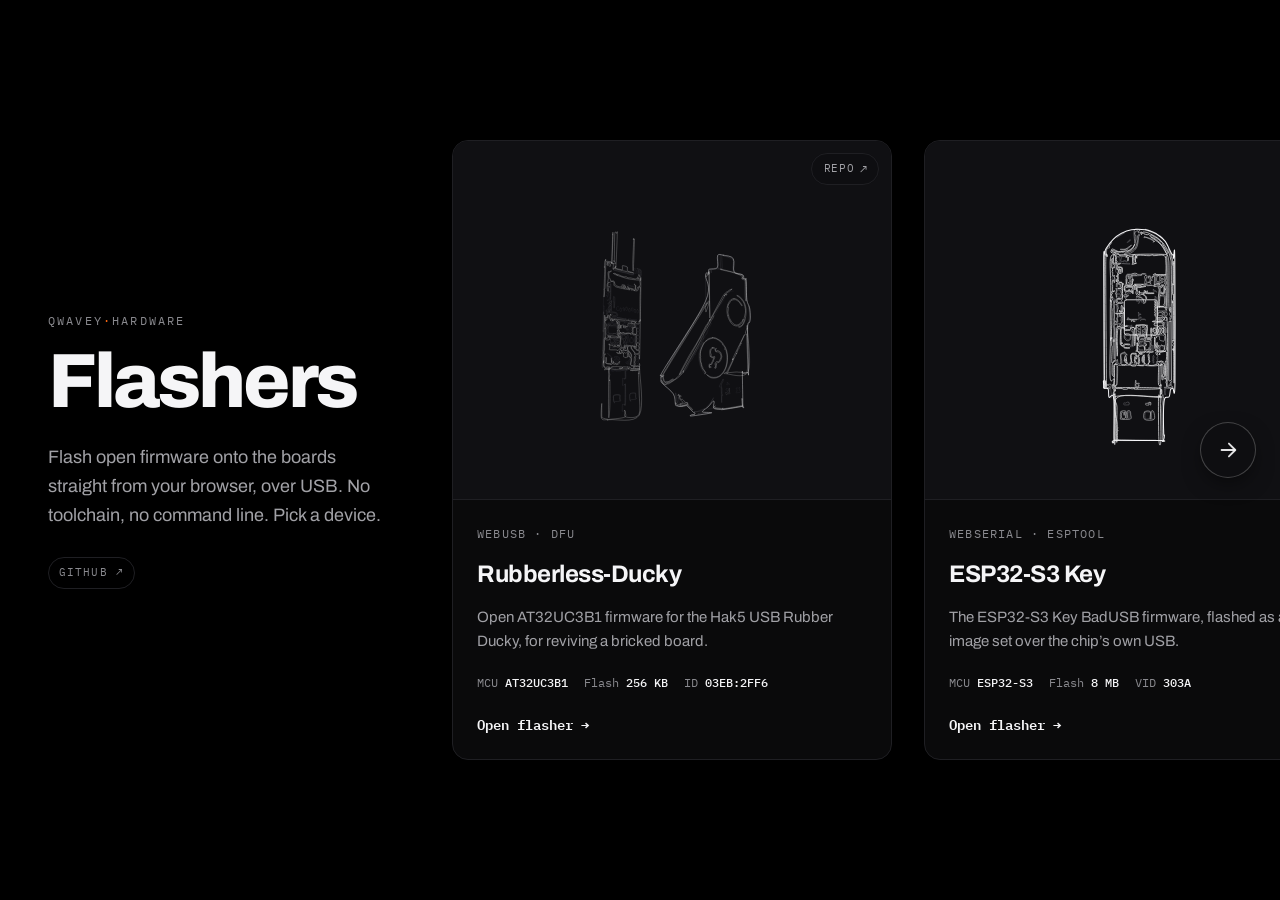
<file: index.html>
<!doctype html>
<html lang="en">
<head>
<meta charset="utf-8">
<meta name="viewport" content="width=device-width, initial-scale=1">
<title>Flashers</title>
<meta name="description" content="Browser flashers for QWavey hardware. Flash firmware straight from the browser over USB — no toolchain, no command line.">
<meta name="color-scheme" content="dark">
<meta name="theme-color" content="#000000">
<link rel="icon" type="image/svg+xml" href="./favicon.svg">
<link rel="preconnect" href="https://fonts.googleapis.com">
<link rel="preconnect" href="https://fonts.gstatic.com" crossorigin>
<link href="https://fonts.googleapis.com/css2?family=Archivo:wght@400;500;600;700;800&family=IBM+Plex+Mono:wght@400;500;600&display=swap" rel="stylesheet">
<link rel="stylesheet" href="./css/style.css">
<style>
  /* ---- horizontal-scroll filmstrip ------------------------------------
     Layout: a fixed <header class="mast"> on the left, a horizontally-
     scrolling row of cards to its right. Vertical scroll is disabled;
     mouse-wheel deltaY is translated to scrollLeft by the script at the
     bottom of <body>. Native two-finger touchpad horizontal (deltaX) and
     Shift+wheel pass through unchanged. On phones (<640px) it falls back
     to a vertical stack. */

  /* Make <body> the scroll container (not <html>). Chromium in particular
     defers to whichever element gets explicit overflow AND has content
     wider than the viewport; when both got overflow-x:auto, one of them
     ended up as the actual scroller and window.scrollBy wrote to the
     wrong one, so mouse-wheel remap never moved the view. Now body is
     unambiguously the scroller and the JS writes to body.scrollLeft. */
  html {
    height: 100vh; height: 100svh;
    overflow: hidden;
    -webkit-tap-highlight-color: transparent;
  }
  * { -webkit-tap-highlight-color: transparent; }
  body {
    overflow-x: auto; overflow-y: hidden;
    height: 100vh; height: 100svh;
    scroll-behavior: auto;
    scrollbar-width: none;
    -ms-overflow-style: none;
    flex-direction: row; align-items: stretch;
    padding: 0; gap: 0;
    /* Hint the browser that scroll-position keeps changing so it can
       promote the scroll container to a compositor-thread layer. Scroll
       updates then don't have to hit the main thread every frame. */
    will-change: scroll-position;
    /* Prevent scroll anchoring — the browser's default behaviour of
       keeping a "reference element" in view when layout shifts. It
       constantly re-evaluates positions during scroll; we don't want
       any of that on this static filmstrip. */
    overflow-anchor: none;
    /* NOTE: `contain: layout style paint` was tried here and reverted.
       Per CSS spec, `contain: layout` on an element creates a new
       containing block for its `position: fixed` descendants — which
       broke both the mast (was scrolling with the cards) and the
       scroll-hint arrow (was pinned inside a card mid-viewport
       instead of at the right edge). The individual cards keep their
       own `contain` — that's the win we actually need. */
  }
  body::-webkit-scrollbar { width: 0; height: 0; display: none; }

  /* --- fixed mast on the left, does NOT scroll with the cards --- */
  .mast {
    position: fixed; left: 0; top: 0;
    width: min(420px, 34vw); height: 100vh;
    padding: 40px 32px 40px 48px;
    display: flex; flex-direction: column; justify-content: center;
    text-align: left; margin: 0;
    background: linear-gradient(90deg, var(--black) 78%, rgba(0,0,0,0));
    z-index: 5; pointer-events: auto;
  }
  .mast h1 { font-size: clamp(48px, 6vw, 88px); line-height: .95; }
  .mast .eyebrow, .mast p { margin-left: 0; margin-right: 0; }
  .mast .mast-github {
    margin-top: 28px; font-family: "IBM Plex Mono", ui-monospace, monospace;
    font-size: 11px; letter-spacing: 0.1em; text-transform: uppercase;
    color: var(--gray-2); text-decoration: none; align-self: flex-start;
    padding: 6px 10px; border: 1px solid var(--line-1); border-radius: 999px;
    transition: color var(--d-2) var(--e-out), border-color var(--d-2) var(--e-out);
  }
  .mast .mast-github:hover { color: var(--white); border-color: var(--line-2); }

  /* --- .wrap becomes the horizontal filmstrip; left-padded to clear the
         fixed mast, right-padded so the last card has breathing room ---
         NOTE: perspective MUST NOT live on .wrap. Per CSS spec, `perspective`
         on an ancestor creates a new containing block for `position: fixed`
         descendants — the mast (which is inside .wrap) was then positioning
         itself relative to .wrap and scrolling horizontally with the cards
         instead of staying pinned to the viewport. Perspective now lives on
         .grid so only the cards get the 3D reference frame. */
  .wrap {
    max-width: none; width: auto;
    display: flex; flex-direction: row; align-items: center;
    gap: 32px; padding: 48px 96px 48px calc(min(420px, 34vw) + 32px);
    min-height: 100vh;
  }

  .grid {
    display: flex; flex-direction: row; gap: 32px;
    grid-template-columns: none;
    flex-shrink: 0;
    /* No perspective needed anymore — we swapped the 3D tilt for a flat
       lift + shadow hover (the pattern the ESP UI actually uses). */
  }

  /* --- card sizing (horizontal filmstrip variant) ---
     Deliberately ONE .card block, not two, and NO `animation` on it.
     The earlier version had a `cardFloat` animation with fill-mode:both
     that kept `transform: scale(1)` applied at animation-cascade level,
     which beats the JS-set inline `element.style.transform` in the
     cascade — the Dock fisheye was being written but immediately
     overridden by the animation's final keyframe. Not any more. */
  .card {
    position: relative;                       /* anchor for the repo chip */
    width: min(440px, 80vw); flex-shrink: 0;
    height: min(620px, 80vh);
    grid-template-rows: 1fr auto;
    z-index: 1;
    /* `contain: layout style paint` isolates the card from the rest of
       the page: transform/style changes inside a card can no longer
       force siblings or ancestors to re-layout. Big win because the JS
       Dock loop writes transform on cards every frame — without
       containment each write forces the grid to re-flow. */
    contain: layout style paint;
    /* NOTE: `content-visibility: auto` was tried and reverted. On a
       five-card row the browser's per-frame intersection check to
       decide whether to render each card ended up costing more than
       the paint it saved, and it caused a visible re-render "flash"
       when a card entered the viewport. Content is small enough that
       painting all 5 is faster than checking all 5. */
    /* Cancel the .card { animation: cardIn } rule from the shared
       css/style.css. That animation's final keyframe has
       `transform: none` with fill-mode:both, which was overriding the
       JS-set inline transform at the CSS animation cascade level. */
    animation: none !important;
    /* JS writes element.style.transform every frame; do NOT list
       transform in the CSS transition and do NOT set it from a keyframe
       animation. Transitions are for hover polish only.
       `border-color` was removed from the list — border transitions
       repaint the entire border rect on every intermediate frame,
       which is expensive during scroll. Border stays a fixed subtle
       color; hover polish comes from background + inset shadow. */
    transition:
      box-shadow 320ms cubic-bezier(0.4, 0, 0.2, 1),
      background 220ms var(--e-out);
    will-change: transform;
    -webkit-tap-highlight-color: transparent;
    -webkit-touch-callout: none;
    outline: none;
  }
  .card .art {
    flex: 1; min-height: 0; overflow: hidden;
    /* The traced SVG images inside are 100+ KB of vector paths. Wrap
       them in a paint-contained box so the compositor can treat the
       whole art region as one bitmap and cache it — scroll then
       translates the cache instead of re-rasterising the SVG.
       NOTE: `contain: strict` was tried here and collapsed the art
       box to zero on mobile — `size` containment plus
       `contain-intrinsic-size: 100% 100%` (percentages don't work
       there, silently fell back to 0×0) meant the browser reserved
       no space at all and the traced figure showed as a thin line.
       `layout paint style` is safe — no size containment, so the
       image sizes to its natural aspect and gets its own layer. */
    contain: layout paint style;
    /* Nudge the browser into promoting this to its own layer. */
    transform: translateZ(0);
  }
  .card:focus { outline: none; }
  .card:focus-visible {
    outline: 2px solid rgba(255, 255, 255, 0.5);
    outline-offset: 4px;
  }
  /* Hover polish — no transform here. JS drives the scale. */
  .card:hover {
    border-color: rgba(255, 255, 255, 0.4);
    background: #14141a;
    filter: brightness(1.10);
    box-shadow:
      0 40px 70px -20px rgba(0, 0, 0, 0.95),
      0 0 0 1px rgba(255, 255, 255, 0.10) inset,
      0 0 60px -12px rgba(255, 255, 255, 0.15);
    z-index: 2;
  }
  /* During active scroll, drop the expensive hover paint (large blur
     shadow, filter, extra glow) — the browser was still painting the
     hovered card's shadow every scroll frame even with the doc-coord
     rect cache. `body.scrolling` is toggled by JS while the scroll RAF
     is live; the moment scroll settles the full hover polish returns. */
  body.scrolling .card:hover {
    filter: none;
    box-shadow: 0 12px 24px -12px rgba(0, 0, 0, 0.6);
    background: #101015;
  }

  /* Global cursor-following spotlight. NO CSS transition on transform —
     the previous version had `transition: transform 200ms` which was
     literally the lag the user was seeing (the light was easing toward
     the target instead of following live). JS sets transform directly
     every animation frame from the last known pointer position, so the
     light stays glued to the cursor. */
  .cursor-light {
    position: fixed; pointer-events: none;
    left: 0; top: 0; width: 520px; height: 520px; margin: -260px;
    border-radius: 50%;
    /* Plain rgba white radial — no mix-blend-mode. blend-modes on a
       fixed-position overlay force a full re-composite of everything
       under it on every scroll frame, which was blocking the scroll
       compositor. A slightly whiter gradient without blend gives the
       same "light source" feel and composites at zero cost. */
    background: radial-gradient(
      circle at center,
      rgba(255, 255, 255, 0.09),
      rgba(255, 255, 255, 0.03) 32%,
      rgba(255, 255, 255, 0) 65%
    );
    z-index: 3;
    opacity: 0;
    transform: translate3d(-9999px, -9999px, 0);
    /* Only opacity transitions (fade in/out); position is live. */
    transition: opacity 240ms ease;
    will-change: transform, opacity;
    /* Force its own compositor layer so it doesn't re-paint with the
       card behind it. */
    isolation: isolate;
    backface-visibility: hidden;
  }
  .cursor-light.on { opacity: 1; }
  /* The spotlight is fixed-position but cards slide under it during
     scroll, so the browser had to re-composite the semi-transparent
     radial overlay against the moving content on every frame. Hiding
     it during active scroll gets rid of that per-frame composite
     cost — the user won't see it flicker because the fade uses the
     existing opacity transition (240 ms). */
  body.scrolling .cursor-light { opacity: 0; }
  /* (Removed the per-card ::after sheen and the cardFloat keyframes.
     The global .cursor-light spotlight above supplies the highlight,
     and the JS Dock fisheye drives the scale — the ::after and the
     keyframe animation only fought with them.) */

  /* --- repo chip that lives in the top-right of every card --- */
  .card-repo {
    position: absolute; top: 12px; right: 12px; z-index: 4;
    display: inline-flex; align-items: center; gap: 6px;
    padding: 6px 10px 6px 12px; border-radius: 999px;
    background: rgba(15, 15, 17, 0.72);
    border: 1px solid var(--line-1);
    color: var(--gray-1);
    font-family: "IBM Plex Mono", ui-monospace, monospace;
    font-size: 11px; letter-spacing: 0.06em; text-transform: uppercase;
    text-decoration: none; cursor: pointer;
    backdrop-filter: blur(8px); -webkit-backdrop-filter: blur(8px);
    transition: color var(--d-2) var(--e-out),
                border-color var(--d-2) var(--e-out),
                background var(--d-2) var(--e-out),
                transform var(--d-2) var(--e-out);
  }
  .card-repo:hover {
    color: var(--white); border-color: var(--line-2);
    background: rgba(24, 24, 28, 0.88);
  }
  .card-repo:active { transform: scale(0.96); }
  .card-repo .arr { font-size: 12px; line-height: 1; }

  /* --- scroll-hint: arrow-in-circle at the right edge, pulses toward the
     right; fades on first scroll and dismounts. The old thin scroll-thumb
     at the bottom is gone — it read as a broken control since it moved
     but users kept trying to drag it. --- */
  /* Two mirror hints — one on the right, one on the left. Only the
     right one shows at page load (jump-to-end). Once the user is at or
     near the right edge, the right hint fades out and the left one
     fades in (jump-back-to-start). Real <button>s so we get focus,
     Enter-to-activate, and correct AT semantics. */
  .scroll-hint {
    position: fixed; top: 50%;
    z-index: 10;
    width: 56px; height: 56px; border-radius: 50%;
    display: flex; align-items: center; justify-content: center;
    background: rgba(15, 15, 17, 0.72);
    border: 1px solid rgba(255, 255, 255, 0.22);
    color: rgba(245, 245, 247, 0.92);
    backdrop-filter: blur(10px); -webkit-backdrop-filter: blur(10px);
    box-shadow: 0 8px 24px -8px rgba(0, 0, 0, 0.8);
    cursor: pointer;
    padding: 0;
    opacity: 0; pointer-events: none;                 /* start hidden */
    transition: opacity .35s ease;
    transform: translateY(-50%);
  }
  .scroll-hint.right { right: 24px; animation: hintPulseR 2s cubic-bezier(0.28, 0.11, 0.32, 1) infinite; }
  .scroll-hint.left  { left:  24px; animation: hintPulseL 2s cubic-bezier(0.28, 0.11, 0.32, 1) infinite; }
  .scroll-hint.on { opacity: 1; pointer-events: auto; }
  .scroll-hint:hover {
    background: rgba(28, 28, 32, 0.86);
    border-color: rgba(255, 255, 255, 0.4);
    color: #fff;
  }
  .scroll-hint.right:active { transform: translateY(-50%) scale(0.94); }
  .scroll-hint.left:active  { transform: translateY(-50%) scale(0.94); }
  .scroll-hint svg { width: 22px; height: 22px; display: block; }
  @keyframes hintPulseR {
    0%, 100% { transform: translateY(-50%) translateX(0);   box-shadow: 0 8px 24px -8px rgba(0, 0, 0, 0.8); }
    50%      { transform: translateY(-50%) translateX(6px); box-shadow: 0 12px 28px -8px rgba(255, 255, 255, 0.18); }
  }
  @keyframes hintPulseL {
    0%, 100% { transform: translateY(-50%) translateX(0);    box-shadow: 0 8px 24px -8px rgba(0, 0, 0, 0.8); }
    50%      { transform: translateY(-50%) translateX(-6px); box-shadow: 0 12px 28px -8px rgba(255, 255, 255, 0.18); }
  }
  @media (prefers-reduced-motion: reduce) {
    html, body { scroll-behavior: auto; }
    .scroll-hint { animation: none; }
    .card { transition: none; animation: none; }
    .card::after { transition: none; }
  }

  /* --- mobile: fall back to vertical stack --- */
  @media (max-width: 640px) {
    html { overflow: visible; height: auto; }
    body { overflow-x: hidden; overflow-y: auto; height: auto;
           scrollbar-width: auto; -ms-overflow-style: auto; }
    body::-webkit-scrollbar { display: initial; width: 8px; height: 8px; }
    body { flex-direction: column; padding: 32px 20px 40px; align-items: stretch; }

    /* Mast: not fixed on mobile, no gradient. Tight type so the intro
       block doesn't push the first card past a full screen height. */
    .mast {
      position: static; width: 100%; height: auto; max-width: none;
      padding: 0 0 20px; background: none; text-align: left;
      display: block;
    }
    .mast h1     { font-size: clamp(40px, 12vw, 60px); line-height: 1; margin: 6px 0 12px; }
    .mast p      { font-size: 15px; line-height: 1.45; margin: 0 0 16px; max-width: 40ch; }
    .mast .eyebrow { margin: 0 0 6px; }
    .mast .mast-github { align-self: flex-start; display: inline-block; }

    /* Wrap: vertical stack under the mast. */
    .wrap {
      flex-direction: column; padding: 0; gap: 20px;
      min-height: 0; perspective: none; width: 100%; align-items: stretch;
    }
    .grid { flex-direction: column; gap: 20px; width: 100%; }

    /* Card: fill screen width. Explicit two-row layout: figure on top
       (fixed-ish height so the art is actually visible — the desktop
       min(620px, 80vh) heights collapsed the SVG to a sliver on a
       narrow portrait viewport), body below. */
    .card {
      width: 100%; height: auto; max-width: 100%;
      display: grid; grid-template-rows: 220px auto;
      --rx: 0deg !important; --ry: 0deg !important; --lift: 0 !important;
    }
    .card:hover { transform: none; scale: 1; }

    .card .art {
      flex: none; height: 220px; min-height: 0;
      display: flex; align-items: center; justify-content: center;
      padding: 16px;
    }
    /* Make the traced img fill the art box with letterboxing, no crop. */
    .card .art img, .card .art svg {
      max-width: 100%; max-height: 100%; width: auto; height: auto;
      object-fit: contain;
    }

    .card .body { padding: 18px 20px 22px; }
    .card-repo { top: 8px; right: 8px; padding: 4px 8px 4px 10px; font-size: 10px; }

    .scroll-hint { display: none; }
    .cursor-light { display: none; }
  }
</style>
<script defer src="./js/traced-draw.js?v=2"></script>
</head>
<body>

<div class="wrap">

  <header class="mast">
    <p class="eyebrow">QWavey<span class="dot">&middot;</span>hardware</p>
    <h1>Flashers</h1>
    <p>Flash open firmware onto the boards straight from your browser, over USB.
      No toolchain, no command line. Pick a device.</p>
    <a class="mast-github" href="https://github.com/QWavey/flashers" target="_blank" rel="noopener">GitHub &#8599;</a>
  </header>

  <main class="grid">

    <a class="card" href="./rubberless-ducky/">
      <div class="art">
        <img class="device traced" src="./rubberless-ducky/assets/figure.svg" alt="USB Rubber Ducky Mk II (2022) — auto-traced from a photo" loading="lazy" decoding="async">
      </div>
      <div class="body">
        <p class="kicker">WebUSB &middot; DFU</p>
        <h2>Rubberless-Ducky</h2>
        <p class="desc">Open AT32UC3B1 firmware for the Hak5 USB Rubber Ducky,
          for reviving a bricked board.</p>
        <div class="meta"><span>MCU <b>AT32UC3B1</b></span><span>Flash <b>256 KB</b></span><span>ID <b>03EB:2FF6</b></span></div>
        <span class="open">Open flasher <span class="arrow">&#8594;</span></span>
      </div>
    </a>

    <a class="card" href="./esp-s3-key/">
      <div class="art"><svg class="device" viewBox="0 0 1150 1142" role="img" aria-label="ESP32-S3 Key, traced">
<path class="case" pathLength="1" d="M514.0 63.3 C493.8 66.4 477.2 74.0 462.0 81.9 C446.8 89.9 435.4 98.8 423.0 111.1 C410.6 123.5 395.1 144.0 387.8 156.0 C380.5 168.0 381.4 170.5 379.4 183.0 C377.4 195.5 376.2 127.8 376.0 231.0 C375.8 334.2 378.3 704.8 378.0 802.0 C377.7 899.2 374.2 810.0 374.2 814.0 C374.2 818.0 377.8 820.7 378.0 826.0 C378.1 831.3 374.9 841.9 375.1 846.0 C375.3 850.1 375.2 849.1 379.0 850.5 C382.9 852.0 394.2 847.1 398.1 854.5 C401.9 861.8 397.7 887.3 402.3 894.9 C407.0 902.5 421.5 865.0 425.7 900.1 C429.9 935.2 425.5 1070.7 427.5 1105.5 C429.6 1140.3 399.1 1108.2 438.0 1109.0 C476.9 1109.8 622.7 1109.3 660.9 1110.3 C699.1 1111.2 665.2 1114.6 667.1 1114.6 C669.0 1114.7 670.7 1116.0 672.5 1110.7 C674.2 1105.5 677.2 1088.8 677.5 1083.0 C677.8 1077.2 674.8 1097.2 674.0 1076.0 C673.3 1054.8 672.1 985.3 673.0 956.0 C673.9 926.7 674.6 910.7 679.3 900.1 C683.9 889.6 696.0 900.1 700.7 892.7 C705.5 885.4 704.8 863.3 707.8 856.1 C710.8 848.9 715.1 855.5 718.7 849.6 C722.4 843.8 728.2 927.6 729.9 821.0 C731.6 714.4 730.1 312.8 728.9 210.1 C727.7 107.4 723.7 208.4 722.5 204.7 C721.4 201.1 723.5 191.8 722.1 188.3 C720.6 184.8 720.8 195.0 714.1 183.7 C707.3 172.5 692.5 136.5 681.5 121.0 C670.5 105.5 657.7 98.4 648.0 91.0 C638.3 83.6 633.8 81.0 623.0 76.4 C612.2 71.8 601.2 65.6 583.0 63.4 C564.8 61.3 534.2 60.2 514.0 63.3 Z"/>
    <path class="chip" pathLength="1" d="M488.2 411.1 H631.9 A9.8 9.8 0 0 1 641.7 420.9 V576.0 A9.8 9.8 0 0 1 631.9 585.8 H488.2 A9.8 9.8 0 0 1 478.4 576.0 V420.9 A9.8 9.8 0 0 1 488.2 411.1 Z"/>
    <path class="edge" pathLength="1" d="M426.0 187.0 C421.4 187.0 416.2 187.0 413.2 194.0 C410.2 201.0 408.4 202.7 408.0 229.0 C407.6 255.3 410.8 321.0 411.0 352.0 C411.2 383.0 408.8 403.8 409.0 415.0 C409.2 426.2 412.0 417.2 412.0 419.0 C412.0 420.8 409.5 395.8 409.0 426.0 C408.5 456.2 408.3 570.3 409.0 600.0 C409.7 629.7 413.0 601.5 413.0 604.0 C413.0 606.5 409.8 582.3 409.0 615.0 C408.2 647.7 405.0 768.5 408.0 800.0 C411.0 831.5 423.9 799.3 426.8 804.0 C429.6 808.7 424.6 823.5 425.0 828.0 C425.4 832.5 428.2 846.0 429.0 831.0 C429.8 816.0 427.8 754.0 430.0 738.0 C432.2 722.0 441.1 736.8 442.0 735.0 C442.8 733.2 436.4 727.4 435.0 727.0 C433.6 726.7 435.2 731.3 433.8 733.0 C432.3 734.7 427.4 727.8 426.2 737.0 C425.1 746.2 427.5 779.2 427.0 788.0 C426.5 796.8 424.5 791.1 423.0 789.8 C421.5 788.4 418.8 788.6 418.0 780.0 C417.2 771.4 417.6 747.0 418.0 738.0 C418.4 729.0 418.2 729.5 420.2 726.0 C422.2 722.5 428.7 719.5 430.0 717.0 C431.3 714.5 429.3 710.4 428.0 711.0 C426.7 711.6 424.0 719.6 422.0 720.8 C420.0 721.9 416.7 730.3 416.0 718.0 C415.3 705.7 418.1 660.8 418.0 647.0 C417.8 633.2 415.2 643.0 415.0 635.0 C414.8 627.0 417.2 605.5 417.0 599.0 C416.8 592.5 414.0 617.5 414.0 596.0 C414.0 574.5 417.0 495.2 417.0 470.0 C417.0 444.8 414.3 454.0 414.0 445.0 C413.7 436.0 414.2 421.7 415.0 416.0 C415.8 410.3 419.1 413.7 419.0 411.0 C418.8 408.3 414.5 402.2 414.0 400.0 C413.5 397.8 415.3 397.7 416.0 398.0 C416.7 398.3 417.4 401.3 418.2 401.8 C419.1 402.3 420.7 401.9 421.0 401.0 C421.2 400.1 420.6 397.2 419.8 396.2 C419.0 395.2 417.0 397.4 416.2 395.0 C415.4 392.6 414.2 384.8 415.0 382.0 C415.8 379.2 420.8 378.7 421.0 378.0 C421.1 377.3 417.0 378.6 416.0 377.8 C415.0 376.9 414.7 374.6 415.0 373.0 C415.3 371.4 416.2 368.6 418.0 368.2 C419.8 367.9 424.0 371.0 426.0 371.0 C428.0 371.0 429.6 369.0 430.0 368.0 C430.3 367.0 428.7 365.1 428.0 365.0 C427.3 365.0 427.3 367.4 426.0 367.8 C424.7 368.1 421.2 371.8 420.2 367.0 C419.2 362.2 420.7 344.7 420.0 339.0 C419.3 333.3 415.8 335.0 416.0 333.0 C416.2 331.0 421.0 328.7 421.0 327.0 C421.0 325.3 416.2 324.0 416.0 323.0 C415.8 322.0 419.1 322.3 419.8 320.8 C420.5 319.3 419.4 315.3 420.2 314.0 C421.1 312.7 423.8 311.3 425.0 313.0 C426.2 314.7 426.4 322.0 427.2 324.0 C428.0 326.0 429.1 327.9 429.8 324.8 C430.4 321.6 431.3 309.8 431.0 305.0 C430.7 300.2 428.2 298.5 428.0 296.0 C427.8 293.5 431.1 290.9 429.8 290.2 C428.5 289.6 421.7 294.4 420.2 292.0 C418.7 289.6 421.5 279.3 420.8 276.0 C420.1 272.7 416.2 273.2 416.0 272.0 C415.9 270.8 419.3 272.0 420.0 269.0 C420.7 266.0 418.6 256.9 420.2 254.0 C421.9 251.1 428.5 253.3 430.0 251.8 C431.5 250.3 430.7 244.9 429.0 245.0 C427.3 245.2 422.1 251.6 420.0 252.8 C417.9 253.9 416.9 257.3 416.2 252.0 C415.5 246.7 416.5 226.8 416.0 221.0 C415.5 215.2 412.8 219.3 413.0 217.0 C413.2 214.7 415.9 208.8 417.2 207.0 C418.6 205.2 420.3 202.7 421.0 206.2 C421.7 209.7 419.6 222.2 421.2 228.0 C422.8 233.8 429.0 240.6 430.8 240.8 C432.5 241.0 432.9 231.4 431.8 229.2 C430.6 227.1 425.0 234.5 424.0 228.0 C423.0 221.5 424.3 196.1 426.0 190.2 C427.7 184.4 432.3 186.4 434.0 193.0 C435.6 199.6 434.8 223.0 436.0 230.0 C437.2 237.0 440.3 230.0 441.0 235.0 C441.7 240.0 439.1 255.7 440.2 260.0 C441.4 264.3 446.3 259.0 447.8 261.0 C449.2 263.0 448.1 272.0 449.0 272.0 C449.9 272.0 451.9 263.0 453.2 261.0 C454.6 259.0 456.5 258.6 457.0 260.2 C457.5 261.9 455.7 269.1 456.0 271.0 C456.4 272.9 458.4 273.8 459.0 271.8 C459.6 269.8 462.1 261.3 459.8 259.0 C457.4 256.7 447.8 258.6 445.0 257.8 C442.2 256.9 442.9 255.1 443.2 254.0 C443.6 252.9 443.5 251.3 447.0 251.0 C450.5 250.7 460.7 248.1 464.0 252.2 C467.3 256.4 466.2 275.2 467.0 276.0 C467.8 276.8 469.2 261.3 469.0 257.0 C468.8 252.7 470.0 252.1 466.0 250.2 C462.0 248.4 448.5 248.4 445.2 246.0 C441.9 243.6 444.2 238.0 446.0 236.0 C447.8 234.0 453.9 234.7 456.0 233.8 C458.1 232.8 461.7 231.0 458.8 230.2 C455.8 229.4 441.6 229.9 438.2 229.0 C434.8 228.1 437.4 226.2 438.2 225.0 C439.0 223.8 443.2 224.0 443.0 222.0 C442.8 220.0 437.4 217.7 437.0 213.0 C436.6 208.3 442.6 198.3 440.8 194.0 C438.9 189.7 430.6 187.0 426.0 187.0 Z"/>
    <path class="edge" pathLength="1" d="M630.0 338.0 C624.6 338.4 622.4 340.6 622.2 341.8 C622.1 342.9 625.0 344.9 629.0 345.0 C633.0 345.0 642.4 342.2 646.0 342.0 C649.6 341.9 650.8 342.5 650.8 344.0 C650.8 345.5 646.2 349.3 646.0 351.0 C645.8 352.7 648.9 351.7 649.8 354.0 C650.6 356.3 651.5 357.0 651.0 365.0 C650.5 373.0 647.7 389.3 647.0 402.0 C646.3 414.7 648.0 432.9 647.0 441.0 C646.0 449.1 642.5 449.1 641.0 450.8 C639.5 452.4 638.8 451.6 638.0 450.8 C637.2 450.0 636.4 451.4 636.0 446.0 C635.6 440.6 637.1 422.7 635.8 418.2 C634.4 413.7 628.1 418.0 628.0 419.0 C627.9 420.0 635.0 422.7 635.0 424.0 C635.0 425.3 628.2 425.7 628.0 427.0 C627.8 428.3 634.0 430.5 634.0 432.0 C634.0 433.5 628.1 435.0 628.0 436.0 C628.0 437.0 632.9 437.0 633.8 438.0 C634.6 439.0 633.9 441.0 633.0 442.0 C632.0 443.0 627.9 442.8 628.0 444.0 C628.2 445.2 633.8 447.7 633.8 449.0 C633.8 450.3 628.0 451.0 628.0 452.0 C628.0 453.0 634.0 453.8 634.0 455.0 C634.0 456.2 628.0 457.7 628.0 459.0 C628.0 460.3 634.0 461.8 634.0 463.0 C634.0 464.2 628.2 464.9 628.2 466.2 C628.2 467.6 634.0 469.7 634.0 471.0 C634.0 472.3 628.4 472.9 628.2 474.2 C628.1 475.6 633.0 477.5 633.0 479.0 C632.9 480.5 627.7 481.8 628.0 483.0 C628.3 484.2 634.6 484.8 634.8 486.0 C634.9 487.2 628.9 488.7 629.0 490.0 C629.2 491.3 634.8 490.3 635.8 494.0 C636.8 497.7 635.6 508.4 635.0 512.0 C634.4 515.6 634.3 514.9 632.0 515.8 C629.7 516.6 623.1 516.5 621.2 517.2 C619.4 517.9 612.5 519.3 621.0 520.0 C629.5 520.7 663.5 516.9 672.0 521.2 C680.5 525.5 670.9 541.3 672.2 545.8 C673.6 550.3 678.0 546.8 680.0 548.2 C682.0 549.6 683.4 549.5 684.0 554.0 C684.6 558.5 685.3 570.3 683.8 575.0 C682.3 579.7 675.5 580.6 675.0 582.0 C674.6 583.4 679.7 582.4 681.0 583.2 C682.3 584.1 682.3 579.5 683.0 587.0 C683.7 594.5 685.0 614.8 685.0 628.0 C684.9 641.2 690.6 659.3 682.8 666.0 C675.0 672.7 645.5 665.1 638.2 668.2 C630.9 671.4 637.8 682.4 639.0 685.0 C640.3 687.6 645.4 685.8 645.8 684.0 C646.1 682.2 641.3 676.3 641.0 674.0 C640.7 671.7 642.2 670.2 644.0 670.2 C645.8 670.2 650.1 671.5 651.8 674.0 C653.4 676.5 653.4 685.0 654.0 685.0 C654.6 685.0 654.2 676.3 655.2 674.0 C656.2 671.7 654.7 671.9 660.0 671.2 C665.3 670.6 682.4 662.4 686.8 670.0 C691.1 677.6 686.8 708.7 686.0 717.0 C685.2 725.3 682.0 719.0 682.0 720.0 C682.0 721.0 685.3 710.2 686.0 723.0 C686.7 735.8 686.3 784.0 686.0 797.0 C685.7 810.0 685.5 799.8 684.0 800.8 C682.5 801.8 676.4 802.0 677.0 803.0 C677.7 804.0 686.4 804.0 687.8 807.0 C689.1 810.0 685.1 817.8 685.0 821.0 C684.9 824.2 686.0 826.7 687.0 826.0 C688.0 825.3 690.3 868.2 691.0 817.0 C691.7 765.8 694.8 569.2 691.0 519.0 C687.2 468.8 675.3 516.2 668.0 516.0 C660.7 515.8 651.3 518.3 647.0 518.0 C642.7 517.7 643.0 525.3 642.2 514.0 C641.4 502.7 641.1 461.5 642.2 450.0 C643.4 438.5 643.5 446.0 649.0 445.0 C654.5 444.0 674.0 444.3 675.0 444.0 C676.0 443.7 658.8 443.7 655.0 443.0 C651.2 442.3 652.0 457.3 652.0 440.0 C652.0 422.7 658.4 356.2 654.8 339.2 C651.1 322.2 635.4 337.6 630.0 338.0 Z"/>
    <path class="edge" pathLength="1" d="M488.0 197.2 C481.5 199.5 486.1 199.1 487.2 199.8 C488.4 200.4 493.5 198.0 494.8 201.0 C496.1 204.0 494.5 215.7 495.0 218.0 C495.5 220.3 497.1 218.1 497.8 215.0 C498.5 211.9 497.6 202.4 499.0 199.2 C500.4 196.0 503.5 196.2 506.0 196.0 C508.5 195.8 512.3 198.5 514.0 198.0 C515.7 197.5 515.2 193.9 516.0 193.2 C516.8 192.6 518.1 188.5 518.8 194.0 C519.4 199.5 520.3 219.2 520.0 226.0 C519.7 232.8 513.8 234.5 517.0 235.0 C520.2 235.5 538.1 230.3 539.0 229.0 C539.8 227.7 524.7 233.6 522.2 227.0 C519.7 220.4 522.4 195.4 524.0 189.2 C525.6 183.1 530.5 188.0 531.8 190.0 C533.1 192.0 532.5 198.5 531.8 201.0 C531.0 203.5 528.0 203.5 527.2 205.0 C526.4 206.5 526.2 208.2 527.0 210.0 C527.8 211.8 530.8 213.7 531.8 216.0 C532.8 218.3 532.5 227.9 533.0 224.0 C533.5 220.0 534.0 197.2 535.0 192.2 C536.0 187.2 537.9 191.9 538.8 194.0 C539.6 196.1 538.8 205.6 540.0 205.0 C541.2 204.3 535.8 192.2 546.0 190.0 C556.2 187.8 588.8 192.3 601.0 192.0 C613.2 191.7 615.0 188.0 619.0 188.0 C623.0 188.0 615.5 191.5 625.0 192.0 C634.5 192.5 665.8 185.0 675.8 191.0 C685.8 197.0 683.5 212.7 685.0 228.0 C686.5 243.3 685.4 273.3 684.8 283.0 C684.1 292.7 689.0 285.5 681.0 286.0 C673.0 286.5 645.0 286.8 637.0 286.0 C629.0 285.2 635.2 280.7 633.0 281.0 C630.8 281.4 616.2 286.7 624.0 288.0 C631.9 289.3 669.9 288.3 680.0 289.0 C690.1 289.7 683.9 288.7 684.8 292.0 C685.6 295.3 685.6 305.3 685.0 309.0 C684.4 312.7 681.0 312.2 681.0 314.0 C681.0 315.8 684.3 316.8 685.0 320.0 C685.7 323.2 685.7 329.8 685.0 333.0 C684.3 336.2 681.1 337.2 681.0 339.0 C681.0 340.8 684.2 341.0 684.8 344.0 C685.4 347.0 685.9 354.7 684.8 357.0 C683.7 359.3 679.5 360.5 678.2 358.0 C676.9 355.5 679.8 345.0 677.0 342.2 C674.2 339.4 663.9 340.0 661.2 341.2 C658.6 342.5 660.6 348.4 661.2 349.8 C661.9 351.2 664.2 350.6 665.0 349.8 C665.8 349.0 665.4 345.9 666.2 345.0 C667.1 344.1 668.5 342.9 670.0 344.2 C671.4 345.6 674.5 347.5 675.0 353.0 C675.4 358.5 674.1 372.9 672.8 377.0 C671.4 381.1 668.2 378.4 667.0 377.8 C665.8 377.1 666.6 374.0 665.8 373.2 C664.9 372.4 663.0 372.0 662.0 373.0 C661.0 374.0 657.5 377.9 660.0 379.0 C662.5 380.1 674.0 382.4 677.0 379.8 C680.0 377.1 676.9 365.8 678.2 363.0 C679.5 360.2 683.5 350.3 684.8 363.0 C686.1 375.7 686.9 425.3 686.0 439.0 C685.0 452.7 678.3 443.9 679.0 445.0 C679.7 446.1 688.2 481.8 690.0 445.8 C691.8 409.8 690.9 270.0 690.0 229.0 C689.1 188.0 686.6 207.2 684.8 200.0 C683.0 192.8 705.5 188.3 679.0 186.0 C652.5 183.7 557.8 184.1 526.0 186.0 C494.2 187.9 494.5 194.9 488.0 197.2 Z"/>
    <path class="edge" pathLength="1" d="M389.0 187.0 C387.2 187.0 386.9 183.8 385.2 190.0 C383.5 196.2 379.9 121.0 379.0 224.0 C378.1 327.0 378.8 710.0 380.0 808.0 C381.2 906.0 384.5 813.2 386.0 812.0 C387.5 810.8 389.0 896.8 389.0 801.0 C389.0 705.2 385.3 337.5 386.0 237.0 C386.7 136.5 392.3 205.5 393.0 198.0 C393.7 190.5 389.7 193.3 390.2 192.0 C390.7 190.7 396.2 190.8 396.0 190.0 C395.8 189.2 390.8 187.0 389.0 187.0 Z"/>
    <path class="edge" pathLength="1" d="M563.2 74.2 C561.7 74.1 557.3 77.9 557.0 79.0 C556.8 80.1 560.7 79.5 561.8 81.0 C562.8 82.5 562.7 87.6 563.2 87.8 C563.8 88.0 563.4 83.7 565.0 82.2 C566.6 80.8 571.2 78.8 573.0 79.0 C574.8 79.3 572.8 82.3 576.0 83.8 C579.2 85.3 588.2 87.6 592.0 88.0 C595.8 88.4 596.8 85.4 599.0 86.2 C601.2 87.1 602.7 92.3 605.0 93.0 C607.3 93.6 608.3 88.6 613.0 90.2 C617.7 91.8 629.1 100.8 633.2 102.8 C637.4 104.8 636.5 101.2 638.0 102.2 C639.5 103.2 639.4 106.5 642.2 108.8 C645.0 111.1 652.4 113.7 654.8 116.0 C657.1 118.3 654.8 121.4 656.2 122.8 C657.6 124.1 660.7 122.7 663.0 124.2 C665.3 125.8 668.6 129.7 669.8 132.0 C671.0 134.3 666.2 130.8 670.2 138.0 C674.2 145.2 690.0 168.2 693.8 175.0 C697.6 181.8 694.0 178.0 693.0 179.0 C692.0 180.0 691.2 185.3 688.0 180.8 C684.8 176.3 679.6 161.0 673.8 152.0 C667.9 143.0 660.3 134.3 653.0 127.0 C645.7 119.7 637.0 113.0 630.0 108.2 C623.0 103.4 614.4 99.5 611.2 98.2 C608.1 97.0 605.8 96.6 611.2 100.8 C616.7 105.0 634.9 115.7 644.0 123.2 C653.1 130.8 658.0 134.9 666.0 146.0 C674.0 157.1 686.6 179.3 691.8 190.0 C697.0 200.7 695.6 200.2 697.0 210.0 C698.4 219.8 699.5 209.8 700.0 249.0 C700.5 288.2 698.2 412.2 700.0 445.0 C701.8 477.8 708.9 479.6 710.8 445.8 C712.6 411.9 711.3 280.8 711.0 242.0 C710.7 203.2 710.5 222.7 709.0 213.0 C707.5 203.3 704.7 192.5 701.8 184.0 C698.9 175.5 696.5 170.3 691.8 162.0 C687.1 153.7 681.6 143.5 673.8 134.0 C666.0 124.5 657.5 114.2 645.0 105.2 C632.5 96.3 610.0 85.3 599.0 80.2 C588.0 75.2 583.5 75.8 579.0 75.0 C574.5 74.2 574.2 74.4 572.0 75.2 C569.8 76.1 567.5 80.2 566.0 80.0 C564.5 79.8 564.7 74.4 563.2 74.2 Z"/>
    <path class="edge" pathLength="1" d="M467.0 440.0 C466.0 438.8 463.7 438.2 463.0 442.0 C462.4 445.8 462.4 458.5 463.0 463.0 C463.6 467.5 467.8 467.9 466.8 469.0 C465.8 470.1 458.8 470.9 457.0 469.8 C455.2 468.6 456.5 462.1 456.0 462.0 C455.5 461.9 453.8 467.3 454.0 469.0 C454.2 470.7 454.7 471.5 457.0 472.0 C459.3 472.5 466.0 474.6 468.0 471.8 C470.0 468.9 468.1 457.9 469.2 455.0 C470.4 452.1 474.1 450.7 475.0 454.2 C475.9 457.7 481.4 472.0 474.8 476.0 C468.1 480.0 439.5 477.2 435.0 478.0 C430.6 478.8 442.7 480.8 448.0 481.0 C453.3 481.1 462.3 478.8 467.0 479.0 C471.7 479.2 474.7 470.3 476.0 482.0 C477.3 493.7 480.6 537.3 474.8 549.0 C468.9 560.7 446.5 529.5 441.0 552.0 C435.5 574.5 441.3 665.0 442.0 684.0 C442.7 703.0 444.8 679.3 445.0 666.0 C445.2 652.7 442.8 622.3 443.0 604.0 C443.2 585.7 444.2 564.3 446.0 556.2 C447.8 548.1 451.8 554.8 454.0 555.2 C456.2 555.7 458.3 547.9 459.0 559.0 C459.7 570.1 457.6 609.0 458.0 622.0 C458.4 635.0 458.9 633.6 461.2 637.0 C463.6 640.4 468.8 639.9 472.0 642.2 C475.2 644.5 474.6 649.5 480.2 650.8 C485.9 652.1 506.2 650.6 506.0 650.0 C505.8 649.4 483.2 649.6 479.0 647.0 C474.8 644.4 477.2 636.2 481.0 634.2 C484.8 632.2 498.2 635.5 502.0 635.0 C505.8 634.5 508.0 631.9 504.0 631.2 C500.0 630.6 483.0 630.1 478.0 631.2 C473.0 632.4 476.0 636.9 474.0 638.0 C472.0 639.1 468.0 638.8 466.0 637.8 C464.0 636.8 462.5 634.3 462.0 632.0 C461.5 629.7 462.0 624.6 463.0 624.2 C464.0 623.9 467.2 630.0 468.0 630.0 C468.8 630.0 468.6 625.6 467.8 624.2 C466.9 622.9 463.8 633.5 463.0 622.0 C462.3 610.5 461.1 566.6 463.2 555.0 C465.4 543.4 473.0 550.9 476.0 552.2 C479.0 553.6 476.3 561.2 481.0 563.0 C485.7 564.8 499.8 563.5 504.0 563.0 C508.2 562.5 509.8 561.2 506.0 560.0 C502.2 558.8 485.4 558.7 481.2 556.0 C477.1 553.3 479.1 546.0 481.0 544.0 C483.0 542.0 491.2 545.1 493.0 544.0 C494.8 542.9 492.9 537.9 491.8 537.2 C490.6 536.5 488.3 540.3 486.0 539.8 C483.7 539.2 479.4 547.3 478.2 534.0 C477.0 520.7 479.2 473.8 479.0 460.0 C478.8 446.2 478.4 453.1 476.8 451.2 C475.1 449.4 470.9 450.9 469.2 449.0 C467.6 447.1 468.0 441.2 467.0 440.0 Z"/>
    <path class="edge" pathLength="1" d="M574.0 686.2 C572.2 688.1 568.5 693.0 567.2 698.0 C565.9 703.0 565.6 713.2 566.0 716.0 C566.4 718.8 569.1 718.0 569.8 715.0 C570.4 712.0 569.3 701.6 570.0 698.0 C570.7 694.4 573.2 690.6 574.0 693.2 C574.8 695.9 575.7 709.0 575.0 714.0 C574.3 719.0 569.4 721.0 570.0 723.0 C570.6 725.0 577.4 723.9 578.8 726.0 C580.1 728.1 573.0 733.6 578.2 735.8 C583.4 737.9 598.9 738.8 610.0 739.0 C621.1 739.2 638.8 739.0 645.0 737.0 C651.2 735.0 644.9 730.0 647.2 727.0 C649.5 724.0 654.4 718.7 659.0 719.0 C663.6 719.3 671.6 725.7 674.8 729.0 C677.9 732.3 677.4 729.8 678.0 739.0 C678.5 748.2 679.3 774.9 678.0 784.0 C676.7 793.1 672.0 792.5 670.0 793.8 C668.0 795.1 666.5 793.6 666.0 792.0 C665.6 790.4 666.2 786.3 667.2 784.0 C668.2 781.7 671.6 786.2 672.0 778.0 C672.4 769.8 671.9 743.2 669.8 735.0 C667.6 726.8 660.3 729.5 659.0 729.0 C657.7 728.5 661.5 730.7 661.8 732.0 C662.1 733.3 662.4 736.3 660.8 737.0 C659.1 737.7 654.0 735.5 652.0 736.0 C650.0 736.5 649.7 724.3 649.0 740.0 C648.3 755.7 645.9 814.9 648.0 830.0 C650.1 845.1 660.4 831.9 661.8 830.8 C663.1 829.6 656.9 837.6 656.0 823.0 C655.1 808.4 654.9 757.3 656.2 743.0 C657.6 728.7 662.5 727.1 664.0 737.2 C665.5 747.4 663.7 792.7 665.0 804.0 C666.3 815.2 670.9 805.8 671.8 804.8 C672.6 803.8 669.2 799.8 670.2 798.0 C671.2 796.2 675.8 795.8 677.8 793.8 C679.7 791.8 681.3 795.1 682.0 786.0 C682.7 776.9 682.7 749.2 682.0 739.0 C681.3 728.8 680.8 729.0 677.8 725.0 C674.8 721.0 668.8 716.4 664.0 715.2 C659.2 714.1 652.3 718.0 649.0 718.0 C645.7 717.9 645.3 715.2 644.0 715.0 C642.7 714.9 641.7 714.1 641.0 717.0 C640.3 720.0 641.0 730.4 640.0 732.8 C639.0 735.1 637.5 730.5 635.0 731.0 C632.5 731.6 630.7 735.2 625.0 736.0 C619.3 736.8 605.5 737.4 601.0 735.8 C596.5 734.1 597.6 728.6 598.2 726.0 C598.9 723.4 604.5 723.2 605.0 720.0 C605.4 716.8 601.3 710.0 601.0 707.0 C600.7 704.0 603.2 706.0 603.0 702.0 C602.8 698.0 601.2 685.7 600.0 683.0 C598.8 680.4 595.9 680.0 596.0 686.0 C596.2 692.0 601.3 711.4 600.8 719.0 C600.3 726.6 595.5 729.6 593.0 731.8 C590.5 733.9 588.6 733.7 586.0 731.8 C583.4 729.8 578.6 727.5 577.2 720.0 C575.9 712.5 578.5 692.6 578.0 687.0 C577.5 681.4 575.8 684.4 574.0 686.2 Z"/>
    <path class="edge" pathLength="1" d="M510.2 548.2 C508.9 550.0 508.6 557.1 509.2 557.8 C509.9 558.4 510.7 552.5 514.0 552.0 C517.3 551.6 526.2 541.4 528.8 555.0 C531.3 568.6 528.7 621.9 529.2 633.8 C529.8 645.6 531.4 634.0 532.0 626.0 C532.6 618.0 532.3 593.2 533.0 586.0 C533.7 578.8 534.5 582.0 536.0 583.0 C537.5 584.0 540.7 588.2 541.8 592.0 C542.8 595.8 540.7 600.8 542.2 606.0 C543.7 611.2 549.4 617.2 550.8 623.0 C552.1 628.8 546.2 637.9 550.2 640.8 C554.3 643.6 570.2 636.7 575.0 640.2 C579.8 643.7 577.6 658.8 578.8 661.8 C580.0 664.7 581.7 661.8 582.0 658.0 C582.2 654.2 579.4 642.2 580.2 639.0 C581.0 635.8 585.5 640.2 586.8 638.8 C588.0 637.3 588.6 631.6 587.8 630.2 C587.0 628.9 583.3 631.1 582.0 630.8 C580.7 630.4 580.2 634.3 580.0 628.0 C579.8 621.7 585.4 599.0 580.8 593.0 C576.1 587.0 557.2 589.9 552.0 592.2 C546.8 594.6 551.0 604.7 549.8 607.0 C548.6 609.3 545.8 609.0 545.0 606.0 C544.2 603.0 545.9 592.7 544.8 589.0 C543.6 585.3 539.1 591.5 538.0 584.0 C536.9 576.5 537.5 551.5 538.2 544.0 C538.9 536.5 533.6 539.5 542.0 539.0 C550.4 538.5 581.1 530.8 588.8 541.0 C596.4 551.2 583.8 589.9 588.0 600.0 C592.2 610.1 609.6 603.9 613.8 601.8 C617.9 599.6 612.3 590.5 613.0 587.0 C613.7 583.5 618.0 583.3 618.0 581.0 C618.0 578.7 613.9 578.0 613.0 573.0 C612.1 568.0 613.4 553.7 612.8 551.2 C612.1 548.7 609.3 551.0 609.0 558.0 C608.7 565.0 611.3 586.5 611.0 593.0 C610.7 599.5 610.3 596.8 607.0 597.0 C603.7 597.1 593.7 603.0 591.2 594.0 C588.7 585.0 592.5 552.5 592.0 543.0 C591.5 533.5 596.7 538.3 588.0 537.2 C579.3 536.1 548.6 535.8 540.0 536.2 C531.4 536.7 537.4 536.5 536.2 540.0 C535.1 543.5 534.2 555.1 533.0 557.0 C531.8 558.9 531.7 552.9 529.0 551.2 C526.3 549.6 520.1 547.5 517.0 547.0 C513.9 546.5 511.5 546.4 510.2 548.2 Z"/>
    <path class="edge" pathLength="1" d="M640.8 892.2 C607.3 891.4 472.4 881.4 439.2 890.2 C406.1 899.0 442.0 909.1 442.0 945.0 C442.0 980.9 438.9 1079.1 439.2 1105.8 C439.6 1132.4 443.2 1112.1 444.0 1105.0 C444.8 1097.9 443.3 1070.5 444.0 1063.0 C444.7 1055.5 448.1 1061.0 448.0 1060.0 C447.8 1059.0 443.3 1059.3 443.0 1057.0 C442.7 1054.7 446.0 1050.5 446.0 1046.0 C446.0 1041.5 443.2 1055.2 443.0 1030.0 C442.8 1004.8 412.2 917.5 445.0 895.0 C477.8 872.5 607.4 895.5 640.0 895.0 C672.6 894.5 674.2 893.0 640.8 892.2 Z"/>
    <path class="edge" pathLength="1" d="M724.0 230.0 C723.3 176.7 724.1 315.0 723.0 332.0 C721.9 349.0 718.1 323.9 717.2 332.2 C716.4 340.6 717.3 373.4 718.0 382.0 C718.8 390.6 720.9 381.5 721.8 384.0 C722.6 386.5 723.0 392.0 723.0 397.0 C723.0 402.0 722.6 410.8 721.8 414.0 C720.9 417.2 718.6 413.5 718.0 416.0 C717.4 418.5 717.4 426.5 718.0 429.0 C718.6 431.5 720.9 402.3 721.8 431.0 C722.6 459.7 723.5 571.0 723.0 601.0 C722.5 631.0 719.7 607.2 719.0 611.0 C718.3 614.8 718.5 621.2 719.0 624.0 C719.5 626.8 722.2 625.7 722.0 628.0 C721.8 630.3 717.9 635.8 718.0 638.0 C718.1 640.2 721.8 637.3 722.8 641.0 C723.8 644.7 724.3 656.5 724.0 660.0 C723.7 663.5 721.8 662.1 721.0 661.8 C720.2 661.4 719.5 658.1 719.0 658.0 C718.5 657.9 717.3 659.8 718.0 661.0 C718.7 662.2 721.8 637.7 723.0 665.0 C724.2 692.3 724.3 827.2 725.0 825.0 C725.7 822.8 727.2 751.2 727.0 652.0 C726.8 552.8 724.7 283.4 724.0 230.0 Z"/>
    <path class="edge" pathLength="1" d="M478.0 360.0 C479.0 365.3 483.1 373.2 485.2 374.8 C487.4 376.3 486.9 370.2 491.0 369.2 C495.1 368.3 506.2 368.0 510.0 369.0 C513.8 370.0 513.1 374.8 514.0 375.0 C514.9 375.1 514.4 371.0 515.2 370.0 C516.1 369.0 518.3 367.7 519.0 369.0 C519.7 370.3 518.8 376.2 519.2 378.0 C519.7 379.8 521.3 385.4 521.8 379.8 C522.3 374.1 521.5 350.1 522.2 344.0 C522.9 337.9 524.6 342.2 526.0 343.2 C527.4 344.2 529.9 346.9 530.8 350.0 C531.6 353.1 530.9 363.0 531.0 362.0 C531.1 361.0 530.2 347.1 531.2 344.0 C532.2 340.9 535.7 340.1 537.0 343.2 C538.3 346.4 539.2 357.7 539.0 363.0 C538.8 368.3 535.8 371.2 536.0 375.0 C536.2 378.8 538.3 386.1 540.0 386.0 C541.7 385.8 545.7 378.0 546.0 374.0 C546.3 370.0 542.3 366.3 542.0 362.0 C541.7 357.7 541.8 350.2 544.0 348.2 C546.2 346.2 548.2 350.7 555.0 350.0 C561.8 349.3 581.5 345.3 585.0 344.0 C588.5 342.7 580.0 341.7 576.0 342.0 C572.0 342.3 566.5 345.3 561.0 346.0 C555.5 346.7 546.0 347.1 543.0 346.0 C540.0 344.9 540.0 340.2 543.0 339.2 C546.0 338.2 557.5 340.5 561.0 340.0 C564.5 339.5 562.0 337.2 564.0 336.2 C566.0 335.3 578.6 334.6 572.8 334.2 C566.9 333.9 534.8 333.5 529.0 334.0 C523.2 334.5 536.2 336.1 538.0 337.2 C539.8 338.4 542.1 340.5 539.8 341.0 C537.4 341.5 528.0 339.2 524.0 340.0 C520.0 340.9 521.8 344.8 516.0 346.0 C510.2 347.2 493.6 346.3 489.2 347.0 C484.9 347.7 488.7 350.0 490.0 350.0 C491.3 350.0 492.5 347.1 497.0 347.0 C501.5 346.9 513.3 348.1 517.0 349.2 C520.7 350.4 519.3 352.0 519.0 354.0 C518.7 356.0 515.4 358.9 515.0 361.0 C514.7 363.1 518.7 365.8 517.0 366.8 C515.3 367.7 507.0 367.7 505.0 366.8 C503.0 365.8 505.4 362.3 504.8 361.0 C504.1 359.7 502.0 358.0 501.0 359.0 C500.0 360.0 501.7 365.5 499.0 366.8 C496.3 368.1 487.8 367.4 485.0 366.8 C482.2 366.1 482.5 366.8 482.0 363.0 C481.5 359.2 480.1 347.8 482.2 344.0 C484.4 340.2 489.4 340.5 495.0 340.0 C500.6 339.5 511.9 343.9 515.8 340.8 C519.6 337.6 517.2 324.6 518.2 321.0 C519.3 317.4 521.4 321.3 522.0 319.0 C522.6 316.7 522.6 309.2 521.8 307.2 C521.0 305.3 517.5 306.3 517.2 307.2 C516.9 308.2 520.0 311.4 520.0 313.0 C520.0 314.6 517.8 313.3 517.0 317.0 C516.2 320.7 519.0 331.7 515.0 335.0 C511.0 338.3 497.2 338.3 493.0 336.8 C488.8 335.3 490.2 330.1 490.0 326.0 C489.8 321.9 492.5 315.3 492.0 312.0 C491.5 308.7 487.8 302.3 487.0 306.0 C486.2 309.7 488.3 327.8 487.0 334.0 C485.7 340.2 480.7 338.7 479.2 343.0 C477.7 347.3 477.0 354.7 478.0 360.0 Z"/>
    <path class="edge" pathLength="1" d="M661.0 836.0 C660.7 830.3 656.1 835.7 655.2 837.0 C654.4 838.3 656.4 842.0 656.0 844.0 C655.6 846.0 652.9 847.5 653.0 849.0 C653.2 850.5 656.7 845.5 657.0 853.0 C657.3 860.5 656.5 886.5 655.0 894.0 C653.5 901.5 648.8 862.3 648.0 898.0 C647.2 933.7 648.0 1073.3 650.0 1108.0 C652.0 1142.7 658.8 1139.5 660.0 1106.0 C661.2 1072.5 657.2 944.5 657.0 907.0 C656.8 869.5 657.9 885.7 659.0 881.0 C660.1 876.3 662.8 881.1 663.8 878.8 C664.8 876.4 665.1 871.0 665.0 867.0 C664.9 863.0 663.5 853.5 663.0 855.0 C662.5 856.5 662.7 872.2 662.0 876.0 C661.3 879.8 659.8 878.6 659.0 877.8 C658.2 876.9 656.7 878.0 657.0 871.0 C657.3 864.0 661.3 841.7 661.0 836.0 Z"/>
    <path class="edge" pathLength="1" d="M420.0 833.0 C419.0 835.7 419.0 847.2 420.0 851.0 C421.0 854.8 424.6 853.3 425.8 856.0 C426.9 858.7 427.3 864.3 427.0 867.0 C426.7 869.7 424.5 869.0 424.0 872.0 C423.5 875.0 423.2 880.8 424.0 885.0 C424.8 889.2 428.3 860.8 429.0 897.0 C429.7 933.2 427.3 1067.2 428.0 1102.0 C428.7 1136.8 432.0 1140.6 433.0 1106.0 C434.0 1071.3 435.0 930.7 434.0 894.0 C433.0 857.3 427.8 891.8 427.0 886.0 C426.2 880.2 428.3 863.5 429.2 859.0 C430.2 854.5 432.0 858.0 432.8 859.0 C433.6 860.0 433.8 865.8 434.0 865.0 C434.2 864.2 435.1 856.6 433.8 854.2 C432.5 851.9 427.6 854.2 426.2 851.0 C424.9 847.8 426.8 838.0 425.8 835.0 C424.7 832.0 421.0 830.4 420.0 833.0 Z"/>
    <path class="edge" pathLength="1" d="M446.0 277.0 C443.0 279.2 446.1 289.5 444.8 292.0 C443.4 294.5 438.9 291.4 438.0 292.0 C437.1 292.6 438.1 295.1 439.2 295.8 C440.3 296.4 443.6 294.1 444.8 296.0 C445.9 297.9 446.1 304.7 446.0 307.0 C445.9 309.3 445.1 309.4 444.0 309.8 C442.9 310.1 440.2 308.0 439.2 309.2 C438.2 310.4 437.8 314.7 438.0 317.0 C438.3 319.3 440.4 323.1 440.8 322.8 C441.1 322.4 439.6 316.5 440.2 315.0 C440.9 313.5 443.9 312.0 444.8 314.0 C445.6 316.0 441.7 324.6 445.2 326.8 C448.7 328.9 462.4 323.0 465.8 327.0 C469.2 331.0 469.2 346.5 465.8 351.0 C462.3 355.5 445.0 352.8 445.0 354.0 C445.0 355.2 462.3 354.3 465.8 358.0 C469.3 361.7 466.4 372.2 466.0 376.0 C465.5 379.8 463.0 379.5 463.0 381.0 C463.0 382.5 465.5 381.3 466.0 385.0 C466.5 388.7 470.3 399.5 466.0 403.0 C461.7 406.5 444.3 402.2 440.0 406.2 C435.7 410.2 435.3 423.4 440.0 427.0 C444.7 430.6 463.2 428.8 468.0 428.0 C472.8 427.2 472.1 422.9 468.8 422.2 C465.5 421.6 452.3 424.5 448.0 424.0 C443.7 423.5 443.7 421.3 443.0 419.0 C442.4 416.7 441.7 412.1 444.0 410.2 C446.3 408.4 454.0 407.6 457.0 408.0 C460.0 408.5 460.0 413.5 462.0 413.0 C464.0 412.5 467.4 417.7 468.8 405.0 C470.1 392.3 468.8 348.8 470.0 337.0 C471.2 325.2 476.0 334.9 476.0 334.0 C476.0 333.1 472.0 333.6 470.0 331.8 C468.0 330.0 466.7 324.6 464.0 323.2 C461.3 321.9 456.7 325.8 454.0 323.8 C451.3 321.7 448.8 317.6 448.0 311.0 C447.2 304.4 446.7 289.3 449.2 284.0 C451.7 278.7 463.5 280.2 463.0 279.0 C462.4 277.8 449.0 274.8 446.0 277.0 Z"/>
    <path class="edge" pathLength="1" d="M433.0 839.0 C432.9 841.3 429.2 848.6 435.0 850.8 C440.8 852.9 461.8 851.3 468.0 852.0 C474.2 852.7 467.8 854.5 472.0 855.0 C476.2 855.5 488.8 855.8 493.0 855.0 C497.2 854.2 492.8 850.4 497.0 850.0 C501.2 849.7 512.7 852.8 518.0 853.0 C523.3 853.2 526.3 850.7 529.0 851.0 C531.7 851.4 516.5 854.5 534.0 855.0 C551.5 855.5 614.8 855.0 634.0 854.0 C653.2 853.0 662.3 850.2 649.0 849.0 C635.6 847.8 571.7 846.7 554.0 847.0 C536.3 847.3 547.2 851.0 543.0 851.0 C538.8 851.0 546.5 847.8 529.0 847.0 C511.5 846.2 453.5 847.6 438.0 846.0 C422.5 844.4 436.6 838.4 435.8 837.2 C434.9 836.1 433.1 836.7 433.0 839.0 Z"/>
    <path class="edge" pathLength="1" d="M530.8 133.2 C530.9 132.4 525.7 145.6 520.8 151.0 C515.8 156.4 505.3 163.6 501.0 165.8 C496.7 168.0 499.8 163.1 495.0 164.0 C490.2 164.9 479.5 169.7 472.0 171.0 C464.5 172.3 458.7 174.0 450.0 172.0 C441.3 170.0 426.0 160.2 420.0 159.0 C414.0 157.9 415.5 162.4 414.2 165.0 C412.9 167.6 410.4 172.3 412.2 174.8 C414.0 177.3 421.5 179.6 425.0 180.0 C428.5 180.4 431.3 176.6 433.0 177.2 C434.7 177.9 432.5 182.4 435.2 183.8 C437.9 185.1 445.7 183.9 449.0 185.2 C452.3 186.6 450.7 190.5 455.0 192.0 C459.3 193.5 468.4 194.2 475.0 194.0 C481.6 193.8 493.1 191.9 494.8 190.8 C496.4 189.6 490.6 187.5 485.0 187.0 C479.4 186.6 466.8 188.4 461.0 188.0 C455.2 187.6 452.2 185.9 450.0 184.8 C447.8 183.6 452.5 183.2 447.8 181.2 C443.1 179.2 426.9 175.3 422.0 172.8 C417.1 170.2 413.7 165.8 418.2 166.0 C422.7 166.2 441.0 172.8 449.0 174.0 C457.0 175.2 462.3 172.7 466.0 173.0 C469.7 173.3 469.0 176.2 471.0 176.0 C473.0 175.8 475.8 172.4 478.0 172.0 C480.2 171.7 478.7 175.2 484.0 174.0 C489.3 172.8 504.0 167.8 510.0 164.8 C516.0 161.8 516.5 161.3 520.0 156.0 C523.5 150.7 530.6 134.1 530.8 133.2 Z"/>
    <path class="edge" pathLength="1" d="M629.2 526.2 C623.0 528.5 626.9 537.5 629.2 539.8 C631.5 542.1 640.2 539.5 643.0 540.0 C645.8 540.5 646.3 541.2 646.0 543.0 C645.6 544.8 644.5 549.4 641.0 550.8 C637.5 552.1 628.5 550.3 625.0 551.0 C621.5 551.8 621.0 551.8 620.2 555.2 C619.4 558.7 619.1 570.3 620.2 571.8 C621.4 573.2 626.6 565.6 627.0 564.0 C627.3 562.4 623.0 563.5 622.2 562.0 C621.4 560.5 620.3 556.0 622.2 555.0 C624.2 554.0 631.9 553.2 634.0 556.2 C636.1 559.2 636.2 569.7 634.8 573.0 C633.3 576.3 624.2 575.3 625.2 576.0 C626.3 576.7 638.0 576.1 641.0 577.2 C644.0 578.4 641.3 581.9 643.2 582.8 C645.2 583.7 651.0 584.0 652.8 582.8 C654.5 581.5 655.1 576.4 653.8 575.2 C652.5 574.1 647.4 576.4 645.0 576.0 C642.6 575.6 640.5 576.2 639.2 573.0 C637.9 569.8 636.4 560.0 637.2 557.0 C638.0 554.0 642.1 554.8 644.0 555.0 C645.9 555.2 648.1 555.7 648.8 558.0 C649.4 560.3 647.6 566.8 648.0 569.0 C648.4 571.2 650.6 573.3 651.0 571.0 C651.4 568.7 648.7 557.5 650.2 555.0 C651.7 552.6 658.7 552.7 660.0 556.2 C661.3 559.7 656.9 572.7 658.0 576.0 C659.2 579.3 665.8 578.9 666.8 575.8 C667.8 572.6 663.5 560.8 664.0 557.0 C664.6 553.2 668.5 553.2 670.0 553.0 C671.5 552.9 672.7 552.3 673.0 556.0 C673.3 559.7 671.7 571.8 672.0 575.0 C672.4 578.2 674.5 578.7 675.0 575.0 C675.5 571.3 678.5 557.0 675.0 553.0 C671.5 549.0 658.3 552.3 654.0 550.8 C649.7 549.3 649.5 545.8 649.0 544.0 C648.5 542.2 648.0 540.9 651.0 540.2 C654.0 539.5 664.1 542.1 666.8 539.8 C669.4 537.5 673.0 528.5 666.8 526.2 C660.5 524.0 635.5 524.0 629.2 526.2 Z"/>
    <path class="edge" pathLength="1" d="M535.8 677.2 C532.8 676.4 521.1 676.2 517.0 677.0 C512.9 677.8 512.5 679.3 511.2 682.0 C509.9 684.7 508.9 686.8 509.0 693.0 C509.1 699.2 512.3 714.2 512.0 719.0 C511.7 723.8 508.4 719.9 507.2 722.0 C506.1 724.1 506.5 730.3 505.0 731.8 C503.5 733.2 500.5 732.9 498.0 730.8 C495.5 728.6 491.9 724.5 490.2 719.0 C488.6 713.5 489.2 703.1 488.0 698.0 C486.8 692.9 484.7 685.6 483.0 688.2 C481.3 690.9 478.2 709.6 478.0 714.0 C477.8 718.4 481.1 715.9 481.8 714.8 C482.5 713.6 481.6 708.3 482.2 707.0 C482.9 705.7 485.0 706.2 485.8 707.0 C486.6 707.8 487.5 709.5 487.0 712.0 C486.5 714.5 482.5 720.1 483.0 722.0 C483.5 723.9 488.7 722.2 490.0 723.2 C491.3 724.2 492.4 726.2 490.8 728.0 C489.1 729.8 483.6 733.3 480.0 734.0 C476.4 734.7 471.1 731.8 469.0 732.2 C466.9 732.7 461.4 736.3 467.2 736.8 C473.1 737.2 495.4 734.5 504.0 735.0 C512.6 735.5 513.5 739.4 519.0 740.0 C524.5 740.6 535.4 739.8 536.8 738.8 C538.1 737.8 531.0 734.3 527.0 734.0 C523.0 733.7 515.8 737.8 513.0 736.8 C510.2 735.8 510.2 730.1 510.0 728.0 C509.8 725.9 510.7 724.9 512.0 724.2 C513.3 723.6 517.6 725.9 518.0 724.0 C518.3 722.1 514.6 720.0 514.0 713.0 C513.4 706.0 510.7 687.2 514.2 682.0 C517.7 676.8 531.4 682.6 535.0 681.8 C538.6 681.0 538.8 678.0 535.8 677.2 Z"/>
    <path class="edge" pathLength="1" d="M628.2 600.2 C627.7 607.6 628.5 636.9 629.0 646.0 C629.5 655.1 629.9 653.1 631.2 654.8 C632.6 656.4 637.1 654.7 637.0 656.0 C636.8 657.3 628.6 661.6 630.2 662.8 C631.9 663.9 645.3 663.4 646.8 662.8 C648.2 662.1 639.5 661.5 639.0 659.0 C638.5 656.5 643.6 651.0 644.0 648.0 C644.3 645.0 641.2 642.5 641.2 641.0 C641.2 639.5 642.2 637.8 644.0 639.0 C645.8 640.2 650.9 645.2 651.8 648.0 C652.6 650.8 648.8 654.3 649.0 656.0 C649.2 657.7 652.2 656.9 652.8 658.0 C653.3 659.1 648.4 662.1 652.2 662.8 C656.1 663.4 671.7 665.9 675.8 661.8 C679.9 657.7 677.4 641.7 676.8 638.2 C676.1 634.8 674.1 641.3 672.0 641.0 C669.9 640.6 666.5 636.0 664.0 636.0 C661.5 636.0 659.0 640.2 657.0 640.8 C655.0 641.4 654.5 641.1 652.0 639.8 C649.5 638.5 644.1 635.8 642.2 633.0 C640.4 630.2 641.7 621.4 641.0 623.0 C640.3 624.7 638.1 639.0 638.0 643.0 C638.0 647.0 641.2 646.0 640.8 647.0 C640.3 648.0 636.9 653.5 635.2 649.0 C633.6 644.5 631.5 627.8 631.0 620.0 C630.5 612.2 632.5 605.3 632.0 602.0 C631.5 598.7 628.7 592.9 628.2 600.2 Z"/>
    <path class="edge" pathLength="1" d="M710.0 517.0 L700.0 518.0 L699.0 810.0 L703.0 815.0 L712.0 810.0 Z"/>
    <path class="edge" pathLength="1" d="M541.2 627.2 C540.6 633.1 541.0 656.5 540.0 663.0 C539.0 669.5 534.9 665.6 535.0 666.0 C535.2 666.4 538.8 664.7 541.0 665.2 C543.2 665.8 546.6 667.8 548.0 669.2 C549.4 670.7 548.3 672.9 549.2 674.0 C550.2 675.1 552.9 674.7 553.8 676.0 C554.6 677.3 551.9 680.9 554.2 681.8 C556.6 682.6 566.0 681.6 568.0 681.0 C569.9 680.4 568.2 678.8 566.0 678.2 C563.8 677.7 556.7 678.8 555.0 677.8 C553.3 676.8 552.8 672.7 556.0 672.0 C559.2 671.4 569.2 674.5 574.0 674.0 C578.8 673.5 582.3 669.2 585.0 669.0 C587.7 668.8 587.2 672.8 590.0 673.0 C592.8 673.1 599.8 669.3 602.0 670.0 C604.2 670.7 602.2 676.4 603.0 677.0 C603.8 677.5 603.7 674.4 607.0 673.2 C610.3 672.0 621.6 671.0 622.8 669.8 C623.9 668.6 618.8 666.3 614.0 666.0 C609.2 665.7 598.3 668.2 594.0 668.0 C589.7 667.8 590.8 664.9 588.0 665.0 C585.2 665.2 583.7 668.4 577.0 669.0 C570.3 669.6 553.5 669.9 548.0 668.8 C542.5 667.6 544.7 668.8 544.0 662.0 C543.3 655.2 544.5 633.8 544.0 628.0 C543.5 622.2 541.9 621.4 541.2 627.2 Z"/>
    <path class="edge" pathLength="1" d="M539.2 685.2 C537.6 685.4 533.1 687.0 531.2 692.0 C529.4 697.0 527.7 710.5 528.0 715.0 C528.3 719.5 532.9 717.4 533.0 719.0 C533.0 720.6 527.2 723.8 528.2 724.8 C529.2 725.8 537.2 723.2 539.0 725.0 C540.8 726.8 533.7 733.5 539.2 735.8 C544.7 738.1 566.5 738.7 572.0 738.8 C577.5 738.8 575.2 736.5 572.0 736.0 C568.8 735.5 556.6 736.5 553.0 736.0 C549.4 735.5 550.7 734.7 550.2 733.0 C549.8 731.3 549.6 727.7 550.2 726.0 C550.9 724.3 553.7 727.8 554.0 723.0 C554.3 718.2 553.2 702.0 552.0 697.0 C550.8 692.0 547.2 694.2 547.0 693.0 C546.8 691.8 550.1 691.3 550.8 690.0 C551.4 688.7 551.5 685.7 550.8 685.2 C550.0 684.7 547.4 685.5 546.2 687.0 C545.1 688.5 543.7 691.5 544.0 694.0 C544.3 696.5 547.4 696.7 548.0 702.0 C548.6 707.3 548.3 721.9 547.8 726.0 C547.3 730.1 547.4 728.4 545.0 726.8 C542.6 725.1 535.4 718.8 533.2 716.0 C531.1 713.2 531.3 711.8 532.2 710.0 C533.1 708.2 537.6 707.0 538.8 705.0 C539.9 703.0 539.6 698.2 539.0 698.0 C538.4 697.8 536.0 704.1 535.0 704.0 C534.0 703.8 532.0 699.2 533.0 697.0 C534.0 694.8 539.7 693.0 540.8 691.0 C541.8 689.0 540.8 685.1 539.2 685.2 Z"/>
    <path class="edge" pathLength="1" d="M549.0 386.0 C549.9 387.0 556.0 388.3 558.0 388.0 C560.0 387.7 558.8 384.5 561.0 384.0 C563.2 383.5 567.5 383.5 571.0 385.2 C574.5 386.9 579.1 390.4 581.8 394.0 C584.5 397.6 585.8 406.0 587.0 407.0 C588.2 408.0 589.6 402.8 588.8 400.0 C587.9 397.2 584.9 393.0 582.0 390.0 C579.1 387.0 572.9 383.8 571.2 382.0 C569.6 380.2 570.0 380.1 572.0 379.2 C574.0 378.4 580.3 376.9 583.0 377.0 C585.7 377.1 581.5 379.5 588.0 380.0 C594.5 380.5 616.2 380.5 622.0 380.0 C627.8 379.5 627.7 377.7 623.0 377.0 C618.3 376.3 599.2 377.6 594.0 375.8 C588.8 373.9 592.7 366.0 592.0 366.0 C591.3 366.0 591.0 374.1 590.0 375.8 C589.0 377.4 587.2 377.4 586.0 375.8 C584.8 374.2 584.6 367.5 582.8 366.2 C580.9 364.9 575.0 367.5 575.0 368.0 C575.0 368.5 581.8 367.7 582.8 369.0 C583.8 370.3 585.5 374.6 581.0 375.8 C576.5 376.9 560.7 377.4 556.0 376.0 C551.3 374.5 553.5 366.0 553.0 367.0 C552.5 368.0 553.7 378.8 553.0 382.0 C552.3 385.2 548.2 385.0 549.0 386.0 Z"/>
    <path class="detail" pathLength="1" d="M554.8 89.2 C554.1 88.3 548.4 86.6 546.2 90.2 C544.1 93.8 542.6 105.5 542.0 111.0 C541.4 116.5 544.3 115.8 542.8 123.0 C541.2 130.2 535.2 148.6 532.8 154.0 C530.3 159.4 531.3 152.6 528.0 155.2 C524.7 157.9 521.6 165.0 513.0 169.8 C504.4 174.5 477.2 181.9 476.2 183.8 C475.2 185.6 497.4 184.9 507.0 180.8 C516.6 176.6 527.9 166.1 534.0 159.0 C540.1 151.9 541.1 148.5 543.8 138.0 C546.5 127.5 548.4 104.1 550.2 96.0 C552.0 87.9 555.4 90.2 554.8 89.2 Z"/>
    <path class="detail" pathLength="1" d="M480.0 671.2 C475.5 670.3 467.5 675.3 464.0 677.2 C460.5 679.2 459.9 676.4 459.2 683.0 C458.5 689.6 460.4 709.2 460.0 717.0 C459.6 724.8 459.1 728.1 457.0 729.8 C454.9 731.4 449.4 730.8 447.2 727.0 C445.0 723.2 445.0 709.4 443.8 707.2 C442.6 705.0 441.6 713.1 440.0 713.8 C438.4 714.4 433.2 707.7 434.2 711.2 C435.3 714.7 441.5 730.7 446.2 734.8 C451.0 738.9 460.1 737.4 462.8 735.8 C465.4 734.1 461.7 727.5 462.2 725.0 C462.8 722.5 466.0 728.2 466.0 721.0 C466.0 713.8 458.9 688.7 462.2 682.0 C465.6 675.3 481.2 680.2 486.0 681.0 C490.8 681.8 490.0 686.4 490.8 686.8 C491.6 687.1 492.6 685.6 490.8 683.0 C489.0 680.4 484.5 672.2 480.0 671.2 Z"/>
    <path class="detail" pathLength="1" d="M588.2 606.2 C588.4 606.7 605.6 607.4 608.8 609.0 C611.9 610.6 610.6 614.6 607.0 615.8 C603.4 616.9 590.2 615.5 587.0 616.0 C583.8 616.5 585.0 618.3 588.0 619.0 C591.0 619.6 602.0 615.3 604.8 620.0 C607.6 624.7 606.1 641.8 604.8 647.0 C603.5 652.2 596.5 649.7 597.0 651.0 C597.6 652.3 606.8 653.7 608.0 655.0 C609.2 656.3 607.5 658.4 604.0 659.0 C600.5 659.6 586.9 658.5 587.2 658.8 C587.6 659.1 602.0 661.2 606.0 660.8 C610.0 660.3 610.3 658.8 611.0 656.0 C611.7 653.2 609.7 647.7 610.0 644.0 C610.3 640.3 613.3 636.2 613.0 634.0 C612.6 631.8 608.4 632.0 608.0 631.0 C607.7 630.0 610.5 631.6 611.0 628.0 C611.4 624.4 611.3 612.9 610.8 609.2 C610.3 605.6 611.7 606.5 608.0 606.0 C604.2 605.5 588.1 605.7 588.2 606.2 Z"/>
    <path class="detail" pathLength="1" d="M672.0 896.0 C670.8 863.5 664.9 892.8 664.0 898.0 C663.2 903.2 666.8 916.7 667.0 927.0 C667.2 937.3 664.8 931.8 665.0 960.0 C665.2 988.2 667.0 1073.8 668.0 1096.0 C669.0 1118.1 670.3 1126.3 671.0 1093.0 C671.7 1059.7 673.2 928.5 672.0 896.0 Z"/>
    <path class="detail" pathLength="1" d="M461.2 966.0 C456.6 971.5 458.9 991.7 459.0 998.0 C459.1 1004.3 453.7 1002.9 462.0 1003.8 C470.3 1004.6 500.8 1006.8 508.8 1003.0 C516.8 999.2 510.3 987.5 510.0 981.0 C509.7 974.5 509.8 967.0 507.0 964.2 C504.2 961.4 495.4 959.1 493.2 964.2 C491.1 969.4 494.4 989.2 494.0 995.0 C493.6 1000.8 492.2 999.0 491.0 999.0 C489.8 999.0 487.7 1000.7 487.0 995.0 C486.3 989.3 491.1 969.8 486.8 965.0 C482.5 960.2 465.8 960.5 461.2 966.0 Z"/>
    <path class="detail" pathLength="1" d="M578.2 968.0 C573.6 974.4 571.1 998.6 579.0 1004.8 C586.9 1010.9 618.3 1011.2 625.8 1004.8 C633.2 998.4 626.2 972.7 623.8 966.2 C621.3 959.8 613.5 960.4 611.2 966.2 C608.9 972.0 610.9 995.7 610.0 1001.0 C609.1 1006.3 606.5 1003.8 606.0 998.0 C605.5 992.2 611.4 971.2 606.8 966.2 C602.1 961.2 582.8 961.6 578.2 968.0 Z"/>
    <path class="detail" pathLength="1" d="M429.0 425.0 C428.0 396.8 423.5 432.3 423.0 436.0 C422.5 439.7 426.0 442.2 426.0 447.0 C426.0 451.8 423.0 461.0 423.0 465.0 C423.0 469.0 425.3 465.0 426.0 471.0 C426.7 477.0 427.5 495.0 427.0 501.0 C426.5 507.0 423.2 505.3 423.0 507.0 C422.9 508.7 425.5 507.7 426.0 511.0 C426.5 514.3 426.5 523.5 426.0 527.0 C425.5 530.5 422.9 525.7 423.0 532.0 C423.2 538.3 426.5 552.7 427.0 565.0 C427.5 577.3 425.7 599.3 426.0 606.0 C426.3 612.7 428.5 635.2 429.0 605.0 C429.5 574.8 430.0 453.2 429.0 425.0 Z"/>
    <path class="detail" pathLength="1" d="M449.0 1107.0 C419.9 1107.2 430.7 1109.6 462.0 1110.0 C493.3 1110.3 639.1 1109.5 637.0 1109.0 C634.8 1108.5 478.2 1106.8 449.0 1107.0 Z"/>
    <path class="detail" pathLength="1" d="M553.0 64.2 C548.7 63.8 532.0 54.8 528.2 65.2 C524.4 75.6 529.3 117.6 530.2 126.8 C531.2 135.9 532.8 124.6 533.8 120.0 C534.7 115.4 536.0 104.1 536.0 99.0 C536.0 93.9 534.8 91.4 533.8 89.2 C532.8 87.1 530.3 88.5 530.0 86.0 C529.8 83.5 529.6 77.0 532.2 74.0 C534.9 71.0 543.5 67.8 546.0 68.2 C548.5 68.7 546.1 74.9 547.2 76.8 C548.4 78.7 552.3 80.7 552.8 79.8 C553.2 78.8 549.8 73.0 550.0 71.0 C550.2 69.0 553.3 68.9 553.8 67.8 C554.3 66.7 557.2 64.7 553.0 64.2 Z"/>
    <path class="detail" pathLength="1" d="M376.2 813.2 C375.8 814.1 375.9 816.6 377.2 818.8 C378.5 820.9 383.8 823.1 384.0 826.0 C384.2 828.9 379.4 832.5 378.2 836.0 C377.1 839.5 375.6 844.7 377.2 847.0 C378.9 849.3 382.9 849.5 388.0 850.0 C393.1 850.5 404.0 852.9 408.0 849.8 C412.0 846.6 414.7 834.0 411.8 831.2 C408.8 828.4 393.7 832.1 390.2 833.0 C386.8 833.9 389.9 836.4 391.2 836.8 C392.5 837.1 396.0 834.6 398.0 835.0 C400.0 835.4 402.2 837.0 403.0 839.0 C403.8 841.0 405.7 845.8 403.0 846.8 C400.3 847.7 390.2 845.6 387.0 844.8 C383.8 844.0 384.2 846.0 384.0 842.0 C383.8 838.0 386.5 825.8 385.8 821.0 C385.1 816.2 381.4 814.5 379.8 813.2 C378.2 811.9 376.7 812.3 376.2 813.2 Z"/>
    <path class="detail" pathLength="1" d="M582.2 63.2 C589.2 66.9 623.7 78.8 638.0 86.2 C652.2 93.6 664.3 106.3 667.8 107.8 C671.3 109.3 663.6 98.9 659.0 95.2 C654.4 91.6 643.7 88.1 640.0 85.8 C636.3 83.5 644.3 84.8 637.0 81.2 C629.7 77.6 605.1 67.2 596.0 64.2 C586.9 61.2 575.2 59.6 582.2 63.2 Z"/>
    <path class="detail" pathLength="1" d="M584.0 290.2 C582.2 291.5 578.3 293.5 578.0 297.0 C577.7 300.5 582.0 304.5 582.0 311.0 C582.0 317.5 578.1 331.5 578.2 335.8 C578.4 340.1 581.6 337.9 582.8 336.8 C583.9 335.6 583.9 328.4 585.0 329.0 C586.1 329.7 584.9 338.9 589.2 340.8 C593.5 342.6 606.4 339.7 611.0 340.0 C615.6 340.4 616.0 343.1 616.8 342.8 C617.6 342.5 619.8 339.0 616.0 338.2 C612.2 337.4 598.3 338.5 594.0 338.0 C589.7 337.5 590.9 337.8 590.2 335.0 C589.5 332.2 590.7 324.7 589.8 321.0 C588.9 317.3 585.0 317.2 585.0 313.0 C585.0 308.8 589.4 300.0 590.0 296.0 C590.6 292.0 589.8 290.2 588.8 289.2 C587.8 288.3 585.8 288.9 584.0 290.2 Z"/>
    <path class="detail" pathLength="1" d="M647.2 500.0 C644.3 501.0 646.4 502.8 647.2 502.8 C648.0 502.8 650.9 500.1 652.0 500.0 C653.1 499.9 653.8 500.2 654.0 502.0 C654.1 503.8 654.1 509.9 653.0 510.8 C651.9 511.6 647.9 506.9 647.2 507.2 C646.6 507.6 645.1 512.0 649.2 512.8 C653.3 513.5 668.5 513.2 671.8 511.8 C675.1 510.3 670.2 505.3 669.0 504.0 C667.7 502.8 665.2 503.3 664.2 504.2 C663.2 505.2 664.2 509.0 663.0 509.8 C661.8 510.6 658.1 510.0 657.0 509.0 C655.9 508.0 655.7 505.5 656.2 504.0 C656.7 502.5 656.5 500.6 660.0 500.0 C663.5 499.4 674.1 498.3 677.0 500.2 C679.9 502.2 675.1 509.8 677.2 511.8 C679.4 513.7 687.8 514.4 689.8 512.0 C691.7 509.6 692.0 499.6 689.0 497.2 C686.0 494.9 675.0 498.5 672.0 497.8 C669.0 497.1 671.6 494.0 670.8 493.0 C669.9 492.0 668.0 491.4 667.0 492.0 C666.0 492.6 668.3 495.4 665.0 496.8 C661.7 498.1 650.2 499.0 647.2 500.0 Z"/>
    <path class="detail" pathLength="1" d="M717.0 606.8 L717.0 433.2"/>
    <path class="detail" pathLength="1" d="M442.0 744.0 C441.2 756.5 440.8 813.2 440.0 828.0 C439.1 842.8 436.5 833.3 437.0 833.0 C437.5 832.7 441.7 839.3 443.0 826.0 C444.3 812.7 445.2 766.7 445.0 753.0 C444.8 739.3 442.8 731.5 442.0 744.0 Z"/>
    <path class="detail" pathLength="1" d="M714.8 816.2 C714.0 816.7 706.5 822.2 705.2 825.0 C703.9 827.8 708.0 831.5 707.0 833.0 C706.0 834.5 702.2 832.3 699.0 834.2 C695.8 836.2 691.3 843.0 688.0 844.8 C684.7 846.6 680.7 844.5 679.2 845.2 C677.8 845.9 673.0 848.4 679.2 849.0 C685.5 849.6 710.6 850.4 716.8 848.8 C722.9 847.1 716.8 839.5 716.0 839.0 C715.2 838.5 714.8 844.3 712.0 845.8 C709.2 847.3 701.7 848.1 699.0 848.0 C696.3 847.9 695.0 847.1 696.0 845.0 C697.0 842.9 702.4 836.4 705.0 835.2 C707.6 834.0 710.9 840.0 711.8 837.8 C712.6 835.6 709.5 825.6 710.0 822.0 C710.5 818.4 715.6 815.7 714.8 816.2 Z"/>
    <path class="detail" pathLength="1" d="M492.0 507.0 C491.5 507.8 490.8 509.5 494.0 510.0 C497.2 510.5 507.7 508.6 511.0 510.2 C514.3 511.9 513.2 520.1 514.0 520.0 C514.8 519.8 515.0 510.7 516.0 509.2 C517.0 507.7 518.7 509.4 519.8 511.0 C520.8 512.6 520.4 517.4 522.2 518.8 C524.1 520.1 529.5 519.4 531.0 519.0 C532.5 518.6 532.5 516.7 531.0 516.2 C529.5 515.7 523.7 517.0 522.2 516.0 C520.8 515.0 519.8 510.8 522.2 510.0 C524.7 509.2 533.7 511.3 537.0 511.0 C540.3 510.6 546.3 508.5 542.0 508.0 C537.6 507.5 517.7 508.4 511.0 508.0 C504.3 507.6 504.3 507.3 502.0 505.8 C499.7 504.3 497.9 499.2 497.0 499.0 C496.1 498.9 497.6 503.7 496.8 505.0 C495.9 506.3 492.5 506.2 492.0 507.0 Z"/>
    <path class="detail" pathLength="1" d="M540.8 281.0 C539.8 280.2 534.1 278.5 529.0 279.0 C523.9 279.5 515.7 283.1 510.0 284.0 C504.3 284.9 498.5 283.7 495.0 284.2 C491.5 284.7 490.7 284.2 489.2 287.0 C487.8 289.8 486.1 298.5 486.2 300.8 C486.3 303.1 488.6 302.9 489.8 300.8 C490.9 298.7 489.5 290.4 493.0 288.2 C496.5 286.1 507.4 287.7 511.0 288.0 C514.6 288.3 513.8 287.7 514.8 290.0 C515.7 292.3 516.4 302.9 516.8 301.8 C517.1 300.6 514.0 286.2 517.0 283.2 C520.0 280.3 531.0 284.4 535.0 284.0 C539.0 283.6 541.8 281.8 540.8 281.0 Z"/>
    <path class="detail" pathLength="1" d="M539.2 396.0 C538.3 397.5 537.8 398.6 539.2 398.8 C540.7 398.9 543.9 396.3 548.0 397.0 C552.1 397.7 559.8 400.0 563.8 403.0 C567.7 406.0 570.4 410.7 571.8 415.0 C573.2 419.3 570.2 427.1 572.2 428.8 C574.2 430.4 581.8 427.9 583.8 425.0 C585.7 422.1 584.3 411.9 584.0 411.2 C583.7 410.6 583.1 418.9 581.8 421.0 C580.4 423.1 577.7 426.1 576.0 423.8 C574.3 421.4 574.1 411.3 571.8 407.0 C569.5 402.7 566.0 400.1 562.0 398.2 C558.0 396.3 550.8 397.1 548.0 395.8 C545.2 394.4 546.5 390.0 545.0 390.0 C543.5 390.1 540.2 394.5 539.2 396.0 Z"/>
    <path class="detail" pathLength="1" d="M698.0 157.0 C698.5 160.5 710.5 189.8 713.8 204.0 C717.1 218.2 717.5 241.5 718.0 242.0 C718.5 242.5 718.0 216.8 716.8 207.0 C715.6 197.2 713.9 191.3 710.8 183.0 C707.7 174.7 697.5 153.5 698.0 157.0 Z"/>
    <path class="detail" pathLength="1" d="M705.0 450.0 C703.5 452.0 702.4 462.0 703.2 465.0 C704.1 468.0 708.9 466.7 710.0 468.0 C711.1 469.3 710.9 471.7 709.8 473.0 C708.6 474.3 703.9 473.4 703.0 476.0 C702.1 478.6 703.1 486.3 704.2 488.8 C705.4 491.3 709.1 489.8 710.0 491.0 C710.9 492.2 710.8 494.8 709.8 496.0 C708.8 497.2 704.6 495.3 704.0 498.0 C703.4 500.7 705.5 511.0 706.0 512.0 C706.5 513.0 706.2 505.7 707.2 504.0 C708.2 502.3 711.2 509.2 712.0 502.0 C712.8 494.8 712.8 468.3 712.0 461.0 C711.2 453.7 707.0 459.3 707.0 458.0 C707.0 456.7 712.3 454.3 712.0 453.0 C711.7 451.7 706.5 448.0 705.0 450.0 Z"/>
    <path class="detail" pathLength="1" d="M521.0 559.0 C519.7 556.5 516.8 558.0 516.0 560.0 C515.2 562.0 515.4 568.5 516.2 571.0 C517.1 573.5 521.0 564.5 521.0 575.0 C521.0 585.5 515.9 624.8 516.0 634.0 C516.1 643.2 520.5 639.8 521.8 630.0 C523.1 620.2 524.1 586.8 524.0 575.0 C523.9 563.2 522.3 561.5 521.0 559.0 Z"/>
    <path class="detail" pathLength="1" d="M660.2 295.2 C657.5 297.0 658.4 304.1 660.2 305.8 C662.0 307.4 668.9 304.7 671.0 305.2 C673.1 305.8 673.0 307.9 673.0 309.0 C673.0 310.1 673.3 311.3 671.0 311.8 C668.7 312.3 661.1 311.0 659.2 312.0 C657.4 313.0 657.9 316.6 660.0 317.8 C662.1 318.9 670.3 317.8 672.0 319.0 C673.7 320.2 672.0 323.9 670.0 324.8 C668.0 325.6 661.9 322.9 660.2 324.2 C658.6 325.6 657.4 331.4 660.2 332.8 C663.0 334.2 674.2 339.0 677.0 332.8 C679.7 326.5 679.6 301.5 676.8 295.2 C674.0 289.0 663.0 293.5 660.2 295.2 Z"/>
    <path class="detail" pathLength="1" d="M534.0 813.2 C533.2 817.6 531.9 834.7 532.2 840.0 C532.5 845.3 533.2 844.0 536.0 844.8 C538.8 845.6 546.4 846.5 549.0 844.8 C551.6 843.0 551.9 835.8 551.8 834.2 C551.6 832.6 548.9 834.1 548.2 835.2 C547.6 836.3 548.9 839.7 548.0 841.0 C547.1 842.3 544.8 843.2 543.0 843.0 C541.2 842.8 538.6 841.8 537.2 840.0 C535.9 838.2 534.7 834.0 535.0 832.0 C535.3 830.0 536.2 828.4 539.0 828.0 C541.8 827.6 549.6 830.3 551.8 829.8 C553.9 829.3 554.2 825.7 551.8 825.0 C549.3 824.3 539.5 827.6 537.0 825.8 C534.5 823.9 537.5 816.1 537.0 814.0 C536.5 811.9 534.8 808.9 534.0 813.2 Z"/>
    <path class="detail" pathLength="1" d="M569.0 545.2 C566.8 545.5 566.9 547.1 568.2 547.8 C569.5 548.4 574.8 547.5 576.8 549.0 C578.7 550.5 579.9 555.0 580.0 557.0 C580.0 559.0 578.8 560.2 577.0 560.8 C575.2 561.3 570.5 558.7 569.2 560.2 C567.9 561.7 567.9 568.3 569.2 569.8 C570.5 571.3 575.4 568.5 577.0 569.2 C578.6 569.9 579.5 572.2 579.0 574.0 C578.5 575.8 575.8 580.0 574.0 580.0 C572.2 580.0 569.2 573.8 568.2 574.2 C567.3 574.7 566.1 581.2 568.2 582.8 C570.4 584.4 578.7 589.9 581.0 583.8 C583.2 577.7 583.8 552.6 581.8 546.2 C579.8 539.8 571.3 545.0 569.0 545.2 Z"/>
    <path class="detail" pathLength="1" d="M647.2 476.0 C644.5 478.7 645.1 488.1 649.0 489.8 C652.9 491.4 667.1 487.0 670.8 485.8 C674.4 484.5 671.5 483.0 670.8 482.2 C670.0 481.4 666.7 481.9 666.2 481.0 C665.8 480.1 665.9 477.5 668.0 477.0 C670.1 476.5 677.0 476.7 678.8 478.0 C680.6 479.3 679.4 483.0 678.8 485.0 C678.2 487.0 673.4 489.1 675.2 489.8 C677.1 490.4 687.5 491.7 689.8 489.0 C692.1 486.2 691.8 475.7 689.0 473.2 C686.2 470.7 676.3 474.5 673.0 474.0 C669.7 473.5 670.3 470.1 669.0 470.0 C667.7 470.0 668.6 472.8 665.0 473.8 C661.4 474.8 649.9 473.3 647.2 476.0 Z"/>
    <path class="detail" pathLength="1" d="M498.0 293.2 C495.7 293.6 494.6 296.0 496.2 296.8 C497.9 297.6 507.0 297.0 508.0 298.0 C508.9 299.0 504.0 302.2 502.0 302.8 C500.0 303.3 497.2 300.9 496.2 301.2 C495.3 301.6 494.8 304.0 496.2 304.8 C497.6 305.6 503.1 303.5 504.8 306.0 C506.4 308.5 506.1 317.0 506.0 320.0 C505.9 323.0 505.7 322.8 504.0 323.8 C502.3 324.8 496.4 325.5 496.0 326.0 C495.6 326.5 500.9 326.0 501.8 327.0 C502.6 328.0 499.9 331.1 501.2 331.8 C502.6 332.4 508.3 333.2 509.8 330.8 C511.3 328.3 509.5 320.1 510.2 317.0 C510.9 313.9 514.2 313.5 514.0 312.0 C513.8 310.5 509.9 311.0 509.2 308.0 C508.5 305.0 511.6 296.7 509.8 294.2 C507.9 291.8 500.3 292.8 498.0 293.2 Z"/>
    <path class="detail" pathLength="1" d="M597.0 294.2 C594.9 295.8 595.7 302.3 596.0 303.8 C596.3 305.2 598.3 304.1 598.8 303.0 C599.3 301.9 597.8 298.1 599.0 297.2 C600.2 296.4 604.8 294.2 605.8 298.0 C606.8 301.8 605.5 315.9 605.0 320.0 C604.5 324.1 604.6 322.2 603.0 322.8 C601.4 323.3 596.5 322.7 595.2 323.2 C593.9 323.7 593.8 325.4 595.2 325.8 C596.7 326.1 601.7 324.2 604.0 325.2 C606.3 326.2 607.9 333.3 608.8 331.8 C609.6 330.2 607.9 318.8 609.2 316.0 C610.6 313.2 615.5 315.4 616.8 314.8 C618.0 314.1 617.9 313.0 616.8 312.2 C615.7 311.4 611.6 313.0 610.2 310.0 C608.9 307.0 611.0 296.9 608.8 294.2 C606.6 291.6 599.1 292.6 597.0 294.2 Z"/>
    <path class="detail" pathLength="1" d="M546.2 545.2 C544.0 546.5 543.9 551.5 545.2 553.0 C546.5 554.5 552.4 553.6 554.0 554.2 C555.6 554.9 555.0 556.1 555.0 557.0 C555.0 557.9 555.5 559.2 554.0 559.8 C552.5 560.3 547.6 558.9 546.2 560.2 C544.9 561.6 544.6 566.4 546.0 568.0 C547.4 569.6 553.3 568.3 554.8 570.0 C556.3 571.7 555.6 576.3 555.0 578.0 C554.4 579.7 552.2 580.5 551.0 580.0 C549.8 579.5 549.0 575.7 548.0 575.2 C547.0 574.7 545.2 575.7 545.2 577.0 C545.3 578.3 546.1 581.8 548.2 582.8 C550.4 583.7 556.2 589.0 558.0 582.8 C559.7 576.5 560.7 551.5 558.8 545.2 C556.8 539.0 548.5 543.9 546.2 545.2 Z"/>
    <path class="detail" pathLength="1" d="M585.0 283.0 C585.6 282.5 571.8 280.7 568.0 281.0 C564.2 281.3 566.0 284.3 562.0 285.0 C558.0 285.7 547.9 284.6 544.2 285.2 C540.6 285.9 543.5 288.5 540.0 289.0 C536.5 289.5 526.2 287.7 523.0 288.2 C519.8 288.7 514.3 291.7 521.0 292.0 C527.7 292.3 555.8 291.3 563.0 290.0 C570.2 288.7 560.3 285.4 564.0 284.2 C567.7 283.1 584.3 283.5 585.0 283.0 Z"/>
    <path class="detail" pathLength="1" d="M659.0 389.2 C655.5 389.6 656.7 391.5 659.0 392.0 C661.3 392.5 670.0 391.1 673.0 392.2 C676.0 393.4 675.9 393.0 676.8 399.0 C677.6 405.0 678.6 422.3 678.0 428.0 C677.4 433.7 672.9 431.4 673.0 433.0 C673.2 434.6 677.6 444.9 678.8 437.8 C679.9 430.6 683.1 398.1 679.8 390.0 C676.5 381.9 662.5 388.9 659.0 389.2 Z"/>
    <path class="detail" pathLength="1" d="M620.2 588.2 C613.7 588.7 631.9 588.1 635.0 590.2 C638.1 592.3 638.3 600.3 639.0 601.0 C639.7 601.6 636.8 595.7 639.0 594.2 C641.2 592.8 649.5 589.5 652.0 592.2 C654.5 595.0 652.1 607.0 654.2 610.8 C656.4 614.6 661.4 614.3 665.0 615.0 C668.6 615.7 674.3 619.4 675.8 614.8 C677.3 610.1 683.3 591.6 674.0 587.2 C664.7 582.8 626.7 587.7 620.2 588.2 Z"/>
    <path class="detail" pathLength="1" d="M414.8 127.2 C412.3 130.1 394.0 151.5 389.2 160.0 C384.4 168.5 386.0 174.2 386.0 178.0 C386.0 181.8 388.0 186.1 389.0 182.8 C390.0 179.5 389.6 163.0 392.2 158.0 C394.9 153.0 402.8 155.3 404.8 152.8 C406.8 150.3 402.6 147.3 404.2 143.0 C405.9 138.7 417.3 124.4 414.8 127.2 Z"/>
    <path class="detail" pathLength="1" d="M455.2 485.2 C454.6 486.7 453.1 492.5 454.2 494.0 C455.4 495.5 460.4 493.7 462.0 494.2 C463.6 494.7 464.0 493.7 464.0 497.0 C464.0 500.3 461.5 510.3 462.0 514.0 C462.5 517.7 466.9 517.5 467.0 519.0 C467.0 520.5 462.1 522.1 462.2 522.8 C462.4 523.4 466.9 529.0 468.0 522.8 C469.1 516.5 469.8 490.4 468.8 485.2 C467.8 480.1 463.8 490.9 462.0 492.0 C460.2 493.1 458.7 492.9 458.0 491.8 C457.3 490.6 458.2 486.3 457.8 485.2 C457.3 484.1 455.8 483.8 455.2 485.2 Z"/>
    <path class="detail" pathLength="1" d="M640.2 295.2 C638.0 299.3 638.1 315.8 639.2 319.8 C640.4 323.8 645.4 318.7 647.0 319.2 C648.6 319.8 649.0 321.1 649.0 323.0 C649.0 324.9 648.6 330.4 647.0 330.8 C645.4 331.1 640.5 325.1 639.2 325.2 C637.9 325.4 637.0 330.5 639.2 331.8 C641.5 333.0 650.5 338.9 652.8 332.8 C655.0 326.7 654.9 301.5 652.8 295.2 C650.7 289.0 642.5 291.1 640.2 295.2 Z"/>
    <path class="detail" pathLength="1" d="M482.0 969.2 C482.7 973.7 485.4 993.1 482.8 998.0 C480.1 1002.9 468.9 1003.3 466.0 998.8 C463.1 994.3 463.6 975.3 465.2 971.0 C466.8 966.7 473.8 970.7 475.8 973.0 C477.7 975.3 476.6 985.3 477.0 985.0 C477.4 984.6 477.4 973.6 478.2 971.0 C479.1 968.4 481.2 964.7 482.0 969.2 Z"/>
    <path class="detail" pathLength="1" d="M552.2 596.0 C556.7 592.6 573.9 593.6 578.0 595.2 C582.1 596.9 578.7 604.5 577.0 605.8 C575.3 607.1 571.2 603.0 568.0 603.0 C564.8 603.0 559.3 605.0 558.0 606.0 C556.7 607.0 557.5 608.8 560.0 609.0 C562.5 609.2 570.2 607.0 573.0 607.2 C575.8 607.4 576.1 608.7 576.8 610.0 C577.4 611.3 581.1 614.0 576.8 615.0 C572.5 616.0 555.1 618.9 551.0 615.8 C546.9 612.6 547.7 599.4 552.2 596.0 Z"/>
    <path class="detail" pathLength="1" d="M512.8 140.2 C510.4 141.1 494.0 153.5 488.0 156.8 C482.0 160.1 482.0 159.5 477.0 160.0 C472.0 160.5 460.4 159.5 458.2 160.0 C456.1 160.5 459.9 162.7 464.0 163.0 C468.1 163.3 476.7 163.7 483.0 161.8 C489.3 159.9 497.0 155.4 502.0 151.8 C507.0 148.2 515.1 139.4 512.8 140.2 Z"/>
    <path class="detail" pathLength="1" d="M434.0 707.8 L434.0 601.2"/>
    <path class="detail" pathLength="1" d="M442.0 484.0 C441.9 485.7 445.3 493.0 445.0 496.0 C444.6 499.0 440.4 498.2 440.0 502.0 C439.7 505.8 443.1 515.9 442.8 519.0 C442.4 522.1 439.3 521.4 438.0 520.8 C436.7 520.1 435.5 514.8 435.0 515.0 C434.5 515.2 434.2 520.4 435.2 521.8 C436.2 523.1 439.2 523.1 441.0 523.0 C442.8 522.9 445.5 524.3 446.0 521.0 C446.5 517.7 443.8 507.0 444.0 503.0 C444.2 499.0 446.7 499.8 447.0 497.0 C447.3 494.2 446.6 488.2 445.8 486.0 C444.9 483.8 442.1 482.3 442.0 484.0 Z"/>
    <path class="detail" pathLength="1" d="M617.0 295.2 C614.7 296.9 616.7 304.7 617.0 305.0 C617.3 305.3 617.2 298.4 619.0 297.2 C620.8 296.1 626.4 292.1 627.8 298.0 C629.1 303.9 626.7 327.0 627.2 332.8 C627.8 338.6 630.4 339.0 631.0 332.8 C631.6 326.5 633.1 301.5 630.8 295.2 C628.4 289.0 619.3 293.6 617.0 295.2 Z"/>
    <path class="detail" pathLength="1" d="M690.0 466.0 C683.0 466.0 655.0 468.7 648.0 466.0 C641.0 463.3 641.0 452.7 648.0 450.0 C655.0 447.3 683.0 450.0 690.0 450.0"/>
    <path class="detail" pathLength="1" d="M427.0 612.0 C426.2 597.4 423.2 616.3 423.0 618.0 C422.8 619.7 425.2 607.3 426.0 622.0 C426.8 636.7 427.8 707.7 428.0 706.0 C428.2 704.3 427.8 626.7 427.0 612.0 Z"/>
    <path class="detail" pathLength="1" d="M485.0 382.0 C482.7 381.5 478.2 385.7 479.2 386.8 C480.2 387.8 489.0 387.0 491.0 388.2 C493.0 389.4 493.0 392.9 491.0 394.0 C489.0 395.1 481.3 395.6 479.0 394.8 C476.7 393.9 477.7 389.5 477.0 389.0 C476.3 388.6 473.7 389.3 475.0 392.0 C476.3 394.7 483.0 404.0 485.0 405.0 C487.0 406.0 484.9 400.0 487.0 398.0 C489.1 396.0 495.8 394.4 497.8 392.8 C499.8 391.1 499.2 389.1 499.0 388.0 C498.7 386.9 497.2 385.9 496.2 386.2 C495.2 386.5 494.9 390.5 493.0 389.8 C491.1 389.1 487.3 382.5 485.0 382.0 Z"/>
    <path class="detail" pathLength="1" d="M578.2 98.2 C572.9 97.5 577.1 103.3 578.2 103.8 C579.4 104.3 579.7 100.0 585.0 101.2 C590.3 102.5 603.7 108.1 610.0 111.2 C616.3 114.4 620.7 117.6 622.8 120.0 C624.8 122.4 621.9 125.6 622.2 125.8 C622.6 126.0 623.8 121.9 625.0 121.2 C626.3 120.6 632.3 123.9 629.8 121.8 C627.3 119.6 618.6 112.1 610.0 108.2 C601.4 104.3 583.5 99.0 578.2 98.2 Z"/>
    <path class="detail" pathLength="1" d="M486.0 579.2 C482.4 580.9 479.3 585.2 478.2 589.0 C477.1 592.8 477.4 598.0 479.2 602.0 C481.0 606.0 485.5 610.8 489.0 612.8 C492.5 614.7 496.5 615.1 500.0 613.8 C503.5 612.5 508.1 609.3 509.8 605.0 C511.4 600.7 511.4 592.3 509.8 588.0 C508.2 583.7 504.0 580.7 500.0 579.2 C496.0 577.8 489.6 577.6 486.0 579.2 Z"/>
    <path class="detail" pathLength="1" d="M436.0 355.0 C435.7 355.9 439.2 358.5 439.0 363.0 C438.8 367.5 435.2 378.5 435.0 382.0 C434.8 385.5 437.1 381.0 437.8 384.0 C438.4 387.0 438.5 400.0 439.0 400.0 C439.5 400.0 441.3 387.0 441.0 384.0 C440.7 381.0 437.9 383.2 437.2 382.0 C436.6 380.8 436.4 378.5 437.0 377.0 C437.6 375.5 440.3 376.2 441.0 373.0 C441.7 369.8 441.8 361.0 441.0 358.0 C440.2 355.0 436.3 354.2 436.0 355.0 Z"/>
    <path class="detail" pathLength="1" d="M435.2 531.2 C429.8 532.0 434.6 535.5 435.2 535.8 C435.9 536.1 437.4 533.1 439.0 533.0 C440.6 532.9 443.8 533.5 444.8 535.0 C445.7 536.5 445.4 540.2 444.8 542.0 C444.2 543.8 439.7 545.3 441.2 545.8 C442.7 546.2 451.3 546.7 453.8 544.8 C456.2 542.8 454.3 535.1 456.0 534.0 C457.7 532.9 463.2 536.2 463.8 538.0 C464.3 539.8 458.4 543.8 459.2 544.8 C460.1 545.8 467.3 546.2 468.8 544.0 C470.2 541.7 473.4 533.4 467.8 531.2 C462.2 529.1 440.7 530.5 435.2 531.2 Z"/>
    <path class="detail" pathLength="1" d="M439.2 332.0 C438.8 334.8 438.6 344.5 439.2 346.8 C439.8 349.1 442.1 347.6 442.8 345.8 C443.4 344.0 442.7 338.0 443.2 336.0 C443.8 334.0 443.7 334.1 446.0 334.0 C448.3 333.9 455.2 333.1 457.0 335.2 C458.8 337.4 456.6 345.0 457.0 347.0 C457.5 349.0 459.3 349.3 459.8 347.0 C460.2 344.7 462.7 336.1 459.8 333.2 C456.8 330.4 445.4 330.2 442.0 330.0 C438.6 329.8 439.7 329.2 439.2 332.0 Z"/>
    <path class="detail" pathLength="1" d="M435.0 435.0 C434.2 435.5 439.4 431.5 440.8 437.0 C442.1 442.5 443.1 462.3 443.0 468.0 C442.9 473.7 439.8 470.3 440.0 471.0 C440.2 471.7 443.0 474.5 444.0 472.0 C445.0 469.5 445.1 459.5 446.2 456.0 C447.4 452.5 451.0 452.3 451.0 451.0 C451.0 449.7 447.1 450.8 446.2 448.0 C445.4 445.2 447.6 436.2 445.8 434.0 C443.9 431.8 435.9 434.5 435.0 435.0 Z"/>
    <path class="detail" pathLength="1" d="M609.8 922.0 C608.6 919.9 606.3 919.3 603.0 920.0 C599.7 920.7 592.8 925.4 590.0 926.0 C587.2 926.5 587.0 922.4 586.0 923.2 C585.0 924.1 584.0 929.2 584.2 931.0 C584.4 932.8 584.2 933.5 587.0 934.0 C589.8 934.5 599.1 934.9 600.8 933.8 C602.4 932.6 596.6 929.0 597.0 927.0 C597.4 925.0 601.5 922.5 603.0 922.0 C604.5 921.5 605.4 922.3 605.8 924.0 C606.1 925.7 604.6 930.5 605.2 932.0 C605.9 933.5 609.0 934.4 609.8 932.8 C610.5 931.1 610.9 924.1 609.8 922.0 Z"/>
    <path class="detail" pathLength="1" d="M716.0 245.2 L716.0 328.8"/>
    <path class="fine" pathLength="1" d="M624.0 688.0 C623.0 687.2 620.9 688.7 620.2 692.0 C619.5 695.3 620.5 704.3 620.0 708.0 C619.5 711.7 616.9 712.3 617.0 714.0 C617.1 715.7 620.1 716.2 620.8 718.0 C621.4 719.8 620.5 723.9 621.0 725.0 C621.5 726.1 623.1 725.8 623.8 724.8 C624.4 723.8 625.2 721.6 625.0 719.0 C624.7 716.4 622.1 711.0 622.2 709.0 C622.4 707.0 626.0 708.3 626.0 707.0 C626.0 705.7 622.0 702.7 622.0 701.0 C622.0 699.3 625.7 699.2 626.0 697.0 C626.3 694.8 625.0 688.9 624.0 688.0 Z"/>
    <path class="fine" pathLength="1" d="M445.2 378.2 C443.0 378.7 443.8 384.8 445.2 385.8 C446.7 386.8 451.9 383.3 454.0 384.2 C456.1 385.1 457.8 388.7 458.0 391.0 C458.2 393.3 457.0 397.1 455.0 397.8 C453.0 398.4 447.6 395.0 446.0 395.0 C444.4 395.1 443.2 397.2 445.2 398.0 C447.2 398.8 455.7 402.3 458.0 399.8 C460.2 397.3 460.9 386.6 458.8 383.0 C456.6 379.4 447.5 377.8 445.2 378.2 Z"/>
    <path class="fine" pathLength="1" d="M604.0 1001.0 C600.5 1001.0 586.5 1006.2 583.0 1001.0 C579.5 995.8 579.5 975.2 583.0 970.0 C586.5 964.8 600.5 970.0 604.0 970.0"/>
    <path class="fine" pathLength="1" d="M553.2 625.0 C554.2 623.4 559.0 620.7 560.0 621.2 C561.0 621.7 558.7 626.7 559.0 628.0 C559.3 629.3 561.2 630.1 562.0 629.0 C562.8 627.9 562.3 622.4 564.0 621.2 C565.7 620.1 570.0 619.9 572.0 622.2 C574.0 624.5 576.6 633.4 575.8 635.0 C574.9 636.6 569.8 632.1 567.0 632.0 C564.2 632.0 561.1 635.0 559.0 634.8 C556.9 634.6 555.2 632.6 554.2 631.0 C553.3 629.4 552.3 626.6 553.2 625.0 Z"/>
    <path class="fine" pathLength="1" d="M537.2 404.2 C536.9 405.1 538.4 415.2 539.2 418.0 C540.0 420.8 540.9 421.1 542.0 421.0 C543.1 420.9 544.5 417.7 546.0 417.2 C547.5 416.8 550.0 417.3 551.0 418.2 C552.0 419.2 552.4 421.4 551.8 423.0 C551.1 424.6 547.0 427.0 547.0 428.0 C547.0 429.0 550.5 430.1 551.8 428.8 C553.1 427.4 555.1 422.3 554.8 420.0 C554.5 417.7 552.3 416.4 550.0 415.2 C547.7 414.0 543.1 414.8 541.0 413.0 C538.9 411.2 537.5 403.4 537.2 404.2 Z"/>
    <path class="fine" pathLength="1" d="M447.2 196.2 C444.6 196.5 447.6 199.8 449.0 200.8 C450.4 201.7 454.4 198.3 455.8 202.0 C457.1 205.7 455.9 219.1 457.2 222.8 C458.6 226.4 462.6 224.4 464.0 223.8 C465.4 223.2 466.4 220.4 465.8 219.2 C465.1 218.1 460.2 220.4 460.0 217.0 C459.9 213.6 466.9 202.5 464.8 199.0 C462.6 195.5 449.9 195.9 447.2 196.2 Z"/>
    <path class="fine" pathLength="1" d="M501.0 968.0 C502.5 968.2 505.2 968.7 506.0 973.0 C506.8 977.3 507.3 989.3 506.0 994.0 C504.7 998.7 499.5 1004.7 498.0 1001.0 C496.5 997.3 496.5 977.5 497.0 972.0 C497.5 966.5 499.5 967.9 501.0 968.0 Z"/>
    <path class="fine" pathLength="1" d="M490.0 584.2 C492.5 583.1 495.4 583.1 498.0 584.2 C500.6 585.3 504.3 588.4 505.8 591.0 C507.2 593.6 507.9 597.2 506.8 600.0 C505.7 602.8 501.8 606.7 499.0 607.8 C496.2 608.9 492.6 608.7 490.0 606.8 C487.4 604.8 484.3 598.6 483.2 596.0 C482.1 593.4 482.1 593.0 483.2 591.0 C484.4 589.0 487.5 585.3 490.0 584.2 Z"/>
    <path class="fine" pathLength="1" d="M501.8 922.0 C500.5 920.0 497.3 918.5 494.0 919.0 C490.7 919.5 484.7 924.4 482.0 925.0 C479.3 925.5 479.1 921.6 478.0 922.2 C476.9 922.9 475.0 927.2 475.2 929.0 C475.4 930.8 475.0 932.4 479.0 933.0 C483.0 933.6 495.2 933.1 499.0 932.8 C502.8 932.5 501.5 932.8 502.0 931.0 C502.5 929.2 503.1 924.0 501.8 922.0 Z"/>
    <path class="fine" pathLength="1" d="M628.2 395.2 C628.2 395.7 633.8 396.9 634.8 398.0 C635.7 399.1 635.1 401.0 634.0 402.0 C632.9 403.0 627.9 403.0 628.0 404.0 C628.2 405.0 635.1 406.7 635.0 408.0 C634.8 409.3 626.9 411.2 627.2 412.0 C627.5 412.8 635.2 415.1 636.8 412.8 C638.4 410.5 637.1 401.1 636.8 398.2 C636.4 395.3 636.2 395.7 634.8 395.2 C633.4 394.7 628.2 394.8 628.2 395.2 Z"/>
    <path class="fine" pathLength="1" d="M680.0 855.0 C678.7 855.0 676.9 852.2 677.0 857.0 C677.2 861.8 680.3 882.2 681.0 884.0 C681.7 885.8 680.3 872.5 681.0 868.0 C681.7 863.5 685.1 859.2 685.0 857.0 C684.8 854.8 681.3 855.0 680.0 855.0 Z"/>
    <path class="fine" pathLength="1" d="M410.0 853.0 C408.2 846.5 404.6 850.0 403.2 856.0 C401.9 862.0 401.7 882.7 402.0 889.0 C402.3 895.3 403.0 892.8 405.0 893.8 C407.0 894.8 413.2 901.8 414.0 895.0 C414.8 888.2 411.8 859.5 410.0 853.0 Z"/>
    <path class="fine" pathLength="1" d="M548.0 475.0 C547.9 478.1 549.3 492.3 550.0 494.0 C550.7 495.7 550.2 486.9 552.0 485.2 C553.8 483.6 559.8 484.7 561.0 484.0 C562.2 483.3 560.0 481.1 559.0 481.0 C558.0 481.0 556.4 484.7 555.0 483.8 C553.6 482.8 551.9 476.7 550.8 475.2 C549.6 473.8 548.1 471.9 548.0 475.0 Z"/>
    <path class="fine" pathLength="1" d="M559.0 515.0 C559.2 515.5 559.8 511.0 563.0 510.0 C566.2 509.0 574.7 508.5 578.0 509.0 C581.3 509.5 582.0 512.8 583.0 513.0 C584.0 513.1 584.5 511.0 584.0 510.0 C583.5 509.0 583.7 507.5 580.0 507.0 C576.3 506.5 565.5 505.7 562.0 507.0 C558.5 508.3 558.8 514.5 559.0 515.0 Z"/>
    <path class="fine" pathLength="1" d="M550.2 648.2 C549.7 648.1 549.5 655.9 550.0 658.0 C550.5 660.1 549.6 660.1 553.2 660.8 C556.8 661.4 569.0 662.1 571.8 661.8 C574.6 661.5 573.1 659.5 570.0 659.0 C566.9 658.5 556.3 660.6 553.0 658.8 C549.7 657.0 550.7 648.4 550.2 648.2 Z"/>
    <path class="fine" pathLength="1" d="M622.2 360.0 C621.9 361.6 621.3 367.2 623.2 368.8 C625.2 370.3 631.4 368.4 634.0 369.2 C636.6 370.1 638.4 374.1 638.8 373.8 C639.1 373.4 638.0 368.5 636.0 367.0 C634.0 365.5 628.8 366.1 627.0 364.8 C625.2 363.5 625.8 360.0 625.0 359.2 C624.2 358.4 622.5 358.4 622.2 360.0 Z"/>
    <path class="fine" pathLength="1" d="M619.0 638.0 C618.3 641.2 617.5 654.0 618.0 658.0 C618.5 662.0 621.3 665.2 622.0 662.0 C622.7 658.8 622.5 643.0 622.0 639.0 C621.5 635.0 619.7 634.8 619.0 638.0 Z"/>
    <path class="fine" pathLength="1" d="M436.0 550.0 L436.0 598.0 Z"/>
    <path class="fine" pathLength="1" d="M479.8 78.2 C482.7 75.8 464.6 84.1 458.0 88.2 C451.4 92.3 436.6 104.4 440.2 102.8 C443.9 101.1 476.8 80.7 479.8 78.2 Z"/>
    <path class="fine" pathLength="1" d="M427.0 295.2 C429.1 296.9 430.3 301.9 428.8 305.0 C427.3 308.1 420.1 312.8 418.0 313.8 C415.9 314.8 415.7 312.0 416.0 311.0 C416.3 310.0 419.1 309.4 419.8 307.8 C420.4 306.1 420.6 303.1 420.0 301.0 C419.4 298.9 415.1 296.0 416.2 295.0 C417.4 294.0 424.9 293.6 427.0 295.2 Z"/>
    <path class="fine" pathLength="1" d="M442.8 272.0 C441.5 272.0 436.3 278.3 435.0 272.0 C433.7 265.7 435.0 240.5 435.0 234.2"/>
    <path class="fine" pathLength="1" d="M464.0 231.0 C464.5 231.7 497.8 234.2 504.0 234.0 C510.2 233.8 507.7 230.5 501.0 230.0 C494.3 229.5 463.5 230.3 464.0 231.0 Z"/>
    <path class="fine" pathLength="1" d="M508.2 644.0 C509.0 645.5 511.9 646.3 513.0 646.0 C514.1 645.7 513.7 642.6 515.0 642.2 C516.3 641.9 518.7 644.4 520.8 643.8 C522.9 643.1 528.6 638.9 527.8 638.2 C527.0 637.6 519.3 640.1 516.0 640.0 C512.7 639.8 509.5 636.6 508.2 637.2 C506.9 637.9 507.4 642.5 508.2 644.0 Z"/>
    <path class="fine" pathLength="1" d="M619.0 1002.0 C618.2 1002.0 614.8 1007.5 614.0 1002.0 C613.2 996.5 613.2 974.5 614.0 969.0 C614.8 963.5 618.2 969.0 619.0 969.0"/>
    <path class="fine" pathLength="1" d="M661.0 640.2 C662.6 637.2 665.9 638.6 667.8 642.0 C669.6 645.4 673.6 657.8 672.0 660.8 C670.4 663.8 660.0 663.4 658.2 660.0 C656.4 656.6 659.4 643.2 661.0 640.2 Z"/>
    <path class="fine" pathLength="1" d="M548.2 405.2 C548.1 405.7 556.4 409.9 559.0 413.0 C561.6 416.1 563.0 423.3 563.8 423.8 C564.6 424.3 564.4 418.3 563.8 416.0 C563.2 413.7 562.6 411.8 560.0 410.0 C557.4 408.2 548.4 404.7 548.2 405.2 Z"/>
    <path class="fine" pathLength="1" d="M446.0 361.2 C443.7 361.5 443.6 363.3 445.2 363.8 C446.9 364.2 453.6 362.0 456.0 364.0 C458.4 366.0 459.3 376.1 459.8 375.8 C460.2 375.4 461.1 364.4 458.8 362.0 C456.5 359.6 448.3 360.9 446.0 361.2 Z"/>
    <path class="fine" pathLength="1" d="M678.0 522.2 C679.4 520.4 683.8 522.1 684.8 526.0 C685.8 529.9 685.4 543.9 684.0 545.8 C682.6 547.6 677.2 540.9 676.2 537.0 C675.2 533.1 676.6 524.1 678.0 522.2 Z"/>
    <path class="fine" pathLength="1" d="M560.8 497.2 C558.7 497.0 551.3 498.1 549.2 500.2 C547.1 502.3 547.6 508.5 548.2 509.8 C548.8 511.0 551.8 508.9 552.8 507.8 C553.7 506.7 552.5 504.2 554.0 503.2 C555.5 502.2 560.6 502.8 561.8 501.8 C562.9 500.8 562.9 497.5 560.8 497.2 Z"/>
    <path class="fine" pathLength="1" d="M475.0 426.0 C474.8 429.0 476.5 446.5 477.0 447.0 C477.5 447.5 478.3 432.5 478.0 429.0 C477.7 425.5 475.2 423.0 475.0 426.0 Z"/>
    <path class="fine" pathLength="1" d="M470.0 220.0 C469.5 221.2 474.3 223.3 476.0 223.0 C477.7 222.7 478.0 218.1 480.0 218.0 C482.0 218.0 486.2 222.3 488.0 222.8 C489.8 223.3 492.5 222.1 491.0 221.0 C489.5 219.9 482.5 216.2 479.0 216.0 C475.5 215.9 470.5 218.8 470.0 220.0 Z"/>
    <path class="fine" pathLength="1" d="M646.0 693.0 C645.5 693.2 639.9 694.2 639.2 697.0 C638.6 699.8 640.9 708.6 642.0 710.0 C643.1 711.3 646.0 707.3 646.0 705.0 C646.0 702.7 642.2 698.0 642.2 696.0 C642.2 694.0 646.5 692.9 646.0 693.0 Z"/>
    <path class="fine" pathLength="1" d="M492.0 379.0 C491.3 380.2 492.7 381.1 494.0 381.0 C495.3 380.8 497.8 378.0 500.0 378.0 C502.2 378.0 505.2 381.1 507.0 381.0 C508.8 380.8 511.0 378.2 511.0 377.0 C511.0 375.8 509.2 374.5 507.0 374.0 C504.8 373.5 500.5 373.2 498.0 374.0 C495.5 374.8 492.7 377.8 492.0 379.0 Z"/>
    <path class="fine" pathLength="1" d="M641.0 529.0 C641.5 530.6 641.8 536.4 640.0 537.8 C638.2 539.1 631.7 538.4 630.2 537.0 C628.7 535.6 630.2 530.1 631.0 529.2 C631.8 528.4 634.0 532.1 635.0 532.0 C636.0 531.8 636.0 528.7 637.0 528.2 C638.0 527.7 640.5 527.4 641.0 529.0 Z"/>
    <path class="fine" pathLength="1" d="M506.8 113.2 C504.6 114.2 492.5 124.7 492.2 125.8 C491.9 126.9 502.6 121.9 505.0 119.8 C507.4 117.7 508.9 112.2 506.8 113.2 Z"/>
    <path class="fine" pathLength="1" d="M516.0 539.0 C518.0 537.3 515.7 536.7 514.0 537.0 C512.3 537.4 508.8 540.8 506.0 541.0 C503.2 541.2 498.3 537.2 497.0 538.0 C495.7 538.9 497.4 544.5 498.2 546.0 C499.1 547.5 499.0 548.2 502.0 547.0 C505.0 545.8 514.0 540.7 516.0 539.0 Z"/>
    <path class="fine" pathLength="1" d="M422.2 406.2 C421.5 408.6 424.0 418.5 425.2 420.8 C426.5 423.0 429.0 422.2 429.8 419.8 C430.5 417.4 431.0 408.5 429.8 406.2 C428.5 404.0 423.0 403.8 422.2 406.2 Z"/>
    <path class="fine" pathLength="1" d="M698.0 726.2 L698.0 758.8"/>
</svg></div>
      <div class="body">
        <p class="kicker">WebSerial &middot; esptool</p>
        <h2>ESP32-S3 Key</h2>
        <p class="desc">The ESP32-S3 Key BadUSB firmware, flashed as a full image
          set over the chip&rsquo;s own USB.</p>
        <div class="meta"><span>MCU <b>ESP32-S3</b></span><span>Flash <b>8 MB</b></span><span>VID <b>303A</b></span></div>
        <span class="open">Open flasher <span class="arrow">&#8594;</span></span>
      </div>
    </a>

    <a class="card" href="./watch-badusb/">
      <div class="art"><svg viewBox="-139.2 0.0 1698.2 1108.0" xmlns="http://www.w3.org/2000/svg" class="device" aria-label="ESP-Watch-BadUSB, traced" role="img">
    <path class="case" d="M314.0 253.1 C282.7 256.9 238.8 269.7 215.0 277.3 C191.2 284.9 187.0 287.9 171.0 298.9 C155.1 309.9 127.8 330.8 119.1 343.2 C110.3 355.5 123.7 357.5 118.6 373.0 C113.4 388.5 95.4 415.8 88.0 436.0 C80.7 456.2 77.4 474.7 74.3 494.0 C71.1 513.3 69.2 527.2 69.0 552.0 C68.8 576.8 70.6 615.2 73.1 643.0 C75.7 670.8 79.3 694.3 84.2 719.0 C89.1 743.7 98.8 769.7 102.7 791.0 C106.6 812.3 103.5 829.9 107.4 847.0 C111.3 864.1 119.8 884.9 126.0 893.8 C132.3 902.8 136.0 899.7 145.0 900.7 C154.0 901.8 166.8 898.1 180.0 900.2 C193.2 902.4 189.2 909.3 224.0 913.7 C258.8 918.2 353.3 927.0 389.0 926.9 C424.7 926.8 408.7 925.7 438.0 913.2 C467.3 900.6 531.3 863.6 565.0 851.8 C598.7 840.0 624.3 845.9 640.0 842.4 C655.7 838.9 653.5 835.5 658.9 830.6 C664.4 825.7 667.5 824.8 672.6 813.0 C677.7 801.2 686.5 776.7 689.6 760.0 C692.6 743.3 694.4 763.7 691.0 713.0 C687.5 662.3 673.9 504.8 668.9 456.0 C663.8 407.2 664.1 431.0 660.5 420.0 C656.9 409.0 652.1 398.7 647.1 390.0 C642.2 381.3 638.0 375.5 630.9 368.0 C623.9 360.5 614.5 350.2 605.0 344.9 C595.5 339.5 597.2 338.9 574.0 336.1 C550.8 333.4 489.5 329.0 466.0 328.2 C442.5 327.3 444.7 331.3 433.0 330.9 C421.3 330.6 403.1 327.8 396.0 326.0 C388.9 324.2 392.1 324.7 390.5 320.0 C388.8 315.3 383.4 305.7 386.1 298.0 C388.8 290.4 403.7 281.2 406.5 274.0 C409.2 266.8 418.0 258.3 402.6 254.8 C387.2 251.3 345.3 249.4 314.0 253.1 Z"/>
    <path class="case" d="M1051.0 143.0 C1064.0 143.3 1112.5 145.1 1125.0 146.2 C1137.5 147.4 1125.1 149.3 1126.2 149.8 C1127.4 150.3 1126.8 146.7 1132.0 149.2 C1137.2 151.7 1151.2 161.9 1157.2 164.8 C1163.2 167.6 1165.8 165.4 1168.0 166.2 C1170.2 167.1 1167.9 168.6 1170.2 169.8 C1172.6 170.9 1179.8 172.2 1182.0 173.2 C1184.2 174.2 1182.7 176.5 1183.2 175.8 C1183.7 175.1 1178.7 168.1 1185.0 169.0 C1191.3 169.9 1212.5 176.9 1221.0 181.2 C1229.5 185.5 1230.2 190.6 1236.2 194.8 C1242.2 198.9 1253.3 203.5 1257.0 206.2 C1260.7 208.9 1256.9 209.2 1258.2 211.0 C1259.5 212.8 1263.8 213.8 1264.8 217.0 C1265.7 220.2 1266.4 220.2 1263.8 230.0 C1261.2 239.8 1247.4 276.4 1249.2 275.8 C1251.1 275.1 1270.2 234.4 1275.0 226.2 C1279.8 218.1 1275.7 224.2 1277.8 227.0 C1279.8 229.8 1282.7 237.3 1287.2 242.8 C1291.7 248.3 1303.0 254.1 1305.0 260.0 C1307.0 265.9 1300.4 272.8 1299.2 278.0 C1298.1 283.2 1297.6 288.5 1298.0 291.0 C1298.4 293.5 1301.1 291.7 1301.8 293.0 C1302.5 294.3 1300.9 295.3 1302.2 298.8 C1303.6 302.3 1306.5 303.0 1309.8 314.0 C1313.1 325.0 1319.5 351.0 1322.0 365.0 C1324.5 379.0 1324.5 384.3 1325.0 398.0 C1325.5 411.7 1325.8 429.8 1325.0 447.0 C1324.2 464.2 1322.7 480.2 1320.0 501.0 C1317.3 521.8 1313.4 548.0 1309.0 572.0 C1304.6 596.0 1297.3 630.8 1293.8 645.0 C1290.3 659.2 1289.0 652.0 1288.0 657.0 C1287.0 662.0 1288.4 671.6 1287.8 675.0 C1287.1 678.4 1285.2 675.4 1284.2 677.2 C1283.3 679.1 1282.2 674.7 1282.0 686.0 C1281.8 697.3 1283.2 733.2 1283.0 745.0 C1282.8 756.8 1282.2 753.5 1280.8 757.0 C1279.3 760.5 1275.7 761.0 1274.2 766.0 C1272.7 771.0 1272.8 783.4 1272.0 786.8 C1271.2 790.1 1269.9 786.8 1269.2 786.0 C1268.6 785.2 1269.5 781.4 1268.0 782.0 C1266.5 782.7 1263.3 788.4 1260.0 789.8 C1256.7 791.1 1250.1 790.8 1248.0 790.0 C1245.9 789.2 1245.8 788.2 1247.2 785.0 C1248.7 781.8 1255.5 773.8 1256.8 771.0 C1258.1 768.2 1256.2 767.2 1255.2 768.2 C1254.2 769.2 1253.8 772.9 1250.8 777.0 C1247.7 781.1 1241.3 789.7 1237.0 792.8 C1232.7 795.8 1229.1 792.9 1225.2 795.2 C1221.4 797.6 1218.2 804.0 1214.0 807.0 C1209.8 810.0 1203.2 811.3 1200.2 813.2 C1197.2 815.2 1198.0 817.3 1196.0 818.8 C1194.0 820.2 1190.5 821.6 1188.0 822.0 C1185.5 822.4 1182.7 820.7 1181.0 821.2 C1179.3 821.7 1183.0 824.2 1178.0 825.0 C1173.0 825.8 1157.3 826.2 1151.0 826.0 C1144.7 825.8 1142.2 823.9 1140.0 824.0 C1137.8 824.1 1139.7 826.3 1138.0 826.8 C1136.3 827.3 1133.7 827.5 1130.0 827.0 C1126.3 826.5 1118.7 823.5 1116.0 824.0 C1113.3 824.5 1118.2 829.5 1114.0 830.0 C1109.8 830.5 1103.0 827.2 1091.0 827.0 C1079.0 826.8 1053.3 829.7 1042.0 829.0 C1030.7 828.3 1033.3 827.3 1023.0 822.8 C1012.7 818.2 999.3 812.4 980.0 801.8 C960.7 791.1 920.5 767.2 907.0 758.8 C893.5 750.3 899.9 752.6 899.0 751.0 C898.2 749.4 898.2 749.0 902.0 749.0 C905.8 749.0 918.4 751.1 922.0 751.0 C925.6 750.9 937.4 749.7 923.8 748.2 C910.1 746.7 855.8 744.0 840.0 742.0 C824.2 740.0 835.7 737.9 829.0 736.2 C822.3 734.5 805.3 733.4 800.0 731.8 C794.7 730.1 803.7 728.4 797.0 726.2 C790.3 724.0 768.1 721.5 760.0 718.8 C751.9 716.1 750.3 712.3 748.2 710.0 C746.2 707.7 750.3 708.8 747.8 705.0 C745.3 701.2 736.5 692.3 733.2 687.0 C729.9 681.7 729.5 683.5 728.0 673.0 C726.5 662.5 722.5 645.7 724.0 624.0 C725.5 602.3 729.0 588.2 737.0 543.0 C745.0 497.8 764.5 390.3 772.2 353.0 C779.9 315.7 779.7 327.7 783.2 319.0 C786.7 310.3 789.3 307.0 793.2 301.0 C797.2 295.0 803.9 285.6 807.0 283.2 C810.1 280.9 810.2 287.6 811.8 286.8 C813.3 285.9 813.9 280.5 816.2 278.0 C818.5 275.5 823.8 273.9 825.8 271.8 C827.7 269.6 824.3 267.5 828.0 265.0 C831.7 262.5 825.0 258.8 848.0 257.0 C871.0 255.2 942.7 253.2 966.0 254.0 C989.3 254.8 985.1 261.5 988.0 262.0 C990.8 262.5 986.3 259.0 983.0 257.2 C979.7 255.4 992.3 251.2 968.0 251.0 C943.7 250.8 857.7 256.6 837.2 256.0 C816.7 255.4 839.9 249.4 845.0 247.2 C850.1 245.1 851.3 244.2 868.0 243.0 C884.7 241.8 927.2 240.3 945.0 240.0 C962.8 239.7 969.8 240.4 975.0 241.2 C980.2 242.0 973.6 242.8 976.2 244.8 C978.9 246.7 985.7 248.3 991.0 253.0 C996.3 257.7 1003.6 265.2 1007.8 273.0 C1011.9 280.8 1014.4 287.8 1015.8 300.0 C1017.2 312.2 1023.8 293.5 1016.0 346.0 C1008.2 398.5 979.8 561.9 969.0 615.0 C958.2 668.1 953.6 656.8 951.2 664.8 C948.9 672.8 953.2 665.0 954.8 663.0 C956.4 661.0 959.0 657.4 960.8 652.8 C962.5 648.1 963.9 638.6 965.2 635.0 C966.6 631.4 966.9 639.0 968.8 631.0 C970.6 623.0 974.3 595.7 976.2 587.0 C978.1 578.3 979.7 581.2 980.0 579.0 C980.3 576.8 973.5 602.3 978.0 574.0 C982.5 545.7 1001.5 438.3 1007.0 409.0 C1012.5 379.7 1008.8 409.7 1011.0 398.0 C1013.2 386.3 1018.7 356.2 1020.0 339.0 C1021.3 321.8 1020.8 306.8 1018.8 295.0 C1016.7 283.2 1011.4 275.0 1007.8 268.0 C1004.1 261.0 999.7 256.4 996.8 253.2 C993.8 250.1 991.3 250.4 990.0 249.0 C988.8 247.6 988.2 245.6 989.2 245.0 C990.2 244.4 992.7 243.4 996.0 245.2 C999.3 247.1 1006.7 254.5 1009.0 256.0 C1011.3 257.4 1011.8 256.1 1009.8 254.0 C1007.8 251.9 1000.1 245.4 997.0 243.2 C993.9 241.1 992.3 240.8 991.0 241.0 C989.7 241.3 990.5 244.1 989.0 244.8 C987.5 245.4 983.8 245.6 982.0 245.0 C980.2 244.4 977.9 241.9 978.2 241.0 C978.5 240.1 982.5 240.7 983.8 239.8 C985.1 238.8 984.0 235.9 986.0 235.2 C988.0 234.6 993.0 236.7 996.0 236.0 C999.0 235.3 995.2 233.7 1004.0 231.2 C1012.8 228.7 1040.5 223.1 1049.0 220.8 C1057.5 218.5 1050.4 217.6 1055.0 217.2 C1059.6 216.9 1075.2 219.5 1076.8 218.8 C1078.3 218.1 1066.0 215.6 1064.2 213.0 C1062.5 210.4 1065.3 205.5 1066.2 203.0 C1067.2 200.5 1069.7 200.7 1070.0 198.0 C1070.3 195.3 1070.2 184.0 1068.0 187.0 C1065.8 190.0 1059.4 211.2 1056.8 216.0 C1054.2 220.8 1051.7 221.2 1052.2 216.0 C1052.8 210.8 1057.9 190.7 1060.2 185.0 C1062.5 179.3 1065.1 183.3 1066.0 182.0 C1066.9 180.7 1066.6 178.4 1065.8 177.2 C1064.9 176.0 1062.9 176.9 1061.0 175.0 C1059.1 173.1 1055.6 169.0 1054.2 166.0 C1052.9 163.0 1041.2 158.2 1053.0 157.2 C1064.8 156.2 1113.3 160.0 1125.0 160.0 C1136.7 160.0 1135.8 158.0 1123.0 157.0 C1110.2 156.0 1061.1 155.1 1048.0 153.8 C1034.9 152.5 1044.4 150.6 1044.2 149.0 C1044.1 147.4 1045.9 145.2 1047.0 144.2 C1048.1 143.2 1038.0 142.7 1051.0 143.0 Z"/>
    <path class="case" d="M398.0 255.2 C383.4 254.9 333.8 253.9 314.0 256.0 C294.2 258.1 288.8 265.5 279.0 267.8 C269.2 270.1 264.7 268.3 255.0 270.0 C245.3 271.7 234.7 273.0 221.0 278.2 C207.3 283.4 181.7 295.8 173.0 301.2 C164.3 306.6 170.7 308.9 169.0 310.8 C167.3 312.6 171.1 306.2 163.0 312.2 C154.9 318.3 126.6 336.9 120.2 347.0 C113.8 357.1 126.6 364.8 124.8 373.0 C122.9 381.2 114.1 387.2 109.2 396.0 C104.3 404.8 100.2 411.3 95.2 426.0 C90.2 440.7 82.7 465.7 79.0 484.0 C75.3 502.3 74.2 519.3 73.0 536.0 C71.8 552.7 71.5 566.3 72.0 584.0 C72.5 601.7 74.2 623.5 76.0 642.0 C77.8 660.5 79.8 676.2 83.0 695.0 C86.2 713.8 91.4 739.2 95.2 755.0 C99.0 770.8 103.5 775.0 106.0 790.0 C108.5 805.0 107.3 829.7 110.0 845.0 C112.7 860.3 119.5 874.7 122.2 882.0 C124.9 889.3 123.9 886.7 126.0 889.0 C128.1 891.3 131.8 894.3 135.0 895.8 C138.2 897.3 137.3 898.0 145.0 898.0 C152.7 898.0 171.2 894.5 181.0 896.0 C190.8 897.5 195.8 904.1 204.0 906.8 C212.2 909.4 214.0 910.8 230.0 912.0 C246.0 913.2 284.7 912.8 300.0 914.0 C315.3 915.2 313.7 918.0 322.0 919.0 C330.3 920.0 335.8 923.5 350.0 920.0 C364.2 916.5 384.9 907.1 407.0 897.8 C429.1 888.5 470.6 869.9 482.8 864.0 C494.9 858.1 484.0 861.0 480.0 862.2 C476.0 863.4 463.3 869.0 459.0 871.2 C454.7 873.5 466.8 870.2 454.0 875.8 C441.2 881.4 399.5 898.4 382.0 904.8 C364.5 911.1 361.3 912.6 349.0 914.0 C336.7 915.4 316.2 913.7 308.0 913.0 C299.8 912.3 305.6 910.3 300.0 910.0 C294.4 909.7 278.4 911.3 274.2 911.0 C270.1 910.7 271.9 909.6 275.0 908.2 C278.1 906.9 290.1 904.3 292.8 902.8 C295.4 901.2 292.0 899.0 291.0 899.0 C290.0 899.0 289.8 901.5 287.0 902.8 C284.2 904.1 280.7 906.0 274.0 906.8 C267.3 907.6 252.0 908.2 247.0 907.8 C242.0 907.3 246.3 904.2 244.0 904.0 C241.7 903.9 239.7 907.4 233.0 907.0 C226.3 906.6 212.3 904.2 204.0 901.8 C195.7 899.3 188.2 893.8 183.0 892.2 C177.8 890.6 175.7 892.6 173.0 892.0 C170.3 891.4 170.7 891.8 167.0 888.8 C163.3 885.8 156.5 880.0 151.0 874.0 C145.5 868.0 135.8 854.2 134.0 853.0 C132.2 851.8 136.2 861.1 140.2 866.8 C144.2 872.4 155.4 883.2 158.0 887.0 C160.6 890.8 157.8 889.3 156.0 889.8 C154.2 890.2 150.8 891.2 147.0 889.8 C143.2 888.3 135.5 881.8 133.0 881.0 C130.5 880.2 132.4 884.2 131.8 885.0 C131.1 885.8 130.0 886.4 129.0 885.8 C128.0 885.1 126.2 882.6 126.0 881.0 C125.9 879.4 128.0 879.7 128.0 876.0 C128.0 872.3 126.1 863.3 126.0 859.0 C125.9 854.7 126.4 852.3 127.2 850.0 C128.1 847.7 130.7 847.8 131.0 845.0 C131.3 842.2 128.9 835.3 129.2 833.0 C129.6 830.7 132.6 833.8 133.0 831.0 C133.4 828.2 132.6 819.2 131.8 816.2 C130.9 813.2 127.8 818.0 128.0 813.0 C128.2 808.0 132.4 790.6 133.0 786.0 C133.5 781.4 132.7 780.7 131.2 785.2 C129.7 789.7 125.2 799.5 124.0 813.0 C122.8 826.5 124.3 856.8 124.0 866.0 C123.7 875.2 123.3 870.8 122.0 868.0 C120.7 865.1 118.0 857.5 116.2 849.0 C114.4 840.5 112.4 829.3 111.0 817.0 C109.6 804.7 109.1 782.3 107.8 775.0 C106.5 767.7 104.0 776.8 103.2 773.0 C102.4 769.2 103.8 756.5 103.0 752.0 C102.1 747.5 100.0 751.3 98.2 746.0 C96.4 740.7 94.7 733.8 92.2 720.0 C89.7 706.2 85.5 683.5 83.0 663.0 C80.5 642.5 78.0 617.0 77.0 597.0 C76.0 577.0 76.5 558.0 77.0 543.0 C77.5 528.0 78.0 520.7 80.0 507.0 C82.0 493.3 86.2 473.3 89.2 461.0 C92.3 448.7 91.8 447.0 98.2 433.0 C104.7 419.0 123.0 391.2 127.8 377.0 C132.6 362.8 123.9 355.4 127.2 348.0 C130.6 340.6 142.3 337.4 147.8 332.8 C153.2 328.1 154.6 313.4 160.0 320.2 C165.4 327.1 176.4 364.7 180.2 374.0 C184.0 383.3 184.8 385.3 182.8 375.8 C180.7 366.3 169.1 328.8 168.0 317.0 C166.9 305.2 169.0 309.5 176.0 305.0 C183.0 300.5 203.7 293.1 210.0 289.8 C216.3 286.5 212.4 285.9 214.0 285.2 C215.6 284.6 218.6 286.1 219.8 285.8 C220.9 285.4 214.3 285.4 221.0 283.2 C227.7 281.1 253.0 274.7 260.0 273.0 C267.0 271.3 262.3 272.4 263.0 273.2 C263.7 274.0 263.1 276.5 264.2 277.8 C265.4 279.0 268.7 281.2 270.0 280.8 C271.3 280.3 270.8 276.4 272.0 275.0 C273.2 273.6 275.0 272.4 277.0 272.2 C279.0 272.0 277.0 275.8 283.8 273.8 C290.6 271.7 300.1 262.3 318.0 260.0 C335.9 257.7 377.8 259.7 391.0 260.0 C404.2 260.3 395.5 260.5 397.0 262.0 C398.5 263.5 400.7 267.3 399.8 269.0 C398.8 270.7 392.7 271.1 391.2 272.2 C389.7 273.4 393.3 272.7 390.8 276.0 C388.3 279.3 379.0 288.3 376.2 292.0 C373.4 295.7 373.7 296.5 374.0 298.0 C374.3 299.5 376.1 296.2 377.8 301.0 C379.5 305.8 382.4 322.5 384.2 327.0 C386.1 331.5 389.5 332.9 388.8 327.8 C388.1 322.6 377.3 305.3 380.0 296.0 C382.7 286.7 401.1 278.3 404.8 272.0 C408.4 265.7 402.9 260.8 401.8 258.0 C400.6 255.2 412.6 255.5 398.0 255.2 Z"/>
    <path class="case" d="M1046.0 138.0 C1031.4 137.8 1043.3 139.3 1042.2 142.0 C1041.1 144.7 1036.3 147.5 1039.2 154.0 C1042.2 160.5 1058.7 170.4 1060.0 181.0 C1061.3 191.6 1054.7 210.7 1047.0 217.8 C1039.3 224.8 1025.3 220.2 1014.0 223.2 C1002.7 226.3 1001.5 233.4 979.0 236.0 C956.5 238.6 900.3 238.0 879.0 239.0 C857.7 240.0 858.2 240.5 851.0 242.2 C843.8 243.9 840.6 246.4 836.0 249.2 C831.4 252.0 825.1 256.8 823.2 259.2 C821.4 261.7 827.5 260.7 824.8 264.0 C822.1 267.2 810.8 276.1 807.0 278.8 C803.2 281.4 804.8 277.1 802.0 280.0 C799.2 282.9 794.0 289.8 790.2 296.0 C786.4 302.2 782.5 309.3 779.2 317.0 C775.9 324.7 780.1 291.3 770.2 342.0 C760.3 392.7 727.9 566.7 720.0 621.0 C712.1 675.3 720.6 655.0 723.0 668.0 C725.4 681.0 731.2 692.2 734.2 699.0 C737.2 705.8 737.4 705.2 741.0 709.0 C744.6 712.8 751.7 718.8 756.0 721.8 C760.3 724.7 757.7 724.1 767.0 726.8 C776.3 729.5 801.7 735.7 812.0 737.8 C822.3 739.9 807.2 726.7 829.0 739.2 C850.8 751.7 917.0 797.2 943.0 812.8 C969.0 828.4 975.2 828.8 985.0 832.8 C994.8 836.8 996.2 836.1 1002.0 837.0 C1007.8 837.9 1013.7 838.5 1020.0 838.0 C1026.3 837.5 1032.3 834.5 1040.0 834.0 C1047.7 833.5 1058.5 835.5 1066.0 835.0 C1073.5 834.5 1079.5 831.3 1085.0 831.0 C1090.5 830.7 1093.2 833.0 1099.0 833.0 C1104.8 833.0 1108.5 831.2 1120.0 831.0 C1131.5 830.8 1154.5 833.7 1168.0 832.0 C1181.5 830.3 1190.5 826.6 1201.0 820.8 C1211.5 815.0 1220.3 801.1 1231.0 797.2 C1241.7 793.4 1257.7 798.8 1265.0 797.8 C1272.3 796.7 1272.7 793.5 1275.0 791.0 C1277.3 788.5 1276.6 790.7 1278.8 783.0 C1281.0 775.3 1286.6 761.0 1288.0 745.0 C1289.4 729.0 1285.5 702.3 1287.0 687.0 C1288.5 671.7 1293.0 669.2 1296.8 653.0 C1300.6 636.8 1305.8 613.0 1310.0 590.0 C1314.2 567.0 1318.8 538.3 1322.0 515.0 C1325.2 491.7 1327.8 470.7 1329.0 450.0 C1330.2 429.3 1329.5 405.3 1329.0 391.0 C1328.5 376.7 1328.0 375.7 1326.0 364.0 C1324.0 352.3 1320.6 334.0 1316.8 321.0 C1313.0 308.0 1303.8 296.3 1303.0 286.0 C1302.2 275.7 1315.7 269.0 1312.0 259.0 C1308.3 249.0 1286.8 231.9 1281.0 226.2 C1275.2 220.6 1278.4 226.2 1277.2 225.0 C1276.1 223.8 1276.0 220.5 1274.0 219.0 C1272.0 217.5 1266.9 218.3 1265.2 216.0 C1263.6 213.7 1271.9 212.0 1264.0 205.0 C1256.1 198.0 1233.5 181.1 1218.0 174.2 C1202.5 167.3 1185.7 169.0 1171.0 163.8 C1156.3 158.6 1150.8 147.5 1130.0 143.2 C1109.2 138.9 1060.6 138.2 1046.0 138.0 Z"/>
    <path class="case" d="M456.0 350.2 C447.5 353.2 442.5 357.9 438.0 362.0 C433.5 366.1 431.5 370.5 429.2 375.0 C426.9 379.5 421.8 390.9 424.2 388.8 C426.7 386.6 438.2 367.9 444.0 362.0 C449.8 356.1 454.3 355.2 459.0 353.2 C463.7 351.2 450.3 349.4 472.0 350.0 C493.7 350.6 565.8 354.5 589.0 357.0 C612.2 359.5 604.2 361.0 611.0 365.2 C617.8 369.4 624.9 376.4 630.0 382.0 C635.1 387.6 638.0 392.3 641.8 399.0 C645.6 405.7 649.4 411.5 652.8 422.0 C656.2 432.5 656.6 412.3 662.0 462.0 C667.4 511.7 681.5 671.2 685.0 720.0 C688.5 768.8 684.2 745.7 683.0 755.0 C681.8 764.3 680.1 769.3 677.8 776.0 C675.5 782.7 670.5 791.0 669.2 795.0 C667.9 799.0 672.3 796.5 669.8 800.0 C667.2 803.5 660.8 811.9 654.0 815.8 C647.2 819.6 653.2 821.6 629.0 823.0 C604.8 824.4 533.3 825.5 509.0 824.0 C484.7 822.5 487.2 815.0 483.0 814.0 C478.8 813.0 482.7 816.5 484.0 818.0 C485.3 819.5 486.7 820.8 491.0 822.8 C495.3 824.8 486.8 829.0 510.0 830.0 C533.2 831.0 606.8 830.0 630.0 829.0 C653.2 828.0 645.5 824.5 649.0 824.0 C652.5 823.5 652.8 824.0 651.0 826.0 C649.1 828.0 643.2 833.6 638.0 835.8 C632.8 838.0 642.8 838.0 620.0 839.0 C597.2 840.0 523.3 842.1 501.0 842.0 C478.7 841.9 488.4 838.4 486.2 838.2 C484.1 838.0 485.9 839.8 488.0 840.8 C490.1 841.7 479.8 843.3 499.0 844.0 C518.2 844.7 580.2 845.5 603.0 845.0 C625.8 844.5 627.8 843.0 636.0 840.8 C644.2 838.6 646.2 837.3 652.0 832.0 C657.8 826.7 665.7 818.0 670.8 809.0 C675.9 800.0 679.8 789.2 682.8 778.0 C685.8 766.8 688.1 754.2 689.0 742.0 C689.9 729.8 691.7 751.8 688.0 705.0 C684.3 658.2 672.4 509.2 667.0 461.0 C661.6 412.8 658.8 426.2 655.8 416.0 C652.8 405.8 652.3 406.3 648.8 400.0 C645.3 393.7 639.2 384.0 634.8 378.0 C630.3 372.0 626.6 368.1 622.0 364.0 C617.4 359.9 612.0 355.4 607.0 353.2 C602.0 351.0 595.5 350.9 592.0 351.0 C588.5 351.1 592.8 354.5 586.0 354.0 C579.2 353.5 559.2 348.9 551.0 348.0 C542.8 347.2 547.3 349.7 537.0 349.0 C526.7 348.3 502.5 343.8 489.0 344.0 C475.5 344.2 464.5 347.2 456.0 350.2 Z"/>
    <path class="case" d="M193.0 389.0 C172.0 389.5 191.9 390.3 192.2 390.8 C192.6 391.3 173.5 392.0 195.0 392.0 C216.5 392.0 299.4 390.8 321.0 391.0 C342.6 391.2 324.8 391.2 324.8 393.0 C324.7 394.8 324.7 398.0 320.8 402.0 C316.8 406.0 307.3 413.4 301.0 416.8 C294.7 420.2 287.3 419.7 283.0 422.2 C278.7 424.8 277.5 427.5 275.2 432.0 C272.9 436.5 270.3 444.2 269.2 449.0 C268.1 453.8 270.0 456.8 268.8 461.0 C267.6 465.2 262.7 470.3 262.0 474.0 C261.3 477.7 265.1 481.2 264.8 483.0 C264.4 484.8 261.0 483.5 260.0 485.0 C259.1 486.5 258.7 489.2 259.0 492.0 C259.3 494.8 262.0 500.0 262.0 502.0 C262.0 504.0 259.4 502.9 259.2 504.2 C259.1 505.6 261.3 508.5 261.0 510.0 C260.6 511.5 257.9 511.5 257.2 513.0 C256.6 514.5 256.4 517.0 257.0 519.0 C257.6 521.0 263.3 523.7 260.8 525.0 C258.3 526.3 242.9 526.3 242.0 527.0 C241.2 527.7 253.4 527.3 255.8 529.0 C258.1 530.7 255.3 534.3 256.2 537.0 C257.1 539.7 261.0 543.0 261.0 545.0 C260.9 547.0 255.9 547.3 256.0 549.0 C256.2 550.7 261.8 553.6 262.0 555.0 C262.2 556.4 258.1 555.9 257.2 557.2 C256.4 558.6 256.2 561.7 257.0 563.0 C257.8 564.3 260.8 563.8 261.8 565.0 C262.7 566.2 266.6 569.2 262.8 570.0 C259.0 570.8 240.2 569.6 239.0 570.0 C237.9 570.4 252.8 570.2 256.0 572.2 C259.2 574.2 256.8 579.4 258.2 582.0 C259.7 584.6 263.8 586.5 264.8 588.0 C265.7 589.5 265.1 590.1 264.0 590.8 C262.9 591.4 257.7 590.8 258.0 592.0 C258.3 593.2 264.6 596.2 265.8 598.0 C266.9 599.8 265.9 602.4 265.0 602.8 C264.1 603.1 261.1 599.7 260.2 600.2 C259.4 600.8 259.7 604.7 260.0 606.0 C260.3 607.3 261.3 608.3 262.0 608.0 C262.7 607.7 263.2 604.7 264.0 604.2 C264.8 603.7 266.0 602.0 266.8 605.0 C267.6 608.0 269.0 619.2 268.8 622.0 C268.5 624.8 266.2 623.5 265.2 622.0 C264.3 620.5 266.9 614.6 263.0 613.2 C259.1 611.9 242.4 613.5 242.0 614.0 C241.7 614.5 257.3 614.2 260.8 616.0 C264.3 617.8 261.7 622.5 263.2 625.0 C264.7 627.5 268.8 629.4 269.8 631.0 C270.7 632.6 270.1 633.9 269.0 634.8 C267.9 635.6 262.6 635.0 263.0 636.0 C263.5 637.0 270.3 639.3 271.8 641.0 C273.2 642.7 272.6 645.3 271.8 646.0 C271.0 646.7 268.0 644.9 267.0 645.0 C266.0 645.2 265.8 646.0 266.0 647.0 C266.2 648.0 267.3 650.9 268.0 651.0 C268.7 651.0 269.2 647.7 270.0 647.2 C270.8 646.7 271.8 644.7 272.8 648.0 C273.7 651.3 275.9 663.8 275.8 667.0 C275.7 670.2 273.4 668.6 272.2 667.0 C271.1 665.4 272.7 658.9 269.0 657.2 C265.3 655.6 253.3 656.8 250.0 657.0 C246.7 657.3 246.2 658.2 249.2 658.8 C252.2 659.3 264.3 658.3 268.0 660.2 C271.7 662.1 269.6 667.5 271.2 670.0 C272.8 672.5 276.8 673.7 277.8 675.0 C278.7 676.3 278.3 677.0 277.0 677.8 C275.7 678.6 269.6 678.8 270.0 680.0 C270.5 681.2 277.4 680.2 279.8 685.0 C282.1 689.8 284.1 704.3 284.0 709.0 C283.9 713.7 278.9 711.5 279.2 713.0 C279.5 714.5 284.1 714.5 285.8 718.0 C287.4 721.5 287.0 729.8 289.2 734.0 C291.4 738.2 296.6 738.0 298.8 743.0 C301.0 748.0 301.0 759.9 302.2 763.8 C303.4 767.6 306.8 760.3 306.0 766.0 C305.1 771.7 298.5 790.5 297.0 798.0 C295.5 805.5 297.6 808.0 296.8 811.0 C296.0 814.0 291.3 810.7 292.0 816.0 C292.7 821.3 299.3 837.5 300.8 843.0 C302.2 848.5 301.2 847.7 300.8 849.0 C300.3 850.3 297.8 849.0 298.0 851.0 C298.2 853.0 302.9 859.0 302.0 861.0 C301.0 863.0 293.9 861.9 292.2 863.2 C290.6 864.6 289.2 869.0 292.0 869.0 C294.8 869.0 304.8 863.5 309.0 863.0 C313.2 862.5 309.5 868.5 317.0 866.0 C324.5 863.5 344.5 853.1 354.0 847.8 C363.5 842.5 369.3 836.8 374.0 834.2 C378.7 831.6 380.0 831.6 382.0 832.2 C384.0 832.9 384.8 837.0 386.0 838.0 C387.2 839.0 390.2 839.8 389.0 838.0 C387.8 836.2 391.3 823.1 379.0 827.0 C366.7 831.0 326.3 856.1 315.0 861.8 C303.7 867.4 312.5 862.3 311.0 861.0 C309.5 859.7 307.4 862.0 306.2 854.0 C305.0 846.0 302.9 830.0 304.0 813.0 C305.1 796.0 311.7 762.6 313.0 752.0 C314.3 741.4 312.6 749.7 311.8 749.2 C311.0 748.8 308.9 747.6 308.2 749.2 C307.6 750.9 308.3 757.2 307.8 759.0 C307.2 760.7 306.0 762.4 305.0 759.8 C304.0 757.1 301.9 746.2 302.0 743.0 C302.1 739.8 305.1 741.6 305.8 740.8 C306.4 739.9 307.9 739.3 305.8 738.0 C303.7 736.7 299.4 756.5 293.2 733.0 C287.1 709.5 273.5 624.5 269.0 597.0 C264.5 569.5 266.7 582.0 266.0 568.0 C265.3 554.0 264.3 528.3 265.0 513.0 C265.7 497.7 268.0 487.0 270.0 476.0 C272.0 465.0 274.5 455.3 277.2 447.0 C279.9 438.7 281.5 430.4 286.0 426.2 C290.5 422.0 297.7 425.0 304.0 421.8 C310.3 418.6 318.8 413.5 324.0 407.0 C329.2 400.5 336.0 386.2 335.0 383.0 C334.0 379.8 341.7 387.0 318.0 388.0 C294.3 389.0 214.0 388.5 193.0 389.0 Z"/>
    <path class="case" d="M1145.0 330.0 C1143.2 326.7 1139.3 325.5 1139.0 331.0 C1138.7 336.5 1142.7 349.7 1143.0 363.0 C1143.3 376.3 1148.4 366.3 1141.0 411.0 C1133.6 455.7 1106.3 593.7 1098.8 631.0 C1091.3 668.3 1098.0 633.6 1096.0 634.8 C1094.0 635.9 1088.5 636.5 1087.0 638.0 C1085.5 639.5 1088.0 641.5 1086.8 644.0 C1085.6 646.5 1079.3 640.0 1080.0 653.0 C1080.7 666.0 1089.4 705.2 1091.0 722.0 C1092.6 738.8 1091.6 745.2 1089.8 754.0 C1088.0 762.8 1079.2 769.8 1080.0 775.0 C1080.9 780.2 1092.0 783.5 1095.0 785.0 C1098.0 786.5 1097.9 785.1 1098.0 784.0 C1098.1 782.9 1097.8 779.7 1095.8 778.2 C1093.8 776.7 1085.4 778.7 1086.0 775.0 C1086.7 771.3 1098.4 759.5 1099.8 755.8 C1101.1 752.1 1095.2 754.6 1094.2 753.0 C1093.3 751.4 1092.4 752.8 1094.0 746.0 C1095.6 739.2 1103.3 718.7 1104.0 712.0 C1104.7 705.3 1100.2 711.8 1098.2 706.0 C1096.2 700.2 1092.8 682.8 1092.0 677.0 C1091.3 671.2 1094.7 673.2 1093.8 671.0 C1092.8 668.8 1086.9 665.8 1086.2 664.0 C1085.6 662.2 1089.7 663.2 1090.0 660.0 C1090.3 656.8 1085.9 649.5 1088.0 645.0 C1090.1 640.5 1099.8 636.5 1102.8 633.0 C1105.8 629.5 1105.6 626.3 1106.0 624.0 C1106.4 621.7 1103.8 621.2 1105.2 619.0 C1106.7 616.8 1112.8 613.7 1114.8 611.0 C1116.7 608.3 1113.3 604.4 1117.0 603.0 C1120.7 601.6 1133.6 603.1 1136.8 602.8 C1139.9 602.4 1139.6 601.4 1136.0 601.0 C1132.4 600.6 1119.0 598.9 1115.0 600.2 C1111.0 601.6 1113.3 607.4 1112.0 609.0 C1110.7 610.6 1107.2 614.2 1107.2 610.0 C1107.3 605.8 1109.4 589.2 1112.2 584.0 C1115.0 578.8 1123.5 580.0 1124.0 579.0 C1124.4 578.0 1116.6 578.6 1115.0 577.8 C1113.4 576.9 1112.8 575.6 1114.2 574.0 C1115.7 572.4 1122.1 570.0 1123.8 568.0 C1125.4 566.0 1123.4 563.8 1124.2 562.0 C1125.1 560.2 1128.9 558.0 1129.0 557.0 C1129.1 556.0 1126.3 554.7 1125.0 556.2 C1123.7 557.7 1122.5 564.2 1121.0 566.0 C1119.5 567.8 1116.2 571.3 1116.2 567.0 C1116.3 562.7 1118.6 545.2 1121.2 540.0 C1123.9 534.8 1131.5 537.0 1132.0 536.0 C1132.4 535.0 1125.5 534.8 1124.0 533.8 C1122.6 532.8 1121.9 531.5 1123.2 530.0 C1124.5 528.5 1129.8 527.5 1131.8 525.0 C1133.7 522.5 1131.1 516.9 1135.0 515.2 C1138.9 513.6 1155.3 515.3 1155.0 515.0 C1154.6 514.7 1137.2 512.1 1133.0 513.2 C1128.8 514.4 1131.3 520.4 1130.0 522.0 C1128.7 523.6 1125.4 527.2 1125.2 523.0 C1125.1 518.8 1126.8 502.2 1129.2 497.0 C1131.7 491.8 1139.5 493.0 1140.0 492.0 C1140.4 491.0 1133.5 491.8 1132.0 490.8 C1130.6 489.8 1129.9 487.5 1131.2 486.0 C1132.5 484.5 1137.8 484.3 1139.8 482.0 C1141.7 479.7 1139.3 474.1 1143.0 472.2 C1146.7 470.4 1162.4 471.3 1162.0 471.0 C1161.5 470.7 1144.2 468.9 1140.2 470.2 C1136.2 471.6 1138.9 477.4 1137.8 479.0 C1136.6 480.6 1133.3 484.2 1133.2 480.0 C1133.1 475.8 1134.8 459.2 1137.2 454.0 C1139.7 448.8 1147.5 450.0 1148.0 449.0 C1148.4 448.0 1141.5 448.4 1140.0 447.8 C1138.5 447.1 1137.9 446.5 1139.0 445.0 C1140.1 443.5 1145.0 442.0 1146.8 439.0 C1148.6 436.0 1149.9 429.1 1149.8 427.2 C1149.7 425.4 1147.4 426.3 1146.2 428.0 C1145.1 429.8 1144.0 436.3 1143.0 437.8 C1142.0 439.3 1140.2 441.1 1140.2 437.0 C1140.3 432.9 1141.3 418.2 1143.2 413.0 C1145.2 407.8 1151.5 407.4 1152.0 406.0 C1152.4 404.6 1147.1 405.4 1146.0 404.8 C1144.9 404.1 1144.4 403.3 1145.2 402.0 C1146.0 400.7 1149.6 399.3 1150.8 396.8 C1152.0 394.3 1151.5 389.0 1152.2 387.0 C1152.9 385.0 1156.0 385.7 1155.0 385.0 C1153.9 384.3 1147.5 383.8 1146.0 383.0 C1144.6 382.2 1145.4 380.7 1146.2 380.0 C1147.1 379.3 1150.2 380.2 1151.0 378.8 C1151.7 377.3 1151.4 372.2 1150.8 371.2 C1150.1 370.3 1148.0 373.0 1147.0 373.0 C1146.0 372.9 1144.5 372.5 1145.0 371.0 C1145.5 369.5 1149.8 365.8 1150.0 364.0 C1150.1 362.2 1146.0 362.2 1146.0 360.0 C1146.0 357.8 1150.2 356.0 1150.0 351.0 C1149.8 346.0 1146.8 333.3 1145.0 330.0 Z"/>
    <path class="case" d="M846.0 267.0 C824.5 268.6 829.9 272.4 832.2 272.8 C834.6 273.1 838.9 270.0 860.0 269.0 C881.1 268.0 937.3 265.6 959.0 267.0 C980.7 268.4 984.0 274.9 990.0 277.2 C996.0 279.6 993.1 276.2 994.8 281.0 C996.5 285.8 999.1 298.0 1000.0 306.0 C1000.9 314.0 1000.6 325.0 1000.0 329.0 C999.4 333.0 997.6 333.0 996.2 330.0 C994.9 327.0 993.1 315.0 991.8 311.0 C990.5 307.0 987.7 302.2 988.2 306.2 C988.8 310.2 994.0 325.5 995.0 335.0 C996.0 344.5 1000.7 321.0 994.0 363.0 C987.3 405.0 963.0 544.2 954.8 587.0 C946.6 629.8 948.0 611.5 944.8 620.0 C941.6 628.5 939.0 632.6 935.8 638.0 C932.5 643.4 926.9 649.6 925.2 652.2 C923.6 654.9 923.2 657.1 926.0 654.0 C928.8 650.8 938.9 636.6 942.0 633.2 C945.1 629.9 945.3 630.5 944.8 634.0 C944.2 637.5 942.7 645.8 938.8 654.0 C934.9 662.2 923.7 677.0 921.2 683.0 C918.8 689.0 922.6 689.8 924.0 690.0 C925.4 690.1 928.7 686.0 929.8 684.0 C930.8 682.0 927.4 684.5 930.2 678.0 C933.0 671.5 941.8 659.5 946.8 645.0 C951.7 630.5 950.6 640.0 960.0 591.0 C969.4 542.0 995.5 397.3 1003.0 351.0 C1010.5 304.7 1005.2 323.0 1005.0 313.0 C1004.8 303.0 1002.2 295.2 1002.0 291.0 C1001.8 286.8 1005.0 291.5 1004.0 288.0 C1002.9 284.5 998.1 272.4 995.8 270.2 C993.5 268.0 993.5 275.5 990.0 274.8 C986.5 274.1 979.8 268.2 975.0 266.2 C970.2 264.3 982.5 262.9 961.0 263.0 C939.5 263.1 867.5 265.4 846.0 267.0 Z"/>
    <path class="case" d="M913.0 467.0 C912.3 468.0 913.9 471.1 912.8 473.0 C911.6 474.9 907.7 476.2 906.2 478.2 C904.7 480.2 905.3 483.5 903.8 485.0 C902.2 486.5 898.6 485.5 897.0 487.0 C895.4 488.5 895.6 492.0 894.0 494.0 C892.4 496.0 888.7 496.6 887.2 499.2 C885.7 501.9 886.9 507.6 885.0 509.8 C883.1 511.9 879.1 512.4 876.0 512.0 C872.9 511.6 868.8 507.5 866.2 507.2 C863.6 506.9 861.8 508.3 860.2 510.2 C858.7 512.1 859.2 517.4 857.0 518.8 C854.8 520.1 850.3 516.8 847.0 518.2 C843.7 519.6 839.6 524.0 837.2 527.0 C834.9 530.0 834.4 527.7 833.0 536.0 C831.6 544.3 829.2 569.0 829.0 577.0 C828.8 585.0 830.3 582.0 832.0 584.0 C833.7 586.0 835.0 588.0 839.0 588.8 C843.0 589.6 853.1 589.1 855.8 588.8 C858.4 588.5 858.0 587.5 855.0 587.0 C852.0 586.5 841.8 587.1 838.0 585.8 C834.2 584.4 833.4 581.6 832.2 579.0 C831.1 576.4 830.2 577.0 831.0 570.0 C831.8 563.0 835.0 544.5 837.2 537.0 C839.4 529.5 841.9 527.6 844.0 525.0 C846.1 522.4 845.3 521.8 850.0 521.2 C854.7 520.6 867.4 520.4 872.0 521.2 C876.6 522.0 875.9 522.5 877.8 526.0 C879.6 529.5 882.7 539.0 883.0 542.0 C883.2 545.0 879.9 542.1 879.2 544.2 C878.5 546.4 880.0 549.7 878.8 555.0 C877.5 560.3 873.9 571.2 871.8 576.0 C869.7 580.8 867.9 582.1 866.0 584.0 C864.1 585.9 861.4 584.8 860.2 587.2 C859.1 589.7 857.1 596.8 859.2 598.8 C861.3 600.7 870.5 599.4 872.8 598.8 C875.0 598.2 873.6 596.0 872.8 595.2 C872.0 594.4 868.9 594.6 868.0 593.8 C867.1 592.9 865.9 592.3 867.2 590.0 C868.5 587.7 873.3 584.5 875.8 580.0 C878.3 575.5 879.5 566.5 882.2 563.0 C884.9 559.5 890.0 559.4 892.0 559.0 C894.0 558.7 893.8 557.7 894.0 561.0 C894.2 564.3 892.8 574.7 893.0 579.0 C893.2 583.3 893.2 584.8 895.2 587.0 C897.2 589.2 902.7 590.2 905.0 592.2 C907.3 594.2 907.5 597.5 909.0 599.0 C910.5 600.5 913.2 598.7 913.8 601.0 C914.3 603.3 911.0 610.4 912.2 612.8 C913.4 615.1 916.4 615.0 921.0 615.0 C925.6 615.0 936.7 613.6 940.0 613.0 C943.3 612.4 943.3 611.7 940.8 611.2 C938.3 610.7 928.5 609.7 925.0 610.0 C921.5 610.3 921.6 612.9 920.0 612.8 C918.4 612.6 915.9 611.3 915.2 609.0 C914.6 606.7 915.2 601.0 916.0 599.0 C916.8 597.0 918.7 596.7 920.0 597.0 C921.3 597.3 922.7 600.8 924.0 601.0 C925.3 601.2 926.8 598.0 928.0 598.0 C929.2 598.0 928.5 600.5 931.0 601.0 C933.5 601.4 943.1 601.9 942.8 600.8 C942.4 599.6 929.5 596.3 929.0 594.0 C928.5 591.7 937.0 590.1 939.8 586.8 C942.6 583.4 943.7 581.6 945.8 574.0 C947.8 566.4 951.2 548.5 952.0 541.0 C952.8 533.5 951.8 532.7 950.8 529.0 C949.8 525.3 945.7 524.0 946.0 519.0 C946.3 514.0 953.6 499.9 952.8 499.2 C951.9 498.5 943.6 512.2 941.0 514.8 C938.4 517.4 937.9 515.4 937.0 514.8 C936.1 514.2 937.2 511.8 935.8 511.2 C934.3 510.6 928.4 510.6 928.2 511.2 C928.1 511.9 933.8 513.8 934.8 515.0 C935.7 516.3 935.6 518.3 934.0 518.8 C932.4 519.2 926.8 519.1 925.0 517.8 C923.2 516.5 926.1 511.8 923.0 511.0 C919.9 510.3 909.7 511.9 906.2 513.2 C902.8 514.5 901.8 518.2 902.2 518.8 C902.7 519.4 907.4 517.7 909.0 516.8 C910.6 515.9 910.3 513.5 912.0 513.2 C913.7 512.9 918.4 514.3 919.0 515.0 C919.5 515.7 916.1 516.1 915.2 517.2 C914.4 518.4 915.5 520.5 914.0 521.8 C912.5 523.1 907.7 523.5 906.0 525.0 C904.3 526.5 905.3 530.6 904.0 530.8 C902.7 531.0 898.8 525.7 898.2 526.2 C897.7 526.8 901.3 532.4 900.8 534.0 C900.2 535.6 895.0 534.7 895.0 536.0 C895.1 537.3 901.0 539.3 901.0 542.0 C901.0 544.7 896.3 549.3 895.2 552.0 C894.2 554.7 895.3 556.9 894.8 558.0 C894.2 559.1 893.0 559.4 892.0 558.8 C891.0 558.1 890.3 554.0 889.0 554.0 C887.7 554.0 885.3 559.1 884.0 558.8 C882.7 558.4 881.0 554.3 881.0 552.0 C881.0 549.7 883.1 546.5 884.2 545.0 C885.4 543.5 888.1 544.3 888.0 543.0 C887.8 541.7 882.7 538.2 883.2 537.0 C883.7 535.8 891.0 536.5 891.0 536.0 C890.9 535.5 884.5 534.9 883.0 533.8 C881.5 532.6 880.3 534.1 882.0 529.0 C883.7 523.9 890.4 507.5 893.2 503.0 C896.0 498.5 897.6 500.3 898.8 502.0 C899.9 503.7 898.5 512.5 900.0 513.0 C901.5 513.5 906.6 507.1 907.8 505.0 C908.9 502.9 908.5 501.1 906.8 500.2 C905.0 499.4 898.5 501.4 897.2 500.0 C896.0 498.6 896.8 494.6 899.2 492.0 C901.7 489.4 909.4 484.4 912.0 484.2 C914.6 484.1 915.3 488.7 914.8 491.0 C914.3 493.3 909.0 496.7 909.0 498.0 C909.1 499.3 913.7 499.7 915.0 499.0 C916.3 498.3 915.9 495.3 917.0 494.0 C918.1 492.7 921.9 493.0 921.8 491.0 C921.6 489.0 917.0 486.0 916.2 482.0 C915.4 478.0 917.3 469.7 916.8 467.2 C916.2 464.7 913.7 466.0 913.0 467.0 Z"/>
    <path class="case" d="M454.3 808.4 C448.1 736.7 384.7 453.2 416.9 378.1 C449.0 303.1 602.6 289.7 647.2 358.1 C691.9 426.5 678.4 716.7 684.6 788.4"/>
    <path class="case" d="M1093.0 299.0 C1091.9 298.3 1091.2 301.0 1092.2 303.8 C1093.2 306.6 1099.0 313.6 1099.0 316.0 C1098.9 318.4 1092.4 316.8 1092.0 318.0 C1091.7 319.2 1095.6 318.3 1096.8 323.0 C1097.9 327.7 1098.0 341.8 1099.0 346.0 C1100.0 350.2 1102.1 346.7 1102.8 348.0 C1103.4 349.3 1103.6 352.5 1103.0 354.0 C1102.4 355.5 1100.8 348.5 1099.0 357.0 C1097.2 365.5 1092.5 396.2 1092.0 405.0 C1091.5 413.8 1096.3 408.3 1096.0 410.0 C1095.7 411.7 1093.9 398.7 1090.2 415.0 C1086.6 431.3 1075.9 492.3 1074.0 508.0 C1072.1 523.7 1078.0 508.4 1079.0 509.2 C1080.0 510.1 1080.2 512.0 1080.0 513.0 C1079.8 514.0 1079.0 514.9 1078.0 515.0 C1077.0 515.0 1078.4 493.4 1074.2 513.2 C1070.0 533.1 1057.2 610.5 1052.8 634.0 C1048.4 657.5 1050.6 645.7 1047.8 654.0 C1045.0 662.3 1037.5 678.2 1036.0 684.0 C1034.5 689.8 1039.2 688.1 1038.8 689.0 C1038.3 689.9 1034.5 687.4 1033.2 689.2 C1031.9 691.1 1032.1 697.7 1030.8 700.0 C1029.4 702.3 1026.4 701.7 1025.2 703.0 C1024.1 704.3 1026.1 705.0 1023.8 708.0 C1021.5 711.0 1014.0 716.7 1011.2 721.0 C1008.4 725.3 1007.5 731.4 1007.0 734.0 C1006.5 736.6 1006.3 735.9 1008.0 736.8 C1009.7 737.6 1013.0 736.7 1017.0 739.2 C1021.0 741.7 1028.7 749.4 1032.2 751.8 C1035.7 754.1 1036.8 752.4 1038.0 753.2 C1039.2 754.1 1035.7 754.3 1039.2 756.8 C1042.7 759.3 1053.5 764.5 1059.0 768.2 C1064.5 771.9 1069.3 777.5 1072.0 779.0 C1074.7 780.4 1074.8 778.0 1075.0 777.0 C1075.2 776.0 1083.0 780.5 1073.0 773.0 C1063.0 765.5 1025.2 739.5 1015.0 731.8 C1004.8 724.1 1010.2 730.1 1012.0 727.0 C1013.8 723.9 1020.9 719.3 1026.0 713.0 C1031.1 706.7 1038.3 696.5 1042.8 689.0 C1047.3 681.5 1049.8 676.2 1052.8 668.0 C1055.8 659.8 1052.1 689.0 1061.0 640.0 C1069.9 591.0 1098.7 425.3 1106.0 374.0 C1113.3 322.7 1106.2 343.0 1105.0 332.0 C1103.8 321.0 1100.8 313.5 1098.8 308.0 C1096.8 302.5 1094.1 299.7 1093.0 299.0 Z"/>
    <path class="case" d="M471.0 565.2 C468.7 566.7 465.0 570.0 463.2 573.0 C461.4 576.0 460.5 579.0 460.0 583.0 C459.5 587.0 459.5 593.0 460.0 597.0 C460.5 601.0 461.5 603.7 463.2 607.0 C464.9 610.3 467.1 614.5 470.0 617.0 C472.9 619.5 479.3 617.8 480.8 622.0 C482.3 626.2 478.4 635.7 479.0 642.0 C479.6 648.3 480.7 652.2 484.2 660.0 C487.7 667.8 496.7 683.4 500.2 689.0 C503.7 694.6 502.9 692.9 505.0 693.8 C507.1 694.6 507.5 685.6 512.8 694.0 C518.1 702.4 533.0 737.0 537.0 744.0 C541.0 751.0 538.1 740.2 536.8 736.0 C535.5 731.8 530.0 723.0 529.0 719.0 C528.0 715.0 529.7 713.4 531.0 712.2 C532.3 711.0 533.8 707.9 536.8 712.0 C539.7 716.1 547.4 731.8 548.8 737.0 C550.2 742.2 545.0 740.0 545.0 743.0 C545.0 746.0 548.9 752.5 548.8 755.0 C548.6 757.5 544.1 757.2 544.0 758.0 C543.9 758.8 546.7 760.7 548.0 759.8 C549.3 758.8 550.3 753.2 552.0 752.2 C553.7 751.3 556.5 754.0 558.0 754.0 C559.5 753.9 560.0 754.3 561.0 752.0 C562.0 749.7 564.5 745.3 564.0 740.0 C563.5 734.7 562.9 730.8 557.8 720.0 C552.6 709.2 537.0 684.8 533.2 675.0 C529.4 665.2 535.1 664.5 535.0 661.0 C534.9 657.5 534.3 657.0 532.8 654.0 C531.3 651.0 528.3 644.5 526.0 643.0 C523.7 641.6 520.7 643.9 519.2 645.2 C517.7 646.5 519.0 649.0 517.0 650.8 C515.0 652.6 509.6 655.6 507.0 656.0 C504.4 656.4 502.9 655.1 501.2 653.0 C499.5 650.9 498.0 644.1 496.8 643.2 C495.6 642.4 494.9 647.1 494.0 647.8 C493.1 648.4 491.9 648.3 491.2 647.0 C490.6 645.7 489.7 641.7 490.0 640.0 C490.3 638.3 493.1 639.8 493.0 637.0 C492.8 634.2 488.2 627.0 489.2 623.0 C490.2 619.0 496.5 614.9 499.0 613.2 C501.5 611.6 500.8 609.0 504.0 613.2 C507.2 617.5 515.1 635.1 518.2 638.8 C521.4 642.4 524.8 639.6 522.8 635.0 C520.7 630.4 511.4 615.8 506.0 611.0 C500.6 606.2 492.7 608.5 490.2 606.0 C487.7 603.5 491.4 599.3 491.0 596.0 C490.6 592.7 489.5 589.0 487.8 586.0 C486.1 583.0 483.1 579.7 481.0 578.2 C478.9 576.8 476.6 576.6 475.0 577.2 C473.4 577.9 472.0 578.4 471.2 582.0 C470.4 585.6 469.4 595.5 470.2 599.0 C471.0 602.5 475.5 601.5 476.0 603.0 C476.5 604.5 473.2 606.8 473.2 608.0 C473.2 609.2 473.7 610.3 476.0 610.0 C478.3 609.6 483.9 605.7 487.0 606.0 C490.1 606.3 494.6 609.8 494.8 612.0 C495.0 614.2 489.7 615.2 488.2 619.0 C486.8 622.8 484.4 628.0 486.0 635.0 C487.6 642.0 495.9 655.7 497.8 661.0 C499.6 666.3 495.2 663.6 497.2 666.8 C499.2 669.9 507.7 676.3 509.8 680.0 C511.9 683.7 510.7 687.2 509.8 689.0 C508.8 690.8 506.4 692.9 504.0 690.8 C501.6 688.6 496.8 679.4 495.2 676.0 C493.7 672.6 495.8 672.1 494.8 670.2 C493.8 668.4 491.3 669.2 489.2 665.0 C487.1 660.8 483.6 650.5 482.2 645.0 C480.8 639.5 480.6 637.5 481.0 632.0 C481.4 626.5 484.6 615.5 484.8 612.2 C485.0 608.9 482.9 611.3 482.2 612.2 C481.6 613.2 482.0 617.1 481.0 618.0 C480.0 618.9 477.8 618.6 476.0 617.8 C474.2 617.0 472.0 615.5 470.0 613.0 C468.0 610.5 465.5 607.3 464.2 603.0 C462.9 598.7 461.5 592.0 462.0 587.0 C462.5 582.0 465.3 576.1 467.0 573.0 C468.7 569.9 470.2 569.2 472.0 568.2 C473.8 567.2 475.1 565.1 478.0 567.0 C480.9 568.9 486.2 578.1 489.2 579.8 C492.2 581.5 493.4 574.9 496.0 577.2 C498.6 579.6 503.2 591.5 505.0 593.8 C506.8 596.1 508.8 595.4 506.8 591.0 C504.8 586.6 496.0 570.6 493.0 567.2 C490.0 563.9 491.7 571.5 489.0 571.0 C486.3 570.5 480.0 565.2 477.0 564.2 C474.0 563.3 473.3 563.8 471.0 565.2 Z"/>
    <path class="case" d="M459.7 801.9 C453.9 732.0 395.3 455.7 424.8 382.9 C454.3 310.2 595.6 298.4 636.7 365.3 C677.8 432.2 665.8 714.4 671.6 784.2"/>
    <path class="case" d="M444.2 541.2 C411.1 541.2 424.4 542.2 445.0 543.0 C465.6 543.8 544.1 506.5 567.8 546.0 C591.4 585.5 583.3 740.4 587.0 780.0 C590.7 819.6 591.2 806.1 589.8 783.8 C588.3 761.4 579.7 669.3 578.2 646.0 C576.8 622.7 568.4 644.5 581.0 644.0 C593.6 643.5 642.5 643.5 654.0 643.0 C665.5 642.5 662.6 641.3 650.0 641.0 C637.4 640.7 591.5 656.8 578.2 641.0 C564.9 625.2 559.4 561.8 570.2 546.0 C581.0 530.2 630.7 546.5 643.0 546.0 C655.2 545.5 676.9 544.0 643.8 543.2 C610.6 542.4 477.4 541.3 444.2 541.2 Z"/>
    <path class="case" d="M325.0 415.0 C324.5 413.4 320.0 431.2 319.0 440.0 C318.0 448.8 315.5 418.3 319.0 468.0 C322.5 517.7 335.8 689.5 340.0 738.0 C344.2 786.5 342.0 751.3 344.2 759.0 C346.4 766.7 349.4 775.7 353.2 784.0 C357.0 792.3 363.6 803.2 367.2 809.0 C370.8 814.8 372.9 817.0 375.0 819.0 C377.1 821.0 378.9 821.2 380.0 821.0 C381.1 820.8 382.1 819.7 381.8 818.0 C381.4 816.3 379.5 813.0 377.8 811.0 C376.0 809.0 373.2 809.0 371.2 806.0 C369.2 803.0 367.5 795.7 365.8 793.0 C364.1 790.3 361.9 791.6 361.2 790.0 C360.6 788.4 362.8 785.4 361.8 783.2 C360.8 781.1 356.1 779.3 355.2 777.0 C354.4 774.7 357.3 770.2 356.8 769.2 C356.2 768.2 353.3 771.2 352.0 771.0 C350.7 770.8 349.8 769.8 349.2 768.0 C348.6 766.2 347.8 761.8 348.2 760.0 C348.7 758.2 352.3 758.2 351.8 757.0 C351.2 755.8 345.5 755.0 345.0 753.0 C344.5 751.0 349.1 746.7 349.0 745.0 C348.9 743.3 345.2 744.3 344.2 743.0 C343.2 741.7 342.9 738.5 343.0 737.0 C343.1 735.5 345.0 741.2 345.0 734.0 C345.0 726.8 344.0 704.7 343.0 694.0 C342.0 683.3 339.2 674.8 339.0 670.0 C338.9 665.2 342.1 667.2 342.0 665.0 C341.8 662.8 338.5 662.0 338.0 657.0 C337.5 652.0 339.5 641.2 339.0 635.0 C338.5 628.8 337.2 642.7 335.0 620.0 C332.8 597.3 327.0 519.7 326.0 499.0 C325.0 478.3 329.0 497.0 329.0 496.0 C329.0 495.0 327.2 500.7 326.0 493.0 C324.8 485.3 322.2 463.0 322.0 450.0 C321.8 437.0 325.5 416.7 325.0 415.0 Z"/>
    <path class="case" d="M808.0 292.0 C807.7 291.2 795.8 307.7 791.2 317.0 C786.6 326.3 789.6 302.0 780.2 348.0 C770.8 394.0 743.2 544.0 735.0 593.0 C726.8 642.0 730.5 628.0 731.0 642.0 C731.5 656.0 737.1 670.3 738.0 677.0 C738.8 683.7 735.0 679.3 736.2 682.0 C737.4 684.7 743.2 691.8 745.0 693.0 C746.8 694.1 747.2 690.3 746.8 689.0 C746.3 687.7 743.5 687.3 742.2 685.0 C740.9 682.7 740.0 686.2 739.0 675.0 C738.0 663.8 736.1 629.5 736.0 618.0 C735.9 606.5 737.3 608.0 738.2 606.0 C739.2 604.0 741.1 604.9 741.8 606.0 C742.4 607.1 741.7 612.3 742.2 612.8 C742.8 613.3 744.0 615.1 745.0 609.0 C746.0 602.9 741.2 616.0 748.0 576.0 C754.8 536.0 780.1 404.1 785.8 369.2 C791.4 334.4 782.3 370.0 782.0 367.0 C781.7 364.0 782.3 358.5 784.2 351.0 C786.1 343.5 789.3 331.8 793.2 322.0 C797.2 312.2 808.3 292.9 808.0 292.0 Z"/>
    <path class="case" d="M1296.0 306.0 C1292.7 298.7 1290.9 304.7 1292.0 311.0 C1293.2 317.3 1300.0 332.3 1302.8 344.0 C1305.6 355.7 1307.8 365.0 1309.0 381.0 C1310.2 397.0 1311.7 415.7 1310.0 440.0 C1308.3 464.3 1305.0 493.5 1299.0 527.0 C1293.0 560.5 1276.5 620.3 1274.0 641.0 C1271.5 661.7 1281.5 653.3 1284.0 651.0 C1286.5 648.7 1288.6 630.9 1288.8 627.2 C1289.0 623.6 1286.2 627.0 1285.2 629.2 C1284.3 631.5 1284.0 639.1 1283.0 640.8 C1282.0 642.4 1279.9 640.3 1279.2 639.0 C1278.6 637.7 1276.9 642.6 1279.0 633.0 C1281.1 623.4 1289.3 589.9 1292.0 581.2 C1294.7 572.6 1294.3 580.8 1295.0 581.2 C1295.7 581.7 1296.5 581.4 1296.0 584.0 C1295.5 586.6 1292.6 593.5 1292.0 597.0 C1291.4 600.5 1291.6 604.9 1292.2 604.8 C1292.9 604.6 1292.5 614.3 1296.0 596.0 C1299.5 577.7 1309.5 520.0 1313.0 495.0 C1316.5 470.0 1316.8 467.3 1317.0 446.0 C1317.2 424.7 1315.1 380.7 1314.0 367.0 C1312.9 353.3 1310.6 366.0 1310.2 364.0 C1309.9 362.0 1314.2 364.7 1311.8 355.0 C1309.4 345.3 1299.3 313.3 1296.0 306.0 Z"/>
    <path class="case" d="M404.0 383.0 C403.8 376.4 397.7 394.7 396.0 406.0 C394.3 417.3 392.8 430.0 394.0 451.0 C395.2 472.0 399.0 485.3 403.0 532.0 C407.0 578.7 414.1 692.5 418.0 731.0 C421.9 769.5 423.5 754.8 426.2 763.0 C428.9 771.2 434.9 785.8 434.0 780.0 C433.1 774.1 424.3 754.5 421.0 728.0 C417.7 701.5 416.2 645.3 414.0 621.0 C411.8 596.7 410.3 609.5 408.0 582.0 C405.7 554.5 401.8 478.7 400.0 456.0 C398.2 433.3 396.4 458.2 397.0 446.0 C397.7 433.8 404.2 389.7 404.0 383.0 Z"/>
    <path class="case" d="M130.0 394.0 C125.9 399.7 113.2 424.5 108.2 435.0 C103.2 445.5 103.1 447.2 100.2 457.0 C97.3 466.8 93.5 479.2 91.0 494.0 C88.5 508.8 86.0 530.2 85.0 546.0 C84.0 561.8 84.2 571.2 85.0 589.0 C85.8 606.8 86.3 627.0 90.0 653.0 C93.7 679.0 102.3 731.0 107.0 745.0 C111.7 759.0 119.3 759.2 118.0 737.0 C116.7 714.8 102.5 645.3 99.0 612.0 C95.5 578.7 96.8 555.2 97.0 537.0 C97.2 518.8 98.3 515.2 100.0 503.0 C101.7 490.8 103.8 477.0 107.2 464.0 C110.6 451.0 116.0 435.5 120.2 425.0 C124.5 414.5 131.2 406.2 132.8 401.0 C134.4 395.8 134.1 388.4 130.0 394.0 Z"/>
    <path class="case" d="M143.0 421.0 C140.2 424.9 133.8 438.0 130.2 448.0 C126.6 458.0 123.9 465.2 121.2 481.0 C118.5 496.8 114.7 520.3 114.0 543.0 C113.3 565.7 114.3 589.2 117.0 617.0 C119.7 644.8 126.8 690.3 130.0 710.0 C133.2 729.7 135.2 734.1 136.0 735.0 C136.8 735.8 136.3 724.0 135.0 715.0 C133.7 706.0 130.7 698.5 128.0 681.0 C125.3 663.5 120.8 634.2 119.0 610.0 C117.2 585.8 116.7 554.8 117.0 536.0 C117.4 517.2 118.3 511.5 121.0 497.0 C123.7 482.5 129.5 460.7 133.2 449.0 C136.9 437.3 141.0 431.0 143.2 427.0 C145.5 423.0 146.8 426.0 146.8 425.0 C146.7 424.0 145.8 417.2 143.0 421.0 Z"/>
    <path class="case" d="M804.2 415.2 C801.2 416.4 806.6 419.0 804.8 421.0 C802.9 423.0 796.5 422.8 793.2 427.0 C790.0 431.2 787.2 437.7 785.2 446.0 C783.2 454.3 780.5 469.5 781.0 477.0 C781.5 484.5 782.4 488.7 788.2 490.8 C794.0 492.9 811.3 490.2 815.8 489.8 C820.2 489.3 819.1 488.3 815.0 488.0 C810.9 487.7 795.8 488.6 791.0 487.8 C786.2 486.9 787.2 486.0 786.2 483.0 C785.2 480.0 784.2 477.3 785.0 470.0 C785.8 462.7 788.8 446.2 791.2 439.0 C793.6 431.8 793.9 429.3 799.2 427.0 C804.5 424.7 817.9 424.8 823.0 425.0 C828.1 425.2 828.3 425.2 829.8 428.0 C831.3 430.8 832.7 434.3 832.0 442.0 C831.3 449.7 827.6 466.9 825.8 474.0 C824.0 481.1 820.2 484.1 821.2 484.8 C822.3 485.4 828.9 478.5 832.0 478.0 C835.1 477.5 837.3 481.6 840.0 482.0 C842.7 482.3 846.0 478.6 848.0 480.2 C850.0 481.9 852.3 489.1 852.0 492.0 C851.7 494.9 846.1 496.5 846.2 497.8 C846.4 499.1 850.7 500.7 852.8 499.8 C854.9 498.9 857.5 493.5 859.0 492.2 C860.5 490.9 861.2 491.7 862.0 492.0 C862.8 492.3 864.1 492.5 864.0 494.0 C863.9 495.5 860.4 500.1 861.2 500.8 C862.1 501.4 865.9 497.8 869.0 498.0 C872.1 498.2 878.9 502.2 879.8 501.8 C880.6 501.3 875.8 496.4 874.0 495.2 C872.2 494.1 870.5 495.8 869.0 494.8 C867.5 493.8 867.3 490.4 865.0 489.2 C862.7 488.1 857.6 489.4 855.0 488.0 C852.4 486.6 850.3 483.5 849.2 481.0 C848.2 478.5 849.3 474.5 848.8 473.2 C848.3 471.9 847.2 472.3 846.2 473.2 C845.3 474.2 845.8 479.4 843.0 479.0 C840.2 478.6 829.7 479.2 829.2 471.0 C828.8 462.8 837.8 437.2 840.2 430.0 C842.6 422.8 843.0 429.9 843.8 427.8 C844.5 425.6 846.4 416.5 844.8 417.2 C843.1 417.9 836.5 430.8 834.0 432.0 C831.5 433.1 832.1 425.9 829.8 424.2 C827.5 422.6 822.0 423.2 820.2 422.0 C818.5 420.8 818.8 418.3 819.2 417.0 C819.7 415.7 825.3 414.5 822.8 414.2 C820.3 413.9 807.2 414.1 804.2 415.2 Z"/>
    <path class="case" d="M1035.0 417.0 C1029.0 416.8 1028.8 420.8 1027.0 423.0 C1025.2 425.2 1028.0 408.8 1024.2 430.0 C1020.4 451.2 1007.0 528.8 1004.0 550.0 C1001.0 571.2 1004.9 554.9 1006.2 557.0 C1007.5 559.1 1006.9 560.6 1012.0 562.8 C1017.1 565.0 1031.5 569.3 1037.0 570.0 C1042.5 570.7 1042.7 568.5 1045.0 566.8 C1047.3 565.1 1048.8 566.4 1050.8 560.0 C1052.7 553.6 1056.2 533.1 1056.8 528.2 C1057.3 523.4 1055.7 525.7 1054.2 531.0 C1052.7 536.3 1050.1 554.0 1047.8 560.0 C1045.4 566.0 1042.6 565.7 1040.0 566.8 C1037.4 567.9 1036.0 567.6 1032.0 566.8 C1028.0 566.0 1019.8 563.6 1016.0 561.8 C1012.2 560.0 1010.7 558.0 1009.2 556.0 C1007.7 554.0 1007.4 552.7 1007.0 550.0 C1006.6 547.3 1003.6 560.0 1007.0 540.0 C1010.4 520.0 1022.6 450.0 1027.2 430.0 C1031.9 410.0 1030.5 421.0 1035.0 420.0 C1039.5 419.0 1049.2 422.7 1054.0 424.2 C1058.8 425.7 1061.7 426.9 1064.0 429.0 C1066.3 431.1 1067.5 431.2 1068.0 437.0 C1068.5 442.8 1066.5 464.0 1067.0 464.0 C1067.5 464.0 1071.7 443.6 1071.0 437.0 C1070.3 430.4 1069.0 427.6 1063.0 424.2 C1057.0 420.9 1041.0 417.2 1035.0 417.0 Z"/>
    <path class="case" d="M556.8 850.2 C556.4 843.1 482.6 853.7 464.0 854.0 C445.4 854.3 448.2 852.1 445.2 852.2 C442.2 852.4 442.7 854.2 446.0 855.0 C449.3 855.8 458.8 856.9 465.0 857.0 C471.2 857.0 479.2 854.4 483.0 855.2 C486.8 856.1 484.2 862.0 488.0 862.0 C491.8 861.9 499.3 856.0 506.0 855.0 C512.7 854.0 524.0 855.5 528.0 856.0 C532.0 856.5 543.1 850.9 530.0 858.0 C516.8 865.1 465.5 891.1 449.0 898.8 C432.5 906.5 435.7 902.2 431.2 904.2 C426.7 906.2 428.9 908.3 422.0 910.8 C415.1 913.2 396.8 917.8 390.0 919.0 C383.2 920.2 386.5 917.4 381.0 918.0 C375.5 918.7 356.9 921.6 357.2 922.8 C357.6 923.9 373.0 925.8 383.0 925.0 C393.0 924.2 403.2 922.5 417.0 917.8 C430.8 913.1 442.7 908.0 466.0 896.8 C489.3 885.5 557.1 857.4 556.8 850.2 Z"/>
    <path class="case" d="M94.0 512.0 C95.2 511.2 96.1 511.2 96.0 514.0 C95.8 516.8 93.3 515.0 93.0 529.0 C92.7 543.0 92.7 575.8 94.0 598.0 C95.3 620.2 98.2 642.5 101.0 662.0 C103.8 681.5 109.2 703.3 111.0 715.0 C112.8 726.7 112.2 728.8 112.0 732.0 C111.8 735.2 110.8 733.8 110.0 734.0 C109.2 734.2 109.1 739.7 107.2 733.0 C105.4 726.3 102.0 713.0 99.0 694.0 C96.0 675.0 90.7 638.8 89.0 619.0 C87.3 599.2 89.3 583.3 89.0 575.0 C88.6 566.7 87.0 578.3 87.0 569.0 C87.0 559.7 87.9 528.5 89.0 519.0 C90.2 509.5 92.8 512.9 94.0 512.0 Z"/>
    <path class="case" d="M228.2 292.0 C228.1 298.0 228.4 318.7 236.0 324.0 C243.6 329.3 255.7 322.7 274.0 324.0 C292.3 325.3 325.5 329.2 346.0 332.0 C366.5 334.8 386.5 339.8 397.0 341.0 C407.5 342.2 415.3 340.5 409.0 339.0 C402.6 337.5 369.5 334.0 359.0 332.0 C348.5 330.0 349.3 327.7 346.0 327.0 C342.7 326.3 352.5 329.3 339.0 328.0 C325.5 326.7 281.7 320.2 265.0 319.0 C248.3 317.8 243.8 320.9 239.0 320.8 C234.2 320.6 237.6 322.0 236.2 318.0 C234.9 314.0 230.9 302.0 231.0 297.0 C231.1 292.0 237.2 289.1 236.8 288.2 C236.3 287.4 228.4 286.0 228.2 292.0 Z"/>
    <path class="case" d="M1093.0 289.0 C1094.1 295.6 1112.1 312.6 1120.2 318.8 C1128.4 325.0 1138.4 325.4 1142.0 326.0 C1145.6 326.6 1144.8 324.1 1142.0 322.2 C1139.2 320.3 1131.2 319.3 1125.0 314.8 C1118.8 310.2 1108.5 299.6 1105.0 295.0 C1101.5 290.4 1103.5 288.8 1104.0 287.0 C1104.5 285.2 1105.0 284.9 1108.0 284.2 C1111.0 283.6 1101.0 281.9 1122.0 283.0 C1143.0 284.1 1213.8 290.7 1234.0 291.0 C1254.2 291.3 1243.1 285.5 1243.0 285.0 C1242.8 284.5 1254.5 289.0 1233.0 288.0 C1211.5 287.0 1137.3 278.8 1114.0 279.0 C1090.7 279.2 1092.0 282.4 1093.0 289.0 Z"/>
    <path class="case" d="M859.2 750.0 C859.5 749.0 861.0 747.2 862.0 747.0 C863.0 746.8 861.3 748.8 865.0 749.0 C868.7 749.2 865.2 739.1 884.0 748.2 C902.8 757.3 954.3 790.6 978.0 803.8 C1001.7 817.0 1017.0 822.4 1026.0 827.2 C1035.0 832.1 1034.6 832.0 1031.8 833.0 C1028.9 834.0 1018.6 834.7 1009.0 833.0 C999.4 831.3 988.8 829.5 974.0 822.8 C959.2 816.1 930.2 799.0 920.0 792.8 C909.8 786.5 915.3 786.7 913.0 785.2 C910.7 783.7 914.8 789.1 906.0 783.8 C897.2 778.4 867.8 758.6 860.0 753.0 C852.2 747.4 858.9 751.0 859.2 750.0 Z"/>
    <path class="case" d="M498.0 653.2 C499.6 652.9 504.7 659.3 508.0 659.0 C511.3 658.7 515.9 652.4 518.0 651.2 C520.1 650.1 519.7 650.0 520.8 652.0 C521.8 654.0 520.4 655.3 524.2 663.0 C528.0 670.7 541.1 690.9 543.8 698.0 C546.4 705.1 539.6 704.4 540.2 705.8 C540.9 707.1 544.5 701.8 547.8 706.0 C551.0 710.2 557.9 726.4 559.8 731.0 C561.7 735.6 559.8 733.1 559.0 733.8 C558.2 734.4 555.5 733.8 555.0 735.0 C554.6 736.2 555.6 740.9 556.2 740.8 C556.9 740.6 558.0 734.1 559.0 734.0 C560.0 733.9 561.5 738.0 562.0 740.0 C562.5 742.0 562.5 744.2 561.8 746.0 C561.1 747.8 560.3 750.6 558.0 750.8 C555.7 750.9 549.9 748.5 548.2 747.0 C546.6 745.5 547.8 743.2 548.2 742.0 C548.7 740.8 550.7 741.5 551.0 740.0 C551.3 738.5 551.8 738.3 549.8 733.0 C547.7 727.7 541.4 712.7 538.8 708.2 C536.2 703.7 535.2 707.5 534.2 706.0 C533.2 704.5 535.5 704.7 532.8 699.0 C530.1 693.3 520.5 677.6 518.2 672.0 C515.9 666.4 519.8 665.4 518.8 665.2 C517.7 665.1 512.4 669.5 512.0 671.0 C511.7 672.5 513.2 668.3 516.8 674.0 C520.4 679.7 531.9 698.3 533.8 705.0 C535.6 711.7 529.6 712.8 528.0 714.0 C526.4 715.2 526.7 716.0 524.2 712.0 C521.8 708.0 515.5 695.8 513.2 690.0 C511.0 684.2 513.3 681.8 510.8 677.0 C508.3 672.2 500.4 665.0 498.2 661.0 C496.1 657.0 496.4 653.6 498.0 653.2 Z"/>
    <path class="case" d="M978.0 327.2 C975.4 325.4 973.8 325.2 969.0 325.0 C964.2 324.8 954.0 324.9 949.0 326.2 C944.0 327.6 941.5 330.9 939.2 333.2 C936.9 335.5 936.9 333.0 935.2 340.0 C933.5 347.0 929.2 366.3 929.0 375.0 C928.8 383.7 934.8 385.8 934.0 392.0 C933.2 398.2 926.4 406.5 924.2 412.0 C922.1 417.5 921.2 422.2 921.0 425.0 C920.8 427.8 923.3 426.2 923.0 429.0 C922.6 431.8 920.6 439.1 919.0 442.0 C917.4 444.9 913.4 444.4 913.2 446.2 C913.1 448.0 916.9 451.8 918.0 452.8 C919.1 453.7 918.8 456.8 920.0 452.0 C921.2 447.2 922.4 430.2 925.2 424.0 C928.0 417.8 935.6 416.8 936.8 414.8 C937.9 412.8 933.0 413.8 932.2 412.0 C931.5 410.2 927.1 405.2 932.2 404.0 C937.4 402.8 957.6 405.1 963.0 404.8 C968.4 404.5 966.1 403.0 964.8 402.2 C963.4 401.4 958.8 400.3 955.0 400.0 C951.2 399.8 944.3 401.3 942.0 400.8 C939.7 400.3 937.7 397.8 941.2 397.0 C944.7 396.2 958.2 396.6 963.0 395.8 C967.8 394.9 967.7 394.0 970.0 392.0 C972.3 390.0 974.3 391.2 976.8 384.0 C979.3 376.8 983.7 357.0 985.0 349.0 C986.3 341.0 986.0 339.6 984.8 336.0 C983.6 332.4 980.6 329.1 978.0 327.2 Z"/>
    <path class="case" d="M441.0 426.0 C471.2 427.3 595.5 431.3 626.0 432.0 C656.5 432.7 647.8 431.2 624.0 430.0 C600.2 428.8 512.8 426.0 483.0 425.0 C453.2 424.0 452.0 423.8 445.0 424.0 C438.0 424.2 410.9 424.7 441.0 426.0 Z"/>
    <path class="case" d="M426.0 345.0 C428.5 345.0 442.7 339.2 449.0 338.0 C455.3 336.8 459.7 338.5 464.0 338.0 C468.3 337.5 456.2 334.2 475.0 335.0 C493.8 335.8 556.2 341.0 577.0 343.0 C597.8 345.0 599.8 347.7 600.0 347.0 C600.1 346.3 600.0 341.7 578.0 339.0 C556.0 336.3 490.3 331.8 468.0 331.0 C445.7 330.2 449.7 333.0 444.0 334.2 C438.3 335.4 437.0 336.4 434.0 338.2 C431.0 340.0 423.5 345.0 426.0 345.0 Z"/>
    <path class="case" d="M966.8 409.2 C966.9 408.7 967.2 412.8 963.0 413.8 C958.7 414.8 945.6 413.7 941.2 415.2 C936.9 416.7 938.7 421.3 937.0 422.8 C935.3 424.3 932.1 423.7 931.2 424.2 C930.4 424.8 927.7 425.8 932.0 426.0 C936.3 426.1 951.9 424.4 957.0 425.2 C962.1 426.1 961.6 427.9 962.8 431.0 C963.9 434.1 965.3 435.3 964.0 444.0 C962.7 452.7 957.8 475.4 954.8 483.0 C951.8 490.6 948.6 488.6 946.0 489.8 C943.4 491.0 940.6 489.6 939.2 490.2 C937.9 490.9 938.7 493.8 938.0 493.8 C937.2 493.8 936.6 490.8 934.8 490.2 C933.0 489.6 928.8 489.6 927.2 490.2 C925.6 490.9 924.9 492.7 925.0 494.0 C925.2 495.2 927.2 498.1 928.2 497.8 C929.2 497.5 929.2 492.4 931.0 492.2 C932.8 492.1 937.2 497.0 939.0 497.0 C940.8 497.0 940.0 493.3 942.0 492.2 C944.0 491.2 949.0 491.6 950.8 490.8 C952.6 489.9 951.8 488.0 953.0 487.2 C954.2 486.4 956.3 487.5 957.8 486.0 C959.2 484.5 959.9 485.3 961.8 478.0 C963.7 470.7 968.0 449.8 969.0 442.0 C970.0 434.2 969.6 434.6 967.8 431.0 C965.9 427.4 961.1 421.7 957.8 420.2 C954.5 418.7 950.0 422.0 948.0 422.0 C946.0 422.0 945.4 421.0 946.0 420.0 C946.7 419.0 949.3 416.5 952.0 416.0 C954.7 415.5 959.5 417.9 962.0 416.8 C964.5 415.6 966.6 409.7 966.8 409.2 Z"/>
    <path class="case" d="M914.0 688.0 C911.0 687.9 902.3 695.8 881.0 697.0 C859.7 698.2 807.5 696.2 786.0 695.0 C764.5 693.8 753.4 689.5 752.0 690.0 C750.7 690.5 755.8 696.2 778.0 698.0 C800.2 699.8 864.8 701.0 885.0 701.0 C905.2 701.0 894.2 699.9 899.0 697.8 C903.8 695.6 917.0 688.1 914.0 688.0 Z"/>
    <path class="detail" d="M652.0 805.0 C652.6 804.3 649.5 807.0 628.0 808.0 C606.5 809.0 546.3 811.3 523.0 811.0 C499.7 810.6 491.9 805.7 488.0 806.0 C484.2 806.3 492.8 811.3 500.0 812.8 C507.2 814.3 510.3 815.1 531.0 815.0 C551.7 814.9 603.8 813.7 624.0 812.0 C644.2 810.3 651.3 805.7 652.0 805.0 Z"/>
    <path class="detail" d="M1210.0 187.0 C1208.4 185.9 1202.1 182.7 1201.2 184.2 C1200.4 185.7 1205.5 190.5 1205.0 196.0 C1204.5 201.5 1199.9 208.2 1198.0 217.0 C1196.1 225.8 1202.4 241.1 1193.8 249.0 C1185.1 256.9 1156.9 260.3 1146.0 264.2 C1135.1 268.2 1127.2 271.5 1128.2 272.8 C1129.2 274.0 1147.4 272.9 1152.0 271.8 C1156.6 270.7 1154.9 266.8 1156.0 266.0 C1157.1 265.2 1158.2 266.2 1158.8 267.0 C1159.3 267.8 1158.5 270.1 1159.2 270.8 C1159.9 271.4 1162.2 271.2 1163.0 271.0 C1163.7 270.7 1164.4 269.7 1163.8 269.2 C1163.1 268.7 1159.9 268.7 1159.2 268.0 C1158.6 267.3 1154.6 267.3 1160.0 265.2 C1165.4 263.2 1185.7 259.3 1191.8 255.8 C1197.9 252.2 1195.2 250.0 1196.8 244.0 C1198.4 238.0 1198.9 228.8 1201.2 220.0 C1203.5 211.2 1209.3 196.5 1210.8 191.0 C1212.2 185.5 1211.6 188.1 1210.0 187.0 Z"/>
    <path class="detail" d="M447.0 370.0 C449.7 370.0 462.8 365.0 471.0 364.0 C479.2 363.0 475.3 362.8 496.0 364.0 C516.7 365.2 581.5 370.7 595.0 371.0 C608.5 371.3 593.8 367.8 577.0 366.0 C560.2 364.2 512.0 361.0 494.0 360.0 C476.0 359.0 475.5 359.5 469.0 360.2 C462.5 360.9 458.7 362.6 455.0 364.2 C451.3 365.9 444.4 370.0 447.0 370.0 Z"/>
    <path class="detail" d="M780.0 660.0 C780.1 662.0 780.0 666.2 782.0 668.0 C784.0 669.8 775.2 670.0 792.0 671.0 C808.8 672.0 866.8 673.9 883.0 674.0 C899.2 674.1 887.5 673.0 889.0 671.8 C890.5 670.6 891.5 668.6 892.0 667.0 C892.5 665.4 892.8 663.7 891.8 662.2 C890.8 660.8 890.3 659.3 886.0 658.2 C881.7 657.2 868.9 658.5 866.2 656.0 C863.6 653.5 870.0 646.5 870.0 643.0 C870.0 639.5 868.8 636.2 866.0 635.2 C863.2 634.2 856.7 637.0 853.0 637.0 C849.3 637.0 846.5 634.7 844.0 635.0 C841.5 635.4 840.8 639.5 838.0 639.0 C835.2 638.5 831.6 632.5 827.0 632.0 C822.4 631.6 813.4 634.9 810.2 636.2 C807.1 637.6 807.9 637.1 808.0 640.0 C808.1 642.9 814.2 651.6 811.0 653.8 C807.8 655.9 794.0 652.6 789.0 653.0 C784.0 653.4 782.7 655.1 781.2 656.2 C779.7 657.4 779.9 658.0 780.0 660.0 Z"/>
    <path class="detail" d="M439.0 701.8 C435.7 663.1 422.5 516.6 419.0 470.0 C415.5 423.4 418.2 430.2 418.0 422.2"/>
    <path class="detail" d="M1194.0 221.0 C1212.9 219.2 1195.3 218.1 1192.8 217.2 C1190.3 216.4 1182.0 215.9 1179.0 216.0 C1176.0 216.1 1179.0 217.6 1175.0 218.0 C1171.0 218.3 1159.2 217.5 1155.0 218.0 C1150.8 218.5 1153.2 220.7 1150.0 221.0 C1146.8 221.3 1139.2 219.7 1136.0 220.0 C1132.8 220.3 1141.3 222.0 1131.0 223.0 C1120.7 224.0 1087.8 224.6 1074.0 226.0 C1060.2 227.4 1058.3 228.4 1048.0 231.2 C1037.7 234.0 1016.4 240.7 1012.0 243.0 C1007.7 245.3 1017.0 245.7 1022.0 244.8 C1027.0 243.8 1032.5 240.0 1042.0 237.2 C1051.5 234.4 1053.7 230.7 1079.0 228.0 C1104.3 225.3 1175.0 222.8 1194.0 221.0 Z"/>
    <path class="detail" d="M880.0 329.2 C874.9 331.6 872.9 332.7 870.2 340.0 C867.6 347.3 864.6 367.2 864.2 372.8 C863.8 378.4 866.3 378.4 867.8 373.8 C869.3 369.1 870.8 351.8 873.2 345.0 C875.6 338.2 879.7 335.3 882.0 333.0 C884.3 330.7 882.7 331.3 887.0 331.0 C891.3 330.7 903.5 329.7 908.0 331.2 C912.5 332.7 913.8 332.2 914.0 340.0 C914.2 347.8 910.3 370.8 909.0 378.0 C907.7 385.2 906.5 381.7 906.0 383.0 C905.5 384.3 905.7 385.3 906.2 385.8 C906.7 386.2 908.5 386.7 909.0 385.8 C909.5 384.8 908.4 381.8 909.2 380.0 C910.1 378.2 912.5 380.2 914.0 375.0 C915.5 369.8 917.9 356.2 918.0 349.0 C918.1 341.8 916.3 335.6 914.8 332.0 C913.3 328.4 911.3 328.2 909.0 327.2 C906.7 326.2 905.8 325.7 901.0 326.0 C896.2 326.3 885.1 326.9 880.0 329.2 Z"/>
    <path class="detail" d="M845.0 328.2 C839.7 327.1 825.3 327.6 820.0 328.2 C814.7 328.8 815.3 329.9 813.0 332.0 C810.7 334.1 808.6 333.7 806.2 341.0 C803.9 348.3 800.2 368.5 799.0 376.0 C797.8 383.5 798.1 382.3 799.2 386.0 C800.4 389.7 805.6 395.3 806.0 398.0 C806.3 400.7 802.4 399.6 801.2 402.2 C800.1 404.9 799.0 412.3 799.2 413.8 C799.5 415.2 802.0 412.7 802.8 410.8 C803.6 408.9 803.1 403.7 804.0 402.2 C804.9 400.8 807.0 401.8 808.0 402.2 C809.0 402.7 806.5 404.6 810.0 405.0 C813.5 405.4 825.5 406.1 829.0 404.8 C832.5 403.5 829.3 398.6 831.0 397.2 C832.7 395.9 836.2 398.5 839.0 396.8 C841.8 395.0 846.4 389.6 847.8 386.8 C849.1 384.0 846.0 387.5 847.0 380.0 C848.0 372.5 853.2 349.5 854.0 342.0 C854.8 334.5 853.3 337.3 851.8 335.0 C850.3 332.7 850.3 329.4 845.0 328.2 Z"/>
    <path class="detail" d="M1068.0 573.2 C1068.6 574.2 1070.9 567.5 1069.0 580.0 C1067.1 592.5 1061.3 630.5 1056.8 648.0 C1052.2 665.5 1044.7 678.7 1041.8 685.0 C1038.8 691.3 1039.6 686.3 1039.0 685.8 C1038.4 685.3 1036.9 685.6 1038.2 682.0 C1039.5 678.4 1044.2 670.8 1046.8 664.0 C1049.4 657.2 1050.7 656.0 1053.8 641.0 C1056.9 626.0 1062.9 585.3 1065.2 574.0 C1067.6 562.7 1067.4 572.2 1068.0 573.2 Z"/>
    <path class="detail" d="M559.2 452.2 C558.8 456.4 560.8 477.6 562.2 484.0 C563.7 490.4 564.8 489.4 568.0 490.8 C571.3 492.1 579.2 488.0 581.8 492.0 C584.3 496.0 582.0 510.0 583.2 515.0 C584.4 520.0 588.3 525.8 588.8 521.8 C589.2 517.8 587.3 496.6 586.0 491.0 C584.7 485.4 581.2 489.2 581.0 488.0 C580.8 486.8 584.7 490.0 585.0 484.0 C585.3 478.0 583.9 456.2 582.8 452.2 C581.6 448.2 578.3 455.2 578.0 460.0 C577.7 464.8 580.8 477.0 581.0 481.0 C581.2 485.0 581.5 483.8 579.0 484.0 C576.5 484.1 568.6 486.2 566.2 482.0 C563.9 477.8 566.0 464.0 564.8 459.0 C563.6 454.0 559.7 448.1 559.2 452.2 Z"/>
    <path class="detail" d="M529.2 450.2 C527.1 451.5 532.1 457.3 535.0 458.8 C537.9 460.2 544.4 455.6 546.8 459.0 C549.1 462.4 548.8 475.0 549.0 479.0 C549.2 483.0 550.5 482.1 548.0 482.8 C545.5 483.4 536.2 481.8 534.2 483.0 C532.2 484.2 533.4 488.4 536.0 489.8 C538.6 491.1 547.3 487.1 549.8 491.0 C552.2 494.9 552.7 509.1 550.8 513.0 C548.8 516.9 540.8 512.8 538.2 514.2 C535.6 515.7 532.4 520.5 535.2 521.8 C538.0 523.0 551.4 522.4 555.0 521.8 C558.6 521.1 557.1 523.3 557.0 518.0 C556.8 512.7 555.2 495.2 554.0 490.0 C552.8 484.8 550.2 488.2 550.0 487.0 C549.8 485.8 552.9 488.5 553.0 483.0 C553.1 477.5 551.6 459.3 550.8 454.0 C550.0 448.7 551.6 451.6 548.0 451.0 C544.4 450.4 531.4 448.9 529.2 450.2 Z"/>
    <path class="detail" d="M783.0 662.0 C783.5 660.9 769.0 658.2 786.0 658.2 C803.0 658.2 867.8 660.7 885.0 662.0 C902.2 663.3 888.8 664.5 889.0 666.0 C889.1 667.5 903.0 670.6 886.0 670.8 C869.0 670.9 804.1 668.0 787.0 667.0 C769.9 666.0 783.9 665.8 783.2 665.0 C782.6 664.2 782.5 663.1 783.0 662.0 Z"/>
    <path class="detail" d="M881.2 305.0 C881.9 308.1 882.7 310.6 887.0 311.8 C891.3 313.0 901.5 312.8 907.0 312.0 C912.5 311.2 917.3 309.7 919.8 307.0 C922.3 304.3 922.1 298.6 922.0 296.0 C921.9 293.4 920.1 289.4 919.2 291.2 C918.4 293.1 917.6 304.2 916.8 307.0 C915.9 309.7 915.0 308.1 914.0 307.8 C913.0 307.4 912.2 304.8 911.0 305.0 C909.8 305.2 910.2 308.7 907.0 309.0 C903.8 309.3 895.5 307.1 892.0 307.0 C888.5 307.0 887.3 309.3 886.0 308.8 C884.7 308.3 884.1 306.0 884.0 304.0 C883.9 302.0 884.4 299.0 885.2 297.0 C886.0 295.0 886.5 293.0 889.0 292.2 C891.5 291.4 897.4 291.4 900.0 292.2 C902.6 293.0 904.6 295.5 904.8 297.0 C904.9 298.5 901.3 299.9 901.0 301.0 C900.7 302.1 902.0 304.3 903.0 303.8 C904.0 303.3 906.8 299.6 907.0 298.0 C907.2 296.4 904.1 295.2 904.2 294.0 C904.4 292.8 906.4 291.0 908.0 291.0 C909.6 291.0 912.8 294.1 913.8 293.8 C914.8 293.5 918.5 289.8 914.0 289.2 C909.5 288.6 892.1 289.6 887.0 290.2 C881.9 290.8 884.2 290.5 883.2 293.0 C882.3 295.5 880.6 301.9 881.2 305.0 Z"/>
    <path class="detail" d="M1154.2 637.0 C1146.6 641.5 1148.7 659.4 1148.0 665.0 C1147.3 670.6 1149.4 671.9 1150.2 670.8 C1151.0 669.6 1151.0 659.9 1153.0 658.2 C1155.0 656.6 1157.0 660.6 1162.0 661.0 C1167.0 661.4 1179.4 661.4 1182.8 660.8 C1186.1 660.1 1186.8 657.8 1182.0 657.0 C1177.2 656.2 1158.8 656.8 1154.0 655.8 C1149.2 654.8 1152.2 652.8 1153.2 651.0 C1154.2 649.2 1153.9 646.0 1160.0 645.0 C1166.1 644.0 1185.5 641.7 1190.0 645.2 C1194.5 648.7 1186.9 662.1 1187.0 666.0 C1187.1 669.9 1190.3 669.4 1190.8 668.8 C1191.3 668.1 1189.3 666.3 1190.0 662.0 C1190.7 657.7 1194.4 647.0 1195.0 643.0 C1195.6 639.0 1200.6 639.2 1193.8 638.2 C1187.0 637.2 1161.9 632.5 1154.2 637.0 Z"/>
    <path class="detail" d="M387.0 523.0 C385.0 523.3 381.3 526.2 379.0 526.8 C376.7 527.3 374.2 525.7 373.2 526.2 C372.2 526.8 372.0 528.9 373.0 530.0 C374.0 531.1 377.5 533.3 379.0 533.0 C380.5 532.7 380.5 528.7 382.0 528.2 C383.5 527.7 385.8 516.1 387.8 530.0 C389.8 544.0 392.3 599.0 394.0 612.0 C395.7 625.0 398.1 621.7 397.8 608.0 C397.4 594.3 393.2 543.8 392.0 530.0 C390.8 516.2 391.6 526.2 390.8 525.0 C389.9 523.8 389.0 522.7 387.0 523.0 Z"/>
    <path class="detail" d="M199.2 737.2 C197.6 738.2 194.3 747.0 199.2 748.8 C204.2 750.6 222.9 747.0 229.0 748.0 C235.1 749.0 235.2 753.2 236.0 755.0 C236.8 756.8 238.7 758.2 234.0 759.0 C229.3 759.8 214.5 760.5 208.0 760.0 C201.5 759.5 196.5 755.4 195.2 756.2 C193.9 757.0 193.8 763.8 200.2 764.8 C206.7 765.7 227.9 762.1 234.0 762.0 C240.1 761.9 236.0 762.4 236.8 764.0 C237.6 765.6 238.2 773.6 238.8 771.8 C239.3 769.9 240.2 757.4 240.0 753.0 C239.8 748.6 239.1 746.9 237.8 745.2 C236.5 743.6 236.8 743.4 232.0 743.0 C227.2 742.6 214.5 743.7 209.0 742.8 C203.5 741.8 200.8 736.2 199.2 737.2 Z"/>
    <path class="detail" d="M810.0 517.2 C805.4 515.9 793.0 515.8 788.0 516.0 C783.0 516.2 782.5 516.9 780.0 518.2 C777.5 519.6 775.2 520.9 773.2 524.0 C771.3 527.1 769.9 530.0 768.2 537.0 C766.5 544.0 763.5 558.8 763.0 566.0 C762.5 573.2 764.1 576.9 765.2 580.0 C766.4 583.1 766.4 583.5 770.0 584.8 C773.6 586.1 782.5 587.6 787.0 588.0 C791.5 588.3 794.4 587.5 797.0 586.8 C799.6 586.1 800.8 585.6 802.8 583.8 C804.7 582.0 806.9 580.0 808.8 576.0 C810.6 572.0 812.3 567.3 813.8 560.0 C815.3 552.7 817.6 538.0 818.0 532.0 C818.3 526.0 817.1 526.5 815.8 524.0 C814.4 521.5 814.6 518.6 810.0 517.2 Z"/>
    <path class="detail" d="M985.8 298.0 C985.1 296.1 982.2 290.8 979.8 288.2 C977.3 285.6 973.0 282.3 971.0 282.2 C969.0 282.2 971.5 287.4 968.0 288.0 C964.5 288.6 952.3 285.0 950.0 286.0 C947.7 287.0 954.7 290.5 954.0 294.0 C953.3 297.5 943.7 304.2 946.0 307.0 C948.3 309.8 962.8 311.2 968.0 311.0 C973.2 310.8 975.3 307.8 977.0 306.0 C978.7 304.2 979.0 299.9 978.0 300.0 C977.0 300.2 974.7 305.8 971.0 306.8 C967.3 307.8 958.3 308.3 956.0 306.0 C953.7 303.7 956.6 295.6 957.2 293.0 C957.9 290.4 957.2 290.9 960.0 290.2 C962.8 289.6 971.0 288.3 974.0 289.2 C977.0 290.1 976.3 294.0 978.0 295.8 C979.7 297.5 982.7 299.4 984.0 299.8 C985.3 300.1 986.5 299.9 985.8 298.0 Z"/>
    <path class="detail" d="M1152.0 730.0 C1151.5 731.0 1149.7 731.9 1152.2 732.8 C1154.7 733.6 1163.7 734.2 1167.0 735.2 C1170.3 736.2 1168.3 738.2 1172.0 738.8 C1175.7 739.4 1185.7 738.6 1189.0 739.0 C1192.3 739.4 1190.5 741.0 1192.0 741.0 C1193.5 740.9 1196.8 740.4 1197.8 738.8 C1198.7 737.1 1198.9 731.9 1197.8 731.2 C1196.6 730.6 1195.8 734.4 1191.0 735.0 C1186.2 735.6 1173.0 736.0 1169.0 735.0 C1165.0 734.0 1166.9 730.7 1167.2 729.0 C1167.5 727.3 1165.9 725.5 1171.0 725.0 C1176.1 724.5 1193.3 726.5 1198.0 726.0 C1202.7 725.5 1203.7 723.0 1199.0 722.0 C1194.3 721.0 1176.3 718.9 1170.0 720.0 C1163.7 721.1 1163.5 727.6 1161.0 728.8 C1158.5 729.9 1156.5 726.8 1155.0 727.0 C1153.5 727.2 1152.5 729.0 1152.0 730.0 Z"/>
    <path class="detail" d="M486.6 522.6 C485.6 510.4 477.7 461.9 480.8 449.3 C483.9 436.8 500.1 435.5 505.1 447.4 C510.1 459.3 509.9 508.5 510.8 520.7"/>
    <path class="detail" d="M823.0 332.0 C828.0 330.9 838.7 331.1 843.0 332.2 C847.3 333.4 847.8 336.0 848.8 339.0 C849.8 342.0 849.8 343.5 849.0 350.0 C848.2 356.5 846.1 370.7 843.8 378.0 C841.5 385.3 840.8 391.1 835.0 393.8 C829.2 396.4 814.3 395.1 809.0 393.8 C803.7 392.5 803.1 393.5 803.0 386.0 C802.9 378.5 806.5 356.8 808.2 349.0 C809.9 341.2 810.5 341.8 813.0 339.0 C815.5 336.2 818.0 333.1 823.0 332.0 Z"/>
    <path class="detail" d="M807.0 520.2 C811.8 521.2 811.6 523.0 812.8 526.0 C813.9 529.0 815.3 529.7 814.0 538.0 C812.7 546.3 808.1 568.2 804.8 576.0 C801.5 583.8 799.3 583.5 794.0 584.8 C788.7 586.1 777.3 584.7 773.0 583.8 C768.7 582.8 769.4 581.3 768.2 579.0 C767.0 576.7 765.3 577.0 766.0 570.0 C766.7 563.0 770.5 544.0 772.2 537.0 C773.9 530.0 774.3 530.8 776.2 528.0 C778.2 525.2 778.9 521.5 784.0 520.2 C789.1 518.9 802.2 519.3 807.0 520.2 Z"/>
    <path class="detail" d="M168.2 857.2 C166.9 856.9 176.0 865.9 182.0 869.8 C188.0 873.7 197.0 878.3 204.0 880.8 C211.0 883.3 215.4 884.7 224.0 885.0 C232.6 885.3 250.6 883.4 255.8 882.8 C260.9 882.1 258.0 881.0 255.0 881.0 C252.0 881.0 244.7 882.9 238.0 883.0 C231.3 883.1 223.0 883.7 215.0 881.8 C207.0 879.9 197.8 875.9 190.0 871.8 C182.2 867.7 169.6 857.6 168.2 857.2 Z"/>
    <path class="detail" d="M975.0 330.2 C979.8 331.2 978.8 333.2 979.8 336.0 C980.8 338.8 982.2 339.0 981.0 347.0 C979.8 355.0 975.8 376.4 972.8 384.0 C969.8 391.6 968.6 391.3 963.0 392.8 C957.4 394.2 943.8 393.4 939.0 392.8 C934.2 392.2 935.4 390.8 934.2 389.0 C933.1 387.2 930.9 390.3 932.0 382.0 C933.2 373.7 938.1 347.6 941.2 339.0 C944.4 330.4 945.4 331.7 951.0 330.2 C956.6 328.8 970.2 329.3 975.0 330.2 Z"/>
    <path class="detail" d="M880.0 434.2 C877.7 433.4 875.3 433.6 873.0 434.2 C870.7 434.8 868.7 434.7 866.0 438.0 C863.3 441.3 860.2 451.4 857.0 453.8 C853.8 456.1 847.2 451.8 847.0 452.0 C846.8 452.2 854.1 451.7 855.8 455.0 C857.5 458.3 856.2 468.2 857.2 472.0 C858.3 475.8 860.2 476.5 862.0 478.0 C863.8 479.5 865.3 480.7 868.0 480.8 C870.7 480.9 874.5 481.5 878.0 478.8 C881.5 476.0 886.2 466.2 889.0 464.2 C891.8 462.3 893.6 466.0 895.0 467.2 C896.4 468.5 896.4 471.1 897.2 471.8 C898.0 472.4 900.3 471.8 900.0 471.0 C899.6 470.2 896.1 468.5 895.2 467.0 C894.4 465.5 895.4 463.2 894.8 462.2 C894.1 461.2 892.6 464.9 891.2 461.0 C889.9 457.1 888.7 443.5 886.8 439.0 C884.9 434.5 882.3 435.0 880.0 434.2 Z"/>
    <path class="detail" d="M242.2 355.2 C233.4 353.8 241.5 358.9 244.0 359.8 C246.5 360.6 254.2 359.6 257.0 360.2 C259.8 360.9 256.7 362.4 261.0 363.8 C265.3 365.1 278.2 366.7 283.0 368.2 C287.8 369.8 289.1 371.9 290.0 373.0 C290.8 374.1 291.0 374.8 288.0 375.0 C285.0 375.2 274.8 373.9 272.0 374.0 C269.2 374.1 262.3 374.8 271.2 375.8 C280.2 376.7 321.5 381.0 325.8 379.8 C330.1 378.5 310.9 372.3 297.0 368.2 C283.1 364.1 251.1 356.6 242.2 355.2 Z"/>
    <path class="detail" d="M938.3 593.7 C931.0 592.5 900.1 599.1 894.9 586.3 C889.6 573.4 897.6 526.8 906.9 516.5 C916.1 506.1 943.1 522.7 950.3 523.9"/>
    <path class="detail" d="M451.2 486.2 C451.1 490.9 452.3 509.2 453.2 514.8 C454.2 520.4 453.5 518.8 457.0 519.8 C460.5 520.8 470.7 521.7 474.0 520.8 C477.3 519.8 476.9 519.6 477.0 514.0 C477.1 508.4 475.7 491.6 474.8 487.2 C473.8 482.9 472.0 487.2 471.2 488.0 C470.4 488.8 469.9 488.0 470.0 492.0 C470.1 496.0 473.6 508.5 471.8 512.0 C469.9 515.5 461.5 513.1 459.0 513.0 C456.5 512.8 457.4 514.3 457.0 511.0 C456.6 507.7 457.3 497.0 456.8 493.0 C456.3 489.0 454.9 488.1 454.0 487.0 C453.1 485.9 451.4 481.6 451.2 486.2 Z"/>
    <path class="detail" d="M188.0 821.0 C188.9 822.2 192.7 823.5 197.0 824.0 C201.3 824.5 209.2 824.8 214.0 824.0 C218.8 823.2 224.5 821.8 226.0 819.0 C227.4 816.2 228.4 809.6 222.8 807.2 C217.1 804.9 197.3 804.4 192.0 805.0 C186.8 805.6 186.9 809.6 191.2 810.8 C195.6 812.0 212.9 810.7 218.0 812.2 C223.1 813.8 225.1 818.7 221.8 820.0 C218.4 821.3 203.0 820.5 198.0 820.0 C193.0 819.5 193.7 816.9 192.0 817.0 C190.3 817.2 187.2 819.8 188.0 821.0 Z"/>
    <path class="detail" d="M906.8 703.2 C904.1 704.5 897.1 709.3 891.0 710.8 C884.9 712.2 890.0 712.6 870.0 712.0 C850.0 711.4 790.1 708.7 771.0 707.0 C751.9 705.3 757.9 702.8 755.2 702.0"/>
    <path class="detail" d="M489.2 684.2 C494.1 694.9 515.5 738.1 521.2 749.0 C527.0 759.9 528.7 760.4 523.8 749.8 C518.9 739.1 497.5 695.9 491.8 685.0 C486.0 674.1 484.3 673.6 489.2 684.2 Z"/>
    <path class="detail" d="M452.0 448.2 C448.6 449.2 448.3 449.5 448.0 455.0 C447.7 460.5 449.4 476.5 450.2 481.0 C451.1 485.5 452.2 482.3 453.0 481.8 C453.8 481.3 455.0 482.1 455.0 478.0 C455.0 473.9 451.4 460.7 453.2 457.0 C455.1 453.3 463.5 455.8 466.0 456.0 C468.5 456.2 467.5 454.3 468.0 458.0 C468.5 461.7 468.2 473.9 469.2 478.0 C470.2 482.1 473.4 485.8 474.0 482.8 C474.6 479.8 473.9 465.6 473.0 460.0 C472.1 454.4 472.3 451.2 468.8 449.2 C465.3 447.3 455.5 447.3 452.0 448.2 Z"/>
    <path class="detail" d="M1029.0 299.0 C1027.8 309.3 1024.5 366.5 1025.0 373.0 C1025.5 379.5 1030.8 348.3 1032.0 338.0 C1033.2 327.7 1032.5 317.5 1032.0 311.0 C1031.5 304.5 1030.2 288.7 1029.0 299.0 Z"/>
    <path class="detail" d="M620.2 675.0 C618.1 676.0 621.5 681.5 622.2 682.8 C623.0 684.1 624.1 683.7 624.8 682.8 C625.4 681.9 624.5 677.7 626.0 677.2 C627.5 676.8 632.7 678.4 634.0 680.0 C635.3 681.6 635.1 686.1 633.8 687.0 C632.5 687.9 628.3 685.0 626.2 685.2 C624.1 685.4 621.8 687.1 621.2 688.2 C620.7 689.3 621.7 692.0 623.0 691.8 C624.3 691.6 627.6 687.2 629.0 687.0 C630.4 686.9 630.3 690.1 631.2 690.8 C632.2 691.4 633.7 692.6 634.8 690.8 C635.9 689.0 636.8 681.6 638.0 680.0 C639.2 678.4 640.6 679.2 641.8 681.0 C643.0 682.8 643.7 689.3 645.2 690.8 C646.7 692.3 649.8 690.6 650.8 690.0 C651.7 689.4 651.6 687.8 650.8 687.2 C650.0 686.7 647.1 687.5 646.0 686.8 C644.9 686.1 644.2 684.4 644.0 683.0 C643.8 681.6 644.0 679.1 645.0 678.2 C646.0 677.4 649.3 678.4 649.8 677.8 C650.3 677.1 650.5 674.4 648.0 674.2 C645.5 674.1 639.6 676.8 635.0 677.0 C630.4 677.1 622.4 674.0 620.2 675.0 Z"/>
    <path class="detail" d="M1050.0 367.0 C1046.7 368.5 1041.7 372.2 1039.2 376.0 C1036.7 379.8 1035.3 386.0 1035.0 390.0 C1034.7 394.0 1036.1 397.2 1037.2 400.0 C1038.4 402.8 1040.2 405.1 1042.0 406.8 C1043.8 408.5 1045.5 409.5 1048.0 410.0 C1050.5 410.5 1055.4 410.3 1057.0 410.0 C1058.6 409.7 1059.4 409.2 1057.8 408.2 C1056.1 407.2 1049.4 405.5 1047.0 404.0 C1044.6 402.5 1043.8 400.8 1043.2 399.0 C1042.7 397.2 1044.3 394.7 1043.8 393.0 C1043.2 391.3 1040.4 391.0 1040.0 389.0 C1039.6 387.0 1040.2 383.3 1041.2 381.0 C1042.2 378.7 1044.0 376.8 1046.0 375.0 C1048.0 373.2 1050.2 371.0 1053.0 370.2 C1055.8 369.4 1062.0 370.5 1063.0 370.0 C1064.0 369.5 1061.2 367.7 1059.0 367.2 C1056.8 366.7 1053.3 365.5 1050.0 367.0 Z"/>
    <path class="detail" d="M1006.0 292.2 C1007.0 295.9 1011.0 306.4 1012.0 314.0 C1013.0 321.6 1014.5 319.9 1012.0 338.0 C1009.5 356.1 999.5 408.6 997.0 422.8"/>
    <path class="detail" d="M1015.0 575.0 C1012.0 576.5 1005.9 580.0 1003.2 584.0 C1000.6 588.0 998.6 593.8 999.0 599.0 C999.5 604.2 1003.8 611.7 1006.0 615.0 C1008.2 618.3 1009.7 618.1 1012.0 618.8 C1014.3 619.5 1018.4 619.4 1020.0 619.0 C1021.6 618.6 1022.6 616.8 1021.8 616.2 C1020.9 615.7 1017.4 617.0 1015.0 615.8 C1012.6 614.6 1009.1 612.1 1007.2 609.0 C1005.4 605.9 1003.9 601.0 1004.0 597.0 C1004.1 593.0 1006.0 588.0 1008.0 585.0 C1010.0 582.0 1013.2 580.3 1016.0 579.2 C1018.8 578.2 1023.9 579.4 1024.8 578.8 C1025.6 578.1 1022.6 575.8 1021.0 575.2 C1019.4 574.6 1018.0 573.5 1015.0 575.0 Z"/>
    <path class="detail" d="M998.0 524.0 C997.5 522.0 983.7 593.0 981.0 608.0 C978.4 623.0 982.5 611.7 982.0 614.0 C981.5 616.3 978.7 618.5 978.0 622.0 C977.3 625.5 977.0 635.3 978.0 635.0 C979.0 634.6 980.7 638.5 984.0 620.0 C987.3 601.5 998.5 526.0 998.0 524.0 Z"/>
    <path class="detail" d="M597.2 480.2 C595.9 481.0 598.4 483.9 600.0 484.8 C601.6 485.6 605.5 484.5 607.0 485.2 C608.5 485.9 608.7 486.7 609.0 489.0 C609.3 491.3 609.9 497.3 608.8 499.0 C607.6 500.7 603.6 498.6 602.0 499.2 C600.4 499.9 599.5 499.7 599.2 503.0 C598.9 506.3 599.6 515.7 600.2 519.0 C600.9 522.3 600.8 522.1 603.0 522.8 C605.3 523.4 612.4 523.5 613.8 522.8 C615.1 522.0 612.8 519.2 611.0 518.2 C609.2 517.3 604.6 519.3 603.2 517.0 C601.9 514.7 601.8 506.6 603.0 504.2 C604.3 501.9 609.5 506.4 610.8 503.0 C612.1 499.6 611.2 487.8 610.8 484.0 C610.3 480.2 610.2 480.9 608.0 480.2 C605.7 479.6 598.6 479.5 597.2 480.2 Z"/>
    <path class="detail" d="M1253.2 677.2 C1254.1 681.4 1263.7 708.9 1265.8 716.0 C1267.9 723.1 1266.2 719.0 1265.8 720.0 C1265.3 721.0 1263.3 720.4 1263.0 722.0 C1262.8 723.6 1262.9 726.6 1264.2 729.8 C1265.5 732.9 1270.2 743.7 1270.8 740.8 C1271.4 737.8 1269.4 720.3 1267.8 712.0 C1266.1 703.7 1263.2 696.8 1260.8 691.0 C1258.4 685.2 1252.4 673.1 1253.2 677.2 Z"/>
    <path class="detail" d="M199.8 573.2 C199.1 570.1 196.6 571.6 196.0 575.0 C195.4 578.4 197.5 590.9 196.0 593.8 C194.5 596.6 188.4 595.0 187.2 592.0 C186.1 589.0 189.7 579.0 189.0 576.0 C188.3 573.0 186.1 573.8 183.0 574.0 C179.9 574.2 172.7 573.8 170.2 577.0 C167.8 580.2 166.9 589.2 168.2 593.0 C169.5 596.8 172.7 599.9 178.0 600.0 C183.3 600.1 196.1 598.2 199.8 593.8 C203.4 589.3 200.4 576.4 199.8 573.2 Z"/>
    <path class="detail" d="M758.0 604.0 C758.3 606.0 758.2 606.0 762.0 607.0 C765.8 608.0 774.7 609.8 781.0 610.0 C787.3 610.2 796.2 608.9 800.0 608.0 C803.8 607.1 802.9 606.4 803.8 604.8 C804.6 603.1 805.1 599.3 805.0 598.0 C804.9 596.8 803.9 595.9 803.2 597.2 C802.6 598.5 804.0 604.5 801.0 605.8 C798.0 607.1 788.3 604.6 785.0 605.0 C781.7 605.4 782.2 608.0 781.0 608.0 C779.8 608.0 781.3 605.5 778.0 605.0 C774.7 604.5 764.0 606.4 761.0 604.8 C758.0 603.1 760.5 595.2 760.0 595.0 C759.5 594.9 757.7 602.0 758.0 604.0 Z"/>
    <path class="detail" d="M605.2 615.8 C605.8 617.9 609.9 618.9 610.8 617.8 C611.6 616.6 609.2 610.8 610.2 609.0 C611.3 607.2 615.4 606.4 617.0 607.0 C618.6 607.7 619.0 612.8 620.0 613.0 C621.0 613.2 622.0 608.9 623.0 608.2 C624.0 607.6 625.3 608.0 625.8 609.0 C626.2 610.0 626.7 612.4 625.8 614.0 C624.9 615.6 619.2 618.1 620.2 618.8 C621.3 619.4 629.4 617.8 632.0 618.0 C634.6 618.2 634.3 620.0 636.0 620.0 C637.7 620.0 641.2 618.7 642.0 618.0 C642.8 617.3 643.0 616.4 641.0 616.0 C639.0 615.6 632.4 617.6 630.0 615.8 C627.6 614.0 628.3 607.2 626.8 605.2 C625.3 603.3 624.3 604.0 621.0 604.0 C617.7 604.0 609.9 603.3 607.2 605.2 C604.6 607.2 604.6 613.7 605.2 615.8 Z"/>
    <path class="detail" d="M619.0 481.2 C616.9 482.4 616.8 481.7 617.0 488.0 C617.2 494.3 619.3 513.2 620.2 519.0 C621.1 524.8 620.3 522.1 622.2 522.8 C624.2 523.4 630.0 523.4 632.0 522.8 C634.0 522.1 633.9 522.0 634.0 519.0 C634.1 516.0 633.6 508.1 632.8 505.0 C632.0 501.9 630.9 501.2 629.0 500.2 C627.1 499.2 622.6 501.3 621.2 499.0 C619.9 496.7 619.9 488.4 621.0 486.2 C622.1 484.0 626.5 486.6 628.0 485.8 C629.5 484.9 631.3 482.0 629.8 481.2 C628.3 480.5 621.1 480.1 619.0 481.2 Z"/>
    <path class="detail" d="M1294.0 430.0 C1293.0 436.5 1288.0 492.3 1288.0 497.0 C1288.0 501.6 1293.0 469.2 1294.0 458.0 C1295.0 446.8 1295.0 423.5 1294.0 430.0 Z"/>
    <path class="detail" d="M372.0 534.2 L380.0 637.8"/>
    <path class="detail" d="M865.2 379.2 C864.6 378.6 864.7 383.7 865.2 386.0 C865.7 388.3 866.6 391.3 868.2 393.0 C869.8 394.7 873.6 394.4 874.8 396.0 C875.9 397.6 872.9 401.3 875.2 402.8 C877.6 404.2 885.9 405.6 889.0 404.8 C892.1 404.0 891.4 400.1 894.0 398.0 C896.6 395.9 903.1 393.3 904.8 392.0 C906.4 390.7 905.3 390.3 904.0 390.0 C902.7 389.7 898.8 389.4 897.0 390.0 C895.2 390.7 896.8 393.4 893.0 394.0 C889.2 394.6 878.0 394.5 874.0 393.8 C870.0 393.1 870.7 392.4 869.2 390.0 C867.8 387.6 865.9 379.9 865.2 379.2 Z"/>
    <path class="detail" d="M417.0 532.0 C416.0 524.5 417.7 572.0 419.0 589.0 C420.4 606.0 425.3 643.5 425.0 634.0 C424.7 624.5 418.0 539.5 417.0 532.0 Z"/>
    <path class="detail" d="M879.0 436.2 C881.6 437.4 885.5 441.0 886.8 445.0 C888.1 449.0 888.6 454.8 886.8 460.0 C885.0 465.2 879.3 473.0 876.0 476.0 C872.7 479.0 869.8 479.1 867.0 477.8 C864.2 476.5 860.3 472.1 859.2 468.0 C858.1 463.9 858.3 458.0 860.2 453.0 C862.2 448.0 867.9 440.8 871.0 438.0 C874.1 435.2 876.4 435.0 879.0 436.2 Z"/>
    <path class="detail" d="M1131.0 801.0 C1131.7 801.5 1147.2 806.2 1154.0 807.0 C1160.8 807.8 1166.8 806.8 1172.0 806.0 C1177.2 805.2 1188.6 802.3 1185.0 802.0 C1181.3 801.7 1159.0 804.2 1150.0 804.0 C1141.0 803.8 1130.4 800.5 1131.0 801.0 Z"/>
    <path class="fine" d="M1148.2 571.8 C1150.0 572.2 1156.4 573.5 1159.0 571.8 C1161.6 570.0 1160.0 562.9 1164.0 561.2 C1168.0 559.6 1179.7 562.2 1183.0 562.0 C1186.3 561.8 1187.4 560.7 1183.8 560.2 C1180.1 559.8 1165.3 557.8 1161.0 559.2 C1156.7 560.7 1160.1 567.3 1158.0 569.0 C1155.9 570.7 1149.9 568.8 1148.2 569.2 C1146.6 569.7 1146.4 571.4 1148.2 571.8 Z"/>
    <path class="fine" d="M1133.2 548.8 C1135.2 549.2 1142.2 550.5 1145.0 548.8 C1147.8 547.0 1146.2 539.9 1150.0 538.2 C1153.8 536.6 1164.9 539.2 1168.0 539.0 C1171.1 538.8 1172.3 537.7 1168.8 537.2 C1165.3 536.8 1151.1 534.9 1147.0 536.2 C1142.9 537.5 1146.3 543.3 1144.0 545.0 C1141.7 546.7 1135.0 545.6 1133.2 546.2 C1131.4 546.9 1131.3 548.4 1133.2 548.8 Z"/>
    <path class="fine" d="M918.8 411.2 C918.3 407.9 913.0 413.7 912.2 416.0 C911.4 418.3 914.5 422.2 914.0 425.0 C913.4 427.8 910.3 431.6 909.0 432.8 C907.7 433.9 906.8 433.7 906.2 432.0 C905.7 430.2 906.6 423.9 905.8 422.2 C904.9 420.6 901.5 421.3 901.2 422.2 C900.9 423.2 904.2 424.2 904.0 428.0 C903.8 431.8 898.4 443.5 900.2 444.8 C902.0 446.1 911.7 441.4 914.8 435.8 C917.9 430.2 919.2 414.5 918.8 411.2 Z"/>
    <path class="fine" d="M426.0 652.0 C426.3 658.7 429.7 693.7 430.0 694.0 C430.3 694.3 428.7 661.0 428.0 654.0 C427.3 647.0 425.7 645.4 426.0 652.0 Z"/>
    <path class="fine" d="M1237.8 397.2 C1236.7 395.3 1234.5 394.3 1232.0 394.0 C1229.5 393.7 1225.0 394.7 1223.0 395.2 C1221.0 395.8 1220.6 396.3 1220.2 397.2 C1219.9 398.1 1218.5 400.3 1221.0 400.8 C1223.5 401.2 1232.3 399.5 1235.0 400.0 C1237.7 400.5 1237.0 403.0 1237.0 404.0 C1237.0 405.0 1237.5 405.8 1235.0 406.0 C1232.5 406.2 1224.3 404.7 1222.0 405.0 C1219.7 405.4 1220.7 407.0 1221.2 408.0 C1221.7 409.0 1223.0 410.3 1225.0 410.8 C1227.0 411.2 1230.7 411.6 1233.0 410.8 C1235.3 409.9 1238.0 408.0 1238.8 405.8 C1239.6 403.5 1238.9 399.2 1237.8 397.2 Z"/>
    <path class="fine" d="M409.0 424.0 C407.8 411.9 406.5 417.3 407.0 430.0 C407.5 442.7 410.8 487.8 412.0 500.0 C413.2 512.2 414.5 515.6 414.0 503.0 C413.5 490.3 410.2 436.2 409.0 424.0 Z"/>
    <path class="fine" d="M593.2 710.0 C593.1 712.1 590.3 718.8 595.0 720.8 C599.8 722.7 617.3 722.9 621.8 721.8 C626.2 720.7 622.6 716.1 621.8 714.2 C620.9 712.3 618.7 709.8 616.8 710.2 C614.8 710.7 612.8 717.1 610.0 717.0 C607.2 716.8 602.3 710.7 600.0 709.2 C597.7 707.7 597.1 707.9 596.0 708.0 C594.9 708.1 593.4 707.9 593.2 710.0 Z"/>
    <path class="fine" d="M1156.2 527.8 C1156.6 528.1 1165.2 529.5 1168.0 527.8 C1170.8 526.0 1169.2 518.9 1173.0 517.2 C1176.8 515.6 1187.9 518.2 1191.0 518.0 C1194.1 517.8 1195.3 516.7 1191.8 516.2 C1188.3 515.8 1174.3 513.6 1170.0 515.2 C1165.7 516.8 1168.3 523.7 1166.0 525.8 C1163.7 527.9 1155.9 527.4 1156.2 527.8 Z"/>
    <path class="fine" d="M616.2 730.2 C615.9 732.1 616.5 740.3 618.0 741.8 C619.5 743.2 621.2 739.1 625.0 739.0 C628.8 738.9 637.9 740.4 641.0 741.2 C644.1 742.0 643.1 744.9 643.8 743.8 C644.4 742.6 648.2 735.9 644.8 734.2 C641.3 732.6 627.1 734.7 623.0 734.0 C618.9 733.3 621.1 730.9 620.0 730.2 C618.9 729.6 616.6 728.3 616.2 730.2 Z"/>
    <path class="fine" d="M928.0 542.2 C926.7 541.1 923.9 541.4 924.0 543.0 C924.2 544.6 929.0 548.8 929.0 552.0 C929.0 555.2 925.7 560.2 924.0 562.0 C922.3 563.8 920.6 563.2 919.0 562.8 C917.4 562.3 915.0 558.9 914.2 559.2 C913.4 559.6 913.4 563.2 914.2 565.0 C915.0 566.8 917.2 569.3 919.0 569.8 C920.8 570.3 923.0 569.8 925.0 568.0 C927.0 566.2 929.6 562.0 930.8 559.0 C932.0 556.0 932.5 552.8 932.0 550.0 C931.5 547.2 929.3 543.4 928.0 542.2 Z"/>
    <path class="fine" d="M1141.2 504.8 C1141.6 505.2 1151.2 506.5 1154.0 504.8 C1156.8 503.0 1154.5 495.9 1158.0 494.2 C1161.5 492.6 1172.0 495.2 1175.0 495.0 C1178.0 494.8 1178.9 493.7 1175.8 493.2 C1172.6 492.8 1160.0 490.8 1156.0 492.2 C1152.0 493.7 1154.5 499.9 1152.0 502.0 C1149.5 504.1 1140.9 504.3 1141.2 504.8 Z"/>
    <path class="fine" d="M579.2 402.2 C578.6 403.0 579.3 412.1 580.2 413.8 C581.2 415.4 583.6 412.0 585.0 412.0 C586.4 412.0 588.6 414.3 588.8 413.8 C589.0 413.3 585.9 410.3 586.2 409.0 C586.6 407.7 589.7 405.6 591.0 406.0 C592.3 406.5 592.8 410.6 594.2 411.8 C595.7 412.9 599.4 414.4 599.8 413.0 C600.2 411.6 599.1 405.2 596.8 403.2 C594.5 401.3 588.1 400.3 586.0 401.2 C583.9 402.2 585.1 408.8 584.0 409.0 C582.9 409.1 579.9 401.4 579.2 402.2 Z"/>
    <path class="fine" d="M1162.2 594.8 C1162.2 595.3 1170.2 596.5 1173.0 594.8 C1175.8 593.0 1175.2 585.9 1179.0 584.2 C1182.8 582.6 1193.0 585.2 1196.0 585.0 C1199.0 584.8 1200.1 583.5 1196.8 583.0 C1193.4 582.5 1180.0 580.8 1176.0 582.2 C1172.0 583.7 1175.3 589.7 1173.0 591.8 C1170.7 593.9 1162.2 594.3 1162.2 594.8 Z"/>
    <path class="fine" d="M1286.0 346.0 C1286.3 350.7 1291.7 384.2 1293.0 390.0 C1294.3 395.8 1294.3 385.7 1294.0 381.0 C1293.7 376.3 1292.3 367.8 1291.0 362.0 C1289.7 356.2 1285.7 341.4 1286.0 346.0 Z"/>
    <path class="fine" d="M884.2 597.0 C883.4 598.0 882.0 600.9 882.0 603.0 C882.0 605.1 881.7 608.1 884.0 609.8 C886.3 611.4 892.2 612.5 896.0 613.0 C899.8 613.5 905.4 613.4 906.8 612.8 C908.1 612.1 907.3 609.5 904.0 609.0 C900.7 608.5 890.2 610.4 887.0 609.8 C883.8 609.1 885.0 607.1 885.0 605.0 C885.0 602.9 887.1 598.3 887.0 597.0 C886.8 595.7 885.0 596.0 884.2 597.0 Z"/>
    <path class="fine" d="M837.0 353.2 C837.2 355.0 838.5 361.4 838.0 364.0 C837.5 366.6 834.9 367.2 834.2 369.0 C833.5 370.8 836.0 373.0 833.8 375.0 C831.6 377.0 824.3 380.8 821.0 381.0 C817.7 381.2 815.2 379.2 814.0 376.0 C812.8 372.8 813.2 366.1 814.0 362.0 C814.8 357.9 818.2 353.0 819.0 351.2"/>
    <path class="fine" d="M965.0 362.2 C965.0 364.2 965.6 370.9 964.8 374.0 C964.0 377.1 962.0 379.5 960.0 381.0 C958.0 382.5 955.7 382.9 953.0 383.0 C950.3 383.1 946.1 382.8 944.0 381.8 C941.9 380.8 940.8 379.5 940.2 377.0 C939.6 374.5 938.9 370.3 940.2 367.0 C941.5 363.7 945.7 359.0 948.0 357.0 C950.3 355.0 952.8 355.3 953.8 355.0"/>
    <path class="fine" d="M1150.2 461.8 C1150.7 462.2 1159.3 463.5 1161.8 461.8 C1164.2 460.0 1161.8 452.9 1165.0 451.2 C1168.2 449.6 1178.2 452.2 1181.0 452.0 C1183.8 451.8 1184.9 450.7 1181.8 450.2 C1178.6 449.8 1166.0 447.8 1162.2 449.2 C1158.4 450.7 1161.0 456.9 1159.0 459.0 C1157.0 461.1 1149.8 461.3 1150.2 461.8 Z"/>
    <path class="fine" d="M591.0 565.2 C588.9 562.9 582.7 566.4 581.2 570.0 C579.8 573.6 581.6 584.1 582.2 586.8 C582.9 589.4 584.4 588.9 585.0 586.0 C585.6 583.1 585.4 571.9 586.0 569.2 C586.6 566.6 587.9 567.4 588.8 570.0 C589.6 572.6 590.4 582.4 591.2 584.8 C592.1 587.1 593.8 587.2 593.8 584.0 C593.7 580.7 593.1 567.6 591.0 565.2 Z"/>
    <path class="fine" d="M488.3 483.4 C487.9 479.0 483.6 461.8 485.7 457.1 C487.8 452.5 497.8 451.5 500.8 455.6 C503.7 459.7 502.9 477.5 503.4 481.9"/>
    <path class="fine" d="M614.2 762.8 C615.4 763.3 621.4 762.4 622.8 762.0 C624.2 761.6 623.9 760.7 622.8 760.2 C621.7 759.7 617.2 760.2 616.2 759.0 C615.3 757.8 615.2 753.7 617.0 753.2 C618.8 752.7 624.5 755.9 627.0 756.0 C629.5 756.1 631.0 754.6 631.8 753.8 C632.6 753.0 634.9 751.6 631.8 751.2 C628.7 750.8 615.9 749.9 613.2 751.2 C610.6 752.5 615.8 757.1 616.0 759.0 C616.1 760.9 613.1 762.3 614.2 762.8 Z"/>
    <path class="fine" d="M619.0 569.2 C618.6 570.5 618.6 576.0 619.2 577.8 C619.9 579.6 623.0 579.0 623.0 580.0 C623.0 581.0 619.4 583.2 619.2 584.0 C619.1 584.8 621.0 585.3 622.0 584.8 C623.0 584.3 623.4 581.3 625.0 581.0 C626.6 580.7 630.8 584.4 631.8 582.8 C632.7 581.1 631.5 573.0 630.8 571.0 C630.0 569.0 627.9 569.8 627.2 571.0 C626.6 572.2 627.3 576.7 626.8 578.0 C626.2 579.3 624.8 580.3 624.0 579.0 C623.2 577.7 622.6 571.6 621.8 570.0 C620.9 568.4 619.4 567.9 619.0 569.2 Z"/>
    <path class="fine" d="M177.2 478.2 C174.3 479.4 173.0 485.5 172.2 489.0 C171.4 492.5 170.9 496.7 172.2 499.0 C173.5 501.3 176.4 502.9 180.0 503.0 C183.6 503.1 192.7 500.9 193.8 499.8 C194.8 498.6 186.9 498.9 186.2 496.0 C185.6 493.1 191.3 485.2 189.8 482.2 C188.3 479.3 180.2 477.1 177.2 478.2 Z"/>
    <path class="fine" d="M213.2 658.2 C210.1 658.7 210.9 659.7 214.0 660.0 C217.1 660.3 228.2 658.3 232.0 660.2 C235.8 662.2 234.4 670.0 237.0 671.8 C239.6 673.5 247.8 671.4 247.8 670.8 C247.8 670.1 239.5 670.3 237.0 668.0 C234.5 665.7 237.0 658.8 233.0 657.2 C229.0 655.6 216.4 657.8 213.2 658.2 Z"/>
    <path class="fine" d="M1188.2 802.8 C1190.7 801.6 1197.9 799.1 1203.0 795.8 C1208.1 792.5 1213.2 788.8 1219.0 783.0 C1224.8 777.2 1234.7 764.9 1237.8 761.2"/>
    <path class="fine" d="M169.2 529.0 C166.3 532.8 167.1 546.1 169.2 549.8 C171.4 553.4 178.6 551.3 182.0 551.0 C185.4 550.7 189.4 549.3 189.8 547.8 C190.1 546.3 184.5 545.4 184.0 542.0 C183.6 538.6 189.5 529.4 187.0 527.2 C184.5 525.1 172.2 525.3 169.2 529.0 Z"/>
    <path class="fine" d="M490.3 513.9 C490.1 509.8 486.4 493.4 488.7 489.1 C490.9 484.8 501.1 484.1 503.9 488.1 C506.7 492.0 505.3 508.8 505.5 512.9"/>
    <path class="fine" d="M208.2 613.2 C205.1 613.5 206.2 614.7 209.0 615.0 C211.8 615.3 221.5 613.3 225.0 615.2 C228.5 617.2 227.4 624.9 230.0 626.8 C232.6 628.7 240.6 627.2 240.8 626.8 C240.9 626.3 233.1 626.2 231.0 624.0 C228.9 621.7 231.8 615.0 228.0 613.2 C224.2 611.4 211.4 612.9 208.2 613.2 Z"/>
    <path class="fine" d="M504.2 400.2 C503.6 401.8 504.1 408.1 506.2 409.8 C508.4 411.4 514.5 410.5 517.0 410.0 C519.5 409.5 520.0 406.7 521.0 407.0 C522.0 407.3 522.3 411.1 523.2 411.8 C524.2 412.4 526.4 412.7 526.8 411.0 C527.2 409.2 528.1 402.4 525.8 401.2 C523.5 400.1 515.7 404.2 513.0 404.0 C510.3 403.8 511.2 400.9 509.8 400.2 C508.3 399.6 504.8 398.6 504.2 400.2 Z"/>
    <path class="fine" d="M597.0 674.2 C595.4 675.9 592.0 681.0 591.2 684.0 C590.4 687.0 591.6 690.3 592.2 692.0 C592.8 693.7 592.2 693.7 595.0 694.0 C597.8 694.3 606.3 694.3 609.0 693.8 C611.7 693.3 610.9 692.6 611.0 691.0 C611.1 689.4 610.9 685.6 609.8 684.2 C608.6 682.8 605.5 684.4 604.0 682.8 C602.5 681.1 601.9 675.6 600.8 674.2 C599.6 672.8 598.6 672.6 597.0 674.2 Z"/>
    <path class="fine" d="M228.2 635.2 C225.2 635.7 226.2 637.6 229.0 638.0 C231.8 638.3 241.3 635.4 245.0 637.2 C248.7 639.0 248.5 646.9 251.0 648.8 C253.5 650.7 259.8 649.4 259.8 648.8 C259.8 648.1 252.7 647.0 251.0 645.0 C249.3 643.0 250.4 638.6 249.8 637.0 C249.1 635.4 250.6 635.5 247.0 635.2 C243.4 634.9 231.2 634.8 228.2 635.2 Z"/>
    <path class="fine" d="M911.0 280.0 C911.8 280.3 957.7 280.3 966.0 280.0 C974.3 279.7 970.2 278.0 961.0 278.0 C951.8 278.0 910.2 279.7 911.0 280.0 Z"/>
    <path class="fine" d="M933.2 453.2 C931.3 451.9 930.0 457.2 929.2 460.0 C928.4 462.8 925.3 468.1 928.2 469.8 C931.2 471.4 943.9 471.4 947.0 469.8 C950.1 468.1 947.4 461.6 946.8 460.0 C946.1 458.4 943.7 458.8 943.2 460.0 C942.7 461.2 944.1 465.7 943.8 467.0 C943.4 468.3 942.8 470.1 941.0 467.8 C939.2 465.5 935.2 454.5 933.2 453.2 Z"/>
    <path class="fine" d="M317.0 272.0 C307.4 272.1 315.7 273.3 317.2 273.8 C318.7 274.3 316.4 275.1 326.0 275.0 C335.6 274.9 376.5 273.5 375.0 273.0 C373.5 272.5 326.6 271.9 317.0 272.0 Z"/>
    <path class="fine" d="M594.2 731.0 C593.9 732.9 593.3 740.1 596.0 741.8 C598.8 743.4 608.1 742.2 610.8 740.8 C613.4 739.4 613.0 734.2 611.8 733.2 C610.5 732.3 605.3 734.1 603.2 735.2 C601.1 736.4 600.0 739.5 599.0 740.0 C598.0 740.4 597.2 739.6 597.0 738.0 C596.8 736.4 598.2 731.4 597.8 730.2 C597.3 729.1 594.5 729.1 594.2 731.0 Z"/>
    <path class="fine" d="M813.8 458.2 C812.4 458.1 807.3 456.9 805.2 460.0 C803.1 463.1 800.9 474.4 801.2 476.8 C801.5 479.1 805.2 474.2 807.0 474.0 C808.8 473.9 811.7 475.9 811.8 475.8 C811.8 475.6 808.2 474.3 807.2 473.0 C806.3 471.7 805.9 469.5 806.0 468.0 C806.1 466.5 806.7 465.2 808.0 464.0 C809.3 462.8 812.8 462.0 813.8 461.0 C814.7 460.0 815.2 458.4 813.8 458.2 Z"/>
    <path class="fine" d="M589.2 599.2 C588.7 600.2 589.4 604.4 588.8 606.0 C588.1 607.6 585.8 607.3 585.2 609.0 C584.6 610.7 584.8 614.5 585.2 616.0 C585.6 617.5 587.3 618.3 587.8 617.8 C588.3 617.3 587.7 613.9 588.2 613.0 C588.8 612.1 589.7 611.3 591.0 612.2 C592.3 613.2 594.8 619.0 595.8 618.8 C596.7 618.6 597.2 612.8 596.8 611.0 C596.3 609.2 594.1 609.8 593.2 608.0 C592.4 606.2 592.4 601.5 591.8 600.0 C591.1 598.5 589.7 598.2 589.2 599.2 Z"/>
    <path class="fine" d="M524.2 731.2 C525.0 734.0 535.5 756.7 538.2 762.0 C541.0 767.2 541.5 765.6 540.8 762.8 C540.0 760.0 536.5 750.5 533.8 745.2 C531.0 740.0 523.5 728.4 524.2 731.2 Z"/>
    <path class="fine" d="M888.0 349.0 C886.7 349.5 885.6 350.5 885.2 352.0 C884.8 353.5 886.3 356.3 885.8 358.0 C885.2 359.7 881.3 360.7 882.0 362.0 C882.7 363.3 888.2 366.0 890.0 366.0 C891.8 366.0 893.3 363.0 893.0 362.0 C892.7 361.0 889.0 360.8 888.2 360.0 C887.4 359.2 887.8 358.0 888.2 357.0 C888.7 356.0 889.9 354.1 891.0 354.0 C892.1 354.0 893.9 356.9 894.8 356.8 C895.6 356.6 896.3 354.3 896.0 353.0 C895.7 351.7 894.3 349.9 893.0 349.2 C891.7 348.5 889.3 348.5 888.0 349.0 Z"/>
    <path class="fine" d="M557.2 399.2 C556.1 401.1 556.8 410.9 558.2 413.0 C559.7 415.1 564.3 411.7 566.0 412.0 C567.7 412.3 567.1 414.3 568.2 414.8 C569.4 415.2 572.8 415.4 572.8 414.8 C572.7 414.1 568.8 413.1 568.0 411.0 C567.3 408.9 567.8 404.0 568.2 402.0 C568.7 400.0 571.3 399.2 570.8 399.2 C570.2 399.2 567.3 402.0 565.0 402.0 C562.7 402.0 558.4 397.4 557.2 399.2 Z"/>
    <path class="fine" d="M875.8 601.2 C874.8 601.4 872.8 606.6 870.0 607.8 C867.2 608.9 861.3 606.2 859.2 608.2 C857.1 610.2 856.4 618.9 857.2 619.8 C858.0 620.6 861.4 614.9 864.0 613.2 C866.6 611.5 870.8 610.9 872.8 609.8 C874.7 608.7 875.3 608.2 875.8 606.8 C876.3 605.4 876.7 601.1 875.8 601.2 Z"/>
    <path class="fine" d="M1020.0 397.0 L1011.0 450.0 Z"/>
    <path class="fine" d="M541.2 677.2 C542.5 680.9 549.1 696.1 551.2 700.0 C553.3 703.9 555.0 704.4 553.8 700.8 C552.5 697.1 545.9 681.9 543.8 678.0 C541.7 674.1 540.0 673.6 541.2 677.2 Z"/>
    <path class="fine" d="M602.2 569.2 C601.6 570.5 601.4 575.2 602.2 577.0 C603.0 578.8 606.8 578.8 607.0 580.0 C607.1 581.2 603.3 583.2 603.2 584.0 C603.2 584.8 605.8 585.3 606.8 584.8 C607.7 584.3 607.7 581.2 609.0 581.0 C610.3 580.8 615.4 584.8 614.8 583.8 C614.1 582.8 606.7 577.4 605.2 575.0 C603.7 572.6 606.3 570.2 605.8 569.2 C605.3 568.3 602.8 567.9 602.2 569.2 Z"/>
    <path class="fine" d="M812.0 643.0 C812.7 641.0 814.8 637.0 818.0 636.0 C821.2 635.1 828.5 636.6 831.0 637.2 C833.5 637.9 832.7 638.7 833.0 640.0 C833.3 641.3 833.6 643.5 832.8 645.0 C831.9 646.5 831.1 648.5 828.0 649.0 C824.9 649.5 816.7 648.8 814.0 647.8 C811.3 646.8 811.3 645.0 812.0 643.0 Z"/>
    <path class="fine" d="M1206.8 446.2 C1205.3 446.4 1199.9 450.6 1197.0 451.0 C1194.1 451.3 1190.7 446.9 1189.2 448.2 C1187.8 449.5 1187.8 457.0 1188.2 458.8 C1188.7 460.5 1190.7 459.5 1192.0 458.8 C1193.3 458.0 1193.7 455.7 1196.0 454.2 C1198.3 452.7 1204.2 451.1 1206.0 449.8 C1207.8 448.4 1208.3 446.0 1206.8 446.2 Z"/>
    <path class="fine" d="M401.0 331.0 C402.5 332.0 412.3 335.5 417.0 336.0 C421.7 336.5 430.5 335.0 429.0 334.0 C427.5 333.0 412.7 330.5 408.0 330.0 C403.3 329.5 399.5 330.0 401.0 331.0 Z"/>
    <path class="fine" d="M1227.8 480.2 C1227.4 477.8 1224.5 479.6 1224.2 480.2 C1223.9 480.9 1226.2 482.4 1226.0 484.0 C1225.8 485.6 1225.7 488.6 1223.0 489.8 C1220.3 491.0 1212.3 490.2 1210.0 491.2 C1207.7 492.2 1206.4 495.2 1209.2 495.8 C1212.0 496.4 1223.7 497.4 1226.8 494.8 C1229.9 492.2 1228.2 482.6 1227.8 480.2 Z"/>
    <path class="fine" d="M1144.8 580.2 C1144.7 579.6 1140.6 577.8 1139.0 579.2 C1137.4 580.7 1137.5 586.9 1135.0 589.0 C1132.5 591.1 1124.2 591.1 1124.2 591.8 C1124.2 592.4 1132.5 594.2 1135.0 592.8 C1137.5 591.3 1137.6 585.1 1139.2 583.0 C1140.8 580.9 1144.8 580.9 1144.8 580.2 Z"/>
    <path class="fine" d="M371.2 307.2 C371.4 309.4 375.0 316.7 375.0 320.0 C375.0 323.3 370.6 325.6 371.2 326.8 C371.9 327.9 378.4 330.0 378.8 326.8 C379.2 323.5 375.0 310.5 373.8 307.2 C372.5 304.0 371.0 305.1 371.2 307.2 Z"/>
    <path class="fine" d="M400.8 637.2 C400.1 635.3 396.5 638.8 395.2 640.2 C393.9 641.6 395.2 645.4 393.0 645.8 C390.8 646.1 384.0 641.6 382.2 642.2 C380.4 642.9 380.8 648.0 382.2 649.8 C383.7 651.6 388.2 652.7 391.0 653.0 C393.8 653.3 397.4 654.4 399.0 651.8 C400.6 649.2 401.4 639.2 400.8 637.2 Z"/>
    <path class="fine" d="M965.2 747.2 C964.7 747.9 971.4 751.8 974.0 752.8 C976.6 753.8 979.0 752.4 981.0 753.2 C983.0 754.1 985.3 757.8 985.8 757.8 C986.3 757.7 983.7 754.8 984.0 753.0 C984.4 751.2 988.9 747.9 987.8 747.2 C986.6 746.6 980.8 749.0 977.0 749.0 C973.2 749.0 965.7 746.6 965.2 747.2 Z"/>
    <path class="fine" d="M901.8 368.2 C901.0 367.4 898.6 371.6 896.0 372.8 C893.4 373.9 888.4 373.5 886.2 375.2 C884.1 376.9 882.4 381.9 883.2 383.0 C884.0 384.1 889.0 382.9 891.0 381.8 C893.0 380.7 893.4 376.9 895.0 376.2 C896.6 375.6 899.6 379.1 900.8 377.8 C901.9 376.4 902.6 369.1 901.8 368.2 Z"/>
    <path class="fine" d="M121.2 740.2 C122.8 741.5 128.8 742.4 130.8 748.0 C132.7 753.6 133.0 768.4 133.0 774.0 C133.0 779.6 131.3 780.5 131.0 781.8"/>
    <path class="fine" d="M806.0 451.3 C806.3 451.5 804.1 449.2 806.2 448.2 C808.4 447.3 816.6 447.5 819.0 445.8 C821.4 444.1 822.9 438.8 820.8 438.0 C818.6 437.2 808.8 439.7 806.0 441.2 C803.3 442.7 804.2 445.3 804.2 447.0 C804.2 448.7 805.7 451.1 806.0 451.3 Z"/>
    <path class="fine" d="M1144.0 750.0 C1144.7 750.3 1148.5 747.3 1152.0 747.0 C1155.5 746.7 1162.3 748.2 1165.0 748.0 C1167.7 747.8 1170.8 746.5 1168.0 746.0 C1165.1 745.5 1152.0 744.3 1148.0 745.0 C1144.0 745.7 1143.3 749.7 1144.0 750.0 Z"/>
    <path class="fine" d="M438.0 705.0 C437.0 700.4 437.0 713.7 438.0 721.0 C439.0 728.3 444.0 751.6 444.0 749.0 C444.0 746.3 439.0 709.7 438.0 705.0 Z"/>
    <path class="fine" d="M174.0 579.2 L180.0 579.2 L183.8 582.0 L184.0 593.8 L173.2 593.0 L172.0 582.0 Z"/>
    <path class="fine" d="M826.0 678.0 C821.5 678.2 834.8 679.8 842.0 680.0 C849.2 680.2 871.6 679.3 869.0 679.0 C866.3 678.7 830.5 677.8 826.0 678.0 Z"/>
    <path class="fine" d="M218.0 290.2 L227.0 331.8"/>
    <path class="fine" d="M230.0 335.0 C229.2 334.8 230.2 344.3 231.2 349.0 C232.2 353.7 235.2 362.8 236.0 363.0 C236.8 363.1 236.8 354.7 235.8 350.0 C234.8 345.3 230.8 335.2 230.0 335.0 Z"/>
    <path class="fine" d="M943.8 286.2 C944.1 285.3 939.6 286.3 938.0 287.2 C936.4 288.2 934.3 288.9 934.2 292.0 C934.1 295.1 936.3 303.6 937.2 305.8 C938.2 307.9 940.1 307.1 940.0 305.0 C939.8 302.9 935.6 296.1 936.2 293.0 C936.9 289.9 943.5 287.2 943.8 286.2 Z"/>
    <path class="fine" d="M174.0 531.2 C175.2 530.8 177.7 530.8 179.0 531.2 C180.3 531.7 181.1 532.0 181.8 534.0 C182.4 536.0 183.1 541.0 183.0 543.0 C182.9 545.0 182.8 545.4 181.0 545.8 C179.2 546.1 173.7 547.0 172.2 545.0 C170.7 543.0 171.7 536.3 172.0 534.0 C172.3 531.7 172.8 531.7 174.0 531.2 Z"/>
    <path class="fine" d="M796.8 504.8 C796.9 504.1 796.3 502.1 797.2 501.0 C798.1 499.9 798.1 497.8 802.0 498.0 C805.9 498.2 817.8 500.5 820.8 502.0 C823.7 503.5 821.2 505.8 819.8 506.8 C818.4 507.8 813.5 507.8 812.2 508.0"/>
    <path class="fine" d="M1215.0 445.0 C1214.2 446.0 1213.3 447.7 1217.0 448.0 C1220.7 448.3 1234.7 448.0 1237.0 447.0 C1239.3 446.0 1233.5 442.8 1231.0 442.0 C1228.5 441.2 1224.7 441.5 1222.0 442.0 C1219.3 442.5 1215.8 444.0 1215.0 445.0 Z"/>
    <path class="fine" d="M822.0 597.2 C822.4 598.8 818.8 605.1 824.2 606.8 C829.7 608.4 849.7 607.0 854.8 607.0"/>
    <path class="fine" d="M597.2 752.2 C597.1 753.5 604.0 758.5 604.0 760.0 C604.0 761.5 598.4 760.7 597.2 761.2 C596.1 761.7 595.8 762.6 597.2 763.0 C598.7 763.4 604.7 765.6 606.0 763.8 C607.2 762.0 606.2 754.1 604.8 752.2 C603.3 750.3 597.4 750.9 597.2 752.2 Z"/>
    <path class="fine" d="M1181.2 503.0 C1181.5 504.9 1181.2 504.8 1184.0 503.8 C1186.8 502.7 1195.5 498.4 1197.8 496.8 C1200.1 495.2 1199.7 494.4 1197.8 494.2 C1195.8 494.1 1188.6 496.3 1186.0 496.0 C1183.4 495.7 1183.0 491.1 1182.2 492.2 C1181.4 493.4 1180.9 501.1 1181.2 503.0 Z"/>
    <path class="fine" d="M919.0 457.2 C918.8 458.1 920.3 462.0 918.0 462.8 C915.7 463.5 907.7 464.2 905.2 461.8 C902.7 459.4 904.1 450.5 902.8 448.2 C901.5 445.9 898.2 448.0 897.2 448.0"/>
    <path class="fine" d="M181.0 483.0 C182.1 483.2 184.1 483.2 184.8 485.0 C185.4 486.8 185.3 491.9 185.0 494.0 C184.7 496.1 184.0 497.0 183.0 497.8 C182.0 498.6 180.2 499.8 179.0 499.0 C177.8 498.2 176.1 495.5 176.0 493.0 C175.9 490.5 177.4 485.7 178.2 484.0 C179.1 482.3 179.9 482.8 181.0 483.0 Z"/>
    <path class="fine" d="M1224.2 346.2 C1222.0 346.2 1221.1 349.0 1220.2 351.0 C1219.4 353.0 1217.6 356.2 1219.2 358.0 C1220.9 359.8 1227.4 361.9 1230.0 361.8 C1232.6 361.6 1234.2 358.8 1234.8 357.0 C1235.4 355.2 1235.5 352.8 1233.8 351.0 C1232.0 349.2 1226.5 346.2 1224.2 346.2 Z"/>
    <path class="fine" d="M1231.0 498.0 C1230.4 497.5 1229.0 500.5 1226.0 501.0 C1223.0 501.5 1214.0 500.2 1213.0 501.0 C1212.0 501.8 1217.2 505.5 1220.0 506.0 C1222.8 506.4 1227.9 505.1 1229.8 503.8 C1231.6 502.4 1231.6 498.5 1231.0 498.0 Z"/>
    <path class="fine" d="M523.0 647.2 C523.4 645.4 526.1 645.5 527.8 648.0 C529.4 650.5 532.1 658.7 532.8 662.0 C533.5 665.3 532.6 666.9 532.0 667.8 C531.4 668.6 530.3 668.5 529.2 667.0 C528.1 665.5 526.2 662.3 525.2 659.0 C524.2 655.7 522.6 649.1 523.0 647.2 Z"/>
    <path class="fine" d="M892.0 472.2 C892.0 474.0 892.6 480.2 891.8 483.0 C891.0 485.8 888.6 487.5 887.0 488.8 C885.4 490.0 885.0 490.5 882.0 490.6 C879.0 490.6 871.4 489.3 869.2 489.0"/>
    <path class="fine" d="M808.0 510.0 C810.8 509.2 803.5 506.2 802.0 506.0 C800.5 505.9 802.7 508.7 799.0 509.0 C795.3 509.3 782.3 507.7 780.0 508.0 C777.7 508.3 780.3 510.7 785.0 511.0 C789.7 511.3 805.1 510.8 808.0 510.0 Z"/>
    <path class="fine" d="M766.0 591.0 C761.2 591.2 765.2 595.0 770.0 596.0 C774.8 597.0 790.2 597.1 795.0 597.0 C799.8 596.8 803.8 596.0 799.0 595.0 C794.2 594.0 770.8 590.8 766.0 591.0 Z"/>
    <path class="fine" d="M1157.0 673.0 C1155.4 673.7 1168.0 677.3 1173.0 678.0 C1178.0 678.7 1185.3 677.7 1187.0 677.0 C1188.6 676.3 1188.0 674.7 1183.0 674.0 C1178.0 673.3 1158.7 672.3 1157.0 673.0 Z"/>
    <circle class="led" cx="700" cy="576" r="4"/>
    <path class="callout" d="M210.0 554.0 L182.0 554.0 L-8.0 554.0 L-21.0 554.0"/>
    <circle class="anchordot" cx="210.0" cy="554.0" r="2.7"/>
    <text class="label" x="-24.0" y="564.9" text-anchor="end" font-size="32.0">STRAP</text>
    <path class="callout" d="M700.0 177.3 L728.0 177.3 L1408.0 177.3 L1421.0 177.3"/>
    <circle class="anchordot" cx="700.0" cy="177.3" r="2.7"/>
    <text class="label" x="1424.0" y="188.2" text-anchor="start" font-size="32.0">AMOLED</text>
    <path class="callout" d="M1190.0 554.0 L1218.0 554.0 L1408.0 554.0 L1421.0 554.0"/>
    <circle class="anchordot" cx="1190.0" cy="554.0" r="2.7"/>
    <text class="label" x="1424.0" y="564.9" text-anchor="start" font-size="32.0">STRAP</text>
    <path class="callout" d="M1008.0 941.8 L1036.0 941.8 L1408.0 941.8 L1421.0 941.8"/>
    <circle class="anchordot" cx="1008.0" cy="941.8" r="2.7"/>
    <text class="label" x="1424.0" y="952.7" text-anchor="start" font-size="32.0">USB-C</text>
    <path class="callout" d="M700.0 975.0 L728.0 975.0 L1408.0 994.6 L1421.0 994.6"/>
    <circle class="anchordot" cx="700.0" cy="975.0" r="2.7"/>
    <text class="label" x="1424.0" y="1005.5" text-anchor="start" font-size="32.0">BODY</text></svg></div>
      <div class="body">
        <p class="kicker">WebSerial &middot; esptool</p>
        <h2>ESP-Watch-BadUSB</h2>
        <p class="desc">The ESP32-S3 BadUSB firmware ported to the Waveshare
          Touch-AMOLED 2.06&quot; watch &mdash; AP creds, LED and script status
          on the AMOLED, on-screen STOP button.</p>
        <div class="meta"><span>MCU <b>ESP32-S3</b></span><span>Flash <b>32 MB</b></span><span>Screen <b>410&times;502</b></span></div>
        <span class="open">Open flasher <span class="arrow">&#8594;</span></span>
      </div>
    </a>

    <a class="card" href="./esp32-s3-devkitc/">
      <div class="art">
        <img class="device traced" src="./esp32-s3-devkitc/assets/figure.svg" alt="ESP32-S3-DevKitC-1 (auto-traced)" loading="lazy" decoding="async">
      </div>
      <div class="body">
        <p class="kicker">WebSerial &middot; esptool</p>
        <h2>ESP32-S3-DevKitC-BadUSB</h2>
        <p class="desc">The same ESP32-S3 BadUSB firmware for a plain
          ESP32-S3-DevKitC-1 dev board &mdash; no on-screen UI, driven
          entirely from the web dashboard over WiFi.</p>
        <div class="meta"><span>MCU <b>ESP32-S3</b></span><span>Flash <b>8 MB</b></span><span>UI <b>web only</b></span></div>
        <span class="open">Open flasher <span class="arrow">&#8594;</span></span>
      </div>
    </a>

    <a class="card" href="./esp32-p4-hub-keylogger/">
      <div class="art">
        <img class="device traced" src="./esp32-p4-hub-keylogger/assets/figure.svg" alt="Spotpear ESP32-P4-MINI-B-M-EXT (auto-traced)" loading="lazy" decoding="async">
      </div>
      <div class="body">
        <p class="kicker">WebSerial &middot; esptool-js &middot; P4 + C6 in one page</p>
        <h2>ESP32-P4 Hub Keylogger</h2>
        <p class="desc">Both halves of QWavey&rsquo;s ESP32-P4 hub keylogger
          port flashed from a single page. Walks you through P4 first
          (HID + MSC composite), then C6 (Wi-Fi + web UI), with the U4
          switch in between.</p>
        <div class="meta"><span>MCUs <b>ESP32-P4 + C6</b></span><span>Flash <b>32 + 4 MB</b></span><span>UI <b>USB + Wi-Fi</b></span></div>
        <span class="open">Open flasher <span class="arrow">&#8594;</span></span>
      </div>
    </a>

  </main>

  <!-- Global footer removed: each card carries its own "Repo ↗" chip via
       the JS at the bottom of <body>. A GitHub link lives on the mast. -->

</div>

<button class="scroll-hint right" id="scrollHintRight" type="button" aria-label="Scroll to end of flashers list">
  <svg viewBox="0 0 24 24" fill="none" stroke="currentColor" stroke-width="2" stroke-linecap="round" stroke-linejoin="round" aria-hidden="true">
    <path d="M5 12h14"/>
    <path d="M13 5l7 7-7 7"/>
  </svg>
</button>
<button class="scroll-hint left" id="scrollHintLeft" type="button" aria-label="Scroll back to start of flashers list">
  <svg viewBox="0 0 24 24" fill="none" stroke="currentColor" stroke-width="2" stroke-linecap="round" stroke-linejoin="round" aria-hidden="true">
    <path d="M19 12H5"/>
    <path d="M11 5l-7 7 7 7"/>
  </svg>
</button>

<script>
// ----------------------------------------------------------------------
//  Horizontal-scroll wiring for the flashers hub:
//    1. Injects a "Repo ↗" chip on every card (repo per card).
//    2. Tracks the pointer over each card and sets --mx / --my CSS custom
//       props so the subtle hover sheen follows the mouse.
//    3. Turns vertical wheel motion into horizontal scroll.
//    4. Wires keyboard nav (arrows, PageUp/Down, Home/End, Space).
//    5. Manages the scroll-hint circle: click = jump to end, and it
//       auto-hides both when the user scrolls past ~20 px AND when the
//       page is already at/near the right edge.
// ----------------------------------------------------------------------
(function () {
  const mq = window.matchMedia('(max-width: 640px)');

  // ------------------------- scroll target -----------------------------
  // <body> is now the scroll container (html has overflow: hidden), so
  // body.scrollLeft is authoritative on every browser. We still write to
  // documentElement.scrollLeft as a defensive fallback; it's a no-op on
  // html-hidden setups.
  const sc = document.body;
  // body owns the scroll (html has overflow: hidden), so we NEVER need
  // to write documentElement.scrollLeft — that write is a no-op but
  // still triggers style resolution on every frame, wasting layout.
  function getScrollX() { return sc.scrollLeft || 0; }
  // Cache the max scroll width — it only changes when the viewport or
  // grid content size changes. Refreshed on resize.
  let scrollMaxCache = 0;
  function recomputeScrollMax() {
    scrollMaxCache = Math.max(sc.scrollWidth - sc.clientWidth, 0);
  }
  function getScrollMaxX() { return scrollMaxCache; }
  recomputeScrollMax();
  window.addEventListener('resize', recomputeScrollMax);

  // Scroll model:
  //   - Wheel input adds to a velocity (impulse).
  //   - Frame update: position += velocity; velocity *= friction.
  //     Result is real momentum — flick the wheel, page keeps sliding
  //     and settles smoothly. Multiple quick notches stack, giving a
  //     long glide, exactly like a Mac trackpad's inertia.
  //   - Programmatic scrolls (click hints, keyboard nav) use the same
  //     tickScroll loop but drive it via a target rather than velocity,
  //     so we only have one animation path.
  let scrollTargetX     = 0;      // target for programmatic scrolls
  let scrollVelocityX   = 0;      // px/frame velocity (for wheel inertia)
  let scrollRunning     = false;
  let scrollMode        = 'idle'; // 'inertia' | 'target' | 'idle'
  const SCROLL_FRICTION = 0.90;   // 0.9 → ~2/3 velocity gone every 4 frames
  const TARGET_LERP     = 0.42;   // for programmatic (click hint) scrolls
  const VEL_STOP        = 0.4;    // stop below this px/frame

  let lastWrittenScroll = -1;
  function tickScroll() {
    const cur = sc.scrollLeft;
    let next  = cur;

    if (scrollMode === 'inertia') {
      next = cur + scrollVelocityX;
      // Wall bounce: clip at edges and kill the velocity that would
      // have carried past them, so hitting the edge feels solid
      // rather than "the scroll suddenly stops" a few frames after.
      if (next < 0) { next = 0; scrollVelocityX = 0; }
      else if (next > scrollMaxCache) { next = scrollMaxCache; scrollVelocityX = 0; }
      scrollVelocityX *= SCROLL_FRICTION;
      if (Math.abs(scrollVelocityX) < VEL_STOP) scrollVelocityX = 0;
    } else if (scrollMode === 'target') {
      const diff = scrollTargetX - cur;
      if (Math.abs(diff) < 0.5) next = scrollTargetX;
      else next = cur + diff * TARGET_LERP;
    }

    const rounded = Math.round(next);
    if (rounded !== lastWrittenScroll) {
      sc.scrollLeft = rounded; lastWrittenScroll = rounded;
    }
    updateHintForPosition();

    // Termination.
    const done = (scrollMode === 'inertia' && scrollVelocityX === 0) ||
                 (scrollMode === 'target'  && Math.abs(scrollTargetX - rounded) < 0.5);
    if (done) {
      scrollMode    = 'idle';
      scrollRunning = false;
      document.body.classList.remove('scrolling');
      return;
    }
    requestAnimationFrame(tickScroll);
  }
  function startScrollIfIdle() {
    if (!scrollRunning) {
      scrollRunning = true;
      document.body.classList.add('scrolling');
      requestAnimationFrame(tickScroll);
    }
  }

  // Wheel drives velocity (inertia). Each notch adds an impulse.
  function pushInertia(dx) {
    scrollMode = 'inertia';
    // Cap total velocity so a super-fast flurry doesn't overshoot too
    // wildly. ~65 px/frame = 3900 px/sec at 60 Hz, plenty punchy.
    scrollVelocityX = Math.max(-65, Math.min(65, scrollVelocityX + dx));
    startScrollIfIdle();
  }

  // Programmatic scrolls (arrow-hint click, keyboard nav) go through
  // the target lerp, not inertia — the destination is known ahead.
  function scrollByX(dx, smooth) {
    if (scrollMode !== 'target') scrollTargetX = sc.scrollLeft;
    scrollTargetX = Math.max(0, Math.min(scrollMaxCache, scrollTargetX + dx));
    scrollVelocityX = 0;
    scrollMode = 'target';
    if (smooth) startScrollIfIdle();
    else sc.scrollLeft = scrollTargetX;
  }
  function scrollToX(x, smooth) {
    scrollTargetX   = Math.max(0, Math.min(scrollMaxCache, x));
    scrollVelocityX = 0;
    scrollMode      = 'target';
    if (smooth) startScrollIfIdle();
    else sc.scrollLeft = scrollTargetX;
  }

  // ------------------------- 1) repo chips ----------------------------
  const REPO = {
    './rubberless-ducky/':       'https://github.com/QWavey/WebFlasher',
    './esp-s3-key/':             'https://github.com/QWavey/ESP-S3-Key-BadUSB',
    './watch-badusb/':           'https://github.com/QWavey/ESP-Watch-BadUSB',
    './esp32-s3-devkitc/':       'https://github.com/QWavey/ESP-32-S3-devkitc-BadUSB',
    './esp32-p4-hub-keylogger/': 'https://github.com/QWavey/esp32-p4-hub-keylogger',
  };
  document.querySelectorAll('.card').forEach(card => {
    const href = card.getAttribute('href');
    const repo = REPO[href]; if (!repo) return;
    const chip = document.createElement('span');
    chip.className = 'card-repo';
    chip.setAttribute('role', 'link');
    chip.setAttribute('tabindex', '0');
    chip.setAttribute('aria-label', 'Open source repo on GitHub');
    chip.innerHTML = 'Repo <span class="arr">&#8599;</span>';
    const go = (e) => {
      e.preventDefault(); e.stopPropagation();
      window.open(repo, '_blank', 'noopener,noreferrer');
    };
    chip.addEventListener('click',     go);
    chip.addEventListener('mousedown', e => e.stopPropagation());
    chip.addEventListener('auxclick',  go);
    chip.addEventListener('keydown',   e => { if (e.key === 'Enter' || e.key === ' ') go(e); });
    card.appendChild(chip);
  });

  // ------------------------- 2) Hover-fisheye + spotlight --------------
  // Simpler than the classic Dock: when the pointer is INSIDE a card's
  // rect the card locks to max scale, and when the pointer leaves the
  // card the card lerps back to 1. No sliding-scale-with-distance —
  // that's what the user meant by "big, bigger, smaller" — the size
  // was changing as they moved the pointer inside the card. Now the
  // scale is binary per card (max while inside, 1 while outside), and
  // the per-frame lerp still makes the growth feel liquid.
  const CARD_MAX_SCALE = 1.10;     // scale while pointer is inside
  const CARD_LERP      = 0.22;     // per-frame catch-up factor
  const cardStates = Array.from(document.querySelectorAll('.card')).map(el => ({
    el, current: 1, target: 1, wasTop: false,
    // Cached hit-test box in DOCUMENT coordinates (independent of
    // scrollLeft). Populated once at load and refreshed only on resize
    // — never during scroll — so the fisheye hot loop never has to
    // call getBoundingClientRect and never forces layout.
    docLeft: 0, docTop: 0, docRight: 0, docBottom: 0,
  }));
  let mouseX = 0, mouseY = 0, mouseIn = false;
  function refreshCardRects() {
    const scLeft = sc.scrollLeft;
    for (const s of cardStates) {
      const r = s.el.getBoundingClientRect();
      // Convert viewport rect → document rect by adding scrollLeft.
      // These document coords are stable across scroll — only viewport
      // resize can invalidate them.
      s.docLeft   = r.left + scLeft;
      s.docTop    = r.top;
      s.docRight  = r.right + scLeft;
      s.docBottom = r.bottom;
    }
  }
  // First pass — needs the layout to be built.
  requestAnimationFrame(refreshCardRects);
  window.addEventListener('resize', refreshCardRects);
  // If cards get scaled (fisheye active), their visual rect changes.
  // Refresh AFTER the pointer settles rather than in the hot loop.
  document.addEventListener('pointerdown', refreshCardRects, { passive: true });

  // Global cursor spotlight — no CSS transition on transform, so it
  // stays glued to the pointer. Position is applied in the same RAF
  // loop as the fisheye so both stay in sync.
  const light = document.createElement('div');
  light.className = 'cursor-light';
  light.setAttribute('aria-hidden', 'true');
  document.body.appendChild(light);

  let dockRunning = false;
  function startDockIfIdle() {
    if (!dockRunning) { dockRunning = true; requestAnimationFrame(tickDock); }
  }
  function pointerMoved(e) {
    if (e.pointerType && e.pointerType !== 'mouse' && e.pointerType !== 'pen') return;
    if (mq.matches) return;
    mouseX = e.clientX; mouseY = e.clientY; mouseIn = true;
    if (!light.classList.contains('on')) light.classList.add('on');
    startDockIfIdle();
  }
  document.addEventListener('pointermove', pointerMoved, { passive: true });
  document.addEventListener('pointerleave', () => {
    mouseIn = false;
    light.classList.remove('on');
    startDockIfIdle();   // one more tick to relax everything back to 1
  });
  window.addEventListener('blur',  () => { mouseIn = false; light.classList.remove('on'); startDockIfIdle(); });

  function tickDock() {
    // Read the cursor position ONCE per frame into locals — no repeated
    // property reads in the hot loop below. Also read scrollLeft ONCE
    // and translate the cursor into DOCUMENT coordinates so the hit
    // test can use the cached document-space rects (no
    // getBoundingClientRect calls in this loop, so no forced layout
    // during scroll).
    const in_ = mouseIn;
    const scLeft = sc.scrollLeft;
    const mxDoc = mouseX + scLeft;
    const my    = mouseY;
    let anyAnimating = false;
    for (const s of cardStates) {
      if (in_) {
        s.target = (mxDoc >= s.docLeft && mxDoc <= s.docRight &&
                    my    >= s.docTop  && my    <= s.docBottom)
          ? CARD_MAX_SCALE : 1;
      } else {
        s.target = 1;
      }
      const diff = s.target - s.current;
      // Skip DOM writes on cards that have already converged AND aren't
      // moving toward a new target. Half the frames only touch one card.
      if (Math.abs(diff) > 0.0005) {
        s.current += diff * CARD_LERP;
        s.el.style.setProperty('transform', `scale(${s.current.toFixed(4)})`, 'important');
        // Only write zIndex when the "on top" state actually flips.
        // Two writes → one style invalidation instead of two.
        const shouldBeTop = s.current > 1.02;
        if (shouldBeTop !== s.wasTop) {
          s.el.style.zIndex = shouldBeTop ? '3' : '1';
          s.wasTop = shouldBeTop;
        }
        anyAnimating = true;
      } else if (s.current !== s.target) {
        // Snap to the final value to stop the loop cleanly.
        s.current = s.target;
        s.el.style.setProperty('transform', `scale(${s.target.toFixed(4)})`, 'important');
        const shouldBeTop = s.target > 1.02;
        if (shouldBeTop !== s.wasTop) {
          s.el.style.zIndex = shouldBeTop ? '3' : '1';
          s.wasTop = shouldBeTop;
        }
      }
    }
    // Spotlight is position:fixed so it needs VIEWPORT coords, not doc.
    if (in_) light.style.transform = `translate3d(${mouseX}px, ${mouseY}px, 0)`;
    // Self-stop when everything is at rest AND cursor isn't over the
    // page. On next pointermove startDockIfIdle re-arms us.
    if (anyAnimating || in_) requestAnimationFrame(tickDock);
    else dockRunning = false;
  }
  // Don't start until a pointer arrives.

  // ------------------------- 3) scroll-hint behavior ------------------
  // Two mirror hints:
  //   RIGHT: visible whenever the user is NOT at the right edge. Click
  //          smooth-scrolls to the end.
  //   LEFT : visible whenever the user IS at the right edge. Click
  //          smooth-scrolls back to the start.
  // Both live for the whole session (unlike the old one-shot design) —
  // that way after the user goes right they always have a way back.
  const hintR = document.getElementById('scrollHintRight');
  const hintL = document.getElementById('scrollHintLeft');
  const END_TOL = 24;   // px tolerance to count as "at the edge"

  // Cache the last hint state so we don't touch classList on every
  // scroll frame — only when the atRight boundary is actually crossed.
  let lastHintState = 'init';   // 'right' | 'left' | 'none' | 'init'
  function updateHintForPosition() {
    const max = scrollMaxCache;
    let state;
    if (max <= 0) state = 'none';
    else state = (sc.scrollLeft >= max - END_TOL) ? 'left' : 'right';
    if (state === lastHintState) return;
    lastHintState = state;
    if (hintR) hintR.classList.toggle('on', state === 'right');
    if (hintL) hintL.classList.toggle('on', state === 'left');
  }
  if (hintR) hintR.addEventListener('click', (e) => {
    e.preventDefault();
    scrollToX(getScrollMaxX(), true);
  });
  if (hintL) hintL.addEventListener('click', (e) => {
    e.preventDefault();
    scrollToX(0, true);
  });
  // Prime state on load so the right hint is visible from the get-go.
  requestAnimationFrame(updateHintForPosition);

  // ------------------------- 4) wheel → horizontal --------------------
  // Target-tracked lerp: every wheel event ADDS its delta to a target
  // position, and a RAF loop moves the actual scrollLeft toward the
  // target. Because `targetX` is decoupled from the current scroll
  // position, fast-fired wheel events accumulate correctly — 10 quick
  // notches always take you 10 * dy pixels, regardless of whether the
  // interpolation animation for the previous events finished.
  //
  // The previous implementation read `sc.scrollLeft` on every wheel
  // event to compute a fresh target — combined with CSS smooth scroll,
  // that meant fast events sampled a lagging value and the sum came
  // out SMALLER than the sum of the deltas. That's the "faster =
  // slower" bug the user reported.
  // Multiplier: 1.6x makes each wheel notch cover more ground. A single
  // Windows mouse notch (deltaY=100) moves 160 px, so a five-notch flick
  // takes you across most of the row. Touchpad deltas are small (5-20 px)
  // so 1.6x is still buttery — same fraction of a card.
  const WHEEL_MULTIPLIER = 1.6;
  function pxDelta(e) {
    let dy;
    if (e.deltaMode === 1) dy = e.deltaY * 40;                    // line
    else if (e.deltaMode === 2) dy = e.deltaY * window.innerHeight;  // page
    else dy = e.deltaY;                                              // pixel
    return dy * WHEEL_MULTIPLIER;
  }
  scrollTargetX = sc.scrollLeft;

  // Wheel input = velocity impulse. Instead of "here's a new target
  // position", each notch says "add this much velocity to what's
  // already there". Multiple quick notches stack, giving the long
  // glide the user asked for.
  //
  // Scale factor: one Windows notch fires deltaY = 100 px. We turned
  // that into 160 px in pxDelta. At 60 Hz with friction 0.9 a single
  // impulse of 160/8 = 20 px/frame decays like:
  //   20 → 18 → 16.2 → 14.6 → 13.1 → 11.8 → ... total ≈ 200 px slide
  // Five quick notches → ~1000 px slide, enough to cross the whole row.
  const WHEEL_IMPULSE_SCALE = 0.125;

  window.addEventListener('wheel', (e) => {
    if (mq.matches) return;
    if (Math.abs(e.deltaX) > Math.abs(e.deltaY)) return;   // native horizontal — passthrough
    if (e.shiftKey) return;                                // native shift+wheel
    const dy = pxDelta(e);
    if (dy === 0) return;
    e.preventDefault();
    pushInertia(dy * WHEEL_IMPULSE_SCALE);
  }, { passive: false });

  // Non-wheel scroll (touchscreen drag) — reset our target tracking so
  // the next wheel event resumes from the true position.
  function resyncTarget() {
    if (!scrollRunning) { scrollTargetX = sc.scrollLeft; scrollVelocityX = 0; }
  }
  document.body.addEventListener('scroll', resyncTarget, { passive: true });

  // ------------------------- 5) keyboard nav --------------------------
  window.addEventListener('keydown', (e) => {
    if (mq.matches) return;
    if (e.target && ['INPUT','TEXTAREA','SELECT'].includes(e.target.tagName)) return;
    const step = window.innerWidth * 0.8;
    let dx = 0, jump = null;
    if      (e.key === 'ArrowRight' || e.key === 'PageDown') dx = step;
    else if (e.key === 'ArrowLeft'  || e.key === 'PageUp')   dx = -step;
    else if (e.key === 'Home') jump = 0;
    else if (e.key === 'End')  jump = getScrollMaxX();
    else if (e.key === ' ')    dx = e.shiftKey ? -step : step;
    if (dx)      { e.preventDefault(); scrollByX(dx, true); }
    if (jump !== null) { e.preventDefault(); scrollToX(jump, true); }
  });

  // ------------------------- 6) scroll listeners ----------------------
  // Fire on either the body (our scroll container) or the window (for
  // the html-hidden-body-scrolls setup, scroll events go on body). Both
  // covered so we never miss updates.
  function onScroll() { updateHintForPosition(); }
  document.body.addEventListener('scroll', onScroll, { passive: true });
  window.addEventListener('scroll', onScroll, { passive: true });
})();
</script>
</body>
</html>
</file>
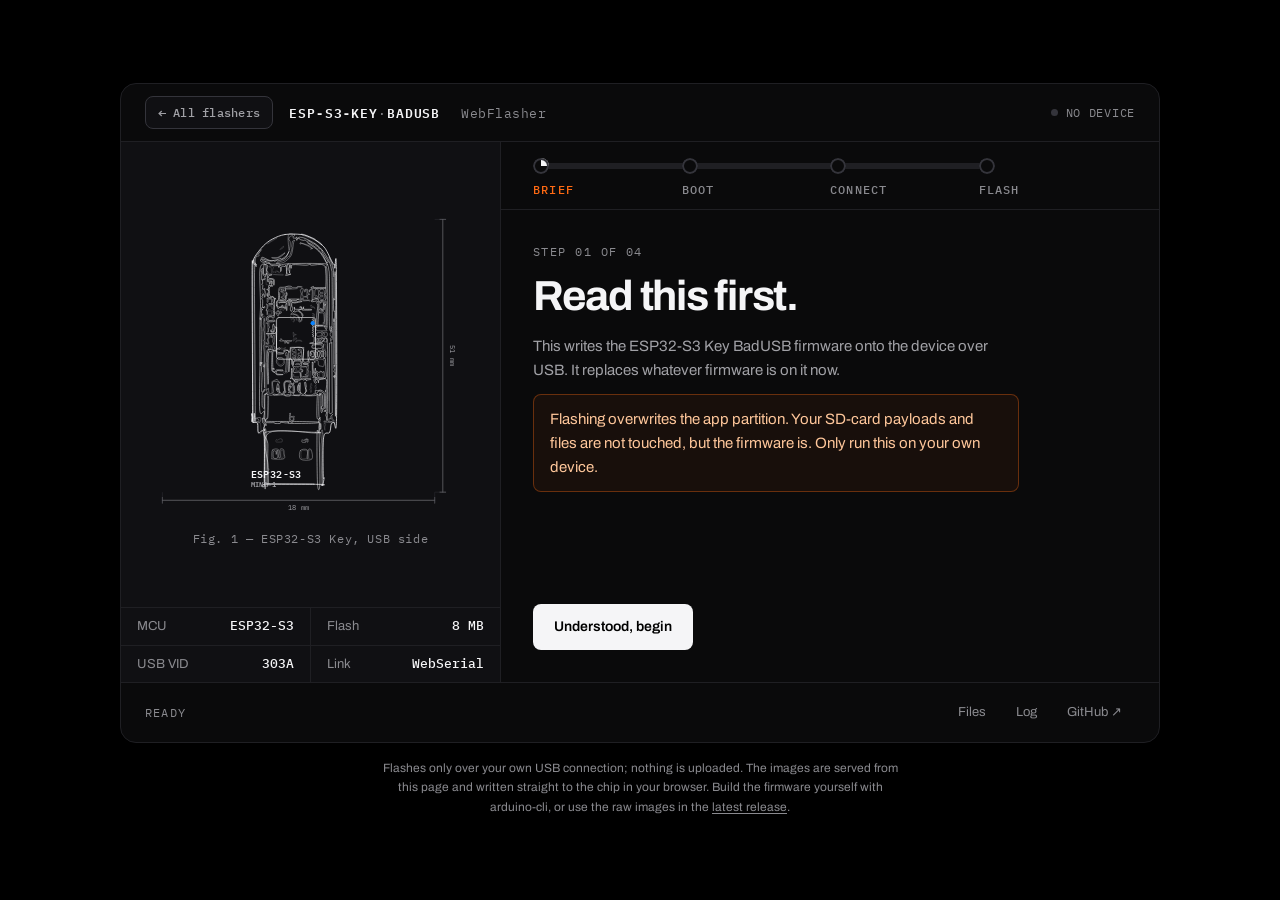
<file: esp-s3-key/index.html>
<!doctype html>
<html lang="en">
<head>
<meta charset="utf-8">
<meta name="viewport" content="width=device-width, initial-scale=1">
<title>ESP-S3-Key WebFlasher</title>
<meta name="description" content="Flash the ESP32-S3 Key BadUSB firmware straight from the browser over USB with WebSerial. No toolchain, no command line.">
<meta name="color-scheme" content="dark">
<meta name="theme-color" content="#000000">
<meta http-equiv="Cache-Control" content="no-cache, no-store, must-revalidate">
<meta http-equiv="Pragma" content="no-cache">
<meta http-equiv="Expires" content="0">
<link rel="icon" type="image/svg+xml" href="./favicon.svg">
<link rel="preconnect" href="https://fonts.googleapis.com">
<link rel="preconnect" href="https://fonts.gstatic.com" crossorigin>
<link href="https://fonts.googleapis.com/css2?family=Archivo:wght@400;500;600;700;800&family=IBM+Plex+Mono:wght@400;500;600&display=swap" rel="stylesheet">
<link rel="stylesheet" href="./css/style.css?v=11">

<style>
  /* Flash-custom-branch dropdown (added by /bug-hunt round). */
  .view .opt-box {
    margin: 12px 0;
    padding: 12px 14px;
    border: 1px dashed var(--line-2, #34343B);
    border-radius: 10px;
    background: rgba(255, 255, 255, 0.02);
    display: grid; gap: 8px;
  }
  .view .opt-box .chk {
    display: flex; align-items: center; gap: 10px;
    font-size: 14px; color: var(--white);
  }
  .view .opt-box .chk > span:first-child { min-width: 150px; }
  .view .chk-note {
    margin: 0; font-size: 12px; color: var(--gray-2);
    font-family: var(--font-mono, monospace); line-height: 1.4;
  }
  .view .branch-sel {
    flex: 1; padding: 6px 10px;
    background: #0b0b0e; color: var(--white);
    border: 1px solid var(--line-2); border-radius: 6px;
    font-family: var(--font-mono, monospace); font-size: 13px;
    cursor: pointer;
  }
  .view .branch-sel:disabled { cursor: not-allowed; opacity: 0.55; color: var(--gray-1); }
</style>
</head>
<body>

<noscript>
  <p class="noscript">This flasher talks to the device from the page itself, so
  it needs JavaScript enabled. The command line route (arduino-cli / esptool)
  in the <a href="https://github.com/QWavey/ESP-S3-Key-BadUSB">repo</a> works
  without it.</p>
</noscript>

<div class="stage">

<article class="box" id="box">

  <header class="box-top">
    <div class="box-lead">
      <a class="backlink" href="https://qwavey.github.io/flashers/"><span class="bl-arrow" aria-hidden="true">&#8592;</span> All flashers</a>
      <p class="brandline">ESP&#8209;S3&#8209;KEY<span class="sep">&middot;</span>BADUSB
        <span class="ver">WebFlasher</span></p>
    </div>
    <p class="status" id="status" data-state="idle">
      <span class="dot" aria-hidden="true"></span><span id="statusText">No device</span>
    </p>
  </header>

  <div class="box-body">

    <!-- left slab: ESP32-S3 key figure -->
    <aside class="slab">
      <figure class="fig">
        <svg class="device" viewBox="-10 -10 1264 1257" role="img" aria-labelledby="figtitle">
  <title id="figtitle">ESP32-S3 Key: clear-cased USB-A dongle, ESP32-S3-MINI-1 module and BOOT button.</title>
  <g class="fig-body">
    <path class="case" pathLength="1" d="M514.0 63.3 C493.8 66.4 477.2 74.0 462.0 81.9 C446.8 89.9 435.4 98.8 423.0 111.1 C410.6 123.5 395.1 144.0 387.8 156.0 C380.5 168.0 381.4 170.5 379.4 183.0 C377.4 195.5 376.2 127.8 376.0 231.0 C375.8 334.2 378.3 704.8 378.0 802.0 C377.7 899.2 374.2 810.0 374.2 814.0 C374.2 818.0 377.8 820.7 378.0 826.0 C378.1 831.3 374.9 841.9 375.1 846.0 C375.3 850.1 375.2 849.1 379.0 850.5 C382.9 852.0 394.2 847.1 398.1 854.5 C401.9 861.8 397.7 887.3 402.3 894.9 C407.0 902.5 421.5 865.0 425.7 900.1 C429.9 935.2 425.5 1070.7 427.5 1105.5 C429.6 1140.3 399.1 1108.2 438.0 1109.0 C476.9 1109.8 622.7 1109.3 660.9 1110.3 C699.1 1111.2 665.2 1114.6 667.1 1114.6 C669.0 1114.7 670.7 1116.0 672.5 1110.7 C674.2 1105.5 677.2 1088.8 677.5 1083.0 C677.8 1077.2 674.8 1097.2 674.0 1076.0 C673.3 1054.8 672.1 985.3 673.0 956.0 C673.9 926.7 674.6 910.7 679.3 900.1 C683.9 889.6 696.0 900.1 700.7 892.7 C705.5 885.4 704.8 863.3 707.8 856.1 C710.8 848.9 715.1 855.5 718.7 849.6 C722.4 843.8 728.2 927.6 729.9 821.0 C731.6 714.4 730.1 312.8 728.9 210.1 C727.7 107.4 723.7 208.4 722.5 204.7 C721.4 201.1 723.5 191.8 722.1 188.3 C720.6 184.8 720.8 195.0 714.1 183.7 C707.3 172.5 692.5 136.5 681.5 121.0 C670.5 105.5 657.7 98.4 648.0 91.0 C638.3 83.6 633.8 81.0 623.0 76.4 C612.2 71.8 601.2 65.6 583.0 63.4 C564.8 61.3 534.2 60.2 514.0 63.3 Z"/>
    <path class="chip" pathLength="1" d="M488.2 411.1 H631.9 A9.8 9.8 0 0 1 641.7 420.9 V576.0 A9.8 9.8 0 0 1 631.9 585.8 H488.2 A9.8 9.8 0 0 1 478.4 576.0 V420.9 A9.8 9.8 0 0 1 488.2 411.1 Z"/>
    <path class="edge" pathLength="1" d="M426.0 187.0 C421.4 187.0 416.2 187.0 413.2 194.0 C410.2 201.0 408.4 202.7 408.0 229.0 C407.6 255.3 410.8 321.0 411.0 352.0 C411.2 383.0 408.8 403.8 409.0 415.0 C409.2 426.2 412.0 417.2 412.0 419.0 C412.0 420.8 409.5 395.8 409.0 426.0 C408.5 456.2 408.3 570.3 409.0 600.0 C409.7 629.7 413.0 601.5 413.0 604.0 C413.0 606.5 409.8 582.3 409.0 615.0 C408.2 647.7 405.0 768.5 408.0 800.0 C411.0 831.5 423.9 799.3 426.8 804.0 C429.6 808.7 424.6 823.5 425.0 828.0 C425.4 832.5 428.2 846.0 429.0 831.0 C429.8 816.0 427.8 754.0 430.0 738.0 C432.2 722.0 441.1 736.8 442.0 735.0 C442.8 733.2 436.4 727.4 435.0 727.0 C433.6 726.7 435.2 731.3 433.8 733.0 C432.3 734.7 427.4 727.8 426.2 737.0 C425.1 746.2 427.5 779.2 427.0 788.0 C426.5 796.8 424.5 791.1 423.0 789.8 C421.5 788.4 418.8 788.6 418.0 780.0 C417.2 771.4 417.6 747.0 418.0 738.0 C418.4 729.0 418.2 729.5 420.2 726.0 C422.2 722.5 428.7 719.5 430.0 717.0 C431.3 714.5 429.3 710.4 428.0 711.0 C426.7 711.6 424.0 719.6 422.0 720.8 C420.0 721.9 416.7 730.3 416.0 718.0 C415.3 705.7 418.1 660.8 418.0 647.0 C417.8 633.2 415.2 643.0 415.0 635.0 C414.8 627.0 417.2 605.5 417.0 599.0 C416.8 592.5 414.0 617.5 414.0 596.0 C414.0 574.5 417.0 495.2 417.0 470.0 C417.0 444.8 414.3 454.0 414.0 445.0 C413.7 436.0 414.2 421.7 415.0 416.0 C415.8 410.3 419.1 413.7 419.0 411.0 C418.8 408.3 414.5 402.2 414.0 400.0 C413.5 397.8 415.3 397.7 416.0 398.0 C416.7 398.3 417.4 401.3 418.2 401.8 C419.1 402.3 420.7 401.9 421.0 401.0 C421.2 400.1 420.6 397.2 419.8 396.2 C419.0 395.2 417.0 397.4 416.2 395.0 C415.4 392.6 414.2 384.8 415.0 382.0 C415.8 379.2 420.8 378.7 421.0 378.0 C421.1 377.3 417.0 378.6 416.0 377.8 C415.0 376.9 414.7 374.6 415.0 373.0 C415.3 371.4 416.2 368.6 418.0 368.2 C419.8 367.9 424.0 371.0 426.0 371.0 C428.0 371.0 429.6 369.0 430.0 368.0 C430.3 367.0 428.7 365.1 428.0 365.0 C427.3 365.0 427.3 367.4 426.0 367.8 C424.7 368.1 421.2 371.8 420.2 367.0 C419.2 362.2 420.7 344.7 420.0 339.0 C419.3 333.3 415.8 335.0 416.0 333.0 C416.2 331.0 421.0 328.7 421.0 327.0 C421.0 325.3 416.2 324.0 416.0 323.0 C415.8 322.0 419.1 322.3 419.8 320.8 C420.5 319.3 419.4 315.3 420.2 314.0 C421.1 312.7 423.8 311.3 425.0 313.0 C426.2 314.7 426.4 322.0 427.2 324.0 C428.0 326.0 429.1 327.9 429.8 324.8 C430.4 321.6 431.3 309.8 431.0 305.0 C430.7 300.2 428.2 298.5 428.0 296.0 C427.8 293.5 431.1 290.9 429.8 290.2 C428.5 289.6 421.7 294.4 420.2 292.0 C418.7 289.6 421.5 279.3 420.8 276.0 C420.1 272.7 416.2 273.2 416.0 272.0 C415.9 270.8 419.3 272.0 420.0 269.0 C420.7 266.0 418.6 256.9 420.2 254.0 C421.9 251.1 428.5 253.3 430.0 251.8 C431.5 250.3 430.7 244.9 429.0 245.0 C427.3 245.2 422.1 251.6 420.0 252.8 C417.9 253.9 416.9 257.3 416.2 252.0 C415.5 246.7 416.5 226.8 416.0 221.0 C415.5 215.2 412.8 219.3 413.0 217.0 C413.2 214.7 415.9 208.8 417.2 207.0 C418.6 205.2 420.3 202.7 421.0 206.2 C421.7 209.7 419.6 222.2 421.2 228.0 C422.8 233.8 429.0 240.6 430.8 240.8 C432.5 241.0 432.9 231.4 431.8 229.2 C430.6 227.1 425.0 234.5 424.0 228.0 C423.0 221.5 424.3 196.1 426.0 190.2 C427.7 184.4 432.3 186.4 434.0 193.0 C435.6 199.6 434.8 223.0 436.0 230.0 C437.2 237.0 440.3 230.0 441.0 235.0 C441.7 240.0 439.1 255.7 440.2 260.0 C441.4 264.3 446.3 259.0 447.8 261.0 C449.2 263.0 448.1 272.0 449.0 272.0 C449.9 272.0 451.9 263.0 453.2 261.0 C454.6 259.0 456.5 258.6 457.0 260.2 C457.5 261.9 455.7 269.1 456.0 271.0 C456.4 272.9 458.4 273.8 459.0 271.8 C459.6 269.8 462.1 261.3 459.8 259.0 C457.4 256.7 447.8 258.6 445.0 257.8 C442.2 256.9 442.9 255.1 443.2 254.0 C443.6 252.9 443.5 251.3 447.0 251.0 C450.5 250.7 460.7 248.1 464.0 252.2 C467.3 256.4 466.2 275.2 467.0 276.0 C467.8 276.8 469.2 261.3 469.0 257.0 C468.8 252.7 470.0 252.1 466.0 250.2 C462.0 248.4 448.5 248.4 445.2 246.0 C441.9 243.6 444.2 238.0 446.0 236.0 C447.8 234.0 453.9 234.7 456.0 233.8 C458.1 232.8 461.7 231.0 458.8 230.2 C455.8 229.4 441.6 229.9 438.2 229.0 C434.8 228.1 437.4 226.2 438.2 225.0 C439.0 223.8 443.2 224.0 443.0 222.0 C442.8 220.0 437.4 217.7 437.0 213.0 C436.6 208.3 442.6 198.3 440.8 194.0 C438.9 189.7 430.6 187.0 426.0 187.0 Z"/>
    <path class="edge" pathLength="1" d="M630.0 338.0 C624.6 338.4 622.4 340.6 622.2 341.8 C622.1 342.9 625.0 344.9 629.0 345.0 C633.0 345.0 642.4 342.2 646.0 342.0 C649.6 341.9 650.8 342.5 650.8 344.0 C650.8 345.5 646.2 349.3 646.0 351.0 C645.8 352.7 648.9 351.7 649.8 354.0 C650.6 356.3 651.5 357.0 651.0 365.0 C650.5 373.0 647.7 389.3 647.0 402.0 C646.3 414.7 648.0 432.9 647.0 441.0 C646.0 449.1 642.5 449.1 641.0 450.8 C639.5 452.4 638.8 451.6 638.0 450.8 C637.2 450.0 636.4 451.4 636.0 446.0 C635.6 440.6 637.1 422.7 635.8 418.2 C634.4 413.7 628.1 418.0 628.0 419.0 C627.9 420.0 635.0 422.7 635.0 424.0 C635.0 425.3 628.2 425.7 628.0 427.0 C627.8 428.3 634.0 430.5 634.0 432.0 C634.0 433.5 628.1 435.0 628.0 436.0 C628.0 437.0 632.9 437.0 633.8 438.0 C634.6 439.0 633.9 441.0 633.0 442.0 C632.0 443.0 627.9 442.8 628.0 444.0 C628.2 445.2 633.8 447.7 633.8 449.0 C633.8 450.3 628.0 451.0 628.0 452.0 C628.0 453.0 634.0 453.8 634.0 455.0 C634.0 456.2 628.0 457.7 628.0 459.0 C628.0 460.3 634.0 461.8 634.0 463.0 C634.0 464.2 628.2 464.9 628.2 466.2 C628.2 467.6 634.0 469.7 634.0 471.0 C634.0 472.3 628.4 472.9 628.2 474.2 C628.1 475.6 633.0 477.5 633.0 479.0 C632.9 480.5 627.7 481.8 628.0 483.0 C628.3 484.2 634.6 484.8 634.8 486.0 C634.9 487.2 628.9 488.7 629.0 490.0 C629.2 491.3 634.8 490.3 635.8 494.0 C636.8 497.7 635.6 508.4 635.0 512.0 C634.4 515.6 634.3 514.9 632.0 515.8 C629.7 516.6 623.1 516.5 621.2 517.2 C619.4 517.9 612.5 519.3 621.0 520.0 C629.5 520.7 663.5 516.9 672.0 521.2 C680.5 525.5 670.9 541.3 672.2 545.8 C673.6 550.3 678.0 546.8 680.0 548.2 C682.0 549.6 683.4 549.5 684.0 554.0 C684.6 558.5 685.3 570.3 683.8 575.0 C682.3 579.7 675.5 580.6 675.0 582.0 C674.6 583.4 679.7 582.4 681.0 583.2 C682.3 584.1 682.3 579.5 683.0 587.0 C683.7 594.5 685.0 614.8 685.0 628.0 C684.9 641.2 690.6 659.3 682.8 666.0 C675.0 672.7 645.5 665.1 638.2 668.2 C630.9 671.4 637.8 682.4 639.0 685.0 C640.3 687.6 645.4 685.8 645.8 684.0 C646.1 682.2 641.3 676.3 641.0 674.0 C640.7 671.7 642.2 670.2 644.0 670.2 C645.8 670.2 650.1 671.5 651.8 674.0 C653.4 676.5 653.4 685.0 654.0 685.0 C654.6 685.0 654.2 676.3 655.2 674.0 C656.2 671.7 654.7 671.9 660.0 671.2 C665.3 670.6 682.4 662.4 686.8 670.0 C691.1 677.6 686.8 708.7 686.0 717.0 C685.2 725.3 682.0 719.0 682.0 720.0 C682.0 721.0 685.3 710.2 686.0 723.0 C686.7 735.8 686.3 784.0 686.0 797.0 C685.7 810.0 685.5 799.8 684.0 800.8 C682.5 801.8 676.4 802.0 677.0 803.0 C677.7 804.0 686.4 804.0 687.8 807.0 C689.1 810.0 685.1 817.8 685.0 821.0 C684.9 824.2 686.0 826.7 687.0 826.0 C688.0 825.3 690.3 868.2 691.0 817.0 C691.7 765.8 694.8 569.2 691.0 519.0 C687.2 468.8 675.3 516.2 668.0 516.0 C660.7 515.8 651.3 518.3 647.0 518.0 C642.7 517.7 643.0 525.3 642.2 514.0 C641.4 502.7 641.1 461.5 642.2 450.0 C643.4 438.5 643.5 446.0 649.0 445.0 C654.5 444.0 674.0 444.3 675.0 444.0 C676.0 443.7 658.8 443.7 655.0 443.0 C651.2 442.3 652.0 457.3 652.0 440.0 C652.0 422.7 658.4 356.2 654.8 339.2 C651.1 322.2 635.4 337.6 630.0 338.0 Z"/>
    <path class="edge" pathLength="1" d="M488.0 197.2 C481.5 199.5 486.1 199.1 487.2 199.8 C488.4 200.4 493.5 198.0 494.8 201.0 C496.1 204.0 494.5 215.7 495.0 218.0 C495.5 220.3 497.1 218.1 497.8 215.0 C498.5 211.9 497.6 202.4 499.0 199.2 C500.4 196.0 503.5 196.2 506.0 196.0 C508.5 195.8 512.3 198.5 514.0 198.0 C515.7 197.5 515.2 193.9 516.0 193.2 C516.8 192.6 518.1 188.5 518.8 194.0 C519.4 199.5 520.3 219.2 520.0 226.0 C519.7 232.8 513.8 234.5 517.0 235.0 C520.2 235.5 538.1 230.3 539.0 229.0 C539.8 227.7 524.7 233.6 522.2 227.0 C519.7 220.4 522.4 195.4 524.0 189.2 C525.6 183.1 530.5 188.0 531.8 190.0 C533.1 192.0 532.5 198.5 531.8 201.0 C531.0 203.5 528.0 203.5 527.2 205.0 C526.4 206.5 526.2 208.2 527.0 210.0 C527.8 211.8 530.8 213.7 531.8 216.0 C532.8 218.3 532.5 227.9 533.0 224.0 C533.5 220.0 534.0 197.2 535.0 192.2 C536.0 187.2 537.9 191.9 538.8 194.0 C539.6 196.1 538.8 205.6 540.0 205.0 C541.2 204.3 535.8 192.2 546.0 190.0 C556.2 187.8 588.8 192.3 601.0 192.0 C613.2 191.7 615.0 188.0 619.0 188.0 C623.0 188.0 615.5 191.5 625.0 192.0 C634.5 192.5 665.8 185.0 675.8 191.0 C685.8 197.0 683.5 212.7 685.0 228.0 C686.5 243.3 685.4 273.3 684.8 283.0 C684.1 292.7 689.0 285.5 681.0 286.0 C673.0 286.5 645.0 286.8 637.0 286.0 C629.0 285.2 635.2 280.7 633.0 281.0 C630.8 281.4 616.2 286.7 624.0 288.0 C631.9 289.3 669.9 288.3 680.0 289.0 C690.1 289.7 683.9 288.7 684.8 292.0 C685.6 295.3 685.6 305.3 685.0 309.0 C684.4 312.7 681.0 312.2 681.0 314.0 C681.0 315.8 684.3 316.8 685.0 320.0 C685.7 323.2 685.7 329.8 685.0 333.0 C684.3 336.2 681.1 337.2 681.0 339.0 C681.0 340.8 684.2 341.0 684.8 344.0 C685.4 347.0 685.9 354.7 684.8 357.0 C683.7 359.3 679.5 360.5 678.2 358.0 C676.9 355.5 679.8 345.0 677.0 342.2 C674.2 339.4 663.9 340.0 661.2 341.2 C658.6 342.5 660.6 348.4 661.2 349.8 C661.9 351.2 664.2 350.6 665.0 349.8 C665.8 349.0 665.4 345.9 666.2 345.0 C667.1 344.1 668.5 342.9 670.0 344.2 C671.4 345.6 674.5 347.5 675.0 353.0 C675.4 358.5 674.1 372.9 672.8 377.0 C671.4 381.1 668.2 378.4 667.0 377.8 C665.8 377.1 666.6 374.0 665.8 373.2 C664.9 372.4 663.0 372.0 662.0 373.0 C661.0 374.0 657.5 377.9 660.0 379.0 C662.5 380.1 674.0 382.4 677.0 379.8 C680.0 377.1 676.9 365.8 678.2 363.0 C679.5 360.2 683.5 350.3 684.8 363.0 C686.1 375.7 686.9 425.3 686.0 439.0 C685.0 452.7 678.3 443.9 679.0 445.0 C679.7 446.1 688.2 481.8 690.0 445.8 C691.8 409.8 690.9 270.0 690.0 229.0 C689.1 188.0 686.6 207.2 684.8 200.0 C683.0 192.8 705.5 188.3 679.0 186.0 C652.5 183.7 557.8 184.1 526.0 186.0 C494.2 187.9 494.5 194.9 488.0 197.2 Z"/>
    <path class="edge" pathLength="1" d="M389.0 187.0 C387.2 187.0 386.9 183.8 385.2 190.0 C383.5 196.2 379.9 121.0 379.0 224.0 C378.1 327.0 378.8 710.0 380.0 808.0 C381.2 906.0 384.5 813.2 386.0 812.0 C387.5 810.8 389.0 896.8 389.0 801.0 C389.0 705.2 385.3 337.5 386.0 237.0 C386.7 136.5 392.3 205.5 393.0 198.0 C393.7 190.5 389.7 193.3 390.2 192.0 C390.7 190.7 396.2 190.8 396.0 190.0 C395.8 189.2 390.8 187.0 389.0 187.0 Z"/>
    <path class="edge" pathLength="1" d="M563.2 74.2 C561.7 74.1 557.3 77.9 557.0 79.0 C556.8 80.1 560.7 79.5 561.8 81.0 C562.8 82.5 562.7 87.6 563.2 87.8 C563.8 88.0 563.4 83.7 565.0 82.2 C566.6 80.8 571.2 78.8 573.0 79.0 C574.8 79.3 572.8 82.3 576.0 83.8 C579.2 85.3 588.2 87.6 592.0 88.0 C595.8 88.4 596.8 85.4 599.0 86.2 C601.2 87.1 602.7 92.3 605.0 93.0 C607.3 93.6 608.3 88.6 613.0 90.2 C617.7 91.8 629.1 100.8 633.2 102.8 C637.4 104.8 636.5 101.2 638.0 102.2 C639.5 103.2 639.4 106.5 642.2 108.8 C645.0 111.1 652.4 113.7 654.8 116.0 C657.1 118.3 654.8 121.4 656.2 122.8 C657.6 124.1 660.7 122.7 663.0 124.2 C665.3 125.8 668.6 129.7 669.8 132.0 C671.0 134.3 666.2 130.8 670.2 138.0 C674.2 145.2 690.0 168.2 693.8 175.0 C697.6 181.8 694.0 178.0 693.0 179.0 C692.0 180.0 691.2 185.3 688.0 180.8 C684.8 176.3 679.6 161.0 673.8 152.0 C667.9 143.0 660.3 134.3 653.0 127.0 C645.7 119.7 637.0 113.0 630.0 108.2 C623.0 103.4 614.4 99.5 611.2 98.2 C608.1 97.0 605.8 96.6 611.2 100.8 C616.7 105.0 634.9 115.7 644.0 123.2 C653.1 130.8 658.0 134.9 666.0 146.0 C674.0 157.1 686.6 179.3 691.8 190.0 C697.0 200.7 695.6 200.2 697.0 210.0 C698.4 219.8 699.5 209.8 700.0 249.0 C700.5 288.2 698.2 412.2 700.0 445.0 C701.8 477.8 708.9 479.6 710.8 445.8 C712.6 411.9 711.3 280.8 711.0 242.0 C710.7 203.2 710.5 222.7 709.0 213.0 C707.5 203.3 704.7 192.5 701.8 184.0 C698.9 175.5 696.5 170.3 691.8 162.0 C687.1 153.7 681.6 143.5 673.8 134.0 C666.0 124.5 657.5 114.2 645.0 105.2 C632.5 96.3 610.0 85.3 599.0 80.2 C588.0 75.2 583.5 75.8 579.0 75.0 C574.5 74.2 574.2 74.4 572.0 75.2 C569.8 76.1 567.5 80.2 566.0 80.0 C564.5 79.8 564.7 74.4 563.2 74.2 Z"/>
    <path class="edge" pathLength="1" d="M467.0 440.0 C466.0 438.8 463.7 438.2 463.0 442.0 C462.4 445.8 462.4 458.5 463.0 463.0 C463.6 467.5 467.8 467.9 466.8 469.0 C465.8 470.1 458.8 470.9 457.0 469.8 C455.2 468.6 456.5 462.1 456.0 462.0 C455.5 461.9 453.8 467.3 454.0 469.0 C454.2 470.7 454.7 471.5 457.0 472.0 C459.3 472.5 466.0 474.6 468.0 471.8 C470.0 468.9 468.1 457.9 469.2 455.0 C470.4 452.1 474.1 450.7 475.0 454.2 C475.9 457.7 481.4 472.0 474.8 476.0 C468.1 480.0 439.5 477.2 435.0 478.0 C430.6 478.8 442.7 480.8 448.0 481.0 C453.3 481.1 462.3 478.8 467.0 479.0 C471.7 479.2 474.7 470.3 476.0 482.0 C477.3 493.7 480.6 537.3 474.8 549.0 C468.9 560.7 446.5 529.5 441.0 552.0 C435.5 574.5 441.3 665.0 442.0 684.0 C442.7 703.0 444.8 679.3 445.0 666.0 C445.2 652.7 442.8 622.3 443.0 604.0 C443.2 585.7 444.2 564.3 446.0 556.2 C447.8 548.1 451.8 554.8 454.0 555.2 C456.2 555.7 458.3 547.9 459.0 559.0 C459.7 570.1 457.6 609.0 458.0 622.0 C458.4 635.0 458.9 633.6 461.2 637.0 C463.6 640.4 468.8 639.9 472.0 642.2 C475.2 644.5 474.6 649.5 480.2 650.8 C485.9 652.1 506.2 650.6 506.0 650.0 C505.8 649.4 483.2 649.6 479.0 647.0 C474.8 644.4 477.2 636.2 481.0 634.2 C484.8 632.2 498.2 635.5 502.0 635.0 C505.8 634.5 508.0 631.9 504.0 631.2 C500.0 630.6 483.0 630.1 478.0 631.2 C473.0 632.4 476.0 636.9 474.0 638.0 C472.0 639.1 468.0 638.8 466.0 637.8 C464.0 636.8 462.5 634.3 462.0 632.0 C461.5 629.7 462.0 624.6 463.0 624.2 C464.0 623.9 467.2 630.0 468.0 630.0 C468.8 630.0 468.6 625.6 467.8 624.2 C466.9 622.9 463.8 633.5 463.0 622.0 C462.3 610.5 461.1 566.6 463.2 555.0 C465.4 543.4 473.0 550.9 476.0 552.2 C479.0 553.6 476.3 561.2 481.0 563.0 C485.7 564.8 499.8 563.5 504.0 563.0 C508.2 562.5 509.8 561.2 506.0 560.0 C502.2 558.8 485.4 558.7 481.2 556.0 C477.1 553.3 479.1 546.0 481.0 544.0 C483.0 542.0 491.2 545.1 493.0 544.0 C494.8 542.9 492.9 537.9 491.8 537.2 C490.6 536.5 488.3 540.3 486.0 539.8 C483.7 539.2 479.4 547.3 478.2 534.0 C477.0 520.7 479.2 473.8 479.0 460.0 C478.8 446.2 478.4 453.1 476.8 451.2 C475.1 449.4 470.9 450.9 469.2 449.0 C467.6 447.1 468.0 441.2 467.0 440.0 Z"/>
    <path class="edge" pathLength="1" d="M574.0 686.2 C572.2 688.1 568.5 693.0 567.2 698.0 C565.9 703.0 565.6 713.2 566.0 716.0 C566.4 718.8 569.1 718.0 569.8 715.0 C570.4 712.0 569.3 701.6 570.0 698.0 C570.7 694.4 573.2 690.6 574.0 693.2 C574.8 695.9 575.7 709.0 575.0 714.0 C574.3 719.0 569.4 721.0 570.0 723.0 C570.6 725.0 577.4 723.9 578.8 726.0 C580.1 728.1 573.0 733.6 578.2 735.8 C583.4 737.9 598.9 738.8 610.0 739.0 C621.1 739.2 638.8 739.0 645.0 737.0 C651.2 735.0 644.9 730.0 647.2 727.0 C649.5 724.0 654.4 718.7 659.0 719.0 C663.6 719.3 671.6 725.7 674.8 729.0 C677.9 732.3 677.4 729.8 678.0 739.0 C678.5 748.2 679.3 774.9 678.0 784.0 C676.7 793.1 672.0 792.5 670.0 793.8 C668.0 795.1 666.5 793.6 666.0 792.0 C665.6 790.4 666.2 786.3 667.2 784.0 C668.2 781.7 671.6 786.2 672.0 778.0 C672.4 769.8 671.9 743.2 669.8 735.0 C667.6 726.8 660.3 729.5 659.0 729.0 C657.7 728.5 661.5 730.7 661.8 732.0 C662.1 733.3 662.4 736.3 660.8 737.0 C659.1 737.7 654.0 735.5 652.0 736.0 C650.0 736.5 649.7 724.3 649.0 740.0 C648.3 755.7 645.9 814.9 648.0 830.0 C650.1 845.1 660.4 831.9 661.8 830.8 C663.1 829.6 656.9 837.6 656.0 823.0 C655.1 808.4 654.9 757.3 656.2 743.0 C657.6 728.7 662.5 727.1 664.0 737.2 C665.5 747.4 663.7 792.7 665.0 804.0 C666.3 815.2 670.9 805.8 671.8 804.8 C672.6 803.8 669.2 799.8 670.2 798.0 C671.2 796.2 675.8 795.8 677.8 793.8 C679.7 791.8 681.3 795.1 682.0 786.0 C682.7 776.9 682.7 749.2 682.0 739.0 C681.3 728.8 680.8 729.0 677.8 725.0 C674.8 721.0 668.8 716.4 664.0 715.2 C659.2 714.1 652.3 718.0 649.0 718.0 C645.7 717.9 645.3 715.2 644.0 715.0 C642.7 714.9 641.7 714.1 641.0 717.0 C640.3 720.0 641.0 730.4 640.0 732.8 C639.0 735.1 637.5 730.5 635.0 731.0 C632.5 731.6 630.7 735.2 625.0 736.0 C619.3 736.8 605.5 737.4 601.0 735.8 C596.5 734.1 597.6 728.6 598.2 726.0 C598.9 723.4 604.5 723.2 605.0 720.0 C605.4 716.8 601.3 710.0 601.0 707.0 C600.7 704.0 603.2 706.0 603.0 702.0 C602.8 698.0 601.2 685.7 600.0 683.0 C598.8 680.4 595.9 680.0 596.0 686.0 C596.2 692.0 601.3 711.4 600.8 719.0 C600.3 726.6 595.5 729.6 593.0 731.8 C590.5 733.9 588.6 733.7 586.0 731.8 C583.4 729.8 578.6 727.5 577.2 720.0 C575.9 712.5 578.5 692.6 578.0 687.0 C577.5 681.4 575.8 684.4 574.0 686.2 Z"/>
    <path class="edge" pathLength="1" d="M510.2 548.2 C508.9 550.0 508.6 557.1 509.2 557.8 C509.9 558.4 510.7 552.5 514.0 552.0 C517.3 551.6 526.2 541.4 528.8 555.0 C531.3 568.6 528.7 621.9 529.2 633.8 C529.8 645.6 531.4 634.0 532.0 626.0 C532.6 618.0 532.3 593.2 533.0 586.0 C533.7 578.8 534.5 582.0 536.0 583.0 C537.5 584.0 540.7 588.2 541.8 592.0 C542.8 595.8 540.7 600.8 542.2 606.0 C543.7 611.2 549.4 617.2 550.8 623.0 C552.1 628.8 546.2 637.9 550.2 640.8 C554.3 643.6 570.2 636.7 575.0 640.2 C579.8 643.7 577.6 658.8 578.8 661.8 C580.0 664.7 581.7 661.8 582.0 658.0 C582.2 654.2 579.4 642.2 580.2 639.0 C581.0 635.8 585.5 640.2 586.8 638.8 C588.0 637.3 588.6 631.6 587.8 630.2 C587.0 628.9 583.3 631.1 582.0 630.8 C580.7 630.4 580.2 634.3 580.0 628.0 C579.8 621.7 585.4 599.0 580.8 593.0 C576.1 587.0 557.2 589.9 552.0 592.2 C546.8 594.6 551.0 604.7 549.8 607.0 C548.6 609.3 545.8 609.0 545.0 606.0 C544.2 603.0 545.9 592.7 544.8 589.0 C543.6 585.3 539.1 591.5 538.0 584.0 C536.9 576.5 537.5 551.5 538.2 544.0 C538.9 536.5 533.6 539.5 542.0 539.0 C550.4 538.5 581.1 530.8 588.8 541.0 C596.4 551.2 583.8 589.9 588.0 600.0 C592.2 610.1 609.6 603.9 613.8 601.8 C617.9 599.6 612.3 590.5 613.0 587.0 C613.7 583.5 618.0 583.3 618.0 581.0 C618.0 578.7 613.9 578.0 613.0 573.0 C612.1 568.0 613.4 553.7 612.8 551.2 C612.1 548.7 609.3 551.0 609.0 558.0 C608.7 565.0 611.3 586.5 611.0 593.0 C610.7 599.5 610.3 596.8 607.0 597.0 C603.7 597.1 593.7 603.0 591.2 594.0 C588.7 585.0 592.5 552.5 592.0 543.0 C591.5 533.5 596.7 538.3 588.0 537.2 C579.3 536.1 548.6 535.8 540.0 536.2 C531.4 536.7 537.4 536.5 536.2 540.0 C535.1 543.5 534.2 555.1 533.0 557.0 C531.8 558.9 531.7 552.9 529.0 551.2 C526.3 549.6 520.1 547.5 517.0 547.0 C513.9 546.5 511.5 546.4 510.2 548.2 Z"/>
    <path class="edge" pathLength="1" d="M640.8 892.2 C607.3 891.4 472.4 881.4 439.2 890.2 C406.1 899.0 442.0 909.1 442.0 945.0 C442.0 980.9 438.9 1079.1 439.2 1105.8 C439.6 1132.4 443.2 1112.1 444.0 1105.0 C444.8 1097.9 443.3 1070.5 444.0 1063.0 C444.7 1055.5 448.1 1061.0 448.0 1060.0 C447.8 1059.0 443.3 1059.3 443.0 1057.0 C442.7 1054.7 446.0 1050.5 446.0 1046.0 C446.0 1041.5 443.2 1055.2 443.0 1030.0 C442.8 1004.8 412.2 917.5 445.0 895.0 C477.8 872.5 607.4 895.5 640.0 895.0 C672.6 894.5 674.2 893.0 640.8 892.2 Z"/>
    <path class="edge" pathLength="1" d="M724.0 230.0 C723.3 176.7 724.1 315.0 723.0 332.0 C721.9 349.0 718.1 323.9 717.2 332.2 C716.4 340.6 717.3 373.4 718.0 382.0 C718.8 390.6 720.9 381.5 721.8 384.0 C722.6 386.5 723.0 392.0 723.0 397.0 C723.0 402.0 722.6 410.8 721.8 414.0 C720.9 417.2 718.6 413.5 718.0 416.0 C717.4 418.5 717.4 426.5 718.0 429.0 C718.6 431.5 720.9 402.3 721.8 431.0 C722.6 459.7 723.5 571.0 723.0 601.0 C722.5 631.0 719.7 607.2 719.0 611.0 C718.3 614.8 718.5 621.2 719.0 624.0 C719.5 626.8 722.2 625.7 722.0 628.0 C721.8 630.3 717.9 635.8 718.0 638.0 C718.1 640.2 721.8 637.3 722.8 641.0 C723.8 644.7 724.3 656.5 724.0 660.0 C723.7 663.5 721.8 662.1 721.0 661.8 C720.2 661.4 719.5 658.1 719.0 658.0 C718.5 657.9 717.3 659.8 718.0 661.0 C718.7 662.2 721.8 637.7 723.0 665.0 C724.2 692.3 724.3 827.2 725.0 825.0 C725.7 822.8 727.2 751.2 727.0 652.0 C726.8 552.8 724.7 283.4 724.0 230.0 Z"/>
    <path class="edge" pathLength="1" d="M478.0 360.0 C479.0 365.3 483.1 373.2 485.2 374.8 C487.4 376.3 486.9 370.2 491.0 369.2 C495.1 368.3 506.2 368.0 510.0 369.0 C513.8 370.0 513.1 374.8 514.0 375.0 C514.9 375.1 514.4 371.0 515.2 370.0 C516.1 369.0 518.3 367.7 519.0 369.0 C519.7 370.3 518.8 376.2 519.2 378.0 C519.7 379.8 521.3 385.4 521.8 379.8 C522.3 374.1 521.5 350.1 522.2 344.0 C522.9 337.9 524.6 342.2 526.0 343.2 C527.4 344.2 529.9 346.9 530.8 350.0 C531.6 353.1 530.9 363.0 531.0 362.0 C531.1 361.0 530.2 347.1 531.2 344.0 C532.2 340.9 535.7 340.1 537.0 343.2 C538.3 346.4 539.2 357.7 539.0 363.0 C538.8 368.3 535.8 371.2 536.0 375.0 C536.2 378.8 538.3 386.1 540.0 386.0 C541.7 385.8 545.7 378.0 546.0 374.0 C546.3 370.0 542.3 366.3 542.0 362.0 C541.7 357.7 541.8 350.2 544.0 348.2 C546.2 346.2 548.2 350.7 555.0 350.0 C561.8 349.3 581.5 345.3 585.0 344.0 C588.5 342.7 580.0 341.7 576.0 342.0 C572.0 342.3 566.5 345.3 561.0 346.0 C555.5 346.7 546.0 347.1 543.0 346.0 C540.0 344.9 540.0 340.2 543.0 339.2 C546.0 338.2 557.5 340.5 561.0 340.0 C564.5 339.5 562.0 337.2 564.0 336.2 C566.0 335.3 578.6 334.6 572.8 334.2 C566.9 333.9 534.8 333.5 529.0 334.0 C523.2 334.5 536.2 336.1 538.0 337.2 C539.8 338.4 542.1 340.5 539.8 341.0 C537.4 341.5 528.0 339.2 524.0 340.0 C520.0 340.9 521.8 344.8 516.0 346.0 C510.2 347.2 493.6 346.3 489.2 347.0 C484.9 347.7 488.7 350.0 490.0 350.0 C491.3 350.0 492.5 347.1 497.0 347.0 C501.5 346.9 513.3 348.1 517.0 349.2 C520.7 350.4 519.3 352.0 519.0 354.0 C518.7 356.0 515.4 358.9 515.0 361.0 C514.7 363.1 518.7 365.8 517.0 366.8 C515.3 367.7 507.0 367.7 505.0 366.8 C503.0 365.8 505.4 362.3 504.8 361.0 C504.1 359.7 502.0 358.0 501.0 359.0 C500.0 360.0 501.7 365.5 499.0 366.8 C496.3 368.1 487.8 367.4 485.0 366.8 C482.2 366.1 482.5 366.8 482.0 363.0 C481.5 359.2 480.1 347.8 482.2 344.0 C484.4 340.2 489.4 340.5 495.0 340.0 C500.6 339.5 511.9 343.9 515.8 340.8 C519.6 337.6 517.2 324.6 518.2 321.0 C519.3 317.4 521.4 321.3 522.0 319.0 C522.6 316.7 522.6 309.2 521.8 307.2 C521.0 305.3 517.5 306.3 517.2 307.2 C516.9 308.2 520.0 311.4 520.0 313.0 C520.0 314.6 517.8 313.3 517.0 317.0 C516.2 320.7 519.0 331.7 515.0 335.0 C511.0 338.3 497.2 338.3 493.0 336.8 C488.8 335.3 490.2 330.1 490.0 326.0 C489.8 321.9 492.5 315.3 492.0 312.0 C491.5 308.7 487.8 302.3 487.0 306.0 C486.2 309.7 488.3 327.8 487.0 334.0 C485.7 340.2 480.7 338.7 479.2 343.0 C477.7 347.3 477.0 354.7 478.0 360.0 Z"/>
    <path class="edge" pathLength="1" d="M661.0 836.0 C660.7 830.3 656.1 835.7 655.2 837.0 C654.4 838.3 656.4 842.0 656.0 844.0 C655.6 846.0 652.9 847.5 653.0 849.0 C653.2 850.5 656.7 845.5 657.0 853.0 C657.3 860.5 656.5 886.5 655.0 894.0 C653.5 901.5 648.8 862.3 648.0 898.0 C647.2 933.7 648.0 1073.3 650.0 1108.0 C652.0 1142.7 658.8 1139.5 660.0 1106.0 C661.2 1072.5 657.2 944.5 657.0 907.0 C656.8 869.5 657.9 885.7 659.0 881.0 C660.1 876.3 662.8 881.1 663.8 878.8 C664.8 876.4 665.1 871.0 665.0 867.0 C664.9 863.0 663.5 853.5 663.0 855.0 C662.5 856.5 662.7 872.2 662.0 876.0 C661.3 879.8 659.8 878.6 659.0 877.8 C658.2 876.9 656.7 878.0 657.0 871.0 C657.3 864.0 661.3 841.7 661.0 836.0 Z"/>
    <path class="edge" pathLength="1" d="M420.0 833.0 C419.0 835.7 419.0 847.2 420.0 851.0 C421.0 854.8 424.6 853.3 425.8 856.0 C426.9 858.7 427.3 864.3 427.0 867.0 C426.7 869.7 424.5 869.0 424.0 872.0 C423.5 875.0 423.2 880.8 424.0 885.0 C424.8 889.2 428.3 860.8 429.0 897.0 C429.7 933.2 427.3 1067.2 428.0 1102.0 C428.7 1136.8 432.0 1140.6 433.0 1106.0 C434.0 1071.3 435.0 930.7 434.0 894.0 C433.0 857.3 427.8 891.8 427.0 886.0 C426.2 880.2 428.3 863.5 429.2 859.0 C430.2 854.5 432.0 858.0 432.8 859.0 C433.6 860.0 433.8 865.8 434.0 865.0 C434.2 864.2 435.1 856.6 433.8 854.2 C432.5 851.9 427.6 854.2 426.2 851.0 C424.9 847.8 426.8 838.0 425.8 835.0 C424.7 832.0 421.0 830.4 420.0 833.0 Z"/>
    <path class="edge" pathLength="1" d="M446.0 277.0 C443.0 279.2 446.1 289.5 444.8 292.0 C443.4 294.5 438.9 291.4 438.0 292.0 C437.1 292.6 438.1 295.1 439.2 295.8 C440.3 296.4 443.6 294.1 444.8 296.0 C445.9 297.9 446.1 304.7 446.0 307.0 C445.9 309.3 445.1 309.4 444.0 309.8 C442.9 310.1 440.2 308.0 439.2 309.2 C438.2 310.4 437.8 314.7 438.0 317.0 C438.3 319.3 440.4 323.1 440.8 322.8 C441.1 322.4 439.6 316.5 440.2 315.0 C440.9 313.5 443.9 312.0 444.8 314.0 C445.6 316.0 441.7 324.6 445.2 326.8 C448.7 328.9 462.4 323.0 465.8 327.0 C469.2 331.0 469.2 346.5 465.8 351.0 C462.3 355.5 445.0 352.8 445.0 354.0 C445.0 355.2 462.3 354.3 465.8 358.0 C469.3 361.7 466.4 372.2 466.0 376.0 C465.5 379.8 463.0 379.5 463.0 381.0 C463.0 382.5 465.5 381.3 466.0 385.0 C466.5 388.7 470.3 399.5 466.0 403.0 C461.7 406.5 444.3 402.2 440.0 406.2 C435.7 410.2 435.3 423.4 440.0 427.0 C444.7 430.6 463.2 428.8 468.0 428.0 C472.8 427.2 472.1 422.9 468.8 422.2 C465.5 421.6 452.3 424.5 448.0 424.0 C443.7 423.5 443.7 421.3 443.0 419.0 C442.4 416.7 441.7 412.1 444.0 410.2 C446.3 408.4 454.0 407.6 457.0 408.0 C460.0 408.5 460.0 413.5 462.0 413.0 C464.0 412.5 467.4 417.7 468.8 405.0 C470.1 392.3 468.8 348.8 470.0 337.0 C471.2 325.2 476.0 334.9 476.0 334.0 C476.0 333.1 472.0 333.6 470.0 331.8 C468.0 330.0 466.7 324.6 464.0 323.2 C461.3 321.9 456.7 325.8 454.0 323.8 C451.3 321.7 448.8 317.6 448.0 311.0 C447.2 304.4 446.7 289.3 449.2 284.0 C451.7 278.7 463.5 280.2 463.0 279.0 C462.4 277.8 449.0 274.8 446.0 277.0 Z"/>
    <path class="edge" pathLength="1" d="M433.0 839.0 C432.9 841.3 429.2 848.6 435.0 850.8 C440.8 852.9 461.8 851.3 468.0 852.0 C474.2 852.7 467.8 854.5 472.0 855.0 C476.2 855.5 488.8 855.8 493.0 855.0 C497.2 854.2 492.8 850.4 497.0 850.0 C501.2 849.7 512.7 852.8 518.0 853.0 C523.3 853.2 526.3 850.7 529.0 851.0 C531.7 851.4 516.5 854.5 534.0 855.0 C551.5 855.5 614.8 855.0 634.0 854.0 C653.2 853.0 662.3 850.2 649.0 849.0 C635.6 847.8 571.7 846.7 554.0 847.0 C536.3 847.3 547.2 851.0 543.0 851.0 C538.8 851.0 546.5 847.8 529.0 847.0 C511.5 846.2 453.5 847.6 438.0 846.0 C422.5 844.4 436.6 838.4 435.8 837.2 C434.9 836.1 433.1 836.7 433.0 839.0 Z"/>
    <path class="edge" pathLength="1" d="M530.8 133.2 C530.9 132.4 525.7 145.6 520.8 151.0 C515.8 156.4 505.3 163.6 501.0 165.8 C496.7 168.0 499.8 163.1 495.0 164.0 C490.2 164.9 479.5 169.7 472.0 171.0 C464.5 172.3 458.7 174.0 450.0 172.0 C441.3 170.0 426.0 160.2 420.0 159.0 C414.0 157.9 415.5 162.4 414.2 165.0 C412.9 167.6 410.4 172.3 412.2 174.8 C414.0 177.3 421.5 179.6 425.0 180.0 C428.5 180.4 431.3 176.6 433.0 177.2 C434.7 177.9 432.5 182.4 435.2 183.8 C437.9 185.1 445.7 183.9 449.0 185.2 C452.3 186.6 450.7 190.5 455.0 192.0 C459.3 193.5 468.4 194.2 475.0 194.0 C481.6 193.8 493.1 191.9 494.8 190.8 C496.4 189.6 490.6 187.5 485.0 187.0 C479.4 186.6 466.8 188.4 461.0 188.0 C455.2 187.6 452.2 185.9 450.0 184.8 C447.8 183.6 452.5 183.2 447.8 181.2 C443.1 179.2 426.9 175.3 422.0 172.8 C417.1 170.2 413.7 165.8 418.2 166.0 C422.7 166.2 441.0 172.8 449.0 174.0 C457.0 175.2 462.3 172.7 466.0 173.0 C469.7 173.3 469.0 176.2 471.0 176.0 C473.0 175.8 475.8 172.4 478.0 172.0 C480.2 171.7 478.7 175.2 484.0 174.0 C489.3 172.8 504.0 167.8 510.0 164.8 C516.0 161.8 516.5 161.3 520.0 156.0 C523.5 150.7 530.6 134.1 530.8 133.2 Z"/>
    <path class="edge" pathLength="1" d="M629.2 526.2 C623.0 528.5 626.9 537.5 629.2 539.8 C631.5 542.1 640.2 539.5 643.0 540.0 C645.8 540.5 646.3 541.2 646.0 543.0 C645.6 544.8 644.5 549.4 641.0 550.8 C637.5 552.1 628.5 550.3 625.0 551.0 C621.5 551.8 621.0 551.8 620.2 555.2 C619.4 558.7 619.1 570.3 620.2 571.8 C621.4 573.2 626.6 565.6 627.0 564.0 C627.3 562.4 623.0 563.5 622.2 562.0 C621.4 560.5 620.3 556.0 622.2 555.0 C624.2 554.0 631.9 553.2 634.0 556.2 C636.1 559.2 636.2 569.7 634.8 573.0 C633.3 576.3 624.2 575.3 625.2 576.0 C626.3 576.7 638.0 576.1 641.0 577.2 C644.0 578.4 641.3 581.9 643.2 582.8 C645.2 583.7 651.0 584.0 652.8 582.8 C654.5 581.5 655.1 576.4 653.8 575.2 C652.5 574.1 647.4 576.4 645.0 576.0 C642.6 575.6 640.5 576.2 639.2 573.0 C637.9 569.8 636.4 560.0 637.2 557.0 C638.0 554.0 642.1 554.8 644.0 555.0 C645.9 555.2 648.1 555.7 648.8 558.0 C649.4 560.3 647.6 566.8 648.0 569.0 C648.4 571.2 650.6 573.3 651.0 571.0 C651.4 568.7 648.7 557.5 650.2 555.0 C651.7 552.6 658.7 552.7 660.0 556.2 C661.3 559.7 656.9 572.7 658.0 576.0 C659.2 579.3 665.8 578.9 666.8 575.8 C667.8 572.6 663.5 560.8 664.0 557.0 C664.6 553.2 668.5 553.2 670.0 553.0 C671.5 552.9 672.7 552.3 673.0 556.0 C673.3 559.7 671.7 571.8 672.0 575.0 C672.4 578.2 674.5 578.7 675.0 575.0 C675.5 571.3 678.5 557.0 675.0 553.0 C671.5 549.0 658.3 552.3 654.0 550.8 C649.7 549.3 649.5 545.8 649.0 544.0 C648.5 542.2 648.0 540.9 651.0 540.2 C654.0 539.5 664.1 542.1 666.8 539.8 C669.4 537.5 673.0 528.5 666.8 526.2 C660.5 524.0 635.5 524.0 629.2 526.2 Z"/>
    <path class="edge" pathLength="1" d="M535.8 677.2 C532.8 676.4 521.1 676.2 517.0 677.0 C512.9 677.8 512.5 679.3 511.2 682.0 C509.9 684.7 508.9 686.8 509.0 693.0 C509.1 699.2 512.3 714.2 512.0 719.0 C511.7 723.8 508.4 719.9 507.2 722.0 C506.1 724.1 506.5 730.3 505.0 731.8 C503.5 733.2 500.5 732.9 498.0 730.8 C495.5 728.6 491.9 724.5 490.2 719.0 C488.6 713.5 489.2 703.1 488.0 698.0 C486.8 692.9 484.7 685.6 483.0 688.2 C481.3 690.9 478.2 709.6 478.0 714.0 C477.8 718.4 481.1 715.9 481.8 714.8 C482.5 713.6 481.6 708.3 482.2 707.0 C482.9 705.7 485.0 706.2 485.8 707.0 C486.6 707.8 487.5 709.5 487.0 712.0 C486.5 714.5 482.5 720.1 483.0 722.0 C483.5 723.9 488.7 722.2 490.0 723.2 C491.3 724.2 492.4 726.2 490.8 728.0 C489.1 729.8 483.6 733.3 480.0 734.0 C476.4 734.7 471.1 731.8 469.0 732.2 C466.9 732.7 461.4 736.3 467.2 736.8 C473.1 737.2 495.4 734.5 504.0 735.0 C512.6 735.5 513.5 739.4 519.0 740.0 C524.5 740.6 535.4 739.8 536.8 738.8 C538.1 737.8 531.0 734.3 527.0 734.0 C523.0 733.7 515.8 737.8 513.0 736.8 C510.2 735.8 510.2 730.1 510.0 728.0 C509.8 725.9 510.7 724.9 512.0 724.2 C513.3 723.6 517.6 725.9 518.0 724.0 C518.3 722.1 514.6 720.0 514.0 713.0 C513.4 706.0 510.7 687.2 514.2 682.0 C517.7 676.8 531.4 682.6 535.0 681.8 C538.6 681.0 538.8 678.0 535.8 677.2 Z"/>
    <path class="edge" pathLength="1" d="M628.2 600.2 C627.7 607.6 628.5 636.9 629.0 646.0 C629.5 655.1 629.9 653.1 631.2 654.8 C632.6 656.4 637.1 654.7 637.0 656.0 C636.8 657.3 628.6 661.6 630.2 662.8 C631.9 663.9 645.3 663.4 646.8 662.8 C648.2 662.1 639.5 661.5 639.0 659.0 C638.5 656.5 643.6 651.0 644.0 648.0 C644.3 645.0 641.2 642.5 641.2 641.0 C641.2 639.5 642.2 637.8 644.0 639.0 C645.8 640.2 650.9 645.2 651.8 648.0 C652.6 650.8 648.8 654.3 649.0 656.0 C649.2 657.7 652.2 656.9 652.8 658.0 C653.3 659.1 648.4 662.1 652.2 662.8 C656.1 663.4 671.7 665.9 675.8 661.8 C679.9 657.7 677.4 641.7 676.8 638.2 C676.1 634.8 674.1 641.3 672.0 641.0 C669.9 640.6 666.5 636.0 664.0 636.0 C661.5 636.0 659.0 640.2 657.0 640.8 C655.0 641.4 654.5 641.1 652.0 639.8 C649.5 638.5 644.1 635.8 642.2 633.0 C640.4 630.2 641.7 621.4 641.0 623.0 C640.3 624.7 638.1 639.0 638.0 643.0 C638.0 647.0 641.2 646.0 640.8 647.0 C640.3 648.0 636.9 653.5 635.2 649.0 C633.6 644.5 631.5 627.8 631.0 620.0 C630.5 612.2 632.5 605.3 632.0 602.0 C631.5 598.7 628.7 592.9 628.2 600.2 Z"/>
    <path class="edge" pathLength="1" d="M710.0 517.0 L700.0 518.0 L699.0 810.0 L703.0 815.0 L712.0 810.0 Z"/>
    <path class="edge" pathLength="1" d="M541.2 627.2 C540.6 633.1 541.0 656.5 540.0 663.0 C539.0 669.5 534.9 665.6 535.0 666.0 C535.2 666.4 538.8 664.7 541.0 665.2 C543.2 665.8 546.6 667.8 548.0 669.2 C549.4 670.7 548.3 672.9 549.2 674.0 C550.2 675.1 552.9 674.7 553.8 676.0 C554.6 677.3 551.9 680.9 554.2 681.8 C556.6 682.6 566.0 681.6 568.0 681.0 C569.9 680.4 568.2 678.8 566.0 678.2 C563.8 677.7 556.7 678.8 555.0 677.8 C553.3 676.8 552.8 672.7 556.0 672.0 C559.2 671.4 569.2 674.5 574.0 674.0 C578.8 673.5 582.3 669.2 585.0 669.0 C587.7 668.8 587.2 672.8 590.0 673.0 C592.8 673.1 599.8 669.3 602.0 670.0 C604.2 670.7 602.2 676.4 603.0 677.0 C603.8 677.5 603.7 674.4 607.0 673.2 C610.3 672.0 621.6 671.0 622.8 669.8 C623.9 668.6 618.8 666.3 614.0 666.0 C609.2 665.7 598.3 668.2 594.0 668.0 C589.7 667.8 590.8 664.9 588.0 665.0 C585.2 665.2 583.7 668.4 577.0 669.0 C570.3 669.6 553.5 669.9 548.0 668.8 C542.5 667.6 544.7 668.8 544.0 662.0 C543.3 655.2 544.5 633.8 544.0 628.0 C543.5 622.2 541.9 621.4 541.2 627.2 Z"/>
    <path class="edge" pathLength="1" d="M539.2 685.2 C537.6 685.4 533.1 687.0 531.2 692.0 C529.4 697.0 527.7 710.5 528.0 715.0 C528.3 719.5 532.9 717.4 533.0 719.0 C533.0 720.6 527.2 723.8 528.2 724.8 C529.2 725.8 537.2 723.2 539.0 725.0 C540.8 726.8 533.7 733.5 539.2 735.8 C544.7 738.1 566.5 738.7 572.0 738.8 C577.5 738.8 575.2 736.5 572.0 736.0 C568.8 735.5 556.6 736.5 553.0 736.0 C549.4 735.5 550.7 734.7 550.2 733.0 C549.8 731.3 549.6 727.7 550.2 726.0 C550.9 724.3 553.7 727.8 554.0 723.0 C554.3 718.2 553.2 702.0 552.0 697.0 C550.8 692.0 547.2 694.2 547.0 693.0 C546.8 691.8 550.1 691.3 550.8 690.0 C551.4 688.7 551.5 685.7 550.8 685.2 C550.0 684.7 547.4 685.5 546.2 687.0 C545.1 688.5 543.7 691.5 544.0 694.0 C544.3 696.5 547.4 696.7 548.0 702.0 C548.6 707.3 548.3 721.9 547.8 726.0 C547.3 730.1 547.4 728.4 545.0 726.8 C542.6 725.1 535.4 718.8 533.2 716.0 C531.1 713.2 531.3 711.8 532.2 710.0 C533.1 708.2 537.6 707.0 538.8 705.0 C539.9 703.0 539.6 698.2 539.0 698.0 C538.4 697.8 536.0 704.1 535.0 704.0 C534.0 703.8 532.0 699.2 533.0 697.0 C534.0 694.8 539.7 693.0 540.8 691.0 C541.8 689.0 540.8 685.1 539.2 685.2 Z"/>
    <path class="edge" pathLength="1" d="M549.0 386.0 C549.9 387.0 556.0 388.3 558.0 388.0 C560.0 387.7 558.8 384.5 561.0 384.0 C563.2 383.5 567.5 383.5 571.0 385.2 C574.5 386.9 579.1 390.4 581.8 394.0 C584.5 397.6 585.8 406.0 587.0 407.0 C588.2 408.0 589.6 402.8 588.8 400.0 C587.9 397.2 584.9 393.0 582.0 390.0 C579.1 387.0 572.9 383.8 571.2 382.0 C569.6 380.2 570.0 380.1 572.0 379.2 C574.0 378.4 580.3 376.9 583.0 377.0 C585.7 377.1 581.5 379.5 588.0 380.0 C594.5 380.5 616.2 380.5 622.0 380.0 C627.8 379.5 627.7 377.7 623.0 377.0 C618.3 376.3 599.2 377.6 594.0 375.8 C588.8 373.9 592.7 366.0 592.0 366.0 C591.3 366.0 591.0 374.1 590.0 375.8 C589.0 377.4 587.2 377.4 586.0 375.8 C584.8 374.2 584.6 367.5 582.8 366.2 C580.9 364.9 575.0 367.5 575.0 368.0 C575.0 368.5 581.8 367.7 582.8 369.0 C583.8 370.3 585.5 374.6 581.0 375.8 C576.5 376.9 560.7 377.4 556.0 376.0 C551.3 374.5 553.5 366.0 553.0 367.0 C552.5 368.0 553.7 378.8 553.0 382.0 C552.3 385.2 548.2 385.0 549.0 386.0 Z"/>
    <path class="detail" pathLength="1" d="M554.8 89.2 C554.1 88.3 548.4 86.6 546.2 90.2 C544.1 93.8 542.6 105.5 542.0 111.0 C541.4 116.5 544.3 115.8 542.8 123.0 C541.2 130.2 535.2 148.6 532.8 154.0 C530.3 159.4 531.3 152.6 528.0 155.2 C524.7 157.9 521.6 165.0 513.0 169.8 C504.4 174.5 477.2 181.9 476.2 183.8 C475.2 185.6 497.4 184.9 507.0 180.8 C516.6 176.6 527.9 166.1 534.0 159.0 C540.1 151.9 541.1 148.5 543.8 138.0 C546.5 127.5 548.4 104.1 550.2 96.0 C552.0 87.9 555.4 90.2 554.8 89.2 Z"/>
    <path class="detail" pathLength="1" d="M480.0 671.2 C475.5 670.3 467.5 675.3 464.0 677.2 C460.5 679.2 459.9 676.4 459.2 683.0 C458.5 689.6 460.4 709.2 460.0 717.0 C459.6 724.8 459.1 728.1 457.0 729.8 C454.9 731.4 449.4 730.8 447.2 727.0 C445.0 723.2 445.0 709.4 443.8 707.2 C442.6 705.0 441.6 713.1 440.0 713.8 C438.4 714.4 433.2 707.7 434.2 711.2 C435.3 714.7 441.5 730.7 446.2 734.8 C451.0 738.9 460.1 737.4 462.8 735.8 C465.4 734.1 461.7 727.5 462.2 725.0 C462.8 722.5 466.0 728.2 466.0 721.0 C466.0 713.8 458.9 688.7 462.2 682.0 C465.6 675.3 481.2 680.2 486.0 681.0 C490.8 681.8 490.0 686.4 490.8 686.8 C491.6 687.1 492.6 685.6 490.8 683.0 C489.0 680.4 484.5 672.2 480.0 671.2 Z"/>
    <path class="detail" pathLength="1" d="M588.2 606.2 C588.4 606.7 605.6 607.4 608.8 609.0 C611.9 610.6 610.6 614.6 607.0 615.8 C603.4 616.9 590.2 615.5 587.0 616.0 C583.8 616.5 585.0 618.3 588.0 619.0 C591.0 619.6 602.0 615.3 604.8 620.0 C607.6 624.7 606.1 641.8 604.8 647.0 C603.5 652.2 596.5 649.7 597.0 651.0 C597.6 652.3 606.8 653.7 608.0 655.0 C609.2 656.3 607.5 658.4 604.0 659.0 C600.5 659.6 586.9 658.5 587.2 658.8 C587.6 659.1 602.0 661.2 606.0 660.8 C610.0 660.3 610.3 658.8 611.0 656.0 C611.7 653.2 609.7 647.7 610.0 644.0 C610.3 640.3 613.3 636.2 613.0 634.0 C612.6 631.8 608.4 632.0 608.0 631.0 C607.7 630.0 610.5 631.6 611.0 628.0 C611.4 624.4 611.3 612.9 610.8 609.2 C610.3 605.6 611.7 606.5 608.0 606.0 C604.2 605.5 588.1 605.7 588.2 606.2 Z"/>
    <path class="detail" pathLength="1" d="M672.0 896.0 C670.8 863.5 664.9 892.8 664.0 898.0 C663.2 903.2 666.8 916.7 667.0 927.0 C667.2 937.3 664.8 931.8 665.0 960.0 C665.2 988.2 667.0 1073.8 668.0 1096.0 C669.0 1118.1 670.3 1126.3 671.0 1093.0 C671.7 1059.7 673.2 928.5 672.0 896.0 Z"/>
    <path class="detail" pathLength="1" d="M461.2 966.0 C456.6 971.5 458.9 991.7 459.0 998.0 C459.1 1004.3 453.7 1002.9 462.0 1003.8 C470.3 1004.6 500.8 1006.8 508.8 1003.0 C516.8 999.2 510.3 987.5 510.0 981.0 C509.7 974.5 509.8 967.0 507.0 964.2 C504.2 961.4 495.4 959.1 493.2 964.2 C491.1 969.4 494.4 989.2 494.0 995.0 C493.6 1000.8 492.2 999.0 491.0 999.0 C489.8 999.0 487.7 1000.7 487.0 995.0 C486.3 989.3 491.1 969.8 486.8 965.0 C482.5 960.2 465.8 960.5 461.2 966.0 Z"/>
    <path class="detail" pathLength="1" d="M578.2 968.0 C573.6 974.4 571.1 998.6 579.0 1004.8 C586.9 1010.9 618.3 1011.2 625.8 1004.8 C633.2 998.4 626.2 972.7 623.8 966.2 C621.3 959.8 613.5 960.4 611.2 966.2 C608.9 972.0 610.9 995.7 610.0 1001.0 C609.1 1006.3 606.5 1003.8 606.0 998.0 C605.5 992.2 611.4 971.2 606.8 966.2 C602.1 961.2 582.8 961.6 578.2 968.0 Z"/>
    <path class="detail" pathLength="1" d="M429.0 425.0 C428.0 396.8 423.5 432.3 423.0 436.0 C422.5 439.7 426.0 442.2 426.0 447.0 C426.0 451.8 423.0 461.0 423.0 465.0 C423.0 469.0 425.3 465.0 426.0 471.0 C426.7 477.0 427.5 495.0 427.0 501.0 C426.5 507.0 423.2 505.3 423.0 507.0 C422.9 508.7 425.5 507.7 426.0 511.0 C426.5 514.3 426.5 523.5 426.0 527.0 C425.5 530.5 422.9 525.7 423.0 532.0 C423.2 538.3 426.5 552.7 427.0 565.0 C427.5 577.3 425.7 599.3 426.0 606.0 C426.3 612.7 428.5 635.2 429.0 605.0 C429.5 574.8 430.0 453.2 429.0 425.0 Z"/>
    <path class="detail" pathLength="1" d="M449.0 1107.0 C419.9 1107.2 430.7 1109.6 462.0 1110.0 C493.3 1110.3 639.1 1109.5 637.0 1109.0 C634.8 1108.5 478.2 1106.8 449.0 1107.0 Z"/>
    <path class="detail" pathLength="1" d="M553.0 64.2 C548.7 63.8 532.0 54.8 528.2 65.2 C524.4 75.6 529.3 117.6 530.2 126.8 C531.2 135.9 532.8 124.6 533.8 120.0 C534.7 115.4 536.0 104.1 536.0 99.0 C536.0 93.9 534.8 91.4 533.8 89.2 C532.8 87.1 530.3 88.5 530.0 86.0 C529.8 83.5 529.6 77.0 532.2 74.0 C534.9 71.0 543.5 67.8 546.0 68.2 C548.5 68.7 546.1 74.9 547.2 76.8 C548.4 78.7 552.3 80.7 552.8 79.8 C553.2 78.8 549.8 73.0 550.0 71.0 C550.2 69.0 553.3 68.9 553.8 67.8 C554.3 66.7 557.2 64.7 553.0 64.2 Z"/>
    <path class="detail" pathLength="1" d="M376.2 813.2 C375.8 814.1 375.9 816.6 377.2 818.8 C378.5 820.9 383.8 823.1 384.0 826.0 C384.2 828.9 379.4 832.5 378.2 836.0 C377.1 839.5 375.6 844.7 377.2 847.0 C378.9 849.3 382.9 849.5 388.0 850.0 C393.1 850.5 404.0 852.9 408.0 849.8 C412.0 846.6 414.7 834.0 411.8 831.2 C408.8 828.4 393.7 832.1 390.2 833.0 C386.8 833.9 389.9 836.4 391.2 836.8 C392.5 837.1 396.0 834.6 398.0 835.0 C400.0 835.4 402.2 837.0 403.0 839.0 C403.8 841.0 405.7 845.8 403.0 846.8 C400.3 847.7 390.2 845.6 387.0 844.8 C383.8 844.0 384.2 846.0 384.0 842.0 C383.8 838.0 386.5 825.8 385.8 821.0 C385.1 816.2 381.4 814.5 379.8 813.2 C378.2 811.9 376.7 812.3 376.2 813.2 Z"/>
    <path class="detail" pathLength="1" d="M582.2 63.2 C589.2 66.9 623.7 78.8 638.0 86.2 C652.2 93.6 664.3 106.3 667.8 107.8 C671.3 109.3 663.6 98.9 659.0 95.2 C654.4 91.6 643.7 88.1 640.0 85.8 C636.3 83.5 644.3 84.8 637.0 81.2 C629.7 77.6 605.1 67.2 596.0 64.2 C586.9 61.2 575.2 59.6 582.2 63.2 Z"/>
    <path class="detail" pathLength="1" d="M584.0 290.2 C582.2 291.5 578.3 293.5 578.0 297.0 C577.7 300.5 582.0 304.5 582.0 311.0 C582.0 317.5 578.1 331.5 578.2 335.8 C578.4 340.1 581.6 337.9 582.8 336.8 C583.9 335.6 583.9 328.4 585.0 329.0 C586.1 329.7 584.9 338.9 589.2 340.8 C593.5 342.6 606.4 339.7 611.0 340.0 C615.6 340.4 616.0 343.1 616.8 342.8 C617.6 342.5 619.8 339.0 616.0 338.2 C612.2 337.4 598.3 338.5 594.0 338.0 C589.7 337.5 590.9 337.8 590.2 335.0 C589.5 332.2 590.7 324.7 589.8 321.0 C588.9 317.3 585.0 317.2 585.0 313.0 C585.0 308.8 589.4 300.0 590.0 296.0 C590.6 292.0 589.8 290.2 588.8 289.2 C587.8 288.3 585.8 288.9 584.0 290.2 Z"/>
    <path class="detail" pathLength="1" d="M647.2 500.0 C644.3 501.0 646.4 502.8 647.2 502.8 C648.0 502.8 650.9 500.1 652.0 500.0 C653.1 499.9 653.8 500.2 654.0 502.0 C654.1 503.8 654.1 509.9 653.0 510.8 C651.9 511.6 647.9 506.9 647.2 507.2 C646.6 507.6 645.1 512.0 649.2 512.8 C653.3 513.5 668.5 513.2 671.8 511.8 C675.1 510.3 670.2 505.3 669.0 504.0 C667.7 502.8 665.2 503.3 664.2 504.2 C663.2 505.2 664.2 509.0 663.0 509.8 C661.8 510.6 658.1 510.0 657.0 509.0 C655.9 508.0 655.7 505.5 656.2 504.0 C656.7 502.5 656.5 500.6 660.0 500.0 C663.5 499.4 674.1 498.3 677.0 500.2 C679.9 502.2 675.1 509.8 677.2 511.8 C679.4 513.7 687.8 514.4 689.8 512.0 C691.7 509.6 692.0 499.6 689.0 497.2 C686.0 494.9 675.0 498.5 672.0 497.8 C669.0 497.1 671.6 494.0 670.8 493.0 C669.9 492.0 668.0 491.4 667.0 492.0 C666.0 492.6 668.3 495.4 665.0 496.8 C661.7 498.1 650.2 499.0 647.2 500.0 Z"/>
    <path class="detail" pathLength="1" d="M717.0 606.8 L717.0 433.2"/>
    <path class="detail" pathLength="1" d="M442.0 744.0 C441.2 756.5 440.8 813.2 440.0 828.0 C439.1 842.8 436.5 833.3 437.0 833.0 C437.5 832.7 441.7 839.3 443.0 826.0 C444.3 812.7 445.2 766.7 445.0 753.0 C444.8 739.3 442.8 731.5 442.0 744.0 Z"/>
    <path class="detail" pathLength="1" d="M714.8 816.2 C714.0 816.7 706.5 822.2 705.2 825.0 C703.9 827.8 708.0 831.5 707.0 833.0 C706.0 834.5 702.2 832.3 699.0 834.2 C695.8 836.2 691.3 843.0 688.0 844.8 C684.7 846.6 680.7 844.5 679.2 845.2 C677.8 845.9 673.0 848.4 679.2 849.0 C685.5 849.6 710.6 850.4 716.8 848.8 C722.9 847.1 716.8 839.5 716.0 839.0 C715.2 838.5 714.8 844.3 712.0 845.8 C709.2 847.3 701.7 848.1 699.0 848.0 C696.3 847.9 695.0 847.1 696.0 845.0 C697.0 842.9 702.4 836.4 705.0 835.2 C707.6 834.0 710.9 840.0 711.8 837.8 C712.6 835.6 709.5 825.6 710.0 822.0 C710.5 818.4 715.6 815.7 714.8 816.2 Z"/>
    <path class="detail" pathLength="1" d="M492.0 507.0 C491.5 507.8 490.8 509.5 494.0 510.0 C497.2 510.5 507.7 508.6 511.0 510.2 C514.3 511.9 513.2 520.1 514.0 520.0 C514.8 519.8 515.0 510.7 516.0 509.2 C517.0 507.7 518.7 509.4 519.8 511.0 C520.8 512.6 520.4 517.4 522.2 518.8 C524.1 520.1 529.5 519.4 531.0 519.0 C532.5 518.6 532.5 516.7 531.0 516.2 C529.5 515.7 523.7 517.0 522.2 516.0 C520.8 515.0 519.8 510.8 522.2 510.0 C524.7 509.2 533.7 511.3 537.0 511.0 C540.3 510.6 546.3 508.5 542.0 508.0 C537.6 507.5 517.7 508.4 511.0 508.0 C504.3 507.6 504.3 507.3 502.0 505.8 C499.7 504.3 497.9 499.2 497.0 499.0 C496.1 498.9 497.6 503.7 496.8 505.0 C495.9 506.3 492.5 506.2 492.0 507.0 Z"/>
    <path class="detail" pathLength="1" d="M540.8 281.0 C539.8 280.2 534.1 278.5 529.0 279.0 C523.9 279.5 515.7 283.1 510.0 284.0 C504.3 284.9 498.5 283.7 495.0 284.2 C491.5 284.7 490.7 284.2 489.2 287.0 C487.8 289.8 486.1 298.5 486.2 300.8 C486.3 303.1 488.6 302.9 489.8 300.8 C490.9 298.7 489.5 290.4 493.0 288.2 C496.5 286.1 507.4 287.7 511.0 288.0 C514.6 288.3 513.8 287.7 514.8 290.0 C515.7 292.3 516.4 302.9 516.8 301.8 C517.1 300.6 514.0 286.2 517.0 283.2 C520.0 280.3 531.0 284.4 535.0 284.0 C539.0 283.6 541.8 281.8 540.8 281.0 Z"/>
    <path class="detail" pathLength="1" d="M539.2 396.0 C538.3 397.5 537.8 398.6 539.2 398.8 C540.7 398.9 543.9 396.3 548.0 397.0 C552.1 397.7 559.8 400.0 563.8 403.0 C567.7 406.0 570.4 410.7 571.8 415.0 C573.2 419.3 570.2 427.1 572.2 428.8 C574.2 430.4 581.8 427.9 583.8 425.0 C585.7 422.1 584.3 411.9 584.0 411.2 C583.7 410.6 583.1 418.9 581.8 421.0 C580.4 423.1 577.7 426.1 576.0 423.8 C574.3 421.4 574.1 411.3 571.8 407.0 C569.5 402.7 566.0 400.1 562.0 398.2 C558.0 396.3 550.8 397.1 548.0 395.8 C545.2 394.4 546.5 390.0 545.0 390.0 C543.5 390.1 540.2 394.5 539.2 396.0 Z"/>
    <path class="detail" pathLength="1" d="M698.0 157.0 C698.5 160.5 710.5 189.8 713.8 204.0 C717.1 218.2 717.5 241.5 718.0 242.0 C718.5 242.5 718.0 216.8 716.8 207.0 C715.6 197.2 713.9 191.3 710.8 183.0 C707.7 174.7 697.5 153.5 698.0 157.0 Z"/>
    <path class="detail" pathLength="1" d="M705.0 450.0 C703.5 452.0 702.4 462.0 703.2 465.0 C704.1 468.0 708.9 466.7 710.0 468.0 C711.1 469.3 710.9 471.7 709.8 473.0 C708.6 474.3 703.9 473.4 703.0 476.0 C702.1 478.6 703.1 486.3 704.2 488.8 C705.4 491.3 709.1 489.8 710.0 491.0 C710.9 492.2 710.8 494.8 709.8 496.0 C708.8 497.2 704.6 495.3 704.0 498.0 C703.4 500.7 705.5 511.0 706.0 512.0 C706.5 513.0 706.2 505.7 707.2 504.0 C708.2 502.3 711.2 509.2 712.0 502.0 C712.8 494.8 712.8 468.3 712.0 461.0 C711.2 453.7 707.0 459.3 707.0 458.0 C707.0 456.7 712.3 454.3 712.0 453.0 C711.7 451.7 706.5 448.0 705.0 450.0 Z"/>
    <path class="detail" pathLength="1" d="M521.0 559.0 C519.7 556.5 516.8 558.0 516.0 560.0 C515.2 562.0 515.4 568.5 516.2 571.0 C517.1 573.5 521.0 564.5 521.0 575.0 C521.0 585.5 515.9 624.8 516.0 634.0 C516.1 643.2 520.5 639.8 521.8 630.0 C523.1 620.2 524.1 586.8 524.0 575.0 C523.9 563.2 522.3 561.5 521.0 559.0 Z"/>
    <path class="detail" pathLength="1" d="M660.2 295.2 C657.5 297.0 658.4 304.1 660.2 305.8 C662.0 307.4 668.9 304.7 671.0 305.2 C673.1 305.8 673.0 307.9 673.0 309.0 C673.0 310.1 673.3 311.3 671.0 311.8 C668.7 312.3 661.1 311.0 659.2 312.0 C657.4 313.0 657.9 316.6 660.0 317.8 C662.1 318.9 670.3 317.8 672.0 319.0 C673.7 320.2 672.0 323.9 670.0 324.8 C668.0 325.6 661.9 322.9 660.2 324.2 C658.6 325.6 657.4 331.4 660.2 332.8 C663.0 334.2 674.2 339.0 677.0 332.8 C679.7 326.5 679.6 301.5 676.8 295.2 C674.0 289.0 663.0 293.5 660.2 295.2 Z"/>
    <path class="detail" pathLength="1" d="M534.0 813.2 C533.2 817.6 531.9 834.7 532.2 840.0 C532.5 845.3 533.2 844.0 536.0 844.8 C538.8 845.6 546.4 846.5 549.0 844.8 C551.6 843.0 551.9 835.8 551.8 834.2 C551.6 832.6 548.9 834.1 548.2 835.2 C547.6 836.3 548.9 839.7 548.0 841.0 C547.1 842.3 544.8 843.2 543.0 843.0 C541.2 842.8 538.6 841.8 537.2 840.0 C535.9 838.2 534.7 834.0 535.0 832.0 C535.3 830.0 536.2 828.4 539.0 828.0 C541.8 827.6 549.6 830.3 551.8 829.8 C553.9 829.3 554.2 825.7 551.8 825.0 C549.3 824.3 539.5 827.6 537.0 825.8 C534.5 823.9 537.5 816.1 537.0 814.0 C536.5 811.9 534.8 808.9 534.0 813.2 Z"/>
    <path class="detail" pathLength="1" d="M569.0 545.2 C566.8 545.5 566.9 547.1 568.2 547.8 C569.5 548.4 574.8 547.5 576.8 549.0 C578.7 550.5 579.9 555.0 580.0 557.0 C580.0 559.0 578.8 560.2 577.0 560.8 C575.2 561.3 570.5 558.7 569.2 560.2 C567.9 561.7 567.9 568.3 569.2 569.8 C570.5 571.3 575.4 568.5 577.0 569.2 C578.6 569.9 579.5 572.2 579.0 574.0 C578.5 575.8 575.8 580.0 574.0 580.0 C572.2 580.0 569.2 573.8 568.2 574.2 C567.3 574.7 566.1 581.2 568.2 582.8 C570.4 584.4 578.7 589.9 581.0 583.8 C583.2 577.7 583.8 552.6 581.8 546.2 C579.8 539.8 571.3 545.0 569.0 545.2 Z"/>
    <path class="detail" pathLength="1" d="M647.2 476.0 C644.5 478.7 645.1 488.1 649.0 489.8 C652.9 491.4 667.1 487.0 670.8 485.8 C674.4 484.5 671.5 483.0 670.8 482.2 C670.0 481.4 666.7 481.9 666.2 481.0 C665.8 480.1 665.9 477.5 668.0 477.0 C670.1 476.5 677.0 476.7 678.8 478.0 C680.6 479.3 679.4 483.0 678.8 485.0 C678.2 487.0 673.4 489.1 675.2 489.8 C677.1 490.4 687.5 491.7 689.8 489.0 C692.1 486.2 691.8 475.7 689.0 473.2 C686.2 470.7 676.3 474.5 673.0 474.0 C669.7 473.5 670.3 470.1 669.0 470.0 C667.7 470.0 668.6 472.8 665.0 473.8 C661.4 474.8 649.9 473.3 647.2 476.0 Z"/>
    <path class="detail" pathLength="1" d="M498.0 293.2 C495.7 293.6 494.6 296.0 496.2 296.8 C497.9 297.6 507.0 297.0 508.0 298.0 C508.9 299.0 504.0 302.2 502.0 302.8 C500.0 303.3 497.2 300.9 496.2 301.2 C495.3 301.6 494.8 304.0 496.2 304.8 C497.6 305.6 503.1 303.5 504.8 306.0 C506.4 308.5 506.1 317.0 506.0 320.0 C505.9 323.0 505.7 322.8 504.0 323.8 C502.3 324.8 496.4 325.5 496.0 326.0 C495.6 326.5 500.9 326.0 501.8 327.0 C502.6 328.0 499.9 331.1 501.2 331.8 C502.6 332.4 508.3 333.2 509.8 330.8 C511.3 328.3 509.5 320.1 510.2 317.0 C510.9 313.9 514.2 313.5 514.0 312.0 C513.8 310.5 509.9 311.0 509.2 308.0 C508.5 305.0 511.6 296.7 509.8 294.2 C507.9 291.8 500.3 292.8 498.0 293.2 Z"/>
    <path class="detail" pathLength="1" d="M597.0 294.2 C594.9 295.8 595.7 302.3 596.0 303.8 C596.3 305.2 598.3 304.1 598.8 303.0 C599.3 301.9 597.8 298.1 599.0 297.2 C600.2 296.4 604.8 294.2 605.8 298.0 C606.8 301.8 605.5 315.9 605.0 320.0 C604.5 324.1 604.6 322.2 603.0 322.8 C601.4 323.3 596.5 322.7 595.2 323.2 C593.9 323.7 593.8 325.4 595.2 325.8 C596.7 326.1 601.7 324.2 604.0 325.2 C606.3 326.2 607.9 333.3 608.8 331.8 C609.6 330.2 607.9 318.8 609.2 316.0 C610.6 313.2 615.5 315.4 616.8 314.8 C618.0 314.1 617.9 313.0 616.8 312.2 C615.7 311.4 611.6 313.0 610.2 310.0 C608.9 307.0 611.0 296.9 608.8 294.2 C606.6 291.6 599.1 292.6 597.0 294.2 Z"/>
    <path class="detail" pathLength="1" d="M546.2 545.2 C544.0 546.5 543.9 551.5 545.2 553.0 C546.5 554.5 552.4 553.6 554.0 554.2 C555.6 554.9 555.0 556.1 555.0 557.0 C555.0 557.9 555.5 559.2 554.0 559.8 C552.5 560.3 547.6 558.9 546.2 560.2 C544.9 561.6 544.6 566.4 546.0 568.0 C547.4 569.6 553.3 568.3 554.8 570.0 C556.3 571.7 555.6 576.3 555.0 578.0 C554.4 579.7 552.2 580.5 551.0 580.0 C549.8 579.5 549.0 575.7 548.0 575.2 C547.0 574.7 545.2 575.7 545.2 577.0 C545.3 578.3 546.1 581.8 548.2 582.8 C550.4 583.7 556.2 589.0 558.0 582.8 C559.7 576.5 560.7 551.5 558.8 545.2 C556.8 539.0 548.5 543.9 546.2 545.2 Z"/>
    <path class="detail" pathLength="1" d="M585.0 283.0 C585.6 282.5 571.8 280.7 568.0 281.0 C564.2 281.3 566.0 284.3 562.0 285.0 C558.0 285.7 547.9 284.6 544.2 285.2 C540.6 285.9 543.5 288.5 540.0 289.0 C536.5 289.5 526.2 287.7 523.0 288.2 C519.8 288.7 514.3 291.7 521.0 292.0 C527.7 292.3 555.8 291.3 563.0 290.0 C570.2 288.7 560.3 285.4 564.0 284.2 C567.7 283.1 584.3 283.5 585.0 283.0 Z"/>
    <path class="detail" pathLength="1" d="M659.0 389.2 C655.5 389.6 656.7 391.5 659.0 392.0 C661.3 392.5 670.0 391.1 673.0 392.2 C676.0 393.4 675.9 393.0 676.8 399.0 C677.6 405.0 678.6 422.3 678.0 428.0 C677.4 433.7 672.9 431.4 673.0 433.0 C673.2 434.6 677.6 444.9 678.8 437.8 C679.9 430.6 683.1 398.1 679.8 390.0 C676.5 381.9 662.5 388.9 659.0 389.2 Z"/>
    <path class="detail" pathLength="1" d="M620.2 588.2 C613.7 588.7 631.9 588.1 635.0 590.2 C638.1 592.3 638.3 600.3 639.0 601.0 C639.7 601.6 636.8 595.7 639.0 594.2 C641.2 592.8 649.5 589.5 652.0 592.2 C654.5 595.0 652.1 607.0 654.2 610.8 C656.4 614.6 661.4 614.3 665.0 615.0 C668.6 615.7 674.3 619.4 675.8 614.8 C677.3 610.1 683.3 591.6 674.0 587.2 C664.7 582.8 626.7 587.7 620.2 588.2 Z"/>
    <path class="detail" pathLength="1" d="M414.8 127.2 C412.3 130.1 394.0 151.5 389.2 160.0 C384.4 168.5 386.0 174.2 386.0 178.0 C386.0 181.8 388.0 186.1 389.0 182.8 C390.0 179.5 389.6 163.0 392.2 158.0 C394.9 153.0 402.8 155.3 404.8 152.8 C406.8 150.3 402.6 147.3 404.2 143.0 C405.9 138.7 417.3 124.4 414.8 127.2 Z"/>
    <path class="detail" pathLength="1" d="M455.2 485.2 C454.6 486.7 453.1 492.5 454.2 494.0 C455.4 495.5 460.4 493.7 462.0 494.2 C463.6 494.7 464.0 493.7 464.0 497.0 C464.0 500.3 461.5 510.3 462.0 514.0 C462.5 517.7 466.9 517.5 467.0 519.0 C467.0 520.5 462.1 522.1 462.2 522.8 C462.4 523.4 466.9 529.0 468.0 522.8 C469.1 516.5 469.8 490.4 468.8 485.2 C467.8 480.1 463.8 490.9 462.0 492.0 C460.2 493.1 458.7 492.9 458.0 491.8 C457.3 490.6 458.2 486.3 457.8 485.2 C457.3 484.1 455.8 483.8 455.2 485.2 Z"/>
    <path class="detail" pathLength="1" d="M640.2 295.2 C638.0 299.3 638.1 315.8 639.2 319.8 C640.4 323.8 645.4 318.7 647.0 319.2 C648.6 319.8 649.0 321.1 649.0 323.0 C649.0 324.9 648.6 330.4 647.0 330.8 C645.4 331.1 640.5 325.1 639.2 325.2 C637.9 325.4 637.0 330.5 639.2 331.8 C641.5 333.0 650.5 338.9 652.8 332.8 C655.0 326.7 654.9 301.5 652.8 295.2 C650.7 289.0 642.5 291.1 640.2 295.2 Z"/>
    <path class="detail" pathLength="1" d="M482.0 969.2 C482.7 973.7 485.4 993.1 482.8 998.0 C480.1 1002.9 468.9 1003.3 466.0 998.8 C463.1 994.3 463.6 975.3 465.2 971.0 C466.8 966.7 473.8 970.7 475.8 973.0 C477.7 975.3 476.6 985.3 477.0 985.0 C477.4 984.6 477.4 973.6 478.2 971.0 C479.1 968.4 481.2 964.7 482.0 969.2 Z"/>
    <path class="detail" pathLength="1" d="M552.2 596.0 C556.7 592.6 573.9 593.6 578.0 595.2 C582.1 596.9 578.7 604.5 577.0 605.8 C575.3 607.1 571.2 603.0 568.0 603.0 C564.8 603.0 559.3 605.0 558.0 606.0 C556.7 607.0 557.5 608.8 560.0 609.0 C562.5 609.2 570.2 607.0 573.0 607.2 C575.8 607.4 576.1 608.7 576.8 610.0 C577.4 611.3 581.1 614.0 576.8 615.0 C572.5 616.0 555.1 618.9 551.0 615.8 C546.9 612.6 547.7 599.4 552.2 596.0 Z"/>
    <path class="detail" pathLength="1" d="M512.8 140.2 C510.4 141.1 494.0 153.5 488.0 156.8 C482.0 160.1 482.0 159.5 477.0 160.0 C472.0 160.5 460.4 159.5 458.2 160.0 C456.1 160.5 459.9 162.7 464.0 163.0 C468.1 163.3 476.7 163.7 483.0 161.8 C489.3 159.9 497.0 155.4 502.0 151.8 C507.0 148.2 515.1 139.4 512.8 140.2 Z"/>
    <path class="detail" pathLength="1" d="M434.0 707.8 L434.0 601.2"/>
    <path class="detail" pathLength="1" d="M442.0 484.0 C441.9 485.7 445.3 493.0 445.0 496.0 C444.6 499.0 440.4 498.2 440.0 502.0 C439.7 505.8 443.1 515.9 442.8 519.0 C442.4 522.1 439.3 521.4 438.0 520.8 C436.7 520.1 435.5 514.8 435.0 515.0 C434.5 515.2 434.2 520.4 435.2 521.8 C436.2 523.1 439.2 523.1 441.0 523.0 C442.8 522.9 445.5 524.3 446.0 521.0 C446.5 517.7 443.8 507.0 444.0 503.0 C444.2 499.0 446.7 499.8 447.0 497.0 C447.3 494.2 446.6 488.2 445.8 486.0 C444.9 483.8 442.1 482.3 442.0 484.0 Z"/>
    <path class="detail" pathLength="1" d="M617.0 295.2 C614.7 296.9 616.7 304.7 617.0 305.0 C617.3 305.3 617.2 298.4 619.0 297.2 C620.8 296.1 626.4 292.1 627.8 298.0 C629.1 303.9 626.7 327.0 627.2 332.8 C627.8 338.6 630.4 339.0 631.0 332.8 C631.6 326.5 633.1 301.5 630.8 295.2 C628.4 289.0 619.3 293.6 617.0 295.2 Z"/>
    <path class="detail" pathLength="1" d="M690.0 466.0 C683.0 466.0 655.0 468.7 648.0 466.0 C641.0 463.3 641.0 452.7 648.0 450.0 C655.0 447.3 683.0 450.0 690.0 450.0"/>
    <path class="detail" pathLength="1" d="M427.0 612.0 C426.2 597.4 423.2 616.3 423.0 618.0 C422.8 619.7 425.2 607.3 426.0 622.0 C426.8 636.7 427.8 707.7 428.0 706.0 C428.2 704.3 427.8 626.7 427.0 612.0 Z"/>
    <path class="detail" pathLength="1" d="M485.0 382.0 C482.7 381.5 478.2 385.7 479.2 386.8 C480.2 387.8 489.0 387.0 491.0 388.2 C493.0 389.4 493.0 392.9 491.0 394.0 C489.0 395.1 481.3 395.6 479.0 394.8 C476.7 393.9 477.7 389.5 477.0 389.0 C476.3 388.6 473.7 389.3 475.0 392.0 C476.3 394.7 483.0 404.0 485.0 405.0 C487.0 406.0 484.9 400.0 487.0 398.0 C489.1 396.0 495.8 394.4 497.8 392.8 C499.8 391.1 499.2 389.1 499.0 388.0 C498.7 386.9 497.2 385.9 496.2 386.2 C495.2 386.5 494.9 390.5 493.0 389.8 C491.1 389.1 487.3 382.5 485.0 382.0 Z"/>
    <path class="detail" pathLength="1" d="M578.2 98.2 C572.9 97.5 577.1 103.3 578.2 103.8 C579.4 104.3 579.7 100.0 585.0 101.2 C590.3 102.5 603.7 108.1 610.0 111.2 C616.3 114.4 620.7 117.6 622.8 120.0 C624.8 122.4 621.9 125.6 622.2 125.8 C622.6 126.0 623.8 121.9 625.0 121.2 C626.3 120.6 632.3 123.9 629.8 121.8 C627.3 119.6 618.6 112.1 610.0 108.2 C601.4 104.3 583.5 99.0 578.2 98.2 Z"/>
    <path class="detail" pathLength="1" d="M486.0 579.2 C482.4 580.9 479.3 585.2 478.2 589.0 C477.1 592.8 477.4 598.0 479.2 602.0 C481.0 606.0 485.5 610.8 489.0 612.8 C492.5 614.7 496.5 615.1 500.0 613.8 C503.5 612.5 508.1 609.3 509.8 605.0 C511.4 600.7 511.4 592.3 509.8 588.0 C508.2 583.7 504.0 580.7 500.0 579.2 C496.0 577.8 489.6 577.6 486.0 579.2 Z"/>
    <path class="detail" pathLength="1" d="M436.0 355.0 C435.7 355.9 439.2 358.5 439.0 363.0 C438.8 367.5 435.2 378.5 435.0 382.0 C434.8 385.5 437.1 381.0 437.8 384.0 C438.4 387.0 438.5 400.0 439.0 400.0 C439.5 400.0 441.3 387.0 441.0 384.0 C440.7 381.0 437.9 383.2 437.2 382.0 C436.6 380.8 436.4 378.5 437.0 377.0 C437.6 375.5 440.3 376.2 441.0 373.0 C441.7 369.8 441.8 361.0 441.0 358.0 C440.2 355.0 436.3 354.2 436.0 355.0 Z"/>
    <path class="detail" pathLength="1" d="M435.2 531.2 C429.8 532.0 434.6 535.5 435.2 535.8 C435.9 536.1 437.4 533.1 439.0 533.0 C440.6 532.9 443.8 533.5 444.8 535.0 C445.7 536.5 445.4 540.2 444.8 542.0 C444.2 543.8 439.7 545.3 441.2 545.8 C442.7 546.2 451.3 546.7 453.8 544.8 C456.2 542.8 454.3 535.1 456.0 534.0 C457.7 532.9 463.2 536.2 463.8 538.0 C464.3 539.8 458.4 543.8 459.2 544.8 C460.1 545.8 467.3 546.2 468.8 544.0 C470.2 541.7 473.4 533.4 467.8 531.2 C462.2 529.1 440.7 530.5 435.2 531.2 Z"/>
    <path class="detail" pathLength="1" d="M439.2 332.0 C438.8 334.8 438.6 344.5 439.2 346.8 C439.8 349.1 442.1 347.6 442.8 345.8 C443.4 344.0 442.7 338.0 443.2 336.0 C443.8 334.0 443.7 334.1 446.0 334.0 C448.3 333.9 455.2 333.1 457.0 335.2 C458.8 337.4 456.6 345.0 457.0 347.0 C457.5 349.0 459.3 349.3 459.8 347.0 C460.2 344.7 462.7 336.1 459.8 333.2 C456.8 330.4 445.4 330.2 442.0 330.0 C438.6 329.8 439.7 329.2 439.2 332.0 Z"/>
    <path class="detail" pathLength="1" d="M435.0 435.0 C434.2 435.5 439.4 431.5 440.8 437.0 C442.1 442.5 443.1 462.3 443.0 468.0 C442.9 473.7 439.8 470.3 440.0 471.0 C440.2 471.7 443.0 474.5 444.0 472.0 C445.0 469.5 445.1 459.5 446.2 456.0 C447.4 452.5 451.0 452.3 451.0 451.0 C451.0 449.7 447.1 450.8 446.2 448.0 C445.4 445.2 447.6 436.2 445.8 434.0 C443.9 431.8 435.9 434.5 435.0 435.0 Z"/>
    <path class="detail" pathLength="1" d="M609.8 922.0 C608.6 919.9 606.3 919.3 603.0 920.0 C599.7 920.7 592.8 925.4 590.0 926.0 C587.2 926.5 587.0 922.4 586.0 923.2 C585.0 924.1 584.0 929.2 584.2 931.0 C584.4 932.8 584.2 933.5 587.0 934.0 C589.8 934.5 599.1 934.9 600.8 933.8 C602.4 932.6 596.6 929.0 597.0 927.0 C597.4 925.0 601.5 922.5 603.0 922.0 C604.5 921.5 605.4 922.3 605.8 924.0 C606.1 925.7 604.6 930.5 605.2 932.0 C605.9 933.5 609.0 934.4 609.8 932.8 C610.5 931.1 610.9 924.1 609.8 922.0 Z"/>
    <path class="detail" pathLength="1" d="M716.0 245.2 L716.0 328.8"/>
    <path class="fine" pathLength="1" d="M624.0 688.0 C623.0 687.2 620.9 688.7 620.2 692.0 C619.5 695.3 620.5 704.3 620.0 708.0 C619.5 711.7 616.9 712.3 617.0 714.0 C617.1 715.7 620.1 716.2 620.8 718.0 C621.4 719.8 620.5 723.9 621.0 725.0 C621.5 726.1 623.1 725.8 623.8 724.8 C624.4 723.8 625.2 721.6 625.0 719.0 C624.7 716.4 622.1 711.0 622.2 709.0 C622.4 707.0 626.0 708.3 626.0 707.0 C626.0 705.7 622.0 702.7 622.0 701.0 C622.0 699.3 625.7 699.2 626.0 697.0 C626.3 694.8 625.0 688.9 624.0 688.0 Z"/>
    <path class="fine" pathLength="1" d="M445.2 378.2 C443.0 378.7 443.8 384.8 445.2 385.8 C446.7 386.8 451.9 383.3 454.0 384.2 C456.1 385.1 457.8 388.7 458.0 391.0 C458.2 393.3 457.0 397.1 455.0 397.8 C453.0 398.4 447.6 395.0 446.0 395.0 C444.4 395.1 443.2 397.2 445.2 398.0 C447.2 398.8 455.7 402.3 458.0 399.8 C460.2 397.3 460.9 386.6 458.8 383.0 C456.6 379.4 447.5 377.8 445.2 378.2 Z"/>
    <path class="fine" pathLength="1" d="M604.0 1001.0 C600.5 1001.0 586.5 1006.2 583.0 1001.0 C579.5 995.8 579.5 975.2 583.0 970.0 C586.5 964.8 600.5 970.0 604.0 970.0"/>
    <path class="fine" pathLength="1" d="M553.2 625.0 C554.2 623.4 559.0 620.7 560.0 621.2 C561.0 621.7 558.7 626.7 559.0 628.0 C559.3 629.3 561.2 630.1 562.0 629.0 C562.8 627.9 562.3 622.4 564.0 621.2 C565.7 620.1 570.0 619.9 572.0 622.2 C574.0 624.5 576.6 633.4 575.8 635.0 C574.9 636.6 569.8 632.1 567.0 632.0 C564.2 632.0 561.1 635.0 559.0 634.8 C556.9 634.6 555.2 632.6 554.2 631.0 C553.3 629.4 552.3 626.6 553.2 625.0 Z"/>
    <path class="fine" pathLength="1" d="M537.2 404.2 C536.9 405.1 538.4 415.2 539.2 418.0 C540.0 420.8 540.9 421.1 542.0 421.0 C543.1 420.9 544.5 417.7 546.0 417.2 C547.5 416.8 550.0 417.3 551.0 418.2 C552.0 419.2 552.4 421.4 551.8 423.0 C551.1 424.6 547.0 427.0 547.0 428.0 C547.0 429.0 550.5 430.1 551.8 428.8 C553.1 427.4 555.1 422.3 554.8 420.0 C554.5 417.7 552.3 416.4 550.0 415.2 C547.7 414.0 543.1 414.8 541.0 413.0 C538.9 411.2 537.5 403.4 537.2 404.2 Z"/>
    <path class="fine" pathLength="1" d="M447.2 196.2 C444.6 196.5 447.6 199.8 449.0 200.8 C450.4 201.7 454.4 198.3 455.8 202.0 C457.1 205.7 455.9 219.1 457.2 222.8 C458.6 226.4 462.6 224.4 464.0 223.8 C465.4 223.2 466.4 220.4 465.8 219.2 C465.1 218.1 460.2 220.4 460.0 217.0 C459.9 213.6 466.9 202.5 464.8 199.0 C462.6 195.5 449.9 195.9 447.2 196.2 Z"/>
    <path class="fine" pathLength="1" d="M501.0 968.0 C502.5 968.2 505.2 968.7 506.0 973.0 C506.8 977.3 507.3 989.3 506.0 994.0 C504.7 998.7 499.5 1004.7 498.0 1001.0 C496.5 997.3 496.5 977.5 497.0 972.0 C497.5 966.5 499.5 967.9 501.0 968.0 Z"/>
    <path class="fine" pathLength="1" d="M490.0 584.2 C492.5 583.1 495.4 583.1 498.0 584.2 C500.6 585.3 504.3 588.4 505.8 591.0 C507.2 593.6 507.9 597.2 506.8 600.0 C505.7 602.8 501.8 606.7 499.0 607.8 C496.2 608.9 492.6 608.7 490.0 606.8 C487.4 604.8 484.3 598.6 483.2 596.0 C482.1 593.4 482.1 593.0 483.2 591.0 C484.4 589.0 487.5 585.3 490.0 584.2 Z"/>
    <path class="fine" pathLength="1" d="M501.8 922.0 C500.5 920.0 497.3 918.5 494.0 919.0 C490.7 919.5 484.7 924.4 482.0 925.0 C479.3 925.5 479.1 921.6 478.0 922.2 C476.9 922.9 475.0 927.2 475.2 929.0 C475.4 930.8 475.0 932.4 479.0 933.0 C483.0 933.6 495.2 933.1 499.0 932.8 C502.8 932.5 501.5 932.8 502.0 931.0 C502.5 929.2 503.1 924.0 501.8 922.0 Z"/>
    <path class="fine" pathLength="1" d="M628.2 395.2 C628.2 395.7 633.8 396.9 634.8 398.0 C635.7 399.1 635.1 401.0 634.0 402.0 C632.9 403.0 627.9 403.0 628.0 404.0 C628.2 405.0 635.1 406.7 635.0 408.0 C634.8 409.3 626.9 411.2 627.2 412.0 C627.5 412.8 635.2 415.1 636.8 412.8 C638.4 410.5 637.1 401.1 636.8 398.2 C636.4 395.3 636.2 395.7 634.8 395.2 C633.4 394.7 628.2 394.8 628.2 395.2 Z"/>
    <path class="fine" pathLength="1" d="M680.0 855.0 C678.7 855.0 676.9 852.2 677.0 857.0 C677.2 861.8 680.3 882.2 681.0 884.0 C681.7 885.8 680.3 872.5 681.0 868.0 C681.7 863.5 685.1 859.2 685.0 857.0 C684.8 854.8 681.3 855.0 680.0 855.0 Z"/>
    <path class="fine" pathLength="1" d="M410.0 853.0 C408.2 846.5 404.6 850.0 403.2 856.0 C401.9 862.0 401.7 882.7 402.0 889.0 C402.3 895.3 403.0 892.8 405.0 893.8 C407.0 894.8 413.2 901.8 414.0 895.0 C414.8 888.2 411.8 859.5 410.0 853.0 Z"/>
    <path class="fine" pathLength="1" d="M548.0 475.0 C547.9 478.1 549.3 492.3 550.0 494.0 C550.7 495.7 550.2 486.9 552.0 485.2 C553.8 483.6 559.8 484.7 561.0 484.0 C562.2 483.3 560.0 481.1 559.0 481.0 C558.0 481.0 556.4 484.7 555.0 483.8 C553.6 482.8 551.9 476.7 550.8 475.2 C549.6 473.8 548.1 471.9 548.0 475.0 Z"/>
    <path class="fine" pathLength="1" d="M559.0 515.0 C559.2 515.5 559.8 511.0 563.0 510.0 C566.2 509.0 574.7 508.5 578.0 509.0 C581.3 509.5 582.0 512.8 583.0 513.0 C584.0 513.1 584.5 511.0 584.0 510.0 C583.5 509.0 583.7 507.5 580.0 507.0 C576.3 506.5 565.5 505.7 562.0 507.0 C558.5 508.3 558.8 514.5 559.0 515.0 Z"/>
    <path class="fine" pathLength="1" d="M550.2 648.2 C549.7 648.1 549.5 655.9 550.0 658.0 C550.5 660.1 549.6 660.1 553.2 660.8 C556.8 661.4 569.0 662.1 571.8 661.8 C574.6 661.5 573.1 659.5 570.0 659.0 C566.9 658.5 556.3 660.6 553.0 658.8 C549.7 657.0 550.7 648.4 550.2 648.2 Z"/>
    <path class="fine" pathLength="1" d="M622.2 360.0 C621.9 361.6 621.3 367.2 623.2 368.8 C625.2 370.3 631.4 368.4 634.0 369.2 C636.6 370.1 638.4 374.1 638.8 373.8 C639.1 373.4 638.0 368.5 636.0 367.0 C634.0 365.5 628.8 366.1 627.0 364.8 C625.2 363.5 625.8 360.0 625.0 359.2 C624.2 358.4 622.5 358.4 622.2 360.0 Z"/>
    <path class="fine" pathLength="1" d="M619.0 638.0 C618.3 641.2 617.5 654.0 618.0 658.0 C618.5 662.0 621.3 665.2 622.0 662.0 C622.7 658.8 622.5 643.0 622.0 639.0 C621.5 635.0 619.7 634.8 619.0 638.0 Z"/>
    <path class="fine" pathLength="1" d="M436.0 550.0 L436.0 598.0 Z"/>
    <path class="fine" pathLength="1" d="M479.8 78.2 C482.7 75.8 464.6 84.1 458.0 88.2 C451.4 92.3 436.6 104.4 440.2 102.8 C443.9 101.1 476.8 80.7 479.8 78.2 Z"/>
    <path class="fine" pathLength="1" d="M427.0 295.2 C429.1 296.9 430.3 301.9 428.8 305.0 C427.3 308.1 420.1 312.8 418.0 313.8 C415.9 314.8 415.7 312.0 416.0 311.0 C416.3 310.0 419.1 309.4 419.8 307.8 C420.4 306.1 420.6 303.1 420.0 301.0 C419.4 298.9 415.1 296.0 416.2 295.0 C417.4 294.0 424.9 293.6 427.0 295.2 Z"/>
    <path class="fine" pathLength="1" d="M442.8 272.0 C441.5 272.0 436.3 278.3 435.0 272.0 C433.7 265.7 435.0 240.5 435.0 234.2"/>
    <path class="fine" pathLength="1" d="M464.0 231.0 C464.5 231.7 497.8 234.2 504.0 234.0 C510.2 233.8 507.7 230.5 501.0 230.0 C494.3 229.5 463.5 230.3 464.0 231.0 Z"/>
    <path class="fine" pathLength="1" d="M508.2 644.0 C509.0 645.5 511.9 646.3 513.0 646.0 C514.1 645.7 513.7 642.6 515.0 642.2 C516.3 641.9 518.7 644.4 520.8 643.8 C522.9 643.1 528.6 638.9 527.8 638.2 C527.0 637.6 519.3 640.1 516.0 640.0 C512.7 639.8 509.5 636.6 508.2 637.2 C506.9 637.9 507.4 642.5 508.2 644.0 Z"/>
    <path class="fine" pathLength="1" d="M619.0 1002.0 C618.2 1002.0 614.8 1007.5 614.0 1002.0 C613.2 996.5 613.2 974.5 614.0 969.0 C614.8 963.5 618.2 969.0 619.0 969.0"/>
    <path class="fine" pathLength="1" d="M661.0 640.2 C662.6 637.2 665.9 638.6 667.8 642.0 C669.6 645.4 673.6 657.8 672.0 660.8 C670.4 663.8 660.0 663.4 658.2 660.0 C656.4 656.6 659.4 643.2 661.0 640.2 Z"/>
    <path class="fine" pathLength="1" d="M548.2 405.2 C548.1 405.7 556.4 409.9 559.0 413.0 C561.6 416.1 563.0 423.3 563.8 423.8 C564.6 424.3 564.4 418.3 563.8 416.0 C563.2 413.7 562.6 411.8 560.0 410.0 C557.4 408.2 548.4 404.7 548.2 405.2 Z"/>
    <path class="fine" pathLength="1" d="M446.0 361.2 C443.7 361.5 443.6 363.3 445.2 363.8 C446.9 364.2 453.6 362.0 456.0 364.0 C458.4 366.0 459.3 376.1 459.8 375.8 C460.2 375.4 461.1 364.4 458.8 362.0 C456.5 359.6 448.3 360.9 446.0 361.2 Z"/>
    <path class="fine" pathLength="1" d="M678.0 522.2 C679.4 520.4 683.8 522.1 684.8 526.0 C685.8 529.9 685.4 543.9 684.0 545.8 C682.6 547.6 677.2 540.9 676.2 537.0 C675.2 533.1 676.6 524.1 678.0 522.2 Z"/>
    <path class="fine" pathLength="1" d="M560.8 497.2 C558.7 497.0 551.3 498.1 549.2 500.2 C547.1 502.3 547.6 508.5 548.2 509.8 C548.8 511.0 551.8 508.9 552.8 507.8 C553.7 506.7 552.5 504.2 554.0 503.2 C555.5 502.2 560.6 502.8 561.8 501.8 C562.9 500.8 562.9 497.5 560.8 497.2 Z"/>
    <path class="fine" pathLength="1" d="M475.0 426.0 C474.8 429.0 476.5 446.5 477.0 447.0 C477.5 447.5 478.3 432.5 478.0 429.0 C477.7 425.5 475.2 423.0 475.0 426.0 Z"/>
    <path class="fine" pathLength="1" d="M470.0 220.0 C469.5 221.2 474.3 223.3 476.0 223.0 C477.7 222.7 478.0 218.1 480.0 218.0 C482.0 218.0 486.2 222.3 488.0 222.8 C489.8 223.3 492.5 222.1 491.0 221.0 C489.5 219.9 482.5 216.2 479.0 216.0 C475.5 215.9 470.5 218.8 470.0 220.0 Z"/>
    <path class="fine" pathLength="1" d="M646.0 693.0 C645.5 693.2 639.9 694.2 639.2 697.0 C638.6 699.8 640.9 708.6 642.0 710.0 C643.1 711.3 646.0 707.3 646.0 705.0 C646.0 702.7 642.2 698.0 642.2 696.0 C642.2 694.0 646.5 692.9 646.0 693.0 Z"/>
    <path class="fine" pathLength="1" d="M492.0 379.0 C491.3 380.2 492.7 381.1 494.0 381.0 C495.3 380.8 497.8 378.0 500.0 378.0 C502.2 378.0 505.2 381.1 507.0 381.0 C508.8 380.8 511.0 378.2 511.0 377.0 C511.0 375.8 509.2 374.5 507.0 374.0 C504.8 373.5 500.5 373.2 498.0 374.0 C495.5 374.8 492.7 377.8 492.0 379.0 Z"/>
    <path class="fine" pathLength="1" d="M641.0 529.0 C641.5 530.6 641.8 536.4 640.0 537.8 C638.2 539.1 631.7 538.4 630.2 537.0 C628.7 535.6 630.2 530.1 631.0 529.2 C631.8 528.4 634.0 532.1 635.0 532.0 C636.0 531.8 636.0 528.7 637.0 528.2 C638.0 527.7 640.5 527.4 641.0 529.0 Z"/>
    <path class="fine" pathLength="1" d="M506.8 113.2 C504.6 114.2 492.5 124.7 492.2 125.8 C491.9 126.9 502.6 121.9 505.0 119.8 C507.4 117.7 508.9 112.2 506.8 113.2 Z"/>
    <path class="fine" pathLength="1" d="M516.0 539.0 C518.0 537.3 515.7 536.7 514.0 537.0 C512.3 537.4 508.8 540.8 506.0 541.0 C503.2 541.2 498.3 537.2 497.0 538.0 C495.7 538.9 497.4 544.5 498.2 546.0 C499.1 547.5 499.0 548.2 502.0 547.0 C505.0 545.8 514.0 540.7 516.0 539.0 Z"/>
    <path class="fine" pathLength="1" d="M422.2 406.2 C421.5 408.6 424.0 418.5 425.2 420.8 C426.5 423.0 429.0 422.2 429.8 419.8 C430.5 417.4 431.0 408.5 429.8 406.2 C428.5 404.0 423.0 403.8 422.2 406.2 Z"/>
    <path class="fine" pathLength="1" d="M698.0 726.2 L698.0 758.8"/>
  </g>
  <text class="fig-mod" x="370" y="1082">ESP32-S3</text>
  <text class="fig-mod sub" x="370" y="1122">MINI-1</text>
  <circle class="led" cx="630" cy="435" r="9.0"/>
  <g class="dim">
  <path class="dim-line" d="M1175 0 V1143"/>
  <path class="dim-tick" d="M1163 0 H1187 M1163 1143 H1187"/>
  <path class="dim-ext" d="M1141 0 H1187 M1141 1143 H1187"/>
  <text class="dim-txt" x="1205" y="571" transform="rotate(90 1205 571)">51 mm</text>
  <path class="dim-line" d="M0 1177 H1141"/>
  <path class="dim-tick" d="M0 1165 V1189 M1141 1165 V1189"/>
  <path class="dim-ext" d="M0 1143 V1189 M1141 1143 V1189"/>
  <text class="dim-txt mid" x="570" y="1219">18 mm</text>
  </g>
  <g class="fx">
    <g class="fx-data">
      <path class="fx-trace l" d="M526 1006 V490"/>
      <path class="fx-trace r" d="M594 1006 V516 Q594 498 574 496 V490"/>
      <circle class="fx-pk l" r="8.5"/><circle class="fx-pk l d2" r="8.5"/><circle class="fx-pk l d3" r="8.5"/>
      <circle class="fx-pk r" r="8.5"/><circle class="fx-pk r d2" r="8.5"/><circle class="fx-pk r d3" r="8.5"/>
    </g>
    <rect class="fx-sink" x="478" y="411" width="163" height="175" rx="9"/>
    <g class="fx-press">
      <circle class="fx-btn"  cx="506" cy="617" r="44"/>
      <circle class="fx-ring" cx="506" cy="617" r="44"/>
      <path class="fx-arrow" d="M506 511 V559 M488 541 L506 559 L524 541"/>
    </g>
    <g class="fx-check">
      <circle cx="1000" cy="100" r="52"/>
      <path class="fx-tick" d="M974 100 l18 21 l36 -42"/>
    </g>
    <g class="fx-port">
      <path d="M492 1116 H520 M630 1116 H658"/>
      <rect class="fx-shroud" x="470" y="1096" width="210" height="40" rx="5"/>
    </g>
  </g>
</svg>
        <figcaption>Fig. 1 &mdash; ESP32-S3 Key, USB side</figcaption>
      </figure>

      <dl class="spec">
        <div><dt>MCU</dt><dd>ESP32-S3</dd></div>
        <div><dt>Flash</dt><dd>8 MB</dd></div>
        <div><dt>USB VID</dt><dd>303A</dd></div>
        <div><dt>Link</dt><dd>WebSerial</dd></div>
      </dl>
    </aside>

    <!-- wizard -->
    <section class="panel">

      <ol class="rail" id="rail" aria-label="Progress">
        <li data-step="0"><button type="button" class="railbtn" disabled><span class="pip"></span><b>Brief</b></button></li>
        <li data-step="1"><button type="button" class="railbtn" disabled><span class="pip"></span><b>Boot</b></button></li>
        <li data-step="2"><button type="button" class="railbtn" disabled><span class="pip"></span><b>Connect</b></button></li>
        <li data-step="3"><button type="button" class="railbtn" disabled><span class="pip"></span><b>Flash</b></button></li>
      </ol>

      <div class="views" id="views">

        <!-- 0 -->
        <section class="view is-on" data-step="0">
          <p class="kicker">Step 01 of 04</p>
          <h1>Read this first.</h1>
          <p>This writes the ESP32-S3 Key BadUSB firmware onto the device over
            USB. It replaces whatever firmware is on it now.</p>
          <p class="warn">Flashing overwrites the app partition. Your SD-card
            payloads and files are not touched, but the firmware is. Only run
            this on your own device.</p>
          <div class="acts">
            <button class="btn solid" data-go="1">Understood, begin</button>
          </div>
        </section>

        <!-- 1 -->
        <section class="view" data-step="1">
          <p class="kicker">Step 02 of 04</p>
          <h1>Download mode.</h1>
          <p>The ESP32-S3 flashes over its own USB. Most units drop into
            download mode on their own when the flasher connects. If yours does
            not, hold <code>BOOT</code> while plugging it in, then let go.</p>
          <p>Chrome or Edge only — Firefox and Safari have no WebSerial.</p>
          <div class="acts">
            <button class="btn solid" data-go="2">Ready</button>
            <button class="btn ghost" data-go="0">Back</button>
          </div>
        </section>

        <!-- 2 -->
        <section class="view" data-step="2">
          <p class="kicker">Step 03 of 04</p>
          <h1>Connect.</h1>
          <p>Pick the device in the browser prompt. It appears under vendor
            <code>303A</code> (Espressif) as a USB serial port.</p>
          <div class="acts">
            <button class="btn solid" id="btnConnect"><span class="ring-sm" aria-hidden="true"></span><span>Connect</span></button>
            <button class="btn ghost" data-go="1">Back</button>
          </div>
        </section>

        <!-- 3 -->
        <section class="view" data-step="3">
          <p class="kicker">Step 04 of 04</p>
          <h1>Flash.</h1>
          <p>Erase, then write each image at its offset, then reboot. Do not
            unplug until the log says it is done.</p>

          <div class="pagemap" id="pagemap"
               role="progressbar" aria-valuemin="0" aria-valuemax="100"
               aria-valuenow="0" aria-label="Flash progress"></div>

          <p class="readout">
            <b><span id="rdDone">0</span> / <span id="rdTotal">0</span> KB</b>
            <span id="rdParts">0 / 0 parts</span>
            <span class="ph" id="phase">ready</span>
          </p>

          <dl class="mini">
            <div><dt>Image</dt><dd id="pickName">latest release</dd></div>
            <div><dt>Chip</dt><dd id="pickChip">ESP32-S3</dd></div>
          </dl>

          <p class="inline-err" id="flashErr" hidden></p>

          
          <div class="opt-box">
            <label class="chk"><span>Flash custom branch</span>
              <select class="branch-sel" disabled aria-describedby="branchNote">
                <option value="main" selected>main (current build)</option>
              </select>
            </label>
            <p class="chk-note" id="branchNote">Switching branches is disabled for now &mdash; the page only ships the newest working build. When alternate branches produce a clean build, they will show up here.</p>
          </div>

          <div class="acts">
            <button class="btn solid hold" id="btnFlash" disabled>
              <span class="hold-fill" aria-hidden="true"></span>
              <span class="hold-label">Hold to flash</span>
            </button>
            <button class="btn ghost danger" id="btnStop" type="button">Stop flash</button>
            <button class="btn ghost danger" id="btnErase" type="button" disabled>Just erase</button>
            <label class="btn ghost filebtn">Choose file<input id="fileBin" type="file" accept=".bin,.espkg"></label>
            <button class="btn ghost" data-go="2">Reconnect</button>
          </div>
          <label class="chk"><input type="checkbox" id="flashMany"> Flash multiple devices <span>— re-arm for the next unit after each success</span></label>
          <label class="chk"><input type="checkbox" id="fullErase" checked> Fully erase flash before writing <span>— wipes NVS &amp; saved WiFi/settings</span></label>
          <label class="chk bricked-recovery"><input type="checkbox" id="brickedBefore"> Device was bricked before <span>— force full-erase to recover</span></label>
        </section>

        <!-- 4 -->
        <section class="view" data-step="4">
          <p class="kicker done-k">Complete</p>
          <h1>Flashed.</h1>
          <p>The device has been reset and is running the new firmware. It will
            re-enumerate — as a keyboard, a serial port, or its Wi-Fi AP,
            depending on how it is configured. You can unplug it now.</p>
          <div class="acts">
            <button class="btn ghost" data-go="1">Flash another</button>
            <a class="btn ghost" href="https://github.com/QWavey/ESP-S3-Key-BadUSB" target="_blank" rel="noopener">Repo</a>
          </div>
        </section>

      </div>
    </section>
  </div>

  <footer class="box-bot">
    <p class="footstat" id="footStat" role="status" aria-live="polite">ready</p>
    <div class="botbtns">
      <button class="tabbtn" id="btnFiles" aria-expanded="false" aria-controls="filesDrawer">Files</button>
      <button class="tabbtn" id="btnConsole" aria-expanded="false" aria-controls="console">Log</button>
      <a class="tabbtn" href="https://github.com/QWavey/ESP-S3-Key-BadUSB" target="_blank" rel="noopener">GitHub &#8599;</a>
    </div>
  </footer>

  <div class="drawer" id="filesDrawer" inert>
    <div class="drawer-head"><b>Files</b>
      <button class="x" data-close="filesDrawer" aria-label="Close files">&times;</button></div>
    <ul class="dl-list">
      <li><a href="./firmware/firmware.bin" download><b>firmware.bin</b><span>Application image (offset 0x10000).</span></a></li>
      <li><a href="./firmware/bootloader.bin" download><b>bootloader.bin</b><span>Second-stage bootloader (offset 0x0).</span></a></li>
      <li><a href="./firmware/partitions.bin" download><b>partitions.bin</b><span>Partition table (offset 0x8000).</span></a></li>
      <li><a href="./firmware/manifest.json" download><b>manifest.json</b><span>Offsets and versions the flasher reads.</span></a></li>
      <li><a href="https://github.com/QWavey/ESP-S3-Key-BadUSB/releases/latest" target="_blank" rel="noopener"><b>Releases</b><span>.espkg bundles and raw images.</span></a></li>
    </ul>
  </div>

  <div class="drawer" id="console" inert>
    <div class="drawer-head"><b>Log</b>
      <button class="x" data-close="console" aria-label="Close log">&times;</button></div>
    <div class="drawer-log" id="consoleOut" role="log" aria-live="polite"></div>
  </div>

</article>

<p class="legal">
  Flashes only over your own USB connection; nothing is uploaded. The images are
  served from this page and written straight to the chip in your browser. Build
  the firmware yourself with arduino-cli, or use the raw images in the
  <a href="https://github.com/QWavey/ESP-S3-Key-BadUSB/releases/latest" target="_blank" rel="noopener">latest release</a>.
</p>

</div>

<script>
// Draw the figure in immediately on load, before the module (which imports the
// esptool bundle) runs — so there is no solid-then-redraw flash. Per-shape path
// length; no requestAnimationFrame and no resting state hidden in a keyframe,
// so a background tab or reduced motion just leaves the figure solid.
(function () {
  if (window.matchMedia && window.matchMedia('(prefers-reduced-motion: reduce)').matches) return;
  var svg = document.querySelector('.device');
  if (!svg) return;
  var shapes = [].slice.call(svg.querySelectorAll('.fig-body path'))
    .filter(function (el) { return typeof el.getTotalLength === 'function'; });
  var measured = [];
  shapes.forEach(function (el) {
    var len = 0; try { len = el.getTotalLength(); } catch (e) { return; }
    if (!len) return;
    el.style.strokeDasharray = len; el.style.strokeDashoffset = len;
    measured.push({ el: el, len: len });
  });
  if (!measured.length) return;
  measured.forEach(function (m, i) {
    var dur = Math.min(1100, 260 + m.len * 1.1);
    m.el.style.transition = 'stroke-dashoffset ' + dur + 'ms cubic-bezier(0.28,0.11,0.32,1) ' + (120 + i * 9) + 'ms';
  });
  void svg.getBoundingClientRect();
  measured.forEach(function (m) { m.el.style.strokeDashoffset = '0'; });
})();
</script>
<script type="module" src="./js/flasher.js?v=3"></script>
</body>
</html>
</file>
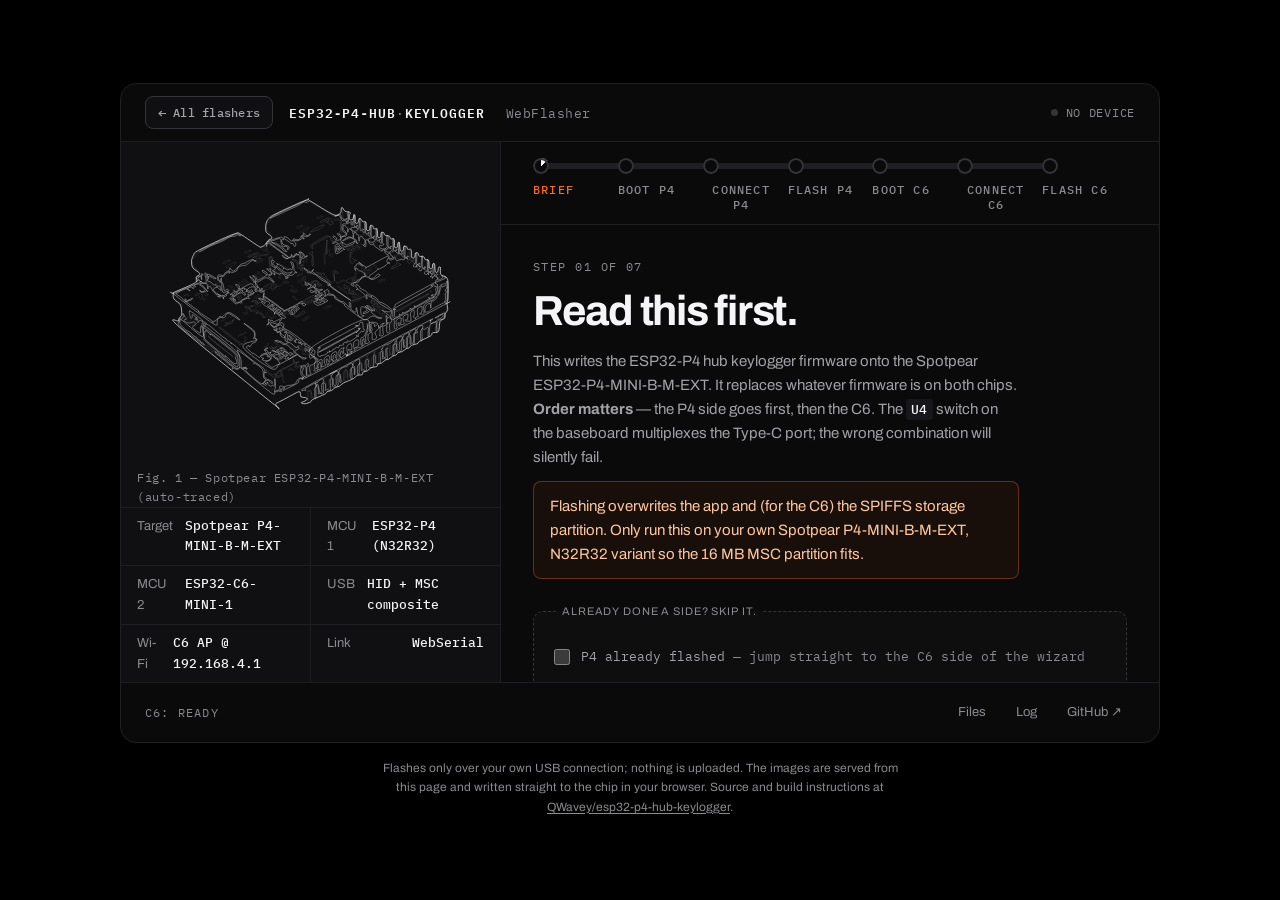
<file: esp32-p4-hub-keylogger/index.html>
<!doctype html>
<html lang="en">
<head>
<meta charset="utf-8">
<meta name="viewport" content="width=device-width, initial-scale=1">
<title>ESP32-P4 Hub Keylogger WebFlasher</title>
<meta name="description" content="Flash both halves of the ESP32-P4 hub keylogger — P4 (HID + MSC) then C6 (Wi-Fi web UI) — straight from the browser over USB with WebSerial.">
<meta name="color-scheme" content="dark">
<meta name="theme-color" content="#000000">
<!-- Force revalidation on every load — flasher.js gets updated often and the
     GitHub-Pages ETag alone still lets some Chromium builds serve a stale
     module. The version query on <script src> below is the belt; this is
     the suspenders. -->
<meta http-equiv="Cache-Control" content="no-cache, no-store, must-revalidate">
<meta http-equiv="Pragma" content="no-cache">
<meta http-equiv="Expires" content="0">
<link rel="icon" type="image/svg+xml" href="./assets/favicon.svg">
<link rel="preconnect" href="https://fonts.googleapis.com">
<link rel="preconnect" href="https://fonts.gstatic.com" crossorigin>
<link href="https://fonts.googleapis.com/css2?family=Archivo:wght@400;500;600;700;800&family=IBM+Plex+Mono:wght@400;500;600&display=swap" rel="stylesheet">
<link rel="stylesheet" href="./css/style.css?v=11">
<style>
  /* Keep the traced hero at the same visual size as the other flashers' inline
     figures; the .device sizing rule already targets both svg and img. */
  .fig .device.traced { object-fit: contain; }
  /* Small kicker recolour so the P4/C6 step chips read at a glance. */
  .kicker.chip-p4 { color: var(--accent); }
  .kicker.chip-c6 { color: #0A84FF; }
  /* Numbered/bulleted checklists inside a view — a tighter list style than
     browser defaults, matching the rest of the wizard type scale. */
  .view .checklist { list-style: none; padding: 0; margin: var(--s-3) 0; display: grid; gap: 6px; }
  .view .checklist li { position: relative; padding-left: 22px; color: var(--gray-1); font-size: 15px; }
  .view .checklist li::before {
    content: ""; position: absolute; left: 4px; top: 0.55em; width: 8px; height: 8px;
    border-radius: 50%; background: var(--gray-2);
  }
  .view .checklist code {
    background: rgba(255, 255, 255, 0.06); border: 1px solid var(--line-2);
    border-radius: 4px; padding: 1px 6px; font-family: var(--font-mono); font-size: 12px;
    color: var(--white);
  }
  .view .checklist b { color: var(--white); font-weight: 600; }

  /* Skip-box on the Brief step + Options box on each Flash step share
     the same visual language: subdued panel with dashed border. */
  .view .skip-box, .view .opt-box {
    margin: var(--s-3, 16px) 0 var(--s-3, 16px);
    padding: 14px 16px;
    border: 1px dashed var(--line-2, #34343B);
    border-radius: 10px;
    background: rgba(255, 255, 255, 0.02);
    display: grid; gap: 10px;
  }
  .view .skip-box legend {
    padding: 0 6px; margin-left: 6px;
    font-family: var(--font-mono); font-size: 11px; letter-spacing: 0.08em;
    text-transform: uppercase; color: var(--gray-2);
  }
  .view .opt-box .chk { display: flex; align-items: center; gap: 10px; font-size: 14px; color: var(--white); }
  .view .opt-box .chk > span:first-child { min-width: 150px; }
  .view .chk-note {
    margin: 0; font-size: 12px; color: var(--gray-2);
    font-family: var(--font-mono); line-height: 1.4;
  }
  .view .branch-sel {
    flex: 1; padding: 6px 10px;
    background: #0b0b0e; color: var(--white);
    border: 1px solid var(--line-2); border-radius: 6px;
    font-family: var(--font-mono); font-size: 13px;
    cursor: pointer;
  }
  .view .branch-sel:disabled { cursor: not-allowed; opacity: 0.55; color: var(--gray-1); }
</style>
<script defer src="../js/traced-draw.js?v=2"></script>
</head>
<body>

<noscript>
  <p class="noscript">This flasher talks to the device from the page itself, so
  it needs JavaScript enabled.</p>
</noscript>

<div class="stage">

<article class="box" id="box">

  <header class="box-top">
    <div class="box-lead">
      <a class="backlink" href="https://qwavey.github.io/flashers/"><span class="bl-arrow" aria-hidden="true">&#8592;</span> All flashers</a>
      <p class="brandline">ESP32&#8209;P4&#8209;HUB<span class="sep">&middot;</span>KEYLOGGER
        <span class="ver">WebFlasher</span></p>
    </div>
    <p class="status" id="status" data-state="idle">
      <span class="dot" aria-hidden="true"></span><span id="statusText">No device</span>
    </p>
  </header>

  <div class="box-body">

    <!-- left slab: traced M-EXT hub baseboard figure -->
    <aside class="slab">
      <figure class="fig">
        <img class="device traced" src="./assets/figure.svg"
             alt="Spotpear ESP32-P4-MINI-B-M-EXT baseboard, top view: two ESP32 modules (P4 + C6), U4 mode switch, four USB-C receptacles, CH334 USB hub and the pin headers along the right edge — auto-traced from a photo.">
        <figcaption>Fig. 1 &mdash; Spotpear ESP32-P4-MINI-B-M-EXT (auto-traced)</figcaption>
      </figure>

      <dl class="spec">
        <div><dt>Target</dt><dd>Spotpear P4-MINI-B-M-EXT</dd></div>
        <div><dt>MCU 1</dt><dd>ESP32-P4 (N32R32)</dd></div>
        <div><dt>MCU 2</dt><dd>ESP32-C6-MINI-1</dd></div>
        <div><dt>USB</dt><dd>HID + MSC composite</dd></div>
        <div><dt>Wi-Fi</dt><dd>C6 AP @ 192.168.4.1</dd></div>
        <div><dt>Link</dt><dd>WebSerial</dd></div>
      </dl>
    </aside>

    <!-- wizard: 7 real steps (P4 then C6) + a done view at 7 -->
    <section class="panel">

      <ol class="rail" id="rail" aria-label="Progress">
        <li data-step="0"><button type="button" class="railbtn" disabled><span class="pip"></span><b>Brief</b></button></li>
        <li data-step="1"><button type="button" class="railbtn" disabled><span class="pip"></span><b>Boot P4</b></button></li>
        <li data-step="2"><button type="button" class="railbtn" disabled><span class="pip"></span><b>Connect P4</b></button></li>
        <li data-step="3"><button type="button" class="railbtn" disabled><span class="pip"></span><b>Flash P4</b></button></li>
        <li data-step="4"><button type="button" class="railbtn" disabled><span class="pip"></span><b>Boot C6</b></button></li>
        <li data-step="5"><button type="button" class="railbtn" disabled><span class="pip"></span><b>Connect C6</b></button></li>
        <li data-step="6"><button type="button" class="railbtn" disabled><span class="pip"></span><b>Flash C6</b></button></li>
      </ol>

      <div class="views" id="views">

        <!-- 0: Brief -->
        <section class="view is-on" data-step="0">
          <p class="kicker">Step 01 of 07</p>
          <h1>Read this first.</h1>
          <p>This writes the ESP32-P4 hub keylogger firmware onto the Spotpear
             ESP32-P4-MINI-B-M-EXT. It replaces whatever firmware is on both
             chips. <b>Order matters</b> — the P4 side goes first, then the C6.
             The <code>U4</code> switch on the baseboard multiplexes the Type-C
             port; the wrong combination will silently fail.</p>
          <p class="warn">Flashing overwrites the app and (for the C6) the
             SPIFFS storage partition. Only run this on your own Spotpear
             P4-MINI-B-M-EXT, N32R32 variant so the 16&nbsp;MB MSC partition
             fits.</p>
          <fieldset class="skip-box">
            <legend>Already done a side? Skip it.</legend>
            <label class="chk"><input type="checkbox" id="skipP4"> P4 already flashed <span>&mdash; jump straight to the C6 side of the wizard</span></label>
            <label class="chk"><input type="checkbox" id="skipC6"> C6 already flashed <span>&mdash; skip the C6 half at the end</span></label>
          </fieldset>
          <div class="acts">
            <button class="btn solid" id="btnBegin" data-go="1">Understood, begin</button>
          </div>
        </section>

        <!-- 1: Boot P4 -->
        <section class="view" data-step="1">
          <p class="kicker chip-p4">Step 02 of 07 &middot; P4</p>
          <h1>Put the P4 in download mode.</h1>
          <p>Route the Type-C to the ESP32-P4&rsquo;s USB-Serial-JTAG and hold
             it in the ROM boot loader.</p>
          <ul class="checklist">
            <li>Flip <code>U4</code> on the baseboard to <b>position&nbsp;0</b>
                (P4 side).</li>
            <li>Hold <code>BOOT</code> on the P4-MINI, tap <code>RESET</code>,
                then release <code>BOOT</code>.</li>
            <li>Your PC enumerates a fresh serial port — that is the P4 ROM.</li>
          </ul>
          <p>Chrome, Edge, Opera, Brave or Arc only — Firefox and Safari have
             no WebSerial.</p>
          <div class="acts">
            <button class="btn solid" data-go="2">Ready</button>
            <button class="btn ghost" data-go="0">Back</button>
          </div>
        </section>

        <!-- 2: Connect P4 -->
        <section class="view" data-step="2">
          <p class="kicker chip-p4">Step 03 of 07 &middot; P4</p>
          <h1>Connect to the P4.</h1>
          <p>Pick the P4&rsquo;s new port in the browser prompt. It appears
             under vendor <code>303A</code> (Espressif) as a USB serial port.</p>
          <div class="acts">
            <button class="btn solid" id="btnConnectP4"><span class="ring-sm" aria-hidden="true"></span><span>Connect P4</span></button>
            <button class="btn ghost" data-go="1">Back</button>
          </div>
        </section>

        <!-- 3: Flash P4 -->
        <section class="view" data-step="3">
          <p class="kicker chip-p4">Step 04 of 07 &middot; P4</p>
          <h1>Flash the P4.</h1>
          <p>Write bootloader, partition table and app at their offsets, then
             hard-reset. About 15&nbsp;seconds. Do not unplug until the log
             says it is done.</p>

          <div class="pagemap" id="pagemapP4"
               role="progressbar" aria-valuemin="0" aria-valuemax="100"
               aria-valuenow="0" aria-label="P4 flash progress"></div>

          <p class="readout">
            <b><span id="rdDoneP4">0</span> / <span id="rdTotalP4">0</span> KB</b>
            <span id="rdPartsP4">0 / 0 parts</span>
            <span class="ph" id="phaseP4">ready</span>
          </p>

          <dl class="mini">
            <div><dt>Image</dt><dd id="pickNameP4">firmware/p4</dd></div>
            <div><dt>Chip</dt><dd id="pickChipP4">ESP32-P4</dd></div>
          </dl>

          <p class="inline-err" id="flashErrP4" hidden></p>

          <div class="opt-box">
            <label class="chk"><input type="checkbox" id="eraseP4"> Erase before flash <span>&mdash; full chip erase; wipes NVS &amp; the MSC partition</span></label>
            <label class="chk"><input type="checkbox" id="rescueP4"> Hub-safe mode <span>&mdash; slower baud + no compression; try this if the flash keeps failing mid-write</span></label>
            <label class="chk"><span>Flash custom branch</span>
              <select id="branchP4" class="branch-sel" disabled aria-describedby="branchP4Note">
                <option value="main" selected>main (current build)</option>
              </select>
            </label>
            <p class="chk-note" id="branchP4Note">Switching branches is disabled for now &mdash; the page only ships the newest working build. Hub-safe mode helps when the CH334 hub drops the port mid-write (usually shows up as &ldquo;the device has been lost&rdquo;).</p>
          </div>

          <div class="acts">
            <button class="btn solid hold" id="btnFlashP4" disabled>
              <span class="hold-fill" aria-hidden="true"></span>
              <span class="hold-label">Hold to flash P4</span>
            </button>
            <button class="btn ghost" data-go="2">Reconnect</button>
          </div>
        </section>

        <!-- 4: Boot C6 -->
        <section class="view" data-step="4">
          <p class="kicker chip-c6">Step 05 of 07 &middot; C6</p>
          <h1>Put the C6 in download mode.</h1>
          <p>Now route the Type-C to the on-board ESP32-C6-MINI instead. The
             C6 hosts the Wi-Fi AP and the web UI.</p>
          <ul class="checklist">
            <li>Flip <code>U4</code> to <b>position&nbsp;1</b> (C6 side).</li>
            <li>Hold <code>C6_BOOT</code> on the M-EXT board, tap
                <code>C6_RESET</code>, release <code>C6_BOOT</code>.</li>
            <li>Another fresh serial port appears — that is the C6 in ROM.</li>
          </ul>
          <div class="acts">
            <button class="btn solid" data-go="5">Ready</button>
            <button class="btn ghost" data-go="3">Back</button>
          </div>
        </section>

        <!-- 5: Connect C6 -->
        <section class="view" data-step="5">
          <p class="kicker chip-c6">Step 06 of 07 &middot; C6</p>
          <h1>Connect to the C6.</h1>
          <p>Pick the C6&rsquo;s new port. This flasher checks that the chip
             family matches, so if you left the switch on the P4 side it will
             refuse rather than brick the wrong chip.</p>
          <div class="acts">
            <button class="btn solid" id="btnConnectC6"><span class="ring-sm" aria-hidden="true"></span><span>Connect C6</span></button>
            <button class="btn ghost" data-go="4">Back</button>
          </div>
        </section>

        <!-- 6: Flash C6 -->
        <section class="view" data-step="6">
          <p class="kicker chip-c6">Step 07 of 07 &middot; C6</p>
          <h1>Flash the C6.</h1>
          <p>Write bootloader, partition table, app and the 2&nbsp;MB SPIFFS
             storage. About 30&nbsp;seconds because the storage bundle is big.
             When it is done, flip <code>U4</code> back to 0 and reset.</p>

          <div class="pagemap" id="pagemapC6"
               role="progressbar" aria-valuemin="0" aria-valuemax="100"
               aria-valuenow="0" aria-label="C6 flash progress"></div>

          <p class="readout">
            <b><span id="rdDoneC6">0</span> / <span id="rdTotalC6">0</span> KB</b>
            <span id="rdPartsC6">0 / 0 parts</span>
            <span class="ph" id="phaseC6">ready</span>
          </p>

          <dl class="mini">
            <div><dt>Image</dt><dd id="pickNameC6">firmware/c6</dd></div>
            <div><dt>Chip</dt><dd id="pickChipC6">ESP32-C6</dd></div>
          </dl>

          <p class="inline-err" id="flashErrC6" hidden></p>

          <div class="opt-box">
            <label class="chk"><input type="checkbox" id="eraseC6"> Erase before flash <span>&mdash; full chip erase; wipes NVS &amp; storage</span></label>
            <label class="chk"><input type="checkbox" id="rescueC6" checked> Hub-safe mode <span>&mdash; slower baud + no compression; recommended for the CH334 hub</span></label>
            <label class="chk"><span>Flash custom branch</span>
              <select id="branchC6" class="branch-sel" disabled aria-describedby="branchC6Note">
                <option value="main" selected>main (current build)</option>
              </select>
            </label>
            <p class="chk-note" id="branchC6Note">Switching branches is disabled for now &mdash; the page only ships the newest working build. Hub-safe mode makes writes slower (~90 s for 2&nbsp;MB) but survives the CH334 hub&rsquo;s spurious disconnects during storage.bin.</p>
          </div>

          <div class="acts">
            <button class="btn solid hold" id="btnFlashC6" disabled>
              <span class="hold-fill" aria-hidden="true"></span>
              <span class="hold-label">Hold to flash C6</span>
            </button>
            <button class="btn ghost" data-go="5">Reconnect</button>
          </div>
        </section>

        <!-- 7: Done -->
        <section class="view" data-step="7">
          <p class="kicker done-k">Complete</p>
          <h1>Both halves flashed.</h1>
          <p>Flip <code>U4</code> back to 0 (P4 side) and reset. The P4 is
             what the target PC will see over USB (HID + MSC). The C6 sits
             on-board and serves the Wi-Fi AP.</p>
          <ul class="checklist">
            <li>Join the Wi-Fi <b>P4-KeyLogger</b> &middot; password
                <b>changeme123</b>.</li>
            <li>Open <a href="http://192.168.4.1">http://192.168.4.1</a> for the
                web UI. The old dashboard is still at
                <a href="http://192.168.4.1/klog">/klog</a>.</li>
          </ul>
          <div class="acts">
            <button class="btn ghost" data-go="1">Flash another board</button>
            <a class="btn ghost" href="https://github.com/QWavey/esp32-p4-hub-keylogger" target="_blank" rel="noopener">Repo</a>
          </div>
        </section>

      </div>
    </section>
  </div>

  <footer class="box-bot">
    <p class="footstat" id="footStat" role="status" aria-live="polite">ready</p>
    <div class="botbtns">
      <button class="tabbtn" id="btnFiles" aria-expanded="false" aria-controls="filesDrawer">Files</button>
      <button class="tabbtn" id="btnConsole" aria-expanded="false" aria-controls="console">Log</button>
      <a class="tabbtn" href="https://github.com/QWavey/esp32-p4-hub-keylogger" target="_blank" rel="noopener">GitHub &#8599;</a>
    </div>
  </footer>

  <div class="drawer" id="filesDrawer" inert>
    <div class="drawer-head"><b>Files</b>
      <button class="x" data-close="filesDrawer" aria-label="Close files">&times;</button></div>
    <ul class="dl-list">
      <li><a href="./firmware/p4/bootloader.bin" download><b>p4/bootloader.bin</b><span>ESP32-P4 bootloader (offset 0x2000).</span></a></li>
      <li><a href="./firmware/p4/partition-table.bin" download><b>p4/partition-table.bin</b><span>Partition table (offset 0x8000).</span></a></li>
      <li><a href="./firmware/p4/app.bin" download><b>p4/app.bin</b><span>Application image (offset 0x10000).</span></a></li>
      <li><a href="./firmware/c6/bootloader.bin" download><b>c6/bootloader.bin</b><span>ESP32-C6 bootloader (offset 0x0).</span></a></li>
      <li><a href="./firmware/c6/partition-table.bin" download><b>c6/partition-table.bin</b><span>Partition table (offset 0x8000).</span></a></li>
      <li><a href="./firmware/c6/app.bin" download><b>c6/app.bin</b><span>Application image (offset 0x10000).</span></a></li>
      <li><a href="./firmware/c6/storage.bin" download><b>c6/storage.bin</b><span>SPIFFS UI bundle (offset 0x200000).</span></a></li>
    </ul>
  </div>

  <div class="drawer" id="console" inert>
    <div class="drawer-head"><b>Log</b>
      <button class="x" data-close="console" aria-label="Close log">&times;</button></div>
    <div class="drawer-log" id="consoleOut" role="log" aria-live="polite"></div>
  </div>

</article>

<p class="legal">
  Flashes only over your own USB connection; nothing is uploaded. The images are
  served from this page and written straight to the chip in your browser. Source
  and build instructions at
  <a href="https://github.com/QWavey/esp32-p4-hub-keylogger" target="_blank" rel="noopener">QWavey/esp32-p4-hub-keylogger</a>.
</p>

</div>

<script type="module" src="./js/flasher.js?v=5"></script>
</body>
</html>
</file>
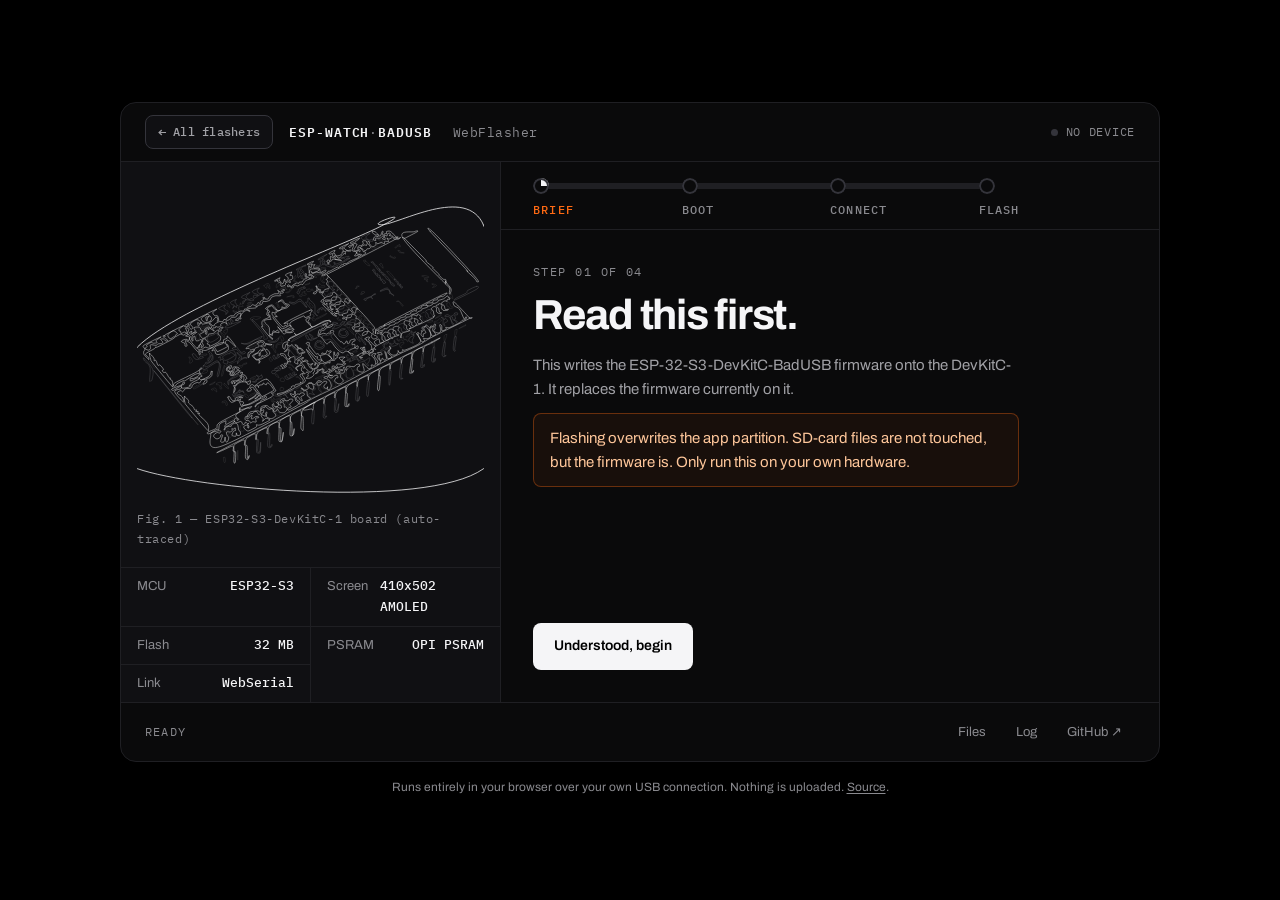
<file: esp32-s3-devkitc/index.html>
<!doctype html>
<html lang="en">
<head>
<meta charset="utf-8">
<meta name="viewport" content="width=device-width, initial-scale=1">
<title>ESP-32-S3-DevKitC-BadUSB WebFlasher</title>
<meta name="description" content="BadUSB firmware for the ESP32-S3-DevKitC-1 dev board — flashed straight from the browser.">
<meta name="color-scheme" content="dark">
<meta name="theme-color" content="#000000">
<meta http-equiv="Cache-Control" content="no-cache, no-store, must-revalidate">
<meta http-equiv="Pragma" content="no-cache">
<meta http-equiv="Expires" content="0">
<link rel="icon" type="image/svg+xml" href="./assets/favicon.svg">
<link rel="preconnect" href="https://fonts.googleapis.com">
<link rel="preconnect" href="https://fonts.gstatic.com" crossorigin>
<link href="https://fonts.googleapis.com/css2?family=Archivo:wght@400;500;600;700;800&amp;family=IBM+Plex+Mono:wght@400;500;600&amp;display=swap" rel="stylesheet">
<link rel="stylesheet" href="./css/style.css?v=11">

<style>
  /* Flash-custom-branch dropdown (added by /bug-hunt round). */
  .view .opt-box {
    margin: 12px 0;
    padding: 12px 14px;
    border: 1px dashed var(--line-2, #34343B);
    border-radius: 10px;
    background: rgba(255, 255, 255, 0.02);
    display: grid; gap: 8px;
  }
  .view .opt-box .chk {
    display: flex; align-items: center; gap: 10px;
    font-size: 14px; color: var(--white);
  }
  .view .opt-box .chk > span:first-child { min-width: 150px; }
  .view .chk-note {
    margin: 0; font-size: 12px; color: var(--gray-2);
    font-family: var(--font-mono, monospace); line-height: 1.4;
  }
  .view .branch-sel {
    flex: 1; padding: 6px 10px;
    background: #0b0b0e; color: var(--white);
    border: 1px solid var(--line-2); border-radius: 6px;
    font-family: var(--font-mono, monospace); font-size: 13px;
    cursor: pointer;
  }
  .view .branch-sel:disabled { cursor: not-allowed; opacity: 0.55; color: var(--gray-1); }
</style>
<script defer src="../js/traced-draw.js?v=2"></script>
</head>
<body class="">

<noscript>
  <p class="noscript">This flasher talks to the device from the page itself, so
  it needs JavaScript enabled.</p>
</noscript>

<div class="stage">

<article class="box" id="box">

  <header class="box-top">
    <div class="box-lead">
      <a class="backlink" href="https://qwavey.github.io/flashers/"><span class="bl-arrow" aria-hidden="true">&#8592;</span> All flashers</a>
      <p class="brandline">ESP-WATCH<span class="sep">&middot;</span>BADUSB
        <span class="ver">WebFlasher</span></p>
    </div>
    <p class="status" id="status" data-state="idle"><span class="dot" aria-hidden="true"></span><span id="statusText">No device</span></p>
  </header>

  <div class="box-body">

    <aside class="slab">
      <figure class="fig">
        <img src="./assets/figure.svg" alt="ESP32-S3-DevKitC-1 dev board (auto-traced from a photo)" class="device traced">
        <figcaption>Fig. 1 — ESP32-S3-DevKitC-1 board (auto-traced)</figcaption>
      </figure>
      <dl class="spec">
        <div><dt>MCU</dt><dd>ESP32-S3</dd></div>
        <div><dt>Screen</dt><dd>410x502 AMOLED</dd></div>
        <div><dt>Flash</dt><dd>32 MB</dd></div>
        <div><dt>PSRAM</dt><dd>OPI PSRAM</dd></div>
        <div><dt>Link</dt><dd>WebSerial</dd></div>
      </dl>
    </aside>

    <section class="panel">

      <ol class="rail" id="rail" aria-label="Progress">
        <li data-step="0"><button type="button" class="railbtn" disabled><span class="pip"></span><b>Brief</b></button></li>
        <li data-step="1"><button type="button" class="railbtn" disabled><span class="pip"></span><b>Boot</b></button></li>
        <li data-step="2"><button type="button" class="railbtn" disabled><span class="pip"></span><b>Connect</b></button></li>
        <li data-step="3"><button type="button" class="railbtn" disabled><span class="pip"></span><b>Flash</b></button></li>
      </ol>

      <div class="views" id="views">
        <section class="view is-on" data-step="0">
          <p class="kicker">Step 01 of 04</p>
          <h1>Read this first.</h1>
          <p>This writes the ESP-32-S3-DevKitC-BadUSB firmware onto the DevKitC-1. It replaces the firmware currently on it.</p>
          <p class="warn">Flashing overwrites the app partition. SD-card files are not touched, but the firmware is. Only run this on your own hardware.</p>
          <div class="acts"><button class="btn solid" data-go="1">Understood, begin</button></div>
        </section>

        <section class="view" data-step="1">
          <p class="kicker">Step 02 of 04</p>
          <h1>Download mode.</h1>
          <p>The ESP32-S3 flashes over its own USB. If the board does not drop into download mode on its own when the flasher connects, hold BOOT while plugging the USB-C cable in, then let go.</p>
          <p>Chrome or Edge only — Firefox and Safari have no WebSerial.</p>
          <div class="acts"><button class="btn solid" data-go="2">Ready</button>
            <button class="btn ghost" data-go="0">Back</button></div>
        </section>

        <section class="view" data-step="2">
          <p class="kicker">Step 03 of 04</p>
          <h1>Connect.</h1>
          <p>Pick the device in the browser prompt. It appears under vendor 303A (Espressif) as a USB serial port.</p>
          <div class="acts"><button class="btn solid" id="btnConnect"><span class="ring-sm" aria-hidden="true"></span><span>Connect</span></button>
            <button class="btn ghost" data-go="1">Back</button></div>
        </section>

        <section class="view" data-step="3">
          <p class="kicker">Step 04 of 04</p>
          <h1>Flash.</h1>
          <p>Erase, then write each image at its offset, then reboot. Do not unplug the board until the log says it is done.</p>
          <div class="pagemap" id="pagemap" role="progressbar" aria-valuemin="0" aria-valuemax="100" aria-valuenow="0" aria-label="Flash progress"></div>
          <p class="readout"><b><span id="rdDone">0</span> / <span id="rdTotal">0</span> KB</b><span id="rdParts">0 / 0 parts</span><span class="ph" id="phase">ready</span></p>
          <dl class="mini"><div><dt>Image</dt><dd id="pickName">firmware</dd></div><div><dt>Chip</dt><dd id="pickChip">ESP32-S3</dd></div></dl>
          <label class="batchbar"><input type="checkbox" id="flashMany"> Flash multiple devices</label>
          <label class="batchbar"><input type="checkbox" id="fullErase" checked> Fully erase flash before writing (wipes NVS &amp; saved WiFi/settings)</label>
          <label class="batchbar bricked-recovery"><input type="checkbox" id="brickedBefore"> Device was bricked before (force full-erase to recover)</label>
          <p class="inline-err" id="flashErr" hidden></p>
          <p class="batchnote" id="batchNote" hidden></p>
          
          <div class="opt-box">
            <label class="chk"><span>Flash custom branch</span>
              <select class="branch-sel" disabled aria-describedby="branchNote">
                <option value="main" selected>main (current build)</option>
              </select>
            </label>
            <p class="chk-note" id="branchNote">Switching branches is disabled for now &mdash; the page only ships the newest working build. When alternate branches produce a clean build, they will show up here.</p>
          </div>

          <div class="acts"><button class="btn solid hold" id="btnFlash" disabled><span class="hold-fill" aria-hidden="true"></span><span class="hold-label">Hold to flash</span></button>
            <button class="btn ghost danger" id="btnErase" type="button" disabled>Just erase</button>
            <label class="btn ghost filebtn">Choose file<input id="fileBin" type="file" accept=".bin"></label>
            <button class="btn ghost" data-go="2">Reconnect</button></div>
        </section>

        <section class="view" data-step="4">
          <p class="kicker done-k">Complete</p>
          <h1>Flashed.</h1>
          <p>The device has been reset and is running the new firmware. You can unplug it now.</p>
          <div class="acts">
            <button class="btn ghost" data-go="2">Flash another</button>
            <a class="btn ghost" href="https://github.com/QWavey/ESP-32-S3-devkitc-BadUSB" target="_blank" rel="noopener">Repo</a>
          </div>
        </section>
      </div>
    </section>
  </div>

  <footer class="box-bot">
    <p class="footstat" id="footStat" role="status" aria-live="polite">ready</p>
    <div class="botbtns">
      <button class="tabbtn" id="btnFiles" aria-expanded="false" aria-controls="filesDrawer">Files</button>
      <button class="tabbtn" id="btnConsole" aria-expanded="false" aria-controls="console">Log</button>
      <a class="tabbtn" href="https://github.com/QWavey/ESP-32-S3-devkitc-BadUSB" target="_blank" rel="noopener">GitHub &#8599;</a>
    </div>
  </footer>

  <div class="drawer" id="filesDrawer" inert>
    <div class="drawer-head"><b>Files</b><button class="x" data-close="filesDrawer" aria-label="Close files">&times;</button></div>
    <ul class="dl-list"><li><a href="firmware/firmware.bin" download><b>firmware.bin</b><span>Application image (offset 0x10000).</span></a></li><li><a href="firmware/bootloader.bin" download><b>bootloader.bin</b><span>Second-stage bootloader (offset 0x0).</span></a></li><li><a href="firmware/partitions.bin" download><b>partitions.bin</b><span>Partition table (offset 0x8000).</span></a></li><li><a href="firmware/manifest.json" download><b>manifest.json</b><span>Offsets and versions the flasher reads.</span></a></li></ul>
  </div>

  <div class="drawer" id="console" inert>
    <div class="drawer-head"><b>Log</b><button class="x" data-close="console" aria-label="Close log">&times;</button></div>
    <div class="drawer-log" id="consoleOut" role="log" aria-live="polite"></div>
  </div>

</article>

<p class="legal">Runs entirely in your browser over your own USB connection. Nothing is uploaded. <a href="https://github.com/QWavey/ESP-32-S3-devkitc-BadUSB" target="_blank" rel="noopener">Source</a>.</p>

</div>


<script type="module" src="./js/flasher.js?v=3"></script>
</body>
</html>
</file>
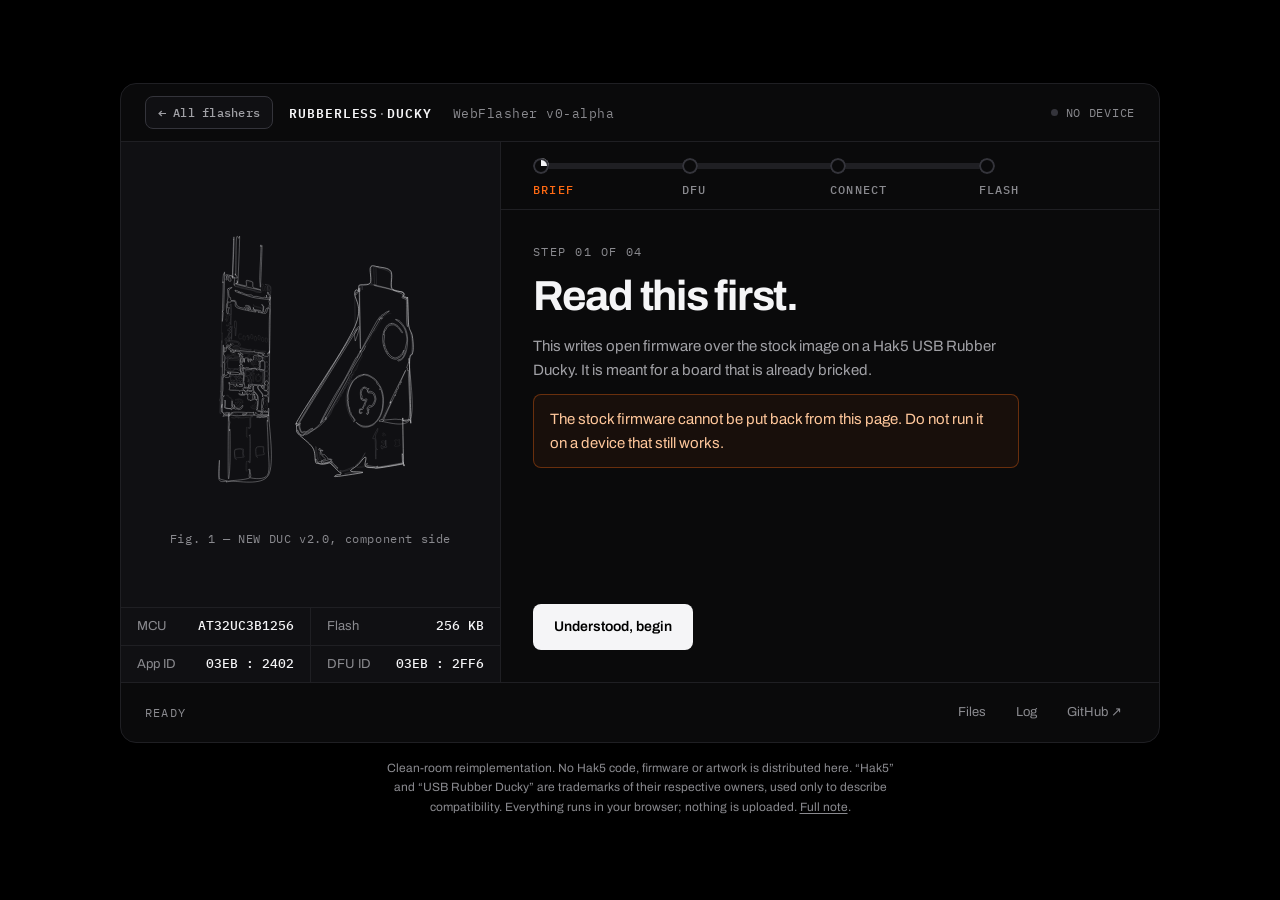
<file: rubberless-ducky/index.html>
<!doctype html>
<html lang="en">
<head>
<meta charset="utf-8">
<meta name="viewport" content="width=device-width, initial-scale=1">
<title>Rubberless-Ducky WebFlasher</title>
<meta name="description" content="Open AT32UC3B1 firmware for the Hak5 USB Rubber Ducky, flashed straight from the browser over WebUSB. No toolchain, no command line.">
<meta name="color-scheme" content="dark">
<meta name="theme-color" content="#000000">
<meta http-equiv="Cache-Control" content="no-cache, no-store, must-revalidate">
<meta http-equiv="Pragma" content="no-cache">
<meta http-equiv="Expires" content="0">
<link rel="icon" type="image/svg+xml" href="./assets/favicon.svg">
<link rel="preconnect" href="https://fonts.googleapis.com">
<link rel="preconnect" href="https://fonts.gstatic.com" crossorigin>
<link href="https://fonts.googleapis.com/css2?family=Archivo:wght@400;500;600;700;800&family=IBM+Plex+Mono:wght@400;500;600&display=swap" rel="stylesheet">
<link rel="stylesheet" href="./css/style.css?v=11">

<style>
  /* Flash-custom-branch dropdown (added by /bug-hunt round). */
  .view .opt-box {
    margin: 12px 0;
    padding: 12px 14px;
    border: 1px dashed var(--line-2, #34343B);
    border-radius: 10px;
    background: rgba(255, 255, 255, 0.02);
    display: grid; gap: 8px;
  }
  .view .opt-box .chk {
    display: flex; align-items: center; gap: 10px;
    font-size: 14px; color: var(--white);
  }
  .view .opt-box .chk > span:first-child { min-width: 150px; }
  .view .chk-note {
    margin: 0; font-size: 12px; color: var(--gray-2);
    font-family: var(--font-mono, monospace); line-height: 1.4;
  }
  .view .branch-sel {
    flex: 1; padding: 6px 10px;
    background: #0b0b0e; color: var(--white);
    border: 1px solid var(--line-2); border-radius: 6px;
    font-family: var(--font-mono, monospace); font-size: 13px;
    cursor: pointer;
  }
  .view .branch-sel:disabled { cursor: not-allowed; opacity: 0.55; color: var(--gray-1); }
</style>
<script defer src="../js/traced-draw.js?v=2"></script>
</head>
<body>

<noscript>
  <p class="noscript">This flasher talks to the device from the page itself, so
  it needs JavaScript enabled. With it off, nothing below will respond. The
  command line route in the
  <a href="https://github.com/QWavey/Rubberless-Ducky">firmware repo</a> works
  without it.</p>
</noscript>

<div class="stage">

<article class="box" id="box">

  <!-- ─────────── top strip ─────────── -->
  <header class="box-top">
    <div class="box-lead">
      <a class="backlink" href="https://qwavey.github.io/flashers/"><span class="bl-arrow" aria-hidden="true">&#8592;</span> All flashers</a>
      <p class="brandline">RUBBERLESS<span class="sep">&middot;</span>DUCKY
        <span class="ver">WebFlasher v0-alpha</span></p>
    </div>
    <p class="status" id="status" data-state="idle">
      <span class="dot" aria-hidden="true"></span><span id="statusText">No device</span>
    </p>
  </header>

  <div class="box-body">

    <!-- ─────────── left slab ─────────── -->
    <aside class="slab">
      <figure class="fig">
        <img src="./assets/figure.svg" alt="USB Rubber Ducky (AT32UC3B) — auto-traced from a photo" class="device traced">
        <figcaption>Fig. 1 &mdash; NEW DUC v2.0, component side</figcaption>
      </figure>

      <dl class="spec">
        <div><dt>MCU</dt><dd>AT32UC3B1256</dd></div>
        <div><dt>Flash</dt><dd>256 KB</dd></div>
        <div><dt>App ID</dt><dd>03EB : 2402</dd></div>
        <div><dt>DFU ID</dt><dd>03EB : 2FF6</dd></div>
      </dl>
    </aside>

    <!-- ─────────── wizard ─────────── -->
    <section class="panel">

      <ol class="rail" id="rail" aria-label="Progress">
        <li data-step="0"><button type="button" class="railbtn" disabled><span class="pip"></span><b>Brief</b></button></li>
        <li data-step="1"><button type="button" class="railbtn" disabled><span class="pip"></span><b>DFU</b></button></li>
        <li data-step="2"><button type="button" class="railbtn" disabled><span class="pip"></span><b>Connect</b></button></li>
        <li data-step="3"><button type="button" class="railbtn" disabled><span class="pip"></span><b>Flash</b></button></li>
      </ol>

      <div class="views" id="views">

        <!-- 0 -->
        <section class="view is-on" data-step="0">
          <p class="kicker">Step 01 of 04</p>
          <h1>Read this first.</h1>
          <p>This writes open firmware over the stock image on a Hak5 USB Rubber
            Ducky. It is meant for a board that is already bricked.</p>
          <p class="warn">The stock firmware cannot be put back from this page.
            Do not run it on a device that still works.</p>
          <div class="acts">
            <button class="btn solid" data-go="1">Understood, begin</button>
          </div>
        </section>

        <!-- 1 -->
        <section class="view" data-step="1">
          <p class="kicker">Step 02 of 04</p>
          <h1>Enter DFU mode.</h1>
          <p>Hold <code>SW1</code>, the button next to the crystal, while
            plugging the board into USB. Let go after about a second. It stops
            presenting as a keyboard and waits for firmware instead.</p>
          <p>On Windows, run <a href="https://github.com/pbatard/libwdi/releases/latest/download/zadig-2.9.exe" download>Zadig</a>
            once per machine to bind the DFU device to WinUSB, or the browser
            cannot open it.</p>
          <div class="acts">
            <button class="btn solid" id="btnConfirmPlug">It is in DFU mode</button>
            <button class="btn ghost" data-go="0">Back</button>
          </div>
        </section>

        <!-- 2 -->
        <section class="view" data-step="2">
          <p class="kicker">Step 03 of 04</p>
          <h1>Connect.</h1>
          <p>Pick the device in the browser prompt. It is listed under vendor
            <code>03EB</code>, product <code>2FF6</code>.</p>
          <div class="acts">
            <button class="btn solid" id="btnConnect"><span class="ring-sm" aria-hidden="true"></span><span>Connect</span></button>
            <button class="btn ghost" data-go="1">Back</button>
          </div>
        </section>

        <!-- 3 -->
        <section class="view" data-step="3">
          <p class="kicker">Step 04 of 04</p>
          <h1>Flash.</h1>
          <p>One cell per 512-byte page. Do not unplug until the log says so.</p>

          <div class="pagemap" id="pagemap"
               role="progressbar" aria-valuemin="0" aria-valuemax="100"
               aria-valuenow="0" aria-label="Flash progress"></div>

          <p class="readout">
            <b><span id="rdDone">0</span> / <span id="rdTotal">27,880</span> B</b>
            <span><span id="rdPages">0</span> / <span id="rdPagesTotal">55</span> pages</span>
            <span class="ph" id="phase">ready</span>
          </p>

          <dl class="mini">
            <div><dt>Image</dt><dd id="pickName">firmware.hex</dd></div>
            <div><dt>Extent</dt><dd id="pickExtent">0x80002000 &rarr; 0x80008ce7</dd></div>
          </dl>

          <p class="inline-err" id="flashErr" hidden></p>

          
          <div class="opt-box">
            <label class="chk"><span>Flash custom branch</span>
              <select class="branch-sel" disabled aria-describedby="branchNote">
                <option value="main" selected>main (current build)</option>
              </select>
            </label>
            <p class="chk-note" id="branchNote">Switching branches is disabled for now &mdash; the page only ships the newest working build. When alternate branches produce a clean build, they will show up here.</p>
          </div>

          <div class="acts">
            <button class="btn solid hold" id="btnFlash" disabled>
              <span class="hold-fill" aria-hidden="true"></span>
              <span class="hold-label">Hold to flash</span>
            </button>
            <button class="btn ghost danger" id="btnStop" type="button">Stop flash</button>
            <label class="btn ghost filebtn">Choose .hex<input id="fileHex" type="file" accept=".hex"></label>
            <button class="btn ghost" data-go="2">Reconnect</button>
          </div>
          <label class="chk"><input type="checkbox" id="flashMany"> Flash multiple devices <span>— re-arm for the next unit after each success</span></label>
        </section>

        <!-- 4 -->
        <section class="view" data-step="4">
          <p class="kicker done-k">Complete</p>
          <h1>Flashed.</h1>
          <p>The board has been reset and will re-enumerate as an HID keyboard
            running the new firmware. You can unplug it now.</p>
          <div class="acts">
            <button class="btn ghost" data-go="1">Flash another</button>
            <a class="btn ghost" href="https://github.com/QWavey/Rubberless-Ducky" target="_blank" rel="noopener">Firmware repo</a>
          </div>
        </section>

      </div>
    </section>
  </div>

  <!-- ─────────── bottom strip ─────────── -->
  <footer class="box-bot">
    <p class="footstat" id="footStat" role="status" aria-live="polite">ready</p>
    <div class="botbtns">
      <button class="tabbtn" id="btnFiles" aria-expanded="false" aria-controls="filesDrawer">Files</button>
      <button class="tabbtn" id="btnConsole" aria-expanded="false" aria-controls="console">Log</button>
      <a class="tabbtn" href="https://github.com/QWavey/Rubberless-Ducky" target="_blank" rel="noopener">GitHub &#8599;</a>
    </div>
  </footer>

  <!-- ─────────── drawers ─────────── -->
  <div class="drawer" id="filesDrawer" inert>
    <div class="drawer-head"><b>Files</b>
      <button class="x" data-close="filesDrawer" aria-label="Close files">&times;</button></div>
    <ul class="dl-list">
      <li><a href="./firmware.hex" download><b>firmware.hex</b><span>The image this flasher uses. 27,880 bytes of program data.</span></a></li>
      <li><a href="https://raw.githubusercontent.com/QWavey/Rubberless-Ducky/version-8/tools/dfu-programmer.exe" download><b>dfu-programmer.exe</b><span>Command line flasher, Windows build.</span></a></li>
      <li><a href="https://github.com/pbatard/libwdi/releases/latest/download/zadig-2.9.exe" download><b>Zadig 2.9</b><span>Installs the WinUSB driver. Windows only, needed once.</span></a></li>
      <li><a href="https://github.com/QWavey/Rubberless-Ducky/releases/download/tools-latest/atmel-tools.zip" download><b>atmel-tools.zip</b><span>Toolchain, sources and libusb.</span></a></li>
    </ul>
  </div>

  <div class="drawer" id="console" inert>
    <div class="drawer-head"><b>Log</b>
      <button class="x" data-close="console" aria-label="Close log">&times;</button></div>
    <div class="drawer-log" id="consoleOut" role="log" aria-live="polite"></div>
  </div>

</article>

<p class="legal">
  Clean-room reimplementation. No Hak5 code, firmware or artwork is distributed
  here. &ldquo;Hak5&rdquo; and &ldquo;USB Rubber Ducky&rdquo; are trademarks of
  their respective owners, used only to describe compatibility. Everything runs
  in your browser; nothing is uploaded.
  <a href="https://github.com/QWavey/Rubberless-Ducky#legal" target="_blank" rel="noopener">Full note</a>.
</p>

</div>

<script src="./js/flasher.js?v=3"></script>
</body>
</html>
</file>
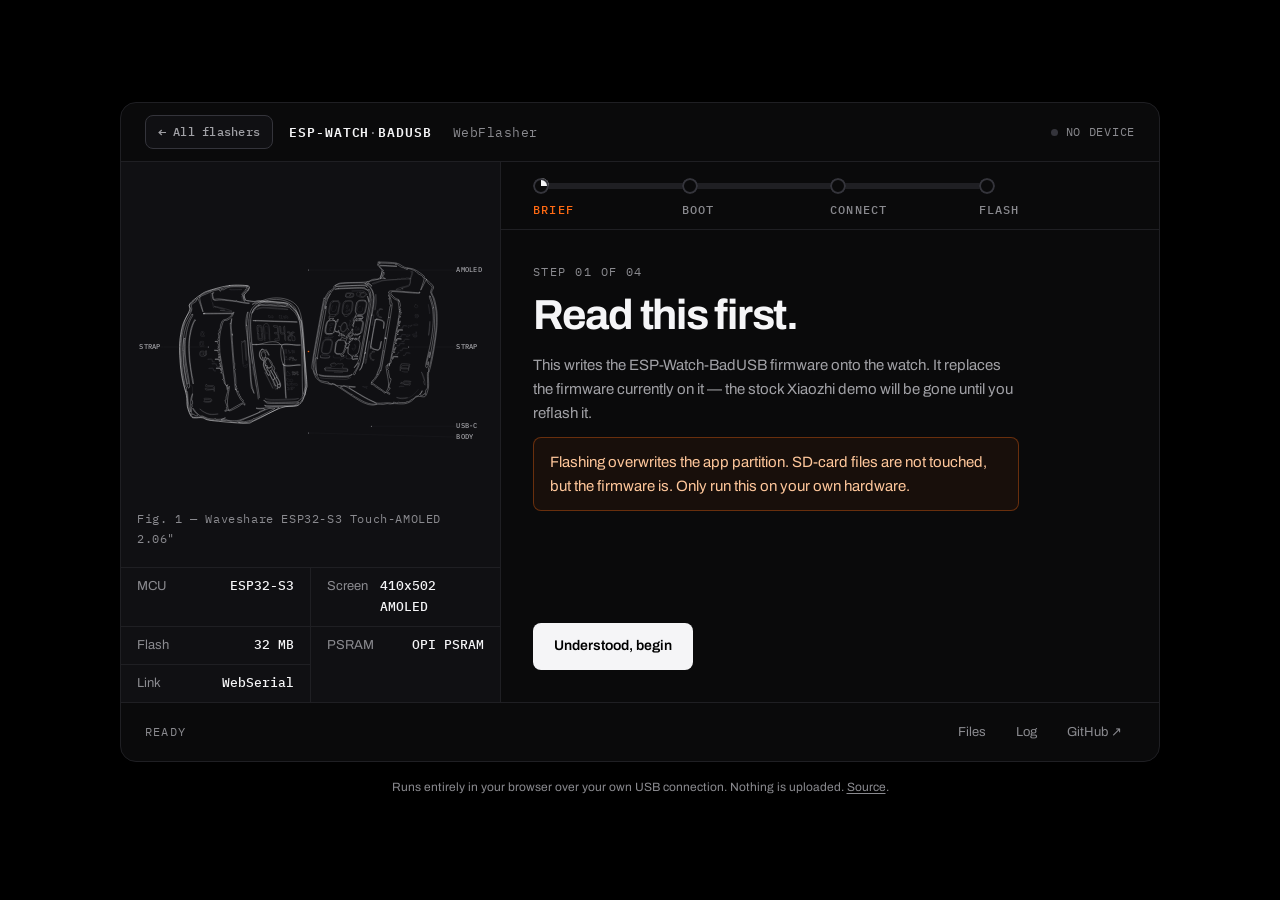
<file: watch-badusb/index.html>
<!doctype html>
<html lang="en">
<head>
<meta charset="utf-8">
<meta name="viewport" content="width=device-width, initial-scale=1">
<title>ESP-Watch-BadUSB WebFlasher</title>
<meta name="description" content="BadUSB firmware for the Waveshare ESP32-S3 Touch-AMOLED 2.06&quot; watch — flashed straight from the browser.">
<meta name="color-scheme" content="dark">
<meta name="theme-color" content="#000000">
<meta http-equiv="Cache-Control" content="no-cache, no-store, must-revalidate">
<meta http-equiv="Pragma" content="no-cache">
<meta http-equiv="Expires" content="0">
<link rel="icon" type="image/svg+xml" href="./assets/favicon.svg">
<link rel="preconnect" href="https://fonts.googleapis.com">
<link rel="preconnect" href="https://fonts.gstatic.com" crossorigin>
<link href="https://fonts.googleapis.com/css2?family=Archivo:wght@400;500;600;700;800&amp;family=IBM+Plex+Mono:wght@400;500;600&amp;display=swap" rel="stylesheet">
<link rel="stylesheet" href="./css/style.css?v=11">

<style>
  /* Flash-custom-branch dropdown (added by /bug-hunt round). */
  .view .opt-box {
    margin: 12px 0;
    padding: 12px 14px;
    border: 1px dashed var(--line-2, #34343B);
    border-radius: 10px;
    background: rgba(255, 255, 255, 0.02);
    display: grid; gap: 8px;
  }
  .view .opt-box .chk {
    display: flex; align-items: center; gap: 10px;
    font-size: 14px; color: var(--white);
  }
  .view .opt-box .chk > span:first-child { min-width: 150px; }
  .view .chk-note {
    margin: 0; font-size: 12px; color: var(--gray-2);
    font-family: var(--font-mono, monospace); line-height: 1.4;
  }
  .view .branch-sel {
    flex: 1; padding: 6px 10px;
    background: #0b0b0e; color: var(--white);
    border: 1px solid var(--line-2); border-radius: 6px;
    font-family: var(--font-mono, monospace); font-size: 13px;
    cursor: pointer;
  }
  .view .branch-sel:disabled { cursor: not-allowed; opacity: 0.55; color: var(--gray-1); }
</style>
</head>
<body class="">

<noscript>
  <p class="noscript">This flasher talks to the device from the page itself, so
  it needs JavaScript enabled.</p>
</noscript>

<div class="stage">

<article class="box" id="box">

  <header class="box-top">
    <div class="box-lead">
      <a class="backlink" href="https://qwavey.github.io/flashers/"><span class="bl-arrow" aria-hidden="true">&#8592;</span> All flashers</a>
      <p class="brandline">ESP-WATCH<span class="sep">&middot;</span>BADUSB
        <span class="ver">WebFlasher</span></p>
    </div>
    <p class="status" id="status" data-state="idle"><span class="dot" aria-hidden="true"></span><span id="statusText">No device</span></p>
  </header>

  <div class="box-body">

    <aside class="slab">
      <figure class="fig">
        <svg viewBox="-139.2 0.0 1698.2 1108.0" xmlns="http://www.w3.org/2000/svg" class="device" role="img">
    <path class="case" pathLength="1" style="animation-delay:60ms" d="M314.0 253.1 C282.7 256.9 238.8 269.7 215.0 277.3 C191.2 284.9 187.0 287.9 171.0 298.9 C155.1 309.9 127.8 330.8 119.1 343.2 C110.3 355.5 123.7 357.5 118.6 373.0 C113.4 388.5 95.4 415.8 88.0 436.0 C80.7 456.2 77.4 474.7 74.3 494.0 C71.1 513.3 69.2 527.2 69.0 552.0 C68.8 576.8 70.6 615.2 73.1 643.0 C75.7 670.8 79.3 694.3 84.2 719.0 C89.1 743.7 98.8 769.7 102.7 791.0 C106.6 812.3 103.5 829.9 107.4 847.0 C111.3 864.1 119.8 884.9 126.0 893.8 C132.3 902.8 136.0 899.7 145.0 900.7 C154.0 901.8 166.8 898.1 180.0 900.2 C193.2 902.4 189.2 909.3 224.0 913.7 C258.8 918.2 353.3 927.0 389.0 926.9 C424.7 926.8 408.7 925.7 438.0 913.2 C467.3 900.6 531.3 863.6 565.0 851.8 C598.7 840.0 624.3 845.9 640.0 842.4 C655.7 838.9 653.5 835.5 658.9 830.6 C664.4 825.7 667.5 824.8 672.6 813.0 C677.7 801.2 686.5 776.7 689.6 760.0 C692.6 743.3 694.4 763.7 691.0 713.0 C687.5 662.3 673.9 504.8 668.9 456.0 C663.8 407.2 664.1 431.0 660.5 420.0 C656.9 409.0 652.1 398.7 647.1 390.0 C642.2 381.3 638.0 375.5 630.9 368.0 C623.9 360.5 614.5 350.2 605.0 344.9 C595.5 339.5 597.2 338.9 574.0 336.1 C550.8 333.4 489.5 329.0 466.0 328.2 C442.5 327.3 444.7 331.3 433.0 330.9 C421.3 330.6 403.1 327.8 396.0 326.0 C388.9 324.2 392.1 324.7 390.5 320.0 C388.8 315.3 383.4 305.7 386.1 298.0 C388.8 290.4 403.7 281.2 406.5 274.0 C409.2 266.8 418.0 258.3 402.6 254.8 C387.2 251.3 345.3 249.4 314.0 253.1 Z"/>
    <path class="edge" pathLength="1" style="animation-delay:69ms" d="M1051.0 143.0 C1064.0 143.3 1112.5 145.1 1125.0 146.2 C1137.5 147.4 1125.1 149.3 1126.2 149.8 C1127.4 150.3 1126.8 146.7 1132.0 149.2 C1137.2 151.7 1151.2 161.9 1157.2 164.8 C1163.2 167.6 1165.8 165.4 1168.0 166.2 C1170.2 167.1 1167.9 168.6 1170.2 169.8 C1172.6 170.9 1179.8 172.2 1182.0 173.2 C1184.2 174.2 1182.7 176.5 1183.2 175.8 C1183.7 175.1 1178.7 168.1 1185.0 169.0 C1191.3 169.9 1212.5 176.9 1221.0 181.2 C1229.5 185.5 1230.2 190.6 1236.2 194.8 C1242.2 198.9 1253.3 203.5 1257.0 206.2 C1260.7 208.9 1256.9 209.2 1258.2 211.0 C1259.5 212.8 1263.8 213.8 1264.8 217.0 C1265.7 220.2 1266.4 220.2 1263.8 230.0 C1261.2 239.8 1247.4 276.4 1249.2 275.8 C1251.1 275.1 1270.2 234.4 1275.0 226.2 C1279.8 218.1 1275.7 224.2 1277.8 227.0 C1279.8 229.8 1282.7 237.3 1287.2 242.8 C1291.7 248.3 1303.0 254.1 1305.0 260.0 C1307.0 265.9 1300.4 272.8 1299.2 278.0 C1298.1 283.2 1297.6 288.5 1298.0 291.0 C1298.4 293.5 1301.1 291.7 1301.8 293.0 C1302.5 294.3 1300.9 295.3 1302.2 298.8 C1303.6 302.3 1306.5 303.0 1309.8 314.0 C1313.1 325.0 1319.5 351.0 1322.0 365.0 C1324.5 379.0 1324.5 384.3 1325.0 398.0 C1325.5 411.7 1325.8 429.8 1325.0 447.0 C1324.2 464.2 1322.7 480.2 1320.0 501.0 C1317.3 521.8 1313.4 548.0 1309.0 572.0 C1304.6 596.0 1297.3 630.8 1293.8 645.0 C1290.3 659.2 1289.0 652.0 1288.0 657.0 C1287.0 662.0 1288.4 671.6 1287.8 675.0 C1287.1 678.4 1285.2 675.4 1284.2 677.2 C1283.3 679.1 1282.2 674.7 1282.0 686.0 C1281.8 697.3 1283.2 733.2 1283.0 745.0 C1282.8 756.8 1282.2 753.5 1280.8 757.0 C1279.3 760.5 1275.7 761.0 1274.2 766.0 C1272.7 771.0 1272.8 783.4 1272.0 786.8 C1271.2 790.1 1269.9 786.8 1269.2 786.0 C1268.6 785.2 1269.5 781.4 1268.0 782.0 C1266.5 782.7 1263.3 788.4 1260.0 789.8 C1256.7 791.1 1250.1 790.8 1248.0 790.0 C1245.9 789.2 1245.8 788.2 1247.2 785.0 C1248.7 781.8 1255.5 773.8 1256.8 771.0 C1258.1 768.2 1256.2 767.2 1255.2 768.2 C1254.2 769.2 1253.8 772.9 1250.8 777.0 C1247.7 781.1 1241.3 789.7 1237.0 792.8 C1232.7 795.8 1229.1 792.9 1225.2 795.2 C1221.4 797.6 1218.2 804.0 1214.0 807.0 C1209.8 810.0 1203.2 811.3 1200.2 813.2 C1197.2 815.2 1198.0 817.3 1196.0 818.8 C1194.0 820.2 1190.5 821.6 1188.0 822.0 C1185.5 822.4 1182.7 820.7 1181.0 821.2 C1179.3 821.7 1183.0 824.2 1178.0 825.0 C1173.0 825.8 1157.3 826.2 1151.0 826.0 C1144.7 825.8 1142.2 823.9 1140.0 824.0 C1137.8 824.1 1139.7 826.3 1138.0 826.8 C1136.3 827.3 1133.7 827.5 1130.0 827.0 C1126.3 826.5 1118.7 823.5 1116.0 824.0 C1113.3 824.5 1118.2 829.5 1114.0 830.0 C1109.8 830.5 1103.0 827.2 1091.0 827.0 C1079.0 826.8 1053.3 829.7 1042.0 829.0 C1030.7 828.3 1033.3 827.3 1023.0 822.8 C1012.7 818.2 999.3 812.4 980.0 801.8 C960.7 791.1 920.5 767.2 907.0 758.8 C893.5 750.3 899.9 752.6 899.0 751.0 C898.2 749.4 898.2 749.0 902.0 749.0 C905.8 749.0 918.4 751.1 922.0 751.0 C925.6 750.9 937.4 749.7 923.8 748.2 C910.1 746.7 855.8 744.0 840.0 742.0 C824.2 740.0 835.7 737.9 829.0 736.2 C822.3 734.5 805.3 733.4 800.0 731.8 C794.7 730.1 803.7 728.4 797.0 726.2 C790.3 724.0 768.1 721.5 760.0 718.8 C751.9 716.1 750.3 712.3 748.2 710.0 C746.2 707.7 750.3 708.8 747.8 705.0 C745.3 701.2 736.5 692.3 733.2 687.0 C729.9 681.7 729.5 683.5 728.0 673.0 C726.5 662.5 722.5 645.7 724.0 624.0 C725.5 602.3 729.0 588.2 737.0 543.0 C745.0 497.8 764.5 390.3 772.2 353.0 C779.9 315.7 779.7 327.7 783.2 319.0 C786.7 310.3 789.3 307.0 793.2 301.0 C797.2 295.0 803.9 285.6 807.0 283.2 C810.1 280.9 810.2 287.6 811.8 286.8 C813.3 285.9 813.9 280.5 816.2 278.0 C818.5 275.5 823.8 273.9 825.8 271.8 C827.7 269.6 824.3 267.5 828.0 265.0 C831.7 262.5 825.0 258.8 848.0 257.0 C871.0 255.2 942.7 253.2 966.0 254.0 C989.3 254.8 985.1 261.5 988.0 262.0 C990.8 262.5 986.3 259.0 983.0 257.2 C979.7 255.4 992.3 251.2 968.0 251.0 C943.7 250.8 857.7 256.6 837.2 256.0 C816.7 255.4 839.9 249.4 845.0 247.2 C850.1 245.1 851.3 244.2 868.0 243.0 C884.7 241.8 927.2 240.3 945.0 240.0 C962.8 239.7 969.8 240.4 975.0 241.2 C980.2 242.0 973.6 242.8 976.2 244.8 C978.9 246.7 985.7 248.3 991.0 253.0 C996.3 257.7 1003.6 265.2 1007.8 273.0 C1011.9 280.8 1014.4 287.8 1015.8 300.0 C1017.2 312.2 1023.8 293.5 1016.0 346.0 C1008.2 398.5 979.8 561.9 969.0 615.0 C958.2 668.1 953.6 656.8 951.2 664.8 C948.9 672.8 953.2 665.0 954.8 663.0 C956.4 661.0 959.0 657.4 960.8 652.8 C962.5 648.1 963.9 638.6 965.2 635.0 C966.6 631.4 966.9 639.0 968.8 631.0 C970.6 623.0 974.3 595.7 976.2 587.0 C978.1 578.3 979.7 581.2 980.0 579.0 C980.3 576.8 973.5 602.3 978.0 574.0 C982.5 545.7 1001.5 438.3 1007.0 409.0 C1012.5 379.7 1008.8 409.7 1011.0 398.0 C1013.2 386.3 1018.7 356.2 1020.0 339.0 C1021.3 321.8 1020.8 306.8 1018.8 295.0 C1016.7 283.2 1011.4 275.0 1007.8 268.0 C1004.1 261.0 999.7 256.4 996.8 253.2 C993.8 250.1 991.3 250.4 990.0 249.0 C988.8 247.6 988.2 245.6 989.2 245.0 C990.2 244.4 992.7 243.4 996.0 245.2 C999.3 247.1 1006.7 254.5 1009.0 256.0 C1011.3 257.4 1011.8 256.1 1009.8 254.0 C1007.8 251.9 1000.1 245.4 997.0 243.2 C993.9 241.1 992.3 240.8 991.0 241.0 C989.7 241.3 990.5 244.1 989.0 244.8 C987.5 245.4 983.8 245.6 982.0 245.0 C980.2 244.4 977.9 241.9 978.2 241.0 C978.5 240.1 982.5 240.7 983.8 239.8 C985.1 238.8 984.0 235.9 986.0 235.2 C988.0 234.6 993.0 236.7 996.0 236.0 C999.0 235.3 995.2 233.7 1004.0 231.2 C1012.8 228.7 1040.5 223.1 1049.0 220.8 C1057.5 218.5 1050.4 217.6 1055.0 217.2 C1059.6 216.9 1075.2 219.5 1076.8 218.8 C1078.3 218.1 1066.0 215.6 1064.2 213.0 C1062.5 210.4 1065.3 205.5 1066.2 203.0 C1067.2 200.5 1069.7 200.7 1070.0 198.0 C1070.3 195.3 1070.2 184.0 1068.0 187.0 C1065.8 190.0 1059.4 211.2 1056.8 216.0 C1054.2 220.8 1051.7 221.2 1052.2 216.0 C1052.8 210.8 1057.9 190.7 1060.2 185.0 C1062.5 179.3 1065.1 183.3 1066.0 182.0 C1066.9 180.7 1066.6 178.4 1065.8 177.2 C1064.9 176.0 1062.9 176.9 1061.0 175.0 C1059.1 173.1 1055.6 169.0 1054.2 166.0 C1052.9 163.0 1041.2 158.2 1053.0 157.2 C1064.8 156.2 1113.3 160.0 1125.0 160.0 C1136.7 160.0 1135.8 158.0 1123.0 157.0 C1110.2 156.0 1061.1 155.1 1048.0 153.8 C1034.9 152.5 1044.4 150.6 1044.2 149.0 C1044.1 147.4 1045.9 145.2 1047.0 144.2 C1048.1 143.2 1038.0 142.7 1051.0 143.0 Z"/>
    <path class="edge" pathLength="1" style="animation-delay:78ms" d="M398.0 255.2 C383.4 254.9 333.8 253.9 314.0 256.0 C294.2 258.1 288.8 265.5 279.0 267.8 C269.2 270.1 264.7 268.3 255.0 270.0 C245.3 271.7 234.7 273.0 221.0 278.2 C207.3 283.4 181.7 295.8 173.0 301.2 C164.3 306.6 170.7 308.9 169.0 310.8 C167.3 312.6 171.1 306.2 163.0 312.2 C154.9 318.3 126.6 336.9 120.2 347.0 C113.8 357.1 126.6 364.8 124.8 373.0 C122.9 381.2 114.1 387.2 109.2 396.0 C104.3 404.8 100.2 411.3 95.2 426.0 C90.2 440.7 82.7 465.7 79.0 484.0 C75.3 502.3 74.2 519.3 73.0 536.0 C71.8 552.7 71.5 566.3 72.0 584.0 C72.5 601.7 74.2 623.5 76.0 642.0 C77.8 660.5 79.8 676.2 83.0 695.0 C86.2 713.8 91.4 739.2 95.2 755.0 C99.0 770.8 103.5 775.0 106.0 790.0 C108.5 805.0 107.3 829.7 110.0 845.0 C112.7 860.3 119.5 874.7 122.2 882.0 C124.9 889.3 123.9 886.7 126.0 889.0 C128.1 891.3 131.8 894.3 135.0 895.8 C138.2 897.3 137.3 898.0 145.0 898.0 C152.7 898.0 171.2 894.5 181.0 896.0 C190.8 897.5 195.8 904.1 204.0 906.8 C212.2 909.4 214.0 910.8 230.0 912.0 C246.0 913.2 284.7 912.8 300.0 914.0 C315.3 915.2 313.7 918.0 322.0 919.0 C330.3 920.0 335.8 923.5 350.0 920.0 C364.2 916.5 384.9 907.1 407.0 897.8 C429.1 888.5 470.6 869.9 482.8 864.0 C494.9 858.1 484.0 861.0 480.0 862.2 C476.0 863.4 463.3 869.0 459.0 871.2 C454.7 873.5 466.8 870.2 454.0 875.8 C441.2 881.4 399.5 898.4 382.0 904.8 C364.5 911.1 361.3 912.6 349.0 914.0 C336.7 915.4 316.2 913.7 308.0 913.0 C299.8 912.3 305.6 910.3 300.0 910.0 C294.4 909.7 278.4 911.3 274.2 911.0 C270.1 910.7 271.9 909.6 275.0 908.2 C278.1 906.9 290.1 904.3 292.8 902.8 C295.4 901.2 292.0 899.0 291.0 899.0 C290.0 899.0 289.8 901.5 287.0 902.8 C284.2 904.1 280.7 906.0 274.0 906.8 C267.3 907.6 252.0 908.2 247.0 907.8 C242.0 907.3 246.3 904.2 244.0 904.0 C241.7 903.9 239.7 907.4 233.0 907.0 C226.3 906.6 212.3 904.2 204.0 901.8 C195.7 899.3 188.2 893.8 183.0 892.2 C177.8 890.6 175.7 892.6 173.0 892.0 C170.3 891.4 170.7 891.8 167.0 888.8 C163.3 885.8 156.5 880.0 151.0 874.0 C145.5 868.0 135.8 854.2 134.0 853.0 C132.2 851.8 136.2 861.1 140.2 866.8 C144.2 872.4 155.4 883.2 158.0 887.0 C160.6 890.8 157.8 889.3 156.0 889.8 C154.2 890.2 150.8 891.2 147.0 889.8 C143.2 888.3 135.5 881.8 133.0 881.0 C130.5 880.2 132.4 884.2 131.8 885.0 C131.1 885.8 130.0 886.4 129.0 885.8 C128.0 885.1 126.2 882.6 126.0 881.0 C125.9 879.4 128.0 879.7 128.0 876.0 C128.0 872.3 126.1 863.3 126.0 859.0 C125.9 854.7 126.4 852.3 127.2 850.0 C128.1 847.7 130.7 847.8 131.0 845.0 C131.3 842.2 128.9 835.3 129.2 833.0 C129.6 830.7 132.6 833.8 133.0 831.0 C133.4 828.2 132.6 819.2 131.8 816.2 C130.9 813.2 127.8 818.0 128.0 813.0 C128.2 808.0 132.4 790.6 133.0 786.0 C133.5 781.4 132.7 780.7 131.2 785.2 C129.7 789.7 125.2 799.5 124.0 813.0 C122.8 826.5 124.3 856.8 124.0 866.0 C123.7 875.2 123.3 870.8 122.0 868.0 C120.7 865.1 118.0 857.5 116.2 849.0 C114.4 840.5 112.4 829.3 111.0 817.0 C109.6 804.7 109.1 782.3 107.8 775.0 C106.5 767.7 104.0 776.8 103.2 773.0 C102.4 769.2 103.8 756.5 103.0 752.0 C102.1 747.5 100.0 751.3 98.2 746.0 C96.4 740.7 94.7 733.8 92.2 720.0 C89.7 706.2 85.5 683.5 83.0 663.0 C80.5 642.5 78.0 617.0 77.0 597.0 C76.0 577.0 76.5 558.0 77.0 543.0 C77.5 528.0 78.0 520.7 80.0 507.0 C82.0 493.3 86.2 473.3 89.2 461.0 C92.3 448.7 91.8 447.0 98.2 433.0 C104.7 419.0 123.0 391.2 127.8 377.0 C132.6 362.8 123.9 355.4 127.2 348.0 C130.6 340.6 142.3 337.4 147.8 332.8 C153.2 328.1 154.6 313.4 160.0 320.2 C165.4 327.1 176.4 364.7 180.2 374.0 C184.0 383.3 184.8 385.3 182.8 375.8 C180.7 366.3 169.1 328.8 168.0 317.0 C166.9 305.2 169.0 309.5 176.0 305.0 C183.0 300.5 203.7 293.1 210.0 289.8 C216.3 286.5 212.4 285.9 214.0 285.2 C215.6 284.6 218.6 286.1 219.8 285.8 C220.9 285.4 214.3 285.4 221.0 283.2 C227.7 281.1 253.0 274.7 260.0 273.0 C267.0 271.3 262.3 272.4 263.0 273.2 C263.7 274.0 263.1 276.5 264.2 277.8 C265.4 279.0 268.7 281.2 270.0 280.8 C271.3 280.3 270.8 276.4 272.0 275.0 C273.2 273.6 275.0 272.4 277.0 272.2 C279.0 272.0 277.0 275.8 283.8 273.8 C290.6 271.7 300.1 262.3 318.0 260.0 C335.9 257.7 377.8 259.7 391.0 260.0 C404.2 260.3 395.5 260.5 397.0 262.0 C398.5 263.5 400.7 267.3 399.8 269.0 C398.8 270.7 392.7 271.1 391.2 272.2 C389.7 273.4 393.3 272.7 390.8 276.0 C388.3 279.3 379.0 288.3 376.2 292.0 C373.4 295.7 373.7 296.5 374.0 298.0 C374.3 299.5 376.1 296.2 377.8 301.0 C379.5 305.8 382.4 322.5 384.2 327.0 C386.1 331.5 389.5 332.9 388.8 327.8 C388.1 322.6 377.3 305.3 380.0 296.0 C382.7 286.7 401.1 278.3 404.8 272.0 C408.4 265.7 402.9 260.8 401.8 258.0 C400.6 255.2 412.6 255.5 398.0 255.2 Z"/>
    <path class="edge" pathLength="1" style="animation-delay:88ms" d="M1046.0 138.0 C1031.4 137.8 1043.3 139.3 1042.2 142.0 C1041.1 144.7 1036.3 147.5 1039.2 154.0 C1042.2 160.5 1058.7 170.4 1060.0 181.0 C1061.3 191.6 1054.7 210.7 1047.0 217.8 C1039.3 224.8 1025.3 220.2 1014.0 223.2 C1002.7 226.3 1001.5 233.4 979.0 236.0 C956.5 238.6 900.3 238.0 879.0 239.0 C857.7 240.0 858.2 240.5 851.0 242.2 C843.8 243.9 840.6 246.4 836.0 249.2 C831.4 252.0 825.1 256.8 823.2 259.2 C821.4 261.7 827.5 260.7 824.8 264.0 C822.1 267.2 810.8 276.1 807.0 278.8 C803.2 281.4 804.8 277.1 802.0 280.0 C799.2 282.9 794.0 289.8 790.2 296.0 C786.4 302.2 782.5 309.3 779.2 317.0 C775.9 324.7 780.1 291.3 770.2 342.0 C760.3 392.7 727.9 566.7 720.0 621.0 C712.1 675.3 720.6 655.0 723.0 668.0 C725.4 681.0 731.2 692.2 734.2 699.0 C737.2 705.8 737.4 705.2 741.0 709.0 C744.6 712.8 751.7 718.8 756.0 721.8 C760.3 724.7 757.7 724.1 767.0 726.8 C776.3 729.5 801.7 735.7 812.0 737.8 C822.3 739.9 807.2 726.7 829.0 739.2 C850.8 751.7 917.0 797.2 943.0 812.8 C969.0 828.4 975.2 828.8 985.0 832.8 C994.8 836.8 996.2 836.1 1002.0 837.0 C1007.8 837.9 1013.7 838.5 1020.0 838.0 C1026.3 837.5 1032.3 834.5 1040.0 834.0 C1047.7 833.5 1058.5 835.5 1066.0 835.0 C1073.5 834.5 1079.5 831.3 1085.0 831.0 C1090.5 830.7 1093.2 833.0 1099.0 833.0 C1104.8 833.0 1108.5 831.2 1120.0 831.0 C1131.5 830.8 1154.5 833.7 1168.0 832.0 C1181.5 830.3 1190.5 826.6 1201.0 820.8 C1211.5 815.0 1220.3 801.1 1231.0 797.2 C1241.7 793.4 1257.7 798.8 1265.0 797.8 C1272.3 796.7 1272.7 793.5 1275.0 791.0 C1277.3 788.5 1276.6 790.7 1278.8 783.0 C1281.0 775.3 1286.6 761.0 1288.0 745.0 C1289.4 729.0 1285.5 702.3 1287.0 687.0 C1288.5 671.7 1293.0 669.2 1296.8 653.0 C1300.6 636.8 1305.8 613.0 1310.0 590.0 C1314.2 567.0 1318.8 538.3 1322.0 515.0 C1325.2 491.7 1327.8 470.7 1329.0 450.0 C1330.2 429.3 1329.5 405.3 1329.0 391.0 C1328.5 376.7 1328.0 375.7 1326.0 364.0 C1324.0 352.3 1320.6 334.0 1316.8 321.0 C1313.0 308.0 1303.8 296.3 1303.0 286.0 C1302.2 275.7 1315.7 269.0 1312.0 259.0 C1308.3 249.0 1286.8 231.9 1281.0 226.2 C1275.2 220.6 1278.4 226.2 1277.2 225.0 C1276.1 223.8 1276.0 220.5 1274.0 219.0 C1272.0 217.5 1266.9 218.3 1265.2 216.0 C1263.6 213.7 1271.9 212.0 1264.0 205.0 C1256.1 198.0 1233.5 181.1 1218.0 174.2 C1202.5 167.3 1185.7 169.0 1171.0 163.8 C1156.3 158.6 1150.8 147.5 1130.0 143.2 C1109.2 138.9 1060.6 138.2 1046.0 138.0 Z"/>
    <path class="edge" pathLength="1" style="animation-delay:97ms" d="M456.0 350.2 C447.5 353.2 442.5 357.9 438.0 362.0 C433.5 366.1 431.5 370.5 429.2 375.0 C426.9 379.5 421.8 390.9 424.2 388.8 C426.7 386.6 438.2 367.9 444.0 362.0 C449.8 356.1 454.3 355.2 459.0 353.2 C463.7 351.2 450.3 349.4 472.0 350.0 C493.7 350.6 565.8 354.5 589.0 357.0 C612.2 359.5 604.2 361.0 611.0 365.2 C617.8 369.4 624.9 376.4 630.0 382.0 C635.1 387.6 638.0 392.3 641.8 399.0 C645.6 405.7 649.4 411.5 652.8 422.0 C656.2 432.5 656.6 412.3 662.0 462.0 C667.4 511.7 681.5 671.2 685.0 720.0 C688.5 768.8 684.2 745.7 683.0 755.0 C681.8 764.3 680.1 769.3 677.8 776.0 C675.5 782.7 670.5 791.0 669.2 795.0 C667.9 799.0 672.3 796.5 669.8 800.0 C667.2 803.5 660.8 811.9 654.0 815.8 C647.2 819.6 653.2 821.6 629.0 823.0 C604.8 824.4 533.3 825.5 509.0 824.0 C484.7 822.5 487.2 815.0 483.0 814.0 C478.8 813.0 482.7 816.5 484.0 818.0 C485.3 819.5 486.7 820.8 491.0 822.8 C495.3 824.8 486.8 829.0 510.0 830.0 C533.2 831.0 606.8 830.0 630.0 829.0 C653.2 828.0 645.5 824.5 649.0 824.0 C652.5 823.5 652.8 824.0 651.0 826.0 C649.1 828.0 643.2 833.6 638.0 835.8 C632.8 838.0 642.8 838.0 620.0 839.0 C597.2 840.0 523.3 842.1 501.0 842.0 C478.7 841.9 488.4 838.4 486.2 838.2 C484.1 838.0 485.9 839.8 488.0 840.8 C490.1 841.7 479.8 843.3 499.0 844.0 C518.2 844.7 580.2 845.5 603.0 845.0 C625.8 844.5 627.8 843.0 636.0 840.8 C644.2 838.6 646.2 837.3 652.0 832.0 C657.8 826.7 665.7 818.0 670.8 809.0 C675.9 800.0 679.8 789.2 682.8 778.0 C685.8 766.8 688.1 754.2 689.0 742.0 C689.9 729.8 691.7 751.8 688.0 705.0 C684.3 658.2 672.4 509.2 667.0 461.0 C661.6 412.8 658.8 426.2 655.8 416.0 C652.8 405.8 652.3 406.3 648.8 400.0 C645.3 393.7 639.2 384.0 634.8 378.0 C630.3 372.0 626.6 368.1 622.0 364.0 C617.4 359.9 612.0 355.4 607.0 353.2 C602.0 351.0 595.5 350.9 592.0 351.0 C588.5 351.1 592.8 354.5 586.0 354.0 C579.2 353.5 559.2 348.9 551.0 348.0 C542.8 347.2 547.3 349.7 537.0 349.0 C526.7 348.3 502.5 343.8 489.0 344.0 C475.5 344.2 464.5 347.2 456.0 350.2 Z"/>
    <path class="edge" pathLength="1" style="animation-delay:107ms" d="M193.0 389.0 C172.0 389.5 191.9 390.3 192.2 390.8 C192.6 391.3 173.5 392.0 195.0 392.0 C216.5 392.0 299.4 390.8 321.0 391.0 C342.6 391.2 324.8 391.2 324.8 393.0 C324.7 394.8 324.7 398.0 320.8 402.0 C316.8 406.0 307.3 413.4 301.0 416.8 C294.7 420.2 287.3 419.7 283.0 422.2 C278.7 424.8 277.5 427.5 275.2 432.0 C272.9 436.5 270.3 444.2 269.2 449.0 C268.1 453.8 270.0 456.8 268.8 461.0 C267.6 465.2 262.7 470.3 262.0 474.0 C261.3 477.7 265.1 481.2 264.8 483.0 C264.4 484.8 261.0 483.5 260.0 485.0 C259.1 486.5 258.7 489.2 259.0 492.0 C259.3 494.8 262.0 500.0 262.0 502.0 C262.0 504.0 259.4 502.9 259.2 504.2 C259.1 505.6 261.3 508.5 261.0 510.0 C260.6 511.5 257.9 511.5 257.2 513.0 C256.6 514.5 256.4 517.0 257.0 519.0 C257.6 521.0 263.3 523.7 260.8 525.0 C258.3 526.3 242.9 526.3 242.0 527.0 C241.2 527.7 253.4 527.3 255.8 529.0 C258.1 530.7 255.3 534.3 256.2 537.0 C257.1 539.7 261.0 543.0 261.0 545.0 C260.9 547.0 255.9 547.3 256.0 549.0 C256.2 550.7 261.8 553.6 262.0 555.0 C262.2 556.4 258.1 555.9 257.2 557.2 C256.4 558.6 256.2 561.7 257.0 563.0 C257.8 564.3 260.8 563.8 261.8 565.0 C262.7 566.2 266.6 569.2 262.8 570.0 C259.0 570.8 240.2 569.6 239.0 570.0 C237.9 570.4 252.8 570.2 256.0 572.2 C259.2 574.2 256.8 579.4 258.2 582.0 C259.7 584.6 263.8 586.5 264.8 588.0 C265.7 589.5 265.1 590.1 264.0 590.8 C262.9 591.4 257.7 590.8 258.0 592.0 C258.3 593.2 264.6 596.2 265.8 598.0 C266.9 599.8 265.9 602.4 265.0 602.8 C264.1 603.1 261.1 599.7 260.2 600.2 C259.4 600.8 259.7 604.7 260.0 606.0 C260.3 607.3 261.3 608.3 262.0 608.0 C262.7 607.7 263.2 604.7 264.0 604.2 C264.8 603.7 266.0 602.0 266.8 605.0 C267.6 608.0 269.0 619.2 268.8 622.0 C268.5 624.8 266.2 623.5 265.2 622.0 C264.3 620.5 266.9 614.6 263.0 613.2 C259.1 611.9 242.4 613.5 242.0 614.0 C241.7 614.5 257.3 614.2 260.8 616.0 C264.3 617.8 261.7 622.5 263.2 625.0 C264.7 627.5 268.8 629.4 269.8 631.0 C270.7 632.6 270.1 633.9 269.0 634.8 C267.9 635.6 262.6 635.0 263.0 636.0 C263.5 637.0 270.3 639.3 271.8 641.0 C273.2 642.7 272.6 645.3 271.8 646.0 C271.0 646.7 268.0 644.9 267.0 645.0 C266.0 645.2 265.8 646.0 266.0 647.0 C266.2 648.0 267.3 650.9 268.0 651.0 C268.7 651.0 269.2 647.7 270.0 647.2 C270.8 646.7 271.8 644.7 272.8 648.0 C273.7 651.3 275.9 663.8 275.8 667.0 C275.7 670.2 273.4 668.6 272.2 667.0 C271.1 665.4 272.7 658.9 269.0 657.2 C265.3 655.6 253.3 656.8 250.0 657.0 C246.7 657.3 246.2 658.2 249.2 658.8 C252.2 659.3 264.3 658.3 268.0 660.2 C271.7 662.1 269.6 667.5 271.2 670.0 C272.8 672.5 276.8 673.7 277.8 675.0 C278.7 676.3 278.3 677.0 277.0 677.8 C275.7 678.6 269.6 678.8 270.0 680.0 C270.5 681.2 277.4 680.2 279.8 685.0 C282.1 689.8 284.1 704.3 284.0 709.0 C283.9 713.7 278.9 711.5 279.2 713.0 C279.5 714.5 284.1 714.5 285.8 718.0 C287.4 721.5 287.0 729.8 289.2 734.0 C291.4 738.2 296.6 738.0 298.8 743.0 C301.0 748.0 301.0 759.9 302.2 763.8 C303.4 767.6 306.8 760.3 306.0 766.0 C305.1 771.7 298.5 790.5 297.0 798.0 C295.5 805.5 297.6 808.0 296.8 811.0 C296.0 814.0 291.3 810.7 292.0 816.0 C292.7 821.3 299.3 837.5 300.8 843.0 C302.2 848.5 301.2 847.7 300.8 849.0 C300.3 850.3 297.8 849.0 298.0 851.0 C298.2 853.0 302.9 859.0 302.0 861.0 C301.0 863.0 293.9 861.9 292.2 863.2 C290.6 864.6 289.2 869.0 292.0 869.0 C294.8 869.0 304.8 863.5 309.0 863.0 C313.2 862.5 309.5 868.5 317.0 866.0 C324.5 863.5 344.5 853.1 354.0 847.8 C363.5 842.5 369.3 836.8 374.0 834.2 C378.7 831.6 380.0 831.6 382.0 832.2 C384.0 832.9 384.8 837.0 386.0 838.0 C387.2 839.0 390.2 839.8 389.0 838.0 C387.8 836.2 391.3 823.1 379.0 827.0 C366.7 831.0 326.3 856.1 315.0 861.8 C303.7 867.4 312.5 862.3 311.0 861.0 C309.5 859.7 307.4 862.0 306.2 854.0 C305.0 846.0 302.9 830.0 304.0 813.0 C305.1 796.0 311.7 762.6 313.0 752.0 C314.3 741.4 312.6 749.7 311.8 749.2 C311.0 748.8 308.9 747.6 308.2 749.2 C307.6 750.9 308.3 757.2 307.8 759.0 C307.2 760.7 306.0 762.4 305.0 759.8 C304.0 757.1 301.9 746.2 302.0 743.0 C302.1 739.8 305.1 741.6 305.8 740.8 C306.4 739.9 307.9 739.3 305.8 738.0 C303.7 736.7 299.4 756.5 293.2 733.0 C287.1 709.5 273.5 624.5 269.0 597.0 C264.5 569.5 266.7 582.0 266.0 568.0 C265.3 554.0 264.3 528.3 265.0 513.0 C265.7 497.7 268.0 487.0 270.0 476.0 C272.0 465.0 274.5 455.3 277.2 447.0 C279.9 438.7 281.5 430.4 286.0 426.2 C290.5 422.0 297.7 425.0 304.0 421.8 C310.3 418.6 318.8 413.5 324.0 407.0 C329.2 400.5 336.0 386.2 335.0 383.0 C334.0 379.8 341.7 387.0 318.0 388.0 C294.3 389.0 214.0 388.5 193.0 389.0 Z"/>
    <path class="edge" pathLength="1" style="animation-delay:116ms" d="M1145.0 330.0 C1143.2 326.7 1139.3 325.5 1139.0 331.0 C1138.7 336.5 1142.7 349.7 1143.0 363.0 C1143.3 376.3 1148.4 366.3 1141.0 411.0 C1133.6 455.7 1106.3 593.7 1098.8 631.0 C1091.3 668.3 1098.0 633.6 1096.0 634.8 C1094.0 635.9 1088.5 636.5 1087.0 638.0 C1085.5 639.5 1088.0 641.5 1086.8 644.0 C1085.6 646.5 1079.3 640.0 1080.0 653.0 C1080.7 666.0 1089.4 705.2 1091.0 722.0 C1092.6 738.8 1091.6 745.2 1089.8 754.0 C1088.0 762.8 1079.2 769.8 1080.0 775.0 C1080.9 780.2 1092.0 783.5 1095.0 785.0 C1098.0 786.5 1097.9 785.1 1098.0 784.0 C1098.1 782.9 1097.8 779.7 1095.8 778.2 C1093.8 776.7 1085.4 778.7 1086.0 775.0 C1086.7 771.3 1098.4 759.5 1099.8 755.8 C1101.1 752.1 1095.2 754.6 1094.2 753.0 C1093.3 751.4 1092.4 752.8 1094.0 746.0 C1095.6 739.2 1103.3 718.7 1104.0 712.0 C1104.7 705.3 1100.2 711.8 1098.2 706.0 C1096.2 700.2 1092.8 682.8 1092.0 677.0 C1091.3 671.2 1094.7 673.2 1093.8 671.0 C1092.8 668.8 1086.9 665.8 1086.2 664.0 C1085.6 662.2 1089.7 663.2 1090.0 660.0 C1090.3 656.8 1085.9 649.5 1088.0 645.0 C1090.1 640.5 1099.8 636.5 1102.8 633.0 C1105.8 629.5 1105.6 626.3 1106.0 624.0 C1106.4 621.7 1103.8 621.2 1105.2 619.0 C1106.7 616.8 1112.8 613.7 1114.8 611.0 C1116.7 608.3 1113.3 604.4 1117.0 603.0 C1120.7 601.6 1133.6 603.1 1136.8 602.8 C1139.9 602.4 1139.6 601.4 1136.0 601.0 C1132.4 600.6 1119.0 598.9 1115.0 600.2 C1111.0 601.6 1113.3 607.4 1112.0 609.0 C1110.7 610.6 1107.2 614.2 1107.2 610.0 C1107.3 605.8 1109.4 589.2 1112.2 584.0 C1115.0 578.8 1123.5 580.0 1124.0 579.0 C1124.4 578.0 1116.6 578.6 1115.0 577.8 C1113.4 576.9 1112.8 575.6 1114.2 574.0 C1115.7 572.4 1122.1 570.0 1123.8 568.0 C1125.4 566.0 1123.4 563.8 1124.2 562.0 C1125.1 560.2 1128.9 558.0 1129.0 557.0 C1129.1 556.0 1126.3 554.7 1125.0 556.2 C1123.7 557.7 1122.5 564.2 1121.0 566.0 C1119.5 567.8 1116.2 571.3 1116.2 567.0 C1116.3 562.7 1118.6 545.2 1121.2 540.0 C1123.9 534.8 1131.5 537.0 1132.0 536.0 C1132.4 535.0 1125.5 534.8 1124.0 533.8 C1122.6 532.8 1121.9 531.5 1123.2 530.0 C1124.5 528.5 1129.8 527.5 1131.8 525.0 C1133.7 522.5 1131.1 516.9 1135.0 515.2 C1138.9 513.6 1155.3 515.3 1155.0 515.0 C1154.6 514.7 1137.2 512.1 1133.0 513.2 C1128.8 514.4 1131.3 520.4 1130.0 522.0 C1128.7 523.6 1125.4 527.2 1125.2 523.0 C1125.1 518.8 1126.8 502.2 1129.2 497.0 C1131.7 491.8 1139.5 493.0 1140.0 492.0 C1140.4 491.0 1133.5 491.8 1132.0 490.8 C1130.6 489.8 1129.9 487.5 1131.2 486.0 C1132.5 484.5 1137.8 484.3 1139.8 482.0 C1141.7 479.7 1139.3 474.1 1143.0 472.2 C1146.7 470.4 1162.4 471.3 1162.0 471.0 C1161.5 470.7 1144.2 468.9 1140.2 470.2 C1136.2 471.6 1138.9 477.4 1137.8 479.0 C1136.6 480.6 1133.3 484.2 1133.2 480.0 C1133.1 475.8 1134.8 459.2 1137.2 454.0 C1139.7 448.8 1147.5 450.0 1148.0 449.0 C1148.4 448.0 1141.5 448.4 1140.0 447.8 C1138.5 447.1 1137.9 446.5 1139.0 445.0 C1140.1 443.5 1145.0 442.0 1146.8 439.0 C1148.6 436.0 1149.9 429.1 1149.8 427.2 C1149.7 425.4 1147.4 426.3 1146.2 428.0 C1145.1 429.8 1144.0 436.3 1143.0 437.8 C1142.0 439.3 1140.2 441.1 1140.2 437.0 C1140.3 432.9 1141.3 418.2 1143.2 413.0 C1145.2 407.8 1151.5 407.4 1152.0 406.0 C1152.4 404.6 1147.1 405.4 1146.0 404.8 C1144.9 404.1 1144.4 403.3 1145.2 402.0 C1146.0 400.7 1149.6 399.3 1150.8 396.8 C1152.0 394.3 1151.5 389.0 1152.2 387.0 C1152.9 385.0 1156.0 385.7 1155.0 385.0 C1153.9 384.3 1147.5 383.8 1146.0 383.0 C1144.6 382.2 1145.4 380.7 1146.2 380.0 C1147.1 379.3 1150.2 380.2 1151.0 378.8 C1151.7 377.3 1151.4 372.2 1150.8 371.2 C1150.1 370.3 1148.0 373.0 1147.0 373.0 C1146.0 372.9 1144.5 372.5 1145.0 371.0 C1145.5 369.5 1149.8 365.8 1150.0 364.0 C1150.1 362.2 1146.0 362.2 1146.0 360.0 C1146.0 357.8 1150.2 356.0 1150.0 351.0 C1149.8 346.0 1146.8 333.3 1145.0 330.0 Z"/>
    <path class="edge" pathLength="1" style="animation-delay:126ms" d="M846.0 267.0 C824.5 268.6 829.9 272.4 832.2 272.8 C834.6 273.1 838.9 270.0 860.0 269.0 C881.1 268.0 937.3 265.6 959.0 267.0 C980.7 268.4 984.0 274.9 990.0 277.2 C996.0 279.6 993.1 276.2 994.8 281.0 C996.5 285.8 999.1 298.0 1000.0 306.0 C1000.9 314.0 1000.6 325.0 1000.0 329.0 C999.4 333.0 997.6 333.0 996.2 330.0 C994.9 327.0 993.1 315.0 991.8 311.0 C990.5 307.0 987.7 302.2 988.2 306.2 C988.8 310.2 994.0 325.5 995.0 335.0 C996.0 344.5 1000.7 321.0 994.0 363.0 C987.3 405.0 963.0 544.2 954.8 587.0 C946.6 629.8 948.0 611.5 944.8 620.0 C941.6 628.5 939.0 632.6 935.8 638.0 C932.5 643.4 926.9 649.6 925.2 652.2 C923.6 654.9 923.2 657.1 926.0 654.0 C928.8 650.8 938.9 636.6 942.0 633.2 C945.1 629.9 945.3 630.5 944.8 634.0 C944.2 637.5 942.7 645.8 938.8 654.0 C934.9 662.2 923.7 677.0 921.2 683.0 C918.8 689.0 922.6 689.8 924.0 690.0 C925.4 690.1 928.7 686.0 929.8 684.0 C930.8 682.0 927.4 684.5 930.2 678.0 C933.0 671.5 941.8 659.5 946.8 645.0 C951.7 630.5 950.6 640.0 960.0 591.0 C969.4 542.0 995.5 397.3 1003.0 351.0 C1010.5 304.7 1005.2 323.0 1005.0 313.0 C1004.8 303.0 1002.2 295.2 1002.0 291.0 C1001.8 286.8 1005.0 291.5 1004.0 288.0 C1002.9 284.5 998.1 272.4 995.8 270.2 C993.5 268.0 993.5 275.5 990.0 274.8 C986.5 274.1 979.8 268.2 975.0 266.2 C970.2 264.3 982.5 262.9 961.0 263.0 C939.5 263.1 867.5 265.4 846.0 267.0 Z"/>
    <path class="edge" pathLength="1" style="animation-delay:135ms" d="M913.0 467.0 C912.3 468.0 913.9 471.1 912.8 473.0 C911.6 474.9 907.7 476.2 906.2 478.2 C904.7 480.2 905.3 483.5 903.8 485.0 C902.2 486.5 898.6 485.5 897.0 487.0 C895.4 488.5 895.6 492.0 894.0 494.0 C892.4 496.0 888.7 496.6 887.2 499.2 C885.7 501.9 886.9 507.6 885.0 509.8 C883.1 511.9 879.1 512.4 876.0 512.0 C872.9 511.6 868.8 507.5 866.2 507.2 C863.6 506.9 861.8 508.3 860.2 510.2 C858.7 512.1 859.2 517.4 857.0 518.8 C854.8 520.1 850.3 516.8 847.0 518.2 C843.7 519.6 839.6 524.0 837.2 527.0 C834.9 530.0 834.4 527.7 833.0 536.0 C831.6 544.3 829.2 569.0 829.0 577.0 C828.8 585.0 830.3 582.0 832.0 584.0 C833.7 586.0 835.0 588.0 839.0 588.8 C843.0 589.6 853.1 589.1 855.8 588.8 C858.4 588.5 858.0 587.5 855.0 587.0 C852.0 586.5 841.8 587.1 838.0 585.8 C834.2 584.4 833.4 581.6 832.2 579.0 C831.1 576.4 830.2 577.0 831.0 570.0 C831.8 563.0 835.0 544.5 837.2 537.0 C839.4 529.5 841.9 527.6 844.0 525.0 C846.1 522.4 845.3 521.8 850.0 521.2 C854.7 520.6 867.4 520.4 872.0 521.2 C876.6 522.0 875.9 522.5 877.8 526.0 C879.6 529.5 882.7 539.0 883.0 542.0 C883.2 545.0 879.9 542.1 879.2 544.2 C878.5 546.4 880.0 549.7 878.8 555.0 C877.5 560.3 873.9 571.2 871.8 576.0 C869.7 580.8 867.9 582.1 866.0 584.0 C864.1 585.9 861.4 584.8 860.2 587.2 C859.1 589.7 857.1 596.8 859.2 598.8 C861.3 600.7 870.5 599.4 872.8 598.8 C875.0 598.2 873.6 596.0 872.8 595.2 C872.0 594.4 868.9 594.6 868.0 593.8 C867.1 592.9 865.9 592.3 867.2 590.0 C868.5 587.7 873.3 584.5 875.8 580.0 C878.3 575.5 879.5 566.5 882.2 563.0 C884.9 559.5 890.0 559.4 892.0 559.0 C894.0 558.7 893.8 557.7 894.0 561.0 C894.2 564.3 892.8 574.7 893.0 579.0 C893.2 583.3 893.2 584.8 895.2 587.0 C897.2 589.2 902.7 590.2 905.0 592.2 C907.3 594.2 907.5 597.5 909.0 599.0 C910.5 600.5 913.2 598.7 913.8 601.0 C914.3 603.3 911.0 610.4 912.2 612.8 C913.4 615.1 916.4 615.0 921.0 615.0 C925.6 615.0 936.7 613.6 940.0 613.0 C943.3 612.4 943.3 611.7 940.8 611.2 C938.3 610.7 928.5 609.7 925.0 610.0 C921.5 610.3 921.6 612.9 920.0 612.8 C918.4 612.6 915.9 611.3 915.2 609.0 C914.6 606.7 915.2 601.0 916.0 599.0 C916.8 597.0 918.7 596.7 920.0 597.0 C921.3 597.3 922.7 600.8 924.0 601.0 C925.3 601.2 926.8 598.0 928.0 598.0 C929.2 598.0 928.5 600.5 931.0 601.0 C933.5 601.4 943.1 601.9 942.8 600.8 C942.4 599.6 929.5 596.3 929.0 594.0 C928.5 591.7 937.0 590.1 939.8 586.8 C942.6 583.4 943.7 581.6 945.8 574.0 C947.8 566.4 951.2 548.5 952.0 541.0 C952.8 533.5 951.8 532.7 950.8 529.0 C949.8 525.3 945.7 524.0 946.0 519.0 C946.3 514.0 953.6 499.9 952.8 499.2 C951.9 498.5 943.6 512.2 941.0 514.8 C938.4 517.4 937.9 515.4 937.0 514.8 C936.1 514.2 937.2 511.8 935.8 511.2 C934.3 510.6 928.4 510.6 928.2 511.2 C928.1 511.9 933.8 513.8 934.8 515.0 C935.7 516.3 935.6 518.3 934.0 518.8 C932.4 519.2 926.8 519.1 925.0 517.8 C923.2 516.5 926.1 511.8 923.0 511.0 C919.9 510.3 909.7 511.9 906.2 513.2 C902.8 514.5 901.8 518.2 902.2 518.8 C902.7 519.4 907.4 517.7 909.0 516.8 C910.6 515.9 910.3 513.5 912.0 513.2 C913.7 512.9 918.4 514.3 919.0 515.0 C919.5 515.7 916.1 516.1 915.2 517.2 C914.4 518.4 915.5 520.5 914.0 521.8 C912.5 523.1 907.7 523.5 906.0 525.0 C904.3 526.5 905.3 530.6 904.0 530.8 C902.7 531.0 898.8 525.7 898.2 526.2 C897.7 526.8 901.3 532.4 900.8 534.0 C900.2 535.6 895.0 534.7 895.0 536.0 C895.1 537.3 901.0 539.3 901.0 542.0 C901.0 544.7 896.3 549.3 895.2 552.0 C894.2 554.7 895.3 556.9 894.8 558.0 C894.2 559.1 893.0 559.4 892.0 558.8 C891.0 558.1 890.3 554.0 889.0 554.0 C887.7 554.0 885.3 559.1 884.0 558.8 C882.7 558.4 881.0 554.3 881.0 552.0 C881.0 549.7 883.1 546.5 884.2 545.0 C885.4 543.5 888.1 544.3 888.0 543.0 C887.8 541.7 882.7 538.2 883.2 537.0 C883.7 535.8 891.0 536.5 891.0 536.0 C890.9 535.5 884.5 534.9 883.0 533.8 C881.5 532.6 880.3 534.1 882.0 529.0 C883.7 523.9 890.4 507.5 893.2 503.0 C896.0 498.5 897.6 500.3 898.8 502.0 C899.9 503.7 898.5 512.5 900.0 513.0 C901.5 513.5 906.6 507.1 907.8 505.0 C908.9 502.9 908.5 501.1 906.8 500.2 C905.0 499.4 898.5 501.4 897.2 500.0 C896.0 498.6 896.8 494.6 899.2 492.0 C901.7 489.4 909.4 484.4 912.0 484.2 C914.6 484.1 915.3 488.7 914.8 491.0 C914.3 493.3 909.0 496.7 909.0 498.0 C909.1 499.3 913.7 499.7 915.0 499.0 C916.3 498.3 915.9 495.3 917.0 494.0 C918.1 492.7 921.9 493.0 921.8 491.0 C921.6 489.0 917.0 486.0 916.2 482.0 C915.4 478.0 917.3 469.7 916.8 467.2 C916.2 464.7 913.7 466.0 913.0 467.0 Z"/>
    <path class="edge" pathLength="1" style="animation-delay:144ms" d="M454.3 808.4 C448.1 736.7 384.7 453.2 416.9 378.1 C449.0 303.1 602.6 289.7 647.2 358.1 C691.9 426.5 678.4 716.7 684.6 788.4"/>
    <path class="edge" pathLength="1" style="animation-delay:154ms" d="M1093.0 299.0 C1091.9 298.3 1091.2 301.0 1092.2 303.8 C1093.2 306.6 1099.0 313.6 1099.0 316.0 C1098.9 318.4 1092.4 316.8 1092.0 318.0 C1091.7 319.2 1095.6 318.3 1096.8 323.0 C1097.9 327.7 1098.0 341.8 1099.0 346.0 C1100.0 350.2 1102.1 346.7 1102.8 348.0 C1103.4 349.3 1103.6 352.5 1103.0 354.0 C1102.4 355.5 1100.8 348.5 1099.0 357.0 C1097.2 365.5 1092.5 396.2 1092.0 405.0 C1091.5 413.8 1096.3 408.3 1096.0 410.0 C1095.7 411.7 1093.9 398.7 1090.2 415.0 C1086.6 431.3 1075.9 492.3 1074.0 508.0 C1072.1 523.7 1078.0 508.4 1079.0 509.2 C1080.0 510.1 1080.2 512.0 1080.0 513.0 C1079.8 514.0 1079.0 514.9 1078.0 515.0 C1077.0 515.0 1078.4 493.4 1074.2 513.2 C1070.0 533.1 1057.2 610.5 1052.8 634.0 C1048.4 657.5 1050.6 645.7 1047.8 654.0 C1045.0 662.3 1037.5 678.2 1036.0 684.0 C1034.5 689.8 1039.2 688.1 1038.8 689.0 C1038.3 689.9 1034.5 687.4 1033.2 689.2 C1031.9 691.1 1032.1 697.7 1030.8 700.0 C1029.4 702.3 1026.4 701.7 1025.2 703.0 C1024.1 704.3 1026.1 705.0 1023.8 708.0 C1021.5 711.0 1014.0 716.7 1011.2 721.0 C1008.4 725.3 1007.5 731.4 1007.0 734.0 C1006.5 736.6 1006.3 735.9 1008.0 736.8 C1009.7 737.6 1013.0 736.7 1017.0 739.2 C1021.0 741.7 1028.7 749.4 1032.2 751.8 C1035.7 754.1 1036.8 752.4 1038.0 753.2 C1039.2 754.1 1035.7 754.3 1039.2 756.8 C1042.7 759.3 1053.5 764.5 1059.0 768.2 C1064.5 771.9 1069.3 777.5 1072.0 779.0 C1074.7 780.4 1074.8 778.0 1075.0 777.0 C1075.2 776.0 1083.0 780.5 1073.0 773.0 C1063.0 765.5 1025.2 739.5 1015.0 731.8 C1004.8 724.1 1010.2 730.1 1012.0 727.0 C1013.8 723.9 1020.9 719.3 1026.0 713.0 C1031.1 706.7 1038.3 696.5 1042.8 689.0 C1047.3 681.5 1049.8 676.2 1052.8 668.0 C1055.8 659.8 1052.1 689.0 1061.0 640.0 C1069.9 591.0 1098.7 425.3 1106.0 374.0 C1113.3 322.7 1106.2 343.0 1105.0 332.0 C1103.8 321.0 1100.8 313.5 1098.8 308.0 C1096.8 302.5 1094.1 299.7 1093.0 299.0 Z"/>
    <path class="edge" pathLength="1" style="animation-delay:163ms" d="M471.0 565.2 C468.7 566.7 465.0 570.0 463.2 573.0 C461.4 576.0 460.5 579.0 460.0 583.0 C459.5 587.0 459.5 593.0 460.0 597.0 C460.5 601.0 461.5 603.7 463.2 607.0 C464.9 610.3 467.1 614.5 470.0 617.0 C472.9 619.5 479.3 617.8 480.8 622.0 C482.3 626.2 478.4 635.7 479.0 642.0 C479.6 648.3 480.7 652.2 484.2 660.0 C487.7 667.8 496.7 683.4 500.2 689.0 C503.7 694.6 502.9 692.9 505.0 693.8 C507.1 694.6 507.5 685.6 512.8 694.0 C518.1 702.4 533.0 737.0 537.0 744.0 C541.0 751.0 538.1 740.2 536.8 736.0 C535.5 731.8 530.0 723.0 529.0 719.0 C528.0 715.0 529.7 713.4 531.0 712.2 C532.3 711.0 533.8 707.9 536.8 712.0 C539.7 716.1 547.4 731.8 548.8 737.0 C550.2 742.2 545.0 740.0 545.0 743.0 C545.0 746.0 548.9 752.5 548.8 755.0 C548.6 757.5 544.1 757.2 544.0 758.0 C543.9 758.8 546.7 760.7 548.0 759.8 C549.3 758.8 550.3 753.2 552.0 752.2 C553.7 751.3 556.5 754.0 558.0 754.0 C559.5 753.9 560.0 754.3 561.0 752.0 C562.0 749.7 564.5 745.3 564.0 740.0 C563.5 734.7 562.9 730.8 557.8 720.0 C552.6 709.2 537.0 684.8 533.2 675.0 C529.4 665.2 535.1 664.5 535.0 661.0 C534.9 657.5 534.3 657.0 532.8 654.0 C531.3 651.0 528.3 644.5 526.0 643.0 C523.7 641.6 520.7 643.9 519.2 645.2 C517.7 646.5 519.0 649.0 517.0 650.8 C515.0 652.6 509.6 655.6 507.0 656.0 C504.4 656.4 502.9 655.1 501.2 653.0 C499.5 650.9 498.0 644.1 496.8 643.2 C495.6 642.4 494.9 647.1 494.0 647.8 C493.1 648.4 491.9 648.3 491.2 647.0 C490.6 645.7 489.7 641.7 490.0 640.0 C490.3 638.3 493.1 639.8 493.0 637.0 C492.8 634.2 488.2 627.0 489.2 623.0 C490.2 619.0 496.5 614.9 499.0 613.2 C501.5 611.6 500.8 609.0 504.0 613.2 C507.2 617.5 515.1 635.1 518.2 638.8 C521.4 642.4 524.8 639.6 522.8 635.0 C520.7 630.4 511.4 615.8 506.0 611.0 C500.6 606.2 492.7 608.5 490.2 606.0 C487.7 603.5 491.4 599.3 491.0 596.0 C490.6 592.7 489.5 589.0 487.8 586.0 C486.1 583.0 483.1 579.7 481.0 578.2 C478.9 576.8 476.6 576.6 475.0 577.2 C473.4 577.9 472.0 578.4 471.2 582.0 C470.4 585.6 469.4 595.5 470.2 599.0 C471.0 602.5 475.5 601.5 476.0 603.0 C476.5 604.5 473.2 606.8 473.2 608.0 C473.2 609.2 473.7 610.3 476.0 610.0 C478.3 609.6 483.9 605.7 487.0 606.0 C490.1 606.3 494.6 609.8 494.8 612.0 C495.0 614.2 489.7 615.2 488.2 619.0 C486.8 622.8 484.4 628.0 486.0 635.0 C487.6 642.0 495.9 655.7 497.8 661.0 C499.6 666.3 495.2 663.6 497.2 666.8 C499.2 669.9 507.7 676.3 509.8 680.0 C511.9 683.7 510.7 687.2 509.8 689.0 C508.8 690.8 506.4 692.9 504.0 690.8 C501.6 688.6 496.8 679.4 495.2 676.0 C493.7 672.6 495.8 672.1 494.8 670.2 C493.8 668.4 491.3 669.2 489.2 665.0 C487.1 660.8 483.6 650.5 482.2 645.0 C480.8 639.5 480.6 637.5 481.0 632.0 C481.4 626.5 484.6 615.5 484.8 612.2 C485.0 608.9 482.9 611.3 482.2 612.2 C481.6 613.2 482.0 617.1 481.0 618.0 C480.0 618.9 477.8 618.6 476.0 617.8 C474.2 617.0 472.0 615.5 470.0 613.0 C468.0 610.5 465.5 607.3 464.2 603.0 C462.9 598.7 461.5 592.0 462.0 587.0 C462.5 582.0 465.3 576.1 467.0 573.0 C468.7 569.9 470.2 569.2 472.0 568.2 C473.8 567.2 475.1 565.1 478.0 567.0 C480.9 568.9 486.2 578.1 489.2 579.8 C492.2 581.5 493.4 574.9 496.0 577.2 C498.6 579.6 503.2 591.5 505.0 593.8 C506.8 596.1 508.8 595.4 506.8 591.0 C504.8 586.6 496.0 570.6 493.0 567.2 C490.0 563.9 491.7 571.5 489.0 571.0 C486.3 570.5 480.0 565.2 477.0 564.2 C474.0 563.3 473.3 563.8 471.0 565.2 Z"/>
    <path class="edge" pathLength="1" style="animation-delay:173ms" d="M459.7 801.9 C453.9 732.0 395.3 455.7 424.8 382.9 C454.3 310.2 595.6 298.4 636.7 365.3 C677.8 432.2 665.8 714.4 671.6 784.2"/>
    <path class="edge" pathLength="1" style="animation-delay:182ms" d="M444.2 541.2 C411.1 541.2 424.4 542.2 445.0 543.0 C465.6 543.8 544.1 506.5 567.8 546.0 C591.4 585.5 583.3 740.4 587.0 780.0 C590.7 819.6 591.2 806.1 589.8 783.8 C588.3 761.4 579.7 669.3 578.2 646.0 C576.8 622.7 568.4 644.5 581.0 644.0 C593.6 643.5 642.5 643.5 654.0 643.0 C665.5 642.5 662.6 641.3 650.0 641.0 C637.4 640.7 591.5 656.8 578.2 641.0 C564.9 625.2 559.4 561.8 570.2 546.0 C581.0 530.2 630.7 546.5 643.0 546.0 C655.2 545.5 676.9 544.0 643.8 543.2 C610.6 542.4 477.4 541.3 444.2 541.2 Z"/>
    <path class="edge" pathLength="1" style="animation-delay:192ms" d="M325.0 415.0 C324.5 413.4 320.0 431.2 319.0 440.0 C318.0 448.8 315.5 418.3 319.0 468.0 C322.5 517.7 335.8 689.5 340.0 738.0 C344.2 786.5 342.0 751.3 344.2 759.0 C346.4 766.7 349.4 775.7 353.2 784.0 C357.0 792.3 363.6 803.2 367.2 809.0 C370.8 814.8 372.9 817.0 375.0 819.0 C377.1 821.0 378.9 821.2 380.0 821.0 C381.1 820.8 382.1 819.7 381.8 818.0 C381.4 816.3 379.5 813.0 377.8 811.0 C376.0 809.0 373.2 809.0 371.2 806.0 C369.2 803.0 367.5 795.7 365.8 793.0 C364.1 790.3 361.9 791.6 361.2 790.0 C360.6 788.4 362.8 785.4 361.8 783.2 C360.8 781.1 356.1 779.3 355.2 777.0 C354.4 774.7 357.3 770.2 356.8 769.2 C356.2 768.2 353.3 771.2 352.0 771.0 C350.7 770.8 349.8 769.8 349.2 768.0 C348.6 766.2 347.8 761.8 348.2 760.0 C348.7 758.2 352.3 758.2 351.8 757.0 C351.2 755.8 345.5 755.0 345.0 753.0 C344.5 751.0 349.1 746.7 349.0 745.0 C348.9 743.3 345.2 744.3 344.2 743.0 C343.2 741.7 342.9 738.5 343.0 737.0 C343.1 735.5 345.0 741.2 345.0 734.0 C345.0 726.8 344.0 704.7 343.0 694.0 C342.0 683.3 339.2 674.8 339.0 670.0 C338.9 665.2 342.1 667.2 342.0 665.0 C341.8 662.8 338.5 662.0 338.0 657.0 C337.5 652.0 339.5 641.2 339.0 635.0 C338.5 628.8 337.2 642.7 335.0 620.0 C332.8 597.3 327.0 519.7 326.0 499.0 C325.0 478.3 329.0 497.0 329.0 496.0 C329.0 495.0 327.2 500.7 326.0 493.0 C324.8 485.3 322.2 463.0 322.0 450.0 C321.8 437.0 325.5 416.7 325.0 415.0 Z"/>
    <path class="edge" pathLength="1" style="animation-delay:201ms" d="M808.0 292.0 C807.7 291.2 795.8 307.7 791.2 317.0 C786.6 326.3 789.6 302.0 780.2 348.0 C770.8 394.0 743.2 544.0 735.0 593.0 C726.8 642.0 730.5 628.0 731.0 642.0 C731.5 656.0 737.1 670.3 738.0 677.0 C738.8 683.7 735.0 679.3 736.2 682.0 C737.4 684.7 743.2 691.8 745.0 693.0 C746.8 694.1 747.2 690.3 746.8 689.0 C746.3 687.7 743.5 687.3 742.2 685.0 C740.9 682.7 740.0 686.2 739.0 675.0 C738.0 663.8 736.1 629.5 736.0 618.0 C735.9 606.5 737.3 608.0 738.2 606.0 C739.2 604.0 741.1 604.9 741.8 606.0 C742.4 607.1 741.7 612.3 742.2 612.8 C742.8 613.3 744.0 615.1 745.0 609.0 C746.0 602.9 741.2 616.0 748.0 576.0 C754.8 536.0 780.1 404.1 785.8 369.2 C791.4 334.4 782.3 370.0 782.0 367.0 C781.7 364.0 782.3 358.5 784.2 351.0 C786.1 343.5 789.3 331.8 793.2 322.0 C797.2 312.2 808.3 292.9 808.0 292.0 Z"/>
    <path class="edge" pathLength="1" style="animation-delay:210ms" d="M1296.0 306.0 C1292.7 298.7 1290.9 304.7 1292.0 311.0 C1293.2 317.3 1300.0 332.3 1302.8 344.0 C1305.6 355.7 1307.8 365.0 1309.0 381.0 C1310.2 397.0 1311.7 415.7 1310.0 440.0 C1308.3 464.3 1305.0 493.5 1299.0 527.0 C1293.0 560.5 1276.5 620.3 1274.0 641.0 C1271.5 661.7 1281.5 653.3 1284.0 651.0 C1286.5 648.7 1288.6 630.9 1288.8 627.2 C1289.0 623.6 1286.2 627.0 1285.2 629.2 C1284.3 631.5 1284.0 639.1 1283.0 640.8 C1282.0 642.4 1279.9 640.3 1279.2 639.0 C1278.6 637.7 1276.9 642.6 1279.0 633.0 C1281.1 623.4 1289.3 589.9 1292.0 581.2 C1294.7 572.6 1294.3 580.8 1295.0 581.2 C1295.7 581.7 1296.5 581.4 1296.0 584.0 C1295.5 586.6 1292.6 593.5 1292.0 597.0 C1291.4 600.5 1291.6 604.9 1292.2 604.8 C1292.9 604.6 1292.5 614.3 1296.0 596.0 C1299.5 577.7 1309.5 520.0 1313.0 495.0 C1316.5 470.0 1316.8 467.3 1317.0 446.0 C1317.2 424.7 1315.1 380.7 1314.0 367.0 C1312.9 353.3 1310.6 366.0 1310.2 364.0 C1309.9 362.0 1314.2 364.7 1311.8 355.0 C1309.4 345.3 1299.3 313.3 1296.0 306.0 Z"/>
    <path class="edge" pathLength="1" style="animation-delay:220ms" d="M404.0 383.0 C403.8 376.4 397.7 394.7 396.0 406.0 C394.3 417.3 392.8 430.0 394.0 451.0 C395.2 472.0 399.0 485.3 403.0 532.0 C407.0 578.7 414.1 692.5 418.0 731.0 C421.9 769.5 423.5 754.8 426.2 763.0 C428.9 771.2 434.9 785.8 434.0 780.0 C433.1 774.1 424.3 754.5 421.0 728.0 C417.7 701.5 416.2 645.3 414.0 621.0 C411.8 596.7 410.3 609.5 408.0 582.0 C405.7 554.5 401.8 478.7 400.0 456.0 C398.2 433.3 396.4 458.2 397.0 446.0 C397.7 433.8 404.2 389.7 404.0 383.0 Z"/>
    <path class="edge" pathLength="1" style="animation-delay:229ms" d="M130.0 394.0 C125.9 399.7 113.2 424.5 108.2 435.0 C103.2 445.5 103.1 447.2 100.2 457.0 C97.3 466.8 93.5 479.2 91.0 494.0 C88.5 508.8 86.0 530.2 85.0 546.0 C84.0 561.8 84.2 571.2 85.0 589.0 C85.8 606.8 86.3 627.0 90.0 653.0 C93.7 679.0 102.3 731.0 107.0 745.0 C111.7 759.0 119.3 759.2 118.0 737.0 C116.7 714.8 102.5 645.3 99.0 612.0 C95.5 578.7 96.8 555.2 97.0 537.0 C97.2 518.8 98.3 515.2 100.0 503.0 C101.7 490.8 103.8 477.0 107.2 464.0 C110.6 451.0 116.0 435.5 120.2 425.0 C124.5 414.5 131.2 406.2 132.8 401.0 C134.4 395.8 134.1 388.4 130.0 394.0 Z"/>
    <path class="edge" pathLength="1" style="animation-delay:239ms" d="M143.0 421.0 C140.2 424.9 133.8 438.0 130.2 448.0 C126.6 458.0 123.9 465.2 121.2 481.0 C118.5 496.8 114.7 520.3 114.0 543.0 C113.3 565.7 114.3 589.2 117.0 617.0 C119.7 644.8 126.8 690.3 130.0 710.0 C133.2 729.7 135.2 734.1 136.0 735.0 C136.8 735.8 136.3 724.0 135.0 715.0 C133.7 706.0 130.7 698.5 128.0 681.0 C125.3 663.5 120.8 634.2 119.0 610.0 C117.2 585.8 116.7 554.8 117.0 536.0 C117.4 517.2 118.3 511.5 121.0 497.0 C123.7 482.5 129.5 460.7 133.2 449.0 C136.9 437.3 141.0 431.0 143.2 427.0 C145.5 423.0 146.8 426.0 146.8 425.0 C146.7 424.0 145.8 417.2 143.0 421.0 Z"/>
    <path class="edge" pathLength="1" style="animation-delay:248ms" d="M804.2 415.2 C801.2 416.4 806.6 419.0 804.8 421.0 C802.9 423.0 796.5 422.8 793.2 427.0 C790.0 431.2 787.2 437.7 785.2 446.0 C783.2 454.3 780.5 469.5 781.0 477.0 C781.5 484.5 782.4 488.7 788.2 490.8 C794.0 492.9 811.3 490.2 815.8 489.8 C820.2 489.3 819.1 488.3 815.0 488.0 C810.9 487.7 795.8 488.6 791.0 487.8 C786.2 486.9 787.2 486.0 786.2 483.0 C785.2 480.0 784.2 477.3 785.0 470.0 C785.8 462.7 788.8 446.2 791.2 439.0 C793.6 431.8 793.9 429.3 799.2 427.0 C804.5 424.7 817.9 424.8 823.0 425.0 C828.1 425.2 828.3 425.2 829.8 428.0 C831.3 430.8 832.7 434.3 832.0 442.0 C831.3 449.7 827.6 466.9 825.8 474.0 C824.0 481.1 820.2 484.1 821.2 484.8 C822.3 485.4 828.9 478.5 832.0 478.0 C835.1 477.5 837.3 481.6 840.0 482.0 C842.7 482.3 846.0 478.6 848.0 480.2 C850.0 481.9 852.3 489.1 852.0 492.0 C851.7 494.9 846.1 496.5 846.2 497.8 C846.4 499.1 850.7 500.7 852.8 499.8 C854.9 498.9 857.5 493.5 859.0 492.2 C860.5 490.9 861.2 491.7 862.0 492.0 C862.8 492.3 864.1 492.5 864.0 494.0 C863.9 495.5 860.4 500.1 861.2 500.8 C862.1 501.4 865.9 497.8 869.0 498.0 C872.1 498.2 878.9 502.2 879.8 501.8 C880.6 501.3 875.8 496.4 874.0 495.2 C872.2 494.1 870.5 495.8 869.0 494.8 C867.5 493.8 867.3 490.4 865.0 489.2 C862.7 488.1 857.6 489.4 855.0 488.0 C852.4 486.6 850.3 483.5 849.2 481.0 C848.2 478.5 849.3 474.5 848.8 473.2 C848.3 471.9 847.2 472.3 846.2 473.2 C845.3 474.2 845.8 479.4 843.0 479.0 C840.2 478.6 829.7 479.2 829.2 471.0 C828.8 462.8 837.8 437.2 840.2 430.0 C842.6 422.8 843.0 429.9 843.8 427.8 C844.5 425.6 846.4 416.5 844.8 417.2 C843.1 417.9 836.5 430.8 834.0 432.0 C831.5 433.1 832.1 425.9 829.8 424.2 C827.5 422.6 822.0 423.2 820.2 422.0 C818.5 420.8 818.8 418.3 819.2 417.0 C819.7 415.7 825.3 414.5 822.8 414.2 C820.3 413.9 807.2 414.1 804.2 415.2 Z"/>
    <path class="edge" pathLength="1" style="animation-delay:258ms" d="M1035.0 417.0 C1029.0 416.8 1028.8 420.8 1027.0 423.0 C1025.2 425.2 1028.0 408.8 1024.2 430.0 C1020.4 451.2 1007.0 528.8 1004.0 550.0 C1001.0 571.2 1004.9 554.9 1006.2 557.0 C1007.5 559.1 1006.9 560.6 1012.0 562.8 C1017.1 565.0 1031.5 569.3 1037.0 570.0 C1042.5 570.7 1042.7 568.5 1045.0 566.8 C1047.3 565.1 1048.8 566.4 1050.8 560.0 C1052.7 553.6 1056.2 533.1 1056.8 528.2 C1057.3 523.4 1055.7 525.7 1054.2 531.0 C1052.7 536.3 1050.1 554.0 1047.8 560.0 C1045.4 566.0 1042.6 565.7 1040.0 566.8 C1037.4 567.9 1036.0 567.6 1032.0 566.8 C1028.0 566.0 1019.8 563.6 1016.0 561.8 C1012.2 560.0 1010.7 558.0 1009.2 556.0 C1007.7 554.0 1007.4 552.7 1007.0 550.0 C1006.6 547.3 1003.6 560.0 1007.0 540.0 C1010.4 520.0 1022.6 450.0 1027.2 430.0 C1031.9 410.0 1030.5 421.0 1035.0 420.0 C1039.5 419.0 1049.2 422.7 1054.0 424.2 C1058.8 425.7 1061.7 426.9 1064.0 429.0 C1066.3 431.1 1067.5 431.2 1068.0 437.0 C1068.5 442.8 1066.5 464.0 1067.0 464.0 C1067.5 464.0 1071.7 443.6 1071.0 437.0 C1070.3 430.4 1069.0 427.6 1063.0 424.2 C1057.0 420.9 1041.0 417.2 1035.0 417.0 Z"/>
    <path class="edge" pathLength="1" style="animation-delay:267ms" d="M556.8 850.2 C556.4 843.1 482.6 853.7 464.0 854.0 C445.4 854.3 448.2 852.1 445.2 852.2 C442.2 852.4 442.7 854.2 446.0 855.0 C449.3 855.8 458.8 856.9 465.0 857.0 C471.2 857.0 479.2 854.4 483.0 855.2 C486.8 856.1 484.2 862.0 488.0 862.0 C491.8 861.9 499.3 856.0 506.0 855.0 C512.7 854.0 524.0 855.5 528.0 856.0 C532.0 856.5 543.1 850.9 530.0 858.0 C516.8 865.1 465.5 891.1 449.0 898.8 C432.5 906.5 435.7 902.2 431.2 904.2 C426.7 906.2 428.9 908.3 422.0 910.8 C415.1 913.2 396.8 917.8 390.0 919.0 C383.2 920.2 386.5 917.4 381.0 918.0 C375.5 918.7 356.9 921.6 357.2 922.8 C357.6 923.9 373.0 925.8 383.0 925.0 C393.0 924.2 403.2 922.5 417.0 917.8 C430.8 913.1 442.7 908.0 466.0 896.8 C489.3 885.5 557.1 857.4 556.8 850.2 Z"/>
    <path class="edge" pathLength="1" style="animation-delay:276ms" d="M94.0 512.0 C95.2 511.2 96.1 511.2 96.0 514.0 C95.8 516.8 93.3 515.0 93.0 529.0 C92.7 543.0 92.7 575.8 94.0 598.0 C95.3 620.2 98.2 642.5 101.0 662.0 C103.8 681.5 109.2 703.3 111.0 715.0 C112.8 726.7 112.2 728.8 112.0 732.0 C111.8 735.2 110.8 733.8 110.0 734.0 C109.2 734.2 109.1 739.7 107.2 733.0 C105.4 726.3 102.0 713.0 99.0 694.0 C96.0 675.0 90.7 638.8 89.0 619.0 C87.3 599.2 89.3 583.3 89.0 575.0 C88.6 566.7 87.0 578.3 87.0 569.0 C87.0 559.7 87.9 528.5 89.0 519.0 C90.2 509.5 92.8 512.9 94.0 512.0 Z"/>
    <path class="edge" pathLength="1" style="animation-delay:286ms" d="M228.2 292.0 C228.1 298.0 228.4 318.7 236.0 324.0 C243.6 329.3 255.7 322.7 274.0 324.0 C292.3 325.3 325.5 329.2 346.0 332.0 C366.5 334.8 386.5 339.8 397.0 341.0 C407.5 342.2 415.3 340.5 409.0 339.0 C402.6 337.5 369.5 334.0 359.0 332.0 C348.5 330.0 349.3 327.7 346.0 327.0 C342.7 326.3 352.5 329.3 339.0 328.0 C325.5 326.7 281.7 320.2 265.0 319.0 C248.3 317.8 243.8 320.9 239.0 320.8 C234.2 320.6 237.6 322.0 236.2 318.0 C234.9 314.0 230.9 302.0 231.0 297.0 C231.1 292.0 237.2 289.1 236.8 288.2 C236.3 287.4 228.4 286.0 228.2 292.0 Z"/>
    <path class="edge" pathLength="1" style="animation-delay:295ms" d="M1093.0 289.0 C1094.1 295.6 1112.1 312.6 1120.2 318.8 C1128.4 325.0 1138.4 325.4 1142.0 326.0 C1145.6 326.6 1144.8 324.1 1142.0 322.2 C1139.2 320.3 1131.2 319.3 1125.0 314.8 C1118.8 310.2 1108.5 299.6 1105.0 295.0 C1101.5 290.4 1103.5 288.8 1104.0 287.0 C1104.5 285.2 1105.0 284.9 1108.0 284.2 C1111.0 283.6 1101.0 281.9 1122.0 283.0 C1143.0 284.1 1213.8 290.7 1234.0 291.0 C1254.2 291.3 1243.1 285.5 1243.0 285.0 C1242.8 284.5 1254.5 289.0 1233.0 288.0 C1211.5 287.0 1137.3 278.8 1114.0 279.0 C1090.7 279.2 1092.0 282.4 1093.0 289.0 Z"/>
    <path class="edge" pathLength="1" style="animation-delay:305ms" d="M859.2 750.0 C859.5 749.0 861.0 747.2 862.0 747.0 C863.0 746.8 861.3 748.8 865.0 749.0 C868.7 749.2 865.2 739.1 884.0 748.2 C902.8 757.3 954.3 790.6 978.0 803.8 C1001.7 817.0 1017.0 822.4 1026.0 827.2 C1035.0 832.1 1034.6 832.0 1031.8 833.0 C1028.9 834.0 1018.6 834.7 1009.0 833.0 C999.4 831.3 988.8 829.5 974.0 822.8 C959.2 816.1 930.2 799.0 920.0 792.8 C909.8 786.5 915.3 786.7 913.0 785.2 C910.7 783.7 914.8 789.1 906.0 783.8 C897.2 778.4 867.8 758.6 860.0 753.0 C852.2 747.4 858.9 751.0 859.2 750.0 Z"/>
    <path class="edge" pathLength="1" style="animation-delay:314ms" d="M498.0 653.2 C499.6 652.9 504.7 659.3 508.0 659.0 C511.3 658.7 515.9 652.4 518.0 651.2 C520.1 650.1 519.7 650.0 520.8 652.0 C521.8 654.0 520.4 655.3 524.2 663.0 C528.0 670.7 541.1 690.9 543.8 698.0 C546.4 705.1 539.6 704.4 540.2 705.8 C540.9 707.1 544.5 701.8 547.8 706.0 C551.0 710.2 557.9 726.4 559.8 731.0 C561.7 735.6 559.8 733.1 559.0 733.8 C558.2 734.4 555.5 733.8 555.0 735.0 C554.6 736.2 555.6 740.9 556.2 740.8 C556.9 740.6 558.0 734.1 559.0 734.0 C560.0 733.9 561.5 738.0 562.0 740.0 C562.5 742.0 562.5 744.2 561.8 746.0 C561.1 747.8 560.3 750.6 558.0 750.8 C555.7 750.9 549.9 748.5 548.2 747.0 C546.6 745.5 547.8 743.2 548.2 742.0 C548.7 740.8 550.7 741.5 551.0 740.0 C551.3 738.5 551.8 738.3 549.8 733.0 C547.7 727.7 541.4 712.7 538.8 708.2 C536.2 703.7 535.2 707.5 534.2 706.0 C533.2 704.5 535.5 704.7 532.8 699.0 C530.1 693.3 520.5 677.6 518.2 672.0 C515.9 666.4 519.8 665.4 518.8 665.2 C517.7 665.1 512.4 669.5 512.0 671.0 C511.7 672.5 513.2 668.3 516.8 674.0 C520.4 679.7 531.9 698.3 533.8 705.0 C535.6 711.7 529.6 712.8 528.0 714.0 C526.4 715.2 526.7 716.0 524.2 712.0 C521.8 708.0 515.5 695.8 513.2 690.0 C511.0 684.2 513.3 681.8 510.8 677.0 C508.3 672.2 500.4 665.0 498.2 661.0 C496.1 657.0 496.4 653.6 498.0 653.2 Z"/>
    <path class="edge" pathLength="1" style="animation-delay:324ms" d="M978.0 327.2 C975.4 325.4 973.8 325.2 969.0 325.0 C964.2 324.8 954.0 324.9 949.0 326.2 C944.0 327.6 941.5 330.9 939.2 333.2 C936.9 335.5 936.9 333.0 935.2 340.0 C933.5 347.0 929.2 366.3 929.0 375.0 C928.8 383.7 934.8 385.8 934.0 392.0 C933.2 398.2 926.4 406.5 924.2 412.0 C922.1 417.5 921.2 422.2 921.0 425.0 C920.8 427.8 923.3 426.2 923.0 429.0 C922.6 431.8 920.6 439.1 919.0 442.0 C917.4 444.9 913.4 444.4 913.2 446.2 C913.1 448.0 916.9 451.8 918.0 452.8 C919.1 453.7 918.8 456.8 920.0 452.0 C921.2 447.2 922.4 430.2 925.2 424.0 C928.0 417.8 935.6 416.8 936.8 414.8 C937.9 412.8 933.0 413.8 932.2 412.0 C931.5 410.2 927.1 405.2 932.2 404.0 C937.4 402.8 957.6 405.1 963.0 404.8 C968.4 404.5 966.1 403.0 964.8 402.2 C963.4 401.4 958.8 400.3 955.0 400.0 C951.2 399.8 944.3 401.3 942.0 400.8 C939.7 400.3 937.7 397.8 941.2 397.0 C944.7 396.2 958.2 396.6 963.0 395.8 C967.8 394.9 967.7 394.0 970.0 392.0 C972.3 390.0 974.3 391.2 976.8 384.0 C979.3 376.8 983.7 357.0 985.0 349.0 C986.3 341.0 986.0 339.6 984.8 336.0 C983.6 332.4 980.6 329.1 978.0 327.2 Z"/>
    <path class="edge" pathLength="1" style="animation-delay:333ms" d="M441.0 426.0 C471.2 427.3 595.5 431.3 626.0 432.0 C656.5 432.7 647.8 431.2 624.0 430.0 C600.2 428.8 512.8 426.0 483.0 425.0 C453.2 424.0 452.0 423.8 445.0 424.0 C438.0 424.2 410.9 424.7 441.0 426.0 Z"/>
    <path class="edge" pathLength="1" style="animation-delay:343ms" d="M426.0 345.0 C428.5 345.0 442.7 339.2 449.0 338.0 C455.3 336.8 459.7 338.5 464.0 338.0 C468.3 337.5 456.2 334.2 475.0 335.0 C493.8 335.8 556.2 341.0 577.0 343.0 C597.8 345.0 599.8 347.7 600.0 347.0 C600.1 346.3 600.0 341.7 578.0 339.0 C556.0 336.3 490.3 331.8 468.0 331.0 C445.7 330.2 449.7 333.0 444.0 334.2 C438.3 335.4 437.0 336.4 434.0 338.2 C431.0 340.0 423.5 345.0 426.0 345.0 Z"/>
    <path class="edge" pathLength="1" style="animation-delay:352ms" d="M966.8 409.2 C966.9 408.7 967.2 412.8 963.0 413.8 C958.7 414.8 945.6 413.7 941.2 415.2 C936.9 416.7 938.7 421.3 937.0 422.8 C935.3 424.3 932.1 423.7 931.2 424.2 C930.4 424.8 927.7 425.8 932.0 426.0 C936.3 426.1 951.9 424.4 957.0 425.2 C962.1 426.1 961.6 427.9 962.8 431.0 C963.9 434.1 965.3 435.3 964.0 444.0 C962.7 452.7 957.8 475.4 954.8 483.0 C951.8 490.6 948.6 488.6 946.0 489.8 C943.4 491.0 940.6 489.6 939.2 490.2 C937.9 490.9 938.7 493.8 938.0 493.8 C937.2 493.8 936.6 490.8 934.8 490.2 C933.0 489.6 928.8 489.6 927.2 490.2 C925.6 490.9 924.9 492.7 925.0 494.0 C925.2 495.2 927.2 498.1 928.2 497.8 C929.2 497.5 929.2 492.4 931.0 492.2 C932.8 492.1 937.2 497.0 939.0 497.0 C940.8 497.0 940.0 493.3 942.0 492.2 C944.0 491.2 949.0 491.6 950.8 490.8 C952.6 489.9 951.8 488.0 953.0 487.2 C954.2 486.4 956.3 487.5 957.8 486.0 C959.2 484.5 959.9 485.3 961.8 478.0 C963.7 470.7 968.0 449.8 969.0 442.0 C970.0 434.2 969.6 434.6 967.8 431.0 C965.9 427.4 961.1 421.7 957.8 420.2 C954.5 418.7 950.0 422.0 948.0 422.0 C946.0 422.0 945.4 421.0 946.0 420.0 C946.7 419.0 949.3 416.5 952.0 416.0 C954.7 415.5 959.5 417.9 962.0 416.8 C964.5 415.6 966.6 409.7 966.8 409.2 Z"/>
    <path class="edge" pathLength="1" style="animation-delay:361ms" d="M914.0 688.0 C911.0 687.9 902.3 695.8 881.0 697.0 C859.7 698.2 807.5 696.2 786.0 695.0 C764.5 693.8 753.4 689.5 752.0 690.0 C750.7 690.5 755.8 696.2 778.0 698.0 C800.2 699.8 864.8 701.0 885.0 701.0 C905.2 701.0 894.2 699.9 899.0 697.8 C903.8 695.6 917.0 688.1 914.0 688.0 Z"/>
    <path class="detail" pathLength="1" style="animation-delay:371ms" d="M652.0 805.0 C652.6 804.3 649.5 807.0 628.0 808.0 C606.5 809.0 546.3 811.3 523.0 811.0 C499.7 810.6 491.9 805.7 488.0 806.0 C484.2 806.3 492.8 811.3 500.0 812.8 C507.2 814.3 510.3 815.1 531.0 815.0 C551.7 814.9 603.8 813.7 624.0 812.0 C644.2 810.3 651.3 805.7 652.0 805.0 Z"/>
    <path class="detail" pathLength="1" style="animation-delay:380ms" d="M1210.0 187.0 C1208.4 185.9 1202.1 182.7 1201.2 184.2 C1200.4 185.7 1205.5 190.5 1205.0 196.0 C1204.5 201.5 1199.9 208.2 1198.0 217.0 C1196.1 225.8 1202.4 241.1 1193.8 249.0 C1185.1 256.9 1156.9 260.3 1146.0 264.2 C1135.1 268.2 1127.2 271.5 1128.2 272.8 C1129.2 274.0 1147.4 272.9 1152.0 271.8 C1156.6 270.7 1154.9 266.8 1156.0 266.0 C1157.1 265.2 1158.2 266.2 1158.8 267.0 C1159.3 267.8 1158.5 270.1 1159.2 270.8 C1159.9 271.4 1162.2 271.2 1163.0 271.0 C1163.7 270.7 1164.4 269.7 1163.8 269.2 C1163.1 268.7 1159.9 268.7 1159.2 268.0 C1158.6 267.3 1154.6 267.3 1160.0 265.2 C1165.4 263.2 1185.7 259.3 1191.8 255.8 C1197.9 252.2 1195.2 250.0 1196.8 244.0 C1198.4 238.0 1198.9 228.8 1201.2 220.0 C1203.5 211.2 1209.3 196.5 1210.8 191.0 C1212.2 185.5 1211.6 188.1 1210.0 187.0 Z"/>
    <path class="detail" pathLength="1" style="animation-delay:390ms" d="M447.0 370.0 C449.7 370.0 462.8 365.0 471.0 364.0 C479.2 363.0 475.3 362.8 496.0 364.0 C516.7 365.2 581.5 370.7 595.0 371.0 C608.5 371.3 593.8 367.8 577.0 366.0 C560.2 364.2 512.0 361.0 494.0 360.0 C476.0 359.0 475.5 359.5 469.0 360.2 C462.5 360.9 458.7 362.6 455.0 364.2 C451.3 365.9 444.4 370.0 447.0 370.0 Z"/>
    <path class="detail" pathLength="1" style="animation-delay:399ms" d="M780.0 660.0 C780.1 662.0 780.0 666.2 782.0 668.0 C784.0 669.8 775.2 670.0 792.0 671.0 C808.8 672.0 866.8 673.9 883.0 674.0 C899.2 674.1 887.5 673.0 889.0 671.8 C890.5 670.6 891.5 668.6 892.0 667.0 C892.5 665.4 892.8 663.7 891.8 662.2 C890.8 660.8 890.3 659.3 886.0 658.2 C881.7 657.2 868.9 658.5 866.2 656.0 C863.6 653.5 870.0 646.5 870.0 643.0 C870.0 639.5 868.8 636.2 866.0 635.2 C863.2 634.2 856.7 637.0 853.0 637.0 C849.3 637.0 846.5 634.7 844.0 635.0 C841.5 635.4 840.8 639.5 838.0 639.0 C835.2 638.5 831.6 632.5 827.0 632.0 C822.4 631.6 813.4 634.9 810.2 636.2 C807.1 637.6 807.9 637.1 808.0 640.0 C808.1 642.9 814.2 651.6 811.0 653.8 C807.8 655.9 794.0 652.6 789.0 653.0 C784.0 653.4 782.7 655.1 781.2 656.2 C779.7 657.4 779.9 658.0 780.0 660.0 Z"/>
    <path class="detail" pathLength="1" style="animation-delay:409ms" d="M439.0 701.8 C435.7 663.1 422.5 516.6 419.0 470.0 C415.5 423.4 418.2 430.2 418.0 422.2"/>
    <path class="detail" pathLength="1" style="animation-delay:418ms" d="M1194.0 221.0 C1212.9 219.2 1195.3 218.1 1192.8 217.2 C1190.3 216.4 1182.0 215.9 1179.0 216.0 C1176.0 216.1 1179.0 217.6 1175.0 218.0 C1171.0 218.3 1159.2 217.5 1155.0 218.0 C1150.8 218.5 1153.2 220.7 1150.0 221.0 C1146.8 221.3 1139.2 219.7 1136.0 220.0 C1132.8 220.3 1141.3 222.0 1131.0 223.0 C1120.7 224.0 1087.8 224.6 1074.0 226.0 C1060.2 227.4 1058.3 228.4 1048.0 231.2 C1037.7 234.0 1016.4 240.7 1012.0 243.0 C1007.7 245.3 1017.0 245.7 1022.0 244.8 C1027.0 243.8 1032.5 240.0 1042.0 237.2 C1051.5 234.4 1053.7 230.7 1079.0 228.0 C1104.3 225.3 1175.0 222.8 1194.0 221.0 Z"/>
    <path class="detail" pathLength="1" style="animation-delay:427ms" d="M880.0 329.2 C874.9 331.6 872.9 332.7 870.2 340.0 C867.6 347.3 864.6 367.2 864.2 372.8 C863.8 378.4 866.3 378.4 867.8 373.8 C869.3 369.1 870.8 351.8 873.2 345.0 C875.6 338.2 879.7 335.3 882.0 333.0 C884.3 330.7 882.7 331.3 887.0 331.0 C891.3 330.7 903.5 329.7 908.0 331.2 C912.5 332.7 913.8 332.2 914.0 340.0 C914.2 347.8 910.3 370.8 909.0 378.0 C907.7 385.2 906.5 381.7 906.0 383.0 C905.5 384.3 905.7 385.3 906.2 385.8 C906.7 386.2 908.5 386.7 909.0 385.8 C909.5 384.8 908.4 381.8 909.2 380.0 C910.1 378.2 912.5 380.2 914.0 375.0 C915.5 369.8 917.9 356.2 918.0 349.0 C918.1 341.8 916.3 335.6 914.8 332.0 C913.3 328.4 911.3 328.2 909.0 327.2 C906.7 326.2 905.8 325.7 901.0 326.0 C896.2 326.3 885.1 326.9 880.0 329.2 Z"/>
    <path class="detail" pathLength="1" style="animation-delay:437ms" d="M845.0 328.2 C839.7 327.1 825.3 327.6 820.0 328.2 C814.7 328.8 815.3 329.9 813.0 332.0 C810.7 334.1 808.6 333.7 806.2 341.0 C803.9 348.3 800.2 368.5 799.0 376.0 C797.8 383.5 798.1 382.3 799.2 386.0 C800.4 389.7 805.6 395.3 806.0 398.0 C806.3 400.7 802.4 399.6 801.2 402.2 C800.1 404.9 799.0 412.3 799.2 413.8 C799.5 415.2 802.0 412.7 802.8 410.8 C803.6 408.9 803.1 403.7 804.0 402.2 C804.9 400.8 807.0 401.8 808.0 402.2 C809.0 402.7 806.5 404.6 810.0 405.0 C813.5 405.4 825.5 406.1 829.0 404.8 C832.5 403.5 829.3 398.6 831.0 397.2 C832.7 395.9 836.2 398.5 839.0 396.8 C841.8 395.0 846.4 389.6 847.8 386.8 C849.1 384.0 846.0 387.5 847.0 380.0 C848.0 372.5 853.2 349.5 854.0 342.0 C854.8 334.5 853.3 337.3 851.8 335.0 C850.3 332.7 850.3 329.4 845.0 328.2 Z"/>
    <path class="detail" pathLength="1" style="animation-delay:446ms" d="M1068.0 573.2 C1068.6 574.2 1070.9 567.5 1069.0 580.0 C1067.1 592.5 1061.3 630.5 1056.8 648.0 C1052.2 665.5 1044.7 678.7 1041.8 685.0 C1038.8 691.3 1039.6 686.3 1039.0 685.8 C1038.4 685.3 1036.9 685.6 1038.2 682.0 C1039.5 678.4 1044.2 670.8 1046.8 664.0 C1049.4 657.2 1050.7 656.0 1053.8 641.0 C1056.9 626.0 1062.9 585.3 1065.2 574.0 C1067.6 562.7 1067.4 572.2 1068.0 573.2 Z"/>
    <path class="detail" pathLength="1" style="animation-delay:456ms" d="M559.2 452.2 C558.8 456.4 560.8 477.6 562.2 484.0 C563.7 490.4 564.8 489.4 568.0 490.8 C571.3 492.1 579.2 488.0 581.8 492.0 C584.3 496.0 582.0 510.0 583.2 515.0 C584.4 520.0 588.3 525.8 588.8 521.8 C589.2 517.8 587.3 496.6 586.0 491.0 C584.7 485.4 581.2 489.2 581.0 488.0 C580.8 486.8 584.7 490.0 585.0 484.0 C585.3 478.0 583.9 456.2 582.8 452.2 C581.6 448.2 578.3 455.2 578.0 460.0 C577.7 464.8 580.8 477.0 581.0 481.0 C581.2 485.0 581.5 483.8 579.0 484.0 C576.5 484.1 568.6 486.2 566.2 482.0 C563.9 477.8 566.0 464.0 564.8 459.0 C563.6 454.0 559.7 448.1 559.2 452.2 Z"/>
    <path class="detail" pathLength="1" style="animation-delay:465ms" d="M529.2 450.2 C527.1 451.5 532.1 457.3 535.0 458.8 C537.9 460.2 544.4 455.6 546.8 459.0 C549.1 462.4 548.8 475.0 549.0 479.0 C549.2 483.0 550.5 482.1 548.0 482.8 C545.5 483.4 536.2 481.8 534.2 483.0 C532.2 484.2 533.4 488.4 536.0 489.8 C538.6 491.1 547.3 487.1 549.8 491.0 C552.2 494.9 552.7 509.1 550.8 513.0 C548.8 516.9 540.8 512.8 538.2 514.2 C535.6 515.7 532.4 520.5 535.2 521.8 C538.0 523.0 551.4 522.4 555.0 521.8 C558.6 521.1 557.1 523.3 557.0 518.0 C556.8 512.7 555.2 495.2 554.0 490.0 C552.8 484.8 550.2 488.2 550.0 487.0 C549.8 485.8 552.9 488.5 553.0 483.0 C553.1 477.5 551.6 459.3 550.8 454.0 C550.0 448.7 551.6 451.6 548.0 451.0 C544.4 450.4 531.4 448.9 529.2 450.2 Z"/>
    <path class="detail" pathLength="1" style="animation-delay:475ms" d="M783.0 662.0 C783.5 660.9 769.0 658.2 786.0 658.2 C803.0 658.2 867.8 660.7 885.0 662.0 C902.2 663.3 888.8 664.5 889.0 666.0 C889.1 667.5 903.0 670.6 886.0 670.8 C869.0 670.9 804.1 668.0 787.0 667.0 C769.9 666.0 783.9 665.8 783.2 665.0 C782.6 664.2 782.5 663.1 783.0 662.0 Z"/>
    <path class="detail" pathLength="1" style="animation-delay:484ms" d="M881.2 305.0 C881.9 308.1 882.7 310.6 887.0 311.8 C891.3 313.0 901.5 312.8 907.0 312.0 C912.5 311.2 917.3 309.7 919.8 307.0 C922.3 304.3 922.1 298.6 922.0 296.0 C921.9 293.4 920.1 289.4 919.2 291.2 C918.4 293.1 917.6 304.2 916.8 307.0 C915.9 309.7 915.0 308.1 914.0 307.8 C913.0 307.4 912.2 304.8 911.0 305.0 C909.8 305.2 910.2 308.7 907.0 309.0 C903.8 309.3 895.5 307.1 892.0 307.0 C888.5 307.0 887.3 309.3 886.0 308.8 C884.7 308.3 884.1 306.0 884.0 304.0 C883.9 302.0 884.4 299.0 885.2 297.0 C886.0 295.0 886.5 293.0 889.0 292.2 C891.5 291.4 897.4 291.4 900.0 292.2 C902.6 293.0 904.6 295.5 904.8 297.0 C904.9 298.5 901.3 299.9 901.0 301.0 C900.7 302.1 902.0 304.3 903.0 303.8 C904.0 303.3 906.8 299.6 907.0 298.0 C907.2 296.4 904.1 295.2 904.2 294.0 C904.4 292.8 906.4 291.0 908.0 291.0 C909.6 291.0 912.8 294.1 913.8 293.8 C914.8 293.5 918.5 289.8 914.0 289.2 C909.5 288.6 892.1 289.6 887.0 290.2 C881.9 290.8 884.2 290.5 883.2 293.0 C882.3 295.5 880.6 301.9 881.2 305.0 Z"/>
    <path class="detail" pathLength="1" style="animation-delay:493ms" d="M1154.2 637.0 C1146.6 641.5 1148.7 659.4 1148.0 665.0 C1147.3 670.6 1149.4 671.9 1150.2 670.8 C1151.0 669.6 1151.0 659.9 1153.0 658.2 C1155.0 656.6 1157.0 660.6 1162.0 661.0 C1167.0 661.4 1179.4 661.4 1182.8 660.8 C1186.1 660.1 1186.8 657.8 1182.0 657.0 C1177.2 656.2 1158.8 656.8 1154.0 655.8 C1149.2 654.8 1152.2 652.8 1153.2 651.0 C1154.2 649.2 1153.9 646.0 1160.0 645.0 C1166.1 644.0 1185.5 641.7 1190.0 645.2 C1194.5 648.7 1186.9 662.1 1187.0 666.0 C1187.1 669.9 1190.3 669.4 1190.8 668.8 C1191.3 668.1 1189.3 666.3 1190.0 662.0 C1190.7 657.7 1194.4 647.0 1195.0 643.0 C1195.6 639.0 1200.6 639.2 1193.8 638.2 C1187.0 637.2 1161.9 632.5 1154.2 637.0 Z"/>
    <path class="detail" pathLength="1" style="animation-delay:503ms" d="M387.0 523.0 C385.0 523.3 381.3 526.2 379.0 526.8 C376.7 527.3 374.2 525.7 373.2 526.2 C372.2 526.8 372.0 528.9 373.0 530.0 C374.0 531.1 377.5 533.3 379.0 533.0 C380.5 532.7 380.5 528.7 382.0 528.2 C383.5 527.7 385.8 516.1 387.8 530.0 C389.8 544.0 392.3 599.0 394.0 612.0 C395.7 625.0 398.1 621.7 397.8 608.0 C397.4 594.3 393.2 543.8 392.0 530.0 C390.8 516.2 391.6 526.2 390.8 525.0 C389.9 523.8 389.0 522.7 387.0 523.0 Z"/>
    <path class="detail" pathLength="1" style="animation-delay:512ms" d="M199.2 737.2 C197.6 738.2 194.3 747.0 199.2 748.8 C204.2 750.6 222.9 747.0 229.0 748.0 C235.1 749.0 235.2 753.2 236.0 755.0 C236.8 756.8 238.7 758.2 234.0 759.0 C229.3 759.8 214.5 760.5 208.0 760.0 C201.5 759.5 196.5 755.4 195.2 756.2 C193.9 757.0 193.8 763.8 200.2 764.8 C206.7 765.7 227.9 762.1 234.0 762.0 C240.1 761.9 236.0 762.4 236.8 764.0 C237.6 765.6 238.2 773.6 238.8 771.8 C239.3 769.9 240.2 757.4 240.0 753.0 C239.8 748.6 239.1 746.9 237.8 745.2 C236.5 743.6 236.8 743.4 232.0 743.0 C227.2 742.6 214.5 743.7 209.0 742.8 C203.5 741.8 200.8 736.2 199.2 737.2 Z"/>
    <path class="detail" pathLength="1" style="animation-delay:522ms" d="M810.0 517.2 C805.4 515.9 793.0 515.8 788.0 516.0 C783.0 516.2 782.5 516.9 780.0 518.2 C777.5 519.6 775.2 520.9 773.2 524.0 C771.3 527.1 769.9 530.0 768.2 537.0 C766.5 544.0 763.5 558.8 763.0 566.0 C762.5 573.2 764.1 576.9 765.2 580.0 C766.4 583.1 766.4 583.5 770.0 584.8 C773.6 586.1 782.5 587.6 787.0 588.0 C791.5 588.3 794.4 587.5 797.0 586.8 C799.6 586.1 800.8 585.6 802.8 583.8 C804.7 582.0 806.9 580.0 808.8 576.0 C810.6 572.0 812.3 567.3 813.8 560.0 C815.3 552.7 817.6 538.0 818.0 532.0 C818.3 526.0 817.1 526.5 815.8 524.0 C814.4 521.5 814.6 518.6 810.0 517.2 Z"/>
    <path class="detail" pathLength="1" style="animation-delay:531ms" d="M985.8 298.0 C985.1 296.1 982.2 290.8 979.8 288.2 C977.3 285.6 973.0 282.3 971.0 282.2 C969.0 282.2 971.5 287.4 968.0 288.0 C964.5 288.6 952.3 285.0 950.0 286.0 C947.7 287.0 954.7 290.5 954.0 294.0 C953.3 297.5 943.7 304.2 946.0 307.0 C948.3 309.8 962.8 311.2 968.0 311.0 C973.2 310.8 975.3 307.8 977.0 306.0 C978.7 304.2 979.0 299.9 978.0 300.0 C977.0 300.2 974.7 305.8 971.0 306.8 C967.3 307.8 958.3 308.3 956.0 306.0 C953.7 303.7 956.6 295.6 957.2 293.0 C957.9 290.4 957.2 290.9 960.0 290.2 C962.8 289.6 971.0 288.3 974.0 289.2 C977.0 290.1 976.3 294.0 978.0 295.8 C979.7 297.5 982.7 299.4 984.0 299.8 C985.3 300.1 986.5 299.9 985.8 298.0 Z"/>
    <path class="detail" pathLength="1" style="animation-delay:541ms" d="M1152.0 730.0 C1151.5 731.0 1149.7 731.9 1152.2 732.8 C1154.7 733.6 1163.7 734.2 1167.0 735.2 C1170.3 736.2 1168.3 738.2 1172.0 738.8 C1175.7 739.4 1185.7 738.6 1189.0 739.0 C1192.3 739.4 1190.5 741.0 1192.0 741.0 C1193.5 740.9 1196.8 740.4 1197.8 738.8 C1198.7 737.1 1198.9 731.9 1197.8 731.2 C1196.6 730.6 1195.8 734.4 1191.0 735.0 C1186.2 735.6 1173.0 736.0 1169.0 735.0 C1165.0 734.0 1166.9 730.7 1167.2 729.0 C1167.5 727.3 1165.9 725.5 1171.0 725.0 C1176.1 724.5 1193.3 726.5 1198.0 726.0 C1202.7 725.5 1203.7 723.0 1199.0 722.0 C1194.3 721.0 1176.3 718.9 1170.0 720.0 C1163.7 721.1 1163.5 727.6 1161.0 728.8 C1158.5 729.9 1156.5 726.8 1155.0 727.0 C1153.5 727.2 1152.5 729.0 1152.0 730.0 Z"/>
    <path class="detail" pathLength="1" style="animation-delay:550ms" d="M486.6 522.6 C485.6 510.4 477.7 461.9 480.8 449.3 C483.9 436.8 500.1 435.5 505.1 447.4 C510.1 459.3 509.9 508.5 510.8 520.7"/>
    <path class="detail" pathLength="1" style="animation-delay:560ms" d="M823.0 332.0 C828.0 330.9 838.7 331.1 843.0 332.2 C847.3 333.4 847.8 336.0 848.8 339.0 C849.8 342.0 849.8 343.5 849.0 350.0 C848.2 356.5 846.1 370.7 843.8 378.0 C841.5 385.3 840.8 391.1 835.0 393.8 C829.2 396.4 814.3 395.1 809.0 393.8 C803.7 392.5 803.1 393.5 803.0 386.0 C802.9 378.5 806.5 356.8 808.2 349.0 C809.9 341.2 810.5 341.8 813.0 339.0 C815.5 336.2 818.0 333.1 823.0 332.0 Z"/>
    <path class="detail" pathLength="1" style="animation-delay:569ms" d="M807.0 520.2 C811.8 521.2 811.6 523.0 812.8 526.0 C813.9 529.0 815.3 529.7 814.0 538.0 C812.7 546.3 808.1 568.2 804.8 576.0 C801.5 583.8 799.3 583.5 794.0 584.8 C788.7 586.1 777.3 584.7 773.0 583.8 C768.7 582.8 769.4 581.3 768.2 579.0 C767.0 576.7 765.3 577.0 766.0 570.0 C766.7 563.0 770.5 544.0 772.2 537.0 C773.9 530.0 774.3 530.8 776.2 528.0 C778.2 525.2 778.9 521.5 784.0 520.2 C789.1 518.9 802.2 519.3 807.0 520.2 Z"/>
    <path class="detail" pathLength="1" style="animation-delay:578ms" d="M168.2 857.2 C166.9 856.9 176.0 865.9 182.0 869.8 C188.0 873.7 197.0 878.3 204.0 880.8 C211.0 883.3 215.4 884.7 224.0 885.0 C232.6 885.3 250.6 883.4 255.8 882.8 C260.9 882.1 258.0 881.0 255.0 881.0 C252.0 881.0 244.7 882.9 238.0 883.0 C231.3 883.1 223.0 883.7 215.0 881.8 C207.0 879.9 197.8 875.9 190.0 871.8 C182.2 867.7 169.6 857.6 168.2 857.2 Z"/>
    <path class="detail" pathLength="1" style="animation-delay:588ms" d="M975.0 330.2 C979.8 331.2 978.8 333.2 979.8 336.0 C980.8 338.8 982.2 339.0 981.0 347.0 C979.8 355.0 975.8 376.4 972.8 384.0 C969.8 391.6 968.6 391.3 963.0 392.8 C957.4 394.2 943.8 393.4 939.0 392.8 C934.2 392.2 935.4 390.8 934.2 389.0 C933.1 387.2 930.9 390.3 932.0 382.0 C933.2 373.7 938.1 347.6 941.2 339.0 C944.4 330.4 945.4 331.7 951.0 330.2 C956.6 328.8 970.2 329.3 975.0 330.2 Z"/>
    <path class="detail" pathLength="1" style="animation-delay:597ms" d="M880.0 434.2 C877.7 433.4 875.3 433.6 873.0 434.2 C870.7 434.8 868.7 434.7 866.0 438.0 C863.3 441.3 860.2 451.4 857.0 453.8 C853.8 456.1 847.2 451.8 847.0 452.0 C846.8 452.2 854.1 451.7 855.8 455.0 C857.5 458.3 856.2 468.2 857.2 472.0 C858.3 475.8 860.2 476.5 862.0 478.0 C863.8 479.5 865.3 480.7 868.0 480.8 C870.7 480.9 874.5 481.5 878.0 478.8 C881.5 476.0 886.2 466.2 889.0 464.2 C891.8 462.3 893.6 466.0 895.0 467.2 C896.4 468.5 896.4 471.1 897.2 471.8 C898.0 472.4 900.3 471.8 900.0 471.0 C899.6 470.2 896.1 468.5 895.2 467.0 C894.4 465.5 895.4 463.2 894.8 462.2 C894.1 461.2 892.6 464.9 891.2 461.0 C889.9 457.1 888.7 443.5 886.8 439.0 C884.9 434.5 882.3 435.0 880.0 434.2 Z"/>
    <path class="detail" pathLength="1" style="animation-delay:607ms" d="M242.2 355.2 C233.4 353.8 241.5 358.9 244.0 359.8 C246.5 360.6 254.2 359.6 257.0 360.2 C259.8 360.9 256.7 362.4 261.0 363.8 C265.3 365.1 278.2 366.7 283.0 368.2 C287.8 369.8 289.1 371.9 290.0 373.0 C290.8 374.1 291.0 374.8 288.0 375.0 C285.0 375.2 274.8 373.9 272.0 374.0 C269.2 374.1 262.3 374.8 271.2 375.8 C280.2 376.7 321.5 381.0 325.8 379.8 C330.1 378.5 310.9 372.3 297.0 368.2 C283.1 364.1 251.1 356.6 242.2 355.2 Z"/>
    <path class="detail" pathLength="1" style="animation-delay:616ms" d="M938.3 593.7 C931.0 592.5 900.1 599.1 894.9 586.3 C889.6 573.4 897.6 526.8 906.9 516.5 C916.1 506.1 943.1 522.7 950.3 523.9"/>
    <path class="detail" pathLength="1" style="animation-delay:626ms" d="M451.2 486.2 C451.1 490.9 452.3 509.2 453.2 514.8 C454.2 520.4 453.5 518.8 457.0 519.8 C460.5 520.8 470.7 521.7 474.0 520.8 C477.3 519.8 476.9 519.6 477.0 514.0 C477.1 508.4 475.7 491.6 474.8 487.2 C473.8 482.9 472.0 487.2 471.2 488.0 C470.4 488.8 469.9 488.0 470.0 492.0 C470.1 496.0 473.6 508.5 471.8 512.0 C469.9 515.5 461.5 513.1 459.0 513.0 C456.5 512.8 457.4 514.3 457.0 511.0 C456.6 507.7 457.3 497.0 456.8 493.0 C456.3 489.0 454.9 488.1 454.0 487.0 C453.1 485.9 451.4 481.6 451.2 486.2 Z"/>
    <path class="detail" pathLength="1" style="animation-delay:635ms" d="M188.0 821.0 C188.9 822.2 192.7 823.5 197.0 824.0 C201.3 824.5 209.2 824.8 214.0 824.0 C218.8 823.2 224.5 821.8 226.0 819.0 C227.4 816.2 228.4 809.6 222.8 807.2 C217.1 804.9 197.3 804.4 192.0 805.0 C186.8 805.6 186.9 809.6 191.2 810.8 C195.6 812.0 212.9 810.7 218.0 812.2 C223.1 813.8 225.1 818.7 221.8 820.0 C218.4 821.3 203.0 820.5 198.0 820.0 C193.0 819.5 193.7 816.9 192.0 817.0 C190.3 817.2 187.2 819.8 188.0 821.0 Z"/>
    <path class="detail" pathLength="1" style="animation-delay:644ms" d="M906.8 703.2 C904.1 704.5 897.1 709.3 891.0 710.8 C884.9 712.2 890.0 712.6 870.0 712.0 C850.0 711.4 790.1 708.7 771.0 707.0 C751.9 705.3 757.9 702.8 755.2 702.0"/>
    <path class="detail" pathLength="1" style="animation-delay:654ms" d="M489.2 684.2 C494.1 694.9 515.5 738.1 521.2 749.0 C527.0 759.9 528.7 760.4 523.8 749.8 C518.9 739.1 497.5 695.9 491.8 685.0 C486.0 674.1 484.3 673.6 489.2 684.2 Z"/>
    <path class="detail" pathLength="1" style="animation-delay:663ms" d="M452.0 448.2 C448.6 449.2 448.3 449.5 448.0 455.0 C447.7 460.5 449.4 476.5 450.2 481.0 C451.1 485.5 452.2 482.3 453.0 481.8 C453.8 481.3 455.0 482.1 455.0 478.0 C455.0 473.9 451.4 460.7 453.2 457.0 C455.1 453.3 463.5 455.8 466.0 456.0 C468.5 456.2 467.5 454.3 468.0 458.0 C468.5 461.7 468.2 473.9 469.2 478.0 C470.2 482.1 473.4 485.8 474.0 482.8 C474.6 479.8 473.9 465.6 473.0 460.0 C472.1 454.4 472.3 451.2 468.8 449.2 C465.3 447.3 455.5 447.3 452.0 448.2 Z"/>
    <path class="detail" pathLength="1" style="animation-delay:673ms" d="M1029.0 299.0 C1027.8 309.3 1024.5 366.5 1025.0 373.0 C1025.5 379.5 1030.8 348.3 1032.0 338.0 C1033.2 327.7 1032.5 317.5 1032.0 311.0 C1031.5 304.5 1030.2 288.7 1029.0 299.0 Z"/>
    <path class="detail" pathLength="1" style="animation-delay:682ms" d="M620.2 675.0 C618.1 676.0 621.5 681.5 622.2 682.8 C623.0 684.1 624.1 683.7 624.8 682.8 C625.4 681.9 624.5 677.7 626.0 677.2 C627.5 676.8 632.7 678.4 634.0 680.0 C635.3 681.6 635.1 686.1 633.8 687.0 C632.5 687.9 628.3 685.0 626.2 685.2 C624.1 685.4 621.8 687.1 621.2 688.2 C620.7 689.3 621.7 692.0 623.0 691.8 C624.3 691.6 627.6 687.2 629.0 687.0 C630.4 686.9 630.3 690.1 631.2 690.8 C632.2 691.4 633.7 692.6 634.8 690.8 C635.9 689.0 636.8 681.6 638.0 680.0 C639.2 678.4 640.6 679.2 641.8 681.0 C643.0 682.8 643.7 689.3 645.2 690.8 C646.7 692.3 649.8 690.6 650.8 690.0 C651.7 689.4 651.6 687.8 650.8 687.2 C650.0 686.7 647.1 687.5 646.0 686.8 C644.9 686.1 644.2 684.4 644.0 683.0 C643.8 681.6 644.0 679.1 645.0 678.2 C646.0 677.4 649.3 678.4 649.8 677.8 C650.3 677.1 650.5 674.4 648.0 674.2 C645.5 674.1 639.6 676.8 635.0 677.0 C630.4 677.1 622.4 674.0 620.2 675.0 Z"/>
    <path class="detail" pathLength="1" style="animation-delay:692ms" d="M1050.0 367.0 C1046.7 368.5 1041.7 372.2 1039.2 376.0 C1036.7 379.8 1035.3 386.0 1035.0 390.0 C1034.7 394.0 1036.1 397.2 1037.2 400.0 C1038.4 402.8 1040.2 405.1 1042.0 406.8 C1043.8 408.5 1045.5 409.5 1048.0 410.0 C1050.5 410.5 1055.4 410.3 1057.0 410.0 C1058.6 409.7 1059.4 409.2 1057.8 408.2 C1056.1 407.2 1049.4 405.5 1047.0 404.0 C1044.6 402.5 1043.8 400.8 1043.2 399.0 C1042.7 397.2 1044.3 394.7 1043.8 393.0 C1043.2 391.3 1040.4 391.0 1040.0 389.0 C1039.6 387.0 1040.2 383.3 1041.2 381.0 C1042.2 378.7 1044.0 376.8 1046.0 375.0 C1048.0 373.2 1050.2 371.0 1053.0 370.2 C1055.8 369.4 1062.0 370.5 1063.0 370.0 C1064.0 369.5 1061.2 367.7 1059.0 367.2 C1056.8 366.7 1053.3 365.5 1050.0 367.0 Z"/>
    <path class="detail" pathLength="1" style="animation-delay:701ms" d="M1006.0 292.2 C1007.0 295.9 1011.0 306.4 1012.0 314.0 C1013.0 321.6 1014.5 319.9 1012.0 338.0 C1009.5 356.1 999.5 408.6 997.0 422.8"/>
    <path class="detail" pathLength="1" style="animation-delay:710ms" d="M1015.0 575.0 C1012.0 576.5 1005.9 580.0 1003.2 584.0 C1000.6 588.0 998.6 593.8 999.0 599.0 C999.5 604.2 1003.8 611.7 1006.0 615.0 C1008.2 618.3 1009.7 618.1 1012.0 618.8 C1014.3 619.5 1018.4 619.4 1020.0 619.0 C1021.6 618.6 1022.6 616.8 1021.8 616.2 C1020.9 615.7 1017.4 617.0 1015.0 615.8 C1012.6 614.6 1009.1 612.1 1007.2 609.0 C1005.4 605.9 1003.9 601.0 1004.0 597.0 C1004.1 593.0 1006.0 588.0 1008.0 585.0 C1010.0 582.0 1013.2 580.3 1016.0 579.2 C1018.8 578.2 1023.9 579.4 1024.8 578.8 C1025.6 578.1 1022.6 575.8 1021.0 575.2 C1019.4 574.6 1018.0 573.5 1015.0 575.0 Z"/>
    <path class="detail" pathLength="1" style="animation-delay:720ms" d="M998.0 524.0 C997.5 522.0 983.7 593.0 981.0 608.0 C978.4 623.0 982.5 611.7 982.0 614.0 C981.5 616.3 978.7 618.5 978.0 622.0 C977.3 625.5 977.0 635.3 978.0 635.0 C979.0 634.6 980.7 638.5 984.0 620.0 C987.3 601.5 998.5 526.0 998.0 524.0 Z"/>
    <path class="detail" pathLength="1" style="animation-delay:729ms" d="M597.2 480.2 C595.9 481.0 598.4 483.9 600.0 484.8 C601.6 485.6 605.5 484.5 607.0 485.2 C608.5 485.9 608.7 486.7 609.0 489.0 C609.3 491.3 609.9 497.3 608.8 499.0 C607.6 500.7 603.6 498.6 602.0 499.2 C600.4 499.9 599.5 499.7 599.2 503.0 C598.9 506.3 599.6 515.7 600.2 519.0 C600.9 522.3 600.8 522.1 603.0 522.8 C605.3 523.4 612.4 523.5 613.8 522.8 C615.1 522.0 612.8 519.2 611.0 518.2 C609.2 517.3 604.6 519.3 603.2 517.0 C601.9 514.7 601.8 506.6 603.0 504.2 C604.3 501.9 609.5 506.4 610.8 503.0 C612.1 499.6 611.2 487.8 610.8 484.0 C610.3 480.2 610.2 480.9 608.0 480.2 C605.7 479.6 598.6 479.5 597.2 480.2 Z"/>
    <path class="detail" pathLength="1" style="animation-delay:739ms" d="M1253.2 677.2 C1254.1 681.4 1263.7 708.9 1265.8 716.0 C1267.9 723.1 1266.2 719.0 1265.8 720.0 C1265.3 721.0 1263.3 720.4 1263.0 722.0 C1262.8 723.6 1262.9 726.6 1264.2 729.8 C1265.5 732.9 1270.2 743.7 1270.8 740.8 C1271.4 737.8 1269.4 720.3 1267.8 712.0 C1266.1 703.7 1263.2 696.8 1260.8 691.0 C1258.4 685.2 1252.4 673.1 1253.2 677.2 Z"/>
    <path class="detail" pathLength="1" style="animation-delay:748ms" d="M199.8 573.2 C199.1 570.1 196.6 571.6 196.0 575.0 C195.4 578.4 197.5 590.9 196.0 593.8 C194.5 596.6 188.4 595.0 187.2 592.0 C186.1 589.0 189.7 579.0 189.0 576.0 C188.3 573.0 186.1 573.8 183.0 574.0 C179.9 574.2 172.7 573.8 170.2 577.0 C167.8 580.2 166.9 589.2 168.2 593.0 C169.5 596.8 172.7 599.9 178.0 600.0 C183.3 600.1 196.1 598.2 199.8 593.8 C203.4 589.3 200.4 576.4 199.8 573.2 Z"/>
    <path class="detail" pathLength="1" style="animation-delay:758ms" d="M758.0 604.0 C758.3 606.0 758.2 606.0 762.0 607.0 C765.8 608.0 774.7 609.8 781.0 610.0 C787.3 610.2 796.2 608.9 800.0 608.0 C803.8 607.1 802.9 606.4 803.8 604.8 C804.6 603.1 805.1 599.3 805.0 598.0 C804.9 596.8 803.9 595.9 803.2 597.2 C802.6 598.5 804.0 604.5 801.0 605.8 C798.0 607.1 788.3 604.6 785.0 605.0 C781.7 605.4 782.2 608.0 781.0 608.0 C779.8 608.0 781.3 605.5 778.0 605.0 C774.7 604.5 764.0 606.4 761.0 604.8 C758.0 603.1 760.5 595.2 760.0 595.0 C759.5 594.9 757.7 602.0 758.0 604.0 Z"/>
    <path class="detail" pathLength="1" style="animation-delay:767ms" d="M605.2 615.8 C605.8 617.9 609.9 618.9 610.8 617.8 C611.6 616.6 609.2 610.8 610.2 609.0 C611.3 607.2 615.4 606.4 617.0 607.0 C618.6 607.7 619.0 612.8 620.0 613.0 C621.0 613.2 622.0 608.9 623.0 608.2 C624.0 607.6 625.3 608.0 625.8 609.0 C626.2 610.0 626.7 612.4 625.8 614.0 C624.9 615.6 619.2 618.1 620.2 618.8 C621.3 619.4 629.4 617.8 632.0 618.0 C634.6 618.2 634.3 620.0 636.0 620.0 C637.7 620.0 641.2 618.7 642.0 618.0 C642.8 617.3 643.0 616.4 641.0 616.0 C639.0 615.6 632.4 617.6 630.0 615.8 C627.6 614.0 628.3 607.2 626.8 605.2 C625.3 603.3 624.3 604.0 621.0 604.0 C617.7 604.0 609.9 603.3 607.2 605.2 C604.6 607.2 604.6 613.7 605.2 615.8 Z"/>
    <path class="detail" pathLength="1" style="animation-delay:776ms" d="M619.0 481.2 C616.9 482.4 616.8 481.7 617.0 488.0 C617.2 494.3 619.3 513.2 620.2 519.0 C621.1 524.8 620.3 522.1 622.2 522.8 C624.2 523.4 630.0 523.4 632.0 522.8 C634.0 522.1 633.9 522.0 634.0 519.0 C634.1 516.0 633.6 508.1 632.8 505.0 C632.0 501.9 630.9 501.2 629.0 500.2 C627.1 499.2 622.6 501.3 621.2 499.0 C619.9 496.7 619.9 488.4 621.0 486.2 C622.1 484.0 626.5 486.6 628.0 485.8 C629.5 484.9 631.3 482.0 629.8 481.2 C628.3 480.5 621.1 480.1 619.0 481.2 Z"/>
    <path class="detail" pathLength="1" style="animation-delay:786ms" d="M1294.0 430.0 C1293.0 436.5 1288.0 492.3 1288.0 497.0 C1288.0 501.6 1293.0 469.2 1294.0 458.0 C1295.0 446.8 1295.0 423.5 1294.0 430.0 Z"/>
    <path class="detail" pathLength="1" style="animation-delay:795ms" d="M372.0 534.2 L380.0 637.8"/>
    <path class="detail" pathLength="1" style="animation-delay:805ms" d="M865.2 379.2 C864.6 378.6 864.7 383.7 865.2 386.0 C865.7 388.3 866.6 391.3 868.2 393.0 C869.8 394.7 873.6 394.4 874.8 396.0 C875.9 397.6 872.9 401.3 875.2 402.8 C877.6 404.2 885.9 405.6 889.0 404.8 C892.1 404.0 891.4 400.1 894.0 398.0 C896.6 395.9 903.1 393.3 904.8 392.0 C906.4 390.7 905.3 390.3 904.0 390.0 C902.7 389.7 898.8 389.4 897.0 390.0 C895.2 390.7 896.8 393.4 893.0 394.0 C889.2 394.6 878.0 394.5 874.0 393.8 C870.0 393.1 870.7 392.4 869.2 390.0 C867.8 387.6 865.9 379.9 865.2 379.2 Z"/>
    <path class="detail" pathLength="1" style="animation-delay:814ms" d="M417.0 532.0 C416.0 524.5 417.7 572.0 419.0 589.0 C420.4 606.0 425.3 643.5 425.0 634.0 C424.7 624.5 418.0 539.5 417.0 532.0 Z"/>
    <path class="detail" pathLength="1" style="animation-delay:824ms" d="M879.0 436.2 C881.6 437.4 885.5 441.0 886.8 445.0 C888.1 449.0 888.6 454.8 886.8 460.0 C885.0 465.2 879.3 473.0 876.0 476.0 C872.7 479.0 869.8 479.1 867.0 477.8 C864.2 476.5 860.3 472.1 859.2 468.0 C858.1 463.9 858.3 458.0 860.2 453.0 C862.2 448.0 867.9 440.8 871.0 438.0 C874.1 435.2 876.4 435.0 879.0 436.2 Z"/>
    <path class="detail" pathLength="1" style="animation-delay:833ms" d="M1131.0 801.0 C1131.7 801.5 1147.2 806.2 1154.0 807.0 C1160.8 807.8 1166.8 806.8 1172.0 806.0 C1177.2 805.2 1188.6 802.3 1185.0 802.0 C1181.3 801.7 1159.0 804.2 1150.0 804.0 C1141.0 803.8 1130.4 800.5 1131.0 801.0 Z"/>
    <path class="fine" pathLength="1" style="animation-delay:843ms" d="M1148.2 571.8 C1150.0 572.2 1156.4 573.5 1159.0 571.8 C1161.6 570.0 1160.0 562.9 1164.0 561.2 C1168.0 559.6 1179.7 562.2 1183.0 562.0 C1186.3 561.8 1187.4 560.7 1183.8 560.2 C1180.1 559.8 1165.3 557.8 1161.0 559.2 C1156.7 560.7 1160.1 567.3 1158.0 569.0 C1155.9 570.7 1149.9 568.8 1148.2 569.2 C1146.6 569.7 1146.4 571.4 1148.2 571.8 Z"/>
    <path class="fine" pathLength="1" style="animation-delay:852ms" d="M1133.2 548.8 C1135.2 549.2 1142.2 550.5 1145.0 548.8 C1147.8 547.0 1146.2 539.9 1150.0 538.2 C1153.8 536.6 1164.9 539.2 1168.0 539.0 C1171.1 538.8 1172.3 537.7 1168.8 537.2 C1165.3 536.8 1151.1 534.9 1147.0 536.2 C1142.9 537.5 1146.3 543.3 1144.0 545.0 C1141.7 546.7 1135.0 545.6 1133.2 546.2 C1131.4 546.9 1131.3 548.4 1133.2 548.8 Z"/>
    <path class="fine" pathLength="1" style="animation-delay:861ms" d="M918.8 411.2 C918.3 407.9 913.0 413.7 912.2 416.0 C911.4 418.3 914.5 422.2 914.0 425.0 C913.4 427.8 910.3 431.6 909.0 432.8 C907.7 433.9 906.8 433.7 906.2 432.0 C905.7 430.2 906.6 423.9 905.8 422.2 C904.9 420.6 901.5 421.3 901.2 422.2 C900.9 423.2 904.2 424.2 904.0 428.0 C903.8 431.8 898.4 443.5 900.2 444.8 C902.0 446.1 911.7 441.4 914.8 435.8 C917.9 430.2 919.2 414.5 918.8 411.2 Z"/>
    <path class="fine" pathLength="1" style="animation-delay:871ms" d="M426.0 652.0 C426.3 658.7 429.7 693.7 430.0 694.0 C430.3 694.3 428.7 661.0 428.0 654.0 C427.3 647.0 425.7 645.4 426.0 652.0 Z"/>
    <path class="fine" pathLength="1" style="animation-delay:880ms" d="M1237.8 397.2 C1236.7 395.3 1234.5 394.3 1232.0 394.0 C1229.5 393.7 1225.0 394.7 1223.0 395.2 C1221.0 395.8 1220.6 396.3 1220.2 397.2 C1219.9 398.1 1218.5 400.3 1221.0 400.8 C1223.5 401.2 1232.3 399.5 1235.0 400.0 C1237.7 400.5 1237.0 403.0 1237.0 404.0 C1237.0 405.0 1237.5 405.8 1235.0 406.0 C1232.5 406.2 1224.3 404.7 1222.0 405.0 C1219.7 405.4 1220.7 407.0 1221.2 408.0 C1221.7 409.0 1223.0 410.3 1225.0 410.8 C1227.0 411.2 1230.7 411.6 1233.0 410.8 C1235.3 409.9 1238.0 408.0 1238.8 405.8 C1239.6 403.5 1238.9 399.2 1237.8 397.2 Z"/>
    <path class="fine" pathLength="1" style="animation-delay:890ms" d="M409.0 424.0 C407.8 411.9 406.5 417.3 407.0 430.0 C407.5 442.7 410.8 487.8 412.0 500.0 C413.2 512.2 414.5 515.6 414.0 503.0 C413.5 490.3 410.2 436.2 409.0 424.0 Z"/>
    <path class="fine" pathLength="1" style="animation-delay:899ms" d="M593.2 710.0 C593.1 712.1 590.3 718.8 595.0 720.8 C599.8 722.7 617.3 722.9 621.8 721.8 C626.2 720.7 622.6 716.1 621.8 714.2 C620.9 712.3 618.7 709.8 616.8 710.2 C614.8 710.7 612.8 717.1 610.0 717.0 C607.2 716.8 602.3 710.7 600.0 709.2 C597.7 707.7 597.1 707.9 596.0 708.0 C594.9 708.1 593.4 707.9 593.2 710.0 Z"/>
    <path class="fine" pathLength="1" style="animation-delay:909ms" d="M1156.2 527.8 C1156.6 528.1 1165.2 529.5 1168.0 527.8 C1170.8 526.0 1169.2 518.9 1173.0 517.2 C1176.8 515.6 1187.9 518.2 1191.0 518.0 C1194.1 517.8 1195.3 516.7 1191.8 516.2 C1188.3 515.8 1174.3 513.6 1170.0 515.2 C1165.7 516.8 1168.3 523.7 1166.0 525.8 C1163.7 527.9 1155.9 527.4 1156.2 527.8 Z"/>
    <path class="fine" pathLength="1" style="animation-delay:918ms" d="M616.2 730.2 C615.9 732.1 616.5 740.3 618.0 741.8 C619.5 743.2 621.2 739.1 625.0 739.0 C628.8 738.9 637.9 740.4 641.0 741.2 C644.1 742.0 643.1 744.9 643.8 743.8 C644.4 742.6 648.2 735.9 644.8 734.2 C641.3 732.6 627.1 734.7 623.0 734.0 C618.9 733.3 621.1 730.9 620.0 730.2 C618.9 729.6 616.6 728.3 616.2 730.2 Z"/>
    <path class="fine" pathLength="1" style="animation-delay:927ms" d="M928.0 542.2 C926.7 541.1 923.9 541.4 924.0 543.0 C924.2 544.6 929.0 548.8 929.0 552.0 C929.0 555.2 925.7 560.2 924.0 562.0 C922.3 563.8 920.6 563.2 919.0 562.8 C917.4 562.3 915.0 558.9 914.2 559.2 C913.4 559.6 913.4 563.2 914.2 565.0 C915.0 566.8 917.2 569.3 919.0 569.8 C920.8 570.3 923.0 569.8 925.0 568.0 C927.0 566.2 929.6 562.0 930.8 559.0 C932.0 556.0 932.5 552.8 932.0 550.0 C931.5 547.2 929.3 543.4 928.0 542.2 Z"/>
    <path class="fine" pathLength="1" style="animation-delay:937ms" d="M1141.2 504.8 C1141.6 505.2 1151.2 506.5 1154.0 504.8 C1156.8 503.0 1154.5 495.9 1158.0 494.2 C1161.5 492.6 1172.0 495.2 1175.0 495.0 C1178.0 494.8 1178.9 493.7 1175.8 493.2 C1172.6 492.8 1160.0 490.8 1156.0 492.2 C1152.0 493.7 1154.5 499.9 1152.0 502.0 C1149.5 504.1 1140.9 504.3 1141.2 504.8 Z"/>
    <path class="fine" pathLength="1" style="animation-delay:946ms" d="M579.2 402.2 C578.6 403.0 579.3 412.1 580.2 413.8 C581.2 415.4 583.6 412.0 585.0 412.0 C586.4 412.0 588.6 414.3 588.8 413.8 C589.0 413.3 585.9 410.3 586.2 409.0 C586.6 407.7 589.7 405.6 591.0 406.0 C592.3 406.5 592.8 410.6 594.2 411.8 C595.7 412.9 599.4 414.4 599.8 413.0 C600.2 411.6 599.1 405.2 596.8 403.2 C594.5 401.3 588.1 400.3 586.0 401.2 C583.9 402.2 585.1 408.8 584.0 409.0 C582.9 409.1 579.9 401.4 579.2 402.2 Z"/>
    <path class="fine" pathLength="1" style="animation-delay:956ms" d="M1162.2 594.8 C1162.2 595.3 1170.2 596.5 1173.0 594.8 C1175.8 593.0 1175.2 585.9 1179.0 584.2 C1182.8 582.6 1193.0 585.2 1196.0 585.0 C1199.0 584.8 1200.1 583.5 1196.8 583.0 C1193.4 582.5 1180.0 580.8 1176.0 582.2 C1172.0 583.7 1175.3 589.7 1173.0 591.8 C1170.7 593.9 1162.2 594.3 1162.2 594.8 Z"/>
    <path class="fine" pathLength="1" style="animation-delay:965ms" d="M1286.0 346.0 C1286.3 350.7 1291.7 384.2 1293.0 390.0 C1294.3 395.8 1294.3 385.7 1294.0 381.0 C1293.7 376.3 1292.3 367.8 1291.0 362.0 C1289.7 356.2 1285.7 341.4 1286.0 346.0 Z"/>
    <path class="fine" pathLength="1" style="animation-delay:975ms" d="M884.2 597.0 C883.4 598.0 882.0 600.9 882.0 603.0 C882.0 605.1 881.7 608.1 884.0 609.8 C886.3 611.4 892.2 612.5 896.0 613.0 C899.8 613.5 905.4 613.4 906.8 612.8 C908.1 612.1 907.3 609.5 904.0 609.0 C900.7 608.5 890.2 610.4 887.0 609.8 C883.8 609.1 885.0 607.1 885.0 605.0 C885.0 602.9 887.1 598.3 887.0 597.0 C886.8 595.7 885.0 596.0 884.2 597.0 Z"/>
    <path class="fine" pathLength="1" style="animation-delay:984ms" d="M837.0 353.2 C837.2 355.0 838.5 361.4 838.0 364.0 C837.5 366.6 834.9 367.2 834.2 369.0 C833.5 370.8 836.0 373.0 833.8 375.0 C831.6 377.0 824.3 380.8 821.0 381.0 C817.7 381.2 815.2 379.2 814.0 376.0 C812.8 372.8 813.2 366.1 814.0 362.0 C814.8 357.9 818.2 353.0 819.0 351.2"/>
    <path class="fine" pathLength="1" style="animation-delay:993ms" d="M965.0 362.2 C965.0 364.2 965.6 370.9 964.8 374.0 C964.0 377.1 962.0 379.5 960.0 381.0 C958.0 382.5 955.7 382.9 953.0 383.0 C950.3 383.1 946.1 382.8 944.0 381.8 C941.9 380.8 940.8 379.5 940.2 377.0 C939.6 374.5 938.9 370.3 940.2 367.0 C941.5 363.7 945.7 359.0 948.0 357.0 C950.3 355.0 952.8 355.3 953.8 355.0"/>
    <path class="fine" pathLength="1" style="animation-delay:1003ms" d="M1150.2 461.8 C1150.7 462.2 1159.3 463.5 1161.8 461.8 C1164.2 460.0 1161.8 452.9 1165.0 451.2 C1168.2 449.6 1178.2 452.2 1181.0 452.0 C1183.8 451.8 1184.9 450.7 1181.8 450.2 C1178.6 449.8 1166.0 447.8 1162.2 449.2 C1158.4 450.7 1161.0 456.9 1159.0 459.0 C1157.0 461.1 1149.8 461.3 1150.2 461.8 Z"/>
    <path class="fine" pathLength="1" style="animation-delay:1012ms" d="M591.0 565.2 C588.9 562.9 582.7 566.4 581.2 570.0 C579.8 573.6 581.6 584.1 582.2 586.8 C582.9 589.4 584.4 588.9 585.0 586.0 C585.6 583.1 585.4 571.9 586.0 569.2 C586.6 566.6 587.9 567.4 588.8 570.0 C589.6 572.6 590.4 582.4 591.2 584.8 C592.1 587.1 593.8 587.2 593.8 584.0 C593.7 580.7 593.1 567.6 591.0 565.2 Z"/>
    <path class="fine" pathLength="1" style="animation-delay:1022ms" d="M488.3 483.4 C487.9 479.0 483.6 461.8 485.7 457.1 C487.8 452.5 497.8 451.5 500.8 455.6 C503.7 459.7 502.9 477.5 503.4 481.9"/>
    <path class="fine" pathLength="1" style="animation-delay:1031ms" d="M614.2 762.8 C615.4 763.3 621.4 762.4 622.8 762.0 C624.2 761.6 623.9 760.7 622.8 760.2 C621.7 759.7 617.2 760.2 616.2 759.0 C615.3 757.8 615.2 753.7 617.0 753.2 C618.8 752.7 624.5 755.9 627.0 756.0 C629.5 756.1 631.0 754.6 631.8 753.8 C632.6 753.0 634.9 751.6 631.8 751.2 C628.7 750.8 615.9 749.9 613.2 751.2 C610.6 752.5 615.8 757.1 616.0 759.0 C616.1 760.9 613.1 762.3 614.2 762.8 Z"/>
    <path class="fine" pathLength="1" style="animation-delay:1041ms" d="M619.0 569.2 C618.6 570.5 618.6 576.0 619.2 577.8 C619.9 579.6 623.0 579.0 623.0 580.0 C623.0 581.0 619.4 583.2 619.2 584.0 C619.1 584.8 621.0 585.3 622.0 584.8 C623.0 584.3 623.4 581.3 625.0 581.0 C626.6 580.7 630.8 584.4 631.8 582.8 C632.7 581.1 631.5 573.0 630.8 571.0 C630.0 569.0 627.9 569.8 627.2 571.0 C626.6 572.2 627.3 576.7 626.8 578.0 C626.2 579.3 624.8 580.3 624.0 579.0 C623.2 577.7 622.6 571.6 621.8 570.0 C620.9 568.4 619.4 567.9 619.0 569.2 Z"/>
    <path class="fine" pathLength="1" style="animation-delay:1050ms" d="M177.2 478.2 C174.3 479.4 173.0 485.5 172.2 489.0 C171.4 492.5 170.9 496.7 172.2 499.0 C173.5 501.3 176.4 502.9 180.0 503.0 C183.6 503.1 192.7 500.9 193.8 499.8 C194.8 498.6 186.9 498.9 186.2 496.0 C185.6 493.1 191.3 485.2 189.8 482.2 C188.3 479.3 180.2 477.1 177.2 478.2 Z"/>
    <path class="fine" pathLength="1" style="animation-delay:1060ms" d="M213.2 658.2 C210.1 658.7 210.9 659.7 214.0 660.0 C217.1 660.3 228.2 658.3 232.0 660.2 C235.8 662.2 234.4 670.0 237.0 671.8 C239.6 673.5 247.8 671.4 247.8 670.8 C247.8 670.1 239.5 670.3 237.0 668.0 C234.5 665.7 237.0 658.8 233.0 657.2 C229.0 655.6 216.4 657.8 213.2 658.2 Z"/>
    <path class="fine" pathLength="1" style="animation-delay:1069ms" d="M1188.2 802.8 C1190.7 801.6 1197.9 799.1 1203.0 795.8 C1208.1 792.5 1213.2 788.8 1219.0 783.0 C1224.8 777.2 1234.7 764.9 1237.8 761.2"/>
    <path class="fine" pathLength="1" style="animation-delay:1078ms" d="M169.2 529.0 C166.3 532.8 167.1 546.1 169.2 549.8 C171.4 553.4 178.6 551.3 182.0 551.0 C185.4 550.7 189.4 549.3 189.8 547.8 C190.1 546.3 184.5 545.4 184.0 542.0 C183.6 538.6 189.5 529.4 187.0 527.2 C184.5 525.1 172.2 525.3 169.2 529.0 Z"/>
    <path class="fine" pathLength="1" style="animation-delay:1088ms" d="M490.3 513.9 C490.1 509.8 486.4 493.4 488.7 489.1 C490.9 484.8 501.1 484.1 503.9 488.1 C506.7 492.0 505.3 508.8 505.5 512.9"/>
    <path class="fine" pathLength="1" style="animation-delay:1097ms" d="M208.2 613.2 C205.1 613.5 206.2 614.7 209.0 615.0 C211.8 615.3 221.5 613.3 225.0 615.2 C228.5 617.2 227.4 624.9 230.0 626.8 C232.6 628.7 240.6 627.2 240.8 626.8 C240.9 626.3 233.1 626.2 231.0 624.0 C228.9 621.7 231.8 615.0 228.0 613.2 C224.2 611.4 211.4 612.9 208.2 613.2 Z"/>
    <path class="fine" pathLength="1" style="animation-delay:1107ms" d="M504.2 400.2 C503.6 401.8 504.1 408.1 506.2 409.8 C508.4 411.4 514.5 410.5 517.0 410.0 C519.5 409.5 520.0 406.7 521.0 407.0 C522.0 407.3 522.3 411.1 523.2 411.8 C524.2 412.4 526.4 412.7 526.8 411.0 C527.2 409.2 528.1 402.4 525.8 401.2 C523.5 400.1 515.7 404.2 513.0 404.0 C510.3 403.8 511.2 400.9 509.8 400.2 C508.3 399.6 504.8 398.6 504.2 400.2 Z"/>
    <path class="fine" pathLength="1" style="animation-delay:1116ms" d="M597.0 674.2 C595.4 675.9 592.0 681.0 591.2 684.0 C590.4 687.0 591.6 690.3 592.2 692.0 C592.8 693.7 592.2 693.7 595.0 694.0 C597.8 694.3 606.3 694.3 609.0 693.8 C611.7 693.3 610.9 692.6 611.0 691.0 C611.1 689.4 610.9 685.6 609.8 684.2 C608.6 682.8 605.5 684.4 604.0 682.8 C602.5 681.1 601.9 675.6 600.8 674.2 C599.6 672.8 598.6 672.6 597.0 674.2 Z"/>
    <path class="fine" pathLength="1" style="animation-delay:1126ms" d="M228.2 635.2 C225.2 635.7 226.2 637.6 229.0 638.0 C231.8 638.3 241.3 635.4 245.0 637.2 C248.7 639.0 248.5 646.9 251.0 648.8 C253.5 650.7 259.8 649.4 259.8 648.8 C259.8 648.1 252.7 647.0 251.0 645.0 C249.3 643.0 250.4 638.6 249.8 637.0 C249.1 635.4 250.6 635.5 247.0 635.2 C243.4 634.9 231.2 634.8 228.2 635.2 Z"/>
    <path class="fine" pathLength="1" style="animation-delay:1135ms" d="M911.0 280.0 C911.8 280.3 957.7 280.3 966.0 280.0 C974.3 279.7 970.2 278.0 961.0 278.0 C951.8 278.0 910.2 279.7 911.0 280.0 Z"/>
    <path class="fine" pathLength="1" style="animation-delay:1144ms" d="M933.2 453.2 C931.3 451.9 930.0 457.2 929.2 460.0 C928.4 462.8 925.3 468.1 928.2 469.8 C931.2 471.4 943.9 471.4 947.0 469.8 C950.1 468.1 947.4 461.6 946.8 460.0 C946.1 458.4 943.7 458.8 943.2 460.0 C942.7 461.2 944.1 465.7 943.8 467.0 C943.4 468.3 942.8 470.1 941.0 467.8 C939.2 465.5 935.2 454.5 933.2 453.2 Z"/>
    <path class="fine" pathLength="1" style="animation-delay:1154ms" d="M317.0 272.0 C307.4 272.1 315.7 273.3 317.2 273.8 C318.7 274.3 316.4 275.1 326.0 275.0 C335.6 274.9 376.5 273.5 375.0 273.0 C373.5 272.5 326.6 271.9 317.0 272.0 Z"/>
    <path class="fine" pathLength="1" style="animation-delay:1163ms" d="M594.2 731.0 C593.9 732.9 593.3 740.1 596.0 741.8 C598.8 743.4 608.1 742.2 610.8 740.8 C613.4 739.4 613.0 734.2 611.8 733.2 C610.5 732.3 605.3 734.1 603.2 735.2 C601.1 736.4 600.0 739.5 599.0 740.0 C598.0 740.4 597.2 739.6 597.0 738.0 C596.8 736.4 598.2 731.4 597.8 730.2 C597.3 729.1 594.5 729.1 594.2 731.0 Z"/>
    <path class="fine" pathLength="1" style="animation-delay:1173ms" d="M813.8 458.2 C812.4 458.1 807.3 456.9 805.2 460.0 C803.1 463.1 800.9 474.4 801.2 476.8 C801.5 479.1 805.2 474.2 807.0 474.0 C808.8 473.9 811.7 475.9 811.8 475.8 C811.8 475.6 808.2 474.3 807.2 473.0 C806.3 471.7 805.9 469.5 806.0 468.0 C806.1 466.5 806.7 465.2 808.0 464.0 C809.3 462.8 812.8 462.0 813.8 461.0 C814.7 460.0 815.2 458.4 813.8 458.2 Z"/>
    <path class="fine" pathLength="1" style="animation-delay:1182ms" d="M589.2 599.2 C588.7 600.2 589.4 604.4 588.8 606.0 C588.1 607.6 585.8 607.3 585.2 609.0 C584.6 610.7 584.8 614.5 585.2 616.0 C585.6 617.5 587.3 618.3 587.8 617.8 C588.3 617.3 587.7 613.9 588.2 613.0 C588.8 612.1 589.7 611.3 591.0 612.2 C592.3 613.2 594.8 619.0 595.8 618.8 C596.7 618.6 597.2 612.8 596.8 611.0 C596.3 609.2 594.1 609.8 593.2 608.0 C592.4 606.2 592.4 601.5 591.8 600.0 C591.1 598.5 589.7 598.2 589.2 599.2 Z"/>
    <path class="fine" pathLength="1" style="animation-delay:1192ms" d="M524.2 731.2 C525.0 734.0 535.5 756.7 538.2 762.0 C541.0 767.2 541.5 765.6 540.8 762.8 C540.0 760.0 536.5 750.5 533.8 745.2 C531.0 740.0 523.5 728.4 524.2 731.2 Z"/>
    <path class="fine" pathLength="1" style="animation-delay:1201ms" d="M888.0 349.0 C886.7 349.5 885.6 350.5 885.2 352.0 C884.8 353.5 886.3 356.3 885.8 358.0 C885.2 359.7 881.3 360.7 882.0 362.0 C882.7 363.3 888.2 366.0 890.0 366.0 C891.8 366.0 893.3 363.0 893.0 362.0 C892.7 361.0 889.0 360.8 888.2 360.0 C887.4 359.2 887.8 358.0 888.2 357.0 C888.7 356.0 889.9 354.1 891.0 354.0 C892.1 354.0 893.9 356.9 894.8 356.8 C895.6 356.6 896.3 354.3 896.0 353.0 C895.7 351.7 894.3 349.9 893.0 349.2 C891.7 348.5 889.3 348.5 888.0 349.0 Z"/>
    <path class="fine" pathLength="1" style="animation-delay:1210ms" d="M557.2 399.2 C556.1 401.1 556.8 410.9 558.2 413.0 C559.7 415.1 564.3 411.7 566.0 412.0 C567.7 412.3 567.1 414.3 568.2 414.8 C569.4 415.2 572.8 415.4 572.8 414.8 C572.7 414.1 568.8 413.1 568.0 411.0 C567.3 408.9 567.8 404.0 568.2 402.0 C568.7 400.0 571.3 399.2 570.8 399.2 C570.2 399.2 567.3 402.0 565.0 402.0 C562.7 402.0 558.4 397.4 557.2 399.2 Z"/>
    <path class="fine" pathLength="1" style="animation-delay:1220ms" d="M875.8 601.2 C874.8 601.4 872.8 606.6 870.0 607.8 C867.2 608.9 861.3 606.2 859.2 608.2 C857.1 610.2 856.4 618.9 857.2 619.8 C858.0 620.6 861.4 614.9 864.0 613.2 C866.6 611.5 870.8 610.9 872.8 609.8 C874.7 608.7 875.3 608.2 875.8 606.8 C876.3 605.4 876.7 601.1 875.8 601.2 Z"/>
    <path class="fine" pathLength="1" style="animation-delay:1229ms" d="M1020.0 397.0 L1011.0 450.0 Z"/>
    <path class="fine" pathLength="1" style="animation-delay:1239ms" d="M541.2 677.2 C542.5 680.9 549.1 696.1 551.2 700.0 C553.3 703.9 555.0 704.4 553.8 700.8 C552.5 697.1 545.9 681.9 543.8 678.0 C541.7 674.1 540.0 673.6 541.2 677.2 Z"/>
    <path class="fine" pathLength="1" style="animation-delay:1248ms" d="M602.2 569.2 C601.6 570.5 601.4 575.2 602.2 577.0 C603.0 578.8 606.8 578.8 607.0 580.0 C607.1 581.2 603.3 583.2 603.2 584.0 C603.2 584.8 605.8 585.3 606.8 584.8 C607.7 584.3 607.7 581.2 609.0 581.0 C610.3 580.8 615.4 584.8 614.8 583.8 C614.1 582.8 606.7 577.4 605.2 575.0 C603.7 572.6 606.3 570.2 605.8 569.2 C605.3 568.3 602.8 567.9 602.2 569.2 Z"/>
    <path class="fine" pathLength="1" style="animation-delay:1258ms" d="M812.0 643.0 C812.7 641.0 814.8 637.0 818.0 636.0 C821.2 635.1 828.5 636.6 831.0 637.2 C833.5 637.9 832.7 638.7 833.0 640.0 C833.3 641.3 833.6 643.5 832.8 645.0 C831.9 646.5 831.1 648.5 828.0 649.0 C824.9 649.5 816.7 648.8 814.0 647.8 C811.3 646.8 811.3 645.0 812.0 643.0 Z"/>
    <path class="fine" pathLength="1" style="animation-delay:1267ms" d="M1206.8 446.2 C1205.3 446.4 1199.9 450.6 1197.0 451.0 C1194.1 451.3 1190.7 446.9 1189.2 448.2 C1187.8 449.5 1187.8 457.0 1188.2 458.8 C1188.7 460.5 1190.7 459.5 1192.0 458.8 C1193.3 458.0 1193.7 455.7 1196.0 454.2 C1198.3 452.7 1204.2 451.1 1206.0 449.8 C1207.8 448.4 1208.3 446.0 1206.8 446.2 Z"/>
    <path class="fine" pathLength="1" style="animation-delay:1276ms" d="M401.0 331.0 C402.5 332.0 412.3 335.5 417.0 336.0 C421.7 336.5 430.5 335.0 429.0 334.0 C427.5 333.0 412.7 330.5 408.0 330.0 C403.3 329.5 399.5 330.0 401.0 331.0 Z"/>
    <path class="fine" pathLength="1" style="animation-delay:1286ms" d="M1227.8 480.2 C1227.4 477.8 1224.5 479.6 1224.2 480.2 C1223.9 480.9 1226.2 482.4 1226.0 484.0 C1225.8 485.6 1225.7 488.6 1223.0 489.8 C1220.3 491.0 1212.3 490.2 1210.0 491.2 C1207.7 492.2 1206.4 495.2 1209.2 495.8 C1212.0 496.4 1223.7 497.4 1226.8 494.8 C1229.9 492.2 1228.2 482.6 1227.8 480.2 Z"/>
    <path class="fine" pathLength="1" style="animation-delay:1295ms" d="M1144.8 580.2 C1144.7 579.6 1140.6 577.8 1139.0 579.2 C1137.4 580.7 1137.5 586.9 1135.0 589.0 C1132.5 591.1 1124.2 591.1 1124.2 591.8 C1124.2 592.4 1132.5 594.2 1135.0 592.8 C1137.5 591.3 1137.6 585.1 1139.2 583.0 C1140.8 580.9 1144.8 580.9 1144.8 580.2 Z"/>
    <path class="fine" pathLength="1" style="animation-delay:1305ms" d="M371.2 307.2 C371.4 309.4 375.0 316.7 375.0 320.0 C375.0 323.3 370.6 325.6 371.2 326.8 C371.9 327.9 378.4 330.0 378.8 326.8 C379.2 323.5 375.0 310.5 373.8 307.2 C372.5 304.0 371.0 305.1 371.2 307.2 Z"/>
    <path class="fine" pathLength="1" style="animation-delay:1314ms" d="M400.8 637.2 C400.1 635.3 396.5 638.8 395.2 640.2 C393.9 641.6 395.2 645.4 393.0 645.8 C390.8 646.1 384.0 641.6 382.2 642.2 C380.4 642.9 380.8 648.0 382.2 649.8 C383.7 651.6 388.2 652.7 391.0 653.0 C393.8 653.3 397.4 654.4 399.0 651.8 C400.6 649.2 401.4 639.2 400.8 637.2 Z"/>
    <path class="fine" pathLength="1" style="animation-delay:1324ms" d="M965.2 747.2 C964.7 747.9 971.4 751.8 974.0 752.8 C976.6 753.8 979.0 752.4 981.0 753.2 C983.0 754.1 985.3 757.8 985.8 757.8 C986.3 757.7 983.7 754.8 984.0 753.0 C984.4 751.2 988.9 747.9 987.8 747.2 C986.6 746.6 980.8 749.0 977.0 749.0 C973.2 749.0 965.7 746.6 965.2 747.2 Z"/>
    <path class="fine" pathLength="1" style="animation-delay:1333ms" d="M901.8 368.2 C901.0 367.4 898.6 371.6 896.0 372.8 C893.4 373.9 888.4 373.5 886.2 375.2 C884.1 376.9 882.4 381.9 883.2 383.0 C884.0 384.1 889.0 382.9 891.0 381.8 C893.0 380.7 893.4 376.9 895.0 376.2 C896.6 375.6 899.6 379.1 900.8 377.8 C901.9 376.4 902.6 369.1 901.8 368.2 Z"/>
    <path class="fine" pathLength="1" style="animation-delay:1343ms" d="M121.2 740.2 C122.8 741.5 128.8 742.4 130.8 748.0 C132.7 753.6 133.0 768.4 133.0 774.0 C133.0 779.6 131.3 780.5 131.0 781.8"/>
    <path class="fine" pathLength="1" style="animation-delay:1352ms" d="M806.0 451.3 C806.3 451.5 804.1 449.2 806.2 448.2 C808.4 447.3 816.6 447.5 819.0 445.8 C821.4 444.1 822.9 438.8 820.8 438.0 C818.6 437.2 808.8 439.7 806.0 441.2 C803.3 442.7 804.2 445.3 804.2 447.0 C804.2 448.7 805.7 451.1 806.0 451.3 Z"/>
    <path class="fine" pathLength="1" style="animation-delay:1361ms" d="M1144.0 750.0 C1144.7 750.3 1148.5 747.3 1152.0 747.0 C1155.5 746.7 1162.3 748.2 1165.0 748.0 C1167.7 747.8 1170.8 746.5 1168.0 746.0 C1165.1 745.5 1152.0 744.3 1148.0 745.0 C1144.0 745.7 1143.3 749.7 1144.0 750.0 Z"/>
    <path class="fine" pathLength="1" style="animation-delay:1371ms" d="M438.0 705.0 C437.0 700.4 437.0 713.7 438.0 721.0 C439.0 728.3 444.0 751.6 444.0 749.0 C444.0 746.3 439.0 709.7 438.0 705.0 Z"/>
    <path class="fine" pathLength="1" style="animation-delay:1380ms" d="M174.0 579.2 L180.0 579.2 L183.8 582.0 L184.0 593.8 L173.2 593.0 L172.0 582.0 Z"/>
    <path class="fine" pathLength="1" style="animation-delay:1390ms" d="M826.0 678.0 C821.5 678.2 834.8 679.8 842.0 680.0 C849.2 680.2 871.6 679.3 869.0 679.0 C866.3 678.7 830.5 677.8 826.0 678.0 Z"/>
    <path class="fine" pathLength="1" style="animation-delay:1399ms" d="M218.0 290.2 L227.0 331.8"/>
    <path class="fine" pathLength="1" style="animation-delay:1409ms" d="M230.0 335.0 C229.2 334.8 230.2 344.3 231.2 349.0 C232.2 353.7 235.2 362.8 236.0 363.0 C236.8 363.1 236.8 354.7 235.8 350.0 C234.8 345.3 230.8 335.2 230.0 335.0 Z"/>
    <path class="fine" pathLength="1" style="animation-delay:1418ms" d="M943.8 286.2 C944.1 285.3 939.6 286.3 938.0 287.2 C936.4 288.2 934.3 288.9 934.2 292.0 C934.1 295.1 936.3 303.6 937.2 305.8 C938.2 307.9 940.1 307.1 940.0 305.0 C939.8 302.9 935.6 296.1 936.2 293.0 C936.9 289.9 943.5 287.2 943.8 286.2 Z"/>
    <path class="fine" pathLength="1" style="animation-delay:1427ms" d="M174.0 531.2 C175.2 530.8 177.7 530.8 179.0 531.2 C180.3 531.7 181.1 532.0 181.8 534.0 C182.4 536.0 183.1 541.0 183.0 543.0 C182.9 545.0 182.8 545.4 181.0 545.8 C179.2 546.1 173.7 547.0 172.2 545.0 C170.7 543.0 171.7 536.3 172.0 534.0 C172.3 531.7 172.8 531.7 174.0 531.2 Z"/>
    <path class="fine" pathLength="1" style="animation-delay:1437ms" d="M796.8 504.8 C796.9 504.1 796.3 502.1 797.2 501.0 C798.1 499.9 798.1 497.8 802.0 498.0 C805.9 498.2 817.8 500.5 820.8 502.0 C823.7 503.5 821.2 505.8 819.8 506.8 C818.4 507.8 813.5 507.8 812.2 508.0"/>
    <path class="fine" pathLength="1" style="animation-delay:1446ms" d="M1215.0 445.0 C1214.2 446.0 1213.3 447.7 1217.0 448.0 C1220.7 448.3 1234.7 448.0 1237.0 447.0 C1239.3 446.0 1233.5 442.8 1231.0 442.0 C1228.5 441.2 1224.7 441.5 1222.0 442.0 C1219.3 442.5 1215.8 444.0 1215.0 445.0 Z"/>
    <path class="fine" pathLength="1" style="animation-delay:1456ms" d="M822.0 597.2 C822.4 598.8 818.8 605.1 824.2 606.8 C829.7 608.4 849.7 607.0 854.8 607.0"/>
    <path class="fine" pathLength="1" style="animation-delay:1465ms" d="M597.2 752.2 C597.1 753.5 604.0 758.5 604.0 760.0 C604.0 761.5 598.4 760.7 597.2 761.2 C596.1 761.7 595.8 762.6 597.2 763.0 C598.7 763.4 604.7 765.6 606.0 763.8 C607.2 762.0 606.2 754.1 604.8 752.2 C603.3 750.3 597.4 750.9 597.2 752.2 Z"/>
    <path class="fine" pathLength="1" style="animation-delay:1475ms" d="M1181.2 503.0 C1181.5 504.9 1181.2 504.8 1184.0 503.8 C1186.8 502.7 1195.5 498.4 1197.8 496.8 C1200.1 495.2 1199.7 494.4 1197.8 494.2 C1195.8 494.1 1188.6 496.3 1186.0 496.0 C1183.4 495.7 1183.0 491.1 1182.2 492.2 C1181.4 493.4 1180.9 501.1 1181.2 503.0 Z"/>
    <path class="fine" pathLength="1" style="animation-delay:1484ms" d="M919.0 457.2 C918.8 458.1 920.3 462.0 918.0 462.8 C915.7 463.5 907.7 464.2 905.2 461.8 C902.7 459.4 904.1 450.5 902.8 448.2 C901.5 445.9 898.2 448.0 897.2 448.0"/>
    <path class="fine" pathLength="1" style="animation-delay:1493ms" d="M181.0 483.0 C182.1 483.2 184.1 483.2 184.8 485.0 C185.4 486.8 185.3 491.9 185.0 494.0 C184.7 496.1 184.0 497.0 183.0 497.8 C182.0 498.6 180.2 499.8 179.0 499.0 C177.8 498.2 176.1 495.5 176.0 493.0 C175.9 490.5 177.4 485.7 178.2 484.0 C179.1 482.3 179.9 482.8 181.0 483.0 Z"/>
    <path class="fine" pathLength="1" style="animation-delay:1503ms" d="M1224.2 346.2 C1222.0 346.2 1221.1 349.0 1220.2 351.0 C1219.4 353.0 1217.6 356.2 1219.2 358.0 C1220.9 359.8 1227.4 361.9 1230.0 361.8 C1232.6 361.6 1234.2 358.8 1234.8 357.0 C1235.4 355.2 1235.5 352.8 1233.8 351.0 C1232.0 349.2 1226.5 346.2 1224.2 346.2 Z"/>
    <path class="fine" pathLength="1" style="animation-delay:1512ms" d="M1231.0 498.0 C1230.4 497.5 1229.0 500.5 1226.0 501.0 C1223.0 501.5 1214.0 500.2 1213.0 501.0 C1212.0 501.8 1217.2 505.5 1220.0 506.0 C1222.8 506.4 1227.9 505.1 1229.8 503.8 C1231.6 502.4 1231.6 498.5 1231.0 498.0 Z"/>
    <path class="fine" pathLength="1" style="animation-delay:1522ms" d="M523.0 647.2 C523.4 645.4 526.1 645.5 527.8 648.0 C529.4 650.5 532.1 658.7 532.8 662.0 C533.5 665.3 532.6 666.9 532.0 667.8 C531.4 668.6 530.3 668.5 529.2 667.0 C528.1 665.5 526.2 662.3 525.2 659.0 C524.2 655.7 522.6 649.1 523.0 647.2 Z"/>
    <path class="fine" pathLength="1" style="animation-delay:1531ms" d="M892.0 472.2 C892.0 474.0 892.6 480.2 891.8 483.0 C891.0 485.8 888.6 487.5 887.0 488.8 C885.4 490.0 885.0 490.5 882.0 490.6 C879.0 490.6 871.4 489.3 869.2 489.0"/>
    <path class="fine" pathLength="1" style="animation-delay:1541ms" d="M808.0 510.0 C810.8 509.2 803.5 506.2 802.0 506.0 C800.5 505.9 802.7 508.7 799.0 509.0 C795.3 509.3 782.3 507.7 780.0 508.0 C777.7 508.3 780.3 510.7 785.0 511.0 C789.7 511.3 805.1 510.8 808.0 510.0 Z"/>
    <path class="fine" pathLength="1" style="animation-delay:1550ms" d="M766.0 591.0 C761.2 591.2 765.2 595.0 770.0 596.0 C774.8 597.0 790.2 597.1 795.0 597.0 C799.8 596.8 803.8 596.0 799.0 595.0 C794.2 594.0 770.8 590.8 766.0 591.0 Z"/>
    <path class="fine" pathLength="1" style="animation-delay:1560ms" d="M1157.0 673.0 C1155.4 673.7 1168.0 677.3 1173.0 678.0 C1178.0 678.7 1185.3 677.7 1187.0 677.0 C1188.6 676.3 1188.0 674.7 1183.0 674.0 C1178.0 673.3 1158.7 672.3 1157.0 673.0 Z"/>
    <circle class="dot" cx="700" cy="576" r="4"/>
    <path class="callout" pathLength="1" style="animation-delay:3000ms" d="M210.0 554.0 L182.0 554.0 L-8.0 554.0 L-21.0 554.0"/>
    <circle class="anchordot" cx="210.0" cy="554.0" r="2.7" style="animation-delay:3380ms"/>
    <text class="label" x="-24.0" y="564.9" text-anchor="end" font-size="32.0" style="animation-delay:3380ms">STRAP</text>
    <path class="callout" pathLength="1" style="animation-delay:3150ms" d="M700.0 177.3 L728.0 177.3 L1408.0 177.3 L1421.0 177.3"/>
    <circle class="anchordot" cx="700.0" cy="177.3" r="2.7" style="animation-delay:3530ms"/>
    <text class="label" x="1424.0" y="188.2" text-anchor="start" font-size="32.0" style="animation-delay:3530ms">AMOLED</text>
    <path class="callout" pathLength="1" style="animation-delay:3300ms" d="M1190.0 554.0 L1218.0 554.0 L1408.0 554.0 L1421.0 554.0"/>
    <circle class="anchordot" cx="1190.0" cy="554.0" r="2.7" style="animation-delay:3680ms"/>
    <text class="label" x="1424.0" y="564.9" text-anchor="start" font-size="32.0" style="animation-delay:3680ms">STRAP</text>
    <path class="callout" pathLength="1" style="animation-delay:3450ms" d="M1008.0 941.8 L1036.0 941.8 L1408.0 941.8 L1421.0 941.8"/>
    <circle class="anchordot" cx="1008.0" cy="941.8" r="2.7" style="animation-delay:3830ms"/>
    <text class="label" x="1424.0" y="952.7" text-anchor="start" font-size="32.0" style="animation-delay:3830ms">USB-C</text>
    <path class="callout" pathLength="1" style="animation-delay:3600ms" d="M700.0 975.0 L728.0 975.0 L1408.0 994.6 L1421.0 994.6"/>
    <circle class="anchordot" cx="700.0" cy="975.0" r="2.7" style="animation-delay:3980ms"/>
    <text class="label" x="1424.0" y="1005.5" text-anchor="start" font-size="32.0" style="animation-delay:3980ms">BODY</text>
      <g class="fx">
    <g class="fx-data"><path class="fx-trace" d="M1008.0 941.8 L709.9 465.4"/><circle class="fx-pk" r="3.4" style="offset-path:path('M1008.0 941.8 L709.9 465.4')"/><circle class="fx-pk d2" r="3.4" style="offset-path:path('M1008.0 941.8 L709.9 465.4')"/><circle class="fx-pk d3" r="3.4" style="offset-path:path('M1008.0 941.8 L709.9 465.4')"/></g>
<!-- led-fx circle removed at user's request; the blue pulsing dot is gone -->
    <g class="fx-check"><circle cx="1457.1" cy="66.5" r="33.2"/><path class="fx-tick" d="M1440.5 66.5 l11.6 13.3 l23.3 -26.6"/></g>
  </g>
</svg>
        <figcaption>Fig. 1 — Waveshare ESP32-S3 Touch-AMOLED 2.06"</figcaption>
      </figure>
      <dl class="spec">
        <div><dt>MCU</dt><dd>ESP32-S3</dd></div>
        <div><dt>Screen</dt><dd>410x502 AMOLED</dd></div>
        <div><dt>Flash</dt><dd>32 MB</dd></div>
        <div><dt>PSRAM</dt><dd>OPI PSRAM</dd></div>
        <div><dt>Link</dt><dd>WebSerial</dd></div>
      </dl>
    </aside>

    <section class="panel">

      <ol class="rail" id="rail" aria-label="Progress">
        <li data-step="0"><button type="button" class="railbtn" disabled><span class="pip"></span><b>Brief</b></button></li>
        <li data-step="1"><button type="button" class="railbtn" disabled><span class="pip"></span><b>Boot</b></button></li>
        <li data-step="2"><button type="button" class="railbtn" disabled><span class="pip"></span><b>Connect</b></button></li>
        <li data-step="3"><button type="button" class="railbtn" disabled><span class="pip"></span><b>Flash</b></button></li>
      </ol>

      <div class="views" id="views">
        <section class="view is-on" data-step="0">
          <p class="kicker">Step 01 of 04</p>
          <h1>Read this first.</h1>
          <p>This writes the ESP-Watch-BadUSB firmware onto the watch. It replaces the firmware currently on it — the stock Xiaozhi demo will be gone until you reflash it.</p>
          <p class="warn">Flashing overwrites the app partition. SD-card files are not touched, but the firmware is. Only run this on your own hardware.</p>
          <div class="acts"><button class="btn solid" data-go="1">Understood, begin</button></div>
        </section>

        <section class="view" data-step="1">
          <p class="kicker">Step 02 of 04</p>
          <h1>Download mode.</h1>
          <p>The ESP32-S3 flashes over its own USB. If the watch does not drop into download mode on its own when the flasher connects, hold BOOT (side button) while plugging the USB-C cable in, then let go.</p>
          <p>Chrome or Edge only — Firefox and Safari have no WebSerial.</p>
          <div class="acts"><button class="btn solid" data-go="2">Ready</button>
            <button class="btn ghost" data-go="0">Back</button></div>
        </section>

        <section class="view" data-step="2">
          <p class="kicker">Step 03 of 04</p>
          <h1>Connect.</h1>
          <p>Pick the device in the browser prompt. It appears under vendor 303A (Espressif) as a USB serial port.</p>
          <div class="acts"><button class="btn solid" id="btnConnect"><span class="ring-sm" aria-hidden="true"></span><span>Connect</span></button>
            <button class="btn ghost" data-go="1">Back</button></div>
        </section>

        <section class="view" data-step="3">
          <p class="kicker">Step 04 of 04</p>
          <h1>Flash.</h1>
          <p>Erase, then write each image at its offset, then reboot. Do not unplug the watch until the log says it is done.</p>
          <div class="pagemap" id="pagemap" role="progressbar" aria-valuemin="0" aria-valuemax="100" aria-valuenow="0" aria-label="Flash progress"></div>
          <p class="readout"><b><span id="rdDone">0</span> / <span id="rdTotal">0</span> KB</b><span id="rdParts">0 / 0 parts</span><span class="ph" id="phase">ready</span></p>
          <dl class="mini"><div><dt>Image</dt><dd id="pickName">firmware</dd></div><div><dt>Chip</dt><dd id="pickChip">ESP32-S3</dd></div></dl>
          <label class="batchbar"><input type="checkbox" id="flashMany"> Flash multiple devices</label>
          <label class="batchbar"><input type="checkbox" id="fullErase" checked> Fully erase flash before writing (wipes NVS &amp; saved WiFi/settings)</label>
          <label class="batchbar bricked-recovery"><input type="checkbox" id="brickedBefore"> Watch was bricked before (force full-erase to recover)</label>
          <p class="inline-err" id="flashErr" hidden></p>
          <p class="batchnote" id="batchNote" hidden></p>
          
          <div class="opt-box">
            <label class="chk"><span>Flash custom branch</span>
              <select class="branch-sel" disabled aria-describedby="branchNote">
                <option value="main" selected>main (current build)</option>
              </select>
            </label>
            <p class="chk-note" id="branchNote">Switching branches is disabled for now &mdash; the page only ships the newest working build. When alternate branches produce a clean build, they will show up here.</p>
          </div>

          <div class="acts"><button class="btn solid hold" id="btnFlash" disabled><span class="hold-fill" aria-hidden="true"></span><span class="hold-label">Hold to flash</span></button>
            <button class="btn ghost danger" id="btnErase" type="button" disabled>Just erase</button>
            <label class="btn ghost filebtn">Choose file<input id="fileBin" type="file" accept=".bin"></label>
            <button class="btn ghost" data-go="2">Reconnect</button></div>
        </section>

        <section class="view" data-step="4">
          <p class="kicker done-k">Complete</p>
          <h1>Flashed.</h1>
          <p>The device has been reset and is running the new firmware. You can unplug it now.</p>
          <details class="recovery">
            <summary><b>Watch won't turn on?</b> — power-on recovery</summary>
            <ol>
              <li>Hold the <b>power</b> button (side, near USB-C) for at least <b>10 seconds</b> to force the AXP2101 off.</li>
              <li>Plug USB-C back in. The watch should power on automatically.</li>
              <li>If nothing happens, unplug USB-C, press the <b>power</b> button once, then hold it 2&#8202;s.</li>
              <li>Still dark? Press both side buttons (BOOT and POWER) in short random combinations for a few seconds — this walks the PMU through its state machine until it latches on.</li>
              <li>Repeat step 1 whenever the watch acts locked — the shutdown may not have completed cleanly.</li>
            </ol>
          </details>
          <div class="acts">
            <button class="btn ghost" data-go="2">Flash another</button>
            <a class="btn ghost" href="https://github.com/QWavey/ESP-Watch-BadUSB" target="_blank" rel="noopener">Repo</a>
          </div>
        </section>
      </div>
    </section>
  </div>

  <footer class="box-bot">
    <p class="footstat" id="footStat" role="status" aria-live="polite">ready</p>
    <div class="botbtns">
      <button class="tabbtn" id="btnFiles" aria-expanded="false" aria-controls="filesDrawer">Files</button>
      <button class="tabbtn" id="btnConsole" aria-expanded="false" aria-controls="console">Log</button>
      <a class="tabbtn" href="https://github.com/QWavey/ESP-Watch-BadUSB" target="_blank" rel="noopener">GitHub &#8599;</a>
    </div>
  </footer>

  <div class="drawer" id="filesDrawer" inert>
    <div class="drawer-head"><b>Files</b><button class="x" data-close="filesDrawer" aria-label="Close files">&times;</button></div>
    <ul class="dl-list"><li><a href="firmware/firmware.bin" download><b>firmware.bin</b><span>Application image (offset 0x10000).</span></a></li><li><a href="firmware/bootloader.bin" download><b>bootloader.bin</b><span>Second-stage bootloader (offset 0x0).</span></a></li><li><a href="firmware/partitions.bin" download><b>partitions.bin</b><span>Partition table (offset 0x8000).</span></a></li><li><a href="firmware/manifest.json" download><b>manifest.json</b><span>Offsets and versions the flasher reads.</span></a></li></ul>
  </div>

  <div class="drawer" id="console" inert>
    <div class="drawer-head"><b>Log</b><button class="x" data-close="console" aria-label="Close log">&times;</button></div>
    <div class="drawer-log" id="consoleOut" role="log" aria-live="polite"></div>
  </div>

</article>

<p class="legal">Runs entirely in your browser over your own USB connection. Nothing is uploaded. <a href="https://github.com/QWavey/ESP-Watch-BadUSB" target="_blank" rel="noopener">Source</a>.</p>

</div>


<script type="module" src="./js/flasher.js?v=3"></script>
</body>
</html>
</file>
<file: css/style.css>
/* ==========================================================================
   Flashers — home
   The hub for QWavey's browser flashers. Same instrument-panel language as the
   flashers themselves: black field, white type, one orange that means "live".
   ========================================================================== */

:root {
  --black:     #000000;
  --surface-1: #0A0A0B;
  --surface-2: #101013;
  --line-1:    #1F1F23;
  --line-2:    #34343B;
  --white:  #F5F5F7;
  --gray-1: #A1A1A6;
  --gray-2: #8A8A8F;
  --accent: #FF6A13;
  --ok:     #30D158;
  --r-2: 8px;
  --r-3: 16px;
  --s-1: 4px;  --s-2: 8px;  --s-3: 12px; --s-4: 16px;
  --s-5: 24px; --s-6: 32px; --s-7: 48px; --s-8: 72px;
  --e-out:   cubic-bezier(0.22, 0.61, 0.36, 1);
  --e-apple: cubic-bezier(0.28, 0.11, 0.32, 1);
  --d-1: 160ms; --d-2: 300ms; --d-3: 520ms; --d-4: 820ms;
  color-scheme: dark;
}

*, *::before, *::after { box-sizing: border-box; }

body {
  margin: 0;
  min-height: 100svh;
  background: var(--black);
  color: var(--white);
  font-family: "Archivo", -apple-system, BlinkMacSystemFont, "Helvetica Neue", Arial, sans-serif;
  font-size: 16px; line-height: 1.6;
  -webkit-font-smoothing: antialiased; -moz-osx-font-smoothing: grayscale;
  display: flex; flex-direction: column; align-items: center;
  padding: var(--s-7) var(--s-5) var(--s-6);
}
::selection { background: var(--accent); color: #120600; }
a { color: inherit; }
:focus-visible { outline: 2px solid var(--accent); outline-offset: 3px; border-radius: 3px; }

.wrap { width: 100%; max-width: 960px; }

/* ---- masthead ---- */
.mast { text-align: center; margin-bottom: var(--s-8); }
.mast .eyebrow {
  font-family: "IBM Plex Mono", ui-monospace, monospace;
  font-size: 12px; letter-spacing: 0.18em; text-transform: uppercase;
  color: var(--gray-2); margin: 0 0 var(--s-4);
}
.mast .eyebrow .dot { color: var(--accent); }
.mast h1 {
  margin: 0;
  font-size: clamp(44px, 9vw, 92px); font-weight: 800;
  line-height: 0.94; letter-spacing: -0.04em;
}
.mast p {
  max-width: 52ch; margin: var(--s-5) auto 0;
  font-size: 18px; color: var(--gray-1);
}

/* ---- cards ---- */
.grid {
  display: grid; grid-template-columns: 1fr 1fr; gap: var(--s-5);
}
.card {
  display: grid; grid-template-rows: 1fr auto;
  background: var(--surface-1);
  border: 1px solid var(--line-1);
  border-radius: var(--r-3);
  text-decoration: none; color: inherit;
  overflow: hidden;
  transition: border-color var(--d-2) var(--e-out), background var(--d-2) var(--e-out);
}
.card:hover { border-color: var(--line-2); background: #0E0E10; }

.card .art {
  display: grid; place-items: center;
  padding: var(--s-7) var(--s-6) var(--s-5);
  border-bottom: 1px solid var(--line-1);
  background: var(--surface-2);
  min-height: 300px;
}
.card .art svg { height: 230px; width: auto; max-width: 100%; display: block; }
.card .art img.traced { height: 230px; width: auto; max-width: 100%; display: block; object-fit: contain; color: var(--white); }

.card .body { padding: var(--s-5); display: grid; gap: var(--s-3); }
.card .kicker {
  font-family: "IBM Plex Mono", ui-monospace, monospace;
  font-size: 12px; letter-spacing: 0.1em; text-transform: uppercase;
  color: var(--gray-2); margin: 0;
}
.card h2 { margin: 0; font-size: 24px; font-weight: 700; letter-spacing: -0.02em; }
.card .desc { margin: 0; font-size: 15px; color: var(--gray-1); max-width: 40ch; }

.card .meta {
  display: flex; flex-wrap: wrap; gap: var(--s-2) var(--s-4);
  font-family: "IBM Plex Mono", ui-monospace, monospace;
  font-size: 12px; color: var(--gray-2);
  padding-top: var(--s-2);
}
.card .meta b { color: var(--white); font-weight: 500; }

.card .open {
  display: inline-flex; align-items: center; gap: var(--s-2);
  margin-top: var(--s-2);
  font-family: "IBM Plex Mono", ui-monospace, monospace;
  font-size: 14px; font-weight: 600; color: var(--white);
}
.card .open .arrow { transition: transform var(--d-2) var(--e-out); }
.card:hover .open .arrow { transform: translateX(4px); }

/* device drawing style (shared classes with the flashers, static here) */
.device { color: var(--white); }
.device .shell, .device .board, .device .part {
  fill: none; stroke: var(--white); stroke-linecap: round; stroke-linejoin: round;
}
.device .shell, .device .board { stroke-width: 1.5; }
.device .part { stroke-width: 1.1; stroke: var(--gray-1); }
.device .card2 { stroke: var(--line-2); }
.device .passive { fill: none; stroke: var(--line-2); stroke-width: 1; }
.device .pins { stroke: var(--gray-2); stroke-width: 0.9; }
.device .ink { fill: var(--gray-2); stroke: none; }
.device .drill { fill: var(--surface-2); }
.device .ghost { fill: none; stroke: var(--line-2); stroke-width: 1; stroke-dasharray: 5 4; }
.device .led { fill: var(--accent); stroke: none; }
.grid > .card:nth-child(1) .device .led { fill: #30D158; }  /* Ducky: green */
.grid > .card:nth-child(2) .device .led { fill: #0A84FF; }  /* ESP: blue */
.device .mod {
  font-family: "IBM Plex Mono", ui-monospace, monospace;
  font-size: 20px; font-weight: 600; letter-spacing: 0.04em;
  fill: var(--gray-2); text-anchor: middle;
}
.device .mod.sub2 { font-size: 15px; fill: var(--line-2); }
.device .sd {
  font-family: "IBM Plex Mono", ui-monospace, monospace;
  font-size: 22px; font-weight: 600; fill: var(--line-2); text-anchor: middle;
}
.device .fillpin { fill: var(--gray-2); stroke: none; }

/* one-time draw-on */
@keyframes cardIn { from { opacity: 0; transform: translateY(14px); } to { opacity: 1; transform: none; } }
.card { animation: cardIn var(--d-4) var(--e-apple) both; }
.card:nth-child(2) { animation-delay: 90ms; }

/* ---- footer ---- */
.foot {
  margin-top: var(--s-8);
  font-family: "IBM Plex Mono", ui-monospace, monospace;
  font-size: 13px; color: var(--gray-2);
  display: flex; gap: var(--s-5); flex-wrap: wrap; justify-content: center;
}
.foot a { text-decoration: none; }
.foot a:hover { color: var(--white); }

@media (max-width: 720px) {
  .grid { grid-template-columns: 1fr; }
  .card .art { min-height: 240px; }
  .card .art svg { height: 190px; }
  .card .art img.traced { height: 190px; }
}
@media (prefers-reduced-motion: reduce) {
  .card { animation: none; }
  *, *::before, *::after { transition-duration: 1ms !important; animation-duration: 1ms !important; }
}

/* traced ESP figure on its card */
.device .case   { fill:none; stroke:var(--white);  stroke-width:5;   stroke-linecap:round; stroke-linejoin:round; }
.device .chip   { fill:none; stroke:var(--white);  stroke-width:4;   stroke-linecap:round; stroke-linejoin:round; }
.device .edge   { fill:none; stroke:var(--white);  stroke-width:3.4; stroke-linecap:round; stroke-linejoin:round; }
.device .detail { fill:none; stroke:var(--white);  stroke-width:2.2; stroke-linecap:round; stroke-linejoin:round; }
.device .fine   { fill:none; stroke:var(--gray-1); stroke-width:1.6; stroke-linecap:round; stroke-linejoin:round; }
</file>
<file: esp-s3-key/css/style.css>
/* ==========================================================================
   Rubberless-Ducky WebFlasher
   Direction: instrument panel. One box on a black field, white type, and a
   single orange that only ever means "live". Nothing scrolls: the box is sized
   to the viewport and the wizard swaps one view at a time inside it.
   Every literal below belongs to the system documented in DESIGN.md.
   ========================================================================== */

@property --fill {
  syntax: "<number>";
  inherits: true;
  initial-value: 0;
}

:root {
  /* --- Surface ---------------------------------------------------------- */
  --black:     #000000;   /* page. True black, the way hardware pages are lit */
  --surface-1: #0A0A0B;   /* the box */
  --surface-2: #101013;   /* left slab, drawers */
  --surface-3: #17171B;   /* wells: meter track, code */
  --line-1:    #1F1F23;   /* hairline, at rest */
  --line-2:    #34343B;   /* hairline, hover or focus */

  /* --- Type colour ------------------------------------------------------ */
  --white:  #F5F5F7;      /* primary. Not #fff: halation on true black */
  --gray-1: #A1A1A6;      /* secondary prose          8.1:1 on black */
  --gray-2: #8A8A8F;      /* meta, labels, dimensions 6.1:1 on black */

  /* --- State ------------------------------------------------------------ */
  --accent: #FF6A13;      /* live only: progress, current step   7.3:1 */
  --ok:     #30D158;      /* 10.4:1 */
  --err:    #FF453A;      /* 6.2:1 */

  /* --- Shape ------------------------------------------------------------ */
  --r-1: 3px;      /* code, pips */
  --r-cell: 5px;   /* page-map cells */
  --r-2: 8px;   /* controls, rows */
  --r-3: 16px;  /* the box */

  /* --- Space ------------------------------------------------------------ */
  --s-1: 4px;  --s-2: 8px;  --s-3: 12px; --s-4: 16px;
  --s-5: 24px; --s-6: 32px; --s-7: 48px;

  /* --- Motion ----------------------------------------------------------- */
  --e-out:   cubic-bezier(0.22, 0.61, 0.36, 1);
  --e-apple: cubic-bezier(0.28, 0.11, 0.32, 1);
  --d-1: 160ms; --d-2: 300ms; --d-3: 520ms; --d-4: 820ms;

  color-scheme: dark;
}

*, *::before, *::after { box-sizing: border-box; }

html, body { height: 100%; }

body {
  margin: 0;
  background: var(--black);
  color: var(--white);
  font-family: "Archivo", -apple-system, BlinkMacSystemFont, "Helvetica Neue", Arial, sans-serif;
  font-size: 16px;
  line-height: 1.6;
  -webkit-font-smoothing: antialiased;
  -moz-osx-font-smoothing: grayscale;
}

::selection { background: var(--accent); color: #120600; }
a { color: inherit; }

:focus-visible { outline: 2px solid var(--accent); outline-offset: 3px; border-radius: var(--r-1); }

/* goTo() moves focus to the new view's heading so screen readers land there.
   It is not an interactive control, so it must not draw a focus ring. */
.view h1:focus, .view h1:focus-visible { outline: none; }

.sr-only {
  position: absolute; width: 1px; height: 1px; padding: 0; margin: -1px;
  overflow: hidden; clip: rect(0 0 0 0); white-space: nowrap; border: 0;
}

code {
  font-family: "IBM Plex Mono", ui-monospace, "SF Mono", Menlo, monospace;
  font-size: 0.875em; font-weight: 500;
  background: var(--surface-3); color: var(--white);
  padding: 0.14em 0.4em; border-radius: var(--r-1);
  white-space: nowrap;
}

/* ==========================================================================
   Stage: one screen, no page scroll
   ========================================================================== */

.stage {
  height: 100svh;
  display: flex; flex-direction: column;
  align-items: center; justify-content: center;
  gap: var(--s-4);
  padding: var(--s-5);
}

.legal {
  flex: none;
  max-width: 74ch; margin: 0;
  text-align: center;
  font-size: 12px; line-height: 1.6;
  color: var(--gray-2);
}
.legal a { color: var(--gray-2); text-underline-offset: 2px; }
.legal a:hover { color: var(--white); }

/* ==========================================================================
   The box
   ========================================================================== */

.box {
  position: relative;
  width: 100%;
  max-width: 1040px;
  flex: 1 1 auto;
  max-height: 660px;
  min-height: 0;
  display: grid;
  grid-template-rows: auto minmax(0, 1fr) auto;
  background: var(--surface-1);
  border: 1px solid var(--line-1);
  border-radius: var(--r-3);
  /* clip, not hidden: the closed drawers sit at translateY(100%), and a
     transformed child still contributes scrollable overflow. With `hidden`
     the box becomes a scroll container and a focus() can shove it out of
     alignment. `clip` crops the same pixels without one. */
  overflow: hidden;
  overflow: clip;
  animation: boxIn var(--d-4) var(--e-apple) both;
}

@keyframes boxIn {
  from { opacity: 0; transform: translateY(14px) scale(0.988); }
  to   { opacity: 1; transform: none; }
}

/* --- top strip ---------------------------------------------------------- */

.box-top {
  display: flex; align-items: center; justify-content: space-between; gap: var(--s-4);
  padding: var(--s-3) var(--s-5);
  border-bottom: 1px solid var(--line-1);
}
.box-lead { display: flex; align-items: baseline; gap: var(--s-4); min-width: 0; }
.backlink {
  display: inline-flex; align-items: center; gap: 7px;
  padding: 6px 12px;
  border: 1px solid var(--line-2);
  border-radius: var(--r-2);
  background: var(--surface-2);
  font-family: "IBM Plex Mono", ui-monospace, monospace;
  font-size: 12px; font-weight: 500; letter-spacing: 0.02em;
  color: var(--gray-1); text-decoration: none; white-space: nowrap; flex: none;
  transition: color var(--d-1) var(--e-out), border-color var(--d-1) var(--e-out), background var(--d-1) var(--e-out);
}
.backlink:hover { color: var(--white); border-color: var(--line-2); background: var(--surface-3, #17171B); }
.backlink .bl-arrow { font-size: 14px; line-height: 1; transition: transform var(--d-2) var(--e-out); }
.backlink:hover .bl-arrow { transform: translateX(-3px); }
/* on a narrow header, drop the version tag to make room rather than hiding the button */
@media (max-width: 640px) { .brandline .ver { display: none; } }

.brandline {
  margin: 0;
  font-family: "IBM Plex Mono", ui-monospace, monospace;
  font-size: 13px; font-weight: 600; letter-spacing: 0.07em;
}
/* A quiet separator, not an accent. Orange is reserved for live state; a
   coloured dot in the wordmark is exactly the decorative accent to avoid. */
.brandline .sep { color: var(--gray-2); font-weight: 400; }
.brandline .ver {
  color: var(--gray-2); font-weight: 400; letter-spacing: 0.04em;
  margin-left: var(--s-3);
}

.status {
  display: flex; align-items: center; gap: var(--s-2); margin: 0;
  font-family: "IBM Plex Mono", ui-monospace, monospace;
  font-size: 12px; letter-spacing: 0.06em; text-transform: uppercase;
  color: var(--gray-2);
  white-space: nowrap;
}
.status .dot {
  width: 7px; height: 7px; border-radius: 50%;
  background: var(--line-2);
  transition: background var(--d-2) var(--e-out);
}
.status[data-state="live"]  { color: var(--accent); } .status[data-state="live"]  .dot { background: var(--accent); }
.status[data-state="ok"]    { color: var(--ok); }     .status[data-state="ok"]    .dot { background: var(--ok); }
.status[data-state="error"] { color: var(--err); }    .status[data-state="error"] .dot { background: var(--err); }

/* --- body --------------------------------------------------------------- */

.box-body {
  display: grid;
  grid-template-columns: 380px minmax(0, 1fr);
  min-height: 0;
}

/* ==========================================================================
   Left slab: the drawing and the four figures worth knowing
   ========================================================================== */

.slab {
  display: grid;
  grid-template-rows: minmax(0, 1fr) auto;
  border-right: 1px solid var(--line-1);
  background: var(--surface-2);
  min-height: 0;
}

.fig {
  margin: 0;
  min-height: 0;
  display: flex; flex-direction: column; align-items: center; justify-content: center;
  gap: var(--s-3);
  padding: var(--s-4) var(--s-4) 0;
}

.device {
  height: 100%;
  max-height: 300px;   /* the figure supports the wizard, it does not compete */
  width: auto; max-width: 100%; display: block;
}

.fig figcaption {
  font-family: "IBM Plex Mono", ui-monospace, monospace;
  font-size: 12px; letter-spacing: 0.05em; color: var(--gray-2);
}

/* Line hierarchy: shell and board read first, parts second, annotation last. */
.device .shell,
.device .board,
.device .part {
  fill: none; stroke: var(--white);
  stroke-linecap: round; stroke-linejoin: round;
}
.device .shell { stroke-width: 1.5; }
.device .board { stroke-width: 1.5; }
.device .part  { stroke-width: 1.1; stroke: var(--gray-1); }
.device .card  { fill: none; stroke: var(--line-2); }
.device .card path { fill: none; stroke: var(--line-2); stroke-width: 1; }
.device .card .sd, .device .sd {
  font-family: "IBM Plex Mono", ui-monospace, monospace;
  font-size: 22px; font-weight: 600; fill: var(--line-2); text-anchor: middle; stroke: none;
}
.device .fillpin { fill: var(--gray-2); stroke: none; }
.device .pins  { stroke: var(--gray-2); stroke-width: 0.9; }
.device .trace { fill: none; stroke: var(--line-2); stroke-width: 0.9; }
.device .passive { fill: none; stroke: var(--line-2); stroke-width: 1; }
.device .silk  { fill: none; stroke: var(--line-1); stroke-width: 1; stroke-dasharray: 3 4; }
.device .ink   { fill: var(--gray-2); stroke: none; }
.device .drill { fill: var(--surface-2); }

/* Hidden-line convention: the microcontroller is on the reverse of the board,
   so it is drawn dashed rather than invented onto the side you can see. */
.device .ghost {
  fill: none;
  stroke: var(--line-2);
  stroke-width: 1;
  stroke-dasharray: 5 4;
}

.device .callout { fill: none; stroke: var(--line-2); stroke-width: 0.7; }
.device .callout circle { fill: var(--gray-2); stroke: none; }
.device .callout circle.ledpin { fill: var(--led, #0A84FF); }
.device .callout text {
  font-family: "IBM Plex Mono", ui-monospace, monospace;
  font-size: 23px; font-weight: 500; letter-spacing: 0.02em;
  fill: var(--gray-2); stroke: none;
}
.device .callout.end text { text-anchor: end; }
.device .callout text.sub { font-size: 20px; fill: var(--gray-2); }

/* The drawing strokes itself on once, then stays put. The dash values are set
   per shape from js/flasher.js: putting the animation on the <g> looks right
   in source but does nothing, because an animated value on a parent is not
   inherited by its children. */

/* Step 02 highlights the button the instructions are talking about. */
.device .boot rect,
.device .boot circle,
.device .boot path { transition: stroke var(--d-2) var(--e-out); }
body[data-step="1"] .device .boot rect,
body[data-step="1"] .device .boot circle,
body[data-step="1"] .device .boot path { stroke: var(--accent); }

/* The LED reads the flash state, because on the real board it does too. */
/* The board's status LED is a fixed hardware colour, not a UI signal. It only
   blinks while data is actually moving (flashing), the way the real one does. */
.device .led { fill: var(--led, #0A84FF); }
body[data-state="live"] .device .led { animation: ledBlink 0.5s steps(1, end) infinite; }
@keyframes ledBlink { 0%, 50% { opacity: 1; } 51%, 100% { opacity: 0.25; } }

.spec {
  display: grid;
  grid-template-columns: 1fr 1fr;
  margin: 0;
  border-top: 1px solid var(--line-1);
}
.spec > div {
  display: flex; align-items: baseline; justify-content: space-between; gap: var(--s-3);
  padding: var(--s-2) var(--s-4);
  min-width: 0;
}
.spec > div:nth-child(odd)  { border-right: 1px solid var(--line-1); }
.spec > div:nth-child(n+3)  { border-top: 1px solid var(--line-1); }
.spec dt { font-size: 13px; color: var(--gray-2); }
.spec dd {
  margin: 0;
  font-family: "IBM Plex Mono", ui-monospace, monospace;
  font-size: 13px; font-weight: 500; color: var(--white);
}

/* ==========================================================================
   Wizard panel
   ========================================================================== */

.panel {
  display: grid;
  grid-template-rows: auto minmax(0, 1fr);
  min-height: 0;
}

/* --- step rail ---------------------------------------------------------- */
/* One continuous track with the pips sitting on top of it, rather than
   separate segments running into each pip. The track is drawn per step from
   this pip's centre to the next one's, which lands flush across the column
   boundary and needs no measuring; the pips are opaque and stack above it, so
   the line passes behind them instead of through them. */

.rail {
  display: grid;
  grid-auto-flow: column;
  grid-auto-columns: 1fr;
  list-style: none;
  margin: 0;
  padding: var(--s-4) var(--s-6) var(--s-3);
  border-bottom: 1px solid var(--line-1);
}

.rail li {
  position: relative;
  color: var(--gray-2);
}

.rail li::after {
  content: "";
  position: absolute;
  left: 8px;            /* this pip's centre */
  right: -8px;          /* the next pip's centre, one column over */
  top: 8px;
  height: 6px;
  transform: translateY(-50%);
  border-radius: 3px;
  background-color: var(--line-1);
  background-image: linear-gradient(var(--white), var(--white));
  background-repeat: no-repeat;
  background-size: 0% 100%;
  transition: background-size var(--d-3) var(--e-apple);
  z-index: 0;
}
.rail li.done::after { background-size: 100% 100%; }
.rail li:last-child::after { display: none; }

.railbtn {
  position: relative;
  z-index: 1;
  display: flex; flex-direction: column; align-items: flex-start;
  gap: var(--s-2);
  padding: 0 var(--s-2) 6px 0;
  margin: 0 0 -6px;
  background: none; border: 0; border-radius: var(--r-1);
  font-family: "IBM Plex Mono", ui-monospace, monospace;
  font-size: 12px; font-weight: 500; letter-spacing: 0.1em; text-transform: uppercase;
  color: inherit;
  cursor: default;
  transition: color var(--d-2) var(--e-out);
}
/* A finished step can be revisited; the one you are on and the ones ahead
   cannot be jumped to. */
.rail li.done .railbtn { cursor: pointer; }
.rail li.done .railbtn:hover { color: var(--white); }
.railbtn b { font-weight: 500; }

/* Every pip is the same clockwise dial, filled by --fill (a registered
   <number>, so the arc sweeps instead of snapping). The opaque --surface-1
   base sits over the track so the line never shows through the empty part. */
.pip {
  width: 16px; height: 16px; flex: none;
  border-radius: 50%;
  background:
    conic-gradient(var(--white) calc(var(--fill, 0) * 1%), rgba(0, 0, 0, 0) 0),
    var(--surface-1);
  box-shadow: inset 0 0 0 2px var(--line-2);
}

/* The pip fills as the connector reaches it: the line runs first (no delay,
   above), the fill follows on a delay so it lands just as the line arrives —
   "the line fills the circle only when the line is there". --fill carries the
   dial fractions too (25/50/75/100), set per step in js/flasher.js. */
.rail li { transition: --fill var(--d-2) var(--e-apple) var(--d-3); }

.rail li.on   { color: var(--accent); }
.rail li.done { color: var(--white); }

/* --- views -------------------------------------------------------------- */

.views {
  position: relative;
  min-height: 0;
  overflow-y: auto;
  overflow-x: hidden;
  overscroll-behavior: contain;
  scrollbar-width: thin;
  scrollbar-color: var(--line-2) transparent;
}
.views::-webkit-scrollbar { width: 6px; }
.views::-webkit-scrollbar-thumb { background: var(--line-2); border-radius: 3px; }
.views::-webkit-scrollbar-track { background: transparent; }

.view {
  position: absolute; inset: 0;
  padding: var(--s-6);
  display: flex; flex-direction: column;
  opacity: 0;
  visibility: hidden;
  transform: translate3d(18px, 0, 0);
  transition:
    opacity    var(--d-2) var(--e-apple),
    transform  var(--d-2) var(--e-apple),
    visibility 0s linear var(--d-2);
}
.view.is-on {
  opacity: 1;
  visibility: visible;
  transform: none;
  transition:
    opacity   var(--d-3) var(--e-apple) 60ms,
    transform var(--d-3) var(--e-apple) 60ms,
    visibility 0s;
}
.view.is-out { transform: translate3d(-18px, 0, 0); }

.view .kicker {
  margin: 0 0 var(--s-3);
  font-family: "IBM Plex Mono", ui-monospace, monospace;
  font-size: 12px; letter-spacing: 0.12em; text-transform: uppercase;
  color: var(--gray-2);
}
.view .kicker.done-k { color: var(--ok); }

.view h1 {
  margin: 0 0 var(--s-4);
  font-size: clamp(30px, 3.4vw, 42px);
  font-weight: 700; line-height: 1.05; letter-spacing: -0.03em;
}

.view p {
  max-width: 54ch;
  margin: 0 0 var(--s-3);
  font-size: 15px;
  color: var(--gray-1);
}
.view a { color: var(--white); text-underline-offset: 3px; }

.view .warn {
  padding: var(--s-3) var(--s-4);
  border: 1px solid rgba(255, 106, 19, 0.35);
  border-radius: var(--r-2);
  background: rgba(255, 106, 19, 0.06);
  color: #FFC79B;
}

.acts {
  display: flex; flex-wrap: wrap; gap: var(--s-2);
  margin-top: auto;
  padding-top: var(--s-4);
}

/* ==========================================================================
   Flash view: page map
   One cell per 512-byte page, so the readout is the operation itself rather
   than a bar standing in for it. Where it stops is where the write stopped.
   ========================================================================== */

.pagemap {
  display: grid;
  grid-template-columns: repeat(auto-fill, minmax(17px, 1fr));
  gap: 5px;
  margin: var(--s-2) 0 var(--s-3);
}
.pagemap i {
  aspect-ratio: 1;
  border-radius: var(--r-cell);
  box-shadow: inset 0 0 0 1px var(--line-1);
  transition: background var(--d-1) var(--e-out),
              box-shadow var(--d-1) var(--e-out);
}
.pagemap i.on {
  background: var(--white);
  box-shadow: inset 0 0 0 1px var(--white);
  animation: cellOn var(--d-2) var(--e-apple);
}
@keyframes cellOn { from { transform: scale(0.55); } to { transform: scale(1); } }

/* The write head: the page currently going out. Outline only, no pulse. */
.pagemap i.next { box-shadow: inset 0 0 0 2px var(--accent); }

/* On success the green sweeps across in write order rather than snapping. */
.pagemap.is-done i.on {
  animation: none;
  transition-delay: calc(var(--i) * 5ms);
}
.pagemap i.fail    { background: var(--err);    box-shadow: inset 0 0 0 1px var(--err); }
.pagemap.is-done i.on { background: var(--ok);  box-shadow: inset 0 0 0 1px var(--ok); }

/* Chip erase reports no position, so the map sweeps rather than pretending
   to one. Opacity only. */
.pagemap.is-erasing i {
  box-shadow: inset 0 0 0 1px var(--accent);
  animation: sweep 1.2s linear infinite;
  animation-delay: calc(var(--i) * 9ms);
}
@keyframes sweep { 0%, 100% { opacity: 0.22; } 50% { opacity: 1; } }

.view .readout {
  display: flex; flex-wrap: wrap; align-items: baseline; gap: var(--s-2) var(--s-5);
  max-width: none;
  margin: 0 0 var(--s-3);
  font-family: "IBM Plex Mono", ui-monospace, monospace;
  font-size: 13px;
  font-variant-numeric: tabular-nums;
  color: var(--gray-2);
}
.view .readout b {
  font-size: 19px; font-weight: 600; letter-spacing: -0.01em;
  color: var(--white);
}
.view .readout .ph {
  margin-left: auto;
  letter-spacing: 0.1em; text-transform: uppercase;
}
body[data-state="live"]  .view .readout .ph { color: var(--accent); }
body[data-state="ok"]    .view .readout .ph { color: var(--ok); }
body[data-state="error"] .view .readout .ph { color: var(--err); }

.mini { margin: 0; }
.mini > div {
  display: flex; align-items: baseline; gap: var(--s-4);
  padding: 2px 0;
}
.mini dt {
  min-width: 7ch;
  font-family: "IBM Plex Mono", ui-monospace, monospace;
  font-size: 12px; letter-spacing: 0.08em; text-transform: uppercase;
  color: var(--gray-2);
}
.mini dd {
  margin: 0;
  font-family: "IBM Plex Mono", ui-monospace, monospace;
  font-size: 13px; color: var(--white);
  font-variant-numeric: tabular-nums;
}

.view .inline-err {
  max-width: none;
  margin: var(--s-3) 0 0;
  padding: var(--s-2) var(--s-3);
  border: 1px solid rgba(255, 69, 58, 0.4);
  border-radius: var(--r-2);
  background: rgba(255, 69, 58, 0.08);
  font-family: "IBM Plex Mono", ui-monospace, monospace;
  font-size: 13px;
  color: #FFB4AE;
}
.view .inline-err[hidden] { display: none; }

.noscript {
  max-width: 62ch;
  margin: var(--s-5) auto 0;
  padding: var(--s-3) var(--s-4);
  border: 1px solid var(--line-2);
  border-radius: var(--r-2);
  font-size: 14px;
  color: var(--gray-1);
  text-align: center;
}

/* ==========================================================================
   Controls
   ========================================================================== */

.btn {
  display: inline-flex; align-items: center; justify-content: center; gap: var(--s-2);
  padding: 11px 20px;
  border: 1px solid transparent;
  border-radius: var(--r-2);
  font: inherit; font-size: 14px; font-weight: 600;
  text-decoration: none;
  cursor: pointer;
  transition: background var(--d-1) var(--e-out),
              border-color var(--d-1) var(--e-out),
              color var(--d-1) var(--e-out),
              opacity var(--d-1) var(--e-out),
              transform 90ms var(--e-out);
}
.btn.solid { background: var(--white); color: var(--black); }
.btn.solid:not(:disabled):hover { background: #fff; }
.btn.ghost { background: transparent; color: var(--white); border-color: var(--line-2); }
.btn.ghost:hover { border-color: var(--white); }
.btn:not(:disabled):active { transform: scale(0.972); }
.filebtn:active { transform: scale(0.972); }
.btn, .filebtn { transform: scale(1); }
.btn:disabled { opacity: 0.3; cursor: not-allowed; }

.filebtn { position: relative; }
.filebtn input {
  position: absolute;
  width: 1px; height: 1px;
  margin: -1px; padding: 0; border: 0;
  clip-path: inset(50%);
  overflow: hidden; white-space: nowrap;
}
.filebtn:focus-within {
  outline: 2px solid var(--accent);
  outline-offset: 3px;
  border-color: var(--white);
}

/* A ring, not a dashed spinner: same language as the gauge. */
.btn.hold { position: relative; overflow: hidden; }
.btn.hold .hold-fill {
  position: absolute; inset: 0;
  background: var(--accent);
  transform: scaleX(var(--hold, 0));
  transform-origin: left;
  transition: transform var(--hold-dur, 140ms) linear,
              opacity var(--d-2) var(--e-out);
  pointer-events: none;
}
.btn.hold .hold-label { position: relative; z-index: 1; }
.btn.hold.is-armed .hold-fill { opacity: 0; }

.ring-sm {
  width: 14px; height: 14px; display: none; flex: none;
  border-radius: 50%;
  border: 2px solid currentColor;
  border-top-color: transparent;
  animation: spin 700ms linear infinite;
}
.btn.loading .ring-sm { display: block; }
.btn.loading { pointer-events: none; }
@keyframes spin { to { transform: rotate(360deg); } }

/* ==========================================================================
   Bottom strip
   ========================================================================== */

.box-bot {
  display: flex; align-items: center; justify-content: space-between; gap: var(--s-4);
  padding: var(--s-3) var(--s-5);
  border-top: 1px solid var(--line-1);
}

.footstat {
  margin: 0;
  font-family: "IBM Plex Mono", ui-monospace, monospace;
  font-size: 12px; letter-spacing: 0.1em; text-transform: uppercase;
  color: var(--gray-2);
}

.botbtns { display: flex; gap: var(--s-1); }
.tabbtn {
  padding: 6px 12px;
  background: transparent; border: 1px solid transparent; border-radius: var(--r-2);
  font: inherit; font-size: 13px; color: var(--gray-2);
  text-decoration: none; cursor: pointer;
  transition: color var(--d-1) var(--e-out), border-color var(--d-1) var(--e-out);
}
.tabbtn:hover { color: var(--white); }
.tabbtn[aria-expanded="true"] { color: var(--white); border-color: var(--line-2); }

/* ==========================================================================
   Drawers: slide up over the box, never resize it
   ========================================================================== */

.drawer {
  position: absolute; left: 0; right: 0; bottom: 0;
  z-index: 5;
  max-height: 68%;
  display: grid;
  grid-template-rows: auto minmax(0, 1fr);
  background: var(--surface-2);
  border-top: 1px solid var(--line-2);
  transform: translateY(100%);
  visibility: hidden;
  transition: transform var(--d-2) var(--e-apple),
              visibility 0s linear var(--d-2);
}
.drawer.is-open {
  transform: none;
  visibility: visible;
  transition: transform var(--d-2) var(--e-apple), visibility 0s;
}

.drawer-head {
  display: flex; align-items: center; justify-content: space-between;
  padding: var(--s-3) var(--s-5);
  border-bottom: 1px solid var(--line-1);
  font-family: "IBM Plex Mono", ui-monospace, monospace;
  font-size: 12px; letter-spacing: 0.1em; text-transform: uppercase;
  color: var(--gray-2);
}
.drawer-head .x {
  width: 26px; height: 26px;
  background: transparent; border: 0; border-radius: var(--r-1);
  color: var(--gray-2); font-size: 18px; line-height: 1; cursor: pointer;
  transition: color var(--d-1) var(--e-out);
}
.drawer-head .x:hover { color: var(--white); }

.drawer-log {
  overflow: auto; overscroll-behavior: contain;
  padding: var(--s-3) var(--s-5) var(--s-4);
  font-family: "IBM Plex Mono", ui-monospace, monospace;
  font-size: 12.5px; line-height: 1.6;
  color: var(--gray-1);
  white-space: pre-wrap; word-break: break-word;
}
.drawer-log .ts  { color: var(--gray-2); }
.drawer-log .err { color: var(--err); }
.drawer-log .ok  { color: var(--ok); }

.dl-list {
  list-style: none; margin: 0; padding: 0;
  overflow: auto; overscroll-behavior: contain;
}
.dl-list li + li { border-top: 1px solid var(--line-1); }
.dl-list a {
  display: flex; flex-wrap: wrap; align-items: baseline; gap: var(--s-2) var(--s-5);
  padding: var(--s-3) var(--s-5);
  text-decoration: none;
  transition: background var(--d-1) var(--e-out);
}
.dl-list a:hover { background: var(--surface-3); }
.dl-list b {
  min-width: 19ch;
  font-family: "IBM Plex Mono", ui-monospace, monospace;
  font-size: 14px; font-weight: 600;
}
.dl-list span { font-size: 14px; color: var(--gray-1); }

/* ==========================================================================
   Narrow and short viewports
   ========================================================================== */

@media (max-width: 860px) {
  .box { max-height: 720px; }
  .box-body { grid-template-columns: 1fr; grid-template-rows: auto minmax(0, 1fr); }
  .slab {
    border-right: 0; border-bottom: 1px solid var(--line-1);
    grid-template-rows: none;
    grid-template-columns: 1fr 1fr;
    align-items: center;
  }
  /* The figure is a desktop affordance. Squeezed into this band its labels
     land at about 4px, which is worse than not showing them, and the viewBox
     reserves their width whether they are drawn or not. The spec list is the
     part that still reads, so it takes the whole band. */
  .fig { display: none; }
  .spec { grid-column: 1 / -1; border-top: 0; }
  .spec > div { padding: var(--s-2) var(--s-4); }
  .spec > div:nth-child(odd) { border-right: 1px solid var(--line-1); }
  .spec > div:nth-child(n+3) { border-top: 1px solid var(--line-1); }
  .spec dt, .spec dd { font-size: 13px; }
  .view { padding: var(--s-5); }
  .pagemap { grid-template-columns: repeat(auto-fill, minmax(14px, 1fr)); gap: 4px; }
  .view .readout b { font-size: 17px; }
  .legal { font-size: 11px; }
}

@media (max-width: 560px) {
  .stage { padding: var(--s-3); }
  .rail { padding: var(--s-3) var(--s-4); }
  .rail li b { display: none; }
  /* With the labels gone the button is just the pip, which falls under the
     24px touch minimum. The negative margin cancels the padding, so the pip
     does not move and the track needs no compensation. */
  .railbtn { padding: 5px var(--s-2) 5px 0; margin: -5px 0; }
  .box-bot { flex-wrap: wrap; }
  .view .readout .ph { margin-left: 0; }
}

/* Short viewports: tighten the chrome so the wizard still fits without the
   panel having to scroll. Density step, not a different layout. */
@media (max-height: 700px) {
  .box-top, .box-bot { padding-top: var(--s-2); padding-bottom: var(--s-2); }
  .rail { padding: var(--s-3) var(--s-6); }
  .view { padding: var(--s-4) var(--s-6); }
  .view h1 { font-size: 30px; margin-bottom: var(--s-3); }
  .fig { padding: var(--s-3) var(--s-4) 0; }
}

@media (max-height: 560px) {
  .stage { padding: var(--s-3); }
  .legal { display: none; }
  .box { max-height: none; }
}

/* ==========================================================================
   Reduced motion: state still reads, nothing slides
   ========================================================================== */

/* ==========================================================================
   Figure state FX
   The left figure reacts to where you are: it zooms to the button to press,
   shows a check and seats into a port when connected, and runs data down the
   USB pair to the chip while flashing. Driven by body[data-step]/[data-state],
   transform/opacity only, no requestAnimationFrame.
   --boot-origin is the button's position in the figure, as % of the viewBox,
   so the same rules work on both boards by setting it per page.
   ========================================================================== */

.fig { overflow: hidden; }   /* crop the boot zoom cleanly */

.device { transition: transform 1.2s var(--e-apple); transform-origin: var(--boot-origin, 52% 55%); }
body[data-step="1"] .device { transform: scale(2.3); }

.device .callout { transition: opacity var(--d-3) var(--e-out); }
body:not([data-step="0"]) .device .callout { opacity: 0; }

.fx > * { opacity: 0; }

/* data flow while flashing: discrete packets run up the USB pair to the chip */
.fx-data .fx-trace { fill: none; stroke: var(--line-2); stroke-width: 2; }
.fx-pk { fill: var(--white); opacity: 0; filter: drop-shadow(0 0 3px var(--accent)); }
.fx-pk.l { offset-path: path("M132 470 V438"); }
.fx-pk.r { offset-path: path("M168 470 V450 Q168 442 160 440 V438"); }
body[data-state="live"] .fx-data { opacity: 1; }
body[data-state="live"] .fx-pk    { animation: fxpk 0.85s linear infinite; }
.fx-pk.d2 { animation-delay: 0.28s; }
.fx-pk.d3 { animation-delay: 0.56s; }
@keyframes fxpk { 0% { offset-distance: 0%; opacity: 0; } 12% { opacity: 1; } 88% { opacity: 1; } 100% { offset-distance: 100%; opacity: 0; } }
.fx-sink { fill: var(--accent); }
body[data-state="live"] .fx-sink { animation: fxsink 0.85s ease-in-out infinite; }
@keyframes fxsink { 0%, 100% { opacity: 0; } 55% { opacity: 0.2; } }

/* press hint on the boot button */
.fx-press .fx-arrow { fill: none; stroke: var(--white); stroke-width: 2.6; stroke-linecap: round; stroke-linejoin: round; }
.fx-press .fx-ring  { fill: none; stroke: var(--white); stroke-width: 2; }
.fx-press .fx-arrow, .fx-press .fx-ring { transform-box: fill-box; transform-origin: center; }
body[data-step="1"] .fx-press { opacity: 1; }
body[data-step="1"] .fx-press .fx-arrow { animation: fxpress 1.5s var(--e-apple) infinite; }
body[data-step="1"] .fx-press .fx-ring  { animation: fxring 1.5s var(--e-apple) infinite; }
@keyframes fxpress { 0%, 100% { transform: translateY(0);   opacity: 0.4; } 50% { transform: translateY(5px); opacity: 1; } }
@keyframes fxring  { 0% { transform: scale(0.65); opacity: 0.9; } 70%, 100% { transform: scale(1.3); opacity: 0; } }

/* connected check badge */
.fx-check circle   { fill: none; stroke: var(--ok); stroke-width: 2.5; }
.fx-check .fx-tick { fill: none; stroke: var(--ok); stroke-width: 3; stroke-linecap: round; stroke-linejoin: round; stroke-dasharray: 44; stroke-dashoffset: 44; }
body[data-state="ok"] .fx-check { opacity: 1; }
body[data-state="ok"] .fx-check .fx-tick { animation: fxtick 0.5s var(--e-apple) forwards; }
@keyframes fxtick { to { stroke-dashoffset: 0; } }

/* port collar seats over the plug when connected */
.fx-port .fx-shroud { fill: none; stroke: var(--gray-2); stroke-width: 1.5; }
.fx-port path       { stroke: var(--gray-2); stroke-width: 1.5; }
body[data-state="ok"] .fx-port { opacity: 1; animation: fxseat 0.5s var(--e-apple); }
@keyframes fxseat { from { transform: translateY(10px); opacity: 0; } to { transform: none; opacity: 1; } }

@media (prefers-reduced-motion: reduce) {
  body[data-step="1"] .device { transform: none; }
  .fx-data, .fx-pk, .fx-press, .fx-port { display: none; }

  *, *::before, *::after {
    animation-duration: 1ms !important;
    animation-delay: 0ms !important;
    animation-iteration-count: 1 !important;
    transition-duration: 1ms !important;
    transition-delay: 0ms !important;
  }
  .device .shell *, .device .board *, .device .part *,
  .device .trace *, .device .passive * {
    stroke-dasharray: none !important;
    stroke-dashoffset: 0 !important;
  }
}


/* ---- ESP32-S3 flasher: board-specific figure bits ---------------------- */
:root { --boot-origin: 43% 69%; --led: #0A84FF; }   /* BOOT near USB; blue status LED */

.device .mod {
  font-family: "IBM Plex Mono", ui-monospace, monospace;
  font-size: 20px; font-weight: 600; letter-spacing: 0.04em;
  fill: var(--gray-2); text-anchor: middle;
}
.device .mod.sub2 { font-size: 15px; fill: var(--line-2); letter-spacing: 0.08em; }

/* data packets run the ESP's longer USB pair up to the module */
.fx-pk.l { offset-path: path("M132 470 V336"); }
.fx-pk.r { offset-path: path("M168 470 V360 Q168 350 158 348 V336"); }

/* flash-view: "flash many" checkbox + Stop (danger) button */
.view .chk {
  display: flex; align-items: center; gap: var(--s-2);
  margin-top: var(--s-3);
  font-family: "IBM Plex Mono", ui-monospace, monospace;
  font-size: 13px; color: var(--gray-1); cursor: pointer; user-select: none;
}
.view .chk input { width: 16px; height: 16px; accent-color: var(--accent); cursor: pointer; }
.view .chk span { color: var(--gray-2); }
.view .chk.bricked-recovery { color: #c86b6b; }
.view .chk.bricked-recovery input { accent-color: #c86b6b; }
.view .chk.bricked-recovery span { color: #a25858; }
.btn.danger { color: var(--err); border-color: color-mix(in srgb, var(--err) 45%, var(--line-2)); }
.btn.danger:hover { border-color: var(--err); background: color-mix(in srgb, var(--err) 12%, transparent); }

/* ---- traced device figure (generated by flasher_figure.py) ---- */
.device .fig-body .case   { fill:none; stroke:var(--white);  stroke-width:3.20; stroke-linecap:round; stroke-linejoin:round; }
.device .fig-body .chip   { fill:none; stroke:var(--white);  stroke-width:2.60; stroke-linecap:round; stroke-linejoin:round; }
.device .fig-body .edge   { fill:none; stroke:var(--white);  stroke-width:2.10; stroke-linecap:round; stroke-linejoin:round; }
.device .fig-body .detail { fill:none; stroke:var(--white);  stroke-width:1.40; stroke-linecap:round; stroke-linejoin:round; }
.device .fig-body .fine   { fill:none; stroke:var(--gray-1); stroke-width:1.00; stroke-linecap:round; stroke-linejoin:round; }
.device .fig-mod {
  font-family:"IBM Plex Mono",ui-monospace,monospace; font-weight:600;
  font-size:40px; letter-spacing:0.04em; fill:var(--white); text-anchor:start;
}
.device .fig-mod.sub { font-size:28px; fill:var(--gray-1); }

.device { transition: transform 1.2s var(--e-apple); transform-origin: 44% 54%; }
body[data-step="1"] .device { transform: scale(2.0); }

.device .led { fill: var(--led, #0A84FF); }
body[data-state="ok"]   .device .led { animation: ledBlink 1.4s steps(1, end) infinite; }
body[data-state="live"] .device .led { animation: ledBlink 0.5s steps(1, end) infinite; }
@keyframes ledBlink { 0%,50% { opacity:1; } 51%,100% { opacity:0.25; } }

/* cue layer (hidden until its state) */
.fx > * { opacity: 0; }
.fx-data .fx-trace { fill:none; stroke:var(--line-2); stroke-width:5.30; }
.fx-pk { fill:var(--white); opacity:0; filter:drop-shadow(0 0 8px var(--accent)); }
.fx-pk.l { offset-path: path("M526 1006 V490"); }
.fx-pk.r { offset-path: path("M594 1006 V516 Q594 498 574 496 V490"); }
body[data-state="live"] .fx-data { opacity:1; }
body[data-state="live"] .fx-pk { animation: fxpk 0.85s linear infinite; }
.fx-pk.d2 { animation-delay:0.28s; } .fx-pk.d3 { animation-delay:0.56s; }
@keyframes fxpk { 0%{offset-distance:0%;opacity:0} 12%{opacity:1} 88%{opacity:1} 100%{offset-distance:100%;opacity:0} }

.fx-sink { fill:var(--accent); }
body[data-state="live"] .fx-sink { animation: fxsink 0.85s ease-in-out infinite; }
@keyframes fxsink { 0%,100%{opacity:0} 50%{opacity:0.16} }

.fx-press .fx-btn   { fill:none; stroke:var(--white); stroke-width:7.50; }
.fx-press .fx-arrow { fill:none; stroke:var(--accent); stroke-width:7.00; stroke-linecap:round; stroke-linejoin:round; }
.fx-press .fx-ring  { fill:none; stroke:var(--accent); stroke-width:5.30; }
.fx-press .fx-arrow, .fx-press .fx-ring { transform-box: fill-box; transform-origin: center; }
.device .fig-body { transition: opacity var(--d-3, 520ms) var(--e-out); }
/* Step 2 greys the board down and lights the one button the copy is about. */
body[data-step="1"] .device .fig-body { opacity:0.26; }
body[data-step="1"] .fx-press { opacity:1; }
body[data-step="1"] .fx-press .fx-arrow { animation: fxpress 1.5s var(--e-apple) infinite; }
body[data-step="1"] .fx-press .fx-ring  { animation: fxring 1.3s var(--e-apple) infinite; }
@keyframes fxpress { 0%,100%{transform:translateY(0);opacity:0.55} 50%{transform:translateY(-9px);opacity:1} }
@keyframes fxring  { 0%{transform:scale(1);opacity:0.95} 70%,100%{transform:scale(1.75);opacity:0} }

.dim .dim-line, .dim .dim-tick { fill:none; stroke:var(--gray-2); stroke-width:2.40; stroke-linecap:round; }
.dim .dim-ext { fill:none; stroke:var(--line-2); stroke-width:1.80; }
.dim .dim-txt { fill:var(--gray-1); font-family:"IBM Plex Mono",ui-monospace,monospace; font-size:30px; letter-spacing:0.04em; text-anchor:middle; }
body:not([data-step="0"]) .dim { opacity:0; transition: opacity var(--d-2,300ms); }

.fx-check circle { fill:none; stroke:var(--ok); stroke-width:6.50; }
.fx-check .fx-tick { fill:none; stroke:var(--ok); stroke-width:8.00; stroke-linecap:round; stroke-linejoin:round; stroke-dasharray:120; stroke-dashoffset:120; }
body[data-state="ok"] .fx-check { opacity:1; }
body[data-state="ok"] .fx-check .fx-tick { animation: fxtick 0.5s var(--e-apple) forwards; }
@keyframes fxtick { to { stroke-dashoffset:0; } }

.fx-port .fx-shroud { fill:none; stroke:var(--gray-2); stroke-width:4.00; }
.fx-port path { stroke:var(--gray-2); stroke-width:4.00; fill:none; }
body[data-state="ok"] .fx-port { opacity:1; }
body[data-state="ok"] .fx-port > * { animation: fxseat 0.5s var(--e-apple); }
@keyframes fxseat { from { transform: translateY(-14px); opacity:0; } to { transform:none; opacity:1; } }

@media (prefers-reduced-motion: reduce) {
  body[data-step="1"] .device { transform:none; }
  .fx-data, .fx-pk, .fx-press, .fx-port { display:none; }
}

/* Kill Android/Chromium's translucent blue tap-highlight rectangle
   that flashes over every clickable element when touched. Keyboard
   :focus-visible outlines above still apply, so accessibility is
   preserved. */
html { -webkit-tap-highlight-color: transparent; }
a, button, label, select, input, .btn, .railbtn, .tabbtn, [role="button"] {
  -webkit-tap-highlight-color: transparent;
}

/* =====================================================================
   Mobile layout (portrait phones, <=720px).
   Goal from the user: keep the DESKTOP visuals — traced figure,
   two-column spec grid, dot-and-line rail, wizard views — and only
   REARRANGE them for a narrow screen. Nothing here restyles the
   components; it only changes the grid, sizes, and the view stack
   so everything fits and the page can grow taller than the viewport.

   Key differences vs desktop:
   - Box no longer pinned to viewport height; page scrolls naturally.
   - Body stacks slab above panel (single column).
   - Slab stacks figure above spec (undoes the 860px "hide figure").
   - Views drop absolute positioning: the ACTIVE view is a static
     block that determines the box height; inactive views are hidden.
     Transitions still work (opacity/transform on the active one).
   - Rail keeps dots + connecting line + labels; side-scrolls when
     labels don't fit.
   - Header, spec, rail, wizard, footer all get a proportional font
     and padding pass so nothing overflows the phone edge.
   ===================================================================== */
@media (max-width: 720px) {
  html, body { overflow-x: hidden; }

  .stage {
    height: auto; min-height: 100svh;
    padding: 12px;
    justify-content: flex-start;
  }
  .box {
    max-height: none;
    max-width: 100%;
  }

  /* Body: slab (row 1) + panel (row 2). */
  .box-body {
    grid-template-columns: 1fr;
    grid-template-rows: auto auto;
    min-height: 0;
  }

  /* Slab: figure on top, spec below. Override the 860px 2-col rule
     that hides .fig and lays fig+spec side by side. */
  .slab {
    grid-template-columns: 1fr;
    grid-template-rows: auto auto;
    align-items: stretch;
    border-right: 0;
    border-bottom: 1px solid var(--line-1);
    padding-bottom: 0;
  }
  .fig {
    display: flex;
    max-height: 200px;
    padding: 14px 16px 6px;
  }
  .device { max-height: 180px; }
  .spec {
    grid-template-columns: 1fr 1fr;
    grid-column: 1 / -1;
    border-top: 1px solid var(--line-1);
  }
  .spec > div { padding: 8px 12px; min-width: 0; gap: 8px; }
  .spec dt { font-size: 11.5px; }
  .spec dd {
    font-size: 12.5px;
    min-width: 0; overflow: hidden;
    text-overflow: ellipsis; white-space: nowrap;
  }

  /* Panel: rail + views, tightened. The rail already grid-flows in
     columns from the desktop rule; make each column narrower and let
     the whole strip side-scroll if labels don't fit at this width. */
  .rail {
    padding: 14px 14px 10px;
    grid-auto-columns: minmax(66px, 1fr);
    overflow-x: auto;
    scrollbar-width: none;
    max-width: 100%;
  }
  .rail::-webkit-scrollbar { display: none; }
  .rail li b { font-size: 11.5px; letter-spacing: 0.06em; }
  .railbtn { padding: 3px 6px 5px 0; margin: 0 0 -5px; gap: 6px; }

  /* Views: swap the absolute-positioned overlay stack for a plain
     block. Only the active view renders, and it grows the panel
     naturally so the whole page scrolls (no nested scrollers). */
  .views {
    position: static;
    min-height: 0;
    overflow: visible;
  }
  .view {
    position: static;
    inset: auto;
    padding: 20px 16px 24px;
  }
  .view:not(.is-on) {
    display: none;
  }
  .view.is-on {
    opacity: 1; visibility: visible;
    transform: none;
    transition: none;
  }
  .view h1 { font-size: clamp(24px, 6vw, 32px); }
  .view p  { font-size: 14.5px; line-height: 1.5; max-width: none; }
  .view .acts { flex-wrap: wrap; gap: 8px; padding-top: 20px; }
  .btn      { font-size: 14px; padding: 10px 16px; }
  .btn.hold { min-height: 46px; padding: 12px 18px; }

  /* Header: brandline shrinks, version chip drops. */
  .box-top   { padding: 12px 14px; gap: 10px; }
  .brandline { font-size: 14px; letter-spacing: 0.02em; }
  .brandline .ver { display: none; }
  .backlink  { padding: 4px 8px; font-size: 12px; }
  .status    { font-size: 12px; }

  .box-bot   { padding: 8px 12px; flex-wrap: wrap; gap: 8px; }
  .footstat  { font-size: 11px; }
  .tabbtn    { padding: 6px 10px; font-size: 12px; }

  /* Drawer pins to the viewport bottom so it can be full width. */
  .drawer {
    position: fixed; left: 0; right: 0; bottom: 0; top: auto;
    max-height: 70svh; z-index: 40;
  }
}

/* Narrower phones and the very tight tail (OnePlus 15 ~= 384px). */
@media (max-width: 420px) {
  .stage      { padding: 8px; }
  .box-top    { padding: 10px 12px; }
  .fig        { padding: 12px 12px 4px; max-height: 170px; }
  .device     { max-height: 150px; }
  .rail       { padding: 12px 12px 8px; grid-auto-columns: minmax(58px, 1fr); }
  .rail li b  { font-size: 10.5px; letter-spacing: 0.03em; }
  .view       { padding: 16px 14px 20px; }
  .view h1    { font-size: 22px; }
  .view p     { font-size: 14px; }
  .box-bot    { padding: 8px 12px; }
  .spec > div { padding: 6px 10px; }
  .spec dt    { font-size: 11px; }
  .spec dd    { font-size: 12px; }
}

/* Box overflow hardening: keep every part of the layout strictly
   inside the phone viewport. The mobile @media above already sets
   `.box { max-width: 100% }`, but with the desktop `width: 100%` still
   in force the .stage padding gets combined with the .box border and
   the spec cells push a few pixels past the right edge. Reset the
   sizing explicitly so nothing can leak. */
@media (max-width: 720px) {
  .stage { padding: 10px; box-sizing: border-box; }
  .box   { width: 100%; max-width: 100%; box-sizing: border-box; }
  .box, .box-body, .slab, .panel, .rail, .views, .view,
  .spec, .spec > div, .box-top, .box-bot { min-width: 0; }
  .spec dd { min-width: 0; overflow: hidden; text-overflow: ellipsis; white-space: nowrap; }
  .spec > div { padding: 8px 10px; }
}

/* Header fit: on a phone the brandline (e.g. "ESP32-P4-HUB . KEYLOGGER")
   is longer than the space left of the status pill and was overlapping
   it. Let box-lead take the row and the brandline wrap under the back
   button; keep the status pinned top-right, not overlapping. */
@media (max-width: 720px) {
  .box-top  { align-items: flex-start; }
  .box-lead { flex: 1 1 auto; min-width: 0; flex-wrap: wrap; align-items: baseline; }
  .brandline { min-width: 0; white-space: normal; overflow-wrap: anywhere; line-height: 1.25; }
  .status   { flex: none; align-self: flex-start; }
}
</file>
<file: esp32-p4-hub-keylogger/css/style.css>
/* ==========================================================================
   Rubberless-Ducky WebFlasher
   Direction: instrument panel. One box on a black field, white type, and a
   single orange that only ever means "live". Nothing scrolls: the box is sized
   to the viewport and the wizard swaps one view at a time inside it.
   Every literal below belongs to the system documented in DESIGN.md.
   ========================================================================== */

@property --fill {
  syntax: "<number>";
  inherits: true;
  initial-value: 0;
}

:root {
  /* --- Surface ---------------------------------------------------------- */
  --black:     #000000;   /* page. True black, the way hardware pages are lit */
  --surface-1: #0A0A0B;   /* the box */
  --surface-2: #101013;   /* left slab, drawers */
  --surface-3: #17171B;   /* wells: meter track, code */
  --line-1:    #1F1F23;   /* hairline, at rest */
  --line-2:    #34343B;   /* hairline, hover or focus */

  /* --- Type colour ------------------------------------------------------ */
  --white:  #F5F5F7;      /* primary. Not #fff: halation on true black */
  --gray-1: #A1A1A6;      /* secondary prose          8.1:1 on black */
  --gray-2: #8A8A8F;      /* meta, labels, dimensions 6.1:1 on black */

  /* --- State ------------------------------------------------------------ */
  --accent: #FF6A13;      /* live only: progress, current step   7.3:1 */
  --ok:     #30D158;      /* 10.4:1 */
  --err:    #FF453A;      /* 6.2:1 */

  /* --- Shape ------------------------------------------------------------ */
  --r-1: 3px;      /* code, pips */
  --r-cell: 5px;   /* page-map cells */
  --r-2: 8px;   /* controls, rows */
  --r-3: 16px;  /* the box */

  /* --- Space ------------------------------------------------------------ */
  --s-1: 4px;  --s-2: 8px;  --s-3: 12px; --s-4: 16px;
  --s-5: 24px; --s-6: 32px; --s-7: 48px;

  /* --- Motion ----------------------------------------------------------- */
  --e-out:   cubic-bezier(0.22, 0.61, 0.36, 1);
  --e-apple: cubic-bezier(0.28, 0.11, 0.32, 1);
  --d-1: 160ms; --d-2: 300ms; --d-3: 520ms; --d-4: 820ms;

  color-scheme: dark;
}

*, *::before, *::after { box-sizing: border-box; }

html, body { height: 100%; }

body {
  margin: 0;
  background: var(--black);
  color: var(--white);
  font-family: "Archivo", -apple-system, BlinkMacSystemFont, "Helvetica Neue", Arial, sans-serif;
  font-size: 16px;
  line-height: 1.6;
  -webkit-font-smoothing: antialiased;
  -moz-osx-font-smoothing: grayscale;
}

::selection { background: var(--accent); color: #120600; }
a { color: inherit; }

:focus-visible { outline: 2px solid var(--accent); outline-offset: 3px; border-radius: var(--r-1); }

/* goTo() moves focus to the new view's heading so screen readers land there.
   It is not an interactive control, so it must not draw a focus ring. */
.view h1:focus, .view h1:focus-visible { outline: none; }

.sr-only {
  position: absolute; width: 1px; height: 1px; padding: 0; margin: -1px;
  overflow: hidden; clip: rect(0 0 0 0); white-space: nowrap; border: 0;
}

code {
  font-family: "IBM Plex Mono", ui-monospace, "SF Mono", Menlo, monospace;
  font-size: 0.875em; font-weight: 500;
  background: var(--surface-3); color: var(--white);
  padding: 0.14em 0.4em; border-radius: var(--r-1);
  white-space: nowrap;
}

/* ==========================================================================
   Stage: one screen, no page scroll
   ========================================================================== */

.stage {
  height: 100svh;
  display: flex; flex-direction: column;
  align-items: center; justify-content: center;
  gap: var(--s-4);
  padding: var(--s-5);
}

.legal {
  flex: none;
  max-width: 74ch; margin: 0;
  text-align: center;
  font-size: 12px; line-height: 1.6;
  color: var(--gray-2);
}
.legal a { color: var(--gray-2); text-underline-offset: 2px; }
.legal a:hover { color: var(--white); }

/* ==========================================================================
   The box
   ========================================================================== */

.box {
  position: relative;
  width: 100%;
  max-width: 1040px;
  flex: 1 1 auto;
  max-height: 660px;
  min-height: 0;
  display: grid;
  grid-template-rows: auto minmax(0, 1fr) auto;
  background: var(--surface-1);
  border: 1px solid var(--line-1);
  border-radius: var(--r-3);
  /* clip, not hidden: the closed drawers sit at translateY(100%), and a
     transformed child still contributes scrollable overflow. With `hidden`
     the box becomes a scroll container and a focus() can shove it out of
     alignment. `clip` crops the same pixels without one. */
  overflow: hidden;
  overflow: clip;
  animation: boxIn var(--d-4) var(--e-apple) both;
}

@keyframes boxIn {
  from { opacity: 0; transform: translateY(14px) scale(0.988); }
  to   { opacity: 1; transform: none; }
}

/* --- top strip ---------------------------------------------------------- */

.box-top {
  display: flex; align-items: center; justify-content: space-between; gap: var(--s-4);
  padding: var(--s-3) var(--s-5);
  border-bottom: 1px solid var(--line-1);
}
.box-lead { display: flex; align-items: baseline; gap: var(--s-4); min-width: 0; }
.backlink {
  display: inline-flex; align-items: center; gap: 7px;
  padding: 6px 12px;
  border: 1px solid var(--line-2);
  border-radius: var(--r-2);
  background: var(--surface-2);
  font-family: "IBM Plex Mono", ui-monospace, monospace;
  font-size: 12px; font-weight: 500; letter-spacing: 0.02em;
  color: var(--gray-1); text-decoration: none; white-space: nowrap; flex: none;
  transition: color var(--d-1) var(--e-out), border-color var(--d-1) var(--e-out), background var(--d-1) var(--e-out);
}
.backlink:hover { color: var(--white); border-color: var(--line-2); background: var(--surface-3, #17171B); }
.backlink .bl-arrow { font-size: 14px; line-height: 1; transition: transform var(--d-2) var(--e-out); }
.backlink:hover .bl-arrow { transform: translateX(-3px); }
/* on a narrow header, drop the version tag to make room rather than hiding the button */
@media (max-width: 640px) { .brandline .ver { display: none; } }

.brandline {
  margin: 0;
  font-family: "IBM Plex Mono", ui-monospace, monospace;
  font-size: 13px; font-weight: 600; letter-spacing: 0.07em;
}
/* A quiet separator, not an accent. Orange is reserved for live state; a
   coloured dot in the wordmark is exactly the decorative accent to avoid. */
.brandline .sep { color: var(--gray-2); font-weight: 400; }
.brandline .ver {
  color: var(--gray-2); font-weight: 400; letter-spacing: 0.04em;
  margin-left: var(--s-3);
}

.status {
  display: flex; align-items: center; gap: var(--s-2); margin: 0;
  font-family: "IBM Plex Mono", ui-monospace, monospace;
  font-size: 12px; letter-spacing: 0.06em; text-transform: uppercase;
  color: var(--gray-2);
  white-space: nowrap;
}
.status .dot {
  width: 7px; height: 7px; border-radius: 50%;
  background: var(--line-2);
  transition: background var(--d-2) var(--e-out);
}
.status[data-state="live"]  { color: var(--accent); } .status[data-state="live"]  .dot { background: var(--accent); }
.status[data-state="ok"]    { color: var(--ok); }     .status[data-state="ok"]    .dot { background: var(--ok); }
.status[data-state="error"] { color: var(--err); }    .status[data-state="error"] .dot { background: var(--err); }

/* --- body --------------------------------------------------------------- */

.box-body {
  display: grid;
  grid-template-columns: 380px minmax(0, 1fr);
  min-height: 0;
}

/* ==========================================================================
   Left slab: the drawing and the four figures worth knowing
   ========================================================================== */

.slab {
  display: grid;
  grid-template-rows: minmax(0, 1fr) auto;
  border-right: 1px solid var(--line-1);
  background: var(--surface-2);
  min-height: 0;
}

.fig {
  margin: 0;
  min-height: 0;
  display: flex; flex-direction: column; align-items: center; justify-content: center;
  gap: var(--s-3);
  padding: var(--s-4) var(--s-4) 0;
}

.device {
  height: 100%;
  max-height: 300px;   /* the figure supports the wizard, it does not compete */
  width: auto; max-width: 100%; display: block;
}

.fig figcaption {
  font-family: "IBM Plex Mono", ui-monospace, monospace;
  font-size: 12px; letter-spacing: 0.05em; color: var(--gray-2);
}

/* Line hierarchy: shell and board read first, parts second, annotation last. */
.device .shell,
.device .board,
.device .part {
  fill: none; stroke: var(--white);
  stroke-linecap: round; stroke-linejoin: round;
}
.device .shell { stroke-width: 1.5; }
.device .board { stroke-width: 1.5; }
.device .part  { stroke-width: 1.1; stroke: var(--gray-1); }
.device .card  { fill: none; stroke: var(--line-2); }
.device .card path { fill: none; stroke: var(--line-2); stroke-width: 1; }
.device .card .sd, .device .sd {
  font-family: "IBM Plex Mono", ui-monospace, monospace;
  font-size: 22px; font-weight: 600; fill: var(--line-2); text-anchor: middle; stroke: none;
}
.device .fillpin { fill: var(--gray-2); stroke: none; }
.device .pins  { stroke: var(--gray-2); stroke-width: 0.9; }
.device .trace { fill: none; stroke: var(--line-2); stroke-width: 0.9; }
.device .passive { fill: none; stroke: var(--line-2); stroke-width: 1; }
.device .silk  { fill: none; stroke: var(--line-1); stroke-width: 1; stroke-dasharray: 3 4; }
.device .ink   { fill: var(--gray-2); stroke: none; }
.device .drill { fill: var(--surface-2); }

/* Hidden-line convention: the microcontroller is on the reverse of the board,
   so it is drawn dashed rather than invented onto the side you can see. */
.device .ghost {
  fill: none;
  stroke: var(--line-2);
  stroke-width: 1;
  stroke-dasharray: 5 4;
}

.device .callout { fill: none; stroke: var(--line-2); stroke-width: 0.7; }
.device .callout circle { fill: var(--gray-2); stroke: none; }
.device .callout circle.ledpin { fill: var(--led, #0A84FF); }
.device .callout text {
  font-family: "IBM Plex Mono", ui-monospace, monospace;
  font-size: 23px; font-weight: 500; letter-spacing: 0.02em;
  fill: var(--gray-2); stroke: none;
}
.device .callout.end text { text-anchor: end; }
.device .callout text.sub { font-size: 20px; fill: var(--gray-2); }

/* The drawing strokes itself on once, then stays put. The dash values are set
   per shape from js/flasher.js: putting the animation on the <g> looks right
   in source but does nothing, because an animated value on a parent is not
   inherited by its children. */

/* Step 02 highlights the button the instructions are talking about. */
.device .boot rect,
.device .boot circle,
.device .boot path { transition: stroke var(--d-2) var(--e-out); }
body[data-step="1"] .device .boot rect,
body[data-step="1"] .device .boot circle,
body[data-step="1"] .device .boot path { stroke: var(--accent); }

/* The LED reads the flash state, because on the real board it does too. */
/* The board's status LED is a fixed hardware colour, not a UI signal. It only
   blinks while data is actually moving (flashing), the way the real one does. */
.device .led { fill: var(--led, #0A84FF); }
body[data-state="live"] .device .led { animation: ledBlink 0.5s steps(1, end) infinite; }
@keyframes ledBlink { 0%, 50% { opacity: 1; } 51%, 100% { opacity: 0.25; } }

.spec {
  display: grid;
  grid-template-columns: 1fr 1fr;
  margin: 0;
  border-top: 1px solid var(--line-1);
}
.spec > div {
  display: flex; align-items: baseline; justify-content: space-between; gap: var(--s-3);
  padding: var(--s-2) var(--s-4);
  min-width: 0;
}
.spec > div:nth-child(odd)  { border-right: 1px solid var(--line-1); }
.spec > div:nth-child(n+3)  { border-top: 1px solid var(--line-1); }
.spec dt { font-size: 13px; color: var(--gray-2); }
.spec dd {
  margin: 0;
  font-family: "IBM Plex Mono", ui-monospace, monospace;
  font-size: 13px; font-weight: 500; color: var(--white);
}

/* ==========================================================================
   Wizard panel
   ========================================================================== */

.panel {
  display: grid;
  grid-template-rows: auto minmax(0, 1fr);
  min-height: 0;
}

/* --- step rail ---------------------------------------------------------- */
/* One continuous track with the pips sitting on top of it, rather than
   separate segments running into each pip. The track is drawn per step from
   this pip's centre to the next one's, which lands flush across the column
   boundary and needs no measuring; the pips are opaque and stack above it, so
   the line passes behind them instead of through them. */

.rail {
  display: grid;
  grid-auto-flow: column;
  grid-auto-columns: 1fr;
  list-style: none;
  margin: 0;
  padding: var(--s-4) var(--s-6) var(--s-3);
  border-bottom: 1px solid var(--line-1);
}

.rail li {
  position: relative;
  color: var(--gray-2);
}

.rail li::after {
  content: "";
  position: absolute;
  left: 8px;            /* this pip's centre */
  right: -8px;          /* the next pip's centre, one column over */
  top: 8px;
  height: 6px;
  transform: translateY(-50%);
  border-radius: 3px;
  background-color: var(--line-1);
  background-image: linear-gradient(var(--white), var(--white));
  background-repeat: no-repeat;
  background-size: 0% 100%;
  transition: background-size var(--d-3) var(--e-apple);
  z-index: 0;
}
.rail li.done::after { background-size: 100% 100%; }
.rail li:last-child::after { display: none; }

.railbtn {
  position: relative;
  z-index: 1;
  display: flex; flex-direction: column; align-items: flex-start;
  gap: var(--s-2);
  padding: 0 var(--s-2) 6px 0;
  margin: 0 0 -6px;
  background: none; border: 0; border-radius: var(--r-1);
  font-family: "IBM Plex Mono", ui-monospace, monospace;
  font-size: 12px; font-weight: 500; letter-spacing: 0.1em; text-transform: uppercase;
  color: inherit;
  cursor: default;
  transition: color var(--d-2) var(--e-out);
}
/* A finished step can be revisited; the one you are on and the ones ahead
   cannot be jumped to. */
.rail li.done .railbtn { cursor: pointer; }
.rail li.done .railbtn:hover { color: var(--white); }
.railbtn b { font-weight: 500; }

/* Every pip is the same clockwise dial, filled by --fill (a registered
   <number>, so the arc sweeps instead of snapping). The opaque --surface-1
   base sits over the track so the line never shows through the empty part. */
.pip {
  width: 16px; height: 16px; flex: none;
  border-radius: 50%;
  background:
    conic-gradient(var(--white) calc(var(--fill, 0) * 1%), rgba(0, 0, 0, 0) 0),
    var(--surface-1);
  box-shadow: inset 0 0 0 2px var(--line-2);
}

/* The pip fills as the connector reaches it: the line runs first (no delay,
   above), the fill follows on a delay so it lands just as the line arrives —
   "the line fills the circle only when the line is there". --fill carries the
   dial fractions too (25/50/75/100), set per step in js/flasher.js. */
.rail li { transition: --fill var(--d-2) var(--e-apple) var(--d-3); }

.rail li.on   { color: var(--accent); }
.rail li.done { color: var(--white); }

/* --- views -------------------------------------------------------------- */

.views {
  position: relative;
  min-height: 0;
  overflow-y: auto;
  overflow-x: hidden;
  overscroll-behavior: contain;
  scrollbar-width: thin;
  scrollbar-color: var(--line-2) transparent;
}
.views::-webkit-scrollbar { width: 6px; }
.views::-webkit-scrollbar-thumb { background: var(--line-2); border-radius: 3px; }
.views::-webkit-scrollbar-track { background: transparent; }

.view {
  position: absolute; inset: 0;
  padding: var(--s-6);
  display: flex; flex-direction: column;
  opacity: 0;
  visibility: hidden;
  transform: translate3d(18px, 0, 0);
  transition:
    opacity    var(--d-2) var(--e-apple),
    transform  var(--d-2) var(--e-apple),
    visibility 0s linear var(--d-2);
}
.view.is-on {
  opacity: 1;
  visibility: visible;
  transform: none;
  transition:
    opacity   var(--d-3) var(--e-apple) 60ms,
    transform var(--d-3) var(--e-apple) 60ms,
    visibility 0s;
}
.view.is-out { transform: translate3d(-18px, 0, 0); }

.view .kicker {
  margin: 0 0 var(--s-3);
  font-family: "IBM Plex Mono", ui-monospace, monospace;
  font-size: 12px; letter-spacing: 0.12em; text-transform: uppercase;
  color: var(--gray-2);
}
.view .kicker.done-k { color: var(--ok); }

.view h1 {
  margin: 0 0 var(--s-4);
  font-size: clamp(30px, 3.4vw, 42px);
  font-weight: 700; line-height: 1.05; letter-spacing: -0.03em;
}

.view p {
  max-width: 54ch;
  margin: 0 0 var(--s-3);
  font-size: 15px;
  color: var(--gray-1);
}
.view a { color: var(--white); text-underline-offset: 3px; }

.view .warn {
  padding: var(--s-3) var(--s-4);
  border: 1px solid rgba(255, 106, 19, 0.35);
  border-radius: var(--r-2);
  background: rgba(255, 106, 19, 0.06);
  color: #FFC79B;
}

.acts {
  display: flex; flex-wrap: wrap; gap: var(--s-2);
  margin-top: auto;
  padding-top: var(--s-4);
}

/* ==========================================================================
   Flash view: page map
   One cell per 512-byte page, so the readout is the operation itself rather
   than a bar standing in for it. Where it stops is where the write stopped.
   ========================================================================== */

.pagemap {
  display: grid;
  grid-template-columns: repeat(auto-fill, minmax(17px, 1fr));
  gap: 5px;
  margin: var(--s-2) 0 var(--s-3);
}
.pagemap i {
  aspect-ratio: 1;
  border-radius: var(--r-cell);
  box-shadow: inset 0 0 0 1px var(--line-1);
  transition: background var(--d-1) var(--e-out),
              box-shadow var(--d-1) var(--e-out);
}
.pagemap i.on {
  background: var(--white);
  box-shadow: inset 0 0 0 1px var(--white);
  animation: cellOn var(--d-2) var(--e-apple);
}
@keyframes cellOn { from { transform: scale(0.55); } to { transform: scale(1); } }

/* The write head: the page currently going out. Outline only, no pulse. */
.pagemap i.next { box-shadow: inset 0 0 0 2px var(--accent); }

/* On success the green sweeps across in write order rather than snapping. */
.pagemap.is-done i.on {
  animation: none;
  transition-delay: calc(var(--i) * 5ms);
}
.pagemap i.fail    { background: var(--err);    box-shadow: inset 0 0 0 1px var(--err); }
.pagemap.is-done i.on { background: var(--ok);  box-shadow: inset 0 0 0 1px var(--ok); }

/* Chip erase reports no position, so the map sweeps rather than pretending
   to one. Opacity only. */
.pagemap.is-erasing i {
  box-shadow: inset 0 0 0 1px var(--accent);
  animation: sweep 1.2s linear infinite;
  animation-delay: calc(var(--i) * 9ms);
}
@keyframes sweep { 0%, 100% { opacity: 0.22; } 50% { opacity: 1; } }

.view .readout {
  display: flex; flex-wrap: wrap; align-items: baseline; gap: var(--s-2) var(--s-5);
  max-width: none;
  margin: 0 0 var(--s-3);
  font-family: "IBM Plex Mono", ui-monospace, monospace;
  font-size: 13px;
  font-variant-numeric: tabular-nums;
  color: var(--gray-2);
}
.view .readout b {
  font-size: 19px; font-weight: 600; letter-spacing: -0.01em;
  color: var(--white);
}
.view .readout .ph {
  margin-left: auto;
  letter-spacing: 0.1em; text-transform: uppercase;
}
body[data-state="live"]  .view .readout .ph { color: var(--accent); }
body[data-state="ok"]    .view .readout .ph { color: var(--ok); }
body[data-state="error"] .view .readout .ph { color: var(--err); }

.mini { margin: 0; }
.mini > div {
  display: flex; align-items: baseline; gap: var(--s-4);
  padding: 2px 0;
}
.mini dt {
  min-width: 7ch;
  font-family: "IBM Plex Mono", ui-monospace, monospace;
  font-size: 12px; letter-spacing: 0.08em; text-transform: uppercase;
  color: var(--gray-2);
}
.mini dd {
  margin: 0;
  font-family: "IBM Plex Mono", ui-monospace, monospace;
  font-size: 13px; color: var(--white);
  font-variant-numeric: tabular-nums;
}

.view .inline-err {
  max-width: none;
  margin: var(--s-3) 0 0;
  padding: var(--s-2) var(--s-3);
  border: 1px solid rgba(255, 69, 58, 0.4);
  border-radius: var(--r-2);
  background: rgba(255, 69, 58, 0.08);
  font-family: "IBM Plex Mono", ui-monospace, monospace;
  font-size: 13px;
  color: #FFB4AE;
}
.view .inline-err[hidden] { display: none; }

.noscript {
  max-width: 62ch;
  margin: var(--s-5) auto 0;
  padding: var(--s-3) var(--s-4);
  border: 1px solid var(--line-2);
  border-radius: var(--r-2);
  font-size: 14px;
  color: var(--gray-1);
  text-align: center;
}

/* ==========================================================================
   Controls
   ========================================================================== */

.btn {
  display: inline-flex; align-items: center; justify-content: center; gap: var(--s-2);
  padding: 11px 20px;
  border: 1px solid transparent;
  border-radius: var(--r-2);
  font: inherit; font-size: 14px; font-weight: 600;
  text-decoration: none;
  cursor: pointer;
  transition: background var(--d-1) var(--e-out),
              border-color var(--d-1) var(--e-out),
              color var(--d-1) var(--e-out),
              opacity var(--d-1) var(--e-out),
              transform 90ms var(--e-out);
}
.btn.solid { background: var(--white); color: var(--black); }
.btn.solid:not(:disabled):hover { background: #fff; }
.btn.ghost { background: transparent; color: var(--white); border-color: var(--line-2); }
.btn.ghost:hover { border-color: var(--white); }
.btn:not(:disabled):active { transform: scale(0.972); }
.filebtn:active { transform: scale(0.972); }
.btn, .filebtn { transform: scale(1); }
.btn:disabled { opacity: 0.3; cursor: not-allowed; }

.filebtn { position: relative; }
.filebtn input {
  position: absolute;
  width: 1px; height: 1px;
  margin: -1px; padding: 0; border: 0;
  clip-path: inset(50%);
  overflow: hidden; white-space: nowrap;
}
.filebtn:focus-within {
  outline: 2px solid var(--accent);
  outline-offset: 3px;
  border-color: var(--white);
}

/* A ring, not a dashed spinner: same language as the gauge. */
.btn.hold { position: relative; overflow: hidden; }
.btn.hold .hold-fill {
  position: absolute; inset: 0;
  background: var(--accent);
  transform: scaleX(var(--hold, 0));
  transform-origin: left;
  transition: transform var(--hold-dur, 140ms) linear,
              opacity var(--d-2) var(--e-out);
  pointer-events: none;
}
.btn.hold .hold-label { position: relative; z-index: 1; }
.btn.hold.is-armed .hold-fill { opacity: 0; }

.ring-sm {
  width: 14px; height: 14px; display: none; flex: none;
  border-radius: 50%;
  border: 2px solid currentColor;
  border-top-color: transparent;
  animation: spin 700ms linear infinite;
}
.btn.loading .ring-sm { display: block; }
.btn.loading { pointer-events: none; }
@keyframes spin { to { transform: rotate(360deg); } }

/* ==========================================================================
   Bottom strip
   ========================================================================== */

.box-bot {
  display: flex; align-items: center; justify-content: space-between; gap: var(--s-4);
  padding: var(--s-3) var(--s-5);
  border-top: 1px solid var(--line-1);
}

.footstat {
  margin: 0;
  font-family: "IBM Plex Mono", ui-monospace, monospace;
  font-size: 12px; letter-spacing: 0.1em; text-transform: uppercase;
  color: var(--gray-2);
}

.botbtns { display: flex; gap: var(--s-1); }
.tabbtn {
  padding: 6px 12px;
  background: transparent; border: 1px solid transparent; border-radius: var(--r-2);
  font: inherit; font-size: 13px; color: var(--gray-2);
  text-decoration: none; cursor: pointer;
  transition: color var(--d-1) var(--e-out), border-color var(--d-1) var(--e-out);
}
.tabbtn:hover { color: var(--white); }
.tabbtn[aria-expanded="true"] { color: var(--white); border-color: var(--line-2); }

/* ==========================================================================
   Drawers: slide up over the box, never resize it
   ========================================================================== */

.drawer {
  position: absolute; left: 0; right: 0; bottom: 0;
  z-index: 5;
  max-height: 68%;
  display: grid;
  grid-template-rows: auto minmax(0, 1fr);
  background: var(--surface-2);
  border-top: 1px solid var(--line-2);
  transform: translateY(100%);
  visibility: hidden;
  transition: transform var(--d-2) var(--e-apple),
              visibility 0s linear var(--d-2);
}
.drawer.is-open {
  transform: none;
  visibility: visible;
  transition: transform var(--d-2) var(--e-apple), visibility 0s;
}

.drawer-head {
  display: flex; align-items: center; justify-content: space-between;
  padding: var(--s-3) var(--s-5);
  border-bottom: 1px solid var(--line-1);
  font-family: "IBM Plex Mono", ui-monospace, monospace;
  font-size: 12px; letter-spacing: 0.1em; text-transform: uppercase;
  color: var(--gray-2);
}
.drawer-head .x {
  width: 26px; height: 26px;
  background: transparent; border: 0; border-radius: var(--r-1);
  color: var(--gray-2); font-size: 18px; line-height: 1; cursor: pointer;
  transition: color var(--d-1) var(--e-out);
}
.drawer-head .x:hover { color: var(--white); }

.drawer-log {
  overflow: auto; overscroll-behavior: contain;
  padding: var(--s-3) var(--s-5) var(--s-4);
  font-family: "IBM Plex Mono", ui-monospace, monospace;
  font-size: 12.5px; line-height: 1.6;
  color: var(--gray-1);
  white-space: pre-wrap; word-break: break-word;
}
.drawer-log .ts  { color: var(--gray-2); }
.drawer-log .err { color: var(--err); }
.drawer-log .ok  { color: var(--ok); }

.dl-list {
  list-style: none; margin: 0; padding: 0;
  overflow: auto; overscroll-behavior: contain;
}
.dl-list li + li { border-top: 1px solid var(--line-1); }
.dl-list a {
  display: flex; flex-wrap: wrap; align-items: baseline; gap: var(--s-2) var(--s-5);
  padding: var(--s-3) var(--s-5);
  text-decoration: none;
  transition: background var(--d-1) var(--e-out);
}
.dl-list a:hover { background: var(--surface-3); }
.dl-list b {
  min-width: 19ch;
  font-family: "IBM Plex Mono", ui-monospace, monospace;
  font-size: 14px; font-weight: 600;
}
.dl-list span { font-size: 14px; color: var(--gray-1); }

/* ==========================================================================
   Narrow and short viewports
   ========================================================================== */

@media (max-width: 860px) {
  .box { max-height: 720px; }
  .box-body { grid-template-columns: 1fr; grid-template-rows: auto minmax(0, 1fr); }
  .slab {
    border-right: 0; border-bottom: 1px solid var(--line-1);
    grid-template-rows: none;
    grid-template-columns: 1fr 1fr;
    align-items: center;
  }
  /* The figure is a desktop affordance. Squeezed into this band its labels
     land at about 4px, which is worse than not showing them, and the viewBox
     reserves their width whether they are drawn or not. The spec list is the
     part that still reads, so it takes the whole band. */
  .fig { display: none; }
  .spec { grid-column: 1 / -1; border-top: 0; }
  .spec > div { padding: var(--s-2) var(--s-4); }
  .spec > div:nth-child(odd) { border-right: 1px solid var(--line-1); }
  .spec > div:nth-child(n+3) { border-top: 1px solid var(--line-1); }
  .spec dt, .spec dd { font-size: 13px; }
  .view { padding: var(--s-5); }
  .pagemap { grid-template-columns: repeat(auto-fill, minmax(14px, 1fr)); gap: 4px; }
  .view .readout b { font-size: 17px; }
  .legal { font-size: 11px; }
}

@media (max-width: 560px) {
  .stage { padding: var(--s-3); }
  .rail { padding: var(--s-3) var(--s-4); }
  .rail li b { display: none; }
  /* With the labels gone the button is just the pip, which falls under the
     24px touch minimum. The negative margin cancels the padding, so the pip
     does not move and the track needs no compensation. */
  .railbtn { padding: 5px var(--s-2) 5px 0; margin: -5px 0; }
  .box-bot { flex-wrap: wrap; }
  .view .readout .ph { margin-left: 0; }
}

/* Short viewports: tighten the chrome so the wizard still fits without the
   panel having to scroll. Density step, not a different layout. */
@media (max-height: 700px) {
  .box-top, .box-bot { padding-top: var(--s-2); padding-bottom: var(--s-2); }
  .rail { padding: var(--s-3) var(--s-6); }
  .view { padding: var(--s-4) var(--s-6); }
  .view h1 { font-size: 30px; margin-bottom: var(--s-3); }
  .fig { padding: var(--s-3) var(--s-4) 0; }
}

@media (max-height: 560px) {
  .stage { padding: var(--s-3); }
  .legal { display: none; }
  .box { max-height: none; }
}

/* ==========================================================================
   Reduced motion: state still reads, nothing slides
   ========================================================================== */

/* ==========================================================================
   Figure state FX
   The left figure reacts to where you are: it zooms to the button to press,
   shows a check and seats into a port when connected, and runs data down the
   USB pair to the chip while flashing. Driven by body[data-step]/[data-state],
   transform/opacity only, no requestAnimationFrame.
   --boot-origin is the button's position in the figure, as % of the viewBox,
   so the same rules work on both boards by setting it per page.
   ========================================================================== */

.fig { overflow: hidden; }   /* crop the boot zoom cleanly */

.device { transition: transform 1.2s var(--e-apple); transform-origin: var(--boot-origin, 52% 55%); }
body[data-step="1"] .device { transform: scale(2.3); }

.device .callout { transition: opacity var(--d-3) var(--e-out); }
body:not([data-step="0"]) .device .callout { opacity: 0; }

.fx > * { opacity: 0; }

/* data flow while flashing: discrete packets run up the USB pair to the chip */
.fx-data .fx-trace { fill: none; stroke: var(--line-2); stroke-width: 2; }
.fx-pk { fill: var(--white); opacity: 0; filter: drop-shadow(0 0 3px var(--accent)); }
.fx-pk.l { offset-path: path("M132 470 V438"); }
.fx-pk.r { offset-path: path("M168 470 V450 Q168 442 160 440 V438"); }
body[data-state="live"] .fx-data { opacity: 1; }
body[data-state="live"] .fx-pk    { animation: fxpk 0.85s linear infinite; }
.fx-pk.d2 { animation-delay: 0.28s; }
.fx-pk.d3 { animation-delay: 0.56s; }
@keyframes fxpk { 0% { offset-distance: 0%; opacity: 0; } 12% { opacity: 1; } 88% { opacity: 1; } 100% { offset-distance: 100%; opacity: 0; } }
.fx-sink { fill: var(--accent); }
body[data-state="live"] .fx-sink { animation: fxsink 0.85s ease-in-out infinite; }
@keyframes fxsink { 0%, 100% { opacity: 0; } 55% { opacity: 0.2; } }

/* press hint on the boot button */
.fx-press .fx-arrow { fill: none; stroke: var(--white); stroke-width: 2.6; stroke-linecap: round; stroke-linejoin: round; }
.fx-press .fx-ring  { fill: none; stroke: var(--white); stroke-width: 2; }
.fx-press .fx-arrow, .fx-press .fx-ring { transform-box: fill-box; transform-origin: center; }
body[data-step="1"] .fx-press { opacity: 1; }
body[data-step="1"] .fx-press .fx-arrow { animation: fxpress 1.5s var(--e-apple) infinite; }
body[data-step="1"] .fx-press .fx-ring  { animation: fxring 1.5s var(--e-apple) infinite; }
@keyframes fxpress { 0%, 100% { transform: translateY(0);   opacity: 0.4; } 50% { transform: translateY(5px); opacity: 1; } }
@keyframes fxring  { 0% { transform: scale(0.65); opacity: 0.9; } 70%, 100% { transform: scale(1.3); opacity: 0; } }

/* connected check badge */
.fx-check circle   { fill: none; stroke: var(--ok); stroke-width: 2.5; }
.fx-check .fx-tick { fill: none; stroke: var(--ok); stroke-width: 3; stroke-linecap: round; stroke-linejoin: round; stroke-dasharray: 44; stroke-dashoffset: 44; }
body[data-state="ok"] .fx-check { opacity: 1; }
body[data-state="ok"] .fx-check .fx-tick { animation: fxtick 0.5s var(--e-apple) forwards; }
@keyframes fxtick { to { stroke-dashoffset: 0; } }

/* port collar seats over the plug when connected */
.fx-port .fx-shroud { fill: none; stroke: var(--gray-2); stroke-width: 1.5; }
.fx-port path       { stroke: var(--gray-2); stroke-width: 1.5; }
body[data-state="ok"] .fx-port { opacity: 1; animation: fxseat 0.5s var(--e-apple); }
@keyframes fxseat { from { transform: translateY(10px); opacity: 0; } to { transform: none; opacity: 1; } }

@media (prefers-reduced-motion: reduce) {
  body[data-step="1"] .device { transform: none; }
  .fx-data, .fx-pk, .fx-press, .fx-port { display: none; }

  *, *::before, *::after {
    animation-duration: 1ms !important;
    animation-delay: 0ms !important;
    animation-iteration-count: 1 !important;
    transition-duration: 1ms !important;
    transition-delay: 0ms !important;
  }
  .device .shell *, .device .board *, .device .part *,
  .device .trace *, .device .passive * {
    stroke-dasharray: none !important;
    stroke-dashoffset: 0 !important;
  }
}


/* ---- ESP32-S3 flasher: board-specific figure bits ---------------------- */
:root { --boot-origin: 43% 69%; --led: #0A84FF; }   /* BOOT near USB; blue status LED */

.device .mod {
  font-family: "IBM Plex Mono", ui-monospace, monospace;
  font-size: 20px; font-weight: 600; letter-spacing: 0.04em;
  fill: var(--gray-2); text-anchor: middle;
}
.device .mod.sub2 { font-size: 15px; fill: var(--line-2); letter-spacing: 0.08em; }

/* data packets run the ESP's longer USB pair up to the module */
.fx-pk.l { offset-path: path("M132 470 V336"); }
.fx-pk.r { offset-path: path("M168 470 V360 Q168 350 158 348 V336"); }

/* flash-view: "flash many" checkbox + Stop (danger) button */
.view .chk {
  display: flex; align-items: center; gap: var(--s-2);
  margin-top: var(--s-3);
  font-family: "IBM Plex Mono", ui-monospace, monospace;
  font-size: 13px; color: var(--gray-1); cursor: pointer; user-select: none;
}
.view .chk input { width: 16px; height: 16px; accent-color: var(--accent); cursor: pointer; }
.view .chk span { color: var(--gray-2); }
.view .chk.bricked-recovery { color: #c86b6b; }
.view .chk.bricked-recovery input { accent-color: #c86b6b; }
.view .chk.bricked-recovery span { color: #a25858; }
.btn.danger { color: var(--err); border-color: color-mix(in srgb, var(--err) 45%, var(--line-2)); }
.btn.danger:hover { border-color: var(--err); background: color-mix(in srgb, var(--err) 12%, transparent); }

/* ---- traced device figure (generated by flasher_figure.py) ---- */
.device .fig-body .case   { fill:none; stroke:var(--white);  stroke-width:3.20; stroke-linecap:round; stroke-linejoin:round; }
.device .fig-body .chip   { fill:none; stroke:var(--white);  stroke-width:2.60; stroke-linecap:round; stroke-linejoin:round; }
.device .fig-body .edge   { fill:none; stroke:var(--white);  stroke-width:2.10; stroke-linecap:round; stroke-linejoin:round; }
.device .fig-body .detail { fill:none; stroke:var(--white);  stroke-width:1.40; stroke-linecap:round; stroke-linejoin:round; }
.device .fig-body .fine   { fill:none; stroke:var(--gray-1); stroke-width:1.00; stroke-linecap:round; stroke-linejoin:round; }
.device .fig-mod {
  font-family:"IBM Plex Mono",ui-monospace,monospace; font-weight:600;
  font-size:40px; letter-spacing:0.04em; fill:var(--white); text-anchor:start;
}
.device .fig-mod.sub { font-size:28px; fill:var(--gray-1); }

.device { transition: transform 1.2s var(--e-apple); transform-origin: 44% 54%; }
body[data-step="1"] .device { transform: scale(2.0); }

.device .led { fill: var(--led, #0A84FF); }
body[data-state="ok"]   .device .led { animation: ledBlink 1.4s steps(1, end) infinite; }
body[data-state="live"] .device .led { animation: ledBlink 0.5s steps(1, end) infinite; }
@keyframes ledBlink { 0%,50% { opacity:1; } 51%,100% { opacity:0.25; } }

/* cue layer (hidden until its state) */
.fx > * { opacity: 0; }
.fx-data .fx-trace { fill:none; stroke:var(--line-2); stroke-width:5.30; }
.fx-pk { fill:var(--white); opacity:0; filter:drop-shadow(0 0 8px var(--accent)); }
.fx-pk.l { offset-path: path("M526 1006 V490"); }
.fx-pk.r { offset-path: path("M594 1006 V516 Q594 498 574 496 V490"); }
body[data-state="live"] .fx-data { opacity:1; }
body[data-state="live"] .fx-pk { animation: fxpk 0.85s linear infinite; }
.fx-pk.d2 { animation-delay:0.28s; } .fx-pk.d3 { animation-delay:0.56s; }
@keyframes fxpk { 0%{offset-distance:0%;opacity:0} 12%{opacity:1} 88%{opacity:1} 100%{offset-distance:100%;opacity:0} }

.fx-sink { fill:var(--accent); }
body[data-state="live"] .fx-sink { animation: fxsink 0.85s ease-in-out infinite; }
@keyframes fxsink { 0%,100%{opacity:0} 50%{opacity:0.16} }

.fx-press .fx-btn   { fill:none; stroke:var(--white); stroke-width:7.50; }
.fx-press .fx-arrow { fill:none; stroke:var(--accent); stroke-width:7.00; stroke-linecap:round; stroke-linejoin:round; }
.fx-press .fx-ring  { fill:none; stroke:var(--accent); stroke-width:5.30; }
.fx-press .fx-arrow, .fx-press .fx-ring { transform-box: fill-box; transform-origin: center; }
.device .fig-body { transition: opacity var(--d-3, 520ms) var(--e-out); }
/* Step 2 greys the board down and lights the one button the copy is about. */
body[data-step="1"] .device .fig-body { opacity:0.26; }
body[data-step="1"] .fx-press { opacity:1; }
body[data-step="1"] .fx-press .fx-arrow { animation: fxpress 1.5s var(--e-apple) infinite; }
body[data-step="1"] .fx-press .fx-ring  { animation: fxring 1.3s var(--e-apple) infinite; }
@keyframes fxpress { 0%,100%{transform:translateY(0);opacity:0.55} 50%{transform:translateY(-9px);opacity:1} }
@keyframes fxring  { 0%{transform:scale(1);opacity:0.95} 70%,100%{transform:scale(1.75);opacity:0} }

.dim .dim-line, .dim .dim-tick { fill:none; stroke:var(--gray-2); stroke-width:2.40; stroke-linecap:round; }
.dim .dim-ext { fill:none; stroke:var(--line-2); stroke-width:1.80; }
.dim .dim-txt { fill:var(--gray-1); font-family:"IBM Plex Mono",ui-monospace,monospace; font-size:30px; letter-spacing:0.04em; text-anchor:middle; }
body:not([data-step="0"]) .dim { opacity:0; transition: opacity var(--d-2,300ms); }

.fx-check circle { fill:none; stroke:var(--ok); stroke-width:6.50; }
.fx-check .fx-tick { fill:none; stroke:var(--ok); stroke-width:8.00; stroke-linecap:round; stroke-linejoin:round; stroke-dasharray:120; stroke-dashoffset:120; }
body[data-state="ok"] .fx-check { opacity:1; }
body[data-state="ok"] .fx-check .fx-tick { animation: fxtick 0.5s var(--e-apple) forwards; }
@keyframes fxtick { to { stroke-dashoffset:0; } }

.fx-port .fx-shroud { fill:none; stroke:var(--gray-2); stroke-width:4.00; }
.fx-port path { stroke:var(--gray-2); stroke-width:4.00; fill:none; }
body[data-state="ok"] .fx-port { opacity:1; }
body[data-state="ok"] .fx-port > * { animation: fxseat 0.5s var(--e-apple); }
@keyframes fxseat { from { transform: translateY(-14px); opacity:0; } to { transform:none; opacity:1; } }

@media (prefers-reduced-motion: reduce) {
  body[data-step="1"] .device { transform:none; }
  .fx-data, .fx-pk, .fx-press, .fx-port { display:none; }
}

/* Kill Android/Chromium's translucent blue tap-highlight rectangle
   that flashes over every clickable element when touched. Keyboard
   :focus-visible outlines above still apply, so accessibility is
   preserved. */
html { -webkit-tap-highlight-color: transparent; }
a, button, label, select, input, .btn, .railbtn, .tabbtn, [role="button"] {
  -webkit-tap-highlight-color: transparent;
}

/* =====================================================================
   Mobile layout (portrait phones, <=720px).
   Goal from the user: keep the DESKTOP visuals — traced figure,
   two-column spec grid, dot-and-line rail, wizard views — and only
   REARRANGE them for a narrow screen. Nothing here restyles the
   components; it only changes the grid, sizes, and the view stack
   so everything fits and the page can grow taller than the viewport.

   Key differences vs desktop:
   - Box no longer pinned to viewport height; page scrolls naturally.
   - Body stacks slab above panel (single column).
   - Slab stacks figure above spec (undoes the 860px "hide figure").
   - Views drop absolute positioning: the ACTIVE view is a static
     block that determines the box height; inactive views are hidden.
     Transitions still work (opacity/transform on the active one).
   - Rail keeps dots + connecting line + labels; side-scrolls when
     labels don't fit.
   - Header, spec, rail, wizard, footer all get a proportional font
     and padding pass so nothing overflows the phone edge.
   ===================================================================== */
@media (max-width: 720px) {
  html, body { overflow-x: hidden; }

  .stage {
    height: auto; min-height: 100svh;
    padding: 12px;
    justify-content: flex-start;
  }
  .box {
    max-height: none;
    max-width: 100%;
  }

  /* Body: slab (row 1) + panel (row 2). */
  .box-body {
    grid-template-columns: 1fr;
    grid-template-rows: auto auto;
    min-height: 0;
  }

  /* Slab: figure on top, spec below. Override the 860px 2-col rule
     that hides .fig and lays fig+spec side by side. */
  .slab {
    grid-template-columns: 1fr;
    grid-template-rows: auto auto;
    align-items: stretch;
    border-right: 0;
    border-bottom: 1px solid var(--line-1);
    padding-bottom: 0;
  }
  .fig {
    display: flex;
    max-height: 200px;
    padding: 14px 16px 6px;
  }
  .device { max-height: 180px; }
  .spec {
    grid-template-columns: 1fr 1fr;
    grid-column: 1 / -1;
    border-top: 1px solid var(--line-1);
  }
  .spec > div { padding: 8px 12px; min-width: 0; gap: 8px; }
  .spec dt { font-size: 11.5px; }
  .spec dd {
    font-size: 12.5px;
    min-width: 0; overflow: hidden;
    text-overflow: ellipsis; white-space: nowrap;
  }

  /* Panel: rail + views, tightened. The rail already grid-flows in
     columns from the desktop rule; make each column narrower and let
     the whole strip side-scroll if labels don't fit at this width. */
  .rail {
    padding: 14px 14px 10px;
    grid-auto-columns: minmax(66px, 1fr);
    overflow-x: auto;
    scrollbar-width: none;
    max-width: 100%;
  }
  .rail::-webkit-scrollbar { display: none; }
  .rail li b { font-size: 11.5px; letter-spacing: 0.06em; }
  .railbtn { padding: 3px 6px 5px 0; margin: 0 0 -5px; gap: 6px; }

  /* Views: swap the absolute-positioned overlay stack for a plain
     block. Only the active view renders, and it grows the panel
     naturally so the whole page scrolls (no nested scrollers). */
  .views {
    position: static;
    min-height: 0;
    overflow: visible;
  }
  .view {
    position: static;
    inset: auto;
    padding: 20px 16px 24px;
  }
  .view:not(.is-on) {
    display: none;
  }
  .view.is-on {
    opacity: 1; visibility: visible;
    transform: none;
    transition: none;
  }
  .view h1 { font-size: clamp(24px, 6vw, 32px); }
  .view p  { font-size: 14.5px; line-height: 1.5; max-width: none; }
  .view .acts { flex-wrap: wrap; gap: 8px; padding-top: 20px; }
  .btn      { font-size: 14px; padding: 10px 16px; }
  .btn.hold { min-height: 46px; padding: 12px 18px; }

  /* Header: brandline shrinks, version chip drops. */
  .box-top   { padding: 12px 14px; gap: 10px; }
  .brandline { font-size: 14px; letter-spacing: 0.02em; }
  .brandline .ver { display: none; }
  .backlink  { padding: 4px 8px; font-size: 12px; }
  .status    { font-size: 12px; }

  .box-bot   { padding: 8px 12px; flex-wrap: wrap; gap: 8px; }
  .footstat  { font-size: 11px; }
  .tabbtn    { padding: 6px 10px; font-size: 12px; }

  /* Drawer pins to the viewport bottom so it can be full width. */
  .drawer {
    position: fixed; left: 0; right: 0; bottom: 0; top: auto;
    max-height: 70svh; z-index: 40;
  }
}

/* Narrower phones and the very tight tail (OnePlus 15 ~= 384px). */
@media (max-width: 420px) {
  .stage      { padding: 8px; }
  .box-top    { padding: 10px 12px; }
  .fig        { padding: 12px 12px 4px; max-height: 170px; }
  .device     { max-height: 150px; }
  .rail       { padding: 12px 12px 8px; grid-auto-columns: minmax(58px, 1fr); }
  .rail li b  { font-size: 10.5px; letter-spacing: 0.03em; }
  .view       { padding: 16px 14px 20px; }
  .view h1    { font-size: 22px; }
  .view p     { font-size: 14px; }
  .box-bot    { padding: 8px 12px; }
  .spec > div { padding: 6px 10px; }
  .spec dt    { font-size: 11px; }
  .spec dd    { font-size: 12px; }
}

/* Box overflow hardening: keep every part of the layout strictly
   inside the phone viewport. The mobile @media above already sets
   `.box { max-width: 100% }`, but with the desktop `width: 100%` still
   in force the .stage padding gets combined with the .box border and
   the spec cells push a few pixels past the right edge. Reset the
   sizing explicitly so nothing can leak. */
@media (max-width: 720px) {
  .stage { padding: 10px; box-sizing: border-box; }
  .box   { width: 100%; max-width: 100%; box-sizing: border-box; }
  .box, .box-body, .slab, .panel, .rail, .views, .view,
  .spec, .spec > div, .box-top, .box-bot { min-width: 0; }
  .spec dd { min-width: 0; overflow: hidden; text-overflow: ellipsis; white-space: nowrap; }
  .spec > div { padding: 8px 10px; }
}

/* Header fit: on a phone the brandline (e.g. "ESP32-P4-HUB . KEYLOGGER")
   is longer than the space left of the status pill and was overlapping
   it. Let box-lead take the row and the brandline wrap under the back
   button; keep the status pinned top-right, not overlapping. */
@media (max-width: 720px) {
  .box-top  { align-items: flex-start; }
  .box-lead { flex: 1 1 auto; min-width: 0; flex-wrap: wrap; align-items: baseline; }
  .brandline { min-width: 0; white-space: normal; overflow-wrap: anywhere; line-height: 1.25; }
  .status   { flex: none; align-self: flex-start; }
}
</file>
<file: esp32-s3-devkitc/css/style.css>
/* ==========================================================================
   ESP-Watch-BadUSB WebFlasher — generated by FlasherForge
   Instrument panel: one box on a black field, white type, and a single accent
   that only ever means "live". Nothing scrolls; the wizard swaps one view at a
   time. Colour and font tokens below are filled from the project's Design panel.
   ========================================================================== */

@property --fill { syntax: "<number>"; inherits: true; initial-value: 0; }

:root {
  /* --- Surface --- */
  --black:     #000000;
  --surface-1: #0A0A0B;
  --surface-2: #101013;
  --surface-3: #17171B;
  --line-1:    #1F1F23;
  --line-2:    #34343B;

  /* --- Type colour --- */
  --white:  #F5F5F7;
  --gray-1: #A1A1A6;
  --gray-2: #8A8A8F;

  /* --- State --- */
  --accent: #FF6A13;
  --ok:     #30D158;
  --err:    #FF453A;
  --led:    #0A84FF;

  /* --- Fonts --- */
  --font-head: "Archivo", -apple-system, BlinkMacSystemFont, "Helvetica Neue", Arial, sans-serif;
  --font-mono: "IBM Plex Mono", ui-monospace, "SF Mono", Menlo, monospace;

  /* --- Shape --- */
  --r-1: 3px; --r-cell: 5px; --r-2: 8px; --r-3: 16px;

  /* --- Space --- */
  --s-1: 4px;  --s-2: 8px;  --s-3: 12px; --s-4: 16px;
  --s-5: 24px; --s-6: 32px; --s-7: 48px;

  /* --- Motion --- */
  --e-out:   cubic-bezier(0.22, 0.61, 0.36, 1);
  --e-apple: cubic-bezier(0.28, 0.11, 0.32, 1);
  --d-1: 160ms; --d-2: 300ms; --d-3: 520ms; --d-4: 820ms;

  /* the figure zoom origin for the boot-highlight step (set per project) */
  --boot-origin: 50% 55%;

  color-scheme: dark;
}

*, *::before, *::after { box-sizing: border-box; }
html, body { height: 100%; }

body {
  margin: 0;
  background: var(--black);
  color: var(--white);
  font-family: var(--font-head);
  font-size: 16px; line-height: 1.6;
  -webkit-font-smoothing: antialiased;
  -moz-osx-font-smoothing: grayscale;
}

::selection { background: var(--accent); color: #120600; }
a { color: inherit; }
:focus-visible { outline: 2px solid var(--accent); outline-offset: 3px; border-radius: var(--r-1); }
.view h1:focus, .view h1:focus-visible { outline: none; }

code {
  font-family: var(--font-mono);
  font-size: 0.875em; font-weight: 500;
  background: var(--surface-3); color: var(--white);
  padding: 0.14em 0.4em; border-radius: var(--r-1); white-space: nowrap;
}

/* ---- stage ------------------------------------------------------------- */
.stage {
  height: 100svh;
  display: flex; flex-direction: column; align-items: center; justify-content: center;
  gap: var(--s-4); padding: var(--s-5);
}
.legal {
  flex: none; max-width: 74ch; margin: 0; text-align: center;
  font-size: 12px; line-height: 1.6; color: var(--gray-2);
}
.legal a { color: var(--gray-2); text-underline-offset: 2px; }
.legal a:hover { color: var(--white); }

/* ---- the box ----------------------------------------------------------- */
.box {
  position: relative; width: 100%; max-width: 1040px;
  flex: 1 1 auto; max-height: 660px; min-height: 0;
  display: grid; grid-template-rows: auto minmax(0, 1fr) auto;
  background: var(--surface-1); border: 1px solid var(--line-1);
  border-radius: var(--r-3); overflow: hidden; overflow: clip;
  animation: boxIn var(--d-4) var(--e-apple) both;
}
@keyframes boxIn { from { opacity: 0; transform: translateY(14px) scale(0.988); } to { opacity: 1; transform: none; } }

.box-top {
  display: flex; align-items: center; justify-content: space-between; gap: var(--s-4);
  padding: var(--s-3) var(--s-5); border-bottom: 1px solid var(--line-1);
}
.box-lead { display: flex; align-items: baseline; gap: var(--s-4); min-width: 0; }
.backlink {
  display: inline-flex; align-items: center; gap: 7px; padding: 6px 12px;
  border: 1px solid var(--line-2); border-radius: var(--r-2); background: var(--surface-2);
  font-family: var(--font-mono); font-size: 12px; font-weight: 500; letter-spacing: 0.02em;
  color: var(--gray-1); text-decoration: none; white-space: nowrap; flex: none;
  transition: color var(--d-1) var(--e-out), border-color var(--d-1) var(--e-out), background var(--d-1) var(--e-out);
}
.backlink:hover { color: var(--white); border-color: var(--line-2); background: var(--surface-3); }
.backlink .bl-arrow { font-size: 14px; line-height: 1; transition: transform var(--d-2) var(--e-out); }
.backlink:hover .bl-arrow { transform: translateX(-3px); }
@media (max-width: 640px) { .brandline .ver { display: none; } }

.brandline { margin: 0; font-family: var(--font-mono); font-size: 13px; font-weight: 600; letter-spacing: 0.07em; }
.brandline .sep { color: var(--gray-2); font-weight: 400; }
.brandline .ver { color: var(--gray-2); font-weight: 400; letter-spacing: 0.04em; margin-left: var(--s-3); }

.status {
  display: flex; align-items: center; gap: var(--s-2); margin: 0;
  font-family: var(--font-mono); font-size: 12px; letter-spacing: 0.06em; text-transform: uppercase;
  color: var(--gray-2); white-space: nowrap;
}
.status .dot { width: 7px; height: 7px; border-radius: 50%; background: var(--line-2); transition: background var(--d-2) var(--e-out); }
.status[data-state="live"]  { color: var(--accent); } .status[data-state="live"]  .dot { background: var(--accent); }
.status[data-state="ok"]    { color: var(--ok); }     .status[data-state="ok"]    .dot { background: var(--ok); }
.status[data-state="error"] { color: var(--err); }    .status[data-state="error"] .dot { background: var(--err); }

.box-body { display: grid; grid-template-columns: 380px minmax(0, 1fr); min-height: 0; }

/* ---- left slab + figure ------------------------------------------------ */
.slab { display: grid; grid-template-rows: minmax(0, 1fr) auto; border-right: 1px solid var(--line-1); background: var(--surface-2); min-height: 0; }
.fig { margin: 0; min-height: 0; display: flex; flex-direction: column; align-items: center; justify-content: center; gap: var(--s-3); padding: var(--s-4) var(--s-4) 0; overflow: hidden; }
.device { height: 100%; max-height: 300px; width: auto; max-width: 100%; display: block; transition: transform 1.2s var(--e-apple); transform-origin: var(--boot-origin); }
.fig figcaption { font-family: var(--font-mono); font-size: 12px; letter-spacing: 0.05em; color: var(--gray-2); }

/* traced-figure line hierarchy (classes emitted by the figure engine) */
.device .case   { fill: none; stroke: var(--white);  stroke-width: 2.4; stroke-linecap: round; stroke-linejoin: round; }
.device .chip   { fill: none; stroke: var(--white);  stroke-width: 1.9; stroke-linecap: round; stroke-linejoin: round; }
.device .edge   { fill: none; stroke: var(--white);  stroke-width: 1.4; stroke-linecap: round; stroke-linejoin: round; }
.device .detail { fill: none; stroke: var(--gray-1); stroke-width: 0.9; stroke-linecap: round; stroke-linejoin: round; }
.device .fine   { fill: none; stroke: var(--gray-2); stroke-width: 0.6; stroke-linecap: round; stroke-linejoin: round; opacity: 0.85; }
.device .dot    { fill: var(--accent); }
.device .callout   { fill: none; stroke: var(--line-2); stroke-width: 0.9; stroke-linecap: round; stroke-linejoin: round; opacity: 0.85; transition: opacity var(--d-3) var(--e-out); }
.device .anchordot { fill: var(--gray-2); }
.device .label     { fill: var(--gray-1); font-family: var(--font-mono); font-weight: 500; letter-spacing: 0.04em; }

/* callouts belong to the brief; once you move on they fade so the drawing reads */
body:not([data-step="0"]) .device .callout,
body:not([data-step="0"]) .device .anchordot,
body:not([data-step="0"]) .device .label { opacity: 0; }

/* figure draws itself on once at load (unless the project disables it) */
.device .case, .device .chip, .device .edge, .device .detail, .device .fine {
  stroke-dasharray: 1; stroke-dashoffset: 1;
  animation: fdraw 1.5s var(--e-apple) forwards;
}
.device .callout { stroke-dasharray: 1; stroke-dashoffset: 1; animation: fdraw 0.6s var(--e-apple) forwards; }
.device .dot, .device .anchordot, .device .label { opacity: 0; animation: fpop 0.5s ease 1.7s forwards; }
@keyframes fdraw { to { stroke-dashoffset: 0; } }
@keyframes fpop  { to { opacity: 1; } }
body.no-draw .device .case, body.no-draw .device .chip, body.no-draw .device .edge,
body.no-draw .device .detail, body.no-draw .device .fine, body.no-draw .device .callout {
  animation: none; stroke-dashoffset: 0;
}
body.no-draw .device .dot, body.no-draw .device .anchordot, body.no-draw .device .label { animation: none; opacity: 1; }

/* ---- figure state FX --------------------------------------------------- */
.fx > * { opacity: 0; }
.fx-data .fx-trace { fill: none; stroke: var(--line-2); stroke-width: 2; }
.fx-pk { fill: var(--white); opacity: 0; filter: drop-shadow(0 0 3px var(--accent)); }
body[data-state="live"] .fx-data { opacity: 1; }
body[data-state="live"] .fx-pk { animation: fxpk 0.85s linear infinite; }
.fx-pk.d2 { animation-delay: 0.28s; } .fx-pk.d3 { animation-delay: 0.56s; }
@keyframes fxpk { 0% { offset-distance: 0%; opacity: 0; } 12% { opacity: 1; } 88% { opacity: 1; } 100% { offset-distance: 100%; opacity: 0; } }
.fx-sink { fill: var(--accent); }
body[data-state="live"] .fx-sink { animation: fxsink 0.85s ease-in-out infinite; }
@keyframes fxsink { 0%, 100% { opacity: 0; } 55% { opacity: 0.2; } }

.fx-press .fx-arrow { fill: none; stroke: var(--white); stroke-width: 2.6; stroke-linecap: round; stroke-linejoin: round; }
.fx-press .fx-ring  { fill: none; stroke: var(--white); stroke-width: 2; }
.fx-press .fx-arrow, .fx-press .fx-ring { transform-box: fill-box; transform-origin: center; }
body[data-step="1"] .fx-press { opacity: 1; }
body[data-step="1"] .fx-press .fx-arrow { animation: fxpress 1.5s var(--e-apple) infinite; }
body[data-step="1"] .fx-press .fx-ring  { animation: fxring 1.5s var(--e-apple) infinite; }
@keyframes fxpress { 0%, 100% { transform: translateY(0); opacity: 0.4; } 50% { transform: translateY(5px); opacity: 1; } }
@keyframes fxring  { 0% { transform: scale(0.65); opacity: 0.9; } 70%, 100% { transform: scale(1.3); opacity: 0; } }

.led-fx { fill: var(--led); opacity: 1; }
body[data-state="live"] .led-fx { animation: ledBlink 0.5s steps(1, end) infinite; }
@keyframes ledBlink { 0%, 50% { opacity: 1; } 51%, 100% { opacity: 0.25; } }

.fx-check circle   { fill: none; stroke: var(--ok); stroke-width: 2.5; }
.fx-check .fx-tick { fill: none; stroke: var(--ok); stroke-width: 3; stroke-linecap: round; stroke-linejoin: round; stroke-dasharray: 60; stroke-dashoffset: 60; }
body[data-state="ok"] .fx-check { opacity: 1; }
body[data-state="ok"] .fx-check .fx-tick { animation: fxtick 0.5s var(--e-apple) forwards; }
@keyframes fxtick { to { stroke-dashoffset: 0; } }

/* the boot-highlight step magnifies the figure toward the button */
body[data-step="1"] .device { transform: scale(1.9); }

/* ---- spec table -------------------------------------------------------- */
.spec { display: grid; grid-template-columns: 1fr 1fr; margin: 0; border-top: 1px solid var(--line-1); }
.spec > div { display: flex; align-items: baseline; justify-content: space-between; gap: var(--s-3); padding: var(--s-2) var(--s-4); min-width: 0; }
.spec > div:nth-child(odd) { border-right: 1px solid var(--line-1); }
.spec > div:nth-child(n+3) { border-top: 1px solid var(--line-1); }
.spec dt { font-size: 13px; color: var(--gray-2); }
.spec dd { margin: 0; font-family: var(--font-mono); font-size: 13px; font-weight: 500; color: var(--white); }

/* ---- wizard panel ------------------------------------------------------ */
.panel { display: grid; grid-template-rows: auto minmax(0, 1fr); min-height: 0; }
.rail { display: grid; grid-auto-flow: column; grid-auto-columns: 1fr; list-style: none; margin: 0; padding: var(--s-4) var(--s-6) var(--s-3); border-bottom: 1px solid var(--line-1); }
.rail li { position: relative; color: var(--gray-2); transition: --fill var(--d-2) var(--e-apple) var(--d-3); }
.rail li::after {
  content: ""; position: absolute; left: 8px; right: -8px; top: 8px; height: 6px;
  transform: translateY(-50%); border-radius: 3px;
  background-color: var(--line-1); background-image: linear-gradient(var(--white), var(--white));
  background-repeat: no-repeat; background-size: 0% 100%;
  transition: background-size var(--d-3) var(--e-apple); z-index: 0;
}
.rail li.done::after { background-size: 100% 100%; }
.rail li:last-child::after { display: none; }
.railbtn {
  position: relative; z-index: 1; display: flex; flex-direction: column; align-items: flex-start; gap: var(--s-2);
  padding: 0 var(--s-2) 6px 0; margin: 0 0 -6px; background: none; border: 0; border-radius: var(--r-1);
  font-family: var(--font-mono); font-size: 12px; font-weight: 500; letter-spacing: 0.1em; text-transform: uppercase;
  color: inherit; cursor: default; transition: color var(--d-2) var(--e-out);
}
.rail li.done .railbtn { cursor: pointer; }
.rail li.done .railbtn:hover { color: var(--white); }
.railbtn b { font-weight: 500; }
.pip { width: 16px; height: 16px; flex: none; border-radius: 50%; background: conic-gradient(var(--white) calc(var(--fill, 0) * 1%), rgba(0, 0, 0, 0) 0), var(--surface-1); box-shadow: inset 0 0 0 2px var(--line-2); }
.rail li.on { color: var(--accent); }
.rail li.done { color: var(--white); }

.views { position: relative; min-height: 0; overflow-y: auto; overflow-x: hidden; overscroll-behavior: contain; scrollbar-width: thin; scrollbar-color: var(--line-2) transparent; }
.views::-webkit-scrollbar { width: 6px; }
.views::-webkit-scrollbar-thumb { background: var(--line-2); border-radius: 3px; }
.views::-webkit-scrollbar-track { background: transparent; }
.view {
  position: absolute; inset: 0; padding: var(--s-6); display: flex; flex-direction: column;
  opacity: 0; visibility: hidden; transform: translate3d(18px, 0, 0);
  transition: opacity var(--d-2) var(--e-apple), transform var(--d-2) var(--e-apple), visibility 0s linear var(--d-2);
}
.view.is-on { opacity: 1; visibility: visible; transform: none; transition: opacity var(--d-3) var(--e-apple) 60ms, transform var(--d-3) var(--e-apple) 60ms, visibility 0s; }
.view.is-out { transform: translate3d(-18px, 0, 0); }
.view .kicker { margin: 0 0 var(--s-3); font-family: var(--font-mono); font-size: 12px; letter-spacing: 0.12em; text-transform: uppercase; color: var(--gray-2); }
.view .kicker.done-k { color: var(--ok); }
.view h1 { margin: 0 0 var(--s-4); font-size: clamp(30px, 3.4vw, 42px); font-weight: 700; line-height: 1.05; letter-spacing: -0.03em; }
.view p { max-width: 54ch; margin: 0 0 var(--s-3); font-size: 15px; color: var(--gray-1); white-space: pre-line; }
.view a { color: var(--white); text-underline-offset: 3px; }
.view .warn { padding: var(--s-3) var(--s-4); border: 1px solid rgba(255, 106, 19, 0.35); border-radius: var(--r-2); background: rgba(255, 106, 19, 0.06); color: #FFC79B; }
.acts { display: flex; flex-wrap: wrap; gap: var(--s-2); margin-top: auto; padding-top: var(--s-4); }

/* ---- flash view -------------------------------------------------------- */
.pagemap { display: grid; grid-template-columns: repeat(auto-fill, minmax(17px, 1fr)); gap: 5px; margin: var(--s-2) 0 var(--s-3); }
.pagemap i { aspect-ratio: 1; border-radius: var(--r-cell); box-shadow: inset 0 0 0 1px var(--line-1); transition: background var(--d-1) var(--e-out), box-shadow var(--d-1) var(--e-out); }
.pagemap i.on { background: var(--white); box-shadow: inset 0 0 0 1px var(--white); animation: cellOn var(--d-2) var(--e-apple); }
@keyframes cellOn { from { transform: scale(0.55); } to { transform: scale(1); } }
.pagemap i.next { box-shadow: inset 0 0 0 2px var(--accent); }
.pagemap.is-done i.on { animation: none; transition-delay: calc(var(--i) * 5ms); }
.pagemap i.fail { background: var(--err); box-shadow: inset 0 0 0 1px var(--err); }
.pagemap.is-done i.on { background: var(--ok); box-shadow: inset 0 0 0 1px var(--ok); }
.pagemap.is-erasing i { box-shadow: inset 0 0 0 1px var(--accent); animation: sweep 1.2s linear infinite; animation-delay: calc(var(--i) * 9ms); }
@keyframes sweep { 0%, 100% { opacity: 0.22; } 50% { opacity: 1; } }
.view .readout { display: flex; flex-wrap: wrap; align-items: baseline; gap: var(--s-2) var(--s-5); max-width: none; margin: 0 0 var(--s-3); font-family: var(--font-mono); font-size: 13px; font-variant-numeric: tabular-nums; color: var(--gray-2); }
.view .readout b { font-size: 19px; font-weight: 600; letter-spacing: -0.01em; color: var(--white); }
.view .readout .ph { margin-left: auto; letter-spacing: 0.1em; text-transform: uppercase; }
body[data-state="live"]  .view .readout .ph { color: var(--accent); }
body[data-state="ok"]    .view .readout .ph { color: var(--ok); }
body[data-state="error"] .view .readout .ph { color: var(--err); }
.mini { margin: 0; }
.mini > div { display: flex; align-items: baseline; gap: var(--s-4); padding: 2px 0; }
.mini dt { min-width: 7ch; font-family: var(--font-mono); font-size: 12px; letter-spacing: 0.08em; text-transform: uppercase; color: var(--gray-2); }
.mini dd { margin: 0; font-family: var(--font-mono); font-size: 13px; color: var(--white); font-variant-numeric: tabular-nums; }
.view .inline-err { max-width: none; margin: var(--s-3) 0 0; padding: var(--s-2) var(--s-3); border: 1px solid rgba(255, 69, 58, 0.4); border-radius: var(--r-2); background: rgba(255, 69, 58, 0.08); font-family: var(--font-mono); font-size: 13px; color: #FFB4AE; }
.view .inline-err[hidden] { display: none; }

/* batch "flash many" banner + checkbox */
.batchbar { display: flex; align-items: center; gap: var(--s-2); margin: 0 0 var(--s-3); font-family: var(--font-mono); font-size: 13px; color: var(--gray-1); }
.batchbar input { width: 15px; height: 15px; accent-color: var(--accent); }
.batchbar.bricked-recovery { color: #c86b6b; }
.batchbar.bricked-recovery input { accent-color: #c86b6b; }
.batchnote { margin: var(--s-3) 0 0; padding: var(--s-3) var(--s-4); border: 1px solid rgba(48, 209, 88, 0.35); border-radius: var(--r-2); background: rgba(48, 209, 88, 0.07); color: #A9F0BD; font-family: var(--font-mono); font-size: 13px; }
.batchnote[hidden] { display: none; }

.noscript { max-width: 62ch; margin: var(--s-5) auto 0; padding: var(--s-3) var(--s-4); border: 1px solid var(--line-2); border-radius: var(--r-2); font-size: 14px; color: var(--gray-1); text-align: center; }

/* ---- controls ---------------------------------------------------------- */
.btn { display: inline-flex; align-items: center; justify-content: center; gap: var(--s-2); padding: 11px 20px; border: 1px solid transparent; border-radius: var(--r-2); font: inherit; font-size: 14px; font-weight: 600; text-decoration: none; cursor: pointer; transition: background var(--d-1) var(--e-out), border-color var(--d-1) var(--e-out), color var(--d-1) var(--e-out), opacity var(--d-1) var(--e-out), transform 90ms var(--e-out); transform: scale(1); }
.btn.solid { background: var(--white); color: var(--black); }
.btn.solid:not(:disabled):hover { background: #fff; }
.btn.ghost { background: transparent; color: var(--white); border-color: var(--line-2); }
.btn.ghost:hover { border-color: var(--white); }
.btn:not(:disabled):active { transform: scale(0.972); }
.btn:disabled { opacity: 0.3; cursor: not-allowed; }
.filebtn { position: relative; }
.filebtn input { position: absolute; width: 1px; height: 1px; margin: -1px; padding: 0; border: 0; clip-path: inset(50%); overflow: hidden; white-space: nowrap; }
.filebtn:focus-within { outline: 2px solid var(--accent); outline-offset: 3px; border-color: var(--white); }
.filebtn:active { transform: scale(0.972); }
.btn.hold { position: relative; overflow: hidden; }
.btn.hold .hold-fill { position: absolute; inset: 0; background: var(--accent); transform: scaleX(var(--hold, 0)); transform-origin: left; transition: transform var(--hold-dur, 140ms) linear, opacity var(--d-2) var(--e-out); pointer-events: none; }
.btn.hold .hold-label { position: relative; z-index: 1; }
.btn.hold.is-armed .hold-fill { opacity: 0; }
.ring-sm { width: 14px; height: 14px; display: none; flex: none; border-radius: 50%; border: 2px solid currentColor; border-top-color: transparent; animation: spin 700ms linear infinite; }
.btn.loading .ring-sm { display: block; }
.btn.loading { pointer-events: none; }
@keyframes spin { to { transform: rotate(360deg); } }

/* ---- bottom strip + drawers ------------------------------------------- */
.box-bot { display: flex; align-items: center; justify-content: space-between; gap: var(--s-4); padding: var(--s-3) var(--s-5); border-top: 1px solid var(--line-1); }
.footstat { margin: 0; font-family: var(--font-mono); font-size: 12px; letter-spacing: 0.1em; text-transform: uppercase; color: var(--gray-2); }
.botbtns { display: flex; gap: var(--s-1); }
.tabbtn { padding: 6px 12px; background: transparent; border: 1px solid transparent; border-radius: var(--r-2); font: inherit; font-size: 13px; color: var(--gray-2); text-decoration: none; cursor: pointer; transition: color var(--d-1) var(--e-out), border-color var(--d-1) var(--e-out); }
.tabbtn:hover { color: var(--white); }
.tabbtn[aria-expanded="true"] { color: var(--white); border-color: var(--line-2); }
.drawer { position: absolute; left: 0; right: 0; bottom: 0; z-index: 5; max-height: 68%; display: grid; grid-template-rows: auto minmax(0, 1fr); background: var(--surface-2); border-top: 1px solid var(--line-2); transform: translateY(100%); visibility: hidden; transition: transform var(--d-2) var(--e-apple), visibility 0s linear var(--d-2); }
.drawer.is-open { transform: none; visibility: visible; transition: transform var(--d-2) var(--e-apple), visibility 0s; }
.drawer-head { display: flex; align-items: center; justify-content: space-between; padding: var(--s-3) var(--s-5); border-bottom: 1px solid var(--line-1); font-family: var(--font-mono); font-size: 12px; letter-spacing: 0.1em; text-transform: uppercase; color: var(--gray-2); }
.drawer-head .x { width: 26px; height: 26px; background: transparent; border: 0; border-radius: var(--r-1); color: var(--gray-2); font-size: 18px; line-height: 1; cursor: pointer; transition: color var(--d-1) var(--e-out); }
.drawer-head .x:hover { color: var(--white); }
.drawer-log { overflow: auto; overscroll-behavior: contain; padding: var(--s-3) var(--s-5) var(--s-4); font-family: var(--font-mono); font-size: 12.5px; line-height: 1.6; color: var(--gray-1); white-space: pre-wrap; word-break: break-word; }
.drawer-log .ts { color: var(--gray-2); } .drawer-log .err { color: var(--err); } .drawer-log .ok { color: var(--ok); }
.dl-list { list-style: none; margin: 0; padding: 0; overflow: auto; overscroll-behavior: contain; }
.dl-list li + li { border-top: 1px solid var(--line-1); }
.dl-list a { display: flex; flex-wrap: wrap; align-items: baseline; gap: var(--s-2) var(--s-5); padding: var(--s-3) var(--s-5); text-decoration: none; transition: background var(--d-1) var(--e-out); }
.dl-list a:hover { background: var(--surface-3); }
.dl-list b { min-width: 19ch; font-family: var(--font-mono); font-size: 14px; font-weight: 600; }
.dl-list span { font-size: 14px; color: var(--gray-1); }

/* ---- responsive -------------------------------------------------------- */
@media (max-width: 860px) {
  .box { max-height: 720px; }
  .box-body { grid-template-columns: 1fr; grid-template-rows: auto minmax(0, 1fr); }
  .slab { border-right: 0; border-bottom: 1px solid var(--line-1); grid-template-rows: none; grid-template-columns: 1fr 1fr; align-items: center; }
  .fig { display: none; }
  .spec { grid-column: 1 / -1; border-top: 0; }
  .view { padding: var(--s-5); }
  .pagemap { grid-template-columns: repeat(auto-fill, minmax(14px, 1fr)); gap: 4px; }
}
@media (max-width: 560px) {
  .stage { padding: var(--s-3); }
  .rail { padding: var(--s-3) var(--s-4); }
  .rail li b { display: none; }
  .railbtn { padding: 5px var(--s-2) 5px 0; margin: -5px 0; }
  .box-bot { flex-wrap: wrap; }
  .view .readout .ph { margin-left: 0; }
}
@media (max-height: 700px) {
  .box-top, .box-bot { padding-top: var(--s-2); padding-bottom: var(--s-2); }
  .view { padding: var(--s-4) var(--s-6); }
  .view h1 { font-size: 30px; margin-bottom: var(--s-3); }
}
@media (max-height: 560px) { .stage { padding: var(--s-3); } .legal { display: none; } .box { max-height: none; } }

/* ---- reduced motion: state still reads, nothing slides ----------------- */
@media (prefers-reduced-motion: reduce) {
  body[data-step="1"] .device { transform: none; }
  .fx-data, .fx-pk, .fx-press { display: none; }
  *, *::before, *::after {
    animation-duration: 1ms !important; animation-delay: 0ms !important;
    animation-iteration-count: 1 !important;
    transition-duration: 1ms !important; transition-delay: 0ms !important;
  }
  .device .case, .device .chip, .device .edge, .device .detail, .device .fine, .device .callout {
    stroke-dasharray: none !important; stroke-dashoffset: 0 !important;
  }
  .device .dot, .device .anchordot, .device .label { opacity: 1 !important; }
}

/* Kill Android/Chromium's translucent blue tap-highlight rectangle
   that flashes over every clickable element when touched. Keyboard
   :focus-visible outlines above still apply, so accessibility is
   preserved. */
html { -webkit-tap-highlight-color: transparent; }
a, button, label, select, input, .btn, .railbtn, .tabbtn, [role="button"] {
  -webkit-tap-highlight-color: transparent;
}

/* =====================================================================
   Mobile layout (portrait phones, <=720px).
   Goal from the user: keep the DESKTOP visuals — traced figure,
   two-column spec grid, dot-and-line rail, wizard views — and only
   REARRANGE them for a narrow screen. Nothing here restyles the
   components; it only changes the grid, sizes, and the view stack
   so everything fits and the page can grow taller than the viewport.

   Key differences vs desktop:
   - Box no longer pinned to viewport height; page scrolls naturally.
   - Body stacks slab above panel (single column).
   - Slab stacks figure above spec (undoes the 860px "hide figure").
   - Views drop absolute positioning: the ACTIVE view is a static
     block that determines the box height; inactive views are hidden.
     Transitions still work (opacity/transform on the active one).
   - Rail keeps dots + connecting line + labels; side-scrolls when
     labels don't fit.
   - Header, spec, rail, wizard, footer all get a proportional font
     and padding pass so nothing overflows the phone edge.
   ===================================================================== */
@media (max-width: 720px) {
  html, body { overflow-x: hidden; }

  .stage {
    height: auto; min-height: 100svh;
    padding: 12px;
    justify-content: flex-start;
  }
  .box {
    max-height: none;
    max-width: 100%;
  }

  /* Body: slab (row 1) + panel (row 2). */
  .box-body {
    grid-template-columns: 1fr;
    grid-template-rows: auto auto;
    min-height: 0;
  }

  /* Slab: figure on top, spec below. Override the 860px 2-col rule
     that hides .fig and lays fig+spec side by side. */
  .slab {
    grid-template-columns: 1fr;
    grid-template-rows: auto auto;
    align-items: stretch;
    border-right: 0;
    border-bottom: 1px solid var(--line-1);
    padding-bottom: 0;
  }
  .fig {
    display: flex;
    max-height: 200px;
    padding: 14px 16px 6px;
  }
  .device { max-height: 180px; }
  .spec {
    grid-template-columns: 1fr 1fr;
    grid-column: 1 / -1;
    border-top: 1px solid var(--line-1);
  }
  .spec > div { padding: 8px 12px; min-width: 0; gap: 8px; }
  .spec dt { font-size: 11.5px; }
  .spec dd {
    font-size: 12.5px;
    min-width: 0; overflow: hidden;
    text-overflow: ellipsis; white-space: nowrap;
  }

  /* Panel: rail + views, tightened. The rail already grid-flows in
     columns from the desktop rule; make each column narrower and let
     the whole strip side-scroll if labels don't fit at this width. */
  .rail {
    padding: 14px 14px 10px;
    grid-auto-columns: minmax(66px, 1fr);
    overflow-x: auto;
    scrollbar-width: none;
    max-width: 100%;
  }
  .rail::-webkit-scrollbar { display: none; }
  .rail li b { font-size: 11.5px; letter-spacing: 0.06em; }
  .railbtn { padding: 3px 6px 5px 0; margin: 0 0 -5px; gap: 6px; }

  /* Views: swap the absolute-positioned overlay stack for a plain
     block. Only the active view renders, and it grows the panel
     naturally so the whole page scrolls (no nested scrollers). */
  .views {
    position: static;
    min-height: 0;
    overflow: visible;
  }
  .view {
    position: static;
    inset: auto;
    padding: 20px 16px 24px;
  }
  .view:not(.is-on) {
    display: none;
  }
  .view.is-on {
    opacity: 1; visibility: visible;
    transform: none;
    transition: none;
  }
  .view h1 { font-size: clamp(24px, 6vw, 32px); }
  .view p  { font-size: 14.5px; line-height: 1.5; max-width: none; }
  .view .acts { flex-wrap: wrap; gap: 8px; padding-top: 20px; }
  .btn      { font-size: 14px; padding: 10px 16px; }
  .btn.hold { min-height: 46px; padding: 12px 18px; }

  /* Header: brandline shrinks, version chip drops. */
  .box-top   { padding: 12px 14px; gap: 10px; }
  .brandline { font-size: 14px; letter-spacing: 0.02em; }
  .brandline .ver { display: none; }
  .backlink  { padding: 4px 8px; font-size: 12px; }
  .status    { font-size: 12px; }

  .box-bot   { padding: 8px 12px; flex-wrap: wrap; gap: 8px; }
  .footstat  { font-size: 11px; }
  .tabbtn    { padding: 6px 10px; font-size: 12px; }

  /* Drawer pins to the viewport bottom so it can be full width. */
  .drawer {
    position: fixed; left: 0; right: 0; bottom: 0; top: auto;
    max-height: 70svh; z-index: 40;
  }
}

/* Narrower phones and the very tight tail (OnePlus 15 ~= 384px). */
@media (max-width: 420px) {
  .stage      { padding: 8px; }
  .box-top    { padding: 10px 12px; }
  .fig        { padding: 12px 12px 4px; max-height: 170px; }
  .device     { max-height: 150px; }
  .rail       { padding: 12px 12px 8px; grid-auto-columns: minmax(58px, 1fr); }
  .rail li b  { font-size: 10.5px; letter-spacing: 0.03em; }
  .view       { padding: 16px 14px 20px; }
  .view h1    { font-size: 22px; }
  .view p     { font-size: 14px; }
  .box-bot    { padding: 8px 12px; }
  .spec > div { padding: 6px 10px; }
  .spec dt    { font-size: 11px; }
  .spec dd    { font-size: 12px; }
}

/* Box overflow hardening: keep every part of the layout strictly
   inside the phone viewport. The mobile @media above already sets
   `.box { max-width: 100% }`, but with the desktop `width: 100%` still
   in force the .stage padding gets combined with the .box border and
   the spec cells push a few pixels past the right edge. Reset the
   sizing explicitly so nothing can leak. */
@media (max-width: 720px) {
  .stage { padding: 10px; box-sizing: border-box; }
  .box   { width: 100%; max-width: 100%; box-sizing: border-box; }
  .box, .box-body, .slab, .panel, .rail, .views, .view,
  .spec, .spec > div, .box-top, .box-bot { min-width: 0; }
  .spec dd { min-width: 0; overflow: hidden; text-overflow: ellipsis; white-space: nowrap; }
  .spec > div { padding: 8px 10px; }
}

/* Header fit: on a phone the brandline (e.g. "ESP32-P4-HUB . KEYLOGGER")
   is longer than the space left of the status pill and was overlapping
   it. Let box-lead take the row and the brandline wrap under the back
   button; keep the status pinned top-right, not overlapping. */
@media (max-width: 720px) {
  .box-top  { align-items: flex-start; }
  .box-lead { flex: 1 1 auto; min-width: 0; flex-wrap: wrap; align-items: baseline; }
  .brandline { min-width: 0; white-space: normal; overflow-wrap: anywhere; line-height: 1.25; }
  .status   { flex: none; align-self: flex-start; }
}
</file>
<file: rubberless-ducky/css/style.css>
/* ==========================================================================
   Rubberless-Ducky WebFlasher
   Direction: instrument panel. One box on a black field, white type, and a
   single orange that only ever means "live". Nothing scrolls: the box is sized
   to the viewport and the wizard swaps one view at a time inside it.
   Every literal below belongs to the system documented in DESIGN.md.
   ========================================================================== */

@property --fill {
  syntax: "<number>";
  inherits: true;
  initial-value: 0;
}

:root {
  /* --- Surface ---------------------------------------------------------- */
  --black:     #000000;   /* page. True black, the way hardware pages are lit */
  --surface-1: #0A0A0B;   /* the box */
  --surface-2: #101013;   /* left slab, drawers */
  --surface-3: #17171B;   /* wells: meter track, code */
  --line-1:    #1F1F23;   /* hairline, at rest */
  --line-2:    #34343B;   /* hairline, hover or focus */

  /* --- Type colour ------------------------------------------------------ */
  --white:  #F5F5F7;      /* primary. Not #fff: halation on true black */
  --gray-1: #A1A1A6;      /* secondary prose          8.1:1 on black */
  --gray-2: #8A8A8F;      /* meta, labels, dimensions 6.1:1 on black */

  /* --- State ------------------------------------------------------------ */
  --accent: #FF6A13;      /* live only: progress, current step   7.3:1 */
  --ok:     #30D158;      /* 10.4:1 */
  --err:    #FF453A;      /* 6.2:1 */

  /* --- Shape ------------------------------------------------------------ */
  --r-1: 3px;      /* code, pips */
  --r-cell: 5px;   /* page-map cells */
  --r-2: 8px;   /* controls, rows */
  --r-3: 16px;  /* the box */

  /* --- Space ------------------------------------------------------------ */
  --s-1: 4px;  --s-2: 8px;  --s-3: 12px; --s-4: 16px;
  --s-5: 24px; --s-6: 32px; --s-7: 48px;

  /* --- Motion ----------------------------------------------------------- */
  --e-out:   cubic-bezier(0.22, 0.61, 0.36, 1);
  --e-apple: cubic-bezier(0.28, 0.11, 0.32, 1);
  --d-1: 160ms; --d-2: 300ms; --d-3: 520ms; --d-4: 820ms;

  color-scheme: dark;
}

*, *::before, *::after { box-sizing: border-box; }

html, body { height: 100%; }

body {
  margin: 0;
  background: var(--black);
  color: var(--white);
  font-family: "Archivo", -apple-system, BlinkMacSystemFont, "Helvetica Neue", Arial, sans-serif;
  font-size: 16px;
  line-height: 1.6;
  -webkit-font-smoothing: antialiased;
  -moz-osx-font-smoothing: grayscale;
}

::selection { background: var(--accent); color: #120600; }
a { color: inherit; }

:focus-visible { outline: 2px solid var(--accent); outline-offset: 3px; border-radius: var(--r-1); }

/* goTo() moves focus to the new view's heading so screen readers land there.
   It is not an interactive control, so it must not draw a focus ring. */
.view h1:focus, .view h1:focus-visible { outline: none; }

.sr-only {
  position: absolute; width: 1px; height: 1px; padding: 0; margin: -1px;
  overflow: hidden; clip: rect(0 0 0 0); white-space: nowrap; border: 0;
}

code {
  font-family: "IBM Plex Mono", ui-monospace, "SF Mono", Menlo, monospace;
  font-size: 0.875em; font-weight: 500;
  background: var(--surface-3); color: var(--white);
  padding: 0.14em 0.4em; border-radius: var(--r-1);
  white-space: nowrap;
}

/* ==========================================================================
   Stage: one screen, no page scroll
   ========================================================================== */

.stage {
  height: 100svh;
  display: flex; flex-direction: column;
  align-items: center; justify-content: center;
  gap: var(--s-4);
  padding: var(--s-5);
}

.legal {
  flex: none;
  max-width: 74ch; margin: 0;
  text-align: center;
  font-size: 12px; line-height: 1.6;
  color: var(--gray-2);
}
.legal a { color: var(--gray-2); text-underline-offset: 2px; }
.legal a:hover { color: var(--white); }

/* ==========================================================================
   The box
   ========================================================================== */

.box {
  position: relative;
  width: 100%;
  max-width: 1040px;
  flex: 1 1 auto;
  max-height: 660px;
  min-height: 0;
  display: grid;
  grid-template-rows: auto minmax(0, 1fr) auto;
  background: var(--surface-1);
  border: 1px solid var(--line-1);
  border-radius: var(--r-3);
  /* clip, not hidden: the closed drawers sit at translateY(100%), and a
     transformed child still contributes scrollable overflow. With `hidden`
     the box becomes a scroll container and a focus() can shove it out of
     alignment. `clip` crops the same pixels without one. */
  overflow: hidden;
  overflow: clip;
  animation: boxIn var(--d-4) var(--e-apple) both;
}

@keyframes boxIn {
  from { opacity: 0; transform: translateY(14px) scale(0.988); }
  to   { opacity: 1; transform: none; }
}

/* --- top strip ---------------------------------------------------------- */

.box-top {
  display: flex; align-items: center; justify-content: space-between; gap: var(--s-4);
  padding: var(--s-3) var(--s-5);
  border-bottom: 1px solid var(--line-1);
}
.box-lead { display: flex; align-items: baseline; gap: var(--s-4); min-width: 0; }
.backlink {
  display: inline-flex; align-items: center; gap: 7px;
  padding: 6px 12px;
  border: 1px solid var(--line-2);
  border-radius: var(--r-2);
  background: var(--surface-2);
  font-family: "IBM Plex Mono", ui-monospace, monospace;
  font-size: 12px; font-weight: 500; letter-spacing: 0.02em;
  color: var(--gray-1); text-decoration: none; white-space: nowrap; flex: none;
  transition: color var(--d-1) var(--e-out), border-color var(--d-1) var(--e-out), background var(--d-1) var(--e-out);
}
.backlink:hover { color: var(--white); border-color: var(--line-2); background: var(--surface-3, #17171B); }
.backlink .bl-arrow { font-size: 14px; line-height: 1; transition: transform var(--d-2) var(--e-out); }
.backlink:hover .bl-arrow { transform: translateX(-3px); }
/* on a narrow header, drop the version tag to make room rather than hiding the button */
@media (max-width: 640px) { .brandline .ver { display: none; } }

.brandline {
  margin: 0;
  font-family: "IBM Plex Mono", ui-monospace, monospace;
  font-size: 13px; font-weight: 600; letter-spacing: 0.07em;
}
/* A quiet separator, not an accent. Orange is reserved for live state; a
   coloured dot in the wordmark is exactly the decorative accent to avoid. */
.brandline .sep { color: var(--gray-2); font-weight: 400; }
.brandline .ver {
  color: var(--gray-2); font-weight: 400; letter-spacing: 0.04em;
  margin-left: var(--s-3);
}

.status {
  display: flex; align-items: center; gap: var(--s-2); margin: 0;
  font-family: "IBM Plex Mono", ui-monospace, monospace;
  font-size: 12px; letter-spacing: 0.06em; text-transform: uppercase;
  color: var(--gray-2);
  white-space: nowrap;
}
.status .dot {
  width: 7px; height: 7px; border-radius: 50%;
  background: var(--line-2);
  transition: background var(--d-2) var(--e-out);
}
.status[data-state="live"]  { color: var(--accent); } .status[data-state="live"]  .dot { background: var(--accent); }
.status[data-state="ok"]    { color: var(--ok); }     .status[data-state="ok"]    .dot { background: var(--ok); }
.status[data-state="error"] { color: var(--err); }    .status[data-state="error"] .dot { background: var(--err); }

/* --- body --------------------------------------------------------------- */

.box-body {
  display: grid;
  grid-template-columns: 380px minmax(0, 1fr);
  min-height: 0;
}

/* ==========================================================================
   Left slab: the drawing and the four figures worth knowing
   ========================================================================== */

.slab {
  display: grid;
  grid-template-rows: minmax(0, 1fr) auto;
  border-right: 1px solid var(--line-1);
  background: var(--surface-2);
  min-height: 0;
}

.fig {
  margin: 0;
  min-height: 0;
  display: flex; flex-direction: column; align-items: center; justify-content: center;
  gap: var(--s-3);
  padding: var(--s-4) var(--s-4) 0;
}

.device {
  height: 100%;
  max-height: 300px;   /* the figure supports the wizard, it does not compete */
  width: auto; max-width: 100%; display: block;
}

.fig figcaption {
  font-family: "IBM Plex Mono", ui-monospace, monospace;
  font-size: 12px; letter-spacing: 0.05em; color: var(--gray-2);
}

/* Line hierarchy: shell and board read first, parts second, annotation last. */
.device .shell,
.device .board,
.device .part {
  fill: none; stroke: var(--white);
  stroke-linecap: round; stroke-linejoin: round;
}
.device .shell { stroke-width: 1.5; }
.device .board { stroke-width: 1.5; }
.device .part  { stroke-width: 1.1; stroke: var(--gray-1); }
.device .card  { fill: none; stroke: var(--line-2); }
.device .card path { fill: none; stroke: var(--line-2); stroke-width: 1; }
.device .card .sd, .device .sd {
  font-family: "IBM Plex Mono", ui-monospace, monospace;
  font-size: 22px; font-weight: 600; fill: var(--line-2); text-anchor: middle; stroke: none;
}
.device .fillpin { fill: var(--gray-2); stroke: none; }
.device .pins  { stroke: var(--gray-2); stroke-width: 0.9; }
.device .trace { fill: none; stroke: var(--line-2); stroke-width: 0.9; }
.device .passive { fill: none; stroke: var(--line-2); stroke-width: 1; }
.device .silk  { fill: none; stroke: var(--line-1); stroke-width: 1; stroke-dasharray: 3 4; }
.device .ink   { fill: var(--gray-2); stroke: none; }
.device .drill { fill: var(--surface-2); }

/* Hidden-line convention: the microcontroller is on the reverse of the board,
   so it is drawn dashed rather than invented onto the side you can see. */
.device .ghost {
  fill: none;
  stroke: var(--line-2);
  stroke-width: 1;
  stroke-dasharray: 5 4;
}

.device .callout { fill: none; stroke: var(--line-2); stroke-width: 0.7; }
.device .callout circle { fill: var(--gray-2); stroke: none; }
.device .callout circle.ledpin { fill: var(--led, #30D158); }
.device .callout text {
  font-family: "IBM Plex Mono", ui-monospace, monospace;
  font-size: 23px; font-weight: 500; letter-spacing: 0.02em;
  fill: var(--gray-2); stroke: none;
}
.device .callout.end text { text-anchor: end; }
.device .callout text.sub { font-size: 20px; fill: var(--gray-2); }

/* The drawing strokes itself on once, then stays put. The dash values are set
   per shape from js/flasher.js: putting the animation on the <g> looks right
   in source but does nothing, because an animated value on a parent is not
   inherited by its children. */

/* Step 02 highlights the button the instructions are talking about. */
.device .boot rect,
.device .boot circle,
.device .boot path { transition: stroke var(--d-2) var(--e-out); }
body[data-step="1"] .device .boot rect,
body[data-step="1"] .device .boot circle,
body[data-step="1"] .device .boot path { stroke: var(--accent); }

/* The LED reads the flash state, because on the real board it does too. */
/* The board's status LED is a fixed hardware colour, not a UI signal. It only
   blinks while data is actually moving (flashing), the way the real one does. */
.device .led { fill: var(--led, #30D158); }
body[data-state="ok"] .device .led { animation: ledBlink 1.4s steps(1, end) infinite; }
body[data-state="live"] .device .led { animation: ledBlink 0.5s steps(1, end) infinite; }
@keyframes ledBlink { 0%, 50% { opacity: 1; } 51%, 100% { opacity: 0.25; } }

.spec {
  display: grid;
  grid-template-columns: 1fr 1fr;
  margin: 0;
  border-top: 1px solid var(--line-1);
}
.spec > div {
  display: flex; align-items: baseline; justify-content: space-between; gap: var(--s-3);
  padding: var(--s-2) var(--s-4);
  min-width: 0;
}
.spec > div:nth-child(odd)  { border-right: 1px solid var(--line-1); }
.spec > div:nth-child(n+3)  { border-top: 1px solid var(--line-1); }
.spec dt { font-size: 13px; color: var(--gray-2); }
.spec dd {
  margin: 0;
  font-family: "IBM Plex Mono", ui-monospace, monospace;
  font-size: 13px; font-weight: 500; color: var(--white);
}

/* ==========================================================================
   Wizard panel
   ========================================================================== */

.panel {
  display: grid;
  grid-template-rows: auto minmax(0, 1fr);
  min-height: 0;
}

/* --- step rail ---------------------------------------------------------- */
/* One continuous track with the pips sitting on top of it, rather than
   separate segments running into each pip. The track is drawn per step from
   this pip's centre to the next one's, which lands flush across the column
   boundary and needs no measuring; the pips are opaque and stack above it, so
   the line passes behind them instead of through them. */

.rail {
  display: grid;
  grid-auto-flow: column;
  grid-auto-columns: 1fr;
  list-style: none;
  margin: 0;
  padding: var(--s-4) var(--s-6) var(--s-3);
  border-bottom: 1px solid var(--line-1);
}

.rail li {
  position: relative;
  color: var(--gray-2);
}

.rail li::after {
  content: "";
  position: absolute;
  left: 8px;            /* this pip's centre */
  right: -8px;          /* the next pip's centre, one column over */
  top: 8px;
  height: 6px;
  transform: translateY(-50%);
  border-radius: 3px;
  background-color: var(--line-1);
  background-image: linear-gradient(var(--white), var(--white));
  background-repeat: no-repeat;
  background-size: 0% 100%;
  transition: background-size var(--d-3) var(--e-apple);
  z-index: 0;
}
.rail li.done::after { background-size: 100% 100%; }
.rail li:last-child::after { display: none; }

.railbtn {
  position: relative;
  z-index: 1;
  display: flex; flex-direction: column; align-items: flex-start;
  gap: var(--s-2);
  padding: 0 var(--s-2) 6px 0;
  margin: 0 0 -6px;
  background: none; border: 0; border-radius: var(--r-1);
  font-family: "IBM Plex Mono", ui-monospace, monospace;
  font-size: 12px; font-weight: 500; letter-spacing: 0.1em; text-transform: uppercase;
  color: inherit;
  cursor: default;
  transition: color var(--d-2) var(--e-out);
}
/* A finished step can be revisited; the one you are on and the ones ahead
   cannot be jumped to. */
.rail li.done .railbtn { cursor: pointer; }
.rail li.done .railbtn:hover { color: var(--white); }
.railbtn b { font-weight: 500; }

/* Every pip is the same clockwise dial, filled by --fill (a registered
   <number>, so the arc sweeps instead of snapping). The opaque --surface-1
   base sits over the track so the line never shows through the empty part. */
.pip {
  width: 16px; height: 16px; flex: none;
  border-radius: 50%;
  background:
    conic-gradient(var(--white) calc(var(--fill, 0) * 1%), rgba(0, 0, 0, 0) 0),
    var(--surface-1);
  box-shadow: inset 0 0 0 2px var(--line-2);
}

/* The pip fills as the connector reaches it: the line runs first (no delay,
   above), the fill follows on a delay so it lands just as the line arrives —
   "the line fills the circle only when the line is there". --fill carries the
   dial fractions too (25/50/75/100), set per step in js/flasher.js. */
.rail li { transition: --fill var(--d-2) var(--e-apple) var(--d-3); }

.rail li.on   { color: var(--accent); }
.rail li.done { color: var(--white); }

/* --- views -------------------------------------------------------------- */

.views {
  position: relative;
  min-height: 0;
  overflow-y: auto;
  overflow-x: hidden;
  overscroll-behavior: contain;
  scrollbar-width: thin;
  scrollbar-color: var(--line-2) transparent;
}
.views::-webkit-scrollbar { width: 6px; }
.views::-webkit-scrollbar-thumb { background: var(--line-2); border-radius: 3px; }
.views::-webkit-scrollbar-track { background: transparent; }

.view {
  position: absolute; inset: 0;
  padding: var(--s-6);
  display: flex; flex-direction: column;
  opacity: 0;
  visibility: hidden;
  transform: translate3d(18px, 0, 0);
  transition:
    opacity    var(--d-2) var(--e-apple),
    transform  var(--d-2) var(--e-apple),
    visibility 0s linear var(--d-2);
}
.view.is-on {
  opacity: 1;
  visibility: visible;
  transform: none;
  transition:
    opacity   var(--d-3) var(--e-apple) 60ms,
    transform var(--d-3) var(--e-apple) 60ms,
    visibility 0s;
}
.view.is-out { transform: translate3d(-18px, 0, 0); }

.view .kicker {
  margin: 0 0 var(--s-3);
  font-family: "IBM Plex Mono", ui-monospace, monospace;
  font-size: 12px; letter-spacing: 0.12em; text-transform: uppercase;
  color: var(--gray-2);
}
.view .kicker.done-k { color: var(--ok); }

.view h1 {
  margin: 0 0 var(--s-4);
  font-size: clamp(30px, 3.4vw, 42px);
  font-weight: 700; line-height: 1.05; letter-spacing: -0.03em;
}

.view p {
  max-width: 54ch;
  margin: 0 0 var(--s-3);
  font-size: 15px;
  color: var(--gray-1);
}
.view a { color: var(--white); text-underline-offset: 3px; }

.view .warn {
  padding: var(--s-3) var(--s-4);
  border: 1px solid rgba(255, 106, 19, 0.35);
  border-radius: var(--r-2);
  background: rgba(255, 106, 19, 0.06);
  color: #FFC79B;
}

.acts {
  display: flex; flex-wrap: wrap; gap: var(--s-2);
  margin-top: auto;
  padding-top: var(--s-4);
}

/* ==========================================================================
   Flash view: page map
   One cell per 512-byte page, so the readout is the operation itself rather
   than a bar standing in for it. Where it stops is where the write stopped.
   ========================================================================== */

.pagemap {
  display: grid;
  grid-template-columns: repeat(auto-fill, minmax(17px, 1fr));
  gap: 5px;
  margin: var(--s-2) 0 var(--s-3);
}
.pagemap i {
  aspect-ratio: 1;
  border-radius: var(--r-cell);
  box-shadow: inset 0 0 0 1px var(--line-1);
  transition: background var(--d-1) var(--e-out),
              box-shadow var(--d-1) var(--e-out);
}
.pagemap i.on {
  background: var(--white);
  box-shadow: inset 0 0 0 1px var(--white);
  animation: cellOn var(--d-2) var(--e-apple);
}
@keyframes cellOn { from { transform: scale(0.55); } to { transform: scale(1); } }

/* The write head: the page currently going out. Outline only, no pulse. */
.pagemap i.next { box-shadow: inset 0 0 0 2px var(--accent); }

/* On success the green sweeps across in write order rather than snapping. */
.pagemap.is-done i.on {
  animation: none;
  transition-delay: calc(var(--i) * 5ms);
}
.pagemap i.fail    { background: var(--err);    box-shadow: inset 0 0 0 1px var(--err); }
.pagemap.is-done i.on { background: var(--ok);  box-shadow: inset 0 0 0 1px var(--ok); }

/* Chip erase reports no position, so the map sweeps rather than pretending
   to one. Opacity only. */
.pagemap.is-erasing i {
  box-shadow: inset 0 0 0 1px var(--accent);
  animation: sweep 1.2s linear infinite;
  animation-delay: calc(var(--i) * 9ms);
}
@keyframes sweep { 0%, 100% { opacity: 0.22; } 50% { opacity: 1; } }

.view .readout {
  display: flex; flex-wrap: wrap; align-items: baseline; gap: var(--s-2) var(--s-5);
  max-width: none;
  margin: 0 0 var(--s-3);
  font-family: "IBM Plex Mono", ui-monospace, monospace;
  font-size: 13px;
  font-variant-numeric: tabular-nums;
  color: var(--gray-2);
}
.view .readout b {
  font-size: 19px; font-weight: 600; letter-spacing: -0.01em;
  color: var(--white);
}
.view .readout .ph {
  margin-left: auto;
  letter-spacing: 0.1em; text-transform: uppercase;
}
body[data-state="live"]  .view .readout .ph { color: var(--accent); }
body[data-state="ok"]    .view .readout .ph { color: var(--ok); }
body[data-state="error"] .view .readout .ph { color: var(--err); }

.mini { margin: 0; }
.mini > div {
  display: flex; align-items: baseline; gap: var(--s-4);
  padding: 2px 0;
}
.mini dt {
  min-width: 7ch;
  font-family: "IBM Plex Mono", ui-monospace, monospace;
  font-size: 12px; letter-spacing: 0.08em; text-transform: uppercase;
  color: var(--gray-2);
}
.mini dd {
  margin: 0;
  font-family: "IBM Plex Mono", ui-monospace, monospace;
  font-size: 13px; color: var(--white);
  font-variant-numeric: tabular-nums;
}

.view .inline-err {
  max-width: none;
  margin: var(--s-3) 0 0;
  padding: var(--s-2) var(--s-3);
  border: 1px solid rgba(255, 69, 58, 0.4);
  border-radius: var(--r-2);
  background: rgba(255, 69, 58, 0.08);
  font-family: "IBM Plex Mono", ui-monospace, monospace;
  font-size: 13px;
  color: #FFB4AE;
}
.view .inline-err[hidden] { display: none; }

.noscript {
  max-width: 62ch;
  margin: var(--s-5) auto 0;
  padding: var(--s-3) var(--s-4);
  border: 1px solid var(--line-2);
  border-radius: var(--r-2);
  font-size: 14px;
  color: var(--gray-1);
  text-align: center;
}

/* ==========================================================================
   Controls
   ========================================================================== */

.btn {
  display: inline-flex; align-items: center; justify-content: center; gap: var(--s-2);
  padding: 11px 20px;
  border: 1px solid transparent;
  border-radius: var(--r-2);
  font: inherit; font-size: 14px; font-weight: 600;
  text-decoration: none;
  cursor: pointer;
  transition: background var(--d-1) var(--e-out),
              border-color var(--d-1) var(--e-out),
              color var(--d-1) var(--e-out),
              opacity var(--d-1) var(--e-out),
              transform 90ms var(--e-out);
}
.btn.solid { background: var(--white); color: var(--black); }
.btn.solid:not(:disabled):hover { background: #fff; }
.btn.ghost { background: transparent; color: var(--white); border-color: var(--line-2); }
.btn.ghost:hover { border-color: var(--white); }
.btn:not(:disabled):active { transform: scale(0.972); }
.filebtn:active { transform: scale(0.972); }
.btn, .filebtn { transform: scale(1); }
.btn:disabled { opacity: 0.3; cursor: not-allowed; }

.filebtn { position: relative; }
.filebtn input {
  position: absolute;
  width: 1px; height: 1px;
  margin: -1px; padding: 0; border: 0;
  clip-path: inset(50%);
  overflow: hidden; white-space: nowrap;
}
.filebtn:focus-within {
  outline: 2px solid var(--accent);
  outline-offset: 3px;
  border-color: var(--white);
}

/* A ring, not a dashed spinner: same language as the gauge. */
.btn.hold { position: relative; overflow: hidden; }
.btn.hold .hold-fill {
  position: absolute; inset: 0;
  background: var(--accent);
  transform: scaleX(var(--hold, 0));
  transform-origin: left;
  transition: transform var(--hold-dur, 140ms) linear,
              opacity var(--d-2) var(--e-out);
  pointer-events: none;
}
.btn.hold .hold-label { position: relative; z-index: 1; }
.btn.hold.is-armed .hold-fill { opacity: 0; }

.ring-sm {
  width: 14px; height: 14px; display: none; flex: none;
  border-radius: 50%;
  border: 2px solid currentColor;
  border-top-color: transparent;
  animation: spin 700ms linear infinite;
}
.btn.loading .ring-sm { display: block; }
.btn.loading { pointer-events: none; }
@keyframes spin { to { transform: rotate(360deg); } }

/* ==========================================================================
   Bottom strip
   ========================================================================== */

.box-bot {
  display: flex; align-items: center; justify-content: space-between; gap: var(--s-4);
  padding: var(--s-3) var(--s-5);
  border-top: 1px solid var(--line-1);
}

.footstat {
  margin: 0;
  font-family: "IBM Plex Mono", ui-monospace, monospace;
  font-size: 12px; letter-spacing: 0.1em; text-transform: uppercase;
  color: var(--gray-2);
}

.botbtns { display: flex; gap: var(--s-1); }
.tabbtn {
  padding: 6px 12px;
  background: transparent; border: 1px solid transparent; border-radius: var(--r-2);
  font: inherit; font-size: 13px; color: var(--gray-2);
  text-decoration: none; cursor: pointer;
  transition: color var(--d-1) var(--e-out), border-color var(--d-1) var(--e-out);
}
.tabbtn:hover { color: var(--white); }
.tabbtn[aria-expanded="true"] { color: var(--white); border-color: var(--line-2); }

/* ==========================================================================
   Drawers: slide up over the box, never resize it
   ========================================================================== */

.drawer {
  position: absolute; left: 0; right: 0; bottom: 0;
  z-index: 5;
  max-height: 68%;
  display: grid;
  grid-template-rows: auto minmax(0, 1fr);
  background: var(--surface-2);
  border-top: 1px solid var(--line-2);
  transform: translateY(100%);
  visibility: hidden;
  transition: transform var(--d-2) var(--e-apple),
              visibility 0s linear var(--d-2);
}
.drawer.is-open {
  transform: none;
  visibility: visible;
  transition: transform var(--d-2) var(--e-apple), visibility 0s;
}

.drawer-head {
  display: flex; align-items: center; justify-content: space-between;
  padding: var(--s-3) var(--s-5);
  border-bottom: 1px solid var(--line-1);
  font-family: "IBM Plex Mono", ui-monospace, monospace;
  font-size: 12px; letter-spacing: 0.1em; text-transform: uppercase;
  color: var(--gray-2);
}
.drawer-head .x {
  width: 26px; height: 26px;
  background: transparent; border: 0; border-radius: var(--r-1);
  color: var(--gray-2); font-size: 18px; line-height: 1; cursor: pointer;
  transition: color var(--d-1) var(--e-out);
}
.drawer-head .x:hover { color: var(--white); }

.drawer-log {
  overflow: auto; overscroll-behavior: contain;
  padding: var(--s-3) var(--s-5) var(--s-4);
  font-family: "IBM Plex Mono", ui-monospace, monospace;
  font-size: 12.5px; line-height: 1.6;
  color: var(--gray-1);
  white-space: pre-wrap; word-break: break-word;
}
.drawer-log .ts  { color: var(--gray-2); }
.drawer-log .err { color: var(--err); }
.drawer-log .ok  { color: var(--ok); }

.dl-list {
  list-style: none; margin: 0; padding: 0;
  overflow: auto; overscroll-behavior: contain;
}
.dl-list li + li { border-top: 1px solid var(--line-1); }
.dl-list a {
  display: flex; flex-wrap: wrap; align-items: baseline; gap: var(--s-2) var(--s-5);
  padding: var(--s-3) var(--s-5);
  text-decoration: none;
  transition: background var(--d-1) var(--e-out);
}
.dl-list a:hover { background: var(--surface-3); }
.dl-list b {
  min-width: 19ch;
  font-family: "IBM Plex Mono", ui-monospace, monospace;
  font-size: 14px; font-weight: 600;
}
.dl-list span { font-size: 14px; color: var(--gray-1); }

/* ==========================================================================
   Narrow and short viewports
   ========================================================================== */

@media (max-width: 860px) {
  .box { max-height: 720px; }
  .box-body { grid-template-columns: 1fr; grid-template-rows: auto minmax(0, 1fr); }
  .slab {
    border-right: 0; border-bottom: 1px solid var(--line-1);
    grid-template-rows: none;
    grid-template-columns: 1fr 1fr;
    align-items: center;
  }
  /* The figure is a desktop affordance. Squeezed into this band its labels
     land at about 4px, which is worse than not showing them, and the viewBox
     reserves their width whether they are drawn or not. The spec list is the
     part that still reads, so it takes the whole band. */
  .fig { display: none; }
  .spec { grid-column: 1 / -1; border-top: 0; }
  .spec > div { padding: var(--s-2) var(--s-4); }
  .spec > div:nth-child(odd) { border-right: 1px solid var(--line-1); }
  .spec > div:nth-child(n+3) { border-top: 1px solid var(--line-1); }
  .spec dt, .spec dd { font-size: 13px; }
  .view { padding: var(--s-5); }
  .pagemap { grid-template-columns: repeat(auto-fill, minmax(14px, 1fr)); gap: 4px; }
  .view .readout b { font-size: 17px; }
  .legal { font-size: 11px; }
}

@media (max-width: 560px) {
  .stage { padding: var(--s-3); }
  .rail { padding: var(--s-3) var(--s-4); }
  .rail li b { display: none; }
  /* With the labels gone the button is just the pip, which falls under the
     24px touch minimum. The negative margin cancels the padding, so the pip
     does not move and the track needs no compensation. */
  .railbtn { padding: 5px var(--s-2) 5px 0; margin: -5px 0; }
  .box-bot { flex-wrap: wrap; }
  .view .readout .ph { margin-left: 0; }
}

/* Short viewports: tighten the chrome so the wizard still fits without the
   panel having to scroll. Density step, not a different layout. */
@media (max-height: 700px) {
  .box-top, .box-bot { padding-top: var(--s-2); padding-bottom: var(--s-2); }
  .rail { padding: var(--s-3) var(--s-6); }
  .view { padding: var(--s-4) var(--s-6); }
  .view h1 { font-size: 30px; margin-bottom: var(--s-3); }
  .fig { padding: var(--s-3) var(--s-4) 0; }
}

@media (max-height: 560px) {
  .stage { padding: var(--s-3); }
  .legal { display: none; }
  .box { max-height: none; }
}

/* ==========================================================================
   Reduced motion: state still reads, nothing slides
   ========================================================================== */

/* ==========================================================================
   Figure state FX
   The left figure reacts to where you are: it zooms to the button to press,
   shows a check and seats into a port when connected, and runs data down the
   USB pair to the chip while flashing. Driven by body[data-step]/[data-state],
   transform/opacity only, no requestAnimationFrame.
   --boot-origin is the button's position in the figure, as % of the viewBox,
   so the same rules work on both boards by setting it per page.
   ========================================================================== */

.fig { overflow: hidden; }   /* crop the boot zoom cleanly */

.device { transition: transform 1.2s var(--e-apple); transform-origin: var(--boot-origin, 52% 55%); }
body[data-step="1"] .device { transform: scale(2.3); }

.device .callout { transition: opacity var(--d-3) var(--e-out); }
body:not([data-step="0"]) .device .callout { opacity: 0; }

.fx > * { opacity: 0; }

/* data flow while flashing: discrete packets run up the USB pair to the chip */
.fx-data .fx-trace { fill: none; stroke: var(--line-2); stroke-width: 2; }
.fx-pk { fill: var(--white); opacity: 0; filter: drop-shadow(0 0 3px var(--accent)); }
.fx-pk.l { offset-path: path("M132 470 V438"); }
.fx-pk.r { offset-path: path("M168 470 V450 Q168 442 160 440 V438"); }
body[data-state="live"] .fx-data { opacity: 1; }
body[data-state="live"] .fx-pk    { animation: fxpk 0.85s linear infinite; }
.fx-pk.d2 { animation-delay: 0.28s; }
.fx-pk.d3 { animation-delay: 0.56s; }
@keyframes fxpk { 0% { offset-distance: 0%; opacity: 0; } 12% { opacity: 1; } 88% { opacity: 1; } 100% { offset-distance: 100%; opacity: 0; } }
.fx-sink { fill: var(--accent); }
body[data-state="live"] .fx-sink { animation: fxsink 0.85s ease-in-out infinite; }
@keyframes fxsink { 0%, 100% { opacity: 0; } 55% { opacity: 0.2; } }

/* press hint on the boot button */
.fx-press .fx-arrow { fill: none; stroke: var(--white); stroke-width: 2.6; stroke-linecap: round; stroke-linejoin: round; }
.fx-press .fx-ring  { fill: none; stroke: var(--white); stroke-width: 2; }
.fx-press .fx-arrow, .fx-press .fx-ring { transform-box: fill-box; transform-origin: center; }
body[data-step="1"] .fx-press { opacity: 1; }
body[data-step="1"] .fx-press .fx-arrow { animation: fxpress 1.5s var(--e-apple) infinite; }
body[data-step="1"] .fx-press .fx-ring  { animation: fxring 1.5s var(--e-apple) infinite; }
@keyframes fxpress { 0%, 100% { transform: translateY(0);   opacity: 0.4; } 50% { transform: translateY(5px); opacity: 1; } }
@keyframes fxring  { 0% { transform: scale(0.65); opacity: 0.9; } 70%, 100% { transform: scale(1.3); opacity: 0; } }

/* connected check badge */
.fx-check circle   { fill: none; stroke: var(--ok); stroke-width: 2.5; }
.fx-check .fx-tick { fill: none; stroke: var(--ok); stroke-width: 3; stroke-linecap: round; stroke-linejoin: round; stroke-dasharray: 44; stroke-dashoffset: 44; }
body[data-state="ok"] .fx-check { opacity: 1; }
body[data-state="ok"] .fx-check .fx-tick { animation: fxtick 0.5s var(--e-apple) forwards; }
@keyframes fxtick { to { stroke-dashoffset: 0; } }

/* port collar seats over the plug when connected */
.fx-port .fx-shroud { fill: none; stroke: var(--gray-2); stroke-width: 1.5; }
.fx-port path       { stroke: var(--gray-2); stroke-width: 1.5; }
body[data-state="ok"] .fx-port { opacity: 1; animation: fxseat 0.5s var(--e-apple); }
@keyframes fxseat { from { transform: translateY(10px); opacity: 0; } to { transform: none; opacity: 1; } }

@media (prefers-reduced-motion: reduce) {
  body[data-step="1"] .device { transform: none; }
  .fx-data, .fx-pk, .fx-press, .fx-port { display: none; }

  *, *::before, *::after {
    animation-duration: 1ms !important;
    animation-delay: 0ms !important;
    animation-iteration-count: 1 !important;
    transition-duration: 1ms !important;
    transition-delay: 0ms !important;
  }
  .device .shell *, .device .board *, .device .part *,
  .device .trace *, .device .passive * {
    stroke-dasharray: none !important;
    stroke-dashoffset: 0 !important;
  }
}

/* flash-view: "flash many" checkbox + Stop (danger) button */
.view .chk {
  display: flex; align-items: center; gap: var(--s-2);
  margin-top: var(--s-3);
  font-family: "IBM Plex Mono", ui-monospace, monospace;
  font-size: 13px; color: var(--gray-1); cursor: pointer; user-select: none;
}
.view .chk input { width: 16px; height: 16px; accent-color: var(--accent); cursor: pointer; }
.view .chk span { color: var(--gray-2); }
.btn.danger { color: var(--err); border-color: color-mix(in srgb, var(--err) 45%, var(--line-2)); }
.btn.danger:hover { border-color: var(--err); background: color-mix(in srgb, var(--err) 12%, transparent); }

/* Kill Android/Chromium's translucent blue tap-highlight rectangle
   that flashes over every clickable element when touched. Keyboard
   :focus-visible outlines above still apply, so accessibility is
   preserved. */
html { -webkit-tap-highlight-color: transparent; }
a, button, label, select, input, .btn, .railbtn, .tabbtn, [role="button"] {
  -webkit-tap-highlight-color: transparent;
}

/* =====================================================================
   Mobile layout (portrait phones, <=720px).
   Goal from the user: keep the DESKTOP visuals — traced figure,
   two-column spec grid, dot-and-line rail, wizard views — and only
   REARRANGE them for a narrow screen. Nothing here restyles the
   components; it only changes the grid, sizes, and the view stack
   so everything fits and the page can grow taller than the viewport.

   Key differences vs desktop:
   - Box no longer pinned to viewport height; page scrolls naturally.
   - Body stacks slab above panel (single column).
   - Slab stacks figure above spec (undoes the 860px "hide figure").
   - Views drop absolute positioning: the ACTIVE view is a static
     block that determines the box height; inactive views are hidden.
     Transitions still work (opacity/transform on the active one).
   - Rail keeps dots + connecting line + labels; side-scrolls when
     labels don't fit.
   - Header, spec, rail, wizard, footer all get a proportional font
     and padding pass so nothing overflows the phone edge.
   ===================================================================== */
@media (max-width: 720px) {
  html, body { overflow-x: hidden; }

  .stage {
    height: auto; min-height: 100svh;
    padding: 12px;
    justify-content: flex-start;
  }
  .box {
    max-height: none;
    max-width: 100%;
  }

  /* Body: slab (row 1) + panel (row 2). */
  .box-body {
    grid-template-columns: 1fr;
    grid-template-rows: auto auto;
    min-height: 0;
  }

  /* Slab: figure on top, spec below. Override the 860px 2-col rule
     that hides .fig and lays fig+spec side by side. */
  .slab {
    grid-template-columns: 1fr;
    grid-template-rows: auto auto;
    align-items: stretch;
    border-right: 0;
    border-bottom: 1px solid var(--line-1);
    padding-bottom: 0;
  }
  .fig {
    display: flex;
    max-height: 200px;
    padding: 14px 16px 6px;
  }
  .device { max-height: 180px; }
  .spec {
    grid-template-columns: 1fr 1fr;
    grid-column: 1 / -1;
    border-top: 1px solid var(--line-1);
  }
  .spec > div { padding: 8px 12px; min-width: 0; gap: 8px; }
  .spec dt { font-size: 11.5px; }
  .spec dd {
    font-size: 12.5px;
    min-width: 0; overflow: hidden;
    text-overflow: ellipsis; white-space: nowrap;
  }

  /* Panel: rail + views, tightened. The rail already grid-flows in
     columns from the desktop rule; make each column narrower and let
     the whole strip side-scroll if labels don't fit at this width. */
  .rail {
    padding: 14px 14px 10px;
    grid-auto-columns: minmax(66px, 1fr);
    overflow-x: auto;
    scrollbar-width: none;
    max-width: 100%;
  }
  .rail::-webkit-scrollbar { display: none; }
  .rail li b { font-size: 11.5px; letter-spacing: 0.06em; }
  .railbtn { padding: 3px 6px 5px 0; margin: 0 0 -5px; gap: 6px; }

  /* Views: swap the absolute-positioned overlay stack for a plain
     block. Only the active view renders, and it grows the panel
     naturally so the whole page scrolls (no nested scrollers). */
  .views {
    position: static;
    min-height: 0;
    overflow: visible;
  }
  .view {
    position: static;
    inset: auto;
    padding: 20px 16px 24px;
  }
  .view:not(.is-on) {
    display: none;
  }
  .view.is-on {
    opacity: 1; visibility: visible;
    transform: none;
    transition: none;
  }
  .view h1 { font-size: clamp(24px, 6vw, 32px); }
  .view p  { font-size: 14.5px; line-height: 1.5; max-width: none; }
  .view .acts { flex-wrap: wrap; gap: 8px; padding-top: 20px; }
  .btn      { font-size: 14px; padding: 10px 16px; }
  .btn.hold { min-height: 46px; padding: 12px 18px; }

  /* Header: brandline shrinks, version chip drops. */
  .box-top   { padding: 12px 14px; gap: 10px; }
  .brandline { font-size: 14px; letter-spacing: 0.02em; }
  .brandline .ver { display: none; }
  .backlink  { padding: 4px 8px; font-size: 12px; }
  .status    { font-size: 12px; }

  .box-bot   { padding: 8px 12px; flex-wrap: wrap; gap: 8px; }
  .footstat  { font-size: 11px; }
  .tabbtn    { padding: 6px 10px; font-size: 12px; }

  /* Drawer pins to the viewport bottom so it can be full width. */
  .drawer {
    position: fixed; left: 0; right: 0; bottom: 0; top: auto;
    max-height: 70svh; z-index: 40;
  }
}

/* Narrower phones and the very tight tail (OnePlus 15 ~= 384px). */
@media (max-width: 420px) {
  .stage      { padding: 8px; }
  .box-top    { padding: 10px 12px; }
  .fig        { padding: 12px 12px 4px; max-height: 170px; }
  .device     { max-height: 150px; }
  .rail       { padding: 12px 12px 8px; grid-auto-columns: minmax(58px, 1fr); }
  .rail li b  { font-size: 10.5px; letter-spacing: 0.03em; }
  .view       { padding: 16px 14px 20px; }
  .view h1    { font-size: 22px; }
  .view p     { font-size: 14px; }
  .box-bot    { padding: 8px 12px; }
  .spec > div { padding: 6px 10px; }
  .spec dt    { font-size: 11px; }
  .spec dd    { font-size: 12px; }
}

/* Box overflow hardening: keep every part of the layout strictly
   inside the phone viewport. The mobile @media above already sets
   `.box { max-width: 100% }`, but with the desktop `width: 100%` still
   in force the .stage padding gets combined with the .box border and
   the spec cells push a few pixels past the right edge. Reset the
   sizing explicitly so nothing can leak. */
@media (max-width: 720px) {
  .stage { padding: 10px; box-sizing: border-box; }
  .box   { width: 100%; max-width: 100%; box-sizing: border-box; }
  .box, .box-body, .slab, .panel, .rail, .views, .view,
  .spec, .spec > div, .box-top, .box-bot { min-width: 0; }
  .spec dd { min-width: 0; overflow: hidden; text-overflow: ellipsis; white-space: nowrap; }
  .spec > div { padding: 8px 10px; }
}

/* Header fit: on a phone the brandline (e.g. "ESP32-P4-HUB . KEYLOGGER")
   is longer than the space left of the status pill and was overlapping
   it. Let box-lead take the row and the brandline wrap under the back
   button; keep the status pinned top-right, not overlapping. */
@media (max-width: 720px) {
  .box-top  { align-items: flex-start; }
  .box-lead { flex: 1 1 auto; min-width: 0; flex-wrap: wrap; align-items: baseline; }
  .brandline { min-width: 0; white-space: normal; overflow-wrap: anywhere; line-height: 1.25; }
  .status   { flex: none; align-self: flex-start; }
}
</file>
<file: watch-badusb/css/style.css>
/* ==========================================================================
   ESP-Watch-BadUSB WebFlasher — generated by FlasherForge
   Instrument panel: one box on a black field, white type, and a single accent
   that only ever means "live". Nothing scrolls; the wizard swaps one view at a
   time. Colour and font tokens below are filled from the project's Design panel.
   ========================================================================== */

@property --fill { syntax: "<number>"; inherits: true; initial-value: 0; }

:root {
  /* --- Surface --- */
  --black:     #000000;
  --surface-1: #0A0A0B;
  --surface-2: #101013;
  --surface-3: #17171B;
  --line-1:    #1F1F23;
  --line-2:    #34343B;

  /* --- Type colour --- */
  --white:  #F5F5F7;
  --gray-1: #A1A1A6;
  --gray-2: #8A8A8F;

  /* --- State --- */
  --accent: #FF6A13;
  --ok:     #30D158;
  --err:    #FF453A;
  --led:    #0A84FF;

  /* --- Fonts --- */
  --font-head: "Archivo", -apple-system, BlinkMacSystemFont, "Helvetica Neue", Arial, sans-serif;
  --font-mono: "IBM Plex Mono", ui-monospace, "SF Mono", Menlo, monospace;

  /* --- Shape --- */
  --r-1: 3px; --r-cell: 5px; --r-2: 8px; --r-3: 16px;

  /* --- Space --- */
  --s-1: 4px;  --s-2: 8px;  --s-3: 12px; --s-4: 16px;
  --s-5: 24px; --s-6: 32px; --s-7: 48px;

  /* --- Motion --- */
  --e-out:   cubic-bezier(0.22, 0.61, 0.36, 1);
  --e-apple: cubic-bezier(0.28, 0.11, 0.32, 1);
  --d-1: 160ms; --d-2: 300ms; --d-3: 520ms; --d-4: 820ms;

  /* the figure zoom origin for the boot-highlight step (set per project) */
  --boot-origin: 50% 55%;

  color-scheme: dark;
}

*, *::before, *::after { box-sizing: border-box; }
html, body { height: 100%; }

body {
  margin: 0;
  background: var(--black);
  color: var(--white);
  font-family: var(--font-head);
  font-size: 16px; line-height: 1.6;
  -webkit-font-smoothing: antialiased;
  -moz-osx-font-smoothing: grayscale;
}

::selection { background: var(--accent); color: #120600; }
a { color: inherit; }
:focus-visible { outline: 2px solid var(--accent); outline-offset: 3px; border-radius: var(--r-1); }
.view h1:focus, .view h1:focus-visible { outline: none; }

code {
  font-family: var(--font-mono);
  font-size: 0.875em; font-weight: 500;
  background: var(--surface-3); color: var(--white);
  padding: 0.14em 0.4em; border-radius: var(--r-1); white-space: nowrap;
}

/* ---- stage ------------------------------------------------------------- */
.stage {
  height: 100svh;
  display: flex; flex-direction: column; align-items: center; justify-content: center;
  gap: var(--s-4); padding: var(--s-5);
}
.legal {
  flex: none; max-width: 74ch; margin: 0; text-align: center;
  font-size: 12px; line-height: 1.6; color: var(--gray-2);
}
.legal a { color: var(--gray-2); text-underline-offset: 2px; }
.legal a:hover { color: var(--white); }

/* ---- the box ----------------------------------------------------------- */
.box {
  position: relative; width: 100%; max-width: 1040px;
  flex: 1 1 auto; max-height: 660px; min-height: 0;
  display: grid; grid-template-rows: auto minmax(0, 1fr) auto;
  background: var(--surface-1); border: 1px solid var(--line-1);
  border-radius: var(--r-3); overflow: hidden; overflow: clip;
  animation: boxIn var(--d-4) var(--e-apple) both;
}
@keyframes boxIn { from { opacity: 0; transform: translateY(14px) scale(0.988); } to { opacity: 1; transform: none; } }

.box-top {
  display: flex; align-items: center; justify-content: space-between; gap: var(--s-4);
  padding: var(--s-3) var(--s-5); border-bottom: 1px solid var(--line-1);
}
.box-lead { display: flex; align-items: baseline; gap: var(--s-4); min-width: 0; }
.backlink {
  display: inline-flex; align-items: center; gap: 7px; padding: 6px 12px;
  border: 1px solid var(--line-2); border-radius: var(--r-2); background: var(--surface-2);
  font-family: var(--font-mono); font-size: 12px; font-weight: 500; letter-spacing: 0.02em;
  color: var(--gray-1); text-decoration: none; white-space: nowrap; flex: none;
  transition: color var(--d-1) var(--e-out), border-color var(--d-1) var(--e-out), background var(--d-1) var(--e-out);
}
.backlink:hover { color: var(--white); border-color: var(--line-2); background: var(--surface-3); }
.backlink .bl-arrow { font-size: 14px; line-height: 1; transition: transform var(--d-2) var(--e-out); }
.backlink:hover .bl-arrow { transform: translateX(-3px); }
@media (max-width: 640px) { .brandline .ver { display: none; } }

.brandline { margin: 0; font-family: var(--font-mono); font-size: 13px; font-weight: 600; letter-spacing: 0.07em; }
.brandline .sep { color: var(--gray-2); font-weight: 400; }
.brandline .ver { color: var(--gray-2); font-weight: 400; letter-spacing: 0.04em; margin-left: var(--s-3); }

.status {
  display: flex; align-items: center; gap: var(--s-2); margin: 0;
  font-family: var(--font-mono); font-size: 12px; letter-spacing: 0.06em; text-transform: uppercase;
  color: var(--gray-2); white-space: nowrap;
}
.status .dot { width: 7px; height: 7px; border-radius: 50%; background: var(--line-2); transition: background var(--d-2) var(--e-out); }
.status[data-state="live"]  { color: var(--accent); } .status[data-state="live"]  .dot { background: var(--accent); }
.status[data-state="ok"]    { color: var(--ok); }     .status[data-state="ok"]    .dot { background: var(--ok); }
.status[data-state="error"] { color: var(--err); }    .status[data-state="error"] .dot { background: var(--err); }

.box-body { display: grid; grid-template-columns: 380px minmax(0, 1fr); min-height: 0; }

/* ---- left slab + figure ------------------------------------------------ */
.slab { display: grid; grid-template-rows: minmax(0, 1fr) auto; border-right: 1px solid var(--line-1); background: var(--surface-2); min-height: 0; }
.fig { margin: 0; min-height: 0; display: flex; flex-direction: column; align-items: center; justify-content: center; gap: var(--s-3); padding: var(--s-4) var(--s-4) 0; overflow: hidden; }
.device { height: 100%; max-height: 300px; width: auto; max-width: 100%; display: block; transition: transform 1.2s var(--e-apple); transform-origin: var(--boot-origin); }
.fig figcaption { font-family: var(--font-mono); font-size: 12px; letter-spacing: 0.05em; color: var(--gray-2); }

/* traced-figure line hierarchy (classes emitted by the figure engine) */
.device .case   { fill: none; stroke: var(--white);  stroke-width: 2.4; stroke-linecap: round; stroke-linejoin: round; }
.device .chip   { fill: none; stroke: var(--white);  stroke-width: 1.9; stroke-linecap: round; stroke-linejoin: round; }
.device .edge   { fill: none; stroke: var(--white);  stroke-width: 1.4; stroke-linecap: round; stroke-linejoin: round; }
.device .detail { fill: none; stroke: var(--gray-1); stroke-width: 0.9; stroke-linecap: round; stroke-linejoin: round; }
.device .fine   { fill: none; stroke: var(--gray-2); stroke-width: 0.6; stroke-linecap: round; stroke-linejoin: round; opacity: 0.85; }
.device .dot    { fill: var(--accent); }
.device .callout   { fill: none; stroke: var(--line-2); stroke-width: 0.9; stroke-linecap: round; stroke-linejoin: round; opacity: 0.85; transition: opacity var(--d-3) var(--e-out); }
.device .anchordot { fill: var(--gray-2); }
.device .label     { fill: var(--gray-1); font-family: var(--font-mono); font-weight: 500; letter-spacing: 0.04em; }

/* callouts belong to the brief; once you move on they fade so the drawing reads */
body:not([data-step="0"]) .device .callout,
body:not([data-step="0"]) .device .anchordot,
body:not([data-step="0"]) .device .label { opacity: 0; }

/* figure draws itself on once at load (unless the project disables it) */
.device .case, .device .chip, .device .edge, .device .detail, .device .fine {
  stroke-dasharray: 1; stroke-dashoffset: 1;
  animation: fdraw 1.5s var(--e-apple) forwards;
}
.device .callout { stroke-dasharray: 1; stroke-dashoffset: 1; animation: fdraw 0.6s var(--e-apple) forwards; }
.device .dot, .device .anchordot, .device .label { opacity: 0; animation: fpop 0.5s ease 1.7s forwards; }
@keyframes fdraw { to { stroke-dashoffset: 0; } }
@keyframes fpop  { to { opacity: 1; } }
body.no-draw .device .case, body.no-draw .device .chip, body.no-draw .device .edge,
body.no-draw .device .detail, body.no-draw .device .fine, body.no-draw .device .callout {
  animation: none; stroke-dashoffset: 0;
}
body.no-draw .device .dot, body.no-draw .device .anchordot, body.no-draw .device .label { animation: none; opacity: 1; }

/* ---- figure state FX --------------------------------------------------- */
.fx > * { opacity: 0; }
.fx-data .fx-trace { fill: none; stroke: var(--line-2); stroke-width: 2; }
.fx-pk { fill: var(--white); opacity: 0; filter: drop-shadow(0 0 3px var(--accent)); }
body[data-state="live"] .fx-data { opacity: 1; }
body[data-state="live"] .fx-pk { animation: fxpk 0.85s linear infinite; }
.fx-pk.d2 { animation-delay: 0.28s; } .fx-pk.d3 { animation-delay: 0.56s; }
@keyframes fxpk { 0% { offset-distance: 0%; opacity: 0; } 12% { opacity: 1; } 88% { opacity: 1; } 100% { offset-distance: 100%; opacity: 0; } }
.fx-sink { fill: var(--accent); }
body[data-state="live"] .fx-sink { animation: fxsink 0.85s ease-in-out infinite; }
@keyframes fxsink { 0%, 100% { opacity: 0; } 55% { opacity: 0.2; } }

.fx-press .fx-arrow { fill: none; stroke: var(--white); stroke-width: 2.6; stroke-linecap: round; stroke-linejoin: round; }
.fx-press .fx-ring  { fill: none; stroke: var(--white); stroke-width: 2; }
.fx-press .fx-arrow, .fx-press .fx-ring { transform-box: fill-box; transform-origin: center; }
body[data-step="1"] .fx-press { opacity: 1; }
body[data-step="1"] .fx-press .fx-arrow { animation: fxpress 1.5s var(--e-apple) infinite; }
body[data-step="1"] .fx-press .fx-ring  { animation: fxring 1.5s var(--e-apple) infinite; }
@keyframes fxpress { 0%, 100% { transform: translateY(0); opacity: 0.4; } 50% { transform: translateY(5px); opacity: 1; } }
@keyframes fxring  { 0% { transform: scale(0.65); opacity: 0.9; } 70%, 100% { transform: scale(1.3); opacity: 0; } }

.led-fx { fill: var(--led); opacity: 1; }
body[data-state="live"] .led-fx { animation: ledBlink 0.5s steps(1, end) infinite; }
@keyframes ledBlink { 0%, 50% { opacity: 1; } 51%, 100% { opacity: 0.25; } }

.fx-check circle   { fill: none; stroke: var(--ok); stroke-width: 2.5; }
.fx-check .fx-tick { fill: none; stroke: var(--ok); stroke-width: 3; stroke-linecap: round; stroke-linejoin: round; stroke-dasharray: 60; stroke-dashoffset: 60; }
body[data-state="ok"] .fx-check { opacity: 1; }
body[data-state="ok"] .fx-check .fx-tick { animation: fxtick 0.5s var(--e-apple) forwards; }
@keyframes fxtick { to { stroke-dashoffset: 0; } }

/* the boot-highlight step magnifies the figure toward the button */
body[data-step="1"] .device { transform: scale(1.9); }

/* ---- spec table -------------------------------------------------------- */
.spec { display: grid; grid-template-columns: 1fr 1fr; margin: 0; border-top: 1px solid var(--line-1); }
.spec > div { display: flex; align-items: baseline; justify-content: space-between; gap: var(--s-3); padding: var(--s-2) var(--s-4); min-width: 0; }
.spec > div:nth-child(odd) { border-right: 1px solid var(--line-1); }
.spec > div:nth-child(n+3) { border-top: 1px solid var(--line-1); }
.spec dt { font-size: 13px; color: var(--gray-2); }
.spec dd { margin: 0; font-family: var(--font-mono); font-size: 13px; font-weight: 500; color: var(--white); }

/* ---- wizard panel ------------------------------------------------------ */
.panel { display: grid; grid-template-rows: auto minmax(0, 1fr); min-height: 0; }
.rail { display: grid; grid-auto-flow: column; grid-auto-columns: 1fr; list-style: none; margin: 0; padding: var(--s-4) var(--s-6) var(--s-3); border-bottom: 1px solid var(--line-1); }
.rail li { position: relative; color: var(--gray-2); transition: --fill var(--d-2) var(--e-apple) var(--d-3); }
.rail li::after {
  content: ""; position: absolute; left: 8px; right: -8px; top: 8px; height: 6px;
  transform: translateY(-50%); border-radius: 3px;
  background-color: var(--line-1); background-image: linear-gradient(var(--white), var(--white));
  background-repeat: no-repeat; background-size: 0% 100%;
  transition: background-size var(--d-3) var(--e-apple); z-index: 0;
}
.rail li.done::after { background-size: 100% 100%; }
.rail li:last-child::after { display: none; }
.railbtn {
  position: relative; z-index: 1; display: flex; flex-direction: column; align-items: flex-start; gap: var(--s-2);
  padding: 0 var(--s-2) 6px 0; margin: 0 0 -6px; background: none; border: 0; border-radius: var(--r-1);
  font-family: var(--font-mono); font-size: 12px; font-weight: 500; letter-spacing: 0.1em; text-transform: uppercase;
  color: inherit; cursor: default; transition: color var(--d-2) var(--e-out);
}
.rail li.done .railbtn { cursor: pointer; }
.rail li.done .railbtn:hover { color: var(--white); }
.railbtn b { font-weight: 500; }
.pip { width: 16px; height: 16px; flex: none; border-radius: 50%; background: conic-gradient(var(--white) calc(var(--fill, 0) * 1%), rgba(0, 0, 0, 0) 0), var(--surface-1); box-shadow: inset 0 0 0 2px var(--line-2); }
.rail li.on { color: var(--accent); }
.rail li.done { color: var(--white); }

.views { position: relative; min-height: 0; overflow-y: auto; overflow-x: hidden; overscroll-behavior: contain; scrollbar-width: thin; scrollbar-color: var(--line-2) transparent; }
.views::-webkit-scrollbar { width: 6px; }
.views::-webkit-scrollbar-thumb { background: var(--line-2); border-radius: 3px; }
.views::-webkit-scrollbar-track { background: transparent; }
.view {
  position: absolute; inset: 0; padding: var(--s-6); display: flex; flex-direction: column;
  opacity: 0; visibility: hidden; transform: translate3d(18px, 0, 0);
  transition: opacity var(--d-2) var(--e-apple), transform var(--d-2) var(--e-apple), visibility 0s linear var(--d-2);
}
.view.is-on { opacity: 1; visibility: visible; transform: none; transition: opacity var(--d-3) var(--e-apple) 60ms, transform var(--d-3) var(--e-apple) 60ms, visibility 0s; }
.view.is-out { transform: translate3d(-18px, 0, 0); }
.view .kicker { margin: 0 0 var(--s-3); font-family: var(--font-mono); font-size: 12px; letter-spacing: 0.12em; text-transform: uppercase; color: var(--gray-2); }
.view .kicker.done-k { color: var(--ok); }
.view h1 { margin: 0 0 var(--s-4); font-size: clamp(30px, 3.4vw, 42px); font-weight: 700; line-height: 1.05; letter-spacing: -0.03em; }
.view p { max-width: 54ch; margin: 0 0 var(--s-3); font-size: 15px; color: var(--gray-1); white-space: pre-line; }
.view a { color: var(--white); text-underline-offset: 3px; }
.view .warn { padding: var(--s-3) var(--s-4); border: 1px solid rgba(255, 106, 19, 0.35); border-radius: var(--r-2); background: rgba(255, 106, 19, 0.06); color: #FFC79B; }
.acts { display: flex; flex-wrap: wrap; gap: var(--s-2); margin-top: auto; padding-top: var(--s-4); }

/* ---- flash view -------------------------------------------------------- */
.pagemap { display: grid; grid-template-columns: repeat(auto-fill, minmax(17px, 1fr)); gap: 5px; margin: var(--s-2) 0 var(--s-3); }
.pagemap i { aspect-ratio: 1; border-radius: var(--r-cell); box-shadow: inset 0 0 0 1px var(--line-1); transition: background var(--d-1) var(--e-out), box-shadow var(--d-1) var(--e-out); }
.pagemap i.on { background: var(--white); box-shadow: inset 0 0 0 1px var(--white); animation: cellOn var(--d-2) var(--e-apple); }
@keyframes cellOn { from { transform: scale(0.55); } to { transform: scale(1); } }
.pagemap i.next { box-shadow: inset 0 0 0 2px var(--accent); }
.pagemap.is-done i.on { animation: none; transition-delay: calc(var(--i) * 5ms); }
.pagemap i.fail { background: var(--err); box-shadow: inset 0 0 0 1px var(--err); }
.pagemap.is-done i.on { background: var(--ok); box-shadow: inset 0 0 0 1px var(--ok); }
.pagemap.is-erasing i { box-shadow: inset 0 0 0 1px var(--accent); animation: sweep 1.2s linear infinite; animation-delay: calc(var(--i) * 9ms); }
@keyframes sweep { 0%, 100% { opacity: 0.22; } 50% { opacity: 1; } }
.view .readout { display: flex; flex-wrap: wrap; align-items: baseline; gap: var(--s-2) var(--s-5); max-width: none; margin: 0 0 var(--s-3); font-family: var(--font-mono); font-size: 13px; font-variant-numeric: tabular-nums; color: var(--gray-2); }
.view .readout b { font-size: 19px; font-weight: 600; letter-spacing: -0.01em; color: var(--white); }
.view .readout .ph { margin-left: auto; letter-spacing: 0.1em; text-transform: uppercase; }
body[data-state="live"]  .view .readout .ph { color: var(--accent); }
body[data-state="ok"]    .view .readout .ph { color: var(--ok); }
body[data-state="error"] .view .readout .ph { color: var(--err); }
.mini { margin: 0; }
.mini > div { display: flex; align-items: baseline; gap: var(--s-4); padding: 2px 0; }
.mini dt { min-width: 7ch; font-family: var(--font-mono); font-size: 12px; letter-spacing: 0.08em; text-transform: uppercase; color: var(--gray-2); }
.mini dd { margin: 0; font-family: var(--font-mono); font-size: 13px; color: var(--white); font-variant-numeric: tabular-nums; }
.view .inline-err { max-width: none; margin: var(--s-3) 0 0; padding: var(--s-2) var(--s-3); border: 1px solid rgba(255, 69, 58, 0.4); border-radius: var(--r-2); background: rgba(255, 69, 58, 0.08); font-family: var(--font-mono); font-size: 13px; color: #FFB4AE; }
.view .inline-err[hidden] { display: none; }

/* batch "flash many" banner + checkbox */
.batchbar { display: flex; align-items: center; gap: var(--s-2); margin: 0 0 var(--s-3); font-family: var(--font-mono); font-size: 13px; color: var(--gray-1); }
.batchbar input { width: 15px; height: 15px; accent-color: var(--accent); }
.batchbar.bricked-recovery { color: #c86b6b; }
.batchbar.bricked-recovery input { accent-color: #c86b6b; }
.batchnote { margin: var(--s-3) 0 0; padding: var(--s-3) var(--s-4); border: 1px solid rgba(48, 209, 88, 0.35); border-radius: var(--r-2); background: rgba(48, 209, 88, 0.07); color: #A9F0BD; font-family: var(--font-mono); font-size: 13px; }
.batchnote[hidden] { display: none; }

.noscript { max-width: 62ch; margin: var(--s-5) auto 0; padding: var(--s-3) var(--s-4); border: 1px solid var(--line-2); border-radius: var(--r-2); font-size: 14px; color: var(--gray-1); text-align: center; }

/* ---- controls ---------------------------------------------------------- */
.btn { display: inline-flex; align-items: center; justify-content: center; gap: var(--s-2); padding: 11px 20px; border: 1px solid transparent; border-radius: var(--r-2); font: inherit; font-size: 14px; font-weight: 600; text-decoration: none; cursor: pointer; transition: background var(--d-1) var(--e-out), border-color var(--d-1) var(--e-out), color var(--d-1) var(--e-out), opacity var(--d-1) var(--e-out), transform 90ms var(--e-out); transform: scale(1); }
.btn.solid { background: var(--white); color: var(--black); }
.btn.solid:not(:disabled):hover { background: #fff; }
.btn.ghost { background: transparent; color: var(--white); border-color: var(--line-2); }
.btn.ghost:hover { border-color: var(--white); }
.btn:not(:disabled):active { transform: scale(0.972); }
.btn:disabled { opacity: 0.3; cursor: not-allowed; }
.filebtn { position: relative; }
.filebtn input { position: absolute; width: 1px; height: 1px; margin: -1px; padding: 0; border: 0; clip-path: inset(50%); overflow: hidden; white-space: nowrap; }
.filebtn:focus-within { outline: 2px solid var(--accent); outline-offset: 3px; border-color: var(--white); }
.filebtn:active { transform: scale(0.972); }
.btn.hold { position: relative; overflow: hidden; }
.btn.hold .hold-fill { position: absolute; inset: 0; background: var(--accent); transform: scaleX(var(--hold, 0)); transform-origin: left; transition: transform var(--hold-dur, 140ms) linear, opacity var(--d-2) var(--e-out); pointer-events: none; }
.btn.hold .hold-label { position: relative; z-index: 1; }
.btn.hold.is-armed .hold-fill { opacity: 0; }
.ring-sm { width: 14px; height: 14px; display: none; flex: none; border-radius: 50%; border: 2px solid currentColor; border-top-color: transparent; animation: spin 700ms linear infinite; }
.btn.loading .ring-sm { display: block; }
.btn.loading { pointer-events: none; }
@keyframes spin { to { transform: rotate(360deg); } }

/* ---- bottom strip + drawers ------------------------------------------- */
.box-bot { display: flex; align-items: center; justify-content: space-between; gap: var(--s-4); padding: var(--s-3) var(--s-5); border-top: 1px solid var(--line-1); }
.footstat { margin: 0; font-family: var(--font-mono); font-size: 12px; letter-spacing: 0.1em; text-transform: uppercase; color: var(--gray-2); }
.botbtns { display: flex; gap: var(--s-1); }
.tabbtn { padding: 6px 12px; background: transparent; border: 1px solid transparent; border-radius: var(--r-2); font: inherit; font-size: 13px; color: var(--gray-2); text-decoration: none; cursor: pointer; transition: color var(--d-1) var(--e-out), border-color var(--d-1) var(--e-out); }
.tabbtn:hover { color: var(--white); }
.tabbtn[aria-expanded="true"] { color: var(--white); border-color: var(--line-2); }
.drawer { position: absolute; left: 0; right: 0; bottom: 0; z-index: 5; max-height: 68%; display: grid; grid-template-rows: auto minmax(0, 1fr); background: var(--surface-2); border-top: 1px solid var(--line-2); transform: translateY(100%); visibility: hidden; transition: transform var(--d-2) var(--e-apple), visibility 0s linear var(--d-2); }
.drawer.is-open { transform: none; visibility: visible; transition: transform var(--d-2) var(--e-apple), visibility 0s; }
.drawer-head { display: flex; align-items: center; justify-content: space-between; padding: var(--s-3) var(--s-5); border-bottom: 1px solid var(--line-1); font-family: var(--font-mono); font-size: 12px; letter-spacing: 0.1em; text-transform: uppercase; color: var(--gray-2); }
.drawer-head .x { width: 26px; height: 26px; background: transparent; border: 0; border-radius: var(--r-1); color: var(--gray-2); font-size: 18px; line-height: 1; cursor: pointer; transition: color var(--d-1) var(--e-out); }
.drawer-head .x:hover { color: var(--white); }
.drawer-log { overflow: auto; overscroll-behavior: contain; padding: var(--s-3) var(--s-5) var(--s-4); font-family: var(--font-mono); font-size: 12.5px; line-height: 1.6; color: var(--gray-1); white-space: pre-wrap; word-break: break-word; }
.drawer-log .ts { color: var(--gray-2); } .drawer-log .err { color: var(--err); } .drawer-log .ok { color: var(--ok); }
.dl-list { list-style: none; margin: 0; padding: 0; overflow: auto; overscroll-behavior: contain; }
.dl-list li + li { border-top: 1px solid var(--line-1); }
.dl-list a { display: flex; flex-wrap: wrap; align-items: baseline; gap: var(--s-2) var(--s-5); padding: var(--s-3) var(--s-5); text-decoration: none; transition: background var(--d-1) var(--e-out); }
.dl-list a:hover { background: var(--surface-3); }
.dl-list b { min-width: 19ch; font-family: var(--font-mono); font-size: 14px; font-weight: 600; }
.dl-list span { font-size: 14px; color: var(--gray-1); }

/* ---- responsive -------------------------------------------------------- */
@media (max-width: 860px) {
  .box { max-height: 720px; }
  .box-body { grid-template-columns: 1fr; grid-template-rows: auto minmax(0, 1fr); }
  .slab { border-right: 0; border-bottom: 1px solid var(--line-1); grid-template-rows: none; grid-template-columns: 1fr 1fr; align-items: center; }
  .fig { display: none; }
  .spec { grid-column: 1 / -1; border-top: 0; }
  .view { padding: var(--s-5); }
  .pagemap { grid-template-columns: repeat(auto-fill, minmax(14px, 1fr)); gap: 4px; }
}
@media (max-width: 560px) {
  .stage { padding: var(--s-3); }
  .rail { padding: var(--s-3) var(--s-4); }
  .rail li b { display: none; }
  .railbtn { padding: 5px var(--s-2) 5px 0; margin: -5px 0; }
  .box-bot { flex-wrap: wrap; }
  .view .readout .ph { margin-left: 0; }
}
@media (max-height: 700px) {
  .box-top, .box-bot { padding-top: var(--s-2); padding-bottom: var(--s-2); }
  .view { padding: var(--s-4) var(--s-6); }
  .view h1 { font-size: 30px; margin-bottom: var(--s-3); }
}
@media (max-height: 560px) { .stage { padding: var(--s-3); } .legal { display: none; } .box { max-height: none; } }

/* ---- reduced motion: state still reads, nothing slides ----------------- */
@media (prefers-reduced-motion: reduce) {
  body[data-step="1"] .device { transform: none; }
  .fx-data, .fx-pk, .fx-press { display: none; }
  *, *::before, *::after {
    animation-duration: 1ms !important; animation-delay: 0ms !important;
    animation-iteration-count: 1 !important;
    transition-duration: 1ms !important; transition-delay: 0ms !important;
  }
  .device .case, .device .chip, .device .edge, .device .detail, .device .fine, .device .callout {
    stroke-dasharray: none !important; stroke-dashoffset: 0 !important;
  }
  .device .dot, .device .anchordot, .device .label { opacity: 1 !important; }
}

/* Kill Android/Chromium's translucent blue tap-highlight rectangle
   that flashes over every clickable element when touched. Keyboard
   :focus-visible outlines above still apply, so accessibility is
   preserved. */
html { -webkit-tap-highlight-color: transparent; }
a, button, label, select, input, .btn, .railbtn, .tabbtn, [role="button"] {
  -webkit-tap-highlight-color: transparent;
}

/* =====================================================================
   Mobile layout (portrait phones, <=720px).
   Goal from the user: keep the DESKTOP visuals — traced figure,
   two-column spec grid, dot-and-line rail, wizard views — and only
   REARRANGE them for a narrow screen. Nothing here restyles the
   components; it only changes the grid, sizes, and the view stack
   so everything fits and the page can grow taller than the viewport.

   Key differences vs desktop:
   - Box no longer pinned to viewport height; page scrolls naturally.
   - Body stacks slab above panel (single column).
   - Slab stacks figure above spec (undoes the 860px "hide figure").
   - Views drop absolute positioning: the ACTIVE view is a static
     block that determines the box height; inactive views are hidden.
     Transitions still work (opacity/transform on the active one).
   - Rail keeps dots + connecting line + labels; side-scrolls when
     labels don't fit.
   - Header, spec, rail, wizard, footer all get a proportional font
     and padding pass so nothing overflows the phone edge.
   ===================================================================== */
@media (max-width: 720px) {
  html, body { overflow-x: hidden; }

  .stage {
    height: auto; min-height: 100svh;
    padding: 12px;
    justify-content: flex-start;
  }
  .box {
    max-height: none;
    max-width: 100%;
  }

  /* Body: slab (row 1) + panel (row 2). */
  .box-body {
    grid-template-columns: 1fr;
    grid-template-rows: auto auto;
    min-height: 0;
  }

  /* Slab: figure on top, spec below. Override the 860px 2-col rule
     that hides .fig and lays fig+spec side by side. */
  .slab {
    grid-template-columns: 1fr;
    grid-template-rows: auto auto;
    align-items: stretch;
    border-right: 0;
    border-bottom: 1px solid var(--line-1);
    padding-bottom: 0;
  }
  .fig {
    display: flex;
    max-height: 200px;
    padding: 14px 16px 6px;
  }
  .device { max-height: 180px; }
  .spec {
    grid-template-columns: 1fr 1fr;
    grid-column: 1 / -1;
    border-top: 1px solid var(--line-1);
  }
  .spec > div { padding: 8px 12px; min-width: 0; gap: 8px; }
  .spec dt { font-size: 11.5px; }
  .spec dd {
    font-size: 12.5px;
    min-width: 0; overflow: hidden;
    text-overflow: ellipsis; white-space: nowrap;
  }

  /* Panel: rail + views, tightened. The rail already grid-flows in
     columns from the desktop rule; make each column narrower and let
     the whole strip side-scroll if labels don't fit at this width. */
  .rail {
    padding: 14px 14px 10px;
    grid-auto-columns: minmax(66px, 1fr);
    overflow-x: auto;
    scrollbar-width: none;
    max-width: 100%;
  }
  .rail::-webkit-scrollbar { display: none; }
  .rail li b { font-size: 11.5px; letter-spacing: 0.06em; }
  .railbtn { padding: 3px 6px 5px 0; margin: 0 0 -5px; gap: 6px; }

  /* Views: swap the absolute-positioned overlay stack for a plain
     block. Only the active view renders, and it grows the panel
     naturally so the whole page scrolls (no nested scrollers). */
  .views {
    position: static;
    min-height: 0;
    overflow: visible;
  }
  .view {
    position: static;
    inset: auto;
    padding: 20px 16px 24px;
  }
  .view:not(.is-on) {
    display: none;
  }
  .view.is-on {
    opacity: 1; visibility: visible;
    transform: none;
    transition: none;
  }
  .view h1 { font-size: clamp(24px, 6vw, 32px); }
  .view p  { font-size: 14.5px; line-height: 1.5; max-width: none; }
  .view .acts { flex-wrap: wrap; gap: 8px; padding-top: 20px; }
  .btn      { font-size: 14px; padding: 10px 16px; }
  .btn.hold { min-height: 46px; padding: 12px 18px; }

  /* Header: brandline shrinks, version chip drops. */
  .box-top   { padding: 12px 14px; gap: 10px; }
  .brandline { font-size: 14px; letter-spacing: 0.02em; }
  .brandline .ver { display: none; }
  .backlink  { padding: 4px 8px; font-size: 12px; }
  .status    { font-size: 12px; }

  .box-bot   { padding: 8px 12px; flex-wrap: wrap; gap: 8px; }
  .footstat  { font-size: 11px; }
  .tabbtn    { padding: 6px 10px; font-size: 12px; }

  /* Drawer pins to the viewport bottom so it can be full width. */
  .drawer {
    position: fixed; left: 0; right: 0; bottom: 0; top: auto;
    max-height: 70svh; z-index: 40;
  }
}

/* Narrower phones and the very tight tail (OnePlus 15 ~= 384px). */
@media (max-width: 420px) {
  .stage      { padding: 8px; }
  .box-top    { padding: 10px 12px; }
  .fig        { padding: 12px 12px 4px; max-height: 170px; }
  .device     { max-height: 150px; }
  .rail       { padding: 12px 12px 8px; grid-auto-columns: minmax(58px, 1fr); }
  .rail li b  { font-size: 10.5px; letter-spacing: 0.03em; }
  .view       { padding: 16px 14px 20px; }
  .view h1    { font-size: 22px; }
  .view p     { font-size: 14px; }
  .box-bot    { padding: 8px 12px; }
  .spec > div { padding: 6px 10px; }
  .spec dt    { font-size: 11px; }
  .spec dd    { font-size: 12px; }
}

/* Box overflow hardening: keep every part of the layout strictly
   inside the phone viewport. The mobile @media above already sets
   `.box { max-width: 100% }`, but with the desktop `width: 100%` still
   in force the .stage padding gets combined with the .box border and
   the spec cells push a few pixels past the right edge. Reset the
   sizing explicitly so nothing can leak. */
@media (max-width: 720px) {
  .stage { padding: 10px; box-sizing: border-box; }
  .box   { width: 100%; max-width: 100%; box-sizing: border-box; }
  .box, .box-body, .slab, .panel, .rail, .views, .view,
  .spec, .spec > div, .box-top, .box-bot { min-width: 0; }
  .spec dd { min-width: 0; overflow: hidden; text-overflow: ellipsis; white-space: nowrap; }
  .spec > div { padding: 8px 10px; }
}

/* Header fit: on a phone the brandline (e.g. "ESP32-P4-HUB . KEYLOGGER")
   is longer than the space left of the status pill and was overlapping
   it. Let box-lead take the row and the brandline wrap under the back
   button; keep the status pinned top-right, not overlapping. */
@media (max-width: 720px) {
  .box-top  { align-items: flex-start; }
  .box-lead { flex: 1 1 auto; min-width: 0; flex-wrap: wrap; align-items: baseline; }
  .brandline { min-width: 0; white-space: normal; overflow-wrap: anywhere; line-height: 1.25; }
  .status   { flex: none; align-self: flex-start; }
}
</file>
